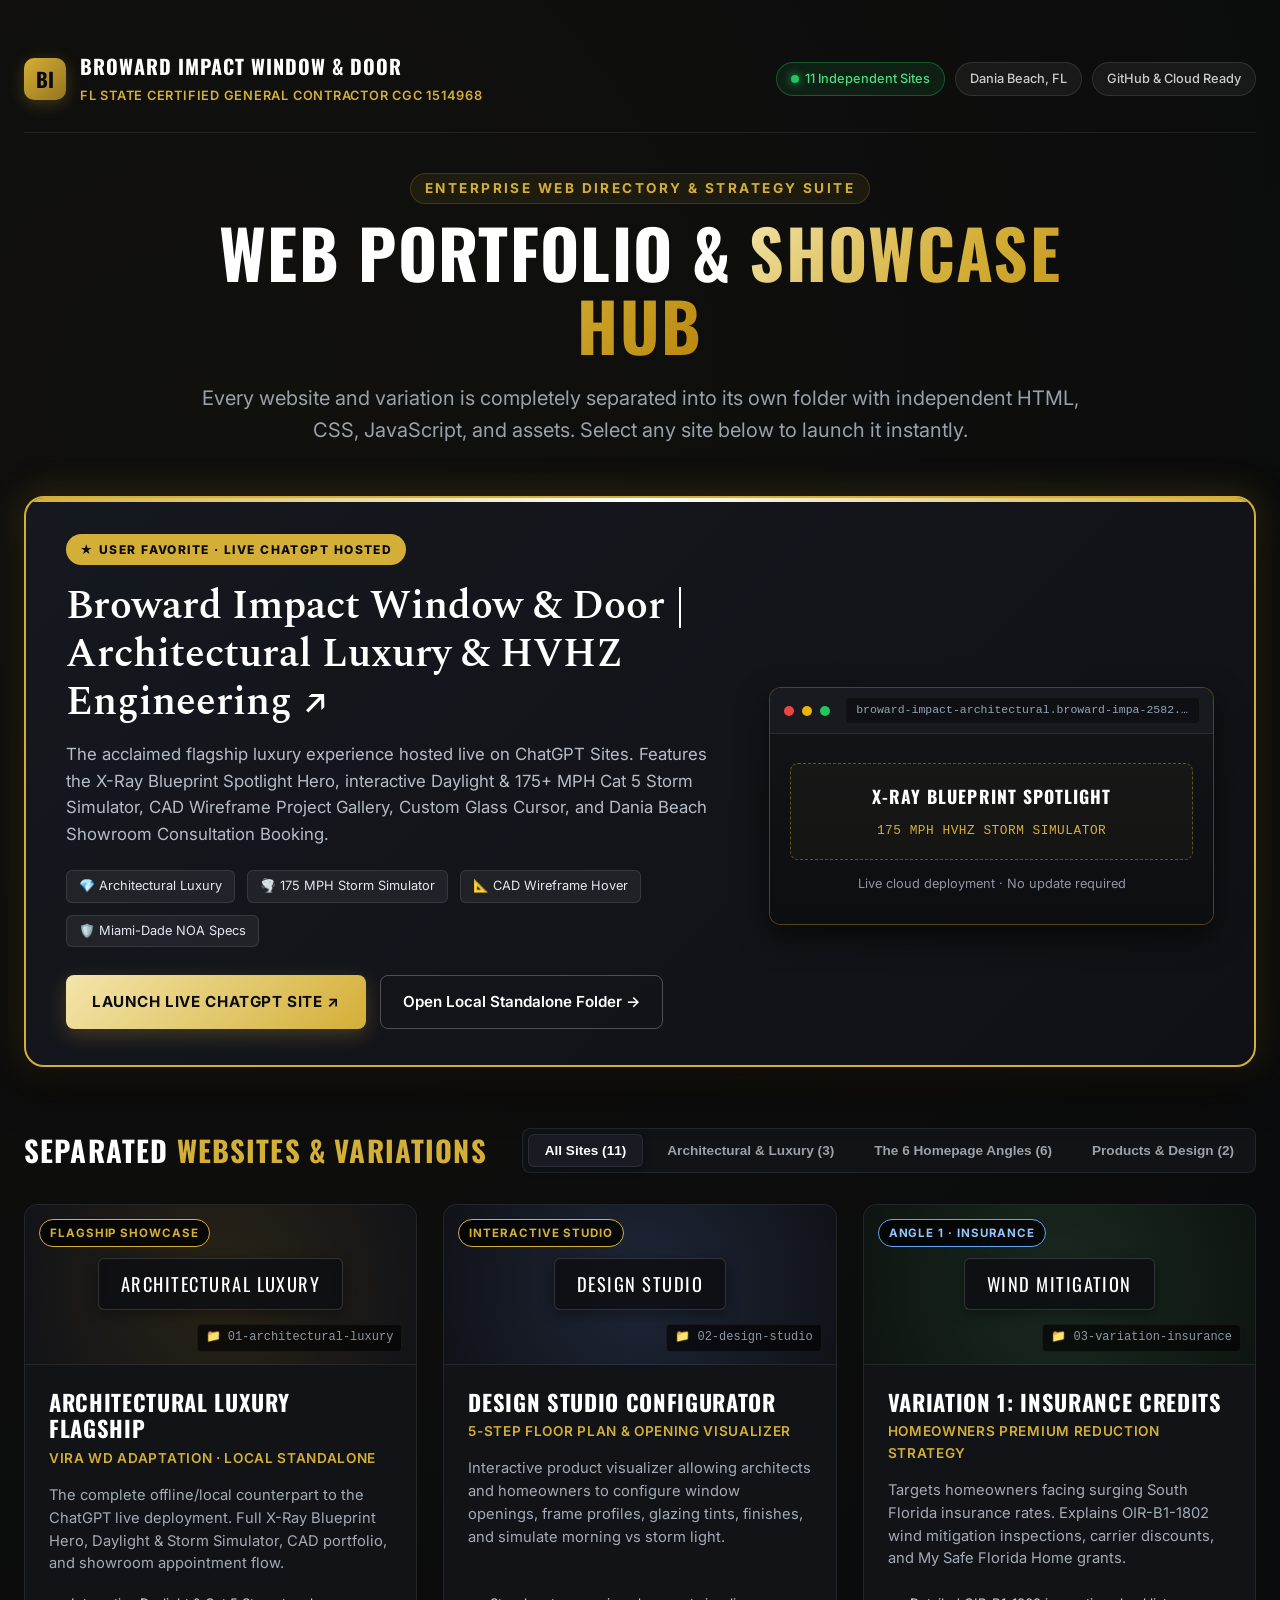
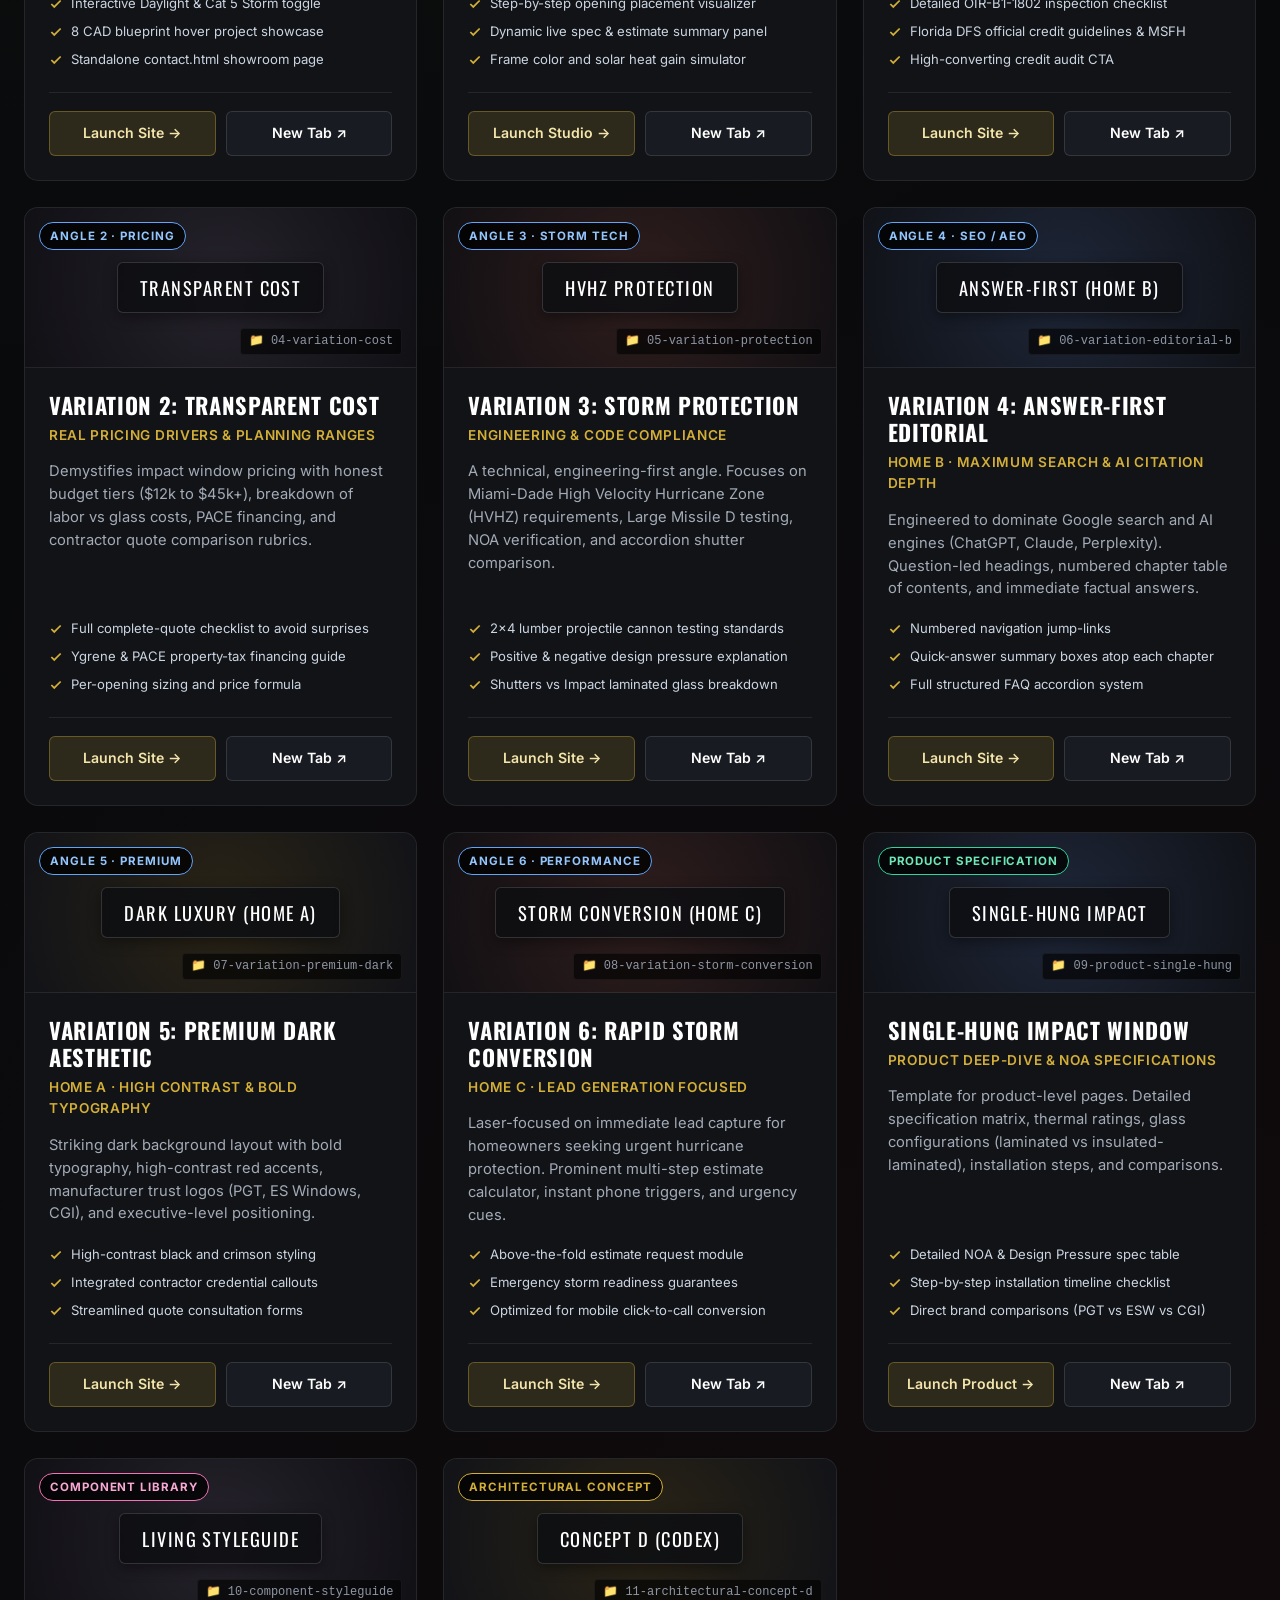
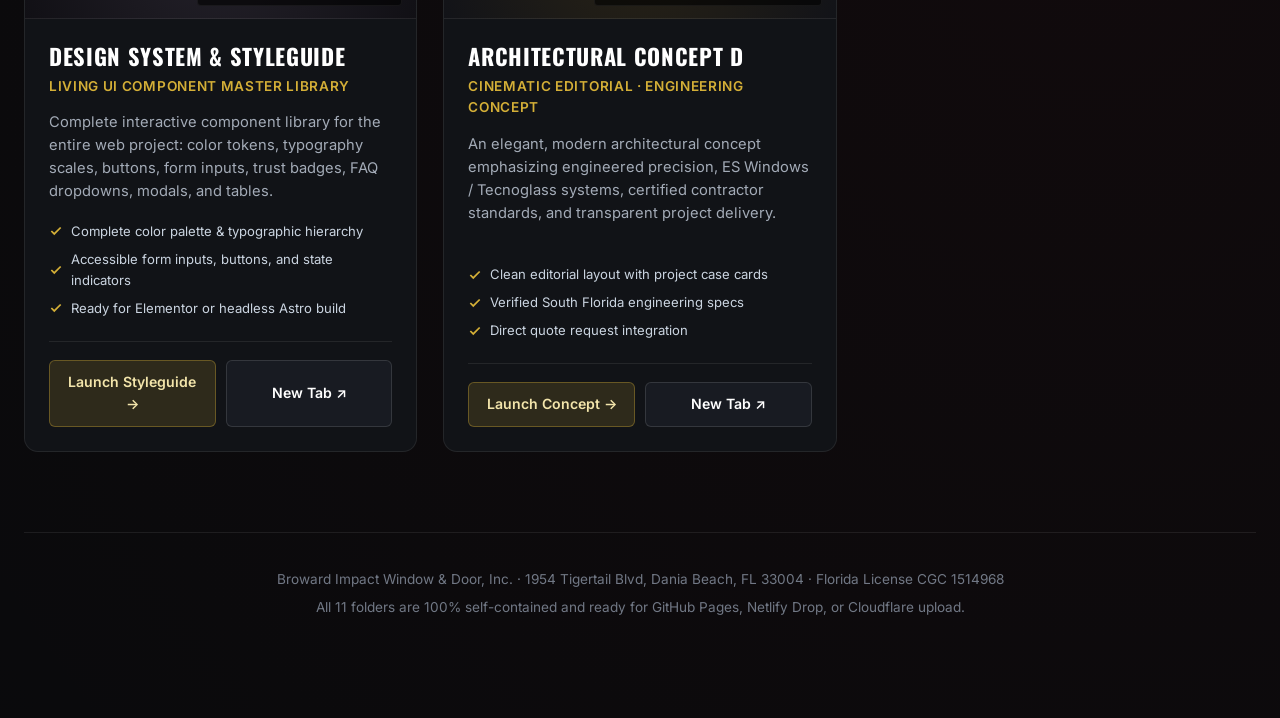
<file: index.html>
<!doctype html>
<html lang="en">
<head>
  <meta charset="utf-8">
  <meta name="viewport" content="width=device-width, initial-scale=1">
  <meta name="robots" content="noindex, nofollow, noarchive">
  <title>Broward Impact | Web Portfolio & Architecture Showcase</title>
  <link rel="preconnect" href="https://fonts.googleapis.com">
  <link rel="preconnect" href="https://fonts.gstatic.com" crossorigin>
  <link href="https://fonts.googleapis.com/css2?family=Cinzel:wght@500;700&family=Inter:wght@300;400;500;600;700&family=Oswald:wght@500;600;700&family=Spectral:ital,wght@0,400;0,600;1,400&display=swap" rel="stylesheet">
  <style>
    :root {
      --bg: #090a0c;
      --surface: #111317;
      --surface-elevated: #181b22;
      --surface-border: rgba(255, 255, 255, 0.08);
      --gold: #d4af37;
      --gold-light: #f3e5ab;
      --gold-glow: rgba(212, 175, 55, 0.25);
      --red: #cb0b15;
      --red-glow: rgba(203, 11, 21, 0.3);
      --text-main: #f4f6f8;
      --text-muted: #9ba1a8;
      --radius-sm: 8px;
      --radius-md: 14px;
      --radius-lg: 20px;
    }

    * { box-sizing: border-box; margin: 0; padding: 0; }
    
    body {
      background: var(--bg);
      color: var(--text-main);
      font-family: 'Inter', -apple-system, BlinkMacSystemFont, 'Segoe UI', Roboto, sans-serif;
      line-height: 1.6;
      min-height: 100vh;
      overflow-x: hidden;
      background-image: 
        radial-gradient(circle at 15% 10%, rgba(212, 175, 55, 0.04) 0%, transparent 45%),
        radial-gradient(circle at 85% 80%, rgba(203, 11, 21, 0.04) 0%, transparent 45%);
    }

    .container {
      max-width: 1320px;
      margin: 0 auto;
      padding: 50px 24px 100px;
    }

    /* Top Brand Bar */
    .brand-bar {
      display: flex;
      justify-content: space-between;
      align-items: center;
      padding-bottom: 24px;
      border-bottom: 1px solid var(--surface-border);
      margin-bottom: 40px;
      flex-wrap: wrap;
      gap: 16px;
    }

    .brand-logo-wrap {
      display: flex;
      align-items: center;
      gap: 14px;
    }

    .brand-mark {
      width: 42px;
      height: 42px;
      background: linear-gradient(135deg, var(--gold), #96741d);
      border-radius: 10px;
      display: flex;
      align-items: center;
      justify-content: center;
      color: #090a0c;
      font-weight: 900;
      font-size: 20px;
      font-family: 'Oswald', sans-serif;
      box-shadow: 0 4px 16px var(--gold-glow);
    }

    .brand-text h3 {
      font-family: 'Oswald', sans-serif;
      font-size: 1.25rem;
      letter-spacing: 0.05em;
      text-transform: uppercase;
      color: #fff;
    }

    .brand-text span {
      font-size: 0.8rem;
      color: var(--gold);
      letter-spacing: 0.06em;
      text-transform: uppercase;
      font-weight: 600;
    }

    .meta-badges {
      display: flex;
      gap: 10px;
      flex-wrap: wrap;
    }

    .badge {
      display: inline-flex;
      align-items: center;
      gap: 6px;
      background: rgba(255, 255, 255, 0.05);
      border: 1px solid rgba(255, 255, 255, 0.1);
      padding: 6px 14px;
      border-radius: 99px;
      font-size: 0.8rem;
      font-weight: 500;
      color: #ccc;
    }

    .badge-live {
      background: rgba(34, 197, 94, 0.1);
      border-color: rgba(34, 197, 94, 0.35);
      color: #4ade80;
    }

    .pulse-dot {
      width: 8px;
      height: 8px;
      border-radius: 50%;
      background: #22c55e;
      box-shadow: 0 0 10px #22c55e;
      animation: pulse 2s infinite;
    }

    @keyframes pulse {
      0%, 100% { opacity: 1; transform: scale(1); }
      50% { opacity: 0.4; transform: scale(0.85); }
    }

    /* Hero Header */
    .hero {
      text-align: center;
      max-width: 900px;
      margin: 0 auto 50px;
    }

    .hero-eyebrow {
      display: inline-block;
      font-size: 0.85rem;
      font-weight: 700;
      letter-spacing: 0.18em;
      text-transform: uppercase;
      color: var(--gold);
      margin-bottom: 12px;
      padding: 4px 14px;
      border-radius: 99px;
      background: rgba(212, 175, 55, 0.08);
      border: 1px solid rgba(212, 175, 55, 0.2);
    }

    .hero h1 {
      font-family: 'Oswald', sans-serif;
      font-size: clamp(2.4rem, 5.5vw, 4.2rem);
      font-weight: 700;
      line-height: 1.08;
      text-transform: uppercase;
      letter-spacing: 0.02em;
      margin-bottom: 20px;
      color: #fff;
    }

    .hero h1 span {
      background: linear-gradient(135deg, var(--gold-light) 0%, var(--gold) 50%, #b8860b 100%);
      -webkit-background-clip: text;
      -webkit-text-fill-color: transparent;
    }

    .hero p {
      font-size: clamp(1.05rem, 1.8vw, 1.25rem);
      color: var(--text-muted);
      line-height: 1.6;
    }

    /* ⭐ FEATURED SHOWCASE BANNER (ChatGPT Favorite) */
    .featured-banner {
      background: linear-gradient(135deg, #16181f 0%, #101116 100%);
      border: 2px solid var(--gold);
      border-radius: var(--radius-lg);
      padding: 36px 40px;
      margin-bottom: 60px;
      box-shadow: 0 16px 48px rgba(0, 0, 0, 0.7), 0 0 35px var(--gold-glow);
      position: relative;
      overflow: hidden;
    }

    .featured-banner::before {
      content: "";
      position: absolute;
      top: 0;
      left: 0;
      width: 100%;
      height: 4px;
      background: linear-gradient(90deg, var(--gold), #ffffff, var(--gold));
    }

    .featured-badge {
      display: inline-flex;
      align-items: center;
      gap: 8px;
      background: var(--gold);
      color: #0b0c0e;
      font-weight: 800;
      font-size: 0.75rem;
      letter-spacing: 0.12em;
      text-transform: uppercase;
      padding: 6px 14px;
      border-radius: 99px;
      margin-bottom: 18px;
    }

    .featured-content {
      display: grid;
      grid-template-columns: 1.2fr 0.8fr;
      gap: 36px;
      align-items: center;
    }

    @media (max-width: 900px) {
      .featured-content { grid-template-columns: 1fr; }
      .featured-banner { padding: 28px 22px; }
    }

    .featured-info h2 {
      font-family: 'Spectral', Georgia, serif;
      font-size: clamp(1.8rem, 3.2vw, 2.5rem);
      font-weight: 600;
      color: #fff;
      line-height: 1.2;
      margin-bottom: 14px;
    }

    .featured-info h2 a {
      color: inherit;
      text-decoration: none;
      transition: color 0.2s;
    }

    .featured-info h2 a:hover {
      color: var(--gold-light);
    }

    .featured-info p {
      color: #b5bcc5;
      font-size: 1.05rem;
      line-height: 1.6;
      margin-bottom: 22px;
    }

    .featured-highlights {
      display: flex;
      flex-wrap: wrap;
      gap: 12px;
      margin-bottom: 28px;
    }

    .feat-chip {
      background: rgba(255, 255, 255, 0.06);
      border: 1px solid rgba(255, 255, 255, 0.1);
      padding: 5px 12px;
      border-radius: 6px;
      font-size: 0.8rem;
      color: #e2e8f0;
      display: flex;
      align-items: center;
      gap: 6px;
    }

    .featured-actions {
      display: flex;
      gap: 14px;
      flex-wrap: wrap;
    }

    .btn-gold {
      display: inline-flex;
      align-items: center;
      gap: 10px;
      background: linear-gradient(135deg, var(--gold-light) 0%, var(--gold) 100%);
      color: #0b0c0e;
      font-weight: 700;
      font-size: 0.95rem;
      letter-spacing: 0.04em;
      text-transform: uppercase;
      padding: 14px 26px;
      border-radius: var(--radius-sm);
      text-decoration: none;
      box-shadow: 0 6px 20px var(--gold-glow);
      transition: all 0.2s ease;
    }

    .btn-gold:hover {
      transform: translateY(-2px);
      box-shadow: 0 8px 28px rgba(212, 175, 55, 0.45);
    }

    .btn-outline {
      display: inline-flex;
      align-items: center;
      gap: 8px;
      background: transparent;
      border: 1px solid rgba(255, 255, 255, 0.25);
      color: #fff;
      font-weight: 600;
      font-size: 0.95rem;
      padding: 14px 22px;
      border-radius: var(--radius-sm);
      text-decoration: none;
      transition: all 0.2s ease;
    }

    .btn-outline:hover {
      border-color: var(--gold);
      background: rgba(212, 175, 55, 0.08);
      color: var(--gold);
    }

    /* Live Preview Screen Graphic */
    .preview-window {
      background: #0b0c0e;
      border: 1px solid rgba(212, 175, 55, 0.35);
      border-radius: 12px;
      overflow: hidden;
      box-shadow: 0 12px 30px rgba(0,0,0,0.6);
    }

    .preview-header {
      background: #181a20;
      padding: 10px 14px;
      display: flex;
      align-items: center;
      gap: 8px;
      border-bottom: 1px solid rgba(255,255,255,0.08);
    }

    .preview-dot {
      width: 10px;
      height: 10px;
      border-radius: 50%;
    }

    .dot-red { background: #ef4444; }
    .dot-yellow { background: #eab308; }
    .dot-green { background: #22c55e; }

    .preview-url {
      margin-left: 8px;
      background: #0f1013;
      border-radius: 4px;
      padding: 3px 10px;
      font-size: 0.72rem;
      color: #94a3b8;
      font-family: monospace;
      white-space: nowrap;
      overflow: hidden;
      text-overflow: ellipsis;
      flex: 1;
    }

    .preview-body {
      padding: 24px 20px;
      background: linear-gradient(180deg, #111317 0%, #0d0e11 100%);
      min-height: 190px;
      display: flex;
      flex-direction: column;
      justify-content: center;
      align-items: center;
      text-align: center;
    }

    .blueprint-mock {
      border: 1px dashed rgba(212, 175, 55, 0.4);
      padding: 18px 24px;
      border-radius: 8px;
      background: rgba(212, 175, 55, 0.03);
      width: 100%;
    }

    .blueprint-mock b {
      font-family: 'Oswald', sans-serif;
      color: #fff;
      font-size: 1.1rem;
      letter-spacing: 0.06em;
      text-transform: uppercase;
      display: block;
      margin-bottom: 6px;
    }

    .blueprint-mock span {
      font-size: 0.8rem;
      color: var(--gold);
      font-family: monospace;
      letter-spacing: 0.04em;
    }

    /* Filter Controls */
    .filter-section {
      display: flex;
      justify-content: space-between;
      align-items: center;
      margin-bottom: 30px;
      flex-wrap: wrap;
      gap: 16px;
    }

    .section-title h2 {
      font-family: 'Oswald', sans-serif;
      font-size: 1.8rem;
      letter-spacing: 0.04em;
      text-transform: uppercase;
      color: #fff;
    }

    .section-title span {
      color: var(--gold);
    }

    .filter-tabs {
      display: flex;
      gap: 8px;
      background: var(--surface);
      padding: 5px;
      border-radius: var(--radius-sm);
      border: 1px solid var(--surface-border);
      flex-wrap: wrap;
    }

    .filter-btn {
      background: transparent;
      border: none;
      color: var(--text-muted);
      font-size: 0.85rem;
      font-weight: 600;
      padding: 8px 16px;
      border-radius: 6px;
      cursor: pointer;
      transition: all 0.2s;
    }

    .filter-btn:hover {
      color: #fff;
    }

    .filter-btn.active {
      background: var(--surface-elevated);
      color: #fff;
      box-shadow: 0 2px 8px rgba(0,0,0,0.4);
      border: 1px solid rgba(255,255,255,0.08);
    }

    /* Cards Grid */
    .showcase-grid {
      display: grid;
      grid-template-columns: repeat(auto-fill, minmax(380px, 1fr));
      gap: 26px;
    }

    @media (max-width: 480px) {
      .showcase-grid { grid-template-columns: 1fr; }
    }

    .site-card {
      background: var(--surface);
      border: 1px solid var(--surface-border);
      border-radius: var(--radius-md);
      overflow: hidden;
      display: flex;
      flex-direction: column;
      transition: all 0.25s cubic-bezier(0.16, 1, 0.3, 1);
      position: relative;
    }

    .site-card:hover {
      transform: translateY(-5px);
      border-color: rgba(212, 175, 55, 0.4);
      box-shadow: 0 16px 36px rgba(0,0,0,0.6);
    }

    .card-visual {
      height: 160px;
      background: #171920;
      position: relative;
      display: flex;
      align-items: center;
      justify-content: center;
      overflow: hidden;
      border-bottom: 1px solid var(--surface-border);
    }

    .card-visual-gradient-1 { background: radial-gradient(circle at 50% 50%, #2a2416 0%, #121318 100%); }
    .card-visual-gradient-2 { background: radial-gradient(circle at 50% 50%, #1e2638 0%, #101217 100%); }
    .card-visual-gradient-3 { background: radial-gradient(circle at 50% 50%, #2f1d1d 0%, #121013 100%); }
    .card-visual-gradient-4 { background: radial-gradient(circle at 50% 50%, #1a2a22 0%, #0e1411 100%); }
    .card-visual-gradient-5 { background: radial-gradient(circle at 50% 50%, #25222b 0%, #111015 100%); }

    .card-mockup-badge {
      font-family: 'Oswald', sans-serif;
      text-transform: uppercase;
      font-size: 1.15rem;
      letter-spacing: 0.08em;
      color: #fff;
      padding: 10px 22px;
      border-radius: 6px;
      border: 1px solid rgba(255, 255, 255, 0.15);
      background: rgba(14, 15, 18, 0.85);
      backdrop-filter: blur(8px);
      box-shadow: 0 4px 14px rgba(0,0,0,0.4);
    }

    .card-tag {
      position: absolute;
      top: 14px;
      left: 14px;
      font-size: 0.72rem;
      font-weight: 700;
      letter-spacing: 0.08em;
      text-transform: uppercase;
      padding: 4px 10px;
      border-radius: 99px;
      background: rgba(0,0,0,0.75);
      backdrop-filter: blur(6px);
      border: 1px solid rgba(255,255,255,0.15);
      color: #fff;
    }

    .tag-architectural { border-color: var(--gold); color: var(--gold); }
    .tag-variation { border-color: #60a5fa; color: #93c5fd; }
    .tag-tool { border-color: #34d399; color: #6ee7b7; }
    .tag-system { border-color: #f472b6; color: #f9a8d4; }

    .card-folder-badge {
      position: absolute;
      bottom: 12px;
      right: 14px;
      font-family: monospace;
      font-size: 0.75rem;
      color: #8e96a4;
      background: rgba(0,0,0,0.6);
      padding: 3px 8px;
      border-radius: 4px;
      border: 1px solid rgba(255,255,255,0.06);
    }

    .card-body {
      padding: 24px;
      display: flex;
      flex-direction: column;
      flex: 1;
    }

    .card-title {
      font-family: 'Oswald', sans-serif;
      font-size: 1.4rem;
      letter-spacing: 0.03em;
      text-transform: uppercase;
      color: #fff;
      margin-bottom: 6px;
      line-height: 1.2;
    }

    .card-subtitle {
      font-size: 0.85rem;
      color: var(--gold);
      font-weight: 600;
      margin-bottom: 14px;
      text-transform: uppercase;
      letter-spacing: 0.05em;
    }

    .card-desc {
      color: #a3abb7;
      font-size: 0.92rem;
      line-height: 1.55;
      margin-bottom: 18px;
      flex: 1;
    }

    .card-features {
      list-style: none;
      margin-bottom: 22px;
      display: flex;
      flex-direction: column;
      gap: 7px;
    }

    .card-features li {
      font-size: 0.82rem;
      color: #cbd5e1;
      display: flex;
      align-items: center;
      gap: 8px;
    }

    .card-features li svg {
      color: var(--gold);
      flex-shrink: 0;
    }

    .card-footer {
      display: flex;
      gap: 10px;
      margin-top: auto;
      padding-top: 18px;
      border-top: 1px solid var(--surface-border);
    }

    .card-btn {
      flex: 1;
      background: var(--surface-elevated);
      border: 1px solid rgba(255, 255, 255, 0.12);
      color: #fff;
      font-size: 0.88rem;
      font-weight: 600;
      text-align: center;
      padding: 10px 14px;
      border-radius: 6px;
      text-decoration: none;
      display: inline-flex;
      align-items: center;
      justify-content: center;
      gap: 6px;
      transition: all 0.2s;
    }

    .card-btn:hover {
      background: #242933;
      border-color: var(--gold);
      color: var(--gold);
    }

    .card-btn-primary {
      background: rgba(212, 175, 55, 0.15);
      border-color: rgba(212, 175, 55, 0.35);
      color: var(--gold-light);
    }

    .card-btn-primary:hover {
      background: var(--gold);
      color: #090a0c;
      border-color: var(--gold);
    }

    /* Footer info */
    .showcase-footer {
      margin-top: 80px;
      padding-top: 36px;
      border-top: 1px solid var(--surface-border);
      text-align: center;
      color: #717885;
      font-size: 0.85rem;
    }

    .showcase-footer a {
      color: var(--gold);
      text-decoration: none;
    }

    .showcase-footer a:hover {
      text-decoration: underline;
    }
  </style>
</head>
<body>

  <div class="container">
    
    <!-- Top Brand Bar -->
    <header class="brand-bar">
      <div class="brand-logo-wrap">
        <div class="brand-mark">BI</div>
        <div class="brand-text">
          <h3>Broward Impact Window &amp; Door</h3>
          <span>FL State Certified General Contractor CGC 1514968</span>
        </div>
      </div>
      <div class="meta-badges">
        <div class="badge badge-live">
          <div class="pulse-dot"></div>
          <span>11 Independent Sites</span>
        </div>
        <div class="badge">
          <span>Dania Beach, FL</span>
        </div>
        <div class="badge">
          <span>GitHub &amp; Cloud Ready</span>
        </div>
      </div>
    </header>

    <!-- Hero Header -->
    <section class="hero">
      <span class="hero-eyebrow">Enterprise Web Directory &amp; Strategy Suite</span>
      <h1>Web Portfolio &amp; <span>Showcase Hub</span></h1>
      <p>Every website and variation is completely separated into its own folder with independent HTML, CSS, JavaScript, and assets. Select any site below to launch it instantly.</p>
    </section>

    <!-- ⭐ FEATURED SHOWCASE BANNER (ChatGPT Favorite) -->
    <section class="featured-banner">
      <div class="featured-badge">★ USER FAVORITE · LIVE CHATGPT HOSTED</div>
      <div class="featured-content">
        <div class="featured-info">
          <h2>
            <a href="https://broward-impact-architectural.broward-impa-2582.chatgpt.site/home-architectural" target="_blank" rel="noopener">
              Broward Impact Window &amp; Door | Architectural Luxury &amp; HVHZ Engineering ↗
            </a>
          </h2>
          <p>
            The acclaimed flagship luxury experience hosted live on ChatGPT Sites. Features the X-Ray Blueprint Spotlight Hero, interactive Daylight &amp; 175+ MPH Cat 5 Storm Simulator, CAD Wireframe Project Gallery, Custom Glass Cursor, and Dania Beach Showroom Consultation Booking.
          </p>
          <div class="featured-highlights">
            <span class="feat-chip">💎 Architectural Luxury</span>
            <span class="feat-chip">🌪️ 175 MPH Storm Simulator</span>
            <span class="feat-chip">📐 CAD Wireframe Hover</span>
            <span class="feat-chip">🛡️ Miami-Dade NOA Specs</span>
          </div>
          <div class="featured-actions">
            <a href="https://broward-impact-architectural.broward-impa-2582.chatgpt.site/home-architectural" target="_blank" rel="noopener" class="btn-gold">
              Launch Live ChatGPT Site ↗
            </a>
            <a href="./01-architectural-luxury/index.html" class="btn-outline">
              Open Local Standalone Folder →
            </a>
          </div>
        </div>

        <div class="preview-window">
          <div class="preview-header">
            <div class="preview-dot dot-red"></div>
            <div class="preview-dot dot-yellow"></div>
            <div class="preview-dot dot-green"></div>
            <div class="preview-url">broward-impact-architectural.broward-impa-2582.chatgpt.site</div>
          </div>
          <div class="preview-body">
            <div class="blueprint-mock">
              <b>X-RAY BLUEPRINT SPOTLIGHT</b>
              <span>175 MPH HVHZ STORM SIMULATOR</span>
            </div>
            <p style="margin-top:14px; font-size:0.8rem; color:#8e96a4;">
              Live cloud deployment · No update required
            </p>
          </div>
        </div>
      </div>
    </section>

    <!-- Filter Section -->
    <div class="filter-section">
      <div class="section-title">
        <h2>Separated <span>Websites &amp; Variations</span></h2>
      </div>
      <div class="filter-tabs">
        <button class="filter-btn active" onclick="filterCards('all')">All Sites (11)</button>
        <button class="filter-btn" onclick="filterCards('architectural')">Architectural &amp; Luxury (3)</button>
        <button class="filter-btn" onclick="filterCards('variation')">The 6 Homepage Angles (6)</button>
        <button class="filter-btn" onclick="filterCards('tools')">Products &amp; Design (2)</button>
      </div>
    </div>

    <!-- Cards Grid -->
    <div class="showcase-grid" id="showcaseGrid">

      <!-- 1. Architectural Luxury Local -->
      <div class="site-card" data-category="architectural">
        <div class="card-visual card-visual-gradient-1">
          <div class="card-tag tag-architectural">Flagship Showcase</div>
          <div class="card-mockup-badge">ARCHITECTURAL LUXURY</div>
          <div class="card-folder-badge">📁 01-architectural-luxury</div>
        </div>
        <div class="card-body">
          <h3 class="card-title">Architectural Luxury Flagship</h3>
          <div class="card-subtitle">Vira WD Adaptation &middot; Local Standalone</div>
          <p class="card-desc">The complete offline/local counterpart to the ChatGPT live deployment. Full X-Ray Blueprint Hero, Daylight &amp; Storm Simulator, CAD portfolio, and showroom appointment flow.</p>
          <ul class="card-features">
            <li><svg width="14" height="14" viewBox="0 0 24 24" fill="none" stroke="currentColor" stroke-width="3"><polyline points="20 6 9 17 4 12"/></svg> Interactive Daylight &amp; Cat 5 Storm toggle</li>
            <li><svg width="14" height="14" viewBox="0 0 24 24" fill="none" stroke="currentColor" stroke-width="3"><polyline points="20 6 9 17 4 12"/></svg> 8 CAD blueprint hover project showcase</li>
            <li><svg width="14" height="14" viewBox="0 0 24 24" fill="none" stroke="currentColor" stroke-width="3"><polyline points="20 6 9 17 4 12"/></svg> Standalone contact.html showroom page</li>
          </ul>
          <div class="card-footer">
            <a href="./01-architectural-luxury/index.html" class="card-btn card-btn-primary">Launch Site →</a>
            <a href="./01-architectural-luxury/index.html" target="_blank" rel="noopener" class="card-btn">New Tab ↗</a>
          </div>
        </div>
      </div>

      <!-- 2. Interactive Design Studio -->
      <div class="site-card" data-category="architectural">
        <div class="card-visual card-visual-gradient-2">
          <div class="card-tag tag-architectural">Interactive Studio</div>
          <div class="card-mockup-badge">DESIGN STUDIO</div>
          <div class="card-folder-badge">📁 02-design-studio</div>
        </div>
        <div class="card-body">
          <h3 class="card-title">Design Studio Configurator</h3>
          <div class="card-subtitle">5-Step Floor Plan &amp; Opening Visualizer</div>
          <p class="card-desc">Interactive product visualizer allowing architects and homeowners to configure window openings, frame profiles, glazing tints, finishes, and simulate morning vs storm light.</p>
          <ul class="card-features">
            <li><svg width="14" height="14" viewBox="0 0 24 24" fill="none" stroke="currentColor" stroke-width="3"><polyline points="20 6 9 17 4 12"/></svg> Step-by-step opening placement visualizer</li>
            <li><svg width="14" height="14" viewBox="0 0 24 24" fill="none" stroke="currentColor" stroke-width="3"><polyline points="20 6 9 17 4 12"/></svg> Dynamic live spec &amp; estimate summary panel</li>
            <li><svg width="14" height="14" viewBox="0 0 24 24" fill="none" stroke="currentColor" stroke-width="3"><polyline points="20 6 9 17 4 12"/></svg> Frame color and solar heat gain simulator</li>
          </ul>
          <div class="card-footer">
            <a href="./02-design-studio/index.html" class="card-btn card-btn-primary">Launch Studio →</a>
            <a href="./02-design-studio/index.html" target="_blank" rel="noopener" class="card-btn">New Tab ↗</a>
          </div>
        </div>
      </div>

      <!-- 3. Variation 1: Insurance Angle -->
      <div class="site-card" data-category="variation">
        <div class="card-visual card-visual-gradient-4">
          <div class="card-tag tag-variation">Angle 1 &middot; Insurance</div>
          <div class="card-mockup-badge">WIND MITIGATION</div>
          <div class="card-folder-badge">📁 03-variation-insurance</div>
        </div>
        <div class="card-body">
          <h3 class="card-title">Variation 1: Insurance Credits</h3>
          <div class="card-subtitle">Homeowners Premium Reduction Strategy</div>
          <p class="card-desc">Targets homeowners facing surging South Florida insurance rates. Explains OIR-B1-1802 wind mitigation inspections, carrier discounts, and My Safe Florida Home grants.</p>
          <ul class="card-features">
            <li><svg width="14" height="14" viewBox="0 0 24 24" fill="none" stroke="currentColor" stroke-width="3"><polyline points="20 6 9 17 4 12"/></svg> Detailed OIR-B1-1802 inspection checklist</li>
            <li><svg width="14" height="14" viewBox="0 0 24 24" fill="none" stroke="currentColor" stroke-width="3"><polyline points="20 6 9 17 4 12"/></svg> Florida DFS official credit guidelines &amp; MSFH</li>
            <li><svg width="14" height="14" viewBox="0 0 24 24" fill="none" stroke="currentColor" stroke-width="3"><polyline points="20 6 9 17 4 12"/></svg> High-converting credit audit CTA</li>
          </ul>
          <div class="card-footer">
            <a href="./03-variation-insurance/index.html" class="card-btn card-btn-primary">Launch Site →</a>
            <a href="./03-variation-insurance/index.html" target="_blank" rel="noopener" class="card-btn">New Tab ↗</a>
          </div>
        </div>
      </div>

      <!-- 4. Variation 2: Cost Angle -->
      <div class="site-card" data-category="variation">
        <div class="card-visual card-visual-gradient-5">
          <div class="card-tag tag-variation">Angle 2 &middot; Pricing</div>
          <div class="card-mockup-badge">TRANSPARENT COST</div>
          <div class="card-folder-badge">📁 04-variation-cost</div>
        </div>
        <div class="card-body">
          <h3 class="card-title">Variation 2: Transparent Cost</h3>
          <div class="card-subtitle">Real Pricing Drivers &amp; Planning Ranges</div>
          <p class="card-desc">Demystifies impact window pricing with honest budget tiers ($12k to $45k+), breakdown of labor vs glass costs, PACE financing, and contractor quote comparison rubrics.</p>
          <ul class="card-features">
            <li><svg width="14" height="14" viewBox="0 0 24 24" fill="none" stroke="currentColor" stroke-width="3"><polyline points="20 6 9 17 4 12"/></svg> Full complete-quote checklist to avoid surprises</li>
            <li><svg width="14" height="14" viewBox="0 0 24 24" fill="none" stroke="currentColor" stroke-width="3"><polyline points="20 6 9 17 4 12"/></svg> Ygrene &amp; PACE property-tax financing guide</li>
            <li><svg width="14" height="14" viewBox="0 0 24 24" fill="none" stroke="currentColor" stroke-width="3"><polyline points="20 6 9 17 4 12"/></svg> Per-opening sizing and price formula</li>
          </ul>
          <div class="card-footer">
            <a href="./04-variation-cost/index.html" class="card-btn card-btn-primary">Launch Site →</a>
            <a href="./04-variation-cost/index.html" target="_blank" rel="noopener" class="card-btn">New Tab ↗</a>
          </div>
        </div>
      </div>

      <!-- 5. Variation 3: Protection Angle -->
      <div class="site-card" data-category="variation">
        <div class="card-visual card-visual-gradient-3">
          <div class="card-tag tag-variation">Angle 3 &middot; Storm Tech</div>
          <div class="card-mockup-badge">HVHZ PROTECTION</div>
          <div class="card-folder-badge">📁 05-variation-protection</div>
        </div>
        <div class="card-body">
          <h3 class="card-title">Variation 3: Storm Protection</h3>
          <div class="card-subtitle">Engineering &amp; Code Compliance</div>
          <p class="card-desc">A technical, engineering-first angle. Focuses on Miami-Dade High Velocity Hurricane Zone (HVHZ) requirements, Large Missile D testing, NOA verification, and accordion shutter comparison.</p>
          <ul class="card-features">
            <li><svg width="14" height="14" viewBox="0 0 24 24" fill="none" stroke="currentColor" stroke-width="3"><polyline points="20 6 9 17 4 12"/></svg> 2x4 lumber projectile cannon testing standards</li>
            <li><svg width="14" height="14" viewBox="0 0 24 24" fill="none" stroke="currentColor" stroke-width="3"><polyline points="20 6 9 17 4 12"/></svg> Positive &amp; negative design pressure explanation</li>
            <li><svg width="14" height="14" viewBox="0 0 24 24" fill="none" stroke="currentColor" stroke-width="3"><polyline points="20 6 9 17 4 12"/></svg> Shutters vs Impact laminated glass breakdown</li>
          </ul>
          <div class="card-footer">
            <a href="./05-variation-protection/index.html" class="card-btn card-btn-primary">Launch Site →</a>
            <a href="./05-variation-protection/index.html" target="_blank" rel="noopener" class="card-btn">New Tab ↗</a>
          </div>
        </div>
      </div>

      <!-- 6. Variation 4: Answer-First Editorial (Home B) -->
      <div class="site-card" data-category="variation">
        <div class="card-visual card-visual-gradient-2">
          <div class="card-tag tag-variation">Angle 4 &middot; SEO / AEO</div>
          <div class="card-mockup-badge">ANSWER-FIRST (HOME B)</div>
          <div class="card-folder-badge">📁 06-variation-editorial-b</div>
        </div>
        <div class="card-body">
          <h3 class="card-title">Variation 4: Answer-First Editorial</h3>
          <div class="card-subtitle">Home B &middot; Maximum Search &amp; AI Citation Depth</div>
          <p class="card-desc">Engineered to dominate Google search and AI engines (ChatGPT, Claude, Perplexity). Question-led headings, numbered chapter table of contents, and immediate factual answers.</p>
          <ul class="card-features">
            <li><svg width="14" height="14" viewBox="0 0 24 24" fill="none" stroke="currentColor" stroke-width="3"><polyline points="20 6 9 17 4 12"/></svg> Numbered navigation jump-links</li>
            <li><svg width="14" height="14" viewBox="0 0 24 24" fill="none" stroke="currentColor" stroke-width="3"><polyline points="20 6 9 17 4 12"/></svg> Quick-answer summary boxes atop each chapter</li>
            <li><svg width="14" height="14" viewBox="0 0 24 24" fill="none" stroke="currentColor" stroke-width="3"><polyline points="20 6 9 17 4 12"/></svg> Full structured FAQ accordion system</li>
          </ul>
          <div class="card-footer">
            <a href="./06-variation-editorial-b/index.html" class="card-btn card-btn-primary">Launch Site →</a>
            <a href="./06-variation-editorial-b/index.html" target="_blank" rel="noopener" class="card-btn">New Tab ↗</a>
          </div>
        </div>
      </div>

      <!-- 7. Variation 5: Premium Dark (Home A) -->
      <div class="site-card" data-category="variation">
        <div class="card-visual card-visual-gradient-1">
          <div class="card-tag tag-variation">Angle 5 &middot; Premium</div>
          <div class="card-mockup-badge">DARK LUXURY (HOME A)</div>
          <div class="card-folder-badge">📁 07-variation-premium-dark</div>
        </div>
        <div class="card-body">
          <h3 class="card-title">Variation 5: Premium Dark Aesthetic</h3>
          <div class="card-subtitle">Home A &middot; High Contrast &amp; Bold Typography</div>
          <p class="card-desc">Striking dark background layout with bold typography, high-contrast red accents, manufacturer trust logos (PGT, ES Windows, CGI), and executive-level positioning.</p>
          <ul class="card-features">
            <li><svg width="14" height="14" viewBox="0 0 24 24" fill="none" stroke="currentColor" stroke-width="3"><polyline points="20 6 9 17 4 12"/></svg> High-contrast black and crimson styling</li>
            <li><svg width="14" height="14" viewBox="0 0 24 24" fill="none" stroke="currentColor" stroke-width="3"><polyline points="20 6 9 17 4 12"/></svg> Integrated contractor credential callouts</li>
            <li><svg width="14" height="14" viewBox="0 0 24 24" fill="none" stroke="currentColor" stroke-width="3"><polyline points="20 6 9 17 4 12"/></svg> Streamlined quote consultation forms</li>
          </ul>
          <div class="card-footer">
            <a href="./07-variation-premium-dark/index.html" class="card-btn card-btn-primary">Launch Site →</a>
            <a href="./07-variation-premium-dark/index.html" target="_blank" rel="noopener" class="card-btn">New Tab ↗</a>
          </div>
        </div>
      </div>

      <!-- 8. Variation 6: Storm Conversion (Home C) -->
      <div class="site-card" data-category="variation">
        <div class="card-visual card-visual-gradient-3">
          <div class="card-tag tag-variation">Angle 6 &middot; Performance</div>
          <div class="card-mockup-badge">STORM CONVERSION (HOME C)</div>
          <div class="card-folder-badge">📁 08-variation-storm-conversion</div>
        </div>
        <div class="card-body">
          <h3 class="card-title">Variation 6: Rapid Storm Conversion</h3>
          <div class="card-subtitle">Home C &middot; Lead Generation Focused</div>
          <p class="card-desc">Laser-focused on immediate lead capture for homeowners seeking urgent hurricane protection. Prominent multi-step estimate calculator, instant phone triggers, and urgency cues.</p>
          <ul class="card-features">
            <li><svg width="14" height="14" viewBox="0 0 24 24" fill="none" stroke="currentColor" stroke-width="3"><polyline points="20 6 9 17 4 12"/></svg> Above-the-fold estimate request module</li>
            <li><svg width="14" height="14" viewBox="0 0 24 24" fill="none" stroke="currentColor" stroke-width="3"><polyline points="20 6 9 17 4 12"/></svg> Emergency storm readiness guarantees</li>
            <li><svg width="14" height="14" viewBox="0 0 24 24" fill="none" stroke="currentColor" stroke-width="3"><polyline points="20 6 9 17 4 12"/></svg> Optimized for mobile click-to-call conversion</li>
          </ul>
          <div class="card-footer">
            <a href="./08-variation-storm-conversion/index.html" class="card-btn card-btn-primary">Launch Site →</a>
            <a href="./08-variation-storm-conversion/index.html" target="_blank" rel="noopener" class="card-btn">New Tab ↗</a>
          </div>
        </div>
      </div>

      <!-- 9. Product Deep Dive -->
      <div class="site-card" data-category="tools">
        <div class="card-visual card-visual-gradient-2">
          <div class="card-tag tag-tool">Product Specification</div>
          <div class="card-mockup-badge">SINGLE-HUNG IMPACT</div>
          <div class="card-folder-badge">📁 09-product-single-hung</div>
        </div>
        <div class="card-body">
          <h3 class="card-title">Single-Hung Impact Window</h3>
          <div class="card-subtitle">Product Deep-Dive &amp; NOA Specifications</div>
          <p class="card-desc">Template for product-level pages. Detailed specification matrix, thermal ratings, glass configurations (laminated vs insulated-laminated), installation steps, and comparisons.</p>
          <ul class="card-features">
            <li><svg width="14" height="14" viewBox="0 0 24 24" fill="none" stroke="currentColor" stroke-width="3"><polyline points="20 6 9 17 4 12"/></svg> Detailed NOA &amp; Design Pressure spec table</li>
            <li><svg width="14" height="14" viewBox="0 0 24 24" fill="none" stroke="currentColor" stroke-width="3"><polyline points="20 6 9 17 4 12"/></svg> Step-by-step installation timeline checklist</li>
            <li><svg width="14" height="14" viewBox="0 0 24 24" fill="none" stroke="currentColor" stroke-width="3"><polyline points="20 6 9 17 4 12"/></svg> Direct brand comparisons (PGT vs ESW vs CGI)</li>
          </ul>
          <div class="card-footer">
            <a href="./09-product-single-hung/index.html" class="card-btn card-btn-primary">Launch Product →</a>
            <a href="./09-product-single-hung/index.html" target="_blank" rel="noopener" class="card-btn">New Tab ↗</a>
          </div>
        </div>
      </div>

      <!-- 10. Design System Styleguide -->
      <div class="site-card" data-category="tools">
        <div class="card-visual card-visual-gradient-5">
          <div class="card-tag tag-system">Component Library</div>
          <div class="card-mockup-badge">LIVING STYLEGUIDE</div>
          <div class="card-folder-badge">📁 10-component-styleguide</div>
        </div>
        <div class="card-body">
          <h3 class="card-title">Design System &amp; Styleguide</h3>
          <div class="card-subtitle">Living UI Component Master Library</div>
          <p class="card-desc">Complete interactive component library for the entire web project: color tokens, typography scales, buttons, form inputs, trust badges, FAQ dropdowns, modals, and tables.</p>
          <ul class="card-features">
            <li><svg width="14" height="14" viewBox="0 0 24 24" fill="none" stroke="currentColor" stroke-width="3"><polyline points="20 6 9 17 4 12"/></svg> Complete color palette &amp; typographic hierarchy</li>
            <li><svg width="14" height="14" viewBox="0 0 24 24" fill="none" stroke="currentColor" stroke-width="3"><polyline points="20 6 9 17 4 12"/></svg> Accessible form inputs, buttons, and state indicators</li>
            <li><svg width="14" height="14" viewBox="0 0 24 24" fill="none" stroke="currentColor" stroke-width="3"><polyline points="20 6 9 17 4 12"/></svg> Ready for Elementor or headless Astro build</li>
          </ul>
          <div class="card-footer">
            <a href="./10-component-styleguide/index.html" class="card-btn card-btn-primary">Launch Styleguide →</a>
            <a href="./10-component-styleguide/index.html" target="_blank" rel="noopener" class="card-btn">New Tab ↗</a>
          </div>
        </div>
      </div>

      <!-- 11. Codex Concept D -->
      <div class="site-card" data-category="architectural">
        <div class="card-visual card-visual-gradient-1">
          <div class="card-tag tag-architectural">Architectural Concept</div>
          <div class="card-mockup-badge">CONCEPT D (CODEX)</div>
          <div class="card-folder-badge">📁 11-architectural-concept-d</div>
        </div>
        <div class="card-body">
          <h3 class="card-title">Architectural Concept D</h3>
          <div class="card-subtitle">Cinematic Editorial &middot; Engineering Concept</div>
          <p class="card-desc">An elegant, modern architectural concept emphasizing engineered precision, ES Windows / Tecnoglass systems, certified contractor standards, and transparent project delivery.</p>
          <ul class="card-features">
            <li><svg width="14" height="14" viewBox="0 0 24 24" fill="none" stroke="currentColor" stroke-width="3"><polyline points="20 6 9 17 4 12"/></svg> Clean editorial layout with project case cards</li>
            <li><svg width="14" height="14" viewBox="0 0 24 24" fill="none" stroke="currentColor" stroke-width="3"><polyline points="20 6 9 17 4 12"/></svg> Verified South Florida engineering specs</li>
            <li><svg width="14" height="14" viewBox="0 0 24 24" fill="none" stroke="currentColor" stroke-width="3"><polyline points="20 6 9 17 4 12"/></svg> Direct quote request integration</li>
          </ul>
          <div class="card-footer">
            <a href="./11-architectural-concept-d/index.html" class="card-btn card-btn-primary">Launch Concept →</a>
            <a href="./11-architectural-concept-d/index.html" target="_blank" rel="noopener" class="card-btn">New Tab ↗</a>
          </div>
        </div>
      </div>

    </div>

    <!-- Footer info -->
    <footer class="showcase-footer">
      <p>Broward Impact Window &amp; Door, Inc. &middot; 1954 Tigertail Blvd, Dania Beach, FL 33004 &middot; Florida License CGC 1514968</p>
      <p style="margin-top:6px;">All 11 folders are 100% self-contained and ready for GitHub Pages, Netlify Drop, or Cloudflare upload.</p>
    </footer>

  </div>

  <script>
    function filterCards(category) {
      // Update buttons
      const buttons = document.querySelectorAll('.filter-btn');
      buttons.forEach(btn => btn.classList.remove('active'));
      event.target.classList.add('active');

      // Filter cards
      const cards = document.querySelectorAll('.site-card');
      cards.forEach(card => {
        if (category === 'all' || card.getAttribute('data-category') === category) {
          card.style.display = 'flex';
        } else {
          card.style.display = 'none';
        }
      });
    }
  </script>
</body>
</html>
</file>
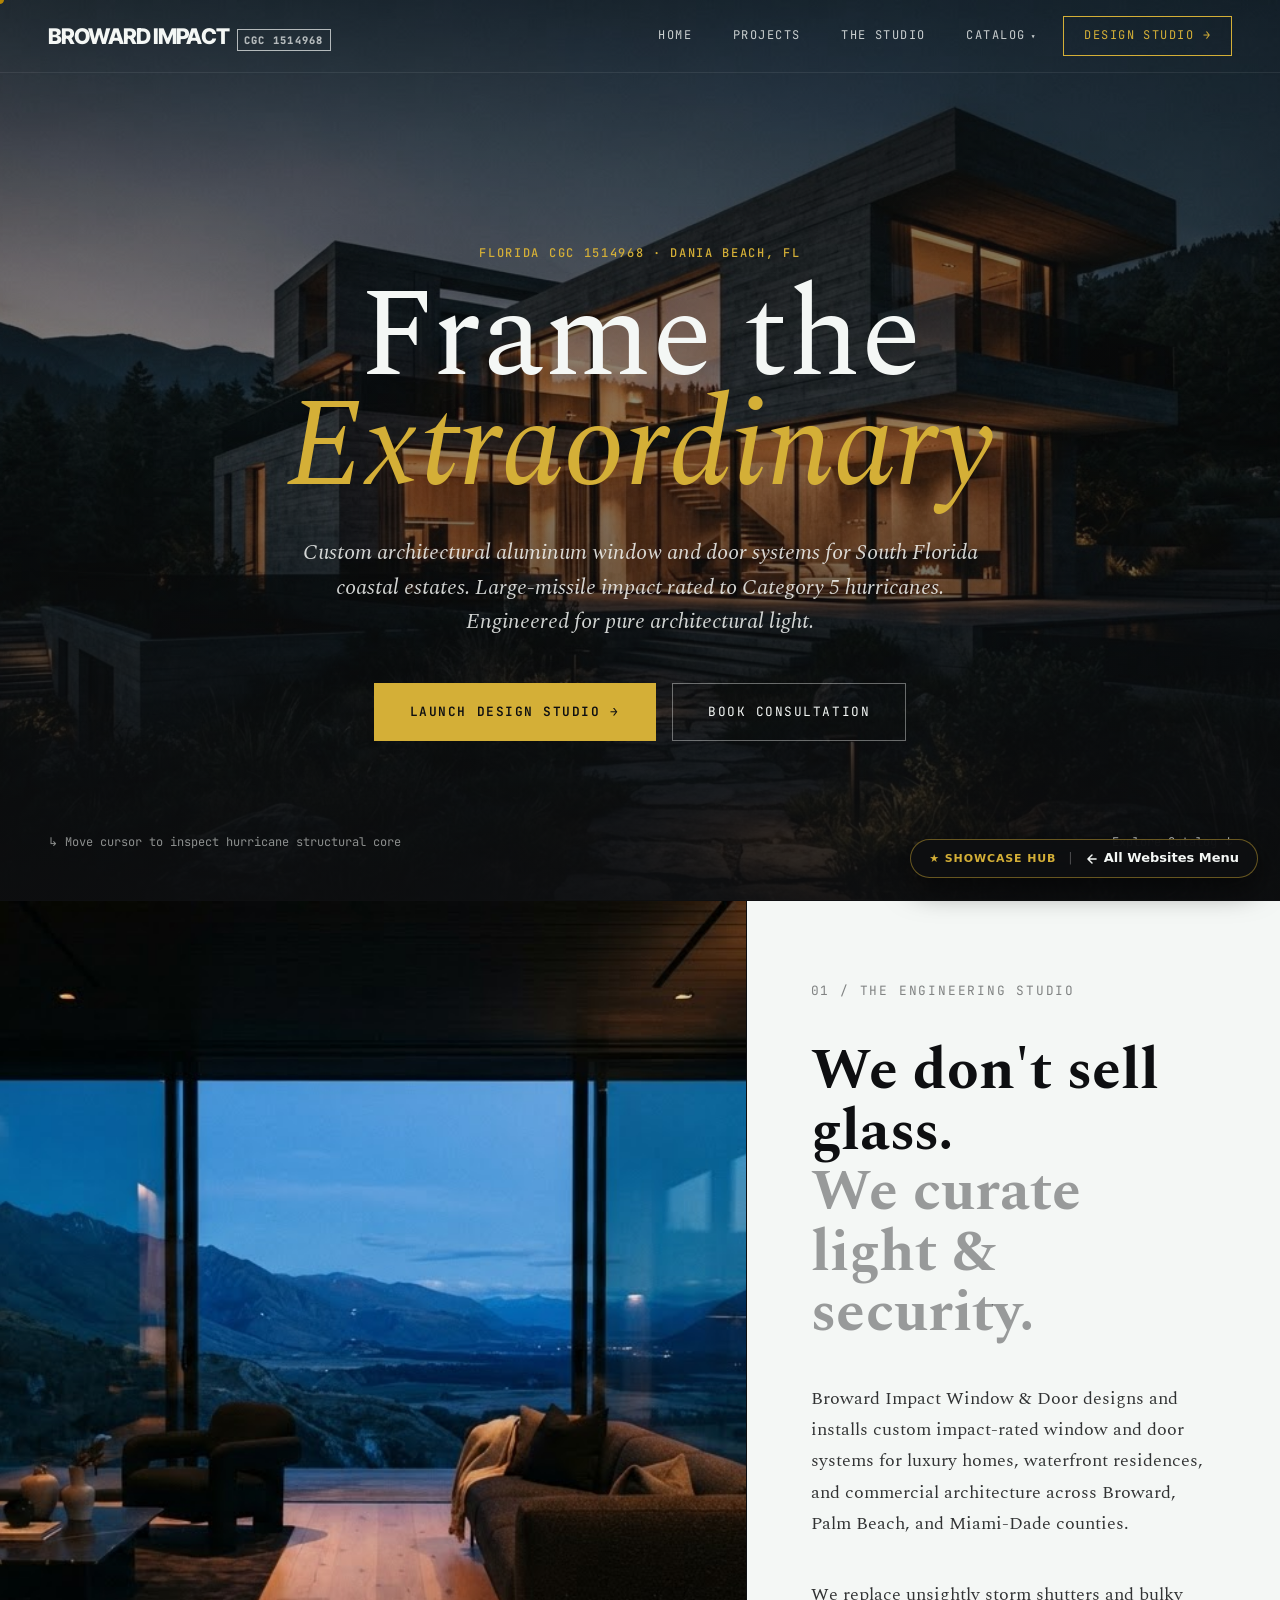
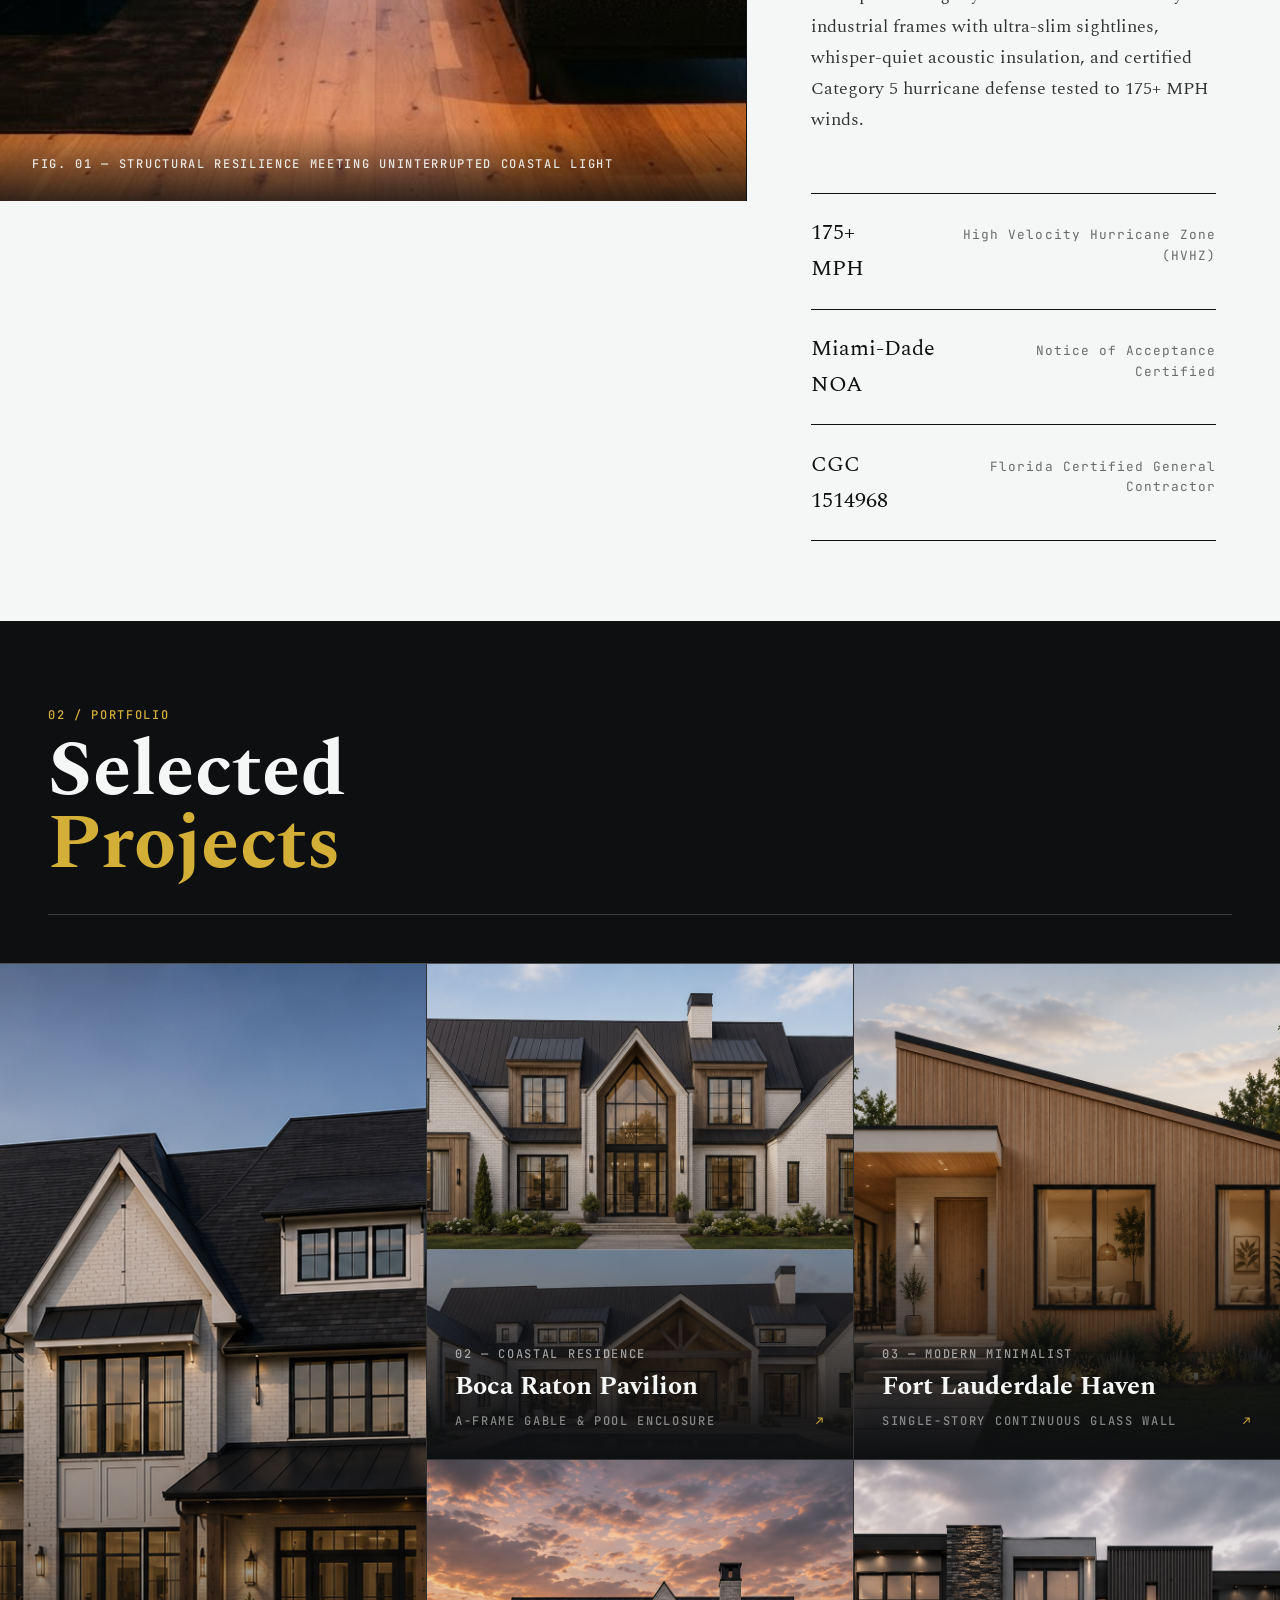
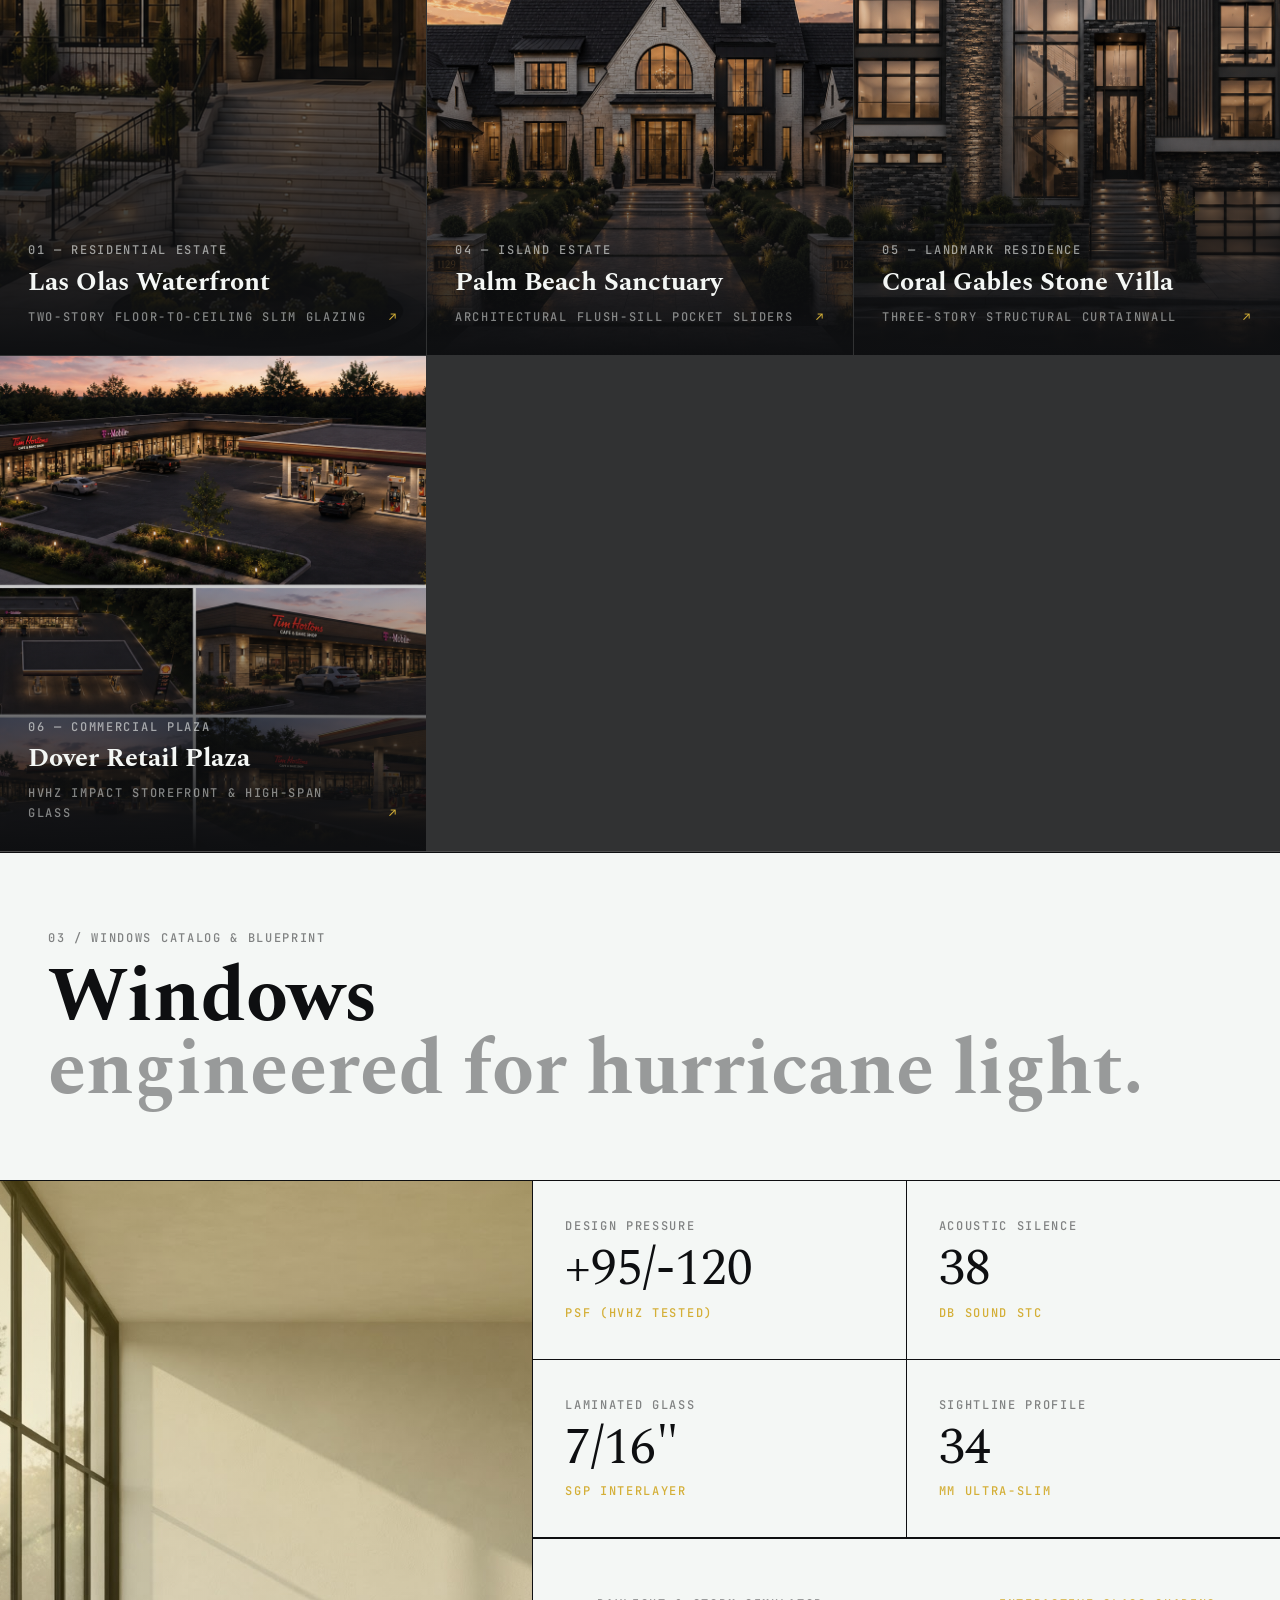
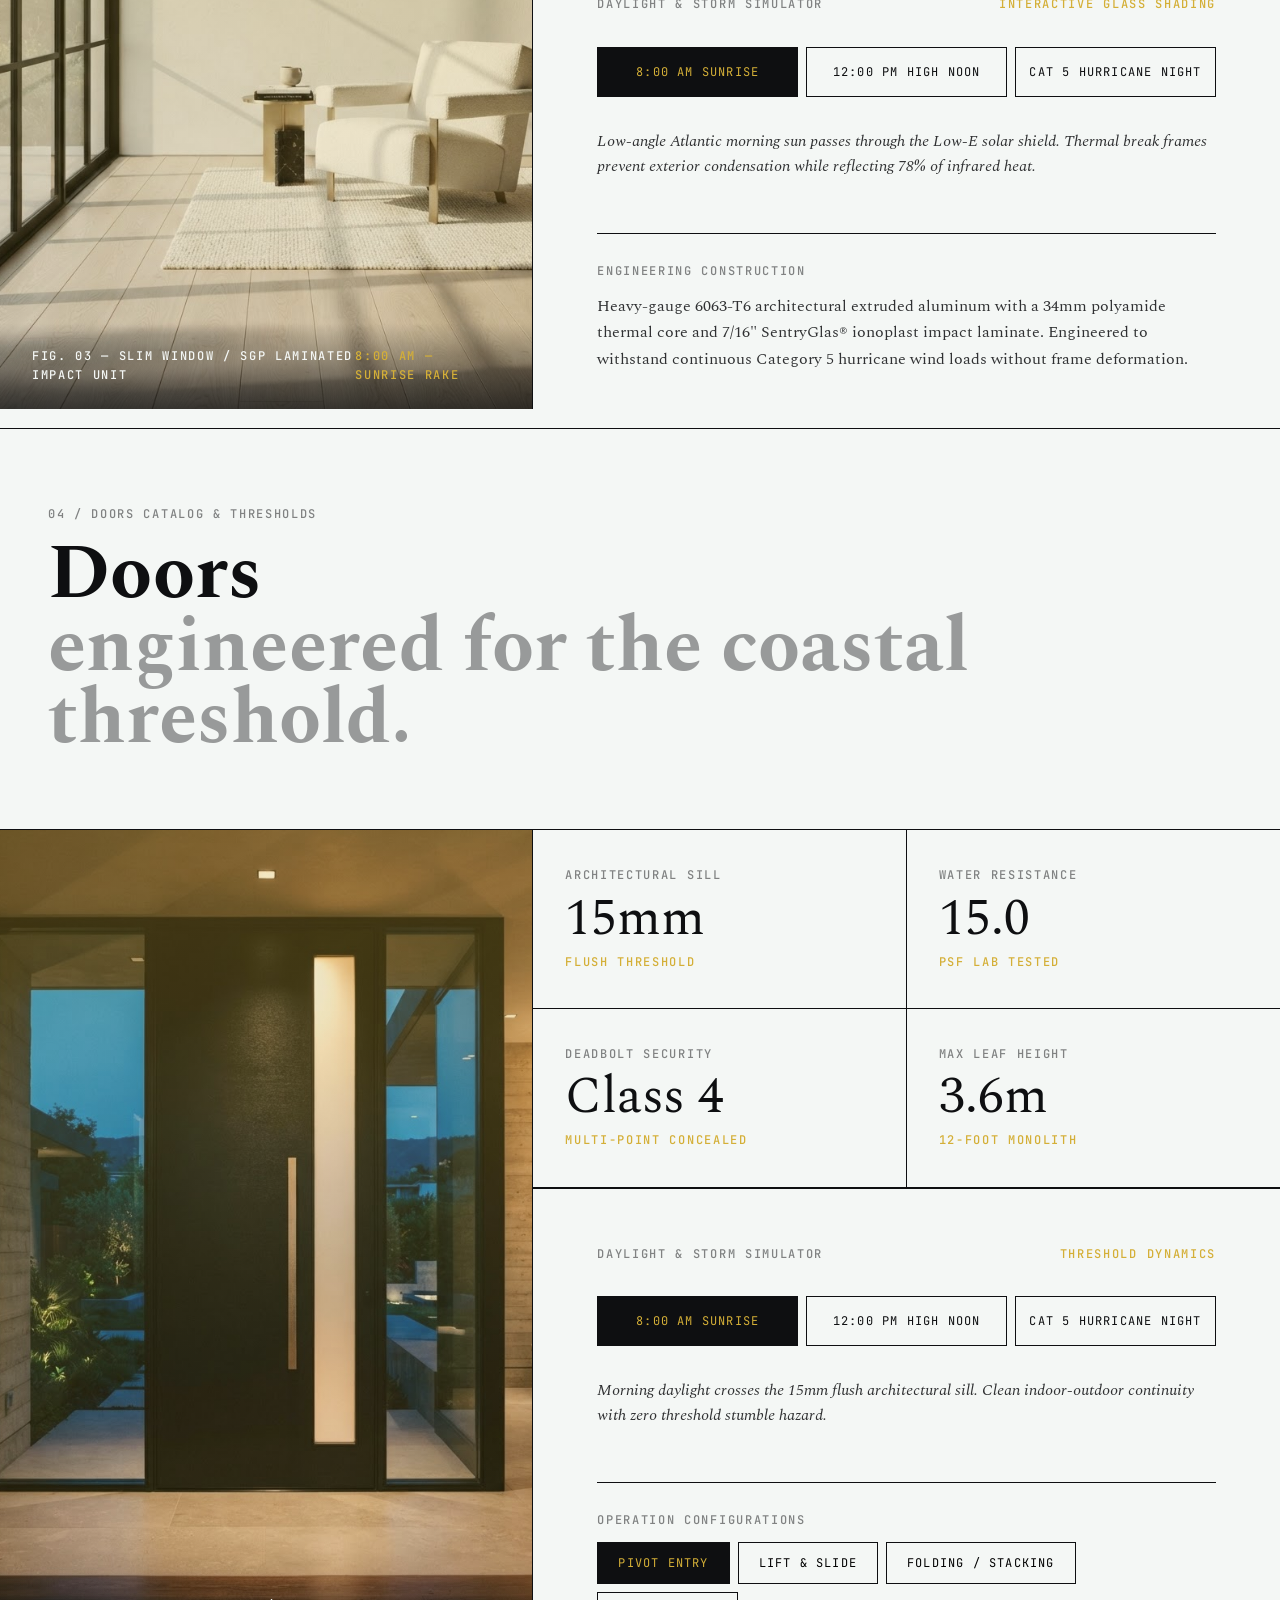
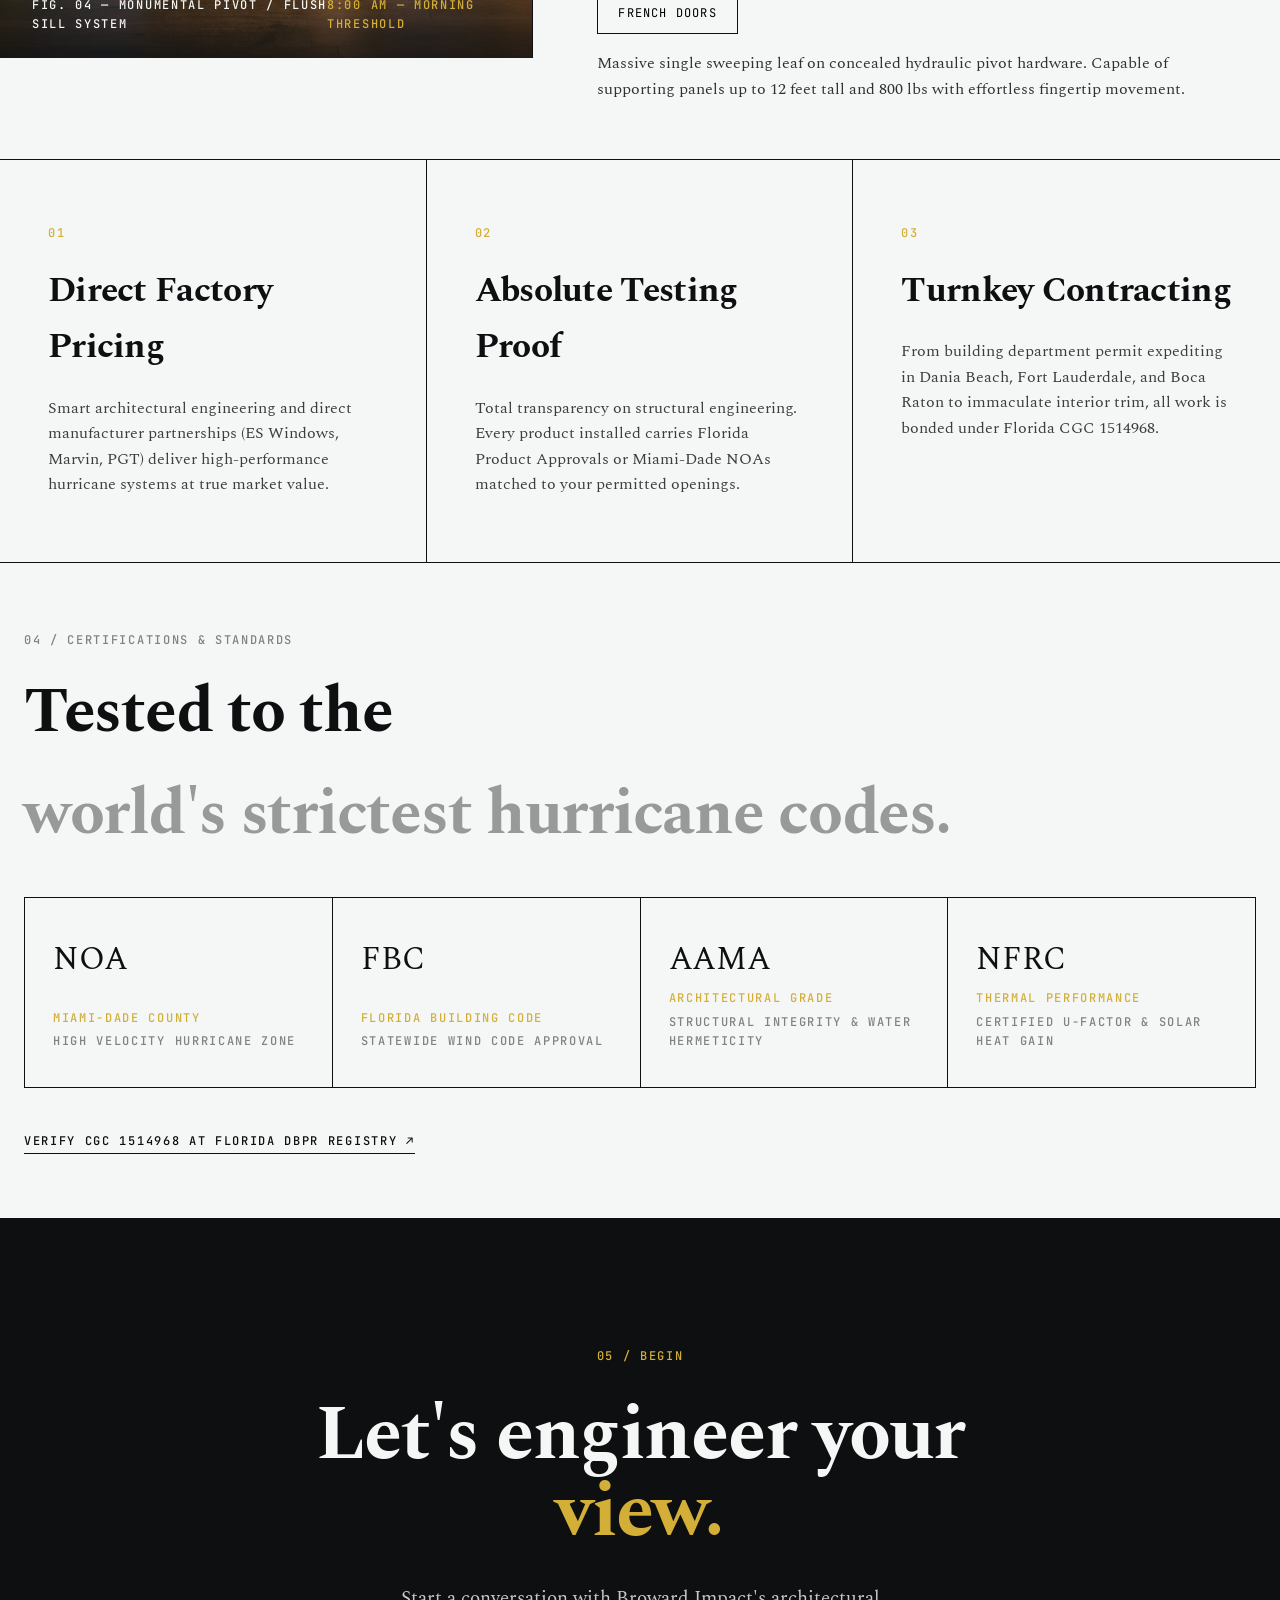
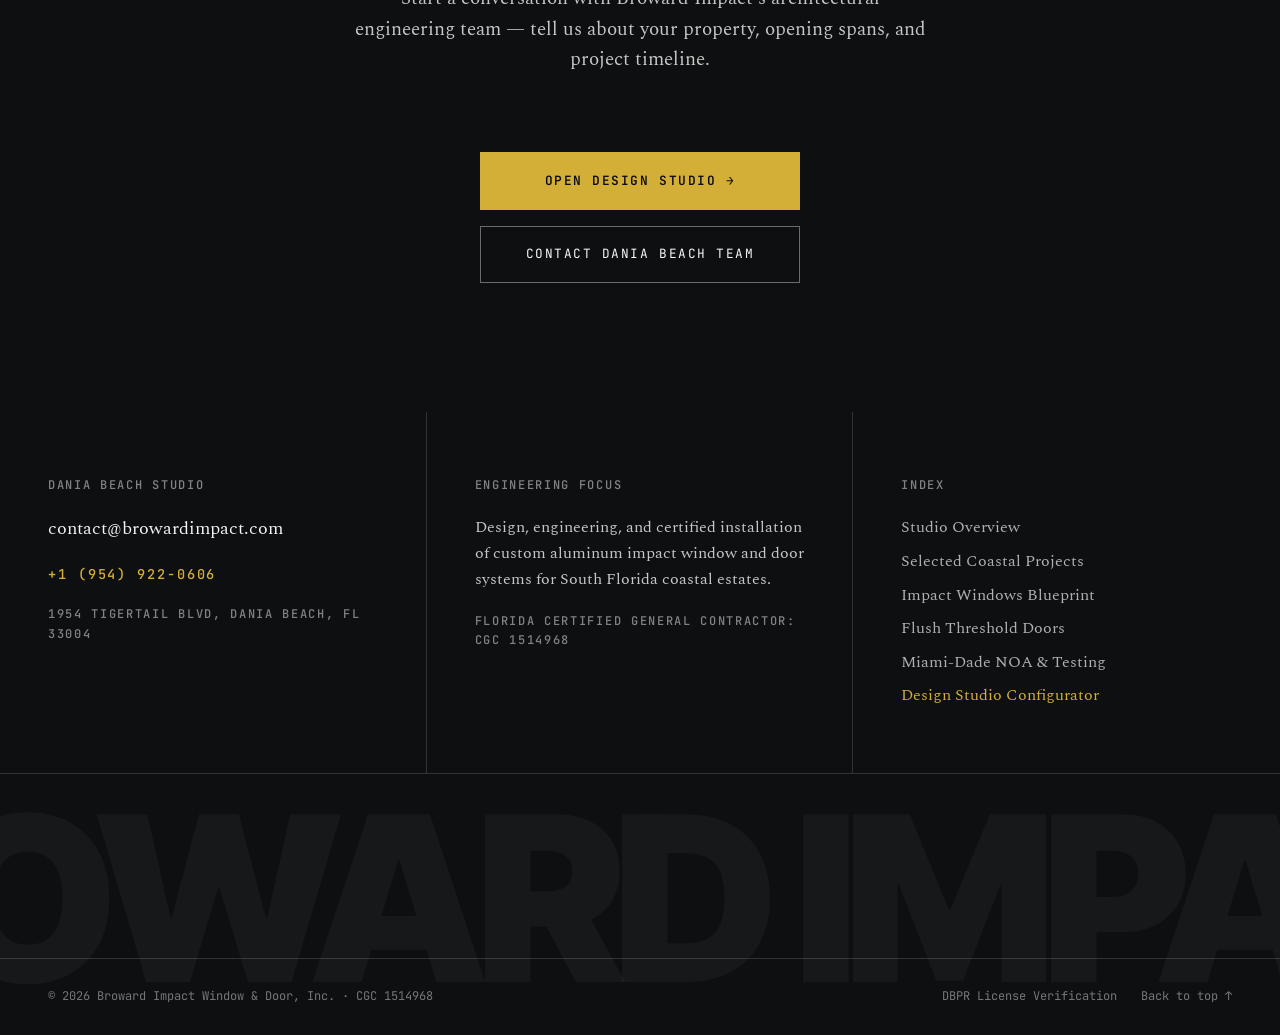
<file: 01-architectural-luxury/index.html>
<!DOCTYPE html>
<html lang="en">
<head>
  <meta charset="utf-8">
  <meta name="viewport" content="width=device-width, initial-scale=1.0">
  <meta name="robots" content="noindex, nofollow, noarchive">
  <title>Broward Impact Window & Door | Architectural Luxury & HVHZ Engineering</title>
  <meta name="description" content="Custom architectural aluminum window and door systems for South Florida luxury residences. Miami-Dade NOA certified. Large missile impact tested to 175+ MPH winds. Dania Beach, FL · CGC 1514968.">
  
  <link rel="icon" href="img/logo.webp" type="image/webp">
  <link rel="preconnect" href="https://fonts.googleapis.com">
  <link rel="preconnect" href="https://fonts.gstatic.com" crossorigin>
  <link rel="stylesheet" href="css/architectural-luxury.css">

  <script type="application/ld+json">
  {
    "@context": "https://schema.org",
    "@type": "HomeAndConstructionBusiness",
    "name": "Broward Impact Window & Door, Inc.",
    "telephone": "+1-954-922-0606",
    "url": "https://www.browardimpact.com",
    "address": {
      "@type": "PostalAddress",
      "streetAddress": "1954 Tigertail Blvd",
      "addressLocality": "Dania Beach",
      "addressRegion": "FL",
      "postalCode": "33004",
      "addressCountry": "US"
    },
    "hasCredential": {
      "@type": "EducationalOccupationalCredential",
      "credentialCategory": "Florida Certified General Contractor",
      "identifier": "CGC 1514968"
    }
  }
  </script>
</head>
<body class="bg-silica text-obsidian">

  <!-- Interactive Custom Glass Cursor -->
  <div class="glass-cursor" id="glassCursor" aria-hidden="true"></div>

  <!-- Minimalist Architectural Luxury Header -->
  <header class="site-header transparent-mode" id="siteHeader">
    <div class="header-container">
      <a href="#home" class="logo-brand">
        <span>BROWARD IMPACT</span>
        <span class="badge-tag">CGC 1514968</span>
      </a>

      <nav class="nav-links">
        <a href="#home" class="nav-link">Home</a>
        <a href="#gallery" class="nav-link">Projects</a>
        <a href="#engineering" class="nav-link">The Studio</a>
        
        <div class="nav-dropdown">
          <a href="#catalog-windows" class="nav-link" style="display:flex; align-items:center; gap:4px;">
            Catalog <span style="font-size:0.65rem">▾</span>
          </a>
          <div class="dropdown-menu">
            <a href="#catalog-windows" class="dropdown-item">Windows Catalog</a>
            <a href="#catalog-doors" class="dropdown-item">Doors Catalog</a>
            <a href="#standards" class="dropdown-item">NOA &amp; Testing</a>
          </div>
        </div>

        <a href="../02-design-studio/index.html" class="nav-cta-btn" data-magnify="true">Design Studio →</a>
      </nav>

      <button id="mobileMenuToggle" class="nav-cta-btn" style="display:none; padding:0.4rem 0.8rem;" aria-label="Toggle menu">MENU</button>
    </div>

    <!-- Mobile Slide Drawer -->
    <div id="mobileNavDrawer" style="display:none; flex-direction:column; background-color:var(--silica); border-top:1px solid var(--obsidian); padding:1rem 1.5rem; gap:1rem;">
      <a href="#home" class="nav-link" style="color:var(--obsidian);">Home</a>
      <a href="#gallery" class="nav-link" style="color:var(--obsidian);">Selected Projects</a>
      <a href="#engineering" class="nav-link" style="color:var(--obsidian);">The Studio &amp; Engineering</a>
      <a href="#catalog-windows" class="nav-link" style="color:var(--obsidian);">Windows Catalog</a>
      <a href="#catalog-doors" class="nav-link" style="color:var(--obsidian);">Doors Catalog</a>
      <a href="#standards" class="nav-link" style="color:var(--obsidian);">Certifications</a>
      <a href="../02-design-studio/index.html" class="btn-primary-amber" style="width:100%; text-align:center;">Launch Design Studio</a>
      <a href="tel:+19549220606" class="btn-outline-silica" style="width:100%; text-align:center; color:var(--obsidian); border-color:var(--obsidian);">Call 954.922.0606</a>
    </div>
  </header>

  <!-- ========================================================================
       HERO SECTION: SHOWSTOPPING X-RAY BLUEPRINT SPOTLIGHT
       ======================================================================== -->
  <section class="hero-section" id="heroSection">
    <!-- Visual Image Layer -->
    <div class="hero-media-layer">
      <img src="img/architectural/hero-villa.jpg" alt="South Florida architectural villa at dusk with warm glowing impact glass">
      <div class="hero-overlay-gradient"></div>
    </div>

    <!-- Architectural CAD Blueprint Wireframe Layer (Revealed via Spotlight Mask) -->
    <div class="hero-blueprint-mask" id="heroBlueprintMask">
      <div class="hero-blueprint-bg"></div>
      <svg class="hero-blueprint-svg" preserveAspectRatio="xMidYMid slice" viewBox="0 0 1200 800" fill="none" stroke="currentColor">
        <defs>
          <pattern id="gridPattern" width="40" height="40" patternUnits="userSpaceOnUse">
            <path d="M 40 0 L 0 0 0 40" fill="none" stroke="rgba(212,175,55,0.15)" stroke-width="0.5"/>
          </pattern>
        </defs>
        <rect width="100%" height="100%" fill="url(#gridPattern)"/>

        <!-- Structural Frame Cross-Sections -->
        <g stroke="#d4af37" stroke-width="1.2">
          <!-- Main Window Frame Outer Profile -->
          <rect x="360" y="160" width="480" height="480"/>
          <rect x="385" y="185" width="430" height="430"/>
          <!-- Intermediate Mullion -->
          <line x1="600" y1="185" x2="600" y2="615"/>
          <line x1="385" y1="400" x2="815" y2="400"/>
          
          <!-- Polyamide Thermal Break & Laminated Glass Unit Details -->
          <rect x="590" y="185" width="20" height="430" stroke="#a3a3a3" stroke-dasharray="4 2"/>
          <circle cx="600" cy="400" r="50" stroke="#d4af37" stroke-width="1.5"/>
          <line x1="530" y1="400" x2="670" y2="400" stroke="#d4af37"/>
          <line x1="600" y1="330" x2="600" y2="470" stroke="#d4af37"/>

          <!-- Dimension Lines -->
          <line x1="360" y1="130" x2="840" y2="130" stroke="#a3a3a3" stroke-width="0.8"/>
          <line x1="360" y1="125" x2="360" y2="135" stroke="#a3a3a3"/>
          <line x1="840" y1="125" x2="840" y2="135" stroke="#a3a3a3"/>
          <text x="600" y="120" fill="#d4af37" font-size="11" font-family="'JetBrains Mono', monospace" text-anchor="middle">SPAN: 3600mm / 141.7 INCHES</text>
        </g>

        <!-- Technical Blueprint Annotations -->
        <g font-family="'JetBrains Mono', monospace" font-size="11">
          <text x="870" y="210" fill="#d4af37" font-weight="600">● 7/16" LAMINATED IMPACT CORE</text>
          <text x="870" y="230" fill="#a3a3a3">SentryGlas® (SGP) 0.090" Interlayer</text>
          
          <text x="870" y="290" fill="#d4af37" font-weight="600">● DESIGN PRESSURE (HVHZ)</text>
          <text x="870" y="310" fill="#a3a3a3">+95.0 PSF / -120.0 PSF Structural</text>

          <text x="870" y="370" fill="#d4af37" font-weight="600">● MIAMI-DADE COUNTY NOA</text>
          <text x="870" y="390" fill="#a3a3a3">TAS 201 / 202 / 203 Certified</text>

          <text x="870" y="450" fill="#d4af37" font-weight="600">● THERMAL BREAK ENVELOPE</text>
          <text x="870" y="470" fill="#a3a3a3">Polyamide 34mm Architectural Core</text>

          <text x="870" y="530" fill="#d4af37" font-weight="600">● SOLAR HEAT REJECTION</text>
          <text x="870" y="550" fill="#a3a3a3">SHGC: 0.22 · U-Factor: 0.28</text>
        </g>
      </svg>
    </div>

    <!-- Foreground Editorial Content -->
    <div class="hero-content-wrap">
      <div style="height: 1.5rem;"></div>

      <div class="hero-center-box">
        <span class="font-mono-label text-amber" style="margin-bottom: 1.25rem;">Florida CGC 1514968 · Dania Beach, FL</span>
        <h1 class="hero-title">
          Frame the<br>
          <em>Extraordinary</em>
        </h1>
        <p class="hero-subtitle">
          Custom architectural aluminum window and door systems for South Florida coastal estates. Large-missile impact rated to Category 5 hurricanes. Engineered for pure architectural light.
        </p>

        <div class="hero-actions">
          <a href="../02-design-studio/index.html" class="btn-primary-amber" data-magnify="true">
            Launch Design Studio <span>→</span>
          </a>
          <a href="contact.html" class="btn-outline-silica" data-magnify="true">
            Book Consultation
          </a>
        </div>
      </div>

      <div class="hero-footer-bar">
        <div>
          <span style="opacity: 0.85;">↳ Move cursor to inspect hurricane structural core</span>
        </div>
        <a href="#engineering" class="scroll-indicator">
          <span>Explore Catalog</span> ↓
        </a>
      </div>
    </div>
  </section>

  <!-- ========================================================================
       01 / THE STUDIO & HURRICANE ENGINEERING
       ======================================================================== -->
  <section class="studio-section" id="engineering">
    <div class="studio-grid">
      <!-- High-Resolution Architectural Installation -->
      <div class="studio-visual" data-magnify="true">
        <img src="img/architectural/studio-view.jpg" alt="Minimalist luxury interior framed by floor-to-ceiling hurricane impact glass">
        <div class="studio-fig-label">
          <span class="font-mono-label">Fig. 01 — Structural resilience meeting uninterrupted coastal light</span>
        </div>
      </div>

      <!-- Content & Benchmarks -->
      <div class="studio-content">
        <span class="section-tag">01 / The Engineering Studio</span>
        
        <h2 class="studio-title">
          We don't sell glass.<br>
          <span>We curate light &amp; security.</span>
        </h2>

        <p class="studio-body">
          Broward Impact Window &amp; Door designs and installs custom impact-rated window and door systems for luxury homes, waterfront residences, and commercial architecture across Broward, Palm Beach, and Miami-Dade counties.
        </p>

        <p class="studio-body">
          We replace unsightly storm shutters and bulky industrial frames with ultra-slim sightlines, whisper-quiet acoustic insulation, and certified Category 5 hurricane defense tested to 175+ MPH winds.
        </p>

        <div style="margin-top: 1rem;">
          <div class="benchmark-row">
            <span class="k">175+ MPH</span>
            <span class="v">High Velocity Hurricane Zone (HVHZ)</span>
          </div>
          <div class="benchmark-row">
            <span class="k">Miami-Dade NOA</span>
            <span class="v">Notice of Acceptance Certified</span>
          </div>
          <div class="benchmark-row">
            <span class="k">CGC 1514968</span>
            <span class="v">Florida Certified General Contractor</span>
          </div>
        </div>
      </div>
    </div>
  </section>

  <!-- ========================================================================
       02 / SELECTED COASTAL PROJECTS PORTFOLIO
       ======================================================================== -->
  <section class="portfolio-section" id="gallery">
    <div class="portfolio-header">
      <div class="portfolio-header-flex">
        <div>
          <span class="font-mono-label text-amber">02 / Portfolio</span>
          <h2 class="portfolio-title" style="margin-top: 0.5rem;">
            Selected<br>
            <span class="text-amber">Projects</span>
          </h2>
        </div>
        <span class="font-mono-label" style="opacity: 0.5; display: none;">Hover to read CAD alignment grid</span>
      </div>
    </div>

    <div class="portfolio-grid">
      <!-- Project 01: Las Olas Estate -->
      <article class="portfolio-card span-2-row" data-magnify="true">
        <div class="portfolio-media">
          <img src="img/architectural/proj-1114-waller.png" alt="Las Olas Waterfront Residence impact windows">
          <!-- CAD Overlay Grid -->
          <svg class="portfolio-cad-grid" viewBox="0 0 100 100" preserveAspectRatio="none">
            <g fill="none" stroke="currentColor" stroke-width="0.3">
              <rect x="8" y="8" width="84" height="84"/>
              <line x1="50" y1="8" x2="50" y2="92"/>
              <line x1="8" y1="50" x2="92" y2="50"/>
            </g>
          </svg>
          <div class="portfolio-gradient-overlay"></div>
          <div class="portfolio-meta">
            <div>
              <span class="font-mono-label" style="opacity: 0.6;">01 — Residential Estate</span>
              <h3 class="portfolio-card-title">Las Olas Waterfront</h3>
              <span class="font-mono-label" style="opacity: 0.5; display: block; margin-top: 4px;">Two-Story Floor-to-Ceiling Slim Glazing</span>
            </div>
            <span class="font-mono-label text-amber">↗</span>
          </div>
        </div>
      </article>

      <!-- Project 02: Boca Raton Modern -->
      <article class="portfolio-card" data-magnify="true">
        <div class="portfolio-media">
          <img src="img/architectural/proj-1121-waller.png" alt="Boca Raton Coastal Retreat impact glass">
          <svg class="portfolio-cad-grid" viewBox="0 0 100 100" preserveAspectRatio="none">
            <g fill="none" stroke="currentColor" stroke-width="0.3">
              <rect x="8" y="8" width="84" height="84"/>
              <line x1="50" y1="8" x2="50" y2="92"/>
              <line x1="8" y1="50" x2="92" y2="50"/>
            </g>
          </svg>
          <div class="portfolio-gradient-overlay"></div>
          <div class="portfolio-meta">
            <div>
              <span class="font-mono-label" style="opacity: 0.6;">02 — Coastal Residence</span>
              <h3 class="portfolio-card-title">Boca Raton Pavilion</h3>
              <span class="font-mono-label" style="opacity: 0.5; display: block; margin-top: 4px;">A-Frame Gable &amp; Pool Enclosure</span>
            </div>
            <span class="font-mono-label text-amber">↗</span>
          </div>
        </div>
      </article>

      <!-- Project 03: Fort Lauderdale Contemporary -->
      <article class="portfolio-card" data-magnify="true">
        <div class="portfolio-media">
          <img src="img/architectural/proj-1125-leland.png" alt="Fort Lauderdale Minimalist Estate">
          <svg class="portfolio-cad-grid" viewBox="0 0 100 100" preserveAspectRatio="none">
            <g fill="none" stroke="currentColor" stroke-width="0.3">
              <rect x="8" y="8" width="84" height="84"/>
              <line x1="50" y1="8" x2="50" y2="92"/>
              <line x1="8" y1="50" x2="92" y2="50"/>
            </g>
          </svg>
          <div class="portfolio-gradient-overlay"></div>
          <div class="portfolio-meta">
            <div>
              <span class="font-mono-label" style="opacity: 0.6;">03 — Modern Minimalist</span>
              <h3 class="portfolio-card-title">Fort Lauderdale Haven</h3>
              <span class="font-mono-label" style="opacity: 0.5; display: block; margin-top: 4px;">Single-Story Continuous Glass Wall</span>
            </div>
            <span class="font-mono-label text-amber">↗</span>
          </div>
        </div>
      </article>

      <!-- Project 04: Palm Beach Island Manor -->
      <article class="portfolio-card" data-magnify="true">
        <div class="portfolio-media">
          <img src="img/architectural/proj-1129-waller.png" alt="Palm Beach Island Modern Estate">
          <svg class="portfolio-cad-grid" viewBox="0 0 100 100" preserveAspectRatio="none">
            <g fill="none" stroke="currentColor" stroke-width="0.3">
              <rect x="8" y="8" width="84" height="84"/>
              <line x1="50" y1="8" x2="50" y2="92"/>
              <line x1="8" y1="50" x2="92" y2="50"/>
            </g>
          </svg>
          <div class="portfolio-gradient-overlay"></div>
          <div class="portfolio-meta">
            <div>
              <span class="font-mono-label" style="opacity: 0.6;">04 — Island Estate</span>
              <h3 class="portfolio-card-title">Palm Beach Sanctuary</h3>
              <span class="font-mono-label" style="opacity: 0.5; display: block; margin-top: 4px;">Architectural Flush-Sill Pocket Sliders</span>
            </div>
            <span class="font-mono-label text-amber">↗</span>
          </div>
        </div>
      </article>

      <!-- Project 05: Coral Gables Landmark -->
      <article class="portfolio-card" data-magnify="true">
        <div class="portfolio-media">
          <img src="img/architectural/proj-1662-pinkerton.png" alt="Coral Gables Three-Story Glass Manor">
          <svg class="portfolio-cad-grid" viewBox="0 0 100 100" preserveAspectRatio="none">
            <g fill="none" stroke="currentColor" stroke-width="0.3">
              <rect x="8" y="8" width="84" height="84"/>
              <line x1="50" y1="8" x2="50" y2="92"/>
              <line x1="8" y1="50" x2="92" y2="50"/>
            </g>
          </svg>
          <div class="portfolio-gradient-overlay"></div>
          <div class="portfolio-meta">
            <div>
              <span class="font-mono-label" style="opacity: 0.6;">05 — Landmark Residence</span>
              <h3 class="portfolio-card-title">Coral Gables Stone Villa</h3>
              <span class="font-mono-label" style="opacity: 0.5; display: block; margin-top: 4px;">Three-Story Structural Curtainwall</span>
            </div>
            <span class="font-mono-label text-amber">↗</span>
          </div>
        </div>
      </article>

      <!-- Project 06: Commercial Storefront Plaza -->
      <article class="portfolio-card" data-magnify="true">
        <div class="portfolio-media">
          <img src="img/architectural/proj-dover-rd.png" alt="Commercial Storefront HVHZ Impact Glass">
          <svg class="portfolio-cad-grid" viewBox="0 0 100 100" preserveAspectRatio="none">
            <g fill="none" stroke="currentColor" stroke-width="0.3">
              <rect x="8" y="8" width="84" height="84"/>
              <line x1="50" y1="8" x2="50" y2="92"/>
              <line x1="8" y1="50" x2="92" y2="50"/>
            </g>
          </svg>
          <div class="portfolio-gradient-overlay"></div>
          <div class="portfolio-meta">
            <div>
              <span class="font-mono-label" style="opacity: 0.6;">06 — Commercial Plaza</span>
              <h3 class="portfolio-card-title">Dover Retail Plaza</h3>
              <span class="font-mono-label" style="opacity: 0.5; display: block; margin-top: 4px;">HVHZ Impact Storefront &amp; High-Span Glass</span>
            </div>
            <span class="font-mono-label text-amber">↗</span>
          </div>
        </div>
      </article>
    </div>
  </section>

  <!-- ========================================================================
       03 / WINDOWS CATALOG & DAYLIGHT/STORM SIMULATOR
       ======================================================================== -->
  <section class="catalog-section" id="catalog-windows">
    <div class="catalog-header">
      <span class="font-mono-label" style="opacity: 0.5;">03 / Windows Catalog &amp; Blueprint</span>
      <h2 class="catalog-title">
        Windows<br>
        <span>engineered for hurricane light.</span>
      </h2>
    </div>

    <div class="catalog-grid">
      <!-- Left Column: Visual with Daylight / Storm Simulation -->
      <div class="catalog-visual-col" data-magnify="true">
        <div class="catalog-img-container">
          <img id="winCatalogImg" src="img/architectural/catalog-window.png" alt="Slim aluminum architectural impact window">
          <div class="light-tint-layer" id="winLightTint" style="background: linear-gradient(to bottom, rgba(212,175,55,0.3) 0%, rgba(212,175,55,0.08) 100%);"></div>
          
          <div class="catalog-visual-caption">
            <span class="font-mono-label">Fig. 03 — Slim Window / SGP Laminated Impact Unit</span>
            <span class="font-mono-label text-amber" id="winSimBadge">8:00 AM — Sunrise Rake</span>
          </div>
        </div>
      </div>

      <!-- Right Column: Specs & Simulation Controls -->
      <div style="display: flex; flex-direction: column;">
        <!-- Technical Spec Tiles -->
        <div class="specs-tiles-grid">
          <div class="spec-tile">
            <span class="font-mono-label" style="opacity: 0.5;">Design Pressure</span>
            <span class="val">+95/-120</span>
            <span class="font-mono-label text-amber">PSF (HVHZ Tested)</span>
          </div>
          <div class="spec-tile">
            <span class="font-mono-label" style="opacity: 0.5;">Acoustic Silence</span>
            <span class="val">38</span>
            <span class="font-mono-label text-amber">dB Sound STC</span>
          </div>
          <div class="spec-tile">
            <span class="font-mono-label" style="opacity: 0.5;">Laminated Glass</span>
            <span class="val">7/16"</span>
            <span class="font-mono-label text-amber">SGP Interlayer</span>
          </div>
          <div class="spec-tile">
            <span class="font-mono-label" style="opacity: 0.5;">Sightline Profile</span>
            <span class="val">34</span>
            <span class="font-mono-label text-amber">mm Ultra-Slim</span>
          </div>
        </div>

        <!-- Interactive Light Simulator Controls -->
        <div class="simulator-panel">
          <div style="display: flex; justify-content: space-between; align-items: baseline;">
            <span class="font-mono-label" style="opacity: 0.5;">Daylight &amp; Storm Simulator</span>
            <span class="font-mono-label text-amber">Interactive Glass Shading</span>
          </div>

          <div class="sim-buttons-group">
            <button class="sim-btn win-sim-btn active">8:00 AM Sunrise</button>
            <button class="sim-btn win-sim-btn">12:00 PM High Noon</button>
            <button class="sim-btn win-sim-btn">CAT 5 Hurricane Night</button>
          </div>

          <p class="font-body" id="winSimDesc" style="font-style: italic; min-height: 4.5rem; opacity: 0.85;">
            Low-angle Atlantic morning sun passes through the Low-E solar shield. Thermal break frames prevent exterior condensation while reflecting 78% of infrared heat.
          </p>

          <div style="border-top: 1px solid var(--obsidian); padding-top: 1.75rem;">
            <span class="font-mono-label" style="opacity: 0.5; display: block; margin-bottom: 0.75rem;">Engineering Construction</span>
            <p class="font-body" style="opacity: 0.85; line-height: 1.65;">
              Heavy-gauge 6063-T6 architectural extruded aluminum with a 34mm polyamide thermal core and 7/16" SentryGlas® ionoplast impact laminate. Engineered to withstand continuous Category 5 hurricane wind loads without frame deformation.
            </p>
          </div>
        </div>
      </div>
    </div>
  </section>

  <!-- ========================================================================
       04 / DOORS CATALOG & FLUSH THRESHOLD SYSTEM
       ======================================================================== -->
  <section class="catalog-section" id="catalog-doors">
    <div class="catalog-header">
      <span class="font-mono-label" style="opacity: 0.5;">04 / Doors Catalog &amp; Thresholds</span>
      <h2 class="catalog-title">
        Doors<br>
        <span>engineered for the coastal threshold.</span>
      </h2>
    </div>

    <div class="catalog-grid">
      <!-- Left Column: Visual with Simulator -->
      <div class="catalog-visual-col" data-magnify="true">
        <div class="catalog-img-container">
          <img id="doorCatalogImg" src="img/architectural/catalog-door.png" alt="Monumental pivot door and sliding threshold">
          <div class="light-tint-layer" id="doorLightTint" style="background: linear-gradient(to bottom, rgba(212,175,55,0.3) 0%, rgba(212,175,55,0.08) 100%);"></div>
          
          <div class="catalog-visual-caption">
            <span class="font-mono-label">Fig. 04 — Monumental Pivot / Flush Sill System</span>
            <span class="font-mono-label text-amber" id="doorSimBadge">8:00 AM — Morning Threshold</span>
          </div>
        </div>
      </div>

      <!-- Right Column: Specs & Operation -->
      <div style="display: flex; flex-direction: column;">
        <div class="specs-tiles-grid">
          <div class="spec-tile">
            <span class="font-mono-label" style="opacity: 0.5;">Architectural Sill</span>
            <span class="val">15mm</span>
            <span class="font-mono-label text-amber">Flush Threshold</span>
          </div>
          <div class="spec-tile">
            <span class="font-mono-label" style="opacity: 0.5;">Water Resistance</span>
            <span class="val">15.0</span>
            <span class="font-mono-label text-amber">PSF Lab Tested</span>
          </div>
          <div class="spec-tile">
            <span class="font-mono-label" style="opacity: 0.5;">Deadbolt Security</span>
            <span class="val">Class 4</span>
            <span class="font-mono-label text-amber">Multi-Point Concealed</span>
          </div>
          <div class="spec-tile">
            <span class="font-mono-label" style="opacity: 0.5;">Max Leaf Height</span>
            <span class="val">3.6m</span>
            <span class="font-mono-label text-amber">12-Foot Monolith</span>
          </div>
        </div>

        <div class="simulator-panel">
          <div style="display: flex; justify-content: space-between; align-items: baseline;">
            <span class="font-mono-label" style="opacity: 0.5;">Daylight &amp; Storm Simulator</span>
            <span class="font-mono-label text-amber">Threshold Dynamics</span>
          </div>

          <div class="sim-buttons-group">
            <button class="sim-btn door-sim-btn active">8:00 AM Sunrise</button>
            <button class="sim-btn door-sim-btn">12:00 PM High Noon</button>
            <button class="sim-btn door-sim-btn">CAT 5 Hurricane Night</button>
          </div>

          <p class="font-body" id="doorSimDesc" style="font-style: italic; min-height: 4.5rem; opacity: 0.85;">
            Morning daylight crosses the 15mm flush architectural sill. Clean indoor-outdoor continuity with zero threshold stumble hazard.
          </p>

          <div style="border-top: 1px solid var(--obsidian); padding-top: 1.75rem;">
            <span class="font-mono-label" style="opacity: 0.5; display: block; margin-bottom: 0.75rem;">Operation Configurations</span>
            <div class="operation-tabs">
              <button class="op-tab-btn door-op-btn active" data-op="pivot">Pivot Entry</button>
              <button class="op-tab-btn door-op-btn" data-op="liftslide">Lift &amp; Slide</button>
              <button class="op-tab-btn door-op-btn" data-op="folding">Folding / Stacking</button>
              <button class="op-tab-btn door-op-btn" data-op="french">French Doors</button>
            </div>
            <p class="font-body" id="doorOpNote" style="margin-top: 1rem; opacity: 0.85; line-height: 1.65;">
              Massive single sweeping leaf on concealed hydraulic pivot hardware. Capable of supporting panels up to 12 feet tall and 800 lbs with effortless fingertip movement.
            </p>
          </div>
        </div>
      </div>
    </div>
  </section>

  <!-- ========================================================================
       04 / STANDARDS & HURRICANE CERTIFICATIONS
       ======================================================================== -->
  <section class="standards-section" id="standards">
    <div class="standards-triad">
      <div class="triad-col">
        <span class="font-mono-label text-amber">01</span>
        <h3 class="font-heading" style="font-size: 2.2rem;">Direct Factory Pricing</h3>
        <p class="font-body" style="opacity: 0.8;">
          Smart architectural engineering and direct manufacturer partnerships (ES Windows, Marvin, PGT) deliver high-performance hurricane systems at true market value.
        </p>
      </div>
      <div class="triad-col">
        <span class="font-mono-label text-amber">02</span>
        <h3 class="font-heading" style="font-size: 2.2rem;">Absolute Testing Proof</h3>
        <p class="font-body" style="opacity: 0.8;">
          Total transparency on structural engineering. Every product installed carries Florida Product Approvals or Miami-Dade NOAs matched to your permitted openings.
        </p>
      </div>
      <div class="triad-col">
        <span class="font-mono-label text-amber">03</span>
        <h3 class="font-heading" style="font-size: 2.2rem;">Turnkey Contracting</h3>
        <p class="font-body" style="opacity: 0.8;">
          From building department permit expediting in Dania Beach, Fort Lauderdale, and Boca Raton to immaculate interior trim, all work is bonded under Florida CGC 1514968.
        </p>
      </div>
    </div>

    <div style="padding: 4rem 1.5rem; max-width: 1600px; margin: 0 auto;">
      <span class="font-mono-label" style="opacity: 0.5;">04 / Certifications &amp; Standards</span>
      <h2 class="font-heading" style="font-size: clamp(2.8rem, 5vw, 4.8rem); margin-top: 0.5rem;">
        Tested to the<br>
        <span style="opacity: 0.4;">world's strictest hurricane codes.</span>
      </h2>

      <div class="cert-grid">
        <div class="cert-tile">
          <span class="cert-code">NOA</span>
          <div>
            <span class="font-mono-label text-amber">Miami-Dade County</span>
            <span class="font-mono-label" style="display:block; opacity:0.5; margin-top:2px;">High Velocity Hurricane Zone</span>
          </div>
        </div>
        <div class="cert-tile">
          <span class="cert-code">FBC</span>
          <div>
            <span class="font-mono-label text-amber">Florida Building Code</span>
            <span class="font-mono-label" style="display:block; opacity:0.5; margin-top:2px;">Statewide Wind Code Approval</span>
          </div>
        </div>
        <div class="cert-tile">
          <span class="cert-code">AAMA</span>
          <div>
            <span class="font-mono-label text-amber">Architectural Grade</span>
            <span class="font-mono-label" style="display:block; opacity:0.5; margin-top:2px;">Structural Integrity &amp; Water Hermeticity</span>
          </div>
        </div>
        <div class="cert-tile">
          <span class="cert-code">NFRC</span>
          <div>
            <span class="font-mono-label text-amber">Thermal Performance</span>
            <span class="font-mono-label" style="display:block; opacity:0.5; margin-top:2px;">Certified U-Factor &amp; Solar Heat Gain</span>
          </div>
        </div>
      </div>

      <div style="margin-top: 2.5rem;">
        <a href="https://www.myfloridalicense.com/wl11.asp?SID=&mode=0&p_LicNum=CGC1514968&page=1" target="_blank" rel="noopener noreferrer" class="font-mono-label" style="color: var(--obsidian); border-bottom: 1px solid var(--obsidian); padding-bottom: 4px; text-decoration: none;">
          Verify CGC 1514968 at Florida DBPR Registry ↗
        </a>
      </div>
    </div>
  </section>

  <!-- ========================================================================
       05 / BEGIN CONSULTATION CTA SECTION
       ======================================================================== -->
  <section class="cta-section">
    <div class="cta-container">
      <span class="font-mono-label text-amber">05 / Begin</span>
      <h2 class="font-heading" style="font-size: clamp(3rem, 6vw, 5.5rem); line-height: 1;">
        Let's engineer your<br>
        <span class="text-amber">view.</span>
      </h2>
      <p class="font-body" style="font-size: 1.2rem; opacity: 0.8; max-width: 36rem;">
        Start a conversation with Broward Impact's architectural engineering team — tell us about your property, opening spans, and project timeline.
      </p>

      <div style="display: flex; flex-direction: column; gap: 1rem; width: 100%; max-width: 34rem; align-items: center; justify-content: center;" class="hero-actions">
        <a href="../02-design-studio/index.html" class="btn-primary-amber" data-magnify="true" style="width: 100%; max-width: 20rem; text-align: center;">
          Open Design Studio <span>→</span>
        </a>
        <a href="contact.html" class="btn-outline-silica" data-magnify="true" style="width: 100%; max-width: 20rem; text-align: center;">
          Contact Dania Beach Team
        </a>
      </div>
    </div>
  </section>

  <!-- ========================================================================
       FOOTER: ULTRA-LUXURY ARCHITECTURAL WATERMARK
       ======================================================================== -->
  <footer class="site-footer">
    <div class="footer-columns">
      <div class="footer-col">
        <span class="font-mono-label" style="opacity: 0.5;">Dania Beach Studio</span>
        <a href="mailto:contact@browardimpact.com" class="font-body" style="color: var(--silica); font-size: 1.1rem; text-decoration: none;">contact@browardimpact.com</a>
        <a href="tel:+19549220606" class="font-mono-label text-amber" style="text-decoration: none; font-size: 0.85rem;">+1 (954) 922-0606</a>
        <span class="font-mono-label" style="opacity: 0.5;">1954 Tigertail Blvd, Dania Beach, FL 33004</span>
      </div>

      <div class="footer-col">
        <span class="font-mono-label" style="opacity: 0.5;">Engineering Focus</span>
        <p class="font-body" style="opacity: 0.8; line-height: 1.6;">
          Design, engineering, and certified installation of custom aluminum impact window and door systems for South Florida coastal estates.
        </p>
        <span class="font-mono-label" style="opacity: 0.5;">Florida Certified General Contractor: CGC 1514968</span>
      </div>

      <div class="footer-col">
        <span class="font-mono-label" style="opacity: 0.5;">Index</span>
        <nav style="display: flex; flex-direction: column; gap: 0.5rem;">
          <a href="#home" class="font-body" style="color: rgba(244,247,245,0.7); text-decoration: none;">Studio Overview</a>
          <a href="#gallery" class="font-body" style="color: rgba(244,247,245,0.7); text-decoration: none;">Selected Coastal Projects</a>
          <a href="#catalog-windows" class="font-body" style="color: rgba(244,247,245,0.7); text-decoration: none;">Impact Windows Blueprint</a>
          <a href="#catalog-doors" class="font-body" style="color: rgba(244,247,245,0.7); text-decoration: none;">Flush Threshold Doors</a>
          <a href="#standards" class="font-body" style="color: rgba(244,247,245,0.7); text-decoration: none;">Miami-Dade NOA &amp; Testing</a>
          <a href="../02-design-studio/index.html" class="font-body text-amber" style="text-decoration: none;">Design Studio Configurator</a>
        </nav>
      </div>
    </div>

    <!-- Giant Typography Watermark -->
    <div class="footer-watermark">
      <span>BROWARD IMPACT</span>
    </div>

    <div class="footer-sub-bar">
      <span>&copy; <script>document.write(new Date().getFullYear())</script> Broward Impact Window &amp; Door, Inc. · CGC 1514968</span>
      <div style="display: flex; gap: 1.5rem;">
        <a href="https://www.myfloridalicense.com/wl11.asp?SID=&mode=0&p_LicNum=CGC1514968&page=1" target="_blank" rel="noopener noreferrer" style="color: inherit; text-decoration: none;">DBPR License Verification</a>
        <a href="#home" style="color: inherit; text-decoration: none;">Back to top ↑</a>
      </div>
    </div>
  </footer>

  <!-- Interactive Scripts -->
  <script src="js/architectural-luxury.js"></script>

<!-- Showcase Hub Quick Navigation -->
<div id="showcase-hub-nav" style="position:fixed;bottom:22px;right:22px;z-index:999999;font-family:system-ui,-apple-system,BlinkMacSystemFont,'Segoe UI',Roboto,sans-serif;">
  <div style="background:rgba(14,15,17,0.92);backdrop-filter:blur(12px);-webkit-backdrop-filter:blur(12px);border:1px solid rgba(212,175,55,0.45);border-radius:99px;padding:8px 18px;box-shadow:0 10px 30px rgba(0,0,0,0.6);display:flex;align-items:center;gap:12px;font-size:13px;color:#f4f7f5;">
    <span style="color:#d4af37;font-weight:700;font-size:11px;letter-spacing:0.08em;text-transform:uppercase;">★ Showcase Hub</span>
    <span style="color:rgba(255,255,255,0.25);">|</span>
    <a href="../index.html" style="color:#f4f7f5;text-decoration:none;font-weight:600;display:flex;align-items:center;gap:5px;transition:color 0.2s;" onmouseover="this.style.color='#d4af37'" onmouseout="this.style.color='#f4f7f5'">
      <svg width="14" height="14" viewBox="0 0 24 24" fill="none" stroke="currentColor" stroke-width="2.5" stroke-linecap="round" stroke-linejoin="round"><path d="M19 12H5M12 19l-7-7 7-7"/></svg>
      All Websites Menu
    </a>
  </div>
</div>

</body>
</html>
</file>
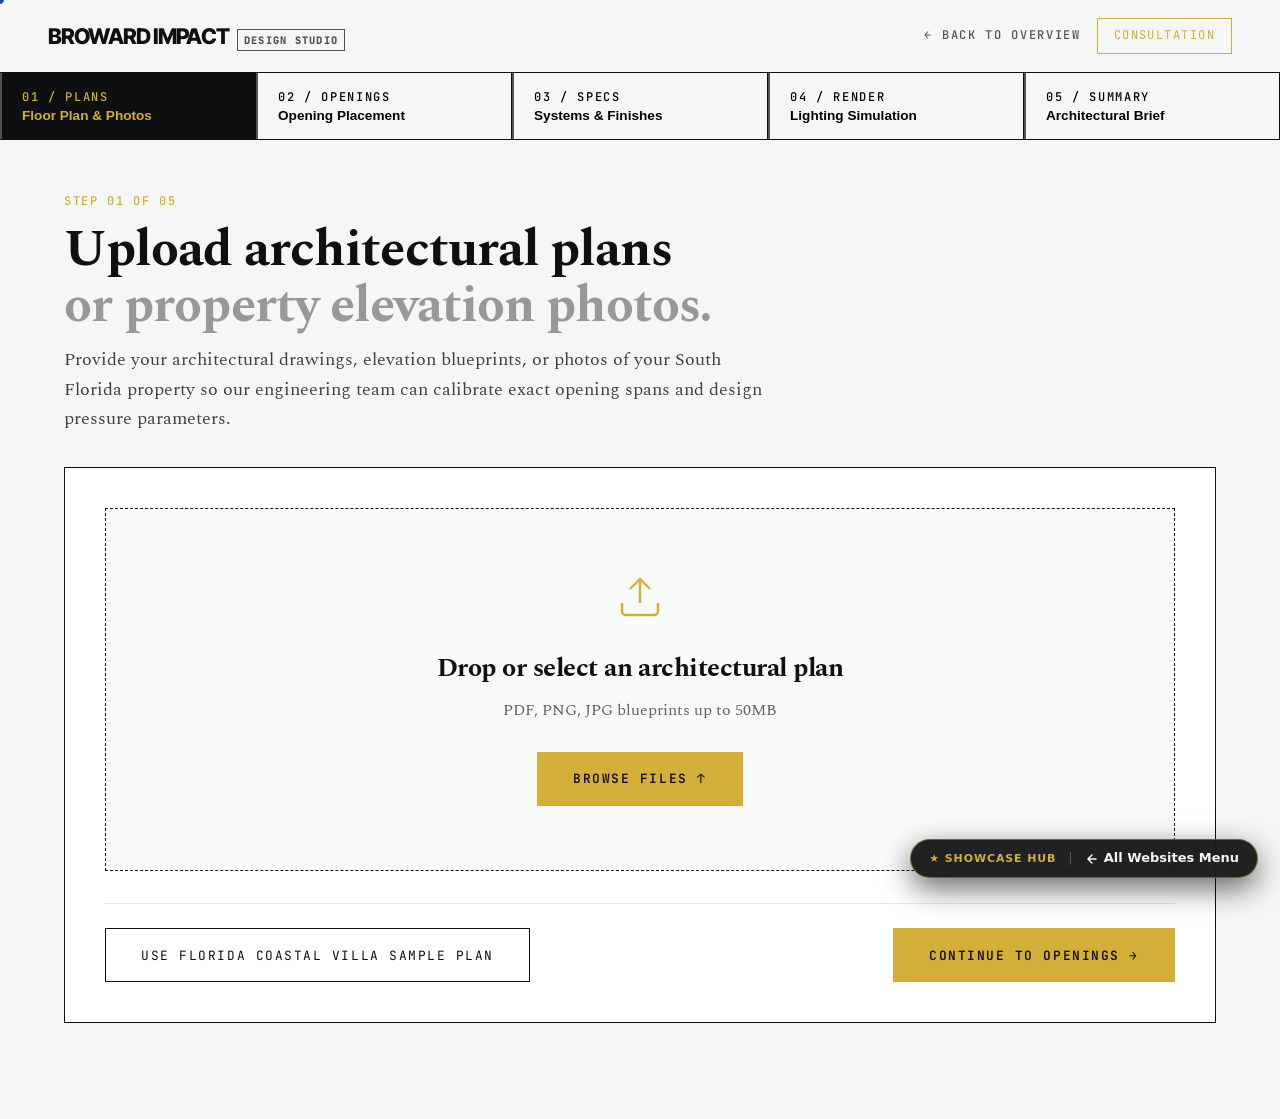
<file: 02-design-studio/index.html>
<!DOCTYPE html>
<html lang="en">
<head>
  <meta charset="utf-8">
  <meta name="viewport" content="width=device-width, initial-scale=1.0">
  <meta name="robots" content="noindex, nofollow, noarchive">
  <title>Design Studio | Broward Impact Architectural Configurator</title>
  <meta name="description" content="Configure custom hurricane impact windows and door systems for your South Florida residence. Floor plan opening placement, frame finishes, and instant architectural summary.">
  
  <link rel="icon" href="img/logo.webp" type="image/webp">
  <link rel="preconnect" href="https://fonts.googleapis.com">
  <link rel="preconnect" href="https://fonts.gstatic.com" crossorigin>
  <link rel="stylesheet" href="css/architectural-luxury.css">

  <style>
    .studio-container {
      max-width: 1200px;
      margin: 0 auto;
      padding: 3rem 1.5rem 6rem;
    }
    .step-card {
      background: #ffffff;
      border: 1px solid var(--obsidian);
      padding: 2.5rem;
      margin-top: 2rem;
    }
    @media (max-width: 640px) {
      .step-card { padding: 1.5rem; }
    }
    .options-grid {
      display: grid;
      grid-template-columns: repeat(auto-fill, minmax(180px, 1fr));
      gap: 0.75rem;
      margin-top: 1rem;
    }
    .blueprint-canvas-area {
      position: relative;
      width: 100%;
      height: 440px;
      background: #111317;
      border: 1px solid var(--obsidian);
      overflow: hidden;
      cursor: crosshair;
      user-select: none;
    }
    .blueprint-grid-bg {
      position: absolute;
      inset: 0;
      background-image: 
        linear-gradient(rgba(212,175,55,0.12) 1px, transparent 1px),
        linear-gradient(90deg, rgba(212,175,55,0.12) 1px, transparent 1px);
      background-size: 30px 30px;
    }
    .opening-pin {
      position: absolute;
      transform: translate(-50%, -50%);
      width: 32px;
      height: 32px;
      border-radius: 999px;
      background: var(--obsidian);
      border: 2px solid var(--amber);
      color: var(--amber);
      display: flex;
      align-items: center;
      justify-content: center;
      font-family: var(--font-mono);
      font-size: 0.75rem;
      font-weight: 700;
      box-shadow: 0 4px 12px rgba(0,0,0,0.4);
      cursor: pointer;
      transition: transform 0.2s;
    }
    .opening-pin:hover {
      transform: translate(-50%, -50%) scale(1.15);
    }
    .render-preview-box {
      position: relative;
      width: 100%;
      height: 480px;
      background: var(--obsidian);
      overflow: hidden;
      border: 1px solid var(--obsidian);
    }
    .render-preview-box img {
      width: 100%;
      height: 100%;
      object-fit: cover;
      transition: filter 0.6s var(--ease-out);
    }
    .render-filter-layer {
      position: absolute;
      inset: 0;
      pointer-events: none;
      transition: background 0.6s var(--ease-out);
    }
    .form-input {
      width: 100%;
      padding: 1rem 1.25rem;
      border: 1px solid var(--obsidian);
      background: var(--silica);
      font-family: var(--font-body);
      font-size: 1rem;
      color: var(--obsidian);
      outline: none;
      transition: background 0.2s, border-color 0.2s;
    }
    .form-input:focus {
      background: #ffffff;
      border-color: var(--amber);
    }
  </style>
</head>
<body class="bg-silica text-obsidian">

  <!-- Interactive Glass Cursor -->
  <div class="glass-cursor" id="glassCursor" aria-hidden="true"></div>

  <!-- Header -->
  <header class="site-header scrolled" style="position: sticky;">
    <div class="header-container">
      <a href="../01-architectural-luxury/index.html" class="logo-brand">
        <span>BROWARD IMPACT</span>
        <span class="badge-tag">DESIGN STUDIO</span>
      </a>

      <div style="display: flex; align-items: center; gap: 1rem;">
        <a href="../01-architectural-luxury/index.html" class="font-mono-label" style="text-decoration: none; color: var(--obsidian); opacity: 0.7;">
          ← Back to Overview
        </a>
        <a href="../01-architectural-luxury/contact.html" class="nav-cta-btn" style="padding: 0.45rem 1rem;">Consultation</a>
      </div>
    </div>
  </header>

  <!-- Interactive Multi-Step Bar -->
  <div class="studio-stepper-bar" id="stepperBar">
    <button class="stepper-step-item active" data-step="0">
      <span class="step-num font-mono-label">01 / PLANS</span>
      <span style="font-weight: 600; font-size: 0.85rem;">Floor Plan &amp; Photos</span>
    </button>
    <button class="stepper-step-item" data-step="1">
      <span class="step-num font-mono-label">02 / OPENINGS</span>
      <span style="font-weight: 600; font-size: 0.85rem;">Opening Placement</span>
    </button>
    <button class="stepper-step-item" data-step="2">
      <span class="step-num font-mono-label">03 / SPECS</span>
      <span style="font-weight: 600; font-size: 0.85rem;">Systems &amp; Finishes</span>
    </button>
    <button class="stepper-step-item" data-step="3">
      <span class="step-num font-mono-label">04 / RENDER</span>
      <span style="font-weight: 600; font-size: 0.85rem;">Lighting Simulation</span>
    </button>
    <button class="stepper-step-item" data-step="4">
      <span class="step-num font-mono-label">05 / SUMMARY</span>
      <span style="font-weight: 600; font-size: 0.85rem;">Architectural Brief</span>
    </button>
  </div>

  <main class="studio-container">

    <!-- ====================================================================
         STEP 0: FLOOR PLAN & PHOTOS UPLOAD
         ==================================================================== -->
    <div class="step-section" id="step0">
      <div style="margin-bottom: 2rem;">
        <span class="font-mono-label text-amber">Step 01 of 05</span>
        <h1 class="font-heading" style="font-size: clamp(2.4rem, 4vw, 3.8rem); line-height: 1.1; margin-top: 0.5rem;">
          Upload architectural plans<br>
          <span style="opacity: 0.4;">or property elevation photos.</span>
        </h1>
        <p class="font-body" style="font-size: 1.15rem; opacity: 0.8; max-width: 44rem; margin-top: 0.75rem;">
          Provide your architectural drawings, elevation blueprints, or photos of your South Florida property so our engineering team can calibrate exact opening spans and design pressure parameters.
        </p>
      </div>

      <div class="step-card">
        <div class="upload-dropzone" id="dropzoneBox" data-magnify="true">
          <svg width="48" height="48" viewBox="0 0 24 24" fill="none" stroke="currentColor" stroke-width="1.2" style="margin: 0 auto 1.25rem; color: var(--amber);">
            <path d="M21 15v4a2 2 0 0 1-2 2H5a2 2 0 0 1-2-2v-4"/>
            <polyline points="17 8 12 3 7 8"/>
            <line x1="12" y1="3" x2="12" y2="15"/>
          </svg>
          <h3 class="font-heading" style="font-size: 1.6rem;">Drop or select an architectural plan</h3>
          <p class="font-body" style="opacity: 0.65; margin-top: 0.5rem;">PDF, PNG, JPG blueprints up to 50MB</p>
          <input type="file" id="fileUploadInput" accept=".pdf,image/*" style="display: none;">
          <button type="button" class="btn-primary-amber" style="margin-top: 1.75rem;" onclick="document.getElementById('fileUploadInput').click()">
            Browse Files <span>↑</span>
          </button>
        </div>

        <div style="display: flex; align-items: center; justify-content: space-between; margin-top: 2rem; padding-top: 1.5rem; border-top: 1px solid rgba(0,0,0,0.1);">
          <button type="button" class="btn-outline-silica" style="color: var(--obsidian); border-color: var(--obsidian);" id="useSamplePlanBtn">
            Use Florida Coastal Villa Sample Plan
          </button>
          <button type="button" class="btn-primary-amber" onclick="goToStep(1)">
            Continue to Openings →
          </button>
        </div>
      </div>
    </div>

    <!-- ====================================================================
         STEP 1: INTERACTIVE OPENING PLACEMENT CANVAS
         ==================================================================== -->
    <div class="step-section" id="step1" style="display: none;">
      <div style="margin-bottom: 2rem;">
        <span class="font-mono-label text-amber">Step 02 of 05</span>
        <h2 class="font-heading" style="font-size: clamp(2.4rem, 4vw, 3.8rem); line-height: 1.1; margin-top: 0.5rem;">
          Place your openings<br>
          <span style="opacity: 0.4;">on the blueprint canvas.</span>
        </h2>
        <p class="font-body" style="font-size: 1.15rem; opacity: 0.8; max-width: 44rem; margin-top: 0.75rem;">
          Click anywhere on the architectural blueprint layout below to place hurricane window and door openings. Drag or click to configure each location.
        </p>
      </div>

      <div class="step-card">
        <!-- Interactive Canvas -->
        <div class="blueprint-canvas-area" id="blueprintCanvas">
          <div class="blueprint-grid-bg"></div>

          <!-- Villa Blueprint Vector Lines -->
          <svg style="position: absolute; inset: 0; width: 100%; height: 100%; pointer-events: none;" viewBox="0 0 800 440" preserveAspectRatio="none">
            <g stroke="rgba(212,175,55,0.4)" stroke-width="1.2" fill="none">
              <!-- Outer Perimeter -->
              <rect x="100" y="60" width="600" height="320"/>
              <!-- Interior Partition Walls -->
              <line x1="320" y1="60" x2="320" y2="380"/>
              <line x1="100" y1="220" x2="320" y2="220"/>
              <line x1="500" y1="60" x2="500" y2="260"/>
              <line x1="500" y1="260" x2="700" y2="260"/>
              <!-- Architectural Room Labels -->
              <text x="210" y="140" fill="rgba(244,247,245,0.3)" font-family="'JetBrains Mono', monospace" font-size="12" text-anchor="middle">PRIMARY SUITE</text>
              <text x="210" y="300" fill="rgba(244,247,245,0.3)" font-family="'JetBrains Mono', monospace" font-size="12" text-anchor="middle">GUEST WING</text>
              <text x="410" y="220" fill="rgba(244,247,245,0.3)" font-family="'JetBrains Mono', monospace" font-size="12" text-anchor="middle">GREAT ROOM</text>
              <text x="600" y="160" fill="rgba(244,247,245,0.3)" font-family="'JetBrains Mono', monospace" font-size="12" text-anchor="middle">CHEF KITCHEN</text>
              <text x="600" y="330" fill="rgba(244,247,245,0.3)" font-family="'JetBrains Mono', monospace" font-size="12" text-anchor="middle">COVERED LANAI</text>
            </g>
          </svg>

          <!-- Pre-placed Interactive Pins -->
          <div class="opening-pin" style="left: 210px; top: 60px;" title="North Bedroom Window">W1</div>
          <div class="opening-pin" style="left: 410px; top: 380px;" title="Great Room Coastal Multi-Slide">D1</div>
          <div class="opening-pin" style="left: 700px; top: 310px;" title="Lanai Pocket Door">D2</div>
          <div class="opening-pin" style="left: 100px; top: 140px;" title="West Elevation Casement">W2</div>
        </div>

        <div style="display: flex; justify-content: space-between; align-items: center; margin-top: 1.5rem; flex-wrap: wrap; gap: 1rem;">
          <div class="font-mono-label" style="opacity: 0.7;">
            <span>Current Openings: <b class="text-amber" id="openingCountText">4 Configured</b></span>
            <span style="margin-left: 1rem; opacity: 0.5;">(Click canvas to add opening)</span>
          </div>
          <div style="display: flex; gap: 1rem;">
            <button type="button" class="btn-outline-silica" style="color:var(--obsidian); border-color:var(--obsidian);" onclick="goToStep(0)">← Back</button>
            <button type="button" class="btn-primary-amber" onclick="goToStep(2)">Proceed to Specifications →</button>
          </div>
        </div>
      </div>
    </div>

    <!-- ====================================================================
         STEP 2: SYSTEM SPECIFICATIONS & FINISHES
         ==================================================================== -->
    <div class="step-section" id="step2" style="display: none;">
      <div style="margin-bottom: 2rem;">
        <span class="font-mono-label text-amber">Step 03 of 05</span>
        <h2 class="font-heading" style="font-size: clamp(2.4rem, 4vw, 3.8rem); line-height: 1.1; margin-top: 0.5rem;">
          Select systems &amp; finishes.<br>
          <span style="opacity: 0.4;">Curated architectural engineering.</span>
        </h2>
      </div>

      <div class="step-card">
        <!-- 1. Product Type -->
        <div>
          <span class="font-mono-label" style="opacity: 0.5;">System Category &amp; Style</span>
          <div class="options-grid">
            <button type="button" class="spec-selector-btn selected" data-group="prodType">Casement Window</button>
            <button type="button" class="spec-selector-btn" data-group="prodType">Single-Hung Window</button>
            <button type="button" class="spec-selector-btn" data-group="prodType">Fixed Architectural Picture</button>
            <button type="button" class="spec-selector-btn" data-group="prodType">Monumental Pivot Door</button>
            <button type="button" class="spec-selector-btn" data-group="prodType">Lift &amp; Slide Pocketing</button>
            <button type="button" class="spec-selector-btn" data-group="prodType">French Door System</button>
          </div>
        </div>

        <!-- 2. Frame Color -->
        <div style="margin-top: 2rem;">
          <span class="font-mono-label" style="opacity: 0.5;">Architectural Aluminum Finish</span>
          <div class="options-grid">
            <button type="button" class="spec-selector-btn selected" data-group="frameColor">
              <span class="spec-swatch" style="background: #1a1a1b;"></span> Obsidian Black
            </button>
            <button type="button" class="spec-selector-btn" data-group="frameColor">
              <span class="spec-swatch" style="background: #4a3e30;"></span> Bronze Architectural
            </button>
            <button type="button" class="spec-selector-btn" data-group="frameColor">
              <span class="spec-swatch" style="background: #e2e4e1;"></span> Silica Alabaster
            </button>
            <button type="button" class="spec-selector-btn" data-group="frameColor">
              <span class="spec-swatch" style="background: #9fa3a6;"></span> Anodized Clear Silver
            </button>
          </div>
        </div>

        <!-- 3. Glass Package -->
        <div style="margin-top: 2rem;">
          <span class="font-mono-label" style="opacity: 0.5;">Laminated Impact Glazing (HVHZ)</span>
          <div class="options-grid">
            <button type="button" class="spec-selector-btn selected" data-group="glassType">
              Solar Control Low-E (SHGC 0.22)
            </button>
            <button type="button" class="spec-selector-btn" data-group="glassType">
              Ultra-Clear Low-Iron Laminated
            </button>
            <button type="button" class="spec-selector-btn" data-group="glassType">
              Neutral Gray Tinted
            </button>
            <button type="button" class="spec-selector-btn" data-group="glassType">
              Turtle Code Coastal Bronze
            </button>
          </div>
        </div>

        <!-- 4. Hardware Finish -->
        <div style="margin-top: 2rem;">
          <span class="font-mono-label" style="opacity: 0.5;">Concealed Precision Hardware</span>
          <div class="options-grid">
            <button type="button" class="spec-selector-btn selected" data-group="hardware">
              Champagne Gold Brushed
            </button>
            <button type="button" class="spec-selector-btn" data-group="hardware">
              Satin Stainless Steel
            </button>
            <button type="button" class="spec-selector-btn" data-group="hardware">
              Matte Black Obsidian
            </button>
          </div>
        </div>

        <div style="display: flex; justify-content: space-between; align-items: center; margin-top: 2.5rem; padding-top: 1.5rem; border-top: 1px solid rgba(0,0,0,0.1);">
          <button type="button" class="btn-outline-silica" style="color:var(--obsidian); border-color:var(--obsidian);" onclick="goToStep(1)">← Back</button>
          <button type="button" class="btn-primary-amber" onclick="goToStep(3)">Preview 3D Light Simulation →</button>
        </div>
      </div>
    </div>

    <!-- ====================================================================
         STEP 3: RENDERING PREVIEW & LIGHTING SIMULATION
         ==================================================================== -->
    <div class="step-section" id="step3" style="display: none;">
      <div style="margin-bottom: 2rem;">
        <span class="font-mono-label text-amber">Step 04 of 05</span>
        <h2 class="font-heading" style="font-size: clamp(2.4rem, 4vw, 3.8rem); line-height: 1.1; margin-top: 0.5rem;">
          Atmospheric light preview.<br>
          <span style="opacity: 0.4;">Simulated coastal ambiance.</span>
        </h2>
      </div>

      <div class="step-card">
        <!-- Render Box -->
        <div class="render-preview-box">
          <img id="renderImg" src="img/architectural/studio-view.jpg" alt="Atmospheric rendering of configured impact window system">
          <div class="render-filter-layer" id="renderLayer" style="background: linear-gradient(to bottom, rgba(212,175,55,0.25) 0%, rgba(212,175,55,0.05) 100%);"></div>

          <div style="position: absolute; bottom: 0; left: 0; right: 0; padding: 1.5rem 2rem; display: flex; justify-content: space-between; align-items: flex-end; background: linear-gradient(to top, rgba(14,15,17,0.8), transparent); color: var(--silica);">
            <div>
              <span class="font-mono-label" style="opacity: 0.7;">Simulated Spec</span>
              <h3 class="font-heading" id="renderSpecTitle" style="font-size: 1.6rem; color: var(--silica);">Casement Window · Obsidian Black · Low-E Glass</h3>
            </div>
            <span class="font-mono-label text-amber" id="renderLightLabel">Sunrise Golden Hour</span>
          </div>
        </div>

        <!-- Render Controls -->
        <div style="margin-top: 1.5rem; display: flex; flex-direction: column; gap: 1rem;">
          <span class="font-mono-label" style="opacity: 0.5;">Atmosphere Simulator</span>
          <div class="sim-buttons-group">
            <button class="sim-btn render-btn active" onclick="setRenderLight(0)">Sunrise Golden Hour</button>
            <button class="sim-btn render-btn" onclick="setRenderLight(1)">Florida High Noon</button>
            <button class="sim-btn render-btn" onclick="setRenderLight(2)">Category 5 Hurricane Night</button>
          </div>
        </div>

        <div style="display: flex; justify-content: space-between; align-items: center; margin-top: 2.5rem; padding-top: 1.5rem; border-top: 1px solid rgba(0,0,0,0.1);">
          <button type="button" class="btn-outline-silica" style="color:var(--obsidian); border-color:var(--obsidian);" onclick="goToStep(2)">← Back</button>
          <button type="button" class="btn-primary-amber" onclick="goToStep(4)">Review &amp; Submit Brief →</button>
        </div>
      </div>
    </div>

    <!-- ====================================================================
         STEP 4: PROJECT SUMMARY & LEAD SUBMISSION
         ==================================================================== -->
    <div class="step-section" id="step4" style="display: none;">
      <div style="margin-bottom: 2rem;">
        <span class="font-mono-label text-amber">Step 05 of 05</span>
        <h2 class="font-heading" style="font-size: clamp(2.4rem, 4vw, 3.8rem); line-height: 1.1; margin-top: 0.5rem;">
          Your architectural summary.<br>
          <span style="opacity: 0.4;">Connect directly with the studio.</span>
        </h2>
      </div>

      <div class="step-card" id="submitBriefCard">
        <!-- Summary Specification Plate -->
        <div style="background: var(--silica); border: 1px solid var(--obsidian); padding: 2rem; margin-bottom: 2.5rem;">
          <div style="display: flex; justify-content: space-between; align-items: baseline; border-bottom: 1px solid var(--obsidian); padding-bottom: 1rem;">
            <span class="font-mono-label text-amber">Architectural Project Specification</span>
            <span class="font-mono-label" style="opacity: 0.5;">CGC 1514968 · Dania Beach, FL</span>
          </div>

          <div style="display: grid; grid-template-columns: repeat(auto-fit, minmax(200px, 1fr)); gap: 1.5rem; margin-top: 1.5rem;">
            <div>
              <span class="font-mono-label" style="opacity: 0.5;">Configured Openings</span>
              <p class="font-heading" style="font-size: 1.3rem;">4 Openings Identified</p>
            </div>
            <div>
              <span class="font-mono-label" style="opacity: 0.5;">Primary System</span>
              <p class="font-heading" style="font-size: 1.3rem;" id="sumSystem">Casement Window</p>
            </div>
            <div>
              <span class="font-mono-label" style="opacity: 0.5;">Frame Finish</span>
              <p class="font-heading" style="font-size: 1.3rem;" id="sumFrame">Obsidian Black</p>
            </div>
            <div>
              <span class="font-mono-label" style="opacity: 0.5;">Laminated Glazing</span>
              <p class="font-heading" style="font-size: 1.3rem;" id="sumGlass">Solar Low-E Laminated</p>
            </div>
          </div>
        </div>

        <!-- Contact & Project Form -->
        <form id="studioLeadForm" onsubmit="handleStudioSubmit(event)" style="display: flex; flex-direction: column; gap: 1.25rem;">
          <div style="display: grid; grid-template-columns: 1fr 1fr; gap: 1rem;">
            <div>
              <label class="font-mono-label" style="display: block; margin-bottom: 0.4rem; opacity: 0.7;">Full Name *</label>
              <input type="text" class="form-input" required placeholder="Alexander Wright">
            </div>
            <div>
              <label class="font-mono-label" style="display: block; margin-bottom: 0.4rem; opacity: 0.7;">Email Address *</label>
              <input type="email" class="form-input" required placeholder="alexander@domain.com">
            </div>
          </div>

          <div style="display: grid; grid-template-columns: 1fr 1fr; gap: 1rem;">
            <div>
              <label class="font-mono-label" style="display: block; margin-bottom: 0.4rem; opacity: 0.7;">Phone Number *</label>
              <input type="tel" class="form-input" required placeholder="(954) 555-0199">
            </div>
            <div>
              <label class="font-mono-label" style="display: block; margin-bottom: 0.4rem; opacity: 0.7;">Property City or ZIP Code *</label>
              <input type="text" class="form-input" required placeholder="Fort Lauderdale / 33301">
            </div>
          </div>

          <div style="display: grid; grid-template-columns: 1fr 1fr; gap: 1rem;">
            <div>
              <label class="font-mono-label" style="display: block; margin-bottom: 0.4rem; opacity: 0.7;">Project Scope</label>
              <select class="form-input">
                <option>Full Residence Window &amp; Door Replacement</option>
                <option>New Architectural Construction</option>
                <option>Custom Coastal Patio Doors Only</option>
                <option>Commercial / Condominium Glazing</option>
              </select>
            </div>
            <div>
              <label class="font-mono-label" style="display: block; margin-bottom: 0.4rem; opacity: 0.7;">Consultation Format</label>
              <select class="form-input">
                <option>In-Home Architectural Consultation</option>
                <option>Dania Beach Showroom Private Tour</option>
                <option>Virtual Engineering Review</option>
              </select>
            </div>
          </div>

          <div>
            <label class="font-mono-label" style="display: block; margin-bottom: 0.4rem; opacity: 0.7;">Project Notes &amp; Architectural Preferences</label>
            <textarea class="form-input" rows="3" placeholder="Tell our engineering team about any specific opening spans, architectural styles, or HOA requirements..."></textarea>
          </div>

          <!-- SMS Consent (100% GHL Compliant) -->
          <div style="margin-top: 0.5rem; display: flex; gap: 0.75rem; align-items: flex-start;">
            <input type="checkbox" id="smsConsent" required style="margin-top: 0.25rem;">
            <label for="smsConsent" class="font-body" style="font-size: 0.85rem; opacity: 0.75; line-height: 1.5;">
              I consent to receive text messages from Broward Impact Window &amp; Door regarding my architectural design summary and appointment scheduling at the number provided. Msg &amp; data rates may apply. Reply STOP to cancel at any time.
            </label>
          </div>

          <div style="display: flex; justify-content: space-between; align-items: center; margin-top: 1.5rem; padding-top: 1.5rem; border-top: 1px solid rgba(0,0,0,0.1);">
            <button type="button" class="btn-outline-silica" style="color:var(--obsidian); border-color:var(--obsidian);" onclick="goToStep(3)">← Back</button>
            <button type="submit" class="btn-primary-amber">Submit Architectural Design Brief <span>→</span></button>
          </div>
        </form>

        <!-- Success Confirmation State -->
        <div id="successCard" style="display: none; text-align: center; padding: 3rem 1rem;">
          <span class="font-mono-label text-amber">Brief Successfully Dispatched</span>
          <h2 class="font-heading" style="font-size: 3.2rem; margin-top: 0.75rem;">Thank you.<br><span style="color: var(--amber);">Your design brief is received.</span></h2>
          <p class="font-body" style="font-size: 1.2rem; opacity: 0.8; max-width: 32rem; margin: 1.25rem auto;">
            A copy of your architectural specifications has been sent to your email. A Broward Impact project specialist will contact you same-day to arrange your consultation.
          </p>
          <div style="margin-top: 2rem;">
            <a href="../01-architectural-luxury/index.html" class="btn-primary-amber">Return to Home Overview</a>
          </div>
        </div>
      </div>
    </div>

  </main>

  <script src="js/architectural-luxury.js"></script>
  <script>
    // Configurator state management
    let currentStep = 0;
    const steps = [0, 1, 2, 3, 4];
    const stepButtons = document.querySelectorAll('.stepper-step-item');

    function goToStep(idx) {
      currentStep = idx;
      steps.forEach(s => {
        const el = document.getElementById(`step${s}`);
        if (el) el.style.display = s === idx ? 'block' : 'none';
      });
      stepButtons.forEach((btn, i) => {
        btn.classList.toggle('active', i === idx);
      });
      window.scrollTo({ top: 120, behavior: 'smooth' });
    }

    stepButtons.forEach((btn, idx) => {
      btn.addEventListener('click', () => goToStep(idx));
    });

    // Sample plan loader
    document.getElementById('useSamplePlanBtn')?.addEventListener('click', () => {
      goToStep(1);
    });

    // Blueprint Pin Placer
    const canvas = document.getElementById('blueprintCanvas');
    const openingCountText = document.getElementById('openingCountText');
    let pinsCount = 4;

    if (canvas) {
      canvas.addEventListener('click', (e) => {
        if (e.target.classList.contains('opening-pin')) return;
        const rect = canvas.getBoundingClientRect();
        const x = e.clientX - rect.left;
        const y = e.clientY - rect.top;

        pinsCount++;
        const pin = document.createElement('div');
        pin.className = 'opening-pin';
        pin.style.left = `${x}px`;
        pin.style.top = `${y}px`;
        pin.textContent = `W${pinsCount}`;
        pin.title = `Opening ${pinsCount}`;
        canvas.appendChild(pin);

        if (openingCountText) openingCountText.textContent = `${pinsCount} Configured`;
      });
    }

    // Spec Button Groups
    document.querySelectorAll('.spec-selector-btn').forEach(btn => {
      btn.addEventListener('click', () => {
        const group = btn.getAttribute('data-group');
        document.querySelectorAll(`.spec-selector-btn[data-group="${group}"]`).forEach(b => b.classList.remove('selected'));
        btn.classList.add('selected');

        // Update summary text
        if (group === 'prodType') document.getElementById('sumSystem').textContent = btn.textContent.trim();
        if (group === 'frameColor') document.getElementById('sumFrame').textContent = btn.textContent.trim();
        if (group === 'glassType') document.getElementById('sumGlass').textContent = btn.textContent.trim();
      });
    });

    // Render Lighting Preview Switcher
    const renderTints = [
      { tint: "linear-gradient(to bottom, rgba(212,175,55,0.25) 0%, rgba(212,175,55,0.05) 100%)", label: "Sunrise Golden Hour", filter: "contrast(1.02) brightness(1.05)" },
      { tint: "linear-gradient(to bottom, rgba(244,247,245,0.15) 0%, rgba(244,247,245,0.02) 100%)", label: "Florida High Noon", filter: "contrast(1.05) brightness(1)" },
      { tint: "linear-gradient(to bottom, rgba(14,15,17,0.7) 0%, rgba(14,15,17,0.3) 100%)", label: "Category 5 Hurricane Night", filter: "contrast(1.2) brightness(0.85)" }
    ];

    function setRenderLight(idx) {
      document.querySelectorAll('.render-btn').forEach((b, i) => b.classList.toggle('active', i === idx));
      const rLayer = document.getElementById('renderLayer');
      const rImg = document.getElementById('renderImg');
      const rLabel = document.getElementById('renderLightLabel');
      if (rLayer) rLayer.style.background = renderTints[idx].tint;
      if (rImg) rImg.style.filter = renderTints[idx].filter;
      if (rLabel) rLabel.textContent = renderTints[idx].label;
    }

    function handleStudioSubmit(e) {
      e.preventDefault();
      document.getElementById('studioLeadForm').style.display = 'none';
      document.getElementById('successCard').style.display = 'block';
    }
  </script>

<!-- Showcase Hub Quick Navigation -->
<div id="showcase-hub-nav" style="position:fixed;bottom:22px;right:22px;z-index:999999;font-family:system-ui,-apple-system,BlinkMacSystemFont,'Segoe UI',Roboto,sans-serif;">
  <div style="background:rgba(14,15,17,0.92);backdrop-filter:blur(12px);-webkit-backdrop-filter:blur(12px);border:1px solid rgba(212,175,55,0.45);border-radius:99px;padding:8px 18px;box-shadow:0 10px 30px rgba(0,0,0,0.6);display:flex;align-items:center;gap:12px;font-size:13px;color:#f4f7f5;">
    <span style="color:#d4af37;font-weight:700;font-size:11px;letter-spacing:0.08em;text-transform:uppercase;">★ Showcase Hub</span>
    <span style="color:rgba(255,255,255,0.25);">|</span>
    <a href="../index.html" style="color:#f4f7f5;text-decoration:none;font-weight:600;display:flex;align-items:center;gap:5px;transition:color 0.2s;" onmouseover="this.style.color='#d4af37'" onmouseout="this.style.color='#f4f7f5'">
      <svg width="14" height="14" viewBox="0 0 24 24" fill="none" stroke="currentColor" stroke-width="2.5" stroke-linecap="round" stroke-linejoin="round"><path d="M19 12H5M12 19l-7-7 7-7"/></svg>
      All Websites Menu
    </a>
  </div>
</div>

</body>
</html>
</file>
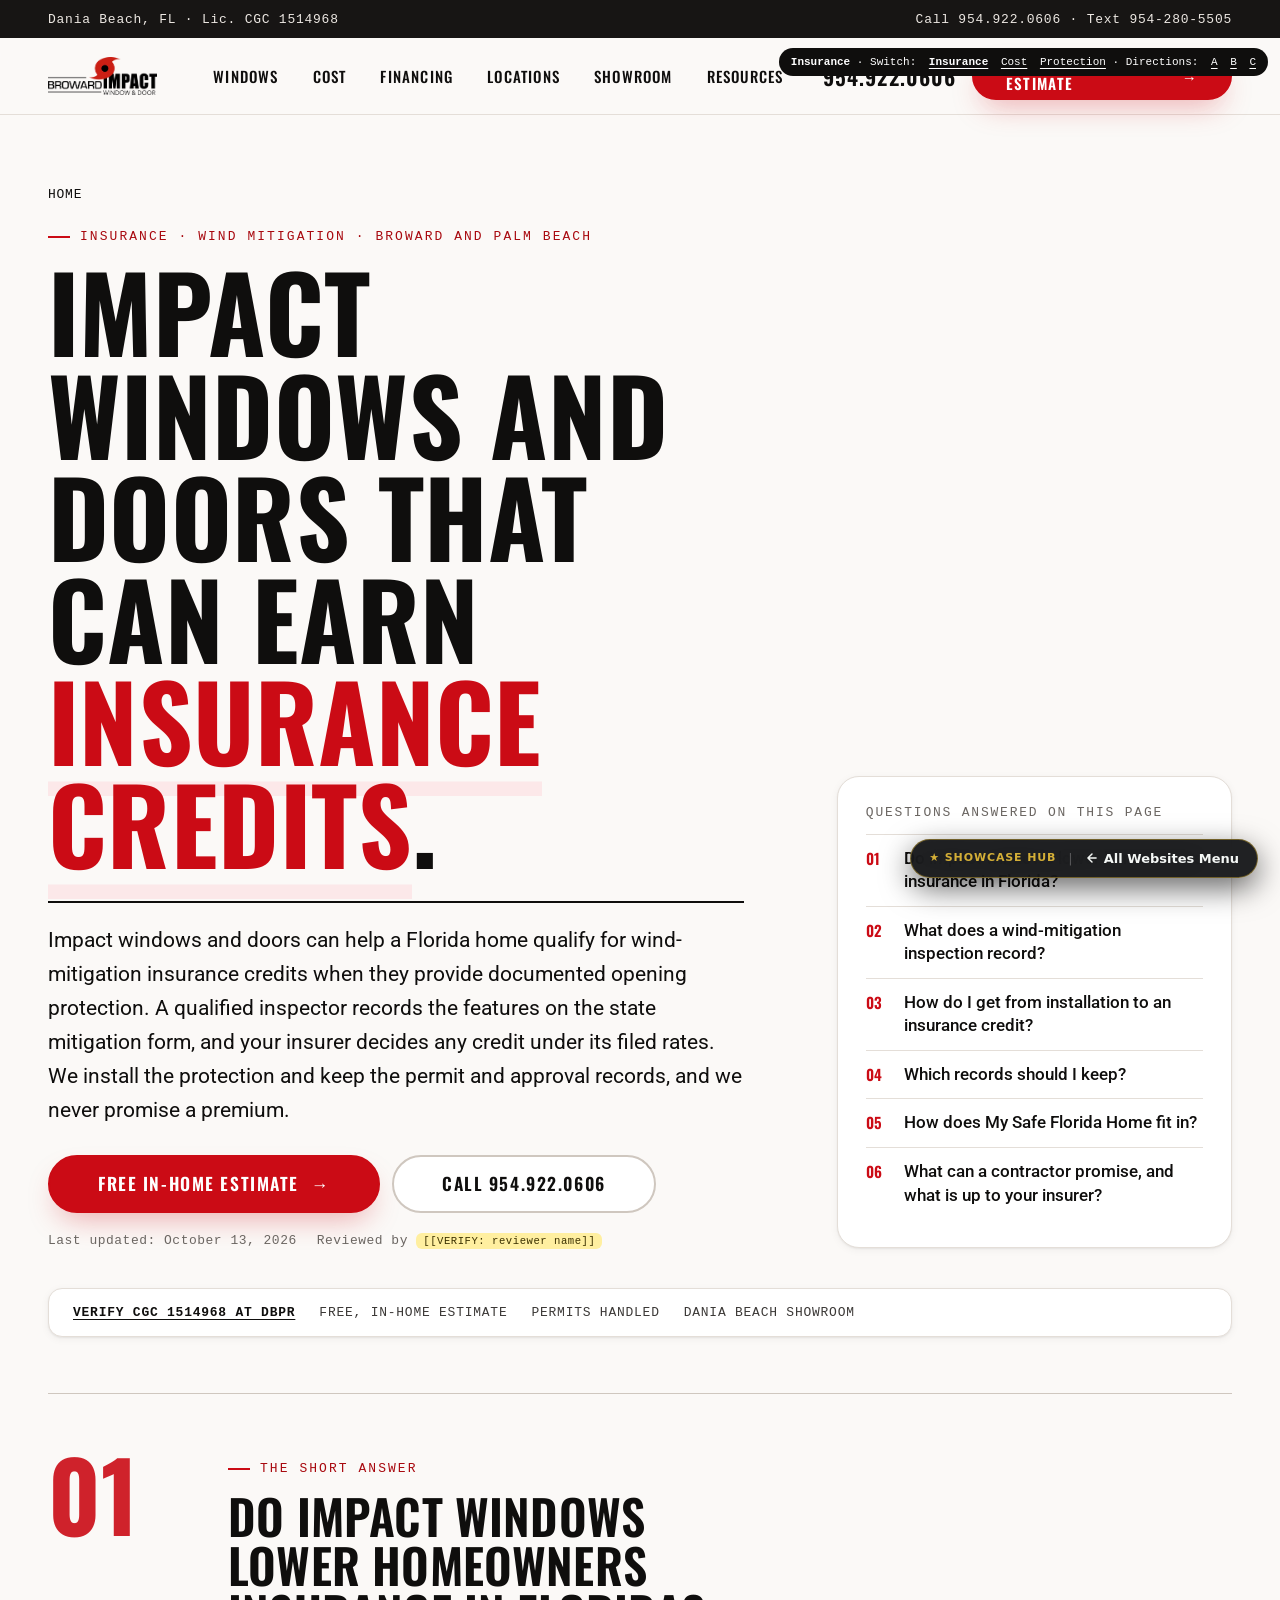
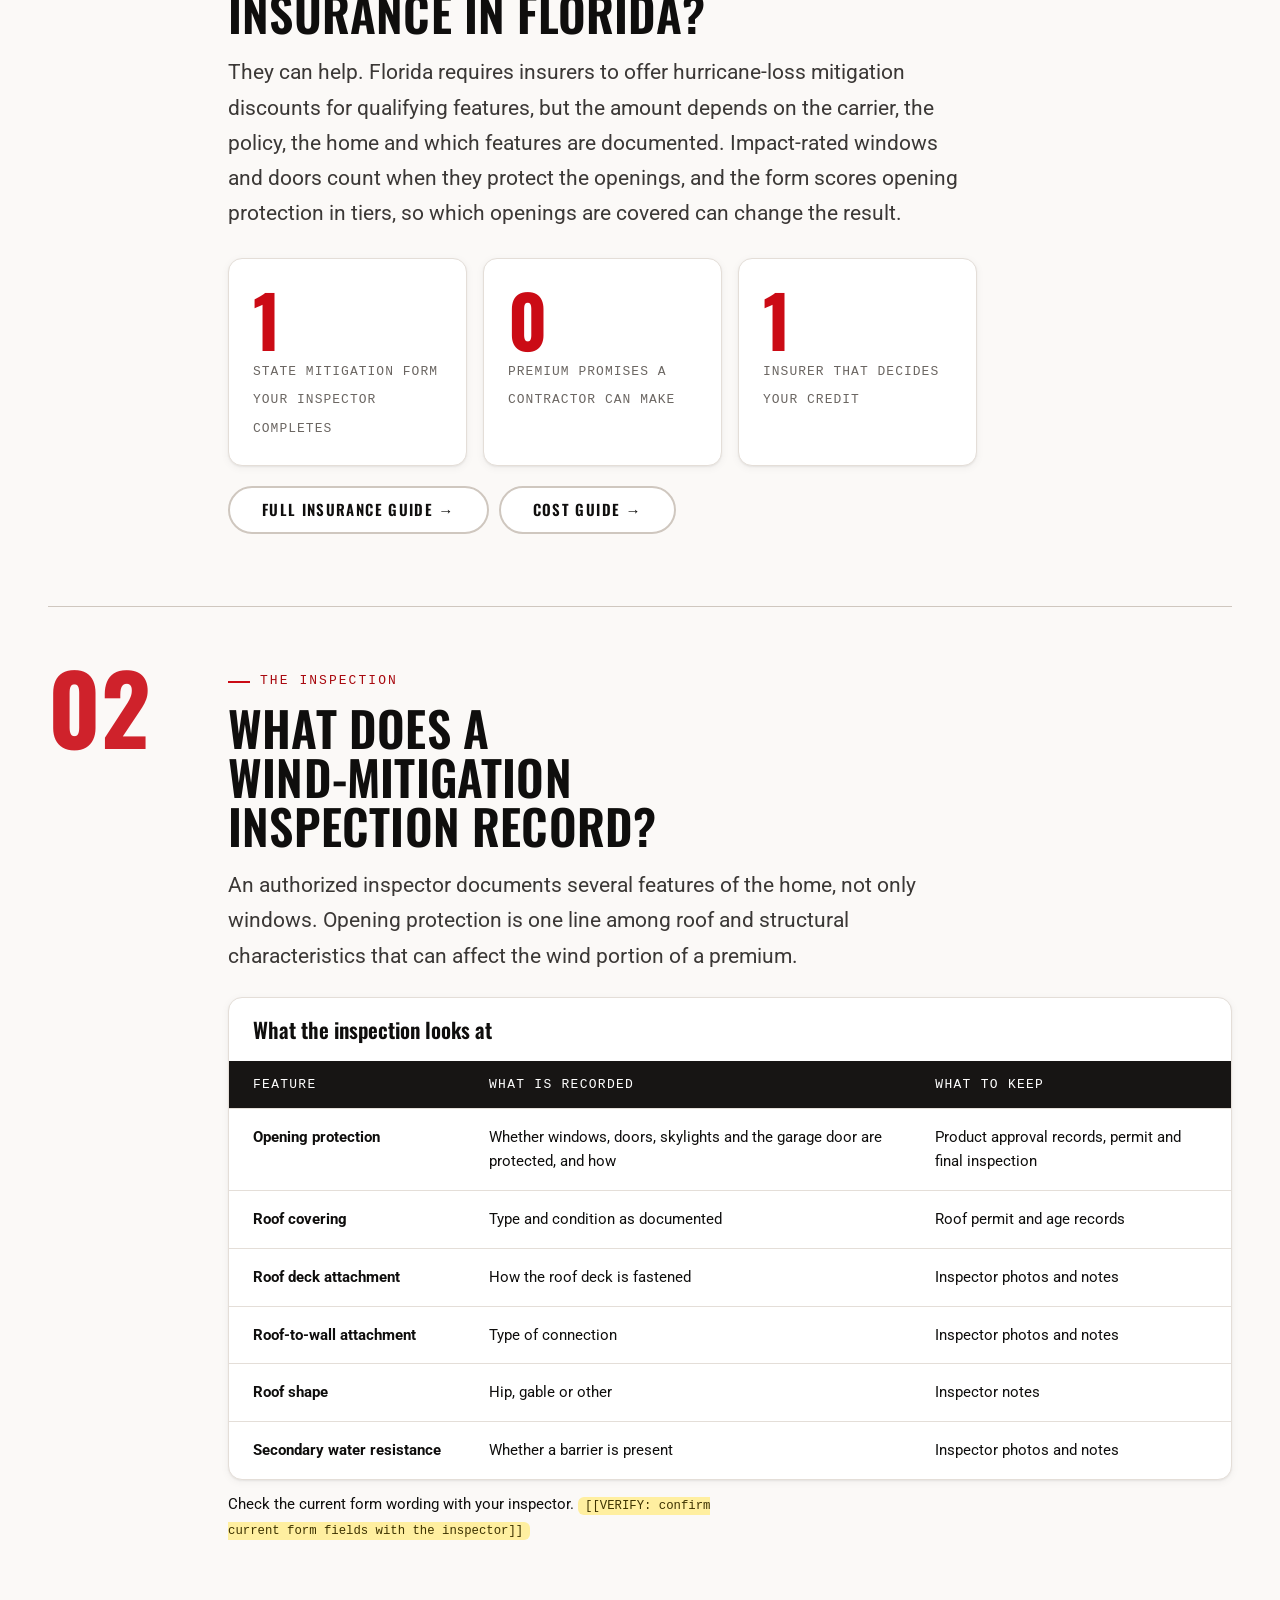
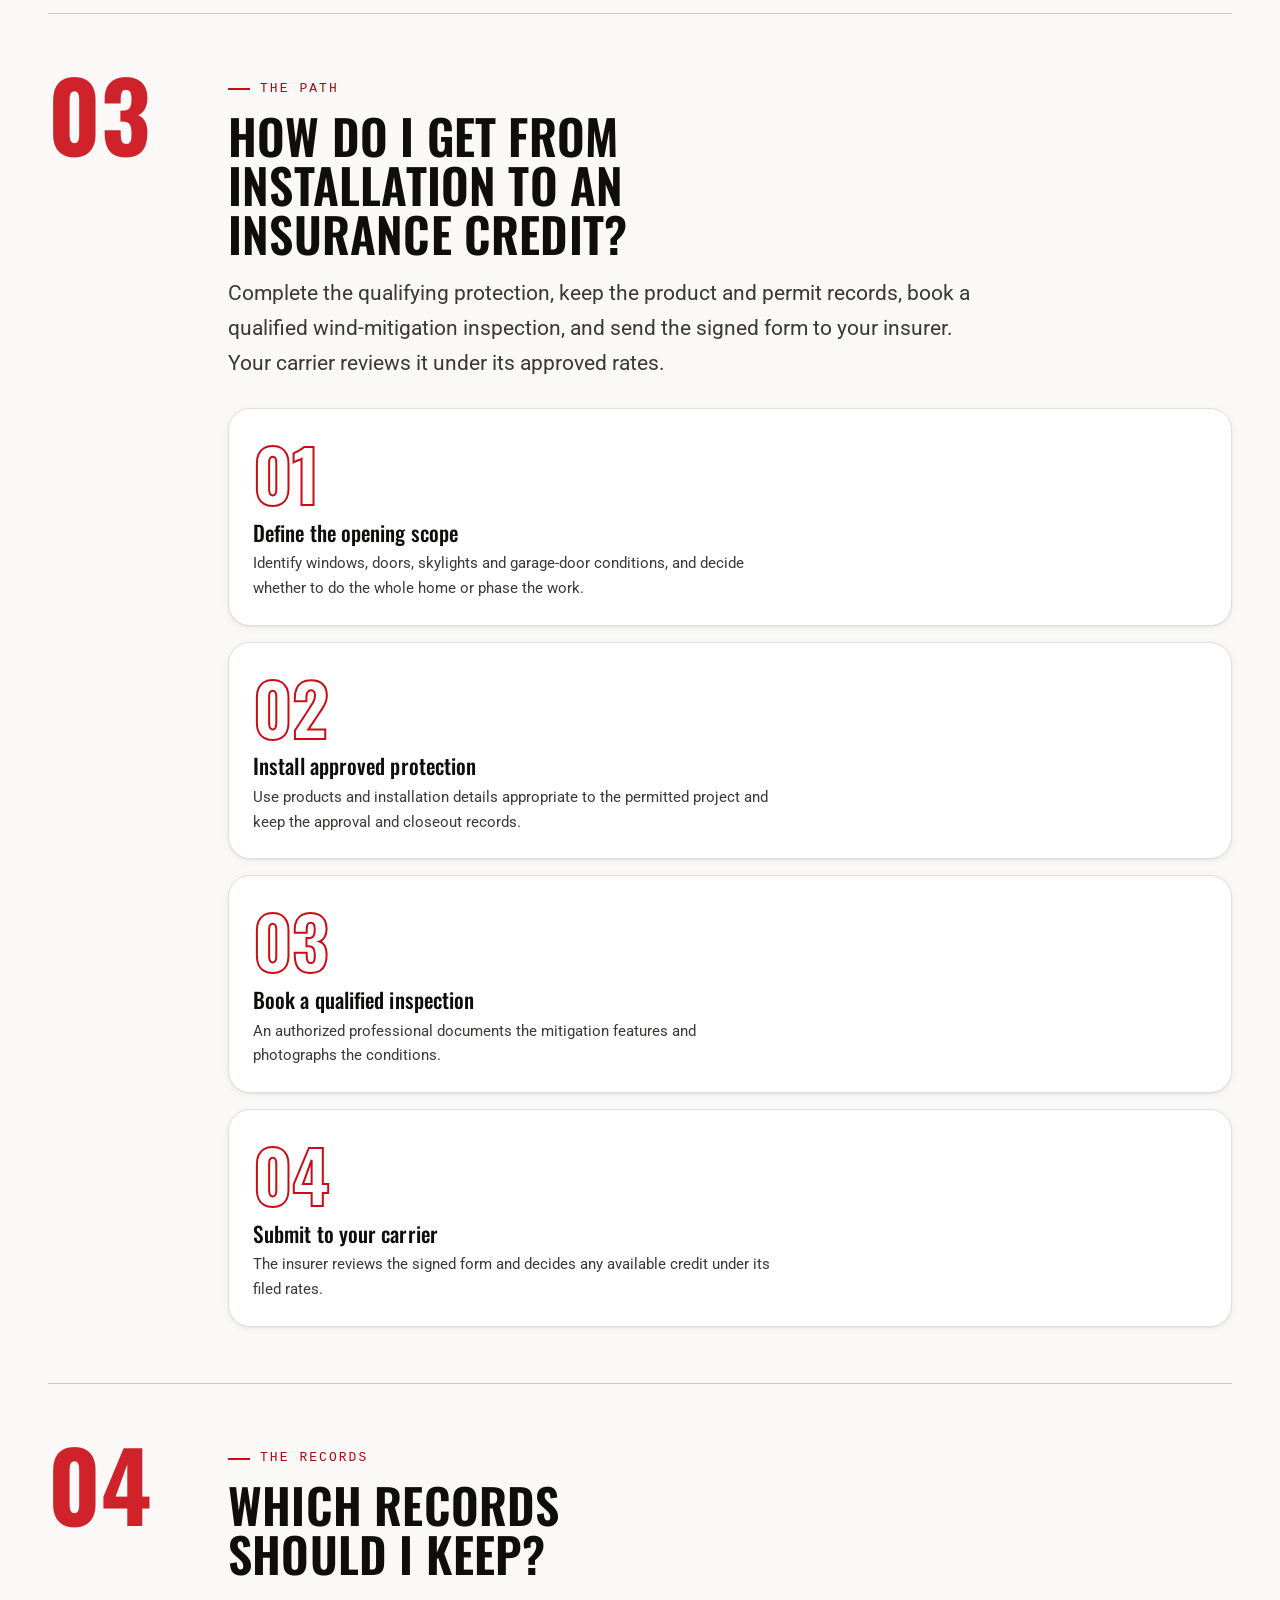
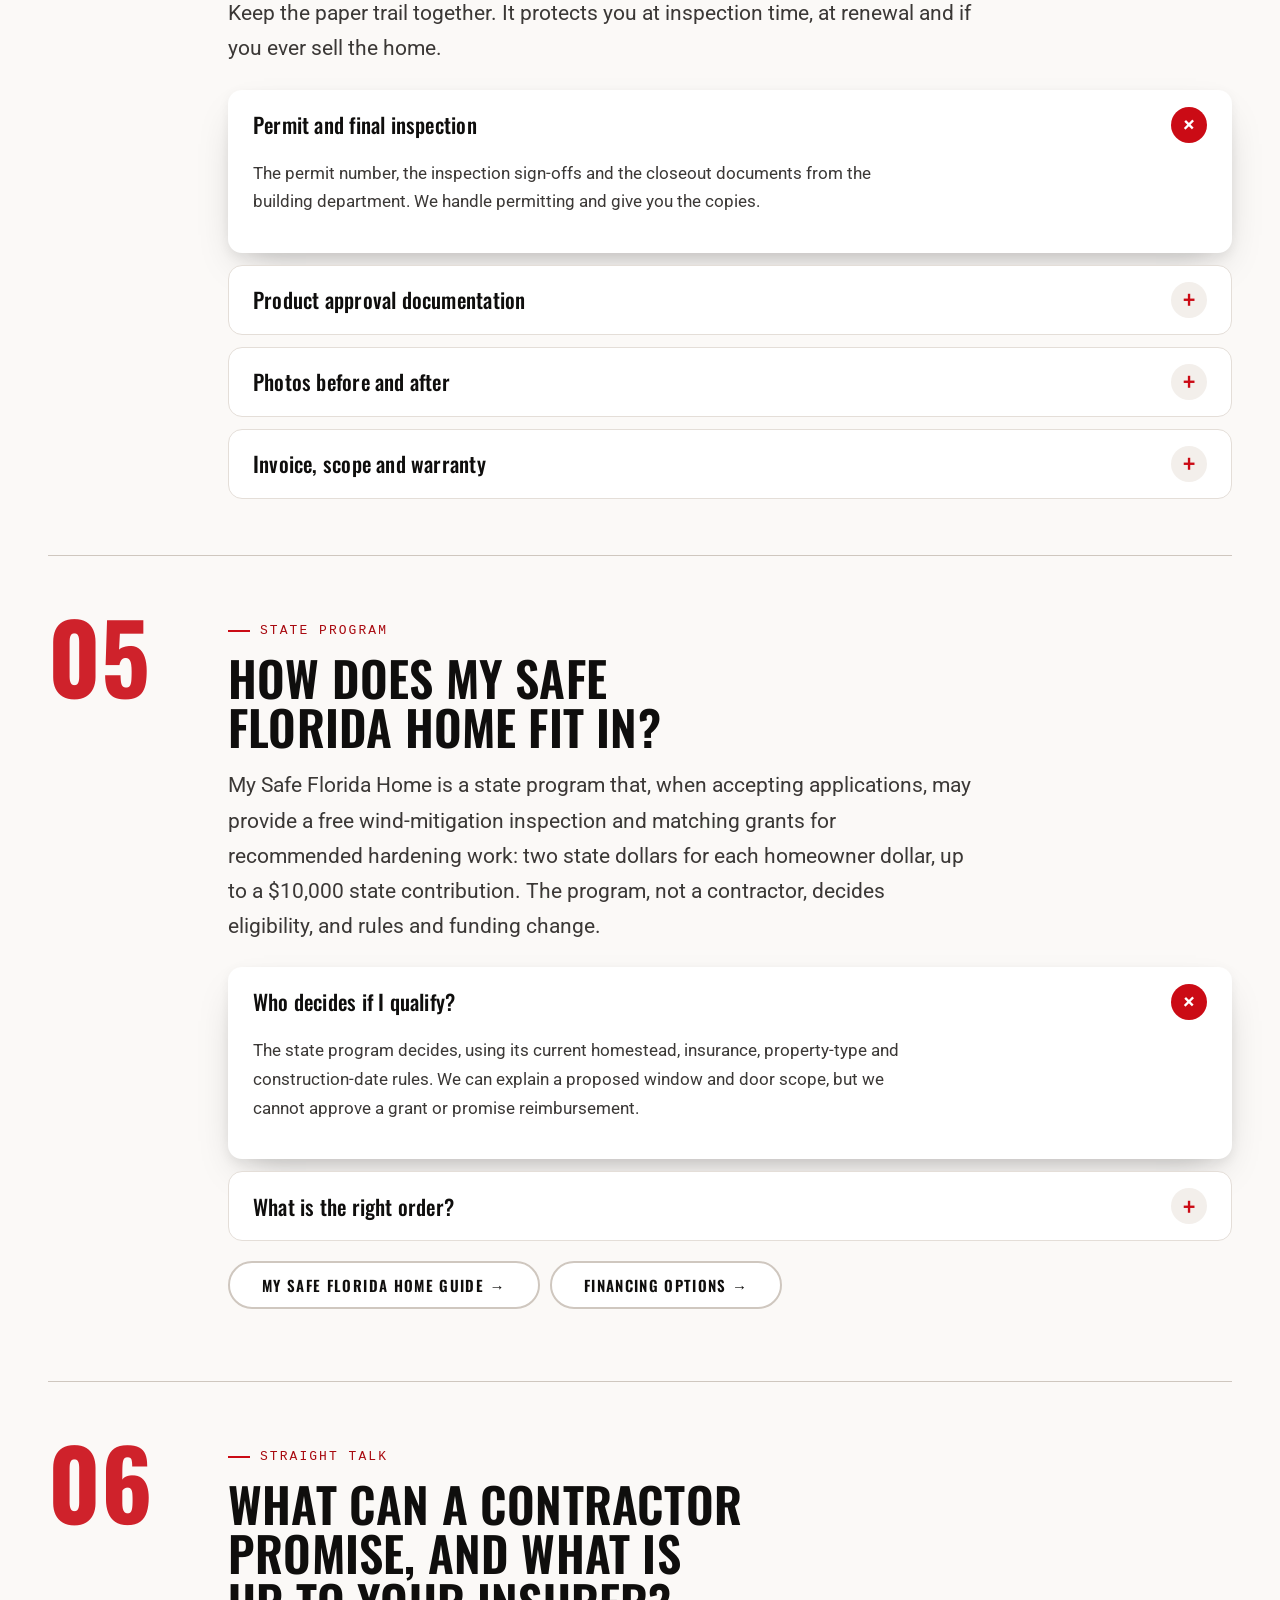
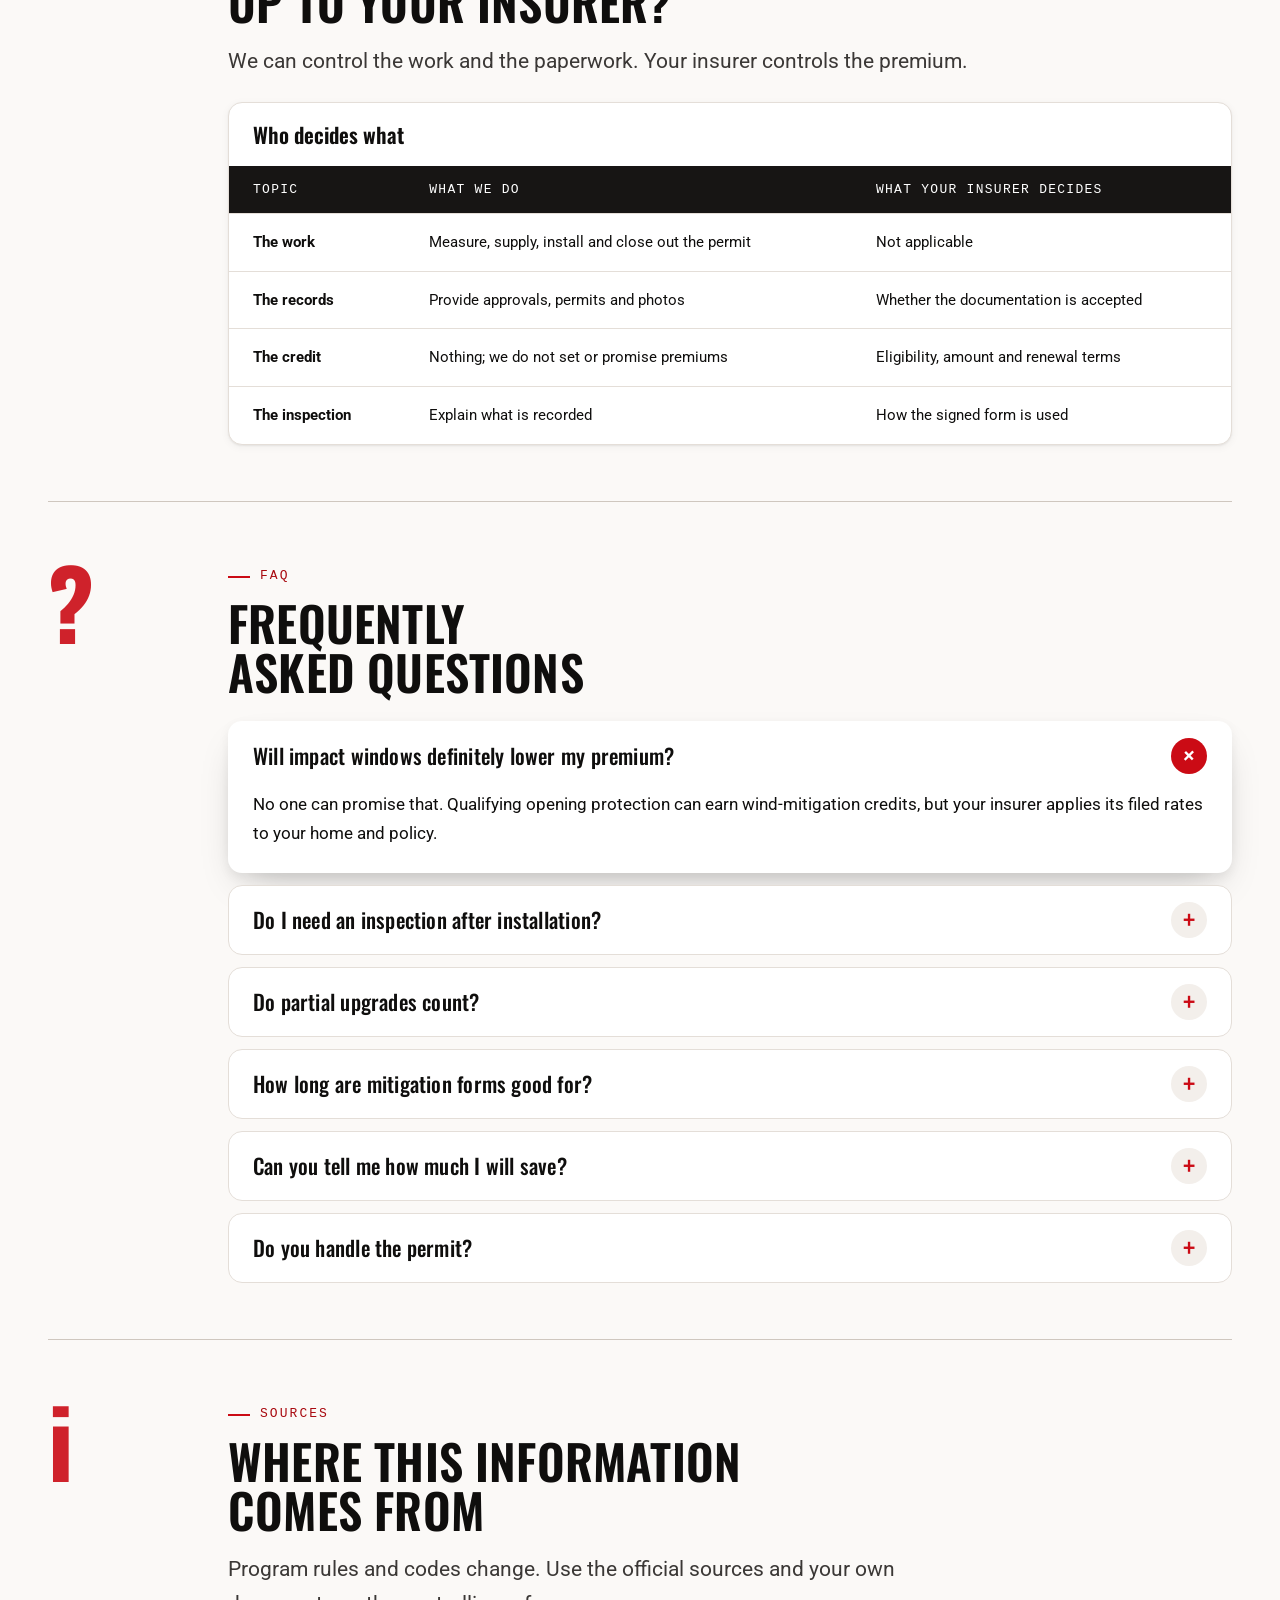
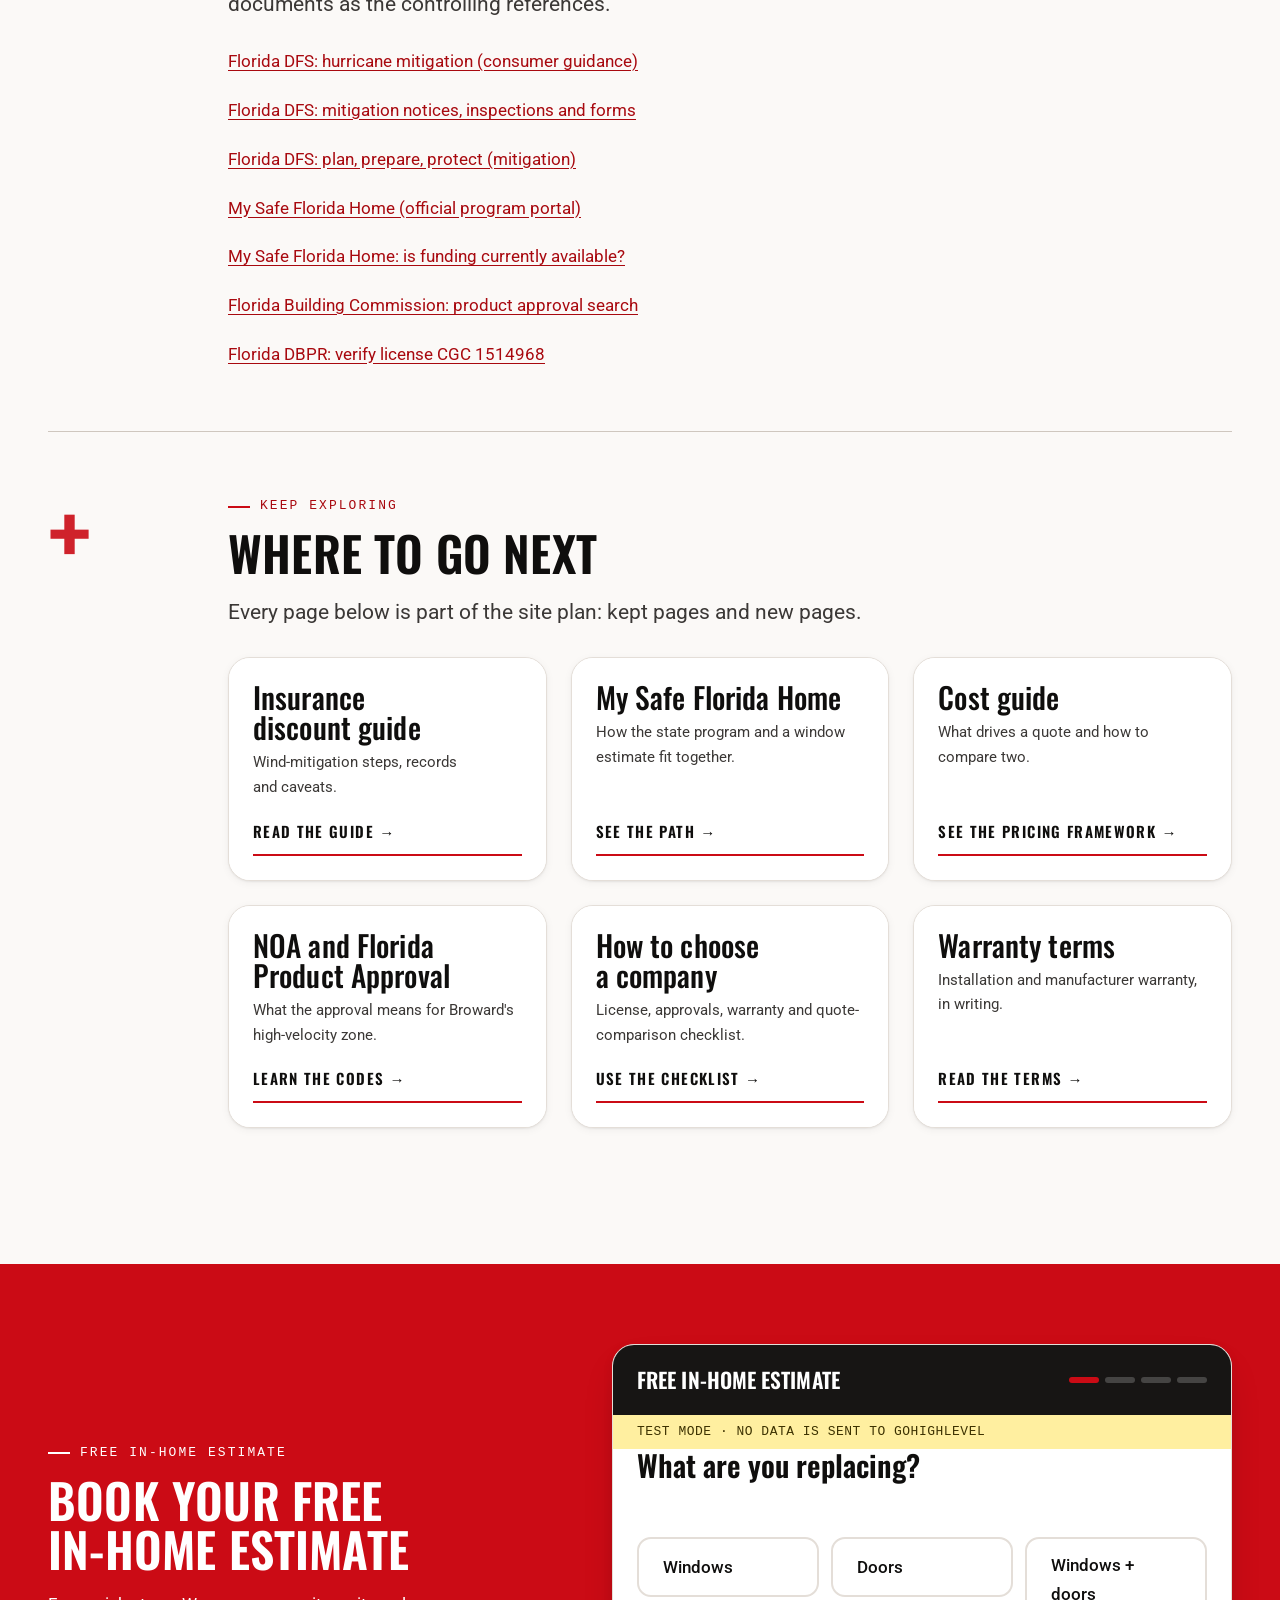
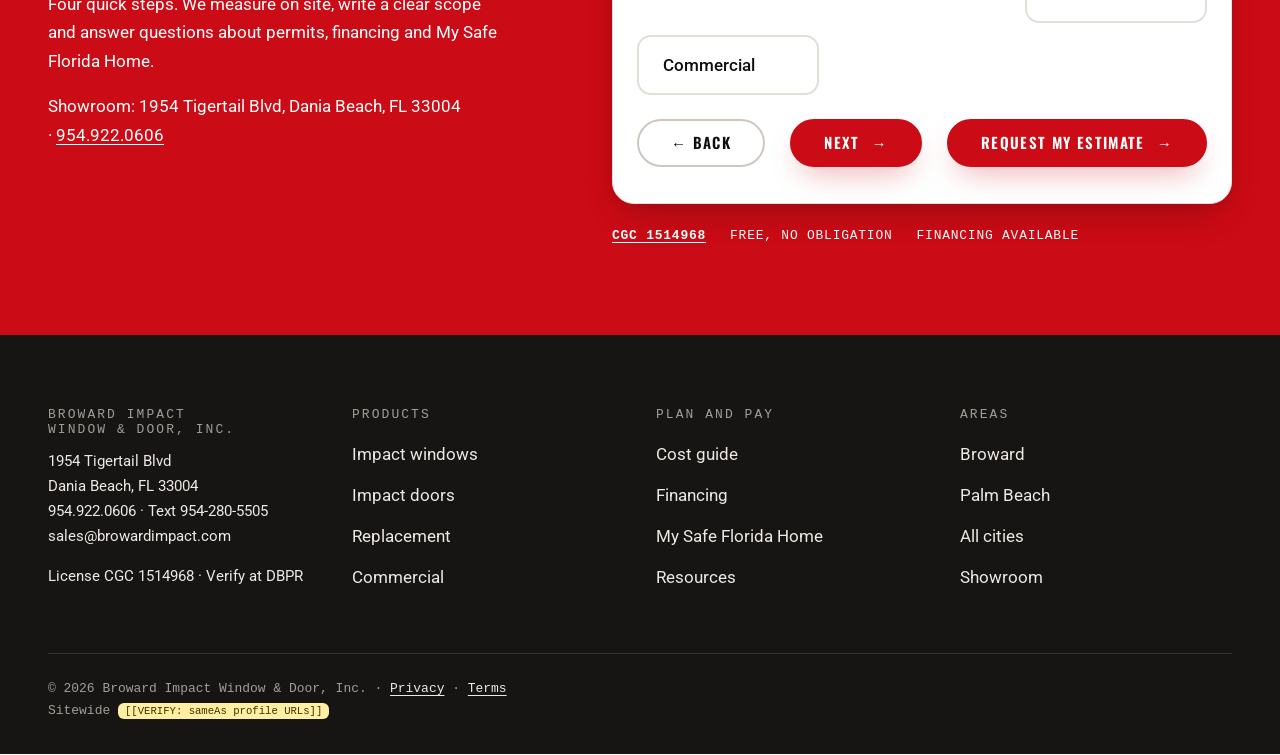
<file: 03-variation-insurance/index.html>
<!DOCTYPE html>
<html lang="en">
<head>
<meta name="robots" content="noindex, nofollow, noarchive">
<meta charset="utf-8">
<meta name="viewport" content="width=device-width, initial-scale=1">
<title>Impact Windows and Insurance Credits | Broward Impact</title>
<meta name="description" content="How impact windows and doors can help a Florida home qualify for wind-mitigation insurance credits, and what to document. Licensed Broward contractor.">
<link rel="canonical" href="https://www.browardimpact.com/">
<link rel="preconnect" href="https://fonts.googleapis.com"><link rel="preconnect" href="https://fonts.gstatic.com" crossorigin>
<link href="https://fonts.googleapis.com/css2?family=Oswald:wght@500;600;700&family=Roboto:wght@400;500;700&display=swap" rel="stylesheet">
<link rel="icon" href="img/logo.webp" type="image/webp">
<link rel="stylesheet" href="css/broward.css">
<script type="application/ld+json">{"@context":"https://schema.org","@graph":[{"@type":["HomeAndConstructionBusiness","LocalBusiness"],"@id":"https://www.browardimpact.com/#business","name":"Broward Impact Window & Door, Inc.","url":"https://www.browardimpact.com/","telephone":"+1-954-922-0606","address":{"@type":"PostalAddress","streetAddress":"1954 Tigertail Blvd","addressLocality":"Dania Beach","addressRegion":"FL","postalCode":"33004","addressCountry":"US"},"areaServed":[{"@type":"AdministrativeArea","name":"Broward County, Florida"},{"@type":"AdministrativeArea","name":"Palm Beach County, Florida"}],"hasCredential":{"@type":"EducationalOccupationalCredential","credentialCategory":"Florida Certified General Contractor","identifier":"CGC 1514968"}},{"@type":"WebPage","@id":"https://www.browardimpact.com/#insurance","url":"https://www.browardimpact.com/","name":"Impact Windows and Insurance Credits | Broward Impact","description":"How impact windows and doors can help a Florida home qualify for wind-mitigation insurance credits, and what to document. Licensed Broward contractor.","dateModified":"2026-10-13","about":{"@id":"https://www.browardimpact.com/#business"}},{"@type":"FAQPage","mainEntity":[{"@type":"Question","name":"Will impact windows definitely lower my premium?","acceptedAnswer":{"@type":"Answer","text":"No one can promise that. Qualifying opening protection can earn wind-mitigation credits, but your insurer applies its filed rates to your home and policy."}},{"@type":"Question","name":"Do I need an inspection after installation?","acceptedAnswer":{"@type":"Answer","text":"A wind-mitigation inspection documents the protection on the state form so your insurer can review it. Ask your insurer or agent what they require."}},{"@type":"Question","name":"Do partial upgrades count?","acceptedAnswer":{"@type":"Answer","text":"They can, but the form scores opening protection in tiers, so which openings are protected can change the result. We can help you decide whether to do all openings or phase the work."}},{"@type":"Question","name":"How long are mitigation forms good for?","acceptedAnswer":{"@type":"Answer","text":"State guidance sets a general form-use period with exceptions. Confirm the current rule with your insurer or the Florida DFS guidance linked below."}},{"@type":"Question","name":"Can you tell me how much I will save?","acceptedAnswer":{"@type":"Answer","text":"No. We can show you what the inspection records and what documentation to keep. The savings figure comes from your insurer."}},{"@type":"Question","name":"Do you handle the permit?","acceptedAnswer":{"@type":"Answer","text":"Yes. We handle permitting and give you the closeout records you need for your insurer."}}]}]}</script>
<link rel="stylesheet" href="css/variant-b.css"><link rel="stylesheet" href="css/variations.css"></head>
<body>
<div class="dir-badge" role="region" aria-label="Variation switcher (preview only)"><b>Insurance</b> &middot; Switch: <a href="../03-variation-insurance/index.html" aria-current="page">Insurance</a> <a href="../04-variation-cost/index.html">Cost</a> <a href="../05-variation-protection/index.html">Protection</a> &middot; Directions: <a href="../07-variation-premium-dark/index.html">A</a> <a href="../06-variation-editorial-b/index.html">B</a> <a href="../08-variation-storm-conversion/index.html">C</a></div>
<nav aria-label="Skip links"><a class="skip" href="#main">Skip to content</a></nav>
<div class="topbar" role="region" aria-label="Business details"><div class="wrap"><span>Dania Beach, FL · Lic. CGC 1514968</span><span><a href="tel:+19549220606">Call 954.922.0606</a> · <a href="sms:+19542805505">Text 954-280-5505</a></span></div></div>
<header class="hdr">
  <div class="wrap">
    <a class="hdr__logo" href="/" aria-label="Broward Impact Window and Door home"><img src="img/logo.webp" width="112" height="44" alt="Broward Impact Window &amp; Door" style="object-fit:contain"></a>
    <ul class="nav">
      <li><a href="/impact-windows/">Windows</a>
        <div class="mega"><div class="wrap">
          <div><span class="mega__label">Impact windows</span><ul><li><a href="/impact-windows/single-hung/">Single-hung</a></li><li><a href="/impact-windows/casement/">Casement</a></li><li><a href="/impact-windows/horizontal-roller/">Horizontal roller</a></li><li><a href="/impact-windows/picture-fixed/">Picture / fixed</a></li><li><a href="/impact-windows/">All impact windows</a></li></ul></div>
          <div><span class="mega__label">Impact doors</span><ul><li><a href="/impact-doors/entry-doors/">Entry doors</a></li><li><a href="/impact-doors/sliding-glass-doors/">Sliding glass</a></li><li><a href="/impact-doors/french-doors/">French doors</a></li><li><a href="/impact-doors/">All impact doors</a></li></ul></div>
          <div><span class="mega__label">Brands</span><ul><li><a href="/eswindows-impact-windows-manufacturer/">ES Windows</a></li><li><a href="/pgt-impact-windows-manufacturers/">PGT</a></li><li><a href="/marvin-impact-windows-manufacturer/">Marvin</a></li><li><a href="/florida-product-approval-noa-impact-windows/">NOA &amp; approvals</a></li></ul></div>
          <div><span class="mega__label">Other</span><ul><li><a href="/replacement-windows/">Replacement windows</a></li><li><a href="/commercial/">Commercial</a></li></ul></div>
        </div></div></li>
      <li><a href="/impact-windows-cost-broward-county/">Cost</a></li>
      <li><a href="/financing/">Financing</a>
        <div class="mega"><div class="wrap">
          <div><span class="mega__label">Pay for it</span><ul><li><a href="/financing/">Financing options</a></li><li><a href="/pace-financing/">PACE financing</a></li></ul></div>
          <div><span class="mega__label">Programs</span><ul><li><a href="/my-safe-florida-home-program-broward/">My Safe Florida Home</a></li><li><a href="/resources/impact-windows-insurance-discount-florida/">Insurance discounts</a></li></ul></div>
        </div></div></li>
      <li><a href="/location/">Locations</a>
        <div class="mega"><div class="wrap">
          <div><span class="mega__label">Counties</span><ul><li><a href="/broward-county-impact-windows/">Broward</a></li><li><a href="/palm-beach-county-impact-windows/">Palm Beach</a></li><li><a href="/miami-dade-county-impact-windows-code-compliant-protection/">Miami-Dade</a></li></ul></div>
          <div><span class="mega__label">Broward cities</span><ul><li><a href="/location/fort-lauderdale-impact-windows/">Fort Lauderdale</a></li><li><a href="/location/dania-beach-impact-windows/">Dania Beach</a></li><li><a href="/location/coral-springs-impact-windows/">Coral Springs</a></li><li><a href="/location/">All locations</a></li></ul></div>
        </div></div></li>
      <li><a href="/showroom/">Showroom</a></li>
      <li><a href="/resources/">Resources</a></li>
    </ul>
    <div class="hdr__cta"><a class="hdr__phone" href="tel:+19549220606">954.922.0606</a><a class="btn btn--primary" href="#estimate">Free In-Home Estimate <span class="arr" aria-hidden="true">→</span></a><button class="menu-btn" type="button" aria-expanded="false" aria-controls="mnav">MENU</button></div>
  </div>
  <nav class="mnav" id="mnav" aria-label="Mobile"><a href="/impact-windows/">Windows</a><a href="/impact-doors/">Doors</a><a href="/impact-windows-cost-broward-county/">Cost</a><a href="/financing/">Financing</a><a href="/location/">Locations</a><a href="/showroom/">Showroom</a><a href="/resources/">Resources</a></nav>
</header>
<main id="main">
<section class="b-hero"><div class="wrap b-hero__grid"><div>
<nav class="crumbs" aria-label="Breadcrumb"><ol><li aria-current="page">Home</li></ol></nav>
<span class="eyebrow eyebrow--red">Insurance &middot; Wind mitigation &middot; Broward and Palm Beach</span>
<h1>Impact windows and doors that can earn <em>insurance credits</em>.</h1>
<p class="b-answer">Impact windows and doors can help a Florida home qualify for wind-mitigation insurance credits when they provide documented opening protection. A qualified inspector records the features on the state mitigation form, and your insurer decides any credit under its filed rates. We install the protection and keep the permit and approval records, and we never promise a premium.</p>
<div class="hero__ctas"><a class="btn btn--primary btn--lg" href="#estimate">Free In-Home Estimate <span class="arr" aria-hidden="true">&rarr;</span></a><a class="btn btn--lg" href="tel:+19549220606">Call 954.922.0606</a></div>
<div class="meta"><span>Last updated: October 13, 2026</span><span>Reviewed by <span class="verify">[[VERIFY: reviewer name]]</span></span></div></div>
<aside class="b-toc" aria-label="On this page"><p class="b-toc__title">Questions answered on this page</p><ol><li><a href="#q1"><b>01</b>Do impact windows lower homeowners insurance in Florida?</a></li><li><a href="#q2"><b>02</b>What does a wind-mitigation inspection record?</a></li><li><a href="#q3"><b>03</b>How do I get from installation to an insurance credit?</a></li><li><a href="#q4"><b>04</b>Which records should I keep?</a></li><li><a href="#q5"><b>05</b>How does My Safe Florida Home fit in?</a></li><li><a href="#q6"><b>06</b>What can a contractor promise, and what is up to your insurer?</a></li></ol></aside></div></section>
<section class="wrap"><div class="trust trust--bar" style="margin-top:0"><a href="https://www.myfloridalicense.com/wl11.asp?SID=&mode=0&p_LicNum=CGC1514968&page=1" rel="external noopener">Verify CGC 1514968 at DBPR</a><span>Free, in-home estimate</span><span>Permits handled</span><span>Dania Beach showroom</span></div></section>
<div class="wrap b-flow"><section class="qa-row" id="q1"><div class="qa-row__n">01</div><div><span class="eyebrow eyebrow--red">The short answer</span><h2>Do impact windows lower homeowners insurance in Florida?</h2><p class="lede">They can help. Florida requires insurers to offer hurricane-loss mitigation discounts for qualifying features, but the amount depends on the carrier, the policy, the home and which features are documented. Impact-rated windows and doors count when they protect the openings, and the form scores opening protection in tiers, so which openings are covered can change the result.</p><div class="stats" style="margin-top:28px"><div><b>1</b><span>state mitigation form your inspector completes</span></div><div><b>0</b><span>premium promises a contractor can make</span></div><div><b>1</b><span>insurer that decides your credit</span></div></div><p style="margin-top:20px;display:flex;flex-wrap:wrap;gap:10px"><a class="btn" href="/resources/impact-windows-insurance-discount-florida/">Full insurance guide &rarr;</a><a class="btn" href="/impact-windows-cost-broward-county/">Cost guide &rarr;</a></p></div></section><section class="qa-row" id="q2"><div class="qa-row__n">02</div><div><span class="eyebrow eyebrow--red">The inspection</span><h2>What does a wind-mitigation inspection record?</h2><p class="lede">An authorized inspector documents several features of the home, not only windows. Opening protection is one line among roof and structural characteristics that can affect the wind portion of a premium.</p><div class="tbl-wrap"><table class="tbl-cmp"><caption>What the inspection looks at</caption><thead><tr><th scope="col">Feature</th><th scope="col">What is recorded</th><th scope="col">What to keep</th></tr></thead><tbody><tr><th scope="row">Opening protection</th><td>Whether windows, doors, skylights and the garage door are protected, and how</td><td>Product approval records, permit and final inspection</td></tr><tr><th scope="row">Roof covering</th><td>Type and condition as documented</td><td>Roof permit and age records</td></tr><tr><th scope="row">Roof deck attachment</th><td>How the roof deck is fastened</td><td>Inspector photos and notes</td></tr><tr><th scope="row">Roof-to-wall attachment</th><td>Type of connection</td><td>Inspector photos and notes</td></tr><tr><th scope="row">Roof shape</th><td>Hip, gable or other</td><td>Inspector notes</td></tr><tr><th scope="row">Secondary water resistance</th><td>Whether a barrier is present</td><td>Inspector photos and notes</td></tr></tbody></table></div><p style="margin-top:12px;font-size:var(--t-sm)">Check the current form wording with your inspector. <span class="verify">[[VERIFY: confirm current form fields with the inspector]]</span></p></div></section><section class="qa-row" id="q3"><div class="qa-row__n">03</div><div><span class="eyebrow eyebrow--red">The path</span><h2>How do I get from installation to an insurance credit?</h2><p class="lede">Complete the qualifying protection, keep the product and permit records, book a qualified wind-mitigation inspection, and send the signed form to your insurer. Your carrier reviews it under its approved rates.</p><ol class="steps" style="margin-top:28px"><li><h3>Define the opening scope</h3><p>Identify windows, doors, skylights and garage-door conditions, and decide whether to do the whole home or phase the work.</p></li><li><h3>Install approved protection</h3><p>Use products and installation details appropriate to the permitted project and keep the approval and closeout records.</p></li><li><h3>Book a qualified inspection</h3><p>An authorized professional documents the mitigation features and photographs the conditions.</p></li><li><h3>Submit to your carrier</h3><p>The insurer reviews the signed form and decides any available credit under its filed rates.</p></li></ol></div></section><section class="qa-row" id="q4"><div class="qa-row__n">04</div><div><span class="eyebrow eyebrow--red">The records</span><h2>Which records should I keep?</h2><p class="lede">Keep the paper trail together. It protects you at inspection time, at renewal and if you ever sell the home.</p><div class="faq" style="margin-top:24px"><details open><summary>Permit and final inspection</summary><div class="a"><p>The permit number, the inspection sign-offs and the closeout documents from the building department. We handle permitting and give you the copies.</p></div></details><details><summary>Product approval documentation</summary><div class="a"><p>The Florida Product Approval or Miami-Dade Notice of Acceptance reference for each installed product and configuration. You can look approvals up on the Florida Building Commission site.</p></div></details><details><summary>Photos before and after</summary><div class="a"><p>Dated photos of each opening before and after installation help an inspector and your insurer see what changed.</p></div></details><details><summary>Invoice, scope and warranty</summary><div class="a"><p>The written scope, invoice and warranty terms. <span class="verify">[[VERIFY: installation and manufacturer warranty terms]]</span></p></div></details></div></div></section><section class="qa-row" id="q5"><div class="qa-row__n">05</div><div><span class="eyebrow eyebrow--red">State program</span><h2>How does My Safe Florida Home fit in?</h2><p class="lede">My Safe Florida Home is a state program that, when accepting applications, may provide a free wind-mitigation inspection and matching grants for recommended hardening work: two state dollars for each homeowner dollar, up to a $10,000 state contribution. The program, not a contractor, decides eligibility, and rules and funding change.</p><div class="faq" style="margin-top:24px"><details open><summary>Who decides if I qualify?</summary><div class="a"><p>The state program decides, using its current homestead, insurance, property-type and construction-date rules. We can explain a proposed window and door scope, but we cannot approve a grant or promise reimbursement.</p></div></details><details><summary>What is the right order?</summary><div class="a"><p>Start with the official portal, get the inspection and recommendation, receive approval, and only then start construction. Starting early can put a grant at risk.</p></div></details></div><p style="margin-top:20px;display:flex;flex-wrap:wrap;gap:10px"><a class="btn" href="/my-safe-florida-home-program-broward/">My Safe Florida Home guide &rarr;</a><a class="btn" href="/financing/">Financing options &rarr;</a></p></div></section><section class="qa-row" id="q6"><div class="qa-row__n">06</div><div><span class="eyebrow eyebrow--red">Straight talk</span><h2>What can a contractor promise, and what is up to your insurer?</h2><p class="lede">We can control the work and the paperwork. Your insurer controls the premium.</p><div class="tbl-wrap"><table class="tbl-cmp"><caption>Who decides what</caption><thead><tr><th scope="col">Topic</th><th scope="col">What we do</th><th scope="col">What your insurer decides</th></tr></thead><tbody><tr><th scope="row">The work</th><td>Measure, supply, install and close out the permit</td><td>Not applicable</td></tr><tr><th scope="row">The records</th><td>Provide approvals, permits and photos</td><td>Whether the documentation is accepted</td></tr><tr><th scope="row">The credit</th><td>Nothing; we do not set or promise premiums</td><td>Eligibility, amount and renewal terms</td></tr><tr><th scope="row">The inspection</th><td>Explain what is recorded</td><td>How the signed form is used</td></tr></tbody></table></div></div></section><section class="qa-row" id="faq"><div class="qa-row__n">?</div><div><span class="eyebrow eyebrow--red">FAQ</span><h2>Frequently asked questions</h2><div class="faq"><details open><summary>Will impact windows definitely lower my premium?</summary><div class="a">No one can promise that. Qualifying opening protection can earn wind-mitigation credits, but your insurer applies its filed rates to your home and policy.</div></details><details><summary>Do I need an inspection after installation?</summary><div class="a">A wind-mitigation inspection documents the protection on the state form so your insurer can review it. Ask your insurer or agent what they require.</div></details><details><summary>Do partial upgrades count?</summary><div class="a">They can, but the form scores opening protection in tiers, so which openings are protected can change the result. We can help you decide whether to do all openings or phase the work.</div></details><details><summary>How long are mitigation forms good for?</summary><div class="a">State guidance sets a general form-use period with exceptions. Confirm the current rule with your insurer or the Florida DFS guidance linked below.</div></details><details><summary>Can you tell me how much I will save?</summary><div class="a">No. We can show you what the inspection records and what documentation to keep. The savings figure comes from your insurer.</div></details><details><summary>Do you handle the permit?</summary><div class="a">Yes. We handle permitting and give you the closeout records you need for your insurer.</div></details></div></div></section><section class="qa-row" id="sources"><div class="qa-row__n">i</div><div><span class="eyebrow eyebrow--red">Sources</span><h2>Where this information comes from</h2><p class="lede">Program rules and codes change. Use the official sources and your own documents as the controlling references.</p><ul class="sources"><li><a href="https://www.myfloridacfo.com/division/consumers/storm/hurricane-mitigation" rel="external noopener">Florida DFS: hurricane mitigation (consumer guidance)</a></li><li><a href="https://www.myfloridacfo.com/division/consumers/storm/mitigation-notices-inspections-and-forms" rel="external noopener">Florida DFS: mitigation notices, inspections and forms</a></li><li><a href="https://www.myfloridacfo.com/division/ica/planprepareprotect/Mitigation" rel="external noopener">Florida DFS: plan, prepare, protect (mitigation)</a></li><li><a href="https://mysafeflhome.com/" rel="external noopener">My Safe Florida Home (official program portal)</a></li><li><a href="https://support.mysafeflhome.com/en/support/solutions/articles/156000024197-is-funding-currently-available-" rel="external noopener">My Safe Florida Home: is funding currently available?</a></li><li><a href="https://floridabuilding.org/pr/pr_app_srch.aspx" rel="external noopener">Florida Building Commission: product approval search</a></li><li><a href="https://www.myfloridalicense.com/wl11.asp?SID=&mode=0&p_LicNum=CGC1514968&page=1" rel="external noopener">Florida DBPR: verify license CGC 1514968</a></li></ul></div></section><section class="qa-row" id="explore"><div class="qa-row__n">+</div><div><span class="eyebrow eyebrow--red">Keep exploring</span><h2>Where to go next</h2><p class="lede">Every page below is part of the site plan: kept pages and new pages.</p><div class="cards" style="margin-top:28px"><a class="card" href="/resources/impact-windows-insurance-discount-florida/"><div class="card__body"><h3>Insurance discount guide</h3><p>Wind-mitigation steps, records and caveats.</p><span class="link-arrow">Read the guide &rarr;</span></div></a><a class="card" href="/my-safe-florida-home-program-broward/"><div class="card__body"><h3>My Safe Florida Home</h3><p>How the state program and a window estimate fit together.</p><span class="link-arrow">See the path &rarr;</span></div></a><a class="card" href="/impact-windows-cost-broward-county/"><div class="card__body"><h3>Cost guide</h3><p>What drives a quote and how to compare two.</p><span class="link-arrow">See the pricing framework &rarr;</span></div></a><a class="card" href="/florida-product-approval-noa-impact-windows/"><div class="card__body"><h3>NOA and Florida Product Approval</h3><p>What the approval means for Broward's high-velocity zone.</p><span class="link-arrow">Learn the codes &rarr;</span></div></a><a class="card" href="/how-to-choose-an-impact-window-company/"><div class="card__body"><h3>How to choose a company</h3><p>License, approvals, warranty and quote-comparison checklist.</p><span class="link-arrow">Use the checklist &rarr;</span></div></a><a class="card" href="/warranty/"><div class="card__body"><h3>Warranty terms</h3><p>Installation and manufacturer warranty, in writing.</p><span class="link-arrow">Read the terms &rarr;</span></div></a></div></div></section></div>
<section class="b-cta" id="estimate"><div class="wrap b-cta__grid"><div><span class="eyebrow">Free in-home estimate</span><h2>Book your free in-home estimate</h2><p>Four quick steps. We measure on site, write a clear scope and answer questions about permits, financing and My Safe Florida Home.</p><p class="verify-line">Showroom: 1954 Tigertail Blvd, Dania Beach, FL 33004 · <a href="tel:+19549220606">954.922.0606</a></p></div><div class="formbox"><form class="form" data-bw-form data-test-mode data-ghl-id="BDZjXtPjhM9Cy8avLone" action="#" method="post" novalidate>
  <div class="form__head"><h3>Free in-home estimate</h3><ol class="form__prog" aria-hidden="true"><li class="on"></li><li></li><li></li><li></li></ol></div>
  <div class="form__test">Test mode · no data is sent to GoHighLevel</div>
  <fieldset data-step data-auto class="is-on"><legend>What are you replacing?</legend><div class="opts"><label class="opt"><input type="radio" name="project_type" value="windows" required><span>Windows</span></label><label class="opt"><input type="radio" name="project_type" value="doors"><span>Doors</span></label><label class="opt"><input type="radio" name="project_type" value="both"><span>Windows + doors</span></label><label class="opt"><input type="radio" name="project_type" value="commercial"><span>Commercial</span></label></div></fieldset>
  <fieldset data-step data-auto><legend>About the property</legend><div class="opts"><label class="opt"><input type="radio" name="property_type" value="single-family" required><span>Single-family home</span></label><label class="opt"><input type="radio" name="property_type" value="condo"><span>Condo / townhome</span></label><label class="opt"><input type="radio" name="property_type" value="multifamily"><span>Multifamily / building</span></label></div></fieldset>
  <fieldset data-step><legend>Where is it?</legend><div class="field"><label for="f-city">City</label><input class="input" id="f-city" name="city" autocomplete="address-level2" required></div><div class="field"><label for="f-zip">ZIP</label><input class="input" id="f-zip" name="zip" inputmode="numeric" pattern="[0-9]{5}" autocomplete="postal-code" required></div></fieldset>
  <fieldset data-step><legend>Where do we send your estimate?</legend>
   <div class="field"><label for="f-name">Name</label><input class="input" id="f-name" name="name" autocomplete="name" required></div>
   <div class="field"><label for="f-phone">Mobile phone</label><input class="input" id="f-phone" name="phone" type="tel" autocomplete="tel" required></div>
   <div class="field"><label for="f-email">Email</label><input class="input" id="f-email" name="email" type="email" autocomplete="email" required></div>
   <div class="field"><label for="f-hear">How did you hear about us?</label><select class="input" id="f-hear" name="hear_about_us"><option value="">Select</option><option>Google search</option><option>Google Ads</option><option>Facebook / Instagram</option><option>AI assistant (ChatGPT, Google AI, etc.)</option><option>Friend or neighbor</option><option>Showroom visit</option><option>Other</option></select></div>
   <label class="consent"><input type="checkbox" name="sms_consent" required><span>I agree to receive calls and texts, including automated, from Broward Impact Window &amp; Door at the number above. Consent is not a condition of purchase. Msg &amp; data rates may apply; reply STOP to opt out. <a href="/privacy-policy/">Privacy</a> · <a href="/terms-conditions/">Terms</a> <span class="verify">[[VERIFY: legal wording]]</span></span></label>
  </fieldset>
  <input class="hp" type="text" name="company_website" tabindex="-1" autocomplete="off" aria-hidden="true">
  <input type="hidden" name="utm_source"><input type="hidden" name="utm_medium"><input type="hidden" name="utm_campaign"><input type="hidden" name="utm_term"><input type="hidden" name="utm_content"><input type="hidden" name="gclid"><input type="hidden" name="wbraid"><input type="hidden" name="gbraid"><input type="hidden" name="fbclid"><input type="hidden" name="fbp"><input type="hidden" name="fbc"><input type="hidden" name="landing_page"><input type="hidden" name="referrer">
  <div class="form__nav"><button class="btn" type="button" data-back hidden>← Back</button><button class="btn btn--primary" type="button" data-next style="margin-left:auto">Next <span class="arr" aria-hidden="true">→</span></button><button class="btn btn--primary" type="submit" data-submit style="margin-left:auto" hidden>Request my estimate <span class="arr" aria-hidden="true">→</span></button></div>
  <div class="form__done" hidden aria-live="polite"><h3>Test submit captured</h3><p>Nothing was sent. Payload including attribution fields:</p><pre class="sg-code" style="white-space:pre-wrap;overflow:auto;max-height:240px;margin:0"></pre></div>
 </form><div class="trust" style="margin-top:12px"><a href="https://www.myfloridalicense.com/wl11.asp?SID=&mode=0&p_LicNum=CGC1514968&page=1" rel="external noopener">CGC 1514968</a><span>Free, no obligation</span><span>Financing available</span></div></div></div>
</main>
<footer class="ftr"><div class="wrap">
 <div class="ftr__grid">
  <div><h4>Broward Impact Window &amp; Door, Inc.</h4><p style="font-size:var(--t-sm)">1954 Tigertail Blvd<br>Dania Beach, FL 33004<br><a href="tel:+19549220606">954.922.0606</a> · <a href="sms:+19542805505">Text 954-280-5505</a><br><a href="mailto:sales@browardimpact.com">sales@browardimpact.com</a></p><p style="font-size:var(--t-sm)"><a href="https://www.myfloridalicense.com/wl11.asp?SID=&mode=0&p_LicNum=CGC1514968&page=1" rel="external noopener">License CGC 1514968 · Verify at DBPR</a></p></div>
  <div><h4>Products</h4><ul><li><a href="/impact-windows/">Impact windows</a></li><li><a href="/impact-doors/">Impact doors</a></li><li><a href="/replacement-windows/">Replacement</a></li><li><a href="/commercial/">Commercial</a></li></ul></div>
  <div><h4>Plan and pay</h4><ul><li><a href="/impact-windows-cost-broward-county/">Cost guide</a></li><li><a href="/financing/">Financing</a></li><li><a href="/my-safe-florida-home-program-broward/">My Safe Florida Home</a></li><li><a href="/resources/">Resources</a></li></ul></div>
  <div><h4>Areas</h4><ul><li><a href="/broward-county-impact-windows/">Broward</a></li><li><a href="/palm-beach-county-impact-windows/">Palm Beach</a></li><li><a href="/location/">All cities</a></li><li><a href="/showroom/">Showroom</a></li></ul></div>
 </div>
 <div class="ftr__legal">© 2026 Broward Impact Window &amp; Door, Inc. · <a href="/privacy-policy/">Privacy</a> · <a href="/terms-conditions/">Terms</a><br>Sitewide <span class="verify">[[VERIFY: sameAs profile URLs]]</span></div>
</div></footer>

<nav class="sticky" aria-label="Quick contact"><a href="tel:+19549220606">Call</a><a href="sms:+19542805505">Text</a><a href="#estimate">Free Estimate</a></nav>

<script src="js/broward.js" defer></script>

<!-- Showcase Hub Quick Navigation -->
<div id="showcase-hub-nav" style="position:fixed;bottom:22px;right:22px;z-index:999999;font-family:system-ui,-apple-system,BlinkMacSystemFont,'Segoe UI',Roboto,sans-serif;">
  <div style="background:rgba(14,15,17,0.92);backdrop-filter:blur(12px);-webkit-backdrop-filter:blur(12px);border:1px solid rgba(212,175,55,0.45);border-radius:99px;padding:8px 18px;box-shadow:0 10px 30px rgba(0,0,0,0.6);display:flex;align-items:center;gap:12px;font-size:13px;color:#f4f7f5;">
    <span style="color:#d4af37;font-weight:700;font-size:11px;letter-spacing:0.08em;text-transform:uppercase;">★ Showcase Hub</span>
    <span style="color:rgba(255,255,255,0.25);">|</span>
    <a href="../index.html" style="color:#f4f7f5;text-decoration:none;font-weight:600;display:flex;align-items:center;gap:5px;transition:color 0.2s;" onmouseover="this.style.color='#d4af37'" onmouseout="this.style.color='#f4f7f5'">
      <svg width="14" height="14" viewBox="0 0 24 24" fill="none" stroke="currentColor" stroke-width="2.5" stroke-linecap="round" stroke-linejoin="round"><path d="M19 12H5M12 19l-7-7 7-7"/></svg>
      All Websites Menu
    </a>
  </div>
</div>

</body></html>
</file>
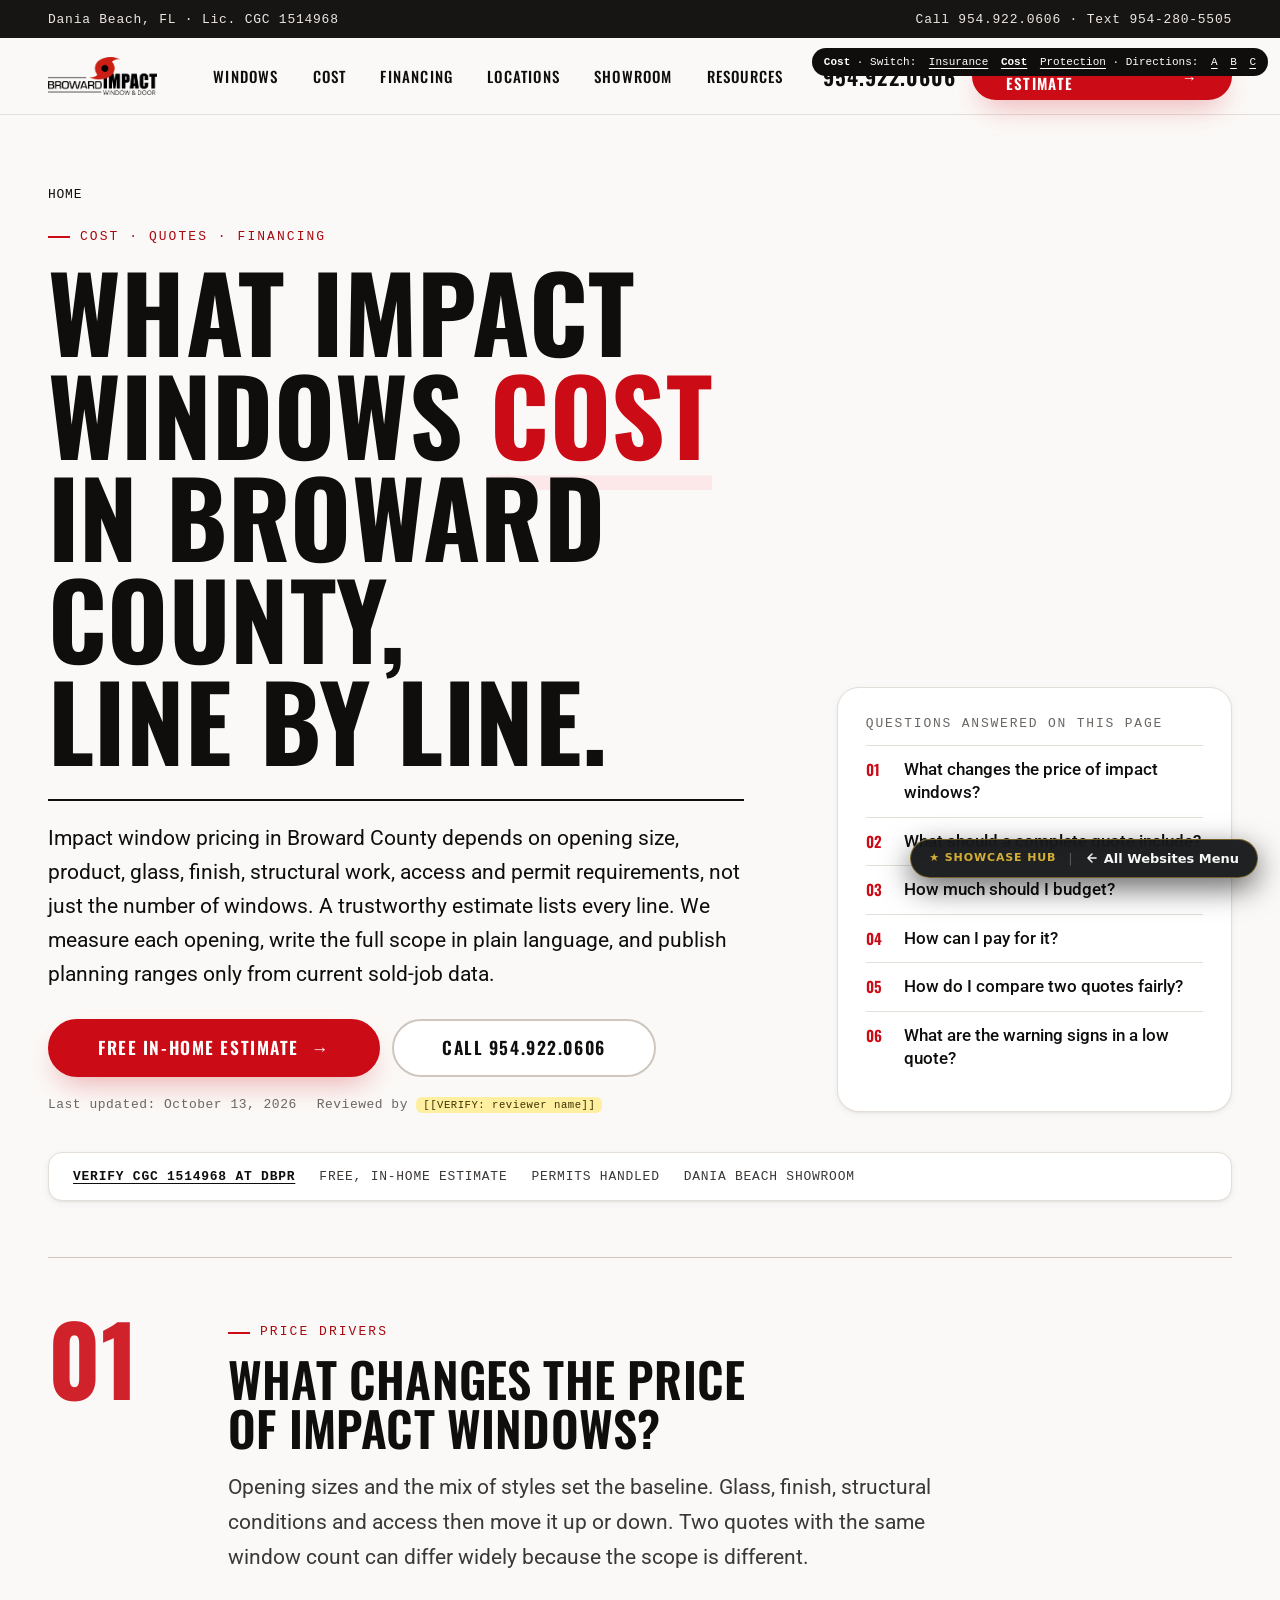
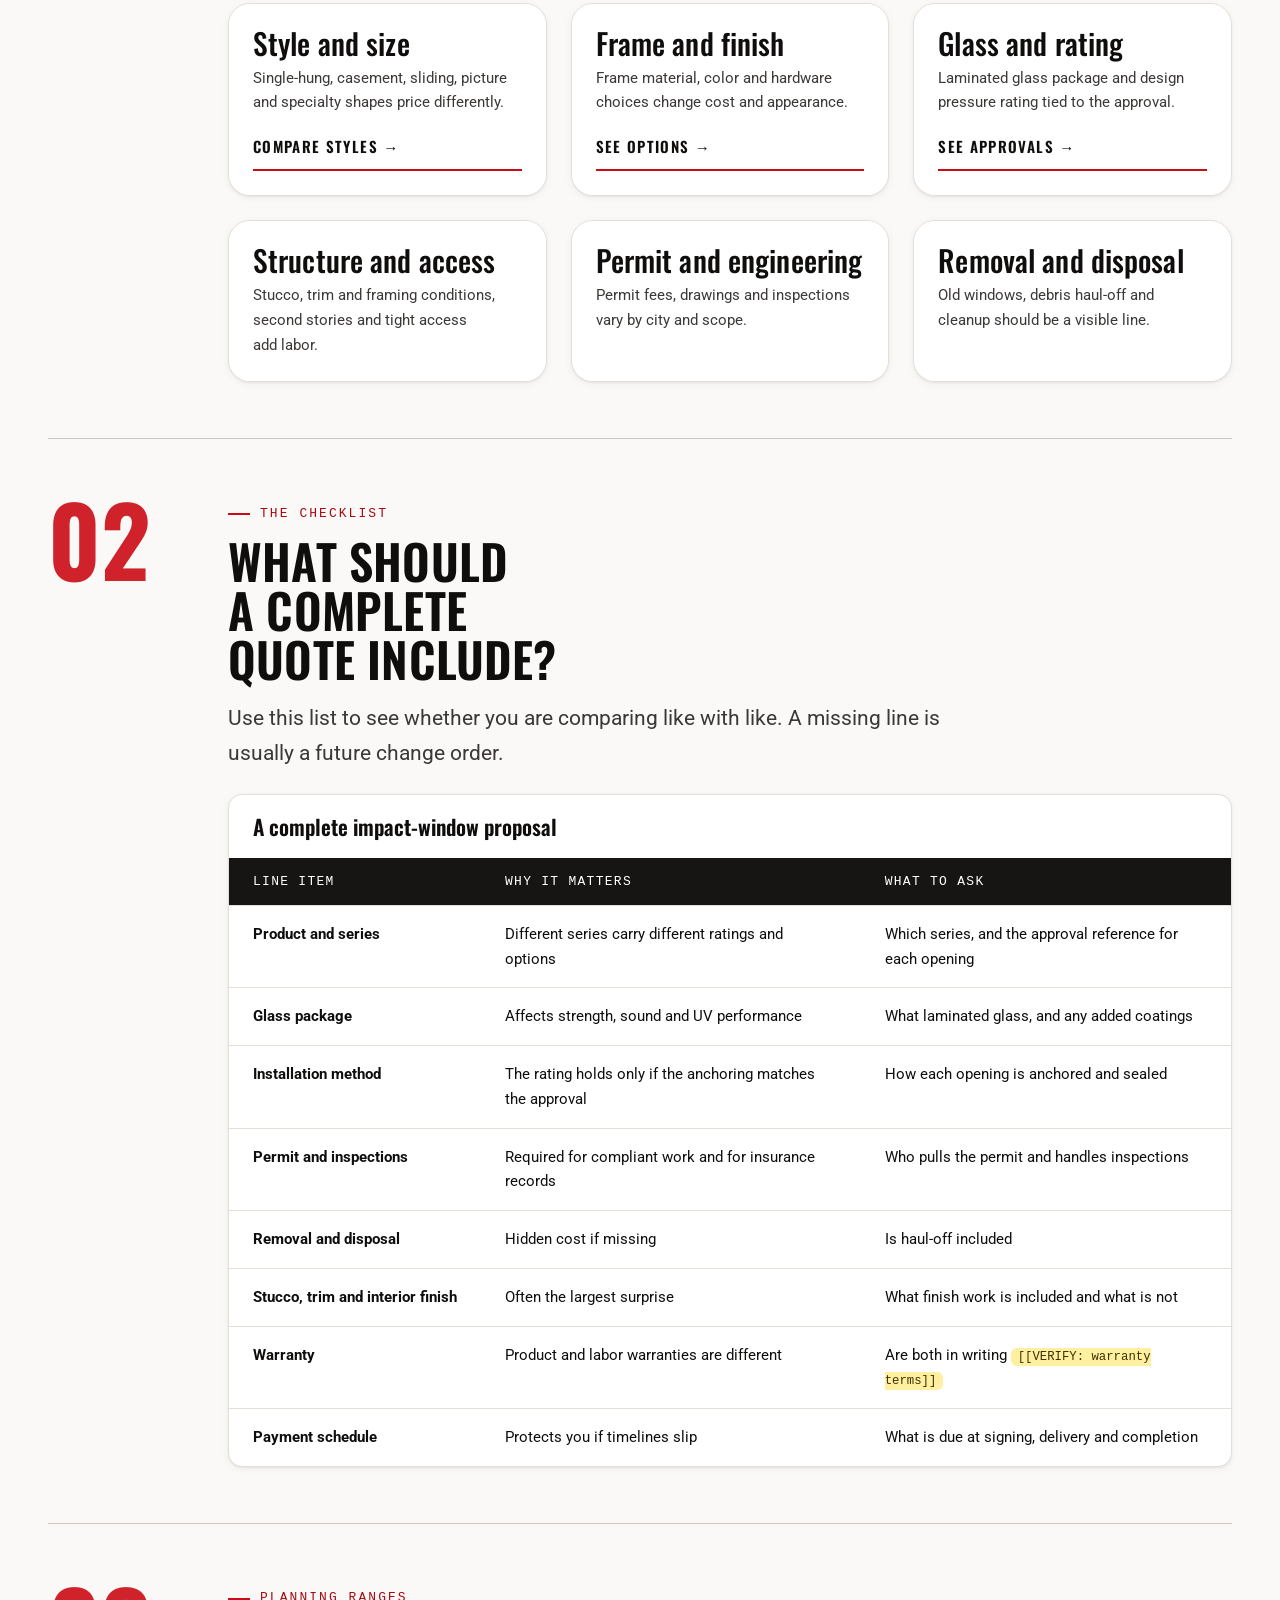
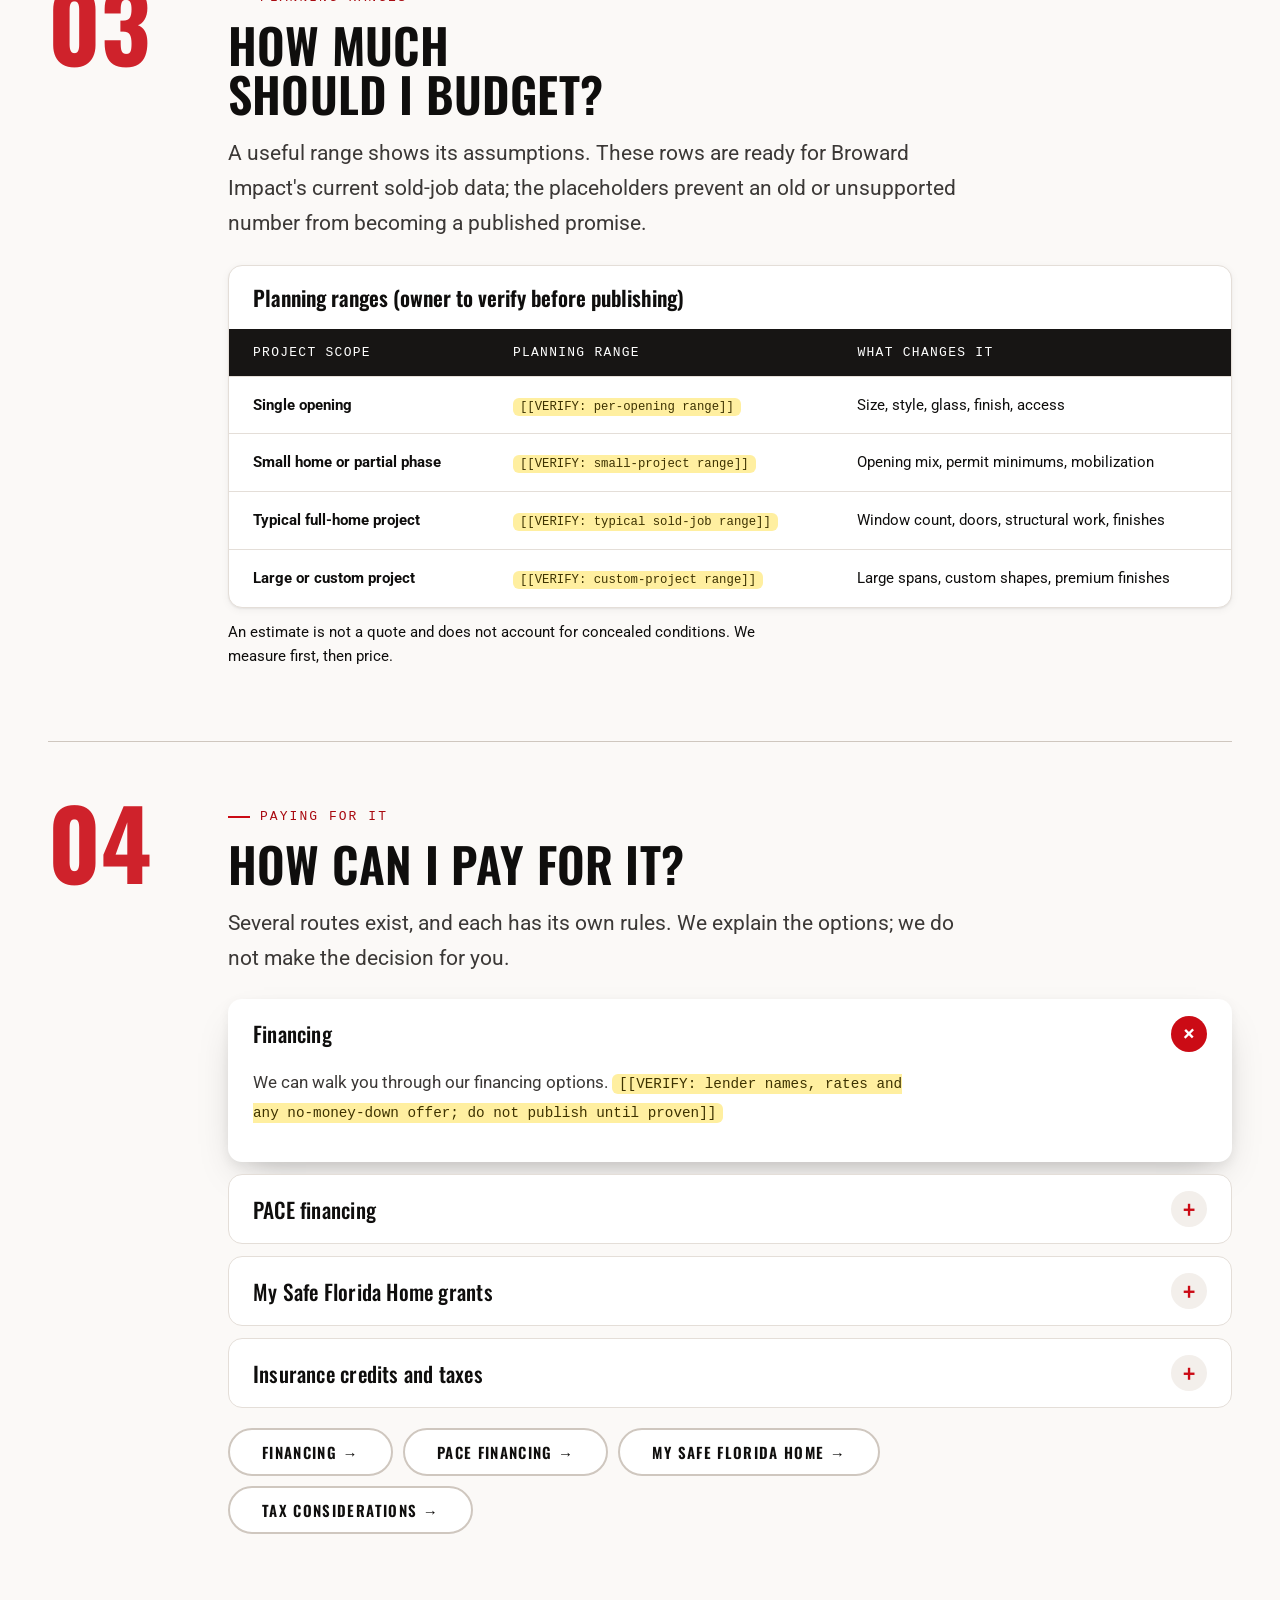
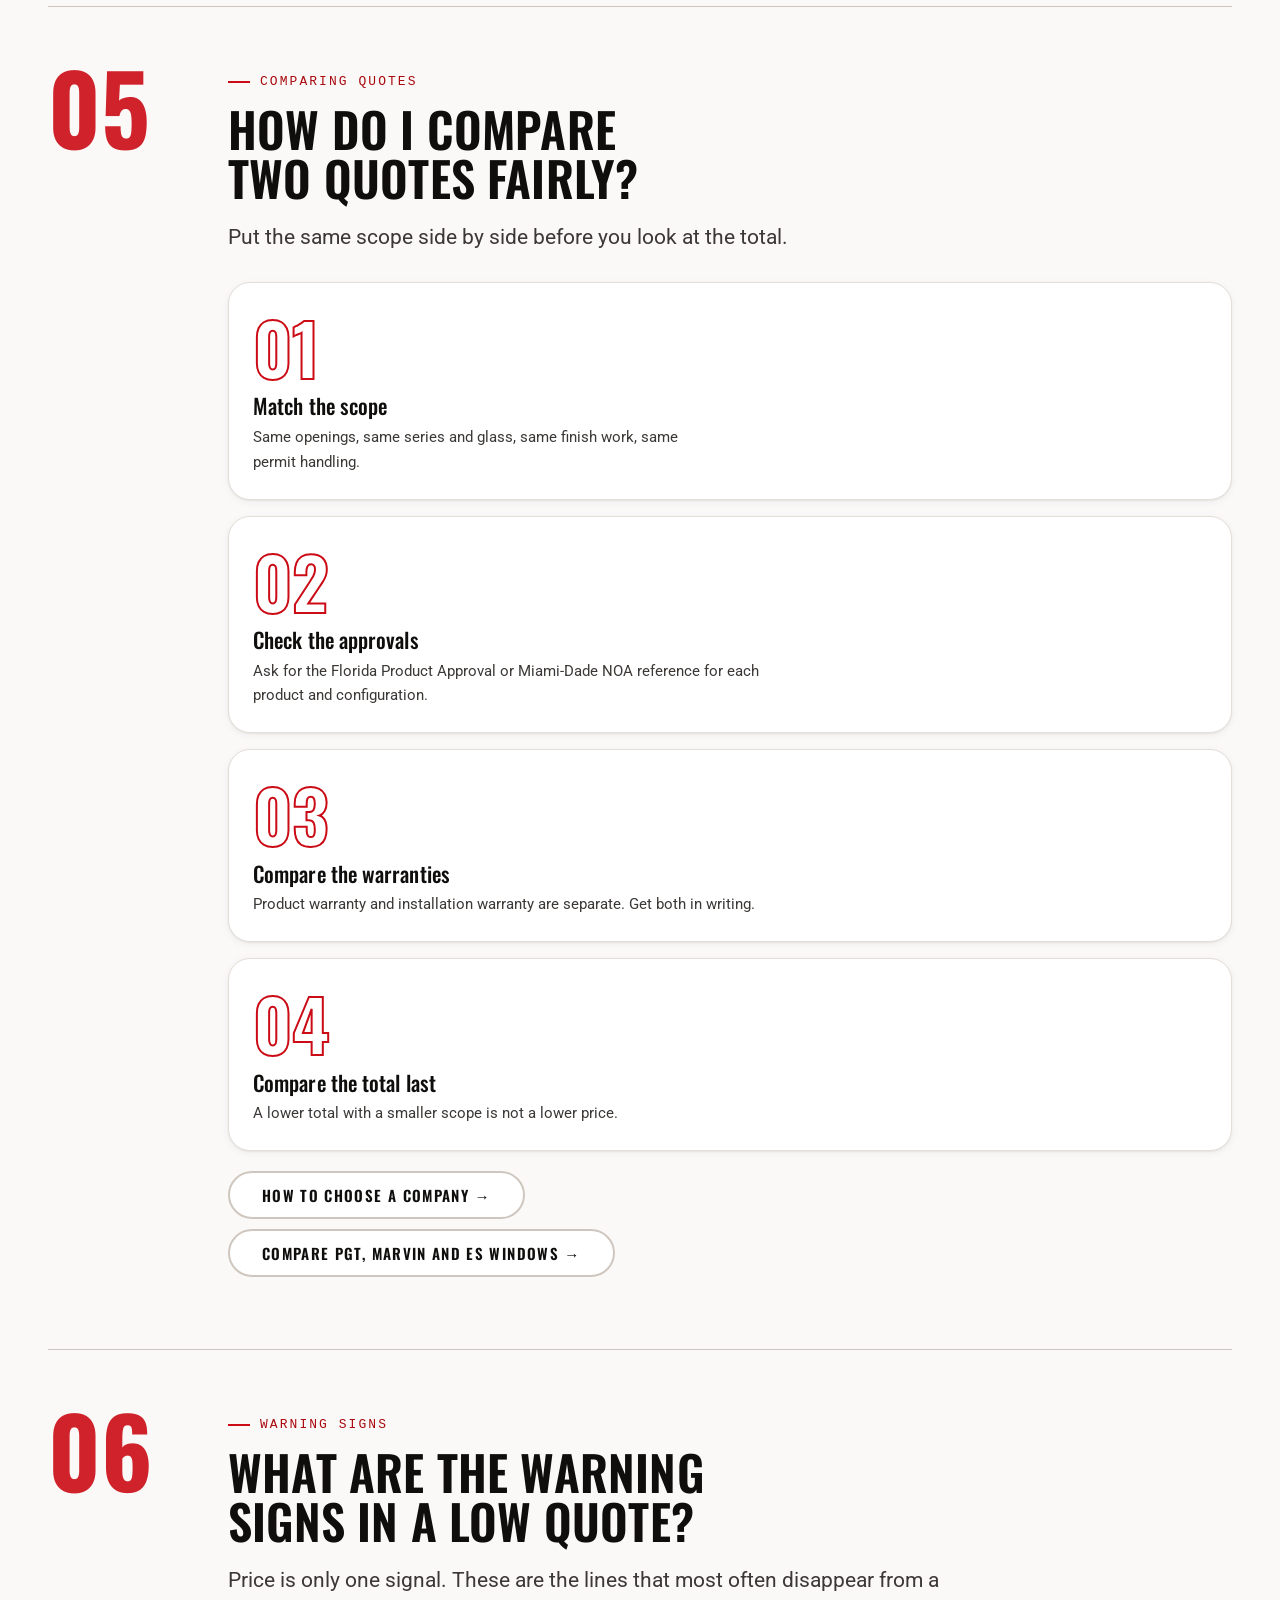
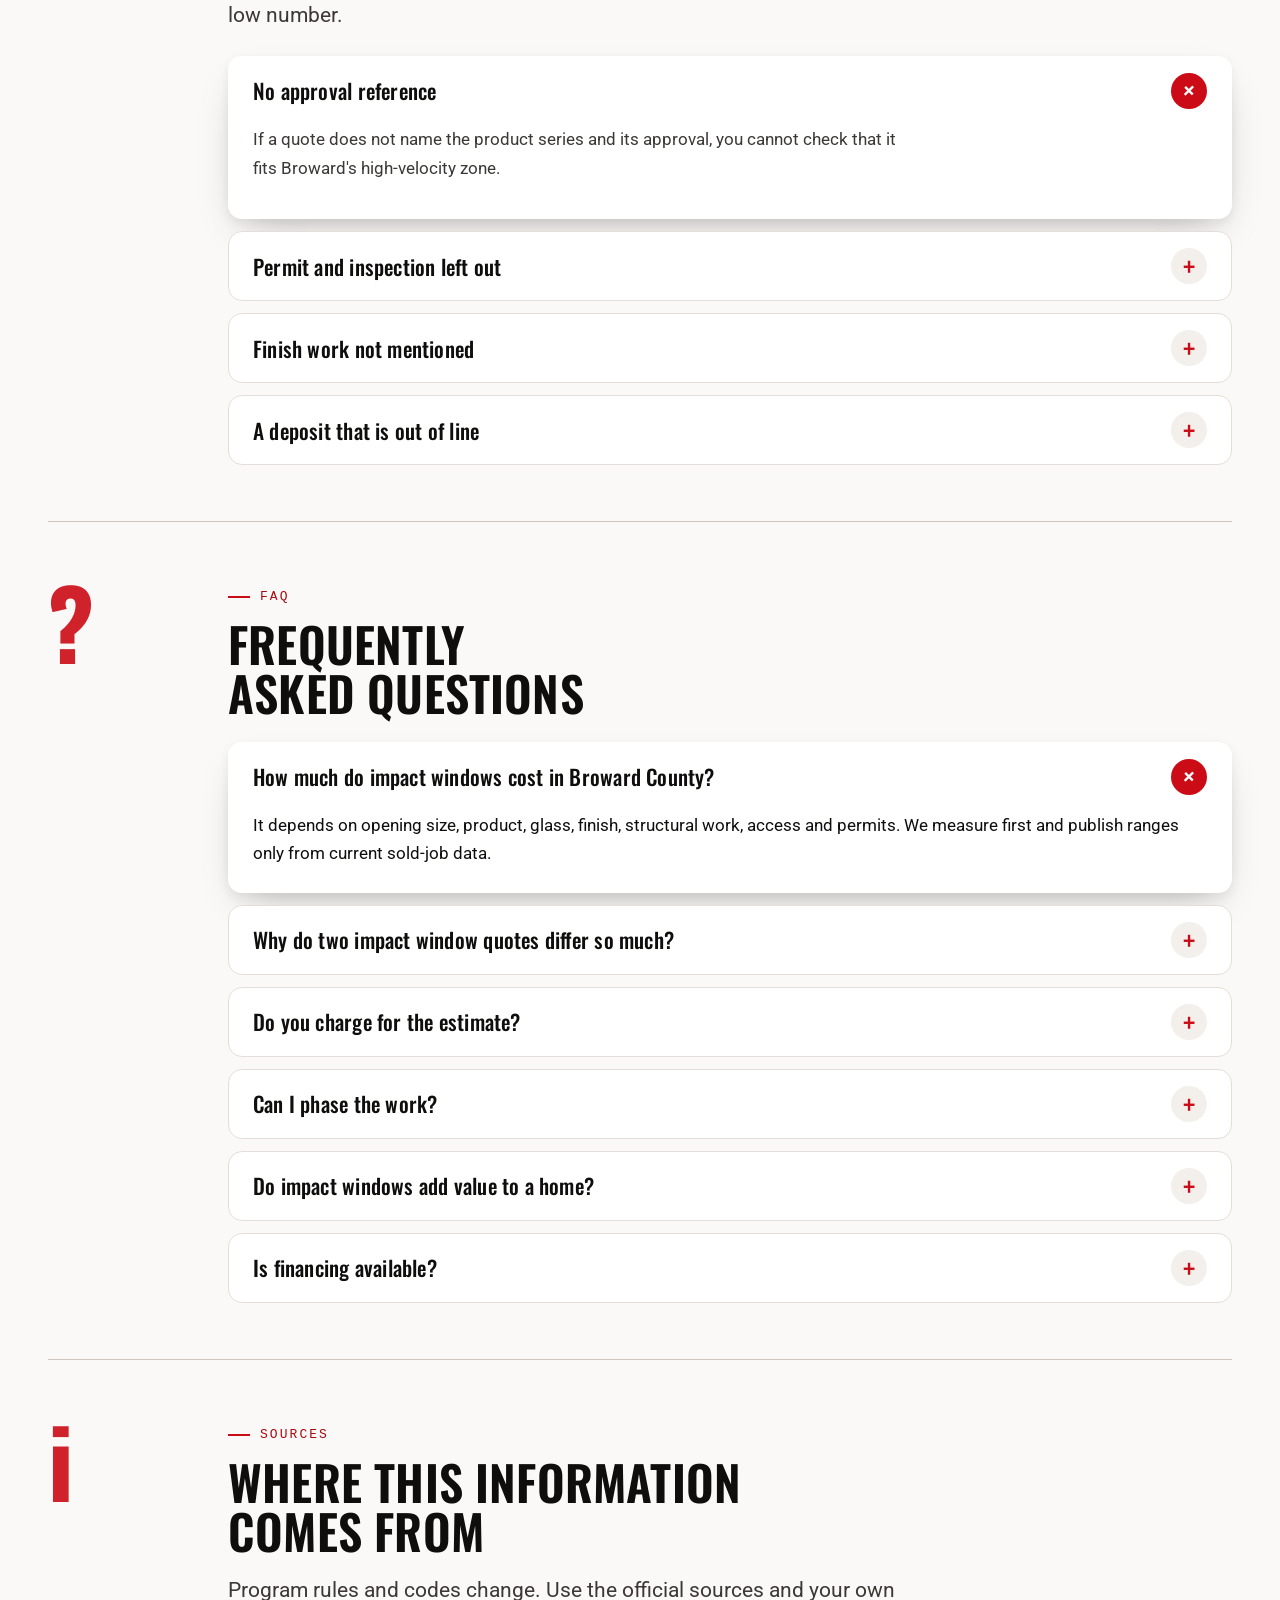
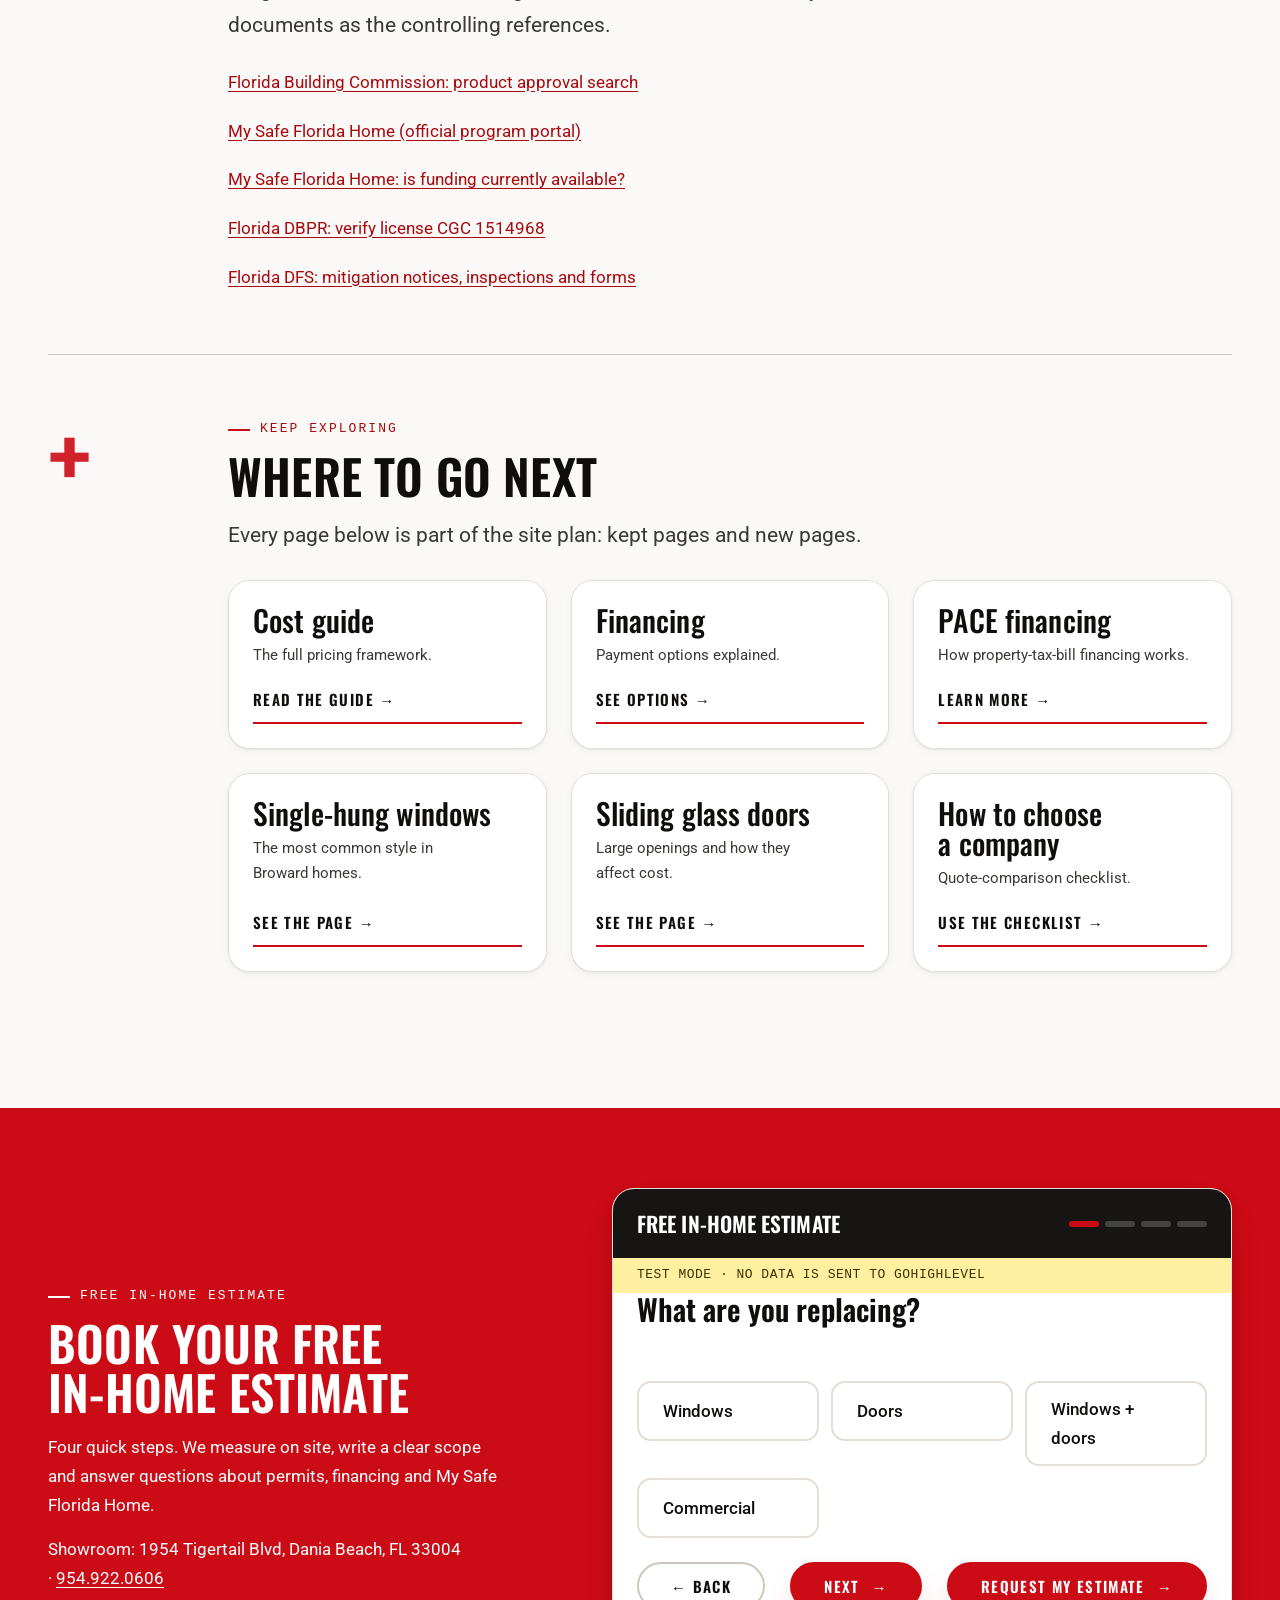
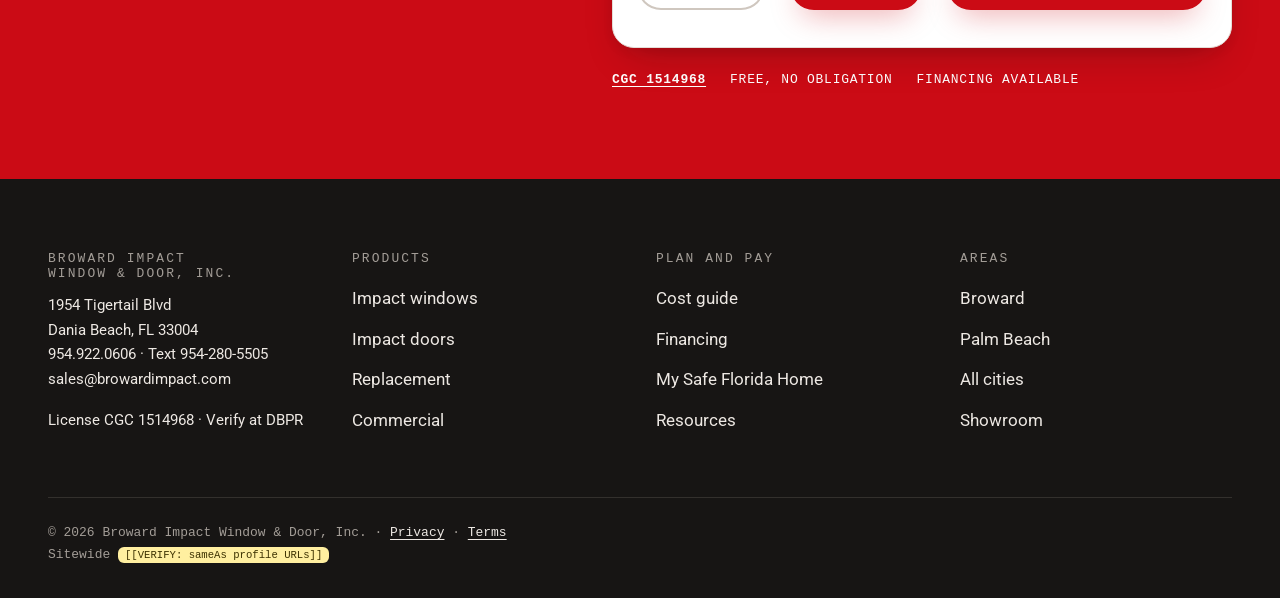
<file: 04-variation-cost/index.html>
<!DOCTYPE html>
<html lang="en">
<head>
<meta name="robots" content="noindex, nofollow, noarchive">
<meta charset="utf-8">
<meta name="viewport" content="width=device-width, initial-scale=1">
<title>Impact Window Cost in Broward County | Broward Impact</title>
<meta name="description" content="What impact windows and doors cost in Broward County: what a complete quote includes, what moves the price, how to compare. Free in-home estimate.">
<link rel="canonical" href="https://www.browardimpact.com/">
<link rel="preconnect" href="https://fonts.googleapis.com"><link rel="preconnect" href="https://fonts.gstatic.com" crossorigin>
<link href="https://fonts.googleapis.com/css2?family=Oswald:wght@500;600;700&family=Roboto:wght@400;500;700&display=swap" rel="stylesheet">
<link rel="icon" href="img/logo.webp" type="image/webp">
<link rel="stylesheet" href="css/broward.css">
<script type="application/ld+json">{"@context":"https://schema.org","@graph":[{"@type":["HomeAndConstructionBusiness","LocalBusiness"],"@id":"https://www.browardimpact.com/#business","name":"Broward Impact Window & Door, Inc.","url":"https://www.browardimpact.com/","telephone":"+1-954-922-0606","address":{"@type":"PostalAddress","streetAddress":"1954 Tigertail Blvd","addressLocality":"Dania Beach","addressRegion":"FL","postalCode":"33004","addressCountry":"US"},"areaServed":[{"@type":"AdministrativeArea","name":"Broward County, Florida"},{"@type":"AdministrativeArea","name":"Palm Beach County, Florida"}],"hasCredential":{"@type":"EducationalOccupationalCredential","credentialCategory":"Florida Certified General Contractor","identifier":"CGC 1514968"}},{"@type":"WebPage","@id":"https://www.browardimpact.com/#cost","url":"https://www.browardimpact.com/","name":"Impact Window Cost in Broward County | Broward Impact","description":"What impact windows and doors cost in Broward County: what a complete quote includes, what moves the price, how to compare. Free in-home estimate.","dateModified":"2026-10-13","about":{"@id":"https://www.browardimpact.com/#business"}},{"@type":"FAQPage","mainEntity":[{"@type":"Question","name":"How much do impact windows cost in Broward County?","acceptedAnswer":{"@type":"Answer","text":"It depends on opening size, product, glass, finish, structural work, access and permits. We measure first and publish ranges only from current sold-job data."}},{"@type":"Question","name":"Why do two impact window quotes differ so much?","acceptedAnswer":{"@type":"Answer","text":"Usually the scope differs: product series, glass, installation method, permit handling, finish work and warranty."}},{"@type":"Question","name":"Do you charge for the estimate?","acceptedAnswer":{"@type":"Answer","text":"No. The estimate is free and in your home."}},{"@type":"Question","name":"Can I phase the work?","acceptedAnswer":{"@type":"Answer","text":"Often yes. We can price the whole home and a first phase so you can see the difference."}},{"@type":"Question","name":"Do impact windows add value to a home?","acceptedAnswer":{"@type":"Answer","text":"Many buyers value hurricane protection, but resale value depends on the market and the home. We do not promise a figure."}},{"@type":"Question","name":"Is financing available?","acceptedAnswer":{"@type":"Answer","text":"Financing options exist. We explain them at the estimate; terms depend on the lender and your situation."}}]}]}</script>
<link rel="stylesheet" href="css/variant-b.css"><link rel="stylesheet" href="css/variations.css"></head>
<body>
<div class="dir-badge" role="region" aria-label="Variation switcher (preview only)"><b>Cost</b> &middot; Switch: <a href="../03-variation-insurance/index.html">Insurance</a> <a href="../04-variation-cost/index.html" aria-current="page">Cost</a> <a href="../05-variation-protection/index.html">Protection</a> &middot; Directions: <a href="../07-variation-premium-dark/index.html">A</a> <a href="../06-variation-editorial-b/index.html">B</a> <a href="../08-variation-storm-conversion/index.html">C</a></div>
<nav aria-label="Skip links"><a class="skip" href="#main">Skip to content</a></nav>
<div class="topbar" role="region" aria-label="Business details"><div class="wrap"><span>Dania Beach, FL · Lic. CGC 1514968</span><span><a href="tel:+19549220606">Call 954.922.0606</a> · <a href="sms:+19542805505">Text 954-280-5505</a></span></div></div>
<header class="hdr">
  <div class="wrap">
    <a class="hdr__logo" href="/" aria-label="Broward Impact Window and Door home"><img src="img/logo.webp" width="112" height="44" alt="Broward Impact Window &amp; Door" style="object-fit:contain"></a>
    <ul class="nav">
      <li><a href="/impact-windows/">Windows</a>
        <div class="mega"><div class="wrap">
          <div><span class="mega__label">Impact windows</span><ul><li><a href="/impact-windows/single-hung/">Single-hung</a></li><li><a href="/impact-windows/casement/">Casement</a></li><li><a href="/impact-windows/horizontal-roller/">Horizontal roller</a></li><li><a href="/impact-windows/picture-fixed/">Picture / fixed</a></li><li><a href="/impact-windows/">All impact windows</a></li></ul></div>
          <div><span class="mega__label">Impact doors</span><ul><li><a href="/impact-doors/entry-doors/">Entry doors</a></li><li><a href="/impact-doors/sliding-glass-doors/">Sliding glass</a></li><li><a href="/impact-doors/french-doors/">French doors</a></li><li><a href="/impact-doors/">All impact doors</a></li></ul></div>
          <div><span class="mega__label">Brands</span><ul><li><a href="/eswindows-impact-windows-manufacturer/">ES Windows</a></li><li><a href="/pgt-impact-windows-manufacturers/">PGT</a></li><li><a href="/marvin-impact-windows-manufacturer/">Marvin</a></li><li><a href="/florida-product-approval-noa-impact-windows/">NOA &amp; approvals</a></li></ul></div>
          <div><span class="mega__label">Other</span><ul><li><a href="/replacement-windows/">Replacement windows</a></li><li><a href="/commercial/">Commercial</a></li></ul></div>
        </div></div></li>
      <li><a href="/impact-windows-cost-broward-county/">Cost</a></li>
      <li><a href="/financing/">Financing</a>
        <div class="mega"><div class="wrap">
          <div><span class="mega__label">Pay for it</span><ul><li><a href="/financing/">Financing options</a></li><li><a href="/pace-financing/">PACE financing</a></li></ul></div>
          <div><span class="mega__label">Programs</span><ul><li><a href="/my-safe-florida-home-program-broward/">My Safe Florida Home</a></li><li><a href="/resources/impact-windows-insurance-discount-florida/">Insurance discounts</a></li></ul></div>
        </div></div></li>
      <li><a href="/location/">Locations</a>
        <div class="mega"><div class="wrap">
          <div><span class="mega__label">Counties</span><ul><li><a href="/broward-county-impact-windows/">Broward</a></li><li><a href="/palm-beach-county-impact-windows/">Palm Beach</a></li><li><a href="/miami-dade-county-impact-windows-code-compliant-protection/">Miami-Dade</a></li></ul></div>
          <div><span class="mega__label">Broward cities</span><ul><li><a href="/location/fort-lauderdale-impact-windows/">Fort Lauderdale</a></li><li><a href="/location/dania-beach-impact-windows/">Dania Beach</a></li><li><a href="/location/coral-springs-impact-windows/">Coral Springs</a></li><li><a href="/location/">All locations</a></li></ul></div>
        </div></div></li>
      <li><a href="/showroom/">Showroom</a></li>
      <li><a href="/resources/">Resources</a></li>
    </ul>
    <div class="hdr__cta"><a class="hdr__phone" href="tel:+19549220606">954.922.0606</a><a class="btn btn--primary" href="#estimate">Free In-Home Estimate <span class="arr" aria-hidden="true">→</span></a><button class="menu-btn" type="button" aria-expanded="false" aria-controls="mnav">MENU</button></div>
  </div>
  <nav class="mnav" id="mnav" aria-label="Mobile"><a href="/impact-windows/">Windows</a><a href="/impact-doors/">Doors</a><a href="/impact-windows-cost-broward-county/">Cost</a><a href="/financing/">Financing</a><a href="/location/">Locations</a><a href="/showroom/">Showroom</a><a href="/resources/">Resources</a></nav>
</header>
<main id="main">
<section class="b-hero"><div class="wrap b-hero__grid"><div>
<nav class="crumbs" aria-label="Breadcrumb"><ol><li aria-current="page">Home</li></ol></nav>
<span class="eyebrow eyebrow--red">Cost &middot; Quotes &middot; Financing</span>
<h1>What impact windows <em>cost</em> in Broward County, line by line.</h1>
<p class="b-answer">Impact window pricing in Broward County depends on opening size, product, glass, finish, structural work, access and permit requirements, not just the number of windows. A trustworthy estimate lists every line. We measure each opening, write the full scope in plain language, and publish planning ranges only from current sold-job data.</p>
<div class="hero__ctas"><a class="btn btn--primary btn--lg" href="#estimate">Free In-Home Estimate <span class="arr" aria-hidden="true">&rarr;</span></a><a class="btn btn--lg" href="tel:+19549220606">Call 954.922.0606</a></div>
<div class="meta"><span>Last updated: October 13, 2026</span><span>Reviewed by <span class="verify">[[VERIFY: reviewer name]]</span></span></div></div>
<aside class="b-toc" aria-label="On this page"><p class="b-toc__title">Questions answered on this page</p><ol><li><a href="#q1"><b>01</b>What changes the price of impact windows?</a></li><li><a href="#q2"><b>02</b>What should a complete quote include?</a></li><li><a href="#q3"><b>03</b>How much should I budget?</a></li><li><a href="#q4"><b>04</b>How can I pay for it?</a></li><li><a href="#q5"><b>05</b>How do I compare two quotes fairly?</a></li><li><a href="#q6"><b>06</b>What are the warning signs in a low quote?</a></li></ol></aside></div></section>
<section class="wrap"><div class="trust trust--bar" style="margin-top:0"><a href="https://www.myfloridalicense.com/wl11.asp?SID=&mode=0&p_LicNum=CGC1514968&page=1" rel="external noopener">Verify CGC 1514968 at DBPR</a><span>Free, in-home estimate</span><span>Permits handled</span><span>Dania Beach showroom</span></div></section>
<div class="wrap b-flow"><section class="qa-row" id="q1"><div class="qa-row__n">01</div><div><span class="eyebrow eyebrow--red">Price drivers</span><h2>What changes the price of impact windows?</h2><p class="lede">Opening sizes and the mix of styles set the baseline. Glass, finish, structural conditions and access then move it up or down. Two quotes with the same window count can differ widely because the scope is different.</p><div class="cards" style="margin-top:28px"><a class="card" href="/impact-windows/single-hung/"><div class="card__body"><h3>Style and size</h3><p>Single-hung, casement, sliding, picture and specialty shapes price differently.</p><span class="link-arrow">Compare styles &rarr;</span></div></a><a class="card" href="/impact-windows/"><div class="card__body"><h3>Frame and finish</h3><p>Frame material, color and hardware choices change cost and appearance.</p><span class="link-arrow">See options &rarr;</span></div></a><a class="card" href="/florida-product-approval-noa-impact-windows/"><div class="card__body"><h3>Glass and rating</h3><p>Laminated glass package and design pressure rating tied to the approval.</p><span class="link-arrow">See approvals &rarr;</span></div></a><div class="card"><div class="card__body"><h3>Structure and access</h3><p>Stucco, trim and framing conditions, second stories and tight access add labor.</p></div></div><div class="card"><div class="card__body"><h3>Permit and engineering</h3><p>Permit fees, drawings and inspections vary by city and scope.</p></div></div><div class="card"><div class="card__body"><h3>Removal and disposal</h3><p>Old windows, debris haul-off and cleanup should be a visible line.</p></div></div></div></div></section><section class="qa-row" id="q2"><div class="qa-row__n">02</div><div><span class="eyebrow eyebrow--red">The checklist</span><h2>What should a complete quote include?</h2><p class="lede">Use this list to see whether you are comparing like with like. A missing line is usually a future change order.</p><div class="tbl-wrap"><table class="tbl-cmp"><caption>A complete impact-window proposal</caption><thead><tr><th scope="col">Line item</th><th scope="col">Why it matters</th><th scope="col">What to ask</th></tr></thead><tbody><tr><th scope="row">Product and series</th><td>Different series carry different ratings and options</td><td>Which series, and the approval reference for each opening</td></tr><tr><th scope="row">Glass package</th><td>Affects strength, sound and UV performance</td><td>What laminated glass, and any added coatings</td></tr><tr><th scope="row">Installation method</th><td>The rating holds only if the anchoring matches the approval</td><td>How each opening is anchored and sealed</td></tr><tr><th scope="row">Permit and inspections</th><td>Required for compliant work and for insurance records</td><td>Who pulls the permit and handles inspections</td></tr><tr><th scope="row">Removal and disposal</th><td>Hidden cost if missing</td><td>Is haul-off included</td></tr><tr><th scope="row">Stucco, trim and interior finish</th><td>Often the largest surprise</td><td>What finish work is included and what is not</td></tr><tr><th scope="row">Warranty</th><td>Product and labor warranties are different</td><td>Are both in writing <span class="verify">[[VERIFY: warranty terms]]</span></td></tr><tr><th scope="row">Payment schedule</th><td>Protects you if timelines slip</td><td>What is due at signing, delivery and completion</td></tr></tbody></table></div></div></section><section class="qa-row" id="q3"><div class="qa-row__n">03</div><div><span class="eyebrow eyebrow--red">Planning ranges</span><h2>How much should I budget?</h2><p class="lede">A useful range shows its assumptions. These rows are ready for Broward Impact's current sold-job data; the placeholders prevent an old or unsupported number from becoming a published promise.</p><div class="tbl-wrap"><table class="tbl-cmp"><caption>Planning ranges (owner to verify before publishing)</caption><thead><tr><th scope="col">Project scope</th><th scope="col">Planning range</th><th scope="col">What changes it</th></tr></thead><tbody><tr><th scope="row">Single opening</th><td><span class="verify">[[VERIFY: per-opening range]]</span></td><td>Size, style, glass, finish, access</td></tr><tr><th scope="row">Small home or partial phase</th><td><span class="verify">[[VERIFY: small-project range]]</span></td><td>Opening mix, permit minimums, mobilization</td></tr><tr><th scope="row">Typical full-home project</th><td><span class="verify">[[VERIFY: typical sold-job range]]</span></td><td>Window count, doors, structural work, finishes</td></tr><tr><th scope="row">Large or custom project</th><td><span class="verify">[[VERIFY: custom-project range]]</span></td><td>Large spans, custom shapes, premium finishes</td></tr></tbody></table></div><p style="margin-top:12px;font-size:var(--t-sm)">An estimate is not a quote and does not account for concealed conditions. We measure first, then price.</p></div></section><section class="qa-row" id="q4"><div class="qa-row__n">04</div><div><span class="eyebrow eyebrow--red">Paying for it</span><h2>How can I pay for it?</h2><p class="lede">Several routes exist, and each has its own rules. We explain the options; we do not make the decision for you.</p><div class="faq" style="margin-top:24px"><details open><summary>Financing</summary><div class="a"><p>We can walk you through our financing options. <span class="verify">[[VERIFY: lender names, rates and any no-money-down offer; do not publish until proven]]</span></p></div></details><details><summary>PACE financing</summary><div class="a"><p>PACE programs let eligible owners repay qualifying improvements through the property tax bill. Terms and eligibility vary, so read the agreement closely and compare it with other options.</p></div></details><details><summary>My Safe Florida Home grants</summary><div class="a"><p>When the state program is accepting applications, eligible homeowners may receive matching grant support for recommended hardening work: two state dollars for each homeowner dollar, up to a $10,000 state contribution. Eligibility and funding are controlled by the program.</p></div></details><details><summary>Insurance credits and taxes</summary><div class="a"><p>Qualifying protection may earn wind-mitigation credits from your insurer, but nothing is guaranteed. Ask your tax adviser about any tax treatment.</p></div></details></div><p style="margin-top:20px;display:flex;flex-wrap:wrap;gap:10px"><a class="btn" href="/financing/">Financing &rarr;</a><a class="btn" href="/pace-financing/">PACE financing &rarr;</a><a class="btn" href="/my-safe-florida-home-program-broward/">My Safe Florida Home &rarr;</a><a class="btn" href="/year-end-tax-benefits-impact-windows-before-december-31/">Tax considerations &rarr;</a></p></div></section><section class="qa-row" id="q5"><div class="qa-row__n">05</div><div><span class="eyebrow eyebrow--red">Comparing quotes</span><h2>How do I compare two quotes fairly?</h2><p class="lede">Put the same scope side by side before you look at the total.</p><ol class="steps" style="margin-top:28px"><li><h3>Match the scope</h3><p>Same openings, same series and glass, same finish work, same permit handling.</p></li><li><h3>Check the approvals</h3><p>Ask for the Florida Product Approval or Miami-Dade NOA reference for each product and configuration.</p></li><li><h3>Compare the warranties</h3><p>Product warranty and installation warranty are separate. Get both in writing.</p></li><li><h3>Compare the total last</h3><p>A lower total with a smaller scope is not a lower price.</p></li></ol><p style="margin-top:20px;display:flex;flex-wrap:wrap;gap:10px"><a class="btn" href="/how-to-choose-an-impact-window-company/">How to choose a company &rarr;</a><a class="btn" href="/impact-window-brands-compared-pgt-vs-marvin-vs-es-windows/">Compare PGT, Marvin and ES Windows &rarr;</a></p></div></section><section class="qa-row" id="q6"><div class="qa-row__n">06</div><div><span class="eyebrow eyebrow--red">Warning signs</span><h2>What are the warning signs in a low quote?</h2><p class="lede">Price is only one signal. These are the lines that most often disappear from a low number.</p><div class="faq" style="margin-top:24px"><details open><summary>No approval reference</summary><div class="a"><p>If a quote does not name the product series and its approval, you cannot check that it fits Broward's high-velocity zone.</p></div></details><details><summary>Permit and inspection left out</summary><div class="a"><p>Work without a permit can create problems at resale and with insurance. Ask who pulls the permit.</p></div></details><details><summary>Finish work not mentioned</summary><div class="a"><p>Stucco, trim and interior repairs can change the total after work starts. Ask what happens if conditions differ.</p></div></details><details><summary>A deposit that is out of line</summary><div class="a"><p>Ask for the payment schedule in writing and keep it tied to delivery and progress.</p></div></details></div></div></section><section class="qa-row" id="faq"><div class="qa-row__n">?</div><div><span class="eyebrow eyebrow--red">FAQ</span><h2>Frequently asked questions</h2><div class="faq"><details open><summary>How much do impact windows cost in Broward County?</summary><div class="a">It depends on opening size, product, glass, finish, structural work, access and permits. We measure first and publish ranges only from current sold-job data.</div></details><details><summary>Why do two impact window quotes differ so much?</summary><div class="a">Usually the scope differs: product series, glass, installation method, permit handling, finish work and warranty.</div></details><details><summary>Do you charge for the estimate?</summary><div class="a">No. The estimate is free and in your home.</div></details><details><summary>Can I phase the work?</summary><div class="a">Often yes. We can price the whole home and a first phase so you can see the difference.</div></details><details><summary>Do impact windows add value to a home?</summary><div class="a">Many buyers value hurricane protection, but resale value depends on the market and the home. We do not promise a figure.</div></details><details><summary>Is financing available?</summary><div class="a">Financing options exist. We explain them at the estimate; terms depend on the lender and your situation.</div></details></div></div></section><section class="qa-row" id="sources"><div class="qa-row__n">i</div><div><span class="eyebrow eyebrow--red">Sources</span><h2>Where this information comes from</h2><p class="lede">Program rules and codes change. Use the official sources and your own documents as the controlling references.</p><ul class="sources"><li><a href="https://floridabuilding.org/pr/pr_app_srch.aspx" rel="external noopener">Florida Building Commission: product approval search</a></li><li><a href="https://mysafeflhome.com/" rel="external noopener">My Safe Florida Home (official program portal)</a></li><li><a href="https://support.mysafeflhome.com/en/support/solutions/articles/156000024197-is-funding-currently-available-" rel="external noopener">My Safe Florida Home: is funding currently available?</a></li><li><a href="https://www.myfloridalicense.com/wl11.asp?SID=&mode=0&p_LicNum=CGC1514968&page=1" rel="external noopener">Florida DBPR: verify license CGC 1514968</a></li><li><a href="https://www.myfloridacfo.com/division/consumers/storm/mitigation-notices-inspections-and-forms" rel="external noopener">Florida DFS: mitigation notices, inspections and forms</a></li></ul></div></section><section class="qa-row" id="explore"><div class="qa-row__n">+</div><div><span class="eyebrow eyebrow--red">Keep exploring</span><h2>Where to go next</h2><p class="lede">Every page below is part of the site plan: kept pages and new pages.</p><div class="cards" style="margin-top:28px"><a class="card" href="/impact-windows-cost-broward-county/"><div class="card__body"><h3>Cost guide</h3><p>The full pricing framework.</p><span class="link-arrow">Read the guide &rarr;</span></div></a><a class="card" href="/financing/"><div class="card__body"><h3>Financing</h3><p>Payment options explained.</p><span class="link-arrow">See options &rarr;</span></div></a><a class="card" href="/pace-financing/"><div class="card__body"><h3>PACE financing</h3><p>How property-tax-bill financing works.</p><span class="link-arrow">Learn more &rarr;</span></div></a><a class="card" href="/impact-windows/single-hung/"><div class="card__body"><h3>Single-hung windows</h3><p>The most common style in Broward homes.</p><span class="link-arrow">See the page &rarr;</span></div></a><a class="card" href="/impact-doors/sliding-glass-doors/"><div class="card__body"><h3>Sliding glass doors</h3><p>Large openings and how they affect cost.</p><span class="link-arrow">See the page &rarr;</span></div></a><a class="card" href="/how-to-choose-an-impact-window-company/"><div class="card__body"><h3>How to choose a company</h3><p>Quote-comparison checklist.</p><span class="link-arrow">Use the checklist &rarr;</span></div></a></div></div></section></div>
<section class="b-cta" id="estimate"><div class="wrap b-cta__grid"><div><span class="eyebrow">Free in-home estimate</span><h2>Book your free in-home estimate</h2><p>Four quick steps. We measure on site, write a clear scope and answer questions about permits, financing and My Safe Florida Home.</p><p class="verify-line">Showroom: 1954 Tigertail Blvd, Dania Beach, FL 33004 · <a href="tel:+19549220606">954.922.0606</a></p></div><div class="formbox"><form class="form" data-bw-form data-test-mode data-ghl-id="BDZjXtPjhM9Cy8avLone" action="#" method="post" novalidate>
  <div class="form__head"><h3>Free in-home estimate</h3><ol class="form__prog" aria-hidden="true"><li class="on"></li><li></li><li></li><li></li></ol></div>
  <div class="form__test">Test mode · no data is sent to GoHighLevel</div>
  <fieldset data-step data-auto class="is-on"><legend>What are you replacing?</legend><div class="opts"><label class="opt"><input type="radio" name="project_type" value="windows" required><span>Windows</span></label><label class="opt"><input type="radio" name="project_type" value="doors"><span>Doors</span></label><label class="opt"><input type="radio" name="project_type" value="both"><span>Windows + doors</span></label><label class="opt"><input type="radio" name="project_type" value="commercial"><span>Commercial</span></label></div></fieldset>
  <fieldset data-step data-auto><legend>About the property</legend><div class="opts"><label class="opt"><input type="radio" name="property_type" value="single-family" required><span>Single-family home</span></label><label class="opt"><input type="radio" name="property_type" value="condo"><span>Condo / townhome</span></label><label class="opt"><input type="radio" name="property_type" value="multifamily"><span>Multifamily / building</span></label></div></fieldset>
  <fieldset data-step><legend>Where is it?</legend><div class="field"><label for="f-city">City</label><input class="input" id="f-city" name="city" autocomplete="address-level2" required></div><div class="field"><label for="f-zip">ZIP</label><input class="input" id="f-zip" name="zip" inputmode="numeric" pattern="[0-9]{5}" autocomplete="postal-code" required></div></fieldset>
  <fieldset data-step><legend>Where do we send your estimate?</legend>
   <div class="field"><label for="f-name">Name</label><input class="input" id="f-name" name="name" autocomplete="name" required></div>
   <div class="field"><label for="f-phone">Mobile phone</label><input class="input" id="f-phone" name="phone" type="tel" autocomplete="tel" required></div>
   <div class="field"><label for="f-email">Email</label><input class="input" id="f-email" name="email" type="email" autocomplete="email" required></div>
   <div class="field"><label for="f-hear">How did you hear about us?</label><select class="input" id="f-hear" name="hear_about_us"><option value="">Select</option><option>Google search</option><option>Google Ads</option><option>Facebook / Instagram</option><option>AI assistant (ChatGPT, Google AI, etc.)</option><option>Friend or neighbor</option><option>Showroom visit</option><option>Other</option></select></div>
   <label class="consent"><input type="checkbox" name="sms_consent" required><span>I agree to receive calls and texts, including automated, from Broward Impact Window &amp; Door at the number above. Consent is not a condition of purchase. Msg &amp; data rates may apply; reply STOP to opt out. <a href="/privacy-policy/">Privacy</a> · <a href="/terms-conditions/">Terms</a> <span class="verify">[[VERIFY: legal wording]]</span></span></label>
  </fieldset>
  <input class="hp" type="text" name="company_website" tabindex="-1" autocomplete="off" aria-hidden="true">
  <input type="hidden" name="utm_source"><input type="hidden" name="utm_medium"><input type="hidden" name="utm_campaign"><input type="hidden" name="utm_term"><input type="hidden" name="utm_content"><input type="hidden" name="gclid"><input type="hidden" name="wbraid"><input type="hidden" name="gbraid"><input type="hidden" name="fbclid"><input type="hidden" name="fbp"><input type="hidden" name="fbc"><input type="hidden" name="landing_page"><input type="hidden" name="referrer">
  <div class="form__nav"><button class="btn" type="button" data-back hidden>← Back</button><button class="btn btn--primary" type="button" data-next style="margin-left:auto">Next <span class="arr" aria-hidden="true">→</span></button><button class="btn btn--primary" type="submit" data-submit style="margin-left:auto" hidden>Request my estimate <span class="arr" aria-hidden="true">→</span></button></div>
  <div class="form__done" hidden aria-live="polite"><h3>Test submit captured</h3><p>Nothing was sent. Payload including attribution fields:</p><pre class="sg-code" style="white-space:pre-wrap;overflow:auto;max-height:240px;margin:0"></pre></div>
 </form><div class="trust" style="margin-top:12px"><a href="https://www.myfloridalicense.com/wl11.asp?SID=&mode=0&p_LicNum=CGC1514968&page=1" rel="external noopener">CGC 1514968</a><span>Free, no obligation</span><span>Financing available</span></div></div></div>
</main>
<footer class="ftr"><div class="wrap">
 <div class="ftr__grid">
  <div><h4>Broward Impact Window &amp; Door, Inc.</h4><p style="font-size:var(--t-sm)">1954 Tigertail Blvd<br>Dania Beach, FL 33004<br><a href="tel:+19549220606">954.922.0606</a> · <a href="sms:+19542805505">Text 954-280-5505</a><br><a href="mailto:sales@browardimpact.com">sales@browardimpact.com</a></p><p style="font-size:var(--t-sm)"><a href="https://www.myfloridalicense.com/wl11.asp?SID=&mode=0&p_LicNum=CGC1514968&page=1" rel="external noopener">License CGC 1514968 · Verify at DBPR</a></p></div>
  <div><h4>Products</h4><ul><li><a href="/impact-windows/">Impact windows</a></li><li><a href="/impact-doors/">Impact doors</a></li><li><a href="/replacement-windows/">Replacement</a></li><li><a href="/commercial/">Commercial</a></li></ul></div>
  <div><h4>Plan and pay</h4><ul><li><a href="/impact-windows-cost-broward-county/">Cost guide</a></li><li><a href="/financing/">Financing</a></li><li><a href="/my-safe-florida-home-program-broward/">My Safe Florida Home</a></li><li><a href="/resources/">Resources</a></li></ul></div>
  <div><h4>Areas</h4><ul><li><a href="/broward-county-impact-windows/">Broward</a></li><li><a href="/palm-beach-county-impact-windows/">Palm Beach</a></li><li><a href="/location/">All cities</a></li><li><a href="/showroom/">Showroom</a></li></ul></div>
 </div>
 <div class="ftr__legal">© 2026 Broward Impact Window &amp; Door, Inc. · <a href="/privacy-policy/">Privacy</a> · <a href="/terms-conditions/">Terms</a><br>Sitewide <span class="verify">[[VERIFY: sameAs profile URLs]]</span></div>
</div></footer>

<nav class="sticky" aria-label="Quick contact"><a href="tel:+19549220606">Call</a><a href="sms:+19542805505">Text</a><a href="#estimate">Free Estimate</a></nav>

<script src="js/broward.js" defer></script>

<!-- Showcase Hub Quick Navigation -->
<div id="showcase-hub-nav" style="position:fixed;bottom:22px;right:22px;z-index:999999;font-family:system-ui,-apple-system,BlinkMacSystemFont,'Segoe UI',Roboto,sans-serif;">
  <div style="background:rgba(14,15,17,0.92);backdrop-filter:blur(12px);-webkit-backdrop-filter:blur(12px);border:1px solid rgba(212,175,55,0.45);border-radius:99px;padding:8px 18px;box-shadow:0 10px 30px rgba(0,0,0,0.6);display:flex;align-items:center;gap:12px;font-size:13px;color:#f4f7f5;">
    <span style="color:#d4af37;font-weight:700;font-size:11px;letter-spacing:0.08em;text-transform:uppercase;">★ Showcase Hub</span>
    <span style="color:rgba(255,255,255,0.25);">|</span>
    <a href="../index.html" style="color:#f4f7f5;text-decoration:none;font-weight:600;display:flex;align-items:center;gap:5px;transition:color 0.2s;" onmouseover="this.style.color='#d4af37'" onmouseout="this.style.color='#f4f7f5'">
      <svg width="14" height="14" viewBox="0 0 24 24" fill="none" stroke="currentColor" stroke-width="2.5" stroke-linecap="round" stroke-linejoin="round"><path d="M19 12H5M12 19l-7-7 7-7"/></svg>
      All Websites Menu
    </a>
  </div>
</div>

</body></html>
</file>
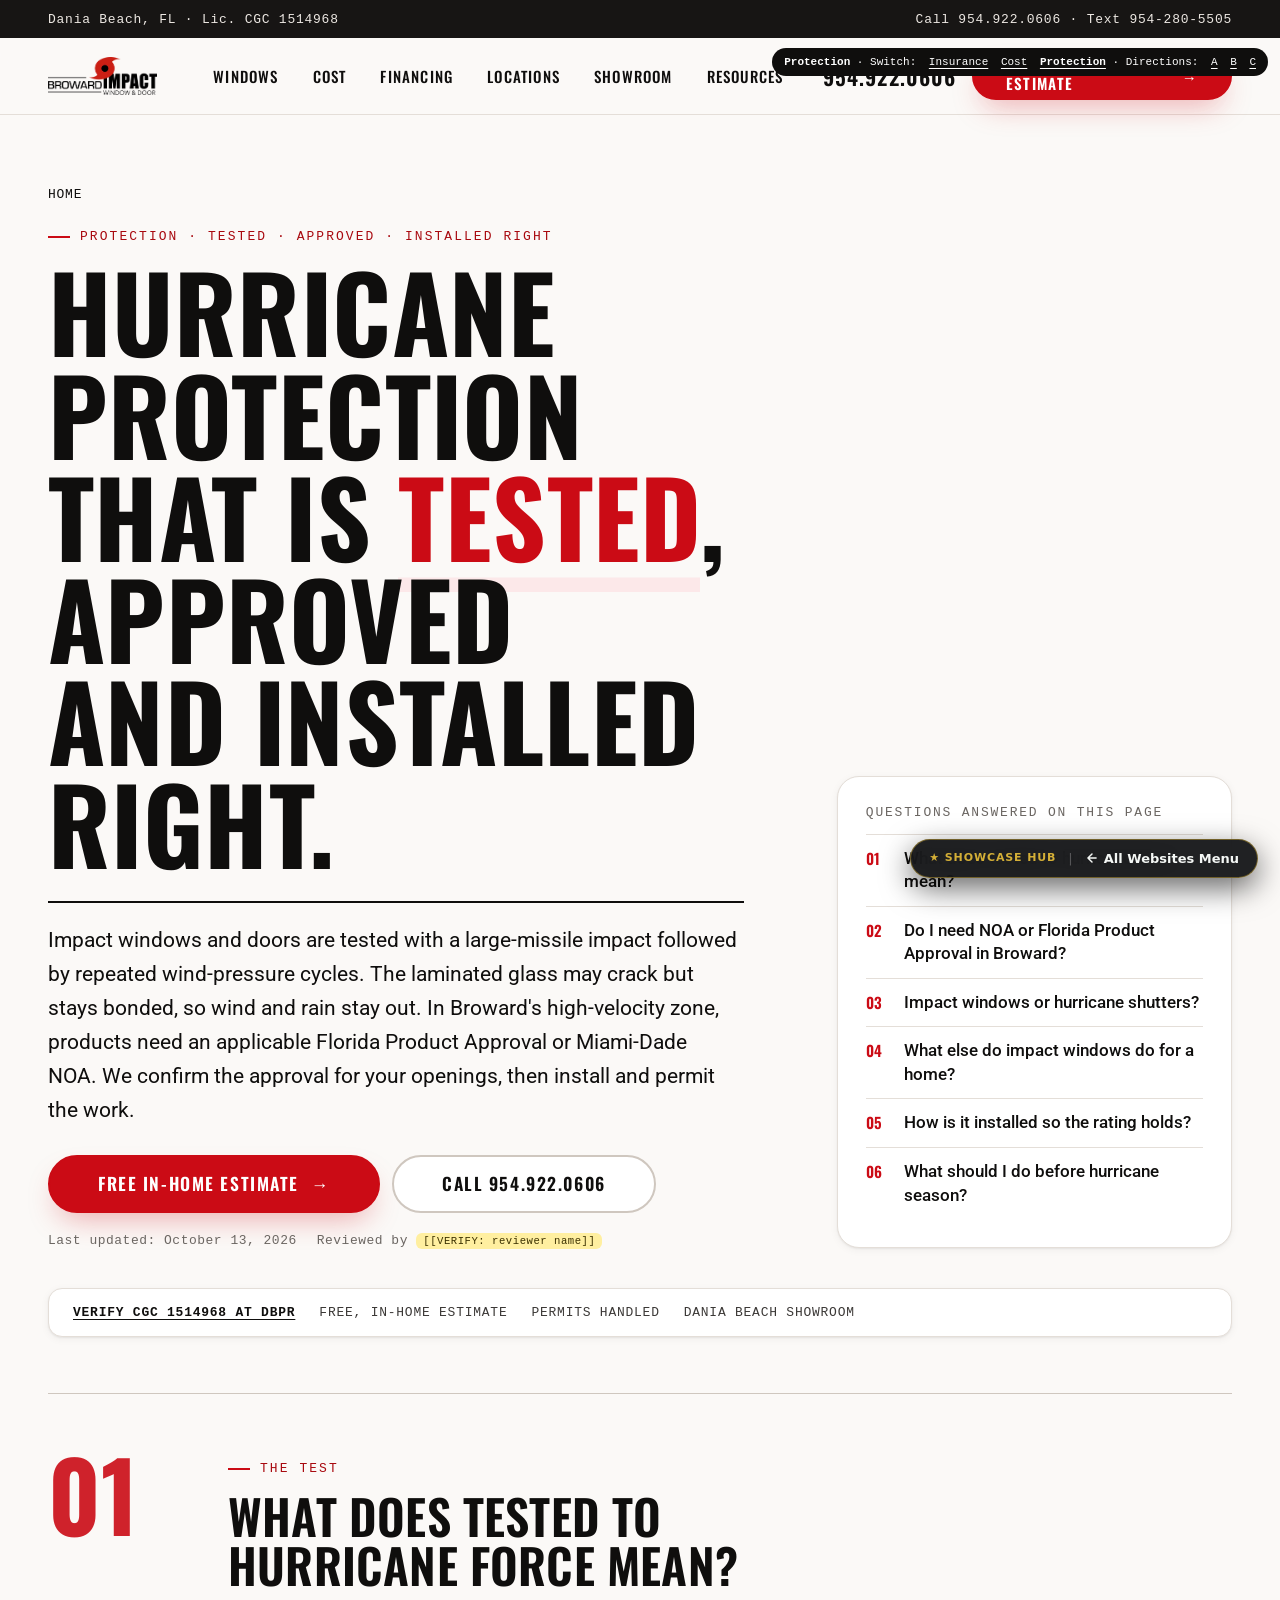
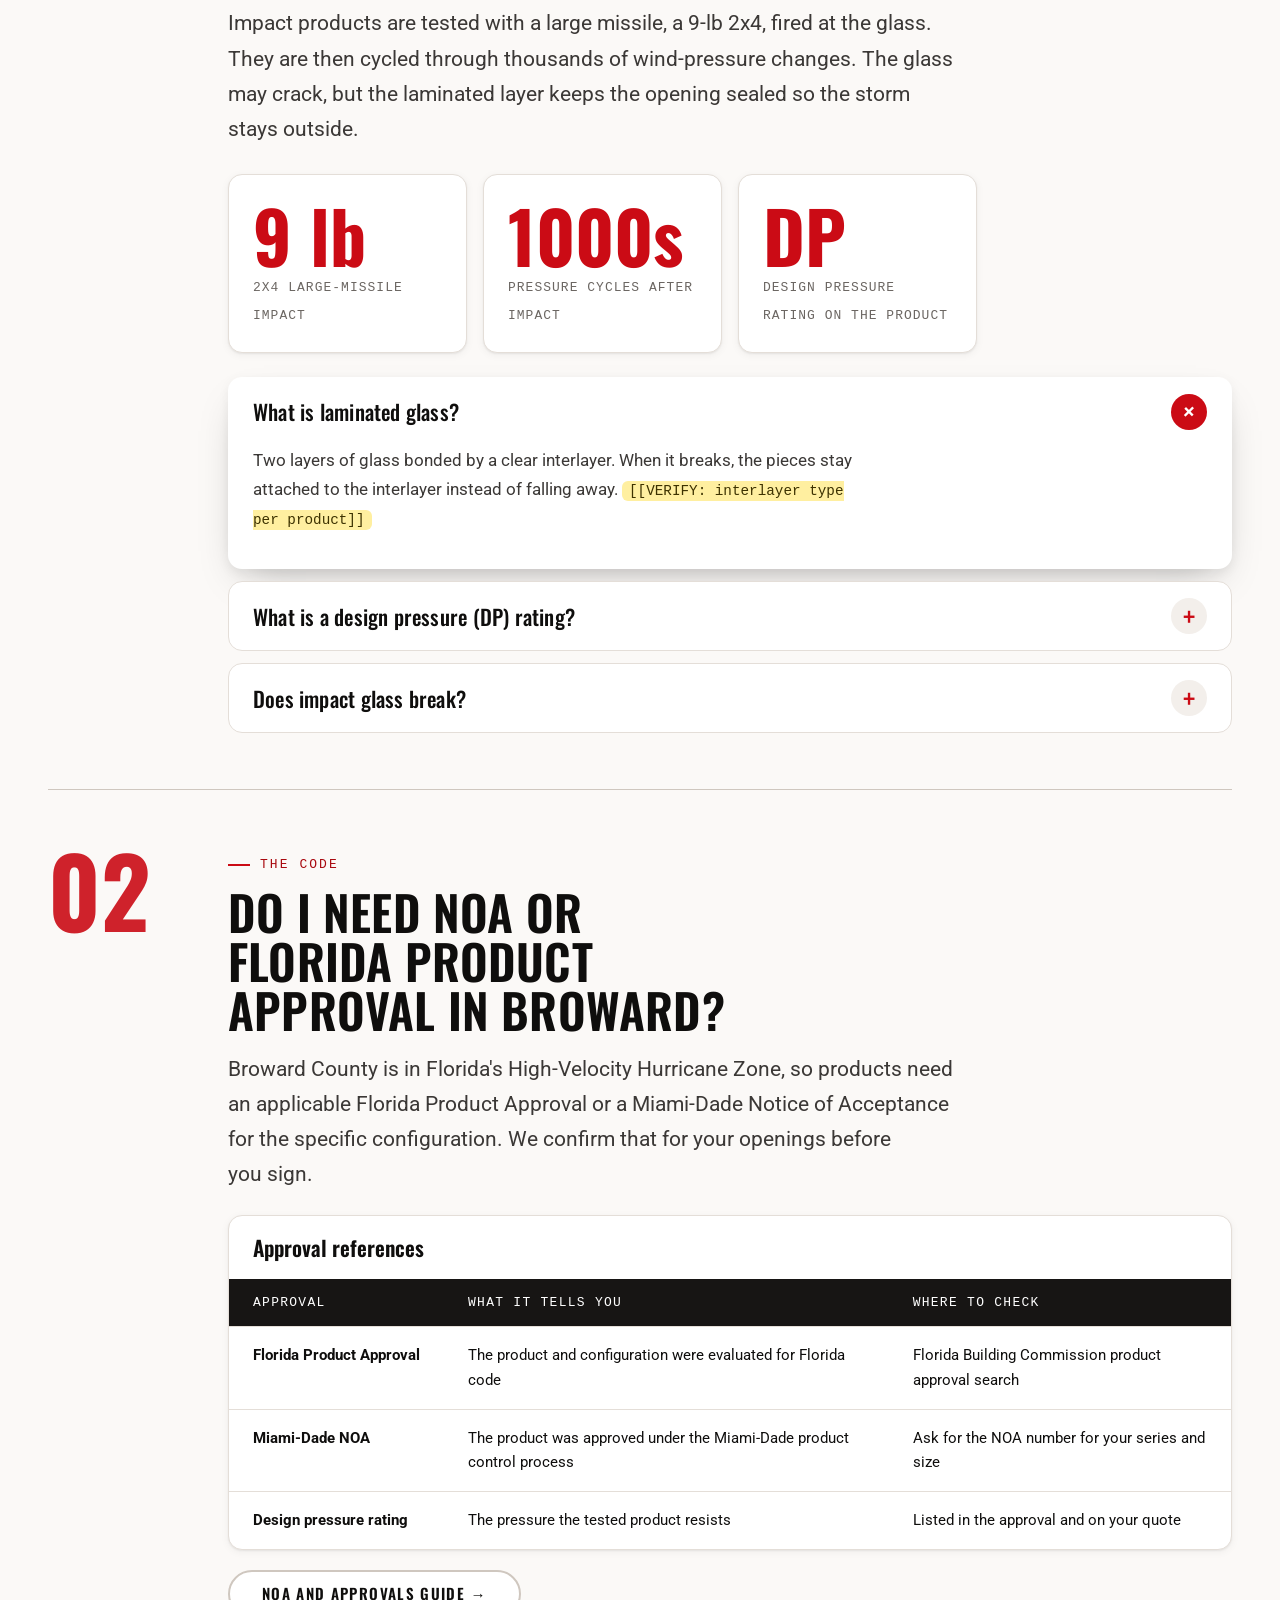
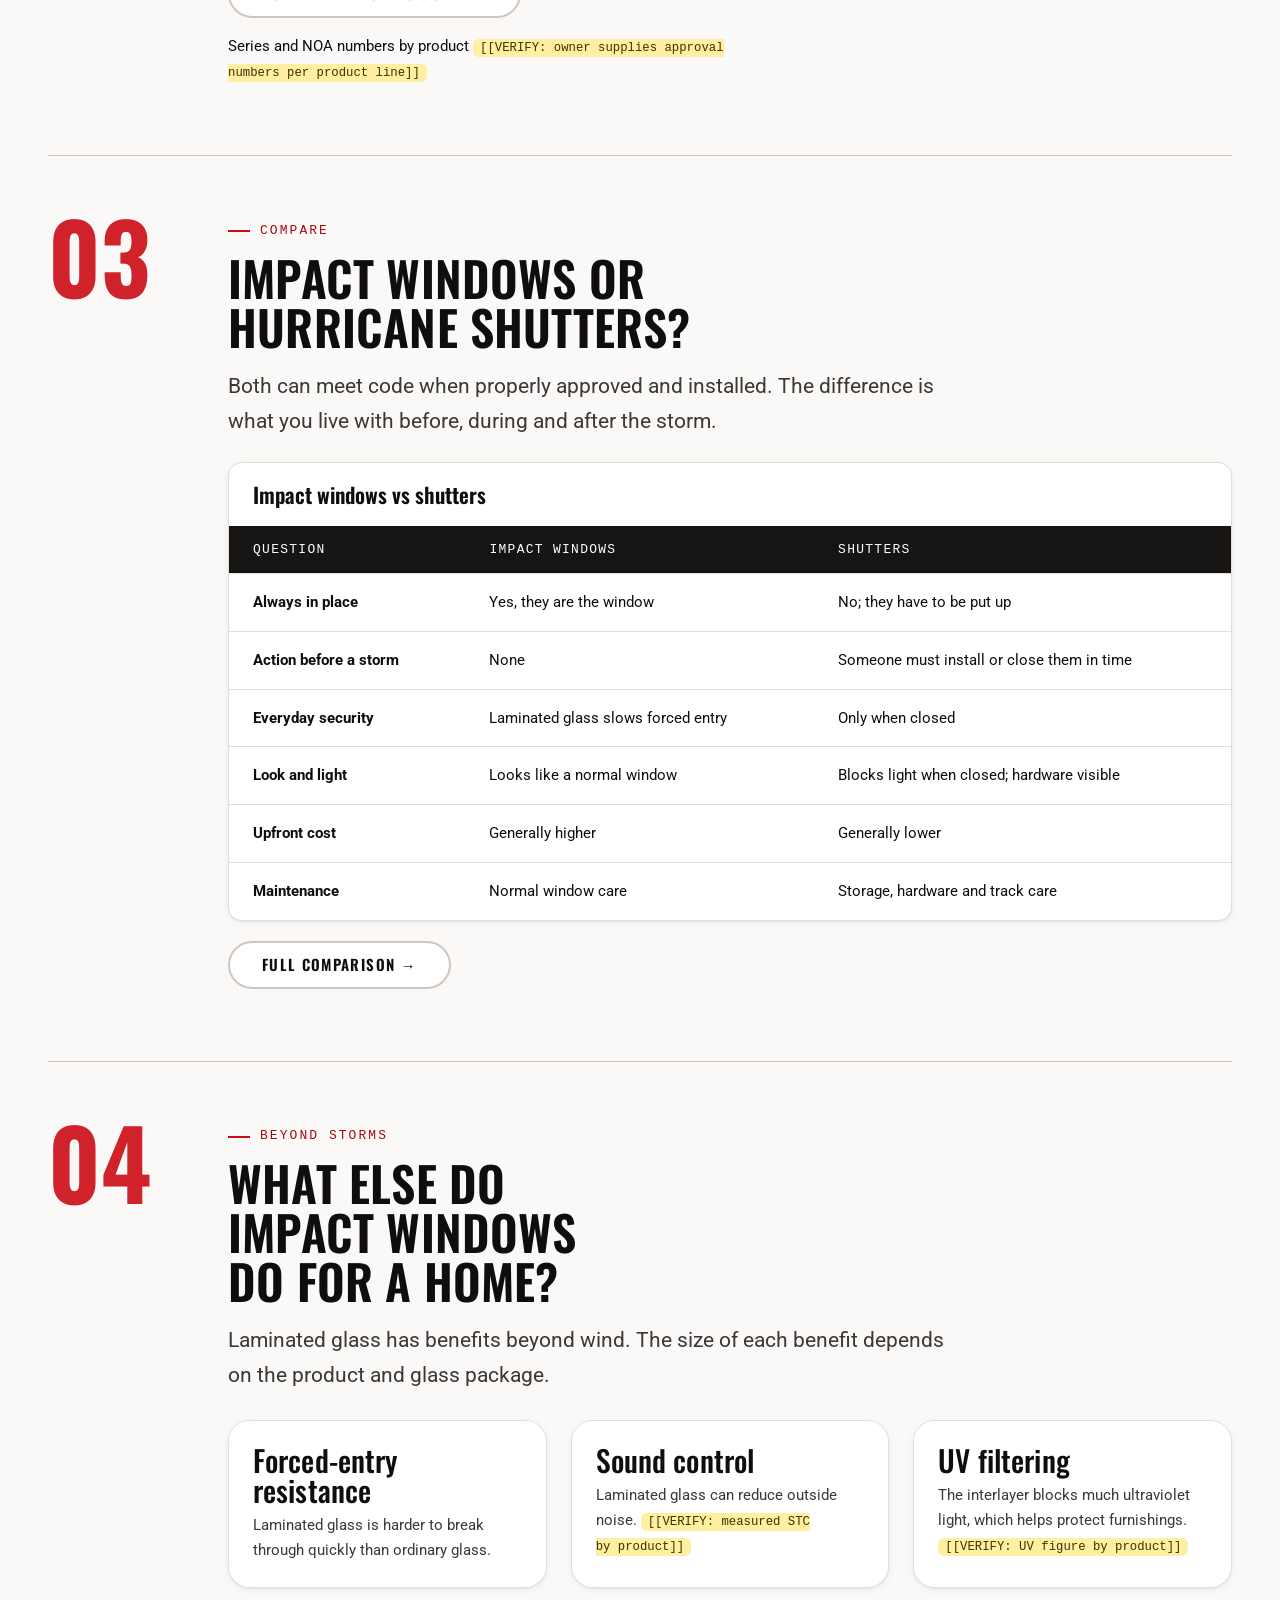
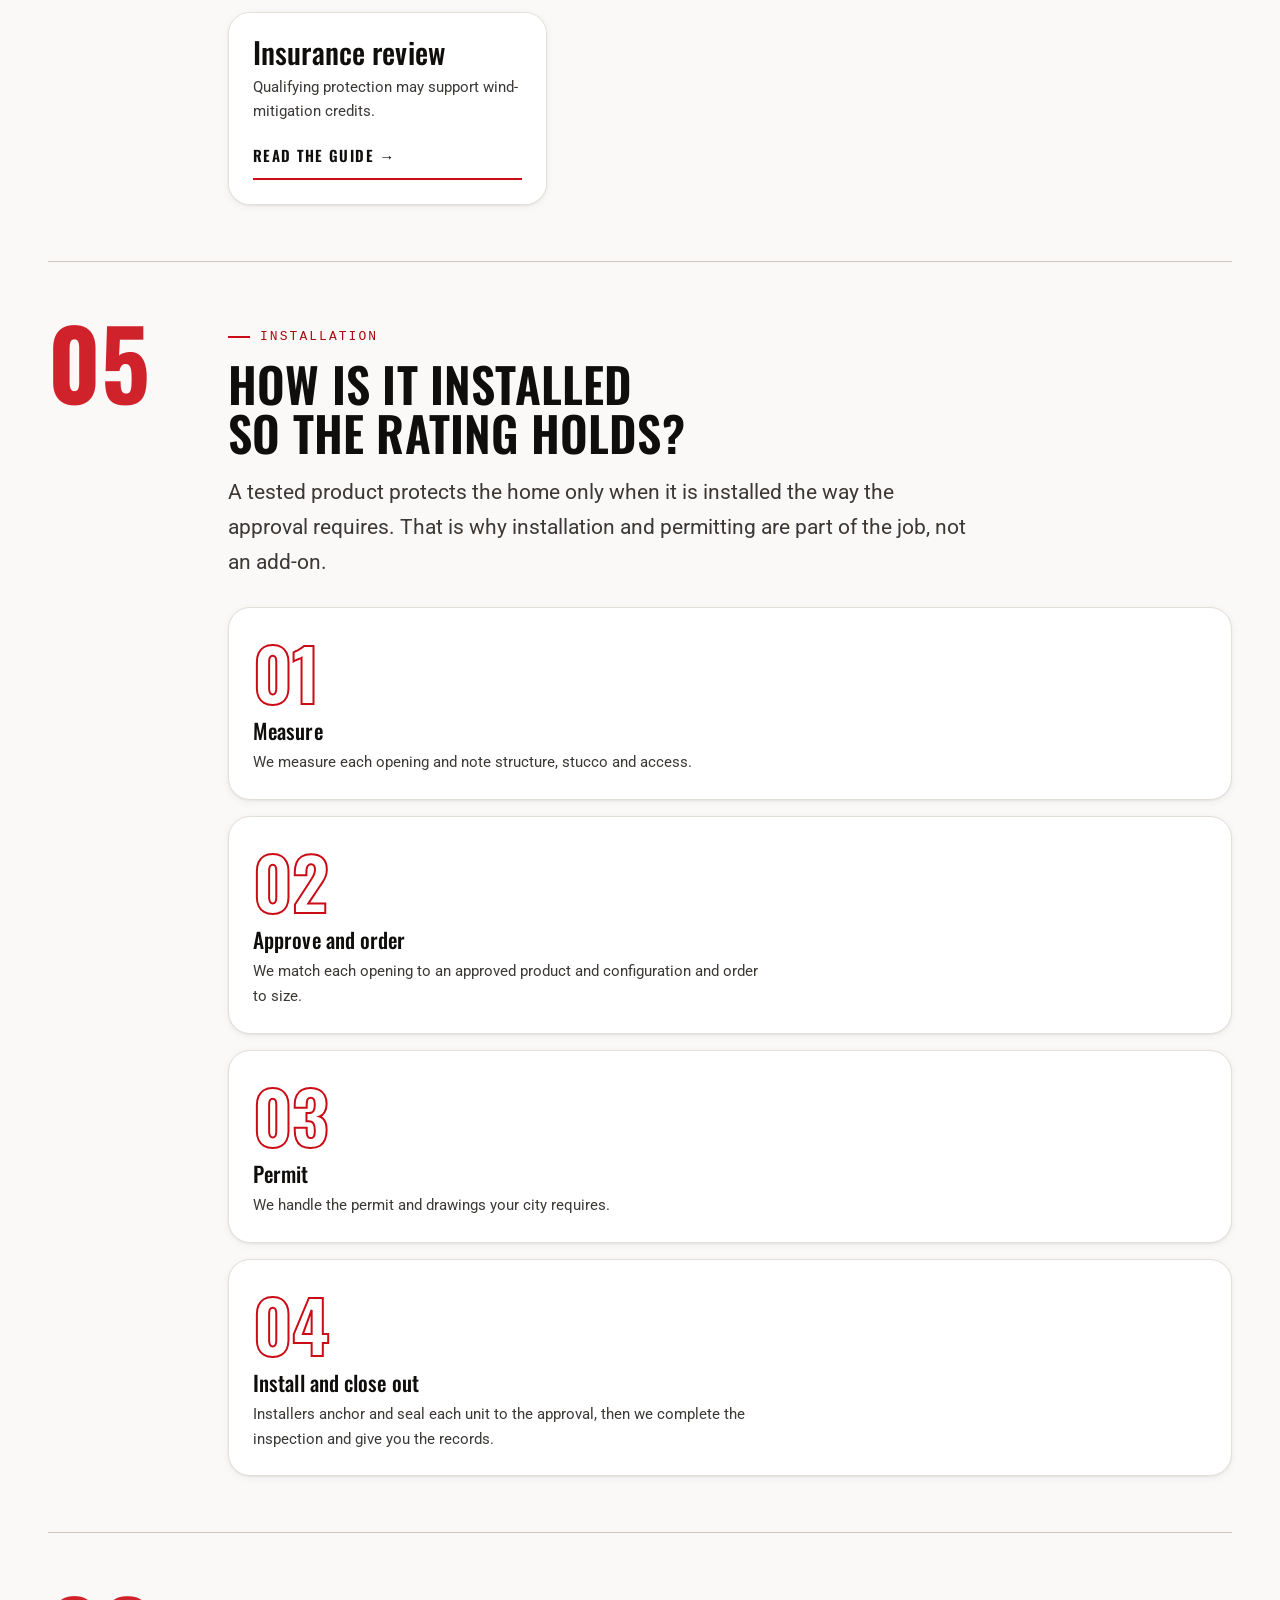
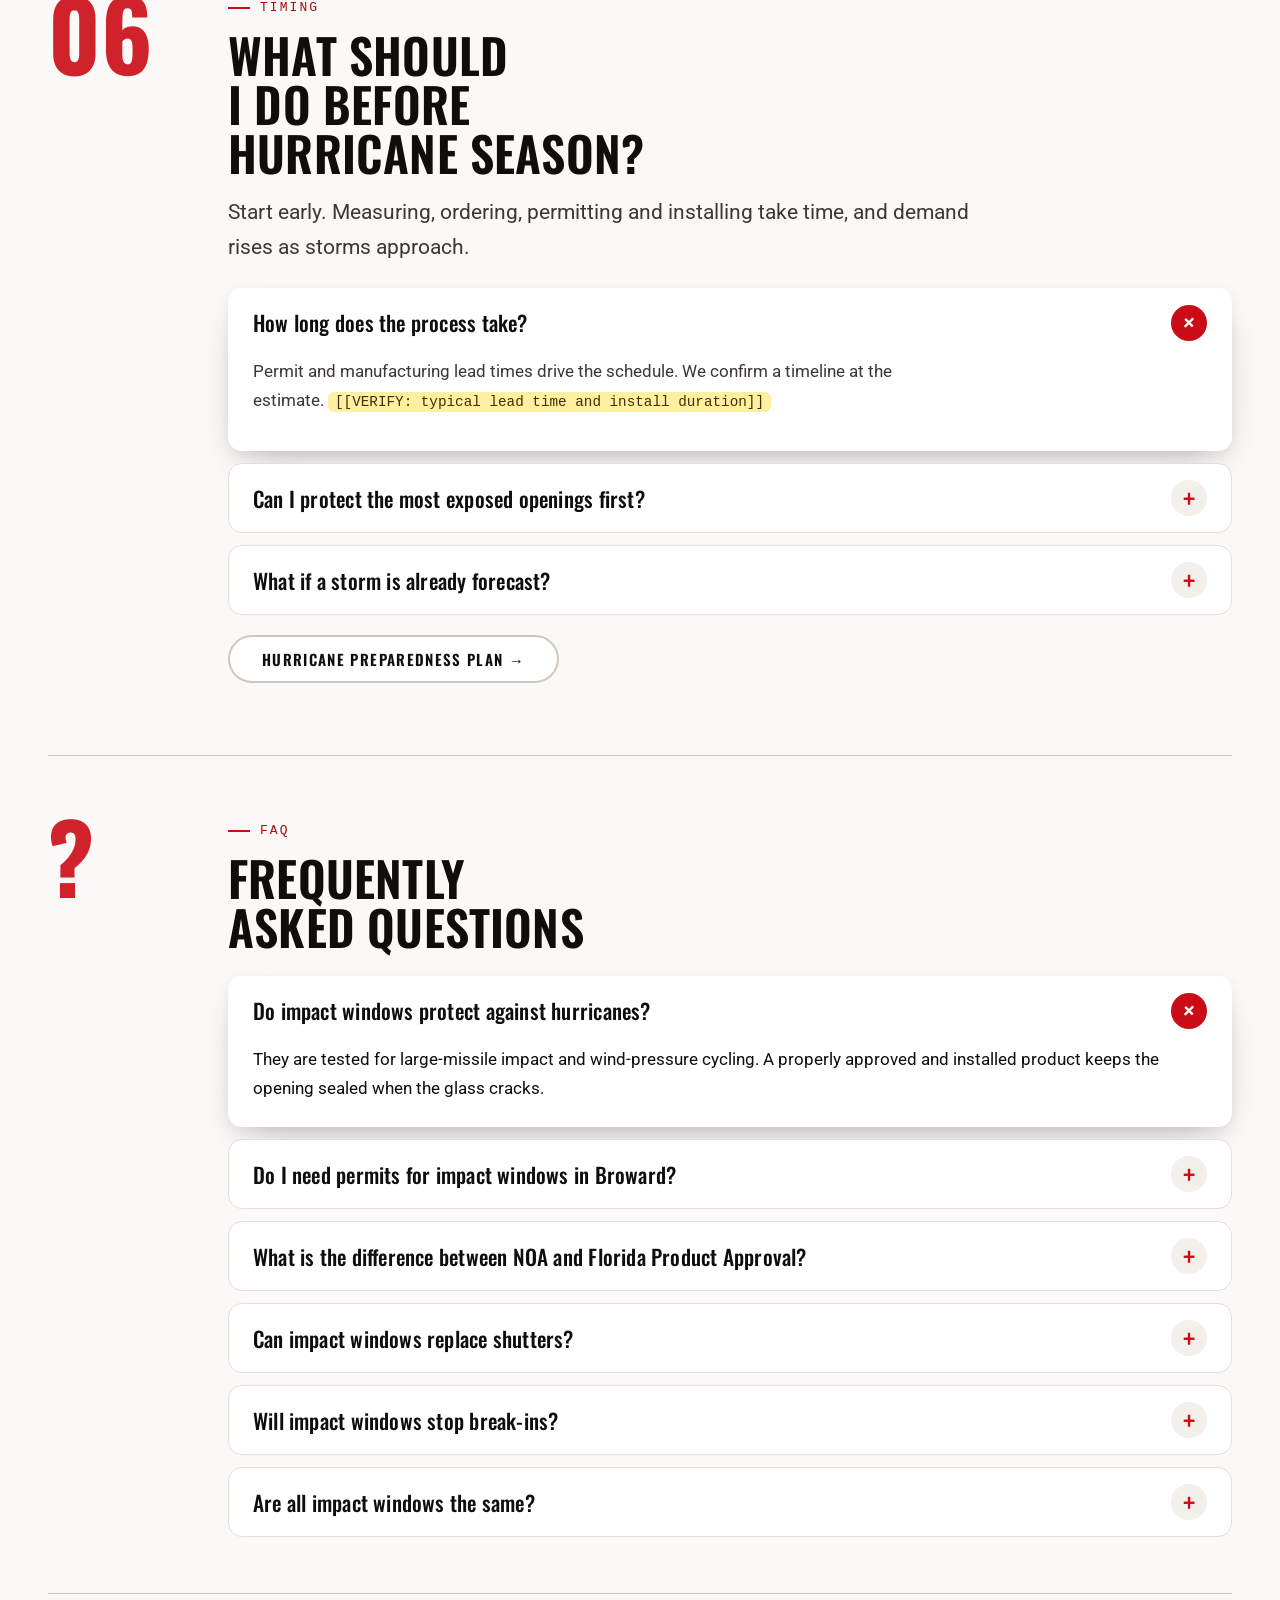
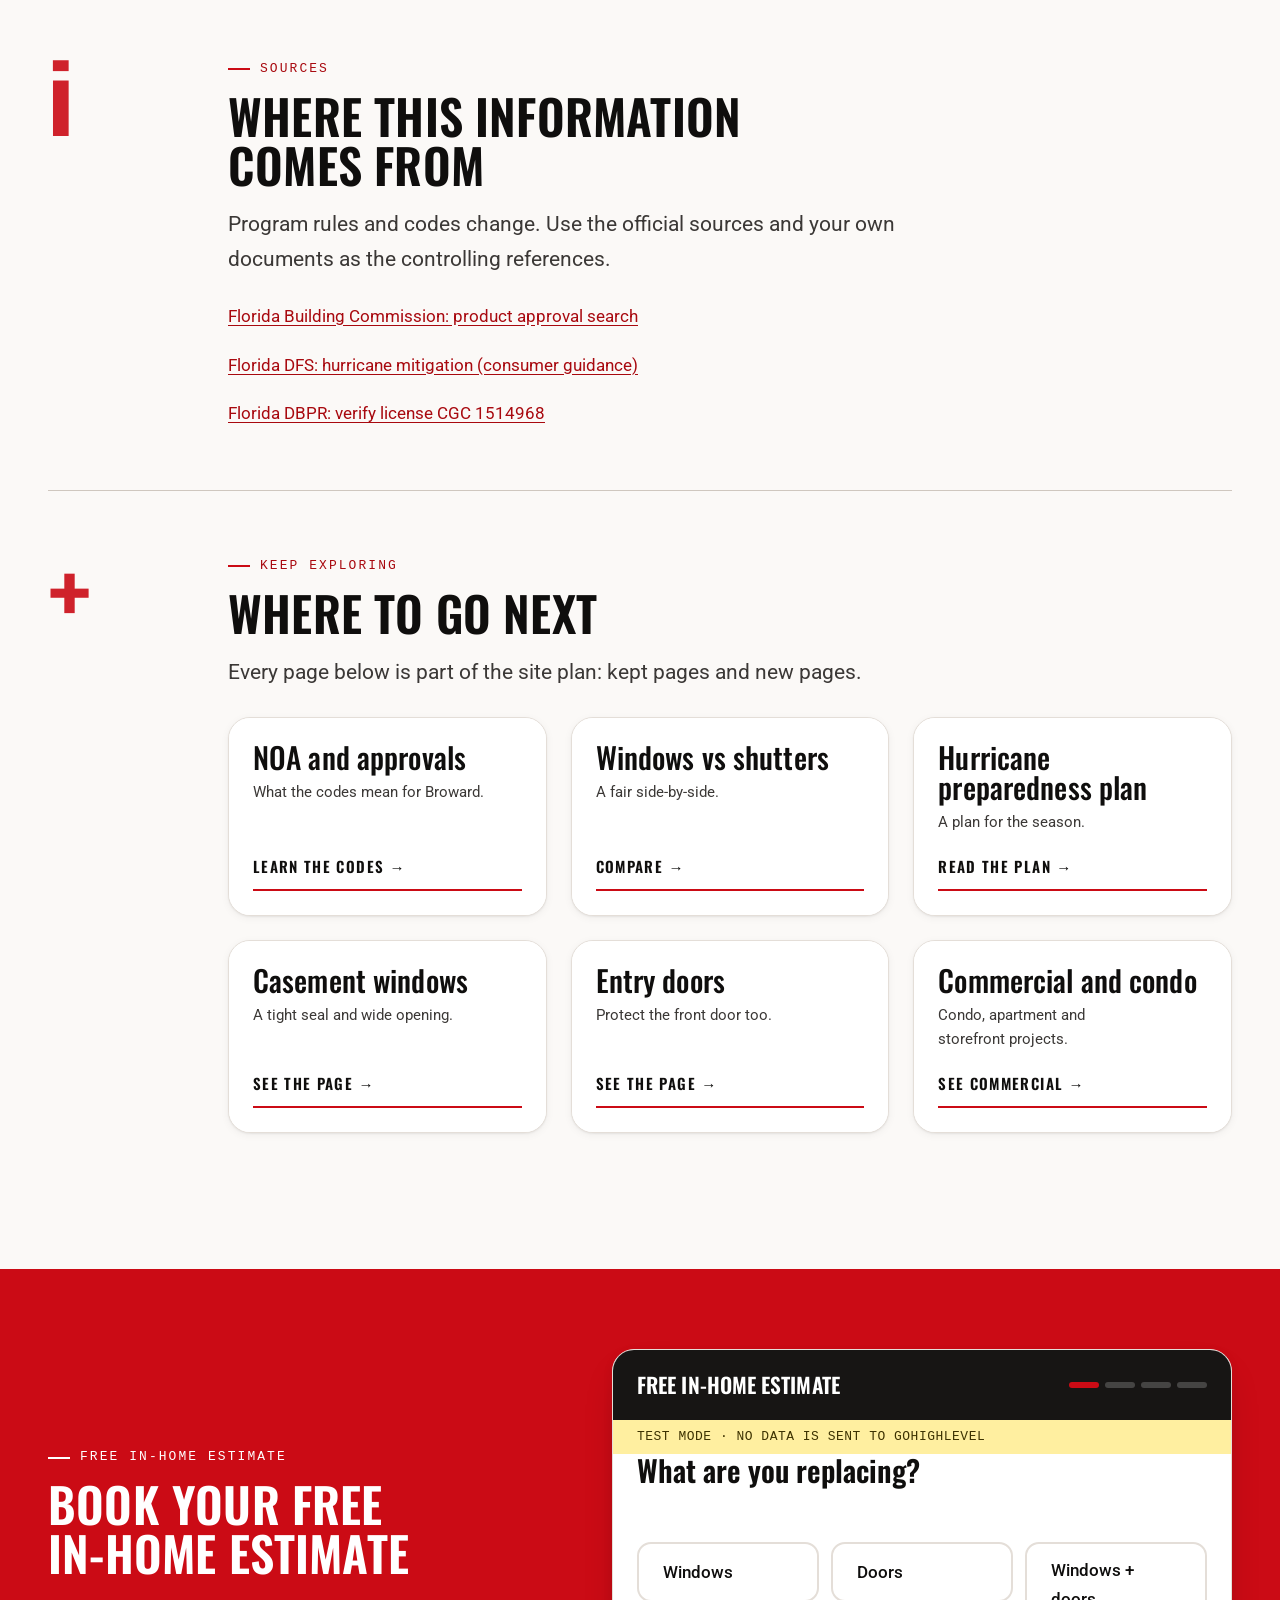
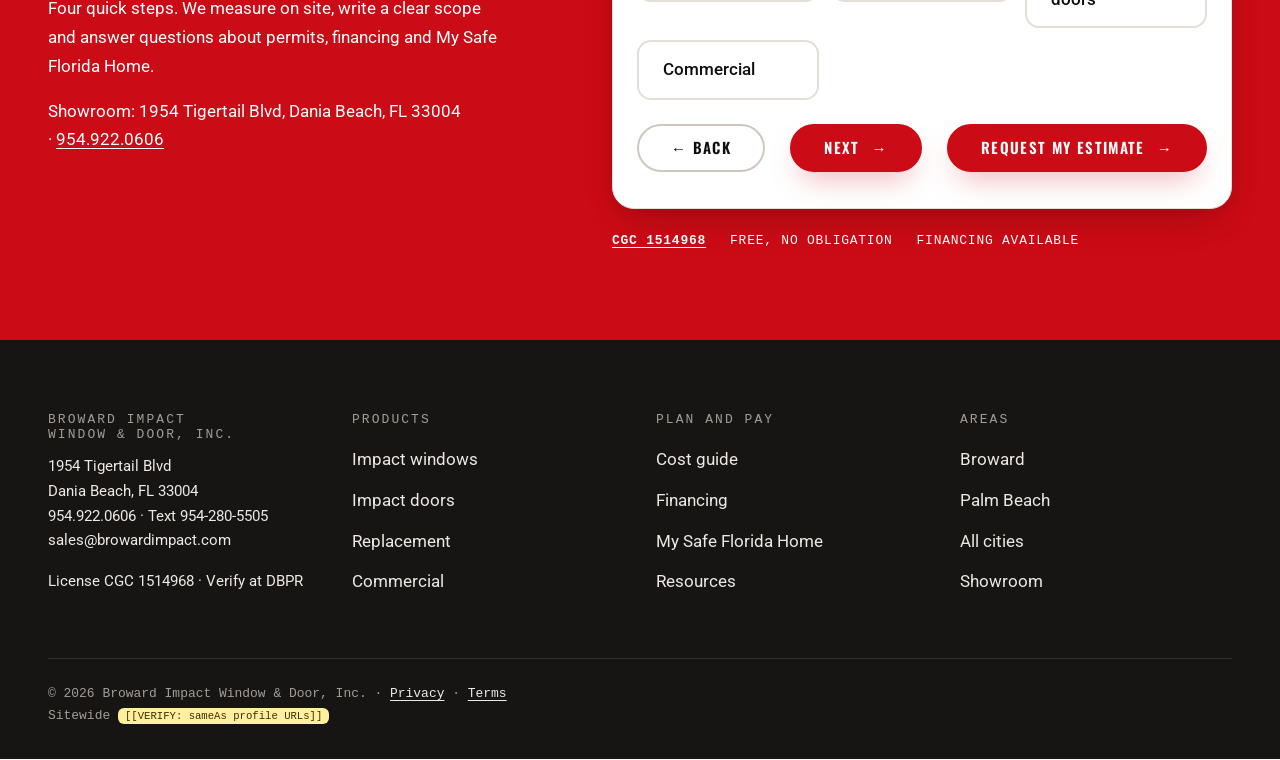
<file: 05-variation-protection/index.html>
<!DOCTYPE html>
<html lang="en">
<head>
<meta name="robots" content="noindex, nofollow, noarchive">
<meta charset="utf-8">
<meta name="viewport" content="width=device-width, initial-scale=1">
<title>Hurricane Impact Windows and Doors | Broward Impact</title>
<meta name="description" content="What tested hurricane protection means, why Broward needs approved products, and how impact windows compare with shutters. Free in-home estimate.">
<link rel="canonical" href="https://www.browardimpact.com/">
<link rel="preconnect" href="https://fonts.googleapis.com"><link rel="preconnect" href="https://fonts.gstatic.com" crossorigin>
<link href="https://fonts.googleapis.com/css2?family=Oswald:wght@500;600;700&family=Roboto:wght@400;500;700&display=swap" rel="stylesheet">
<link rel="icon" href="img/logo.webp" type="image/webp">
<link rel="stylesheet" href="css/broward.css">
<script type="application/ld+json">{"@context":"https://schema.org","@graph":[{"@type":["HomeAndConstructionBusiness","LocalBusiness"],"@id":"https://www.browardimpact.com/#business","name":"Broward Impact Window & Door, Inc.","url":"https://www.browardimpact.com/","telephone":"+1-954-922-0606","address":{"@type":"PostalAddress","streetAddress":"1954 Tigertail Blvd","addressLocality":"Dania Beach","addressRegion":"FL","postalCode":"33004","addressCountry":"US"},"areaServed":[{"@type":"AdministrativeArea","name":"Broward County, Florida"},{"@type":"AdministrativeArea","name":"Palm Beach County, Florida"}],"hasCredential":{"@type":"EducationalOccupationalCredential","credentialCategory":"Florida Certified General Contractor","identifier":"CGC 1514968"}},{"@type":"WebPage","@id":"https://www.browardimpact.com/#protection","url":"https://www.browardimpact.com/","name":"Hurricane Impact Windows and Doors | Broward Impact","description":"What tested hurricane protection means, why Broward needs approved products, and how impact windows compare with shutters. Free in-home estimate.","dateModified":"2026-10-13","about":{"@id":"https://www.browardimpact.com/#business"}},{"@type":"FAQPage","mainEntity":[{"@type":"Question","name":"Do impact windows protect against hurricanes?","acceptedAnswer":{"@type":"Answer","text":"They are tested for large-missile impact and wind-pressure cycling. A properly approved and installed product keeps the opening sealed when the glass cracks."}},{"@type":"Question","name":"Do I need permits for impact windows in Broward?","acceptedAnswer":{"@type":"Answer","text":"Yes. We handle the permit and give you the closeout records."}},{"@type":"Question","name":"What is the difference between NOA and Florida Product Approval?","acceptedAnswer":{"@type":"Answer","text":"Both are ways a product is shown to meet code. We confirm which applies to your product, size and configuration."}},{"@type":"Question","name":"Can impact windows replace shutters?","acceptedAnswer":{"@type":"Answer","text":"Yes. Properly approved and installed impact products can satisfy code without shutters."}},{"@type":"Question","name":"Will impact windows stop break-ins?","acceptedAnswer":{"@type":"Answer","text":"Laminated glass resists forced entry and slows an attempt, but no window makes a home burglar-proof."}},{"@type":"Question","name":"Are all impact windows the same?","acceptedAnswer":{"@type":"Answer","text":"No. Series, glass package, size and installation change the rating, which is why we check the approval for each opening."}}]}]}</script>
<link rel="stylesheet" href="css/variant-b.css"><link rel="stylesheet" href="css/variations.css"></head>
<body>
<div class="dir-badge" role="region" aria-label="Variation switcher (preview only)"><b>Protection</b> &middot; Switch: <a href="../03-variation-insurance/index.html">Insurance</a> <a href="../04-variation-cost/index.html">Cost</a> <a href="../05-variation-protection/index.html" aria-current="page">Protection</a> &middot; Directions: <a href="../07-variation-premium-dark/index.html">A</a> <a href="../06-variation-editorial-b/index.html">B</a> <a href="../08-variation-storm-conversion/index.html">C</a></div>
<nav aria-label="Skip links"><a class="skip" href="#main">Skip to content</a></nav>
<div class="topbar" role="region" aria-label="Business details"><div class="wrap"><span>Dania Beach, FL · Lic. CGC 1514968</span><span><a href="tel:+19549220606">Call 954.922.0606</a> · <a href="sms:+19542805505">Text 954-280-5505</a></span></div></div>
<header class="hdr">
  <div class="wrap">
    <a class="hdr__logo" href="/" aria-label="Broward Impact Window and Door home"><img src="img/logo.webp" width="112" height="44" alt="Broward Impact Window &amp; Door" style="object-fit:contain"></a>
    <ul class="nav">
      <li><a href="/impact-windows/">Windows</a>
        <div class="mega"><div class="wrap">
          <div><span class="mega__label">Impact windows</span><ul><li><a href="/impact-windows/single-hung/">Single-hung</a></li><li><a href="/impact-windows/casement/">Casement</a></li><li><a href="/impact-windows/horizontal-roller/">Horizontal roller</a></li><li><a href="/impact-windows/picture-fixed/">Picture / fixed</a></li><li><a href="/impact-windows/">All impact windows</a></li></ul></div>
          <div><span class="mega__label">Impact doors</span><ul><li><a href="/impact-doors/entry-doors/">Entry doors</a></li><li><a href="/impact-doors/sliding-glass-doors/">Sliding glass</a></li><li><a href="/impact-doors/french-doors/">French doors</a></li><li><a href="/impact-doors/">All impact doors</a></li></ul></div>
          <div><span class="mega__label">Brands</span><ul><li><a href="/eswindows-impact-windows-manufacturer/">ES Windows</a></li><li><a href="/pgt-impact-windows-manufacturers/">PGT</a></li><li><a href="/marvin-impact-windows-manufacturer/">Marvin</a></li><li><a href="/florida-product-approval-noa-impact-windows/">NOA &amp; approvals</a></li></ul></div>
          <div><span class="mega__label">Other</span><ul><li><a href="/replacement-windows/">Replacement windows</a></li><li><a href="/commercial/">Commercial</a></li></ul></div>
        </div></div></li>
      <li><a href="/impact-windows-cost-broward-county/">Cost</a></li>
      <li><a href="/financing/">Financing</a>
        <div class="mega"><div class="wrap">
          <div><span class="mega__label">Pay for it</span><ul><li><a href="/financing/">Financing options</a></li><li><a href="/pace-financing/">PACE financing</a></li></ul></div>
          <div><span class="mega__label">Programs</span><ul><li><a href="/my-safe-florida-home-program-broward/">My Safe Florida Home</a></li><li><a href="/resources/impact-windows-insurance-discount-florida/">Insurance discounts</a></li></ul></div>
        </div></div></li>
      <li><a href="/location/">Locations</a>
        <div class="mega"><div class="wrap">
          <div><span class="mega__label">Counties</span><ul><li><a href="/broward-county-impact-windows/">Broward</a></li><li><a href="/palm-beach-county-impact-windows/">Palm Beach</a></li><li><a href="/miami-dade-county-impact-windows-code-compliant-protection/">Miami-Dade</a></li></ul></div>
          <div><span class="mega__label">Broward cities</span><ul><li><a href="/location/fort-lauderdale-impact-windows/">Fort Lauderdale</a></li><li><a href="/location/dania-beach-impact-windows/">Dania Beach</a></li><li><a href="/location/coral-springs-impact-windows/">Coral Springs</a></li><li><a href="/location/">All locations</a></li></ul></div>
        </div></div></li>
      <li><a href="/showroom/">Showroom</a></li>
      <li><a href="/resources/">Resources</a></li>
    </ul>
    <div class="hdr__cta"><a class="hdr__phone" href="tel:+19549220606">954.922.0606</a><a class="btn btn--primary" href="#estimate">Free In-Home Estimate <span class="arr" aria-hidden="true">→</span></a><button class="menu-btn" type="button" aria-expanded="false" aria-controls="mnav">MENU</button></div>
  </div>
  <nav class="mnav" id="mnav" aria-label="Mobile"><a href="/impact-windows/">Windows</a><a href="/impact-doors/">Doors</a><a href="/impact-windows-cost-broward-county/">Cost</a><a href="/financing/">Financing</a><a href="/location/">Locations</a><a href="/showroom/">Showroom</a><a href="/resources/">Resources</a></nav>
</header>
<main id="main">
<section class="b-hero"><div class="wrap b-hero__grid"><div>
<nav class="crumbs" aria-label="Breadcrumb"><ol><li aria-current="page">Home</li></ol></nav>
<span class="eyebrow eyebrow--red">Protection &middot; Tested &middot; Approved &middot; Installed right</span>
<h1>Hurricane protection that is <em>tested</em>, approved and installed right.</h1>
<p class="b-answer">Impact windows and doors are tested with a large-missile impact followed by repeated wind-pressure cycles. The laminated glass may crack but stays bonded, so wind and rain stay out. In Broward's high-velocity zone, products need an applicable Florida Product Approval or Miami-Dade NOA. We confirm the approval for your openings, then install and permit the work.</p>
<div class="hero__ctas"><a class="btn btn--primary btn--lg" href="#estimate">Free In-Home Estimate <span class="arr" aria-hidden="true">&rarr;</span></a><a class="btn btn--lg" href="tel:+19549220606">Call 954.922.0606</a></div>
<div class="meta"><span>Last updated: October 13, 2026</span><span>Reviewed by <span class="verify">[[VERIFY: reviewer name]]</span></span></div></div>
<aside class="b-toc" aria-label="On this page"><p class="b-toc__title">Questions answered on this page</p><ol><li><a href="#q1"><b>01</b>What does tested to hurricane force mean?</a></li><li><a href="#q2"><b>02</b>Do I need NOA or Florida Product Approval in Broward?</a></li><li><a href="#q3"><b>03</b>Impact windows or hurricane shutters?</a></li><li><a href="#q4"><b>04</b>What else do impact windows do for a home?</a></li><li><a href="#q5"><b>05</b>How is it installed so the rating holds?</a></li><li><a href="#q6"><b>06</b>What should I do before hurricane season?</a></li></ol></aside></div></section>
<section class="wrap"><div class="trust trust--bar" style="margin-top:0"><a href="https://www.myfloridalicense.com/wl11.asp?SID=&mode=0&p_LicNum=CGC1514968&page=1" rel="external noopener">Verify CGC 1514968 at DBPR</a><span>Free, in-home estimate</span><span>Permits handled</span><span>Dania Beach showroom</span></div></section>
<div class="wrap b-flow"><section class="qa-row" id="q1"><div class="qa-row__n">01</div><div><span class="eyebrow eyebrow--red">The test</span><h2>What does tested to hurricane force mean?</h2><p class="lede">Impact products are tested with a large missile, a 9-lb 2x4, fired at the glass. They are then cycled through thousands of wind-pressure changes. The glass may crack, but the laminated layer keeps the opening sealed so the storm stays outside.</p><div class="stats" style="margin-top:28px"><div><b>9 lb</b><span>2x4 large-missile impact</span></div><div><b>1000s</b><span>pressure cycles after impact</span></div><div><b>DP</b><span>design pressure rating on the product</span></div></div><div class="faq" style="margin-top:24px"><details open><summary>What is laminated glass?</summary><div class="a"><p>Two layers of glass bonded by a clear interlayer. When it breaks, the pieces stay attached to the interlayer instead of falling away. <span class="verify">[[VERIFY: interlayer type per product]]</span></p></div></details><details><summary>What is a design pressure (DP) rating?</summary><div class="a"><p>The wind pressure the tested product is rated to resist. The rating belongs to a specific product, size and installation, so ask for it on your quote.</p></div></details><details><summary>Does impact glass break?</summary><div class="a"><p>It can crack on impact, which is how it absorbs the energy. The point is that the opening stays closed.</p></div></details></div></div></section><section class="qa-row" id="q2"><div class="qa-row__n">02</div><div><span class="eyebrow eyebrow--red">The code</span><h2>Do I need NOA or Florida Product Approval in Broward?</h2><p class="lede">Broward County is in Florida's High-Velocity Hurricane Zone, so products need an applicable Florida Product Approval or a Miami-Dade Notice of Acceptance for the specific configuration. We confirm that for your openings before you sign.</p><div class="tbl-wrap"><table class="tbl-cmp"><caption>Approval references</caption><thead><tr><th scope="col">Approval</th><th scope="col">What it tells you</th><th scope="col">Where to check</th></tr></thead><tbody><tr><th scope="row">Florida Product Approval</th><td>The product and configuration were evaluated for Florida code</td><td>Florida Building Commission product approval search</td></tr><tr><th scope="row">Miami-Dade NOA</th><td>The product was approved under the Miami-Dade product control process</td><td>Ask for the NOA number for your series and size</td></tr><tr><th scope="row">Design pressure rating</th><td>The pressure the tested product resists</td><td>Listed in the approval and on your quote</td></tr></tbody></table></div><p style="margin-top:20px;display:flex;flex-wrap:wrap;gap:10px"><a class="btn" href="/florida-product-approval-noa-impact-windows/">NOA and approvals guide &rarr;</a></p><p style="margin-top:12px;font-size:var(--t-sm)">Series and NOA numbers by product <span class="verify">[[VERIFY: owner supplies approval numbers per product line]]</span></p></div></section><section class="qa-row" id="q3"><div class="qa-row__n">03</div><div><span class="eyebrow eyebrow--red">Compare</span><h2>Impact windows or hurricane shutters?</h2><p class="lede">Both can meet code when properly approved and installed. The difference is what you live with before, during and after the storm.</p><div class="tbl-wrap"><table class="tbl-cmp"><caption>Impact windows vs shutters</caption><thead><tr><th scope="col">Question</th><th scope="col">Impact windows</th><th scope="col">Shutters</th></tr></thead><tbody><tr><th scope="row">Always in place</th><td>Yes, they are the window</td><td>No; they have to be put up</td></tr><tr><th scope="row">Action before a storm</th><td>None</td><td>Someone must install or close them in time</td></tr><tr><th scope="row">Everyday security</th><td>Laminated glass slows forced entry</td><td>Only when closed</td></tr><tr><th scope="row">Look and light</th><td>Looks like a normal window</td><td>Blocks light when closed; hardware visible</td></tr><tr><th scope="row">Upfront cost</th><td>Generally higher</td><td>Generally lower</td></tr><tr><th scope="row">Maintenance</th><td>Normal window care</td><td>Storage, hardware and track care</td></tr></tbody></table></div><p style="margin-top:20px;display:flex;flex-wrap:wrap;gap:10px"><a class="btn" href="/hurricane-shutters-vs-impact-windows/">Full comparison &rarr;</a></p></div></section><section class="qa-row" id="q4"><div class="qa-row__n">04</div><div><span class="eyebrow eyebrow--red">Beyond storms</span><h2>What else do impact windows do for a home?</h2><p class="lede">Laminated glass has benefits beyond wind. The size of each benefit depends on the product and glass package.</p><div class="cards" style="margin-top:28px"><div class="card"><div class="card__body"><h3>Forced-entry resistance</h3><p>Laminated glass is harder to break through quickly than ordinary glass.</p></div></div><div class="card"><div class="card__body"><h3>Sound control</h3><p>Laminated glass can reduce outside noise. <span class="verify">[[VERIFY: measured STC by product]]</span></p></div></div><div class="card"><div class="card__body"><h3>UV filtering</h3><p>The interlayer blocks much ultraviolet light, which helps protect furnishings. <span class="verify">[[VERIFY: UV figure by product]]</span></p></div></div><a class="card" href="/resources/impact-windows-insurance-discount-florida/"><div class="card__body"><h3>Insurance review</h3><p>Qualifying protection may support wind-mitigation credits.</p><span class="link-arrow">Read the guide &rarr;</span></div></a></div></div></section><section class="qa-row" id="q5"><div class="qa-row__n">05</div><div><span class="eyebrow eyebrow--red">Installation</span><h2>How is it installed so the rating holds?</h2><p class="lede">A tested product protects the home only when it is installed the way the approval requires. That is why installation and permitting are part of the job, not an add-on.</p><ol class="steps" style="margin-top:28px"><li><h3>Measure</h3><p>We measure each opening and note structure, stucco and access.</p></li><li><h3>Approve and order</h3><p>We match each opening to an approved product and configuration and order to size.</p></li><li><h3>Permit</h3><p>We handle the permit and drawings your city requires.</p></li><li><h3>Install and close out</h3><p>Installers anchor and seal each unit to the approval, then we complete the inspection and give you the records.</p></li></ol></div></section><section class="qa-row" id="q6"><div class="qa-row__n">06</div><div><span class="eyebrow eyebrow--red">Timing</span><h2>What should I do before hurricane season?</h2><p class="lede">Start early. Measuring, ordering, permitting and installing take time, and demand rises as storms approach.</p><div class="faq" style="margin-top:24px"><details open><summary>How long does the process take?</summary><div class="a"><p>Permit and manufacturing lead times drive the schedule. We confirm a timeline at the estimate. <span class="verify">[[VERIFY: typical lead time and install duration]]</span></p></div></details><details><summary>Can I protect the most exposed openings first?</summary><div class="a"><p>Often yes. We can price the whole home and a first phase, such as large glass doors, so you can see the difference.</p></div></details><details><summary>What if a storm is already forecast?</summary><div class="a"><p>Contact us right away. We cannot install after a warning is issued, but we can help you plan and prioritize. <span class="verify">[[VERIFY: emergency-service policy]]</span></p></div></details></div><p style="margin-top:20px;display:flex;flex-wrap:wrap;gap:10px"><a class="btn" href="/south-florida-hurricane-preparedness-plan/">Hurricane preparedness plan &rarr;</a></p></div></section><section class="qa-row" id="faq"><div class="qa-row__n">?</div><div><span class="eyebrow eyebrow--red">FAQ</span><h2>Frequently asked questions</h2><div class="faq"><details open><summary>Do impact windows protect against hurricanes?</summary><div class="a">They are tested for large-missile impact and wind-pressure cycling. A properly approved and installed product keeps the opening sealed when the glass cracks.</div></details><details><summary>Do I need permits for impact windows in Broward?</summary><div class="a">Yes. We handle the permit and give you the closeout records.</div></details><details><summary>What is the difference between NOA and Florida Product Approval?</summary><div class="a">Both are ways a product is shown to meet code. We confirm which applies to your product, size and configuration.</div></details><details><summary>Can impact windows replace shutters?</summary><div class="a">Yes. Properly approved and installed impact products can satisfy code without shutters.</div></details><details><summary>Will impact windows stop break-ins?</summary><div class="a">Laminated glass resists forced entry and slows an attempt, but no window makes a home burglar-proof.</div></details><details><summary>Are all impact windows the same?</summary><div class="a">No. Series, glass package, size and installation change the rating, which is why we check the approval for each opening.</div></details></div></div></section><section class="qa-row" id="sources"><div class="qa-row__n">i</div><div><span class="eyebrow eyebrow--red">Sources</span><h2>Where this information comes from</h2><p class="lede">Program rules and codes change. Use the official sources and your own documents as the controlling references.</p><ul class="sources"><li><a href="https://floridabuilding.org/pr/pr_app_srch.aspx" rel="external noopener">Florida Building Commission: product approval search</a></li><li><a href="https://www.myfloridacfo.com/division/consumers/storm/hurricane-mitigation" rel="external noopener">Florida DFS: hurricane mitigation (consumer guidance)</a></li><li><a href="https://www.myfloridalicense.com/wl11.asp?SID=&mode=0&p_LicNum=CGC1514968&page=1" rel="external noopener">Florida DBPR: verify license CGC 1514968</a></li></ul></div></section><section class="qa-row" id="explore"><div class="qa-row__n">+</div><div><span class="eyebrow eyebrow--red">Keep exploring</span><h2>Where to go next</h2><p class="lede">Every page below is part of the site plan: kept pages and new pages.</p><div class="cards" style="margin-top:28px"><a class="card" href="/florida-product-approval-noa-impact-windows/"><div class="card__body"><h3>NOA and approvals</h3><p>What the codes mean for Broward.</p><span class="link-arrow">Learn the codes &rarr;</span></div></a><a class="card" href="/hurricane-shutters-vs-impact-windows/"><div class="card__body"><h3>Windows vs shutters</h3><p>A fair side-by-side.</p><span class="link-arrow">Compare &rarr;</span></div></a><a class="card" href="/south-florida-hurricane-preparedness-plan/"><div class="card__body"><h3>Hurricane preparedness plan</h3><p>A plan for the season.</p><span class="link-arrow">Read the plan &rarr;</span></div></a><a class="card" href="/impact-windows/casement/"><div class="card__body"><h3>Casement windows</h3><p>A tight seal and wide opening.</p><span class="link-arrow">See the page &rarr;</span></div></a><a class="card" href="/impact-doors/entry-doors/"><div class="card__body"><h3>Entry doors</h3><p>Protect the front door too.</p><span class="link-arrow">See the page &rarr;</span></div></a><a class="card" href="/commercial/"><div class="card__body"><h3>Commercial and condo</h3><p>Condo, apartment and storefront projects.</p><span class="link-arrow">See commercial &rarr;</span></div></a></div></div></section></div>
<section class="b-cta" id="estimate"><div class="wrap b-cta__grid"><div><span class="eyebrow">Free in-home estimate</span><h2>Book your free in-home estimate</h2><p>Four quick steps. We measure on site, write a clear scope and answer questions about permits, financing and My Safe Florida Home.</p><p class="verify-line">Showroom: 1954 Tigertail Blvd, Dania Beach, FL 33004 · <a href="tel:+19549220606">954.922.0606</a></p></div><div class="formbox"><form class="form" data-bw-form data-test-mode data-ghl-id="BDZjXtPjhM9Cy8avLone" action="#" method="post" novalidate>
  <div class="form__head"><h3>Free in-home estimate</h3><ol class="form__prog" aria-hidden="true"><li class="on"></li><li></li><li></li><li></li></ol></div>
  <div class="form__test">Test mode · no data is sent to GoHighLevel</div>
  <fieldset data-step data-auto class="is-on"><legend>What are you replacing?</legend><div class="opts"><label class="opt"><input type="radio" name="project_type" value="windows" required><span>Windows</span></label><label class="opt"><input type="radio" name="project_type" value="doors"><span>Doors</span></label><label class="opt"><input type="radio" name="project_type" value="both"><span>Windows + doors</span></label><label class="opt"><input type="radio" name="project_type" value="commercial"><span>Commercial</span></label></div></fieldset>
  <fieldset data-step data-auto><legend>About the property</legend><div class="opts"><label class="opt"><input type="radio" name="property_type" value="single-family" required><span>Single-family home</span></label><label class="opt"><input type="radio" name="property_type" value="condo"><span>Condo / townhome</span></label><label class="opt"><input type="radio" name="property_type" value="multifamily"><span>Multifamily / building</span></label></div></fieldset>
  <fieldset data-step><legend>Where is it?</legend><div class="field"><label for="f-city">City</label><input class="input" id="f-city" name="city" autocomplete="address-level2" required></div><div class="field"><label for="f-zip">ZIP</label><input class="input" id="f-zip" name="zip" inputmode="numeric" pattern="[0-9]{5}" autocomplete="postal-code" required></div></fieldset>
  <fieldset data-step><legend>Where do we send your estimate?</legend>
   <div class="field"><label for="f-name">Name</label><input class="input" id="f-name" name="name" autocomplete="name" required></div>
   <div class="field"><label for="f-phone">Mobile phone</label><input class="input" id="f-phone" name="phone" type="tel" autocomplete="tel" required></div>
   <div class="field"><label for="f-email">Email</label><input class="input" id="f-email" name="email" type="email" autocomplete="email" required></div>
   <div class="field"><label for="f-hear">How did you hear about us?</label><select class="input" id="f-hear" name="hear_about_us"><option value="">Select</option><option>Google search</option><option>Google Ads</option><option>Facebook / Instagram</option><option>AI assistant (ChatGPT, Google AI, etc.)</option><option>Friend or neighbor</option><option>Showroom visit</option><option>Other</option></select></div>
   <label class="consent"><input type="checkbox" name="sms_consent" required><span>I agree to receive calls and texts, including automated, from Broward Impact Window &amp; Door at the number above. Consent is not a condition of purchase. Msg &amp; data rates may apply; reply STOP to opt out. <a href="/privacy-policy/">Privacy</a> · <a href="/terms-conditions/">Terms</a> <span class="verify">[[VERIFY: legal wording]]</span></span></label>
  </fieldset>
  <input class="hp" type="text" name="company_website" tabindex="-1" autocomplete="off" aria-hidden="true">
  <input type="hidden" name="utm_source"><input type="hidden" name="utm_medium"><input type="hidden" name="utm_campaign"><input type="hidden" name="utm_term"><input type="hidden" name="utm_content"><input type="hidden" name="gclid"><input type="hidden" name="wbraid"><input type="hidden" name="gbraid"><input type="hidden" name="fbclid"><input type="hidden" name="fbp"><input type="hidden" name="fbc"><input type="hidden" name="landing_page"><input type="hidden" name="referrer">
  <div class="form__nav"><button class="btn" type="button" data-back hidden>← Back</button><button class="btn btn--primary" type="button" data-next style="margin-left:auto">Next <span class="arr" aria-hidden="true">→</span></button><button class="btn btn--primary" type="submit" data-submit style="margin-left:auto" hidden>Request my estimate <span class="arr" aria-hidden="true">→</span></button></div>
  <div class="form__done" hidden aria-live="polite"><h3>Test submit captured</h3><p>Nothing was sent. Payload including attribution fields:</p><pre class="sg-code" style="white-space:pre-wrap;overflow:auto;max-height:240px;margin:0"></pre></div>
 </form><div class="trust" style="margin-top:12px"><a href="https://www.myfloridalicense.com/wl11.asp?SID=&mode=0&p_LicNum=CGC1514968&page=1" rel="external noopener">CGC 1514968</a><span>Free, no obligation</span><span>Financing available</span></div></div></div>
</main>
<footer class="ftr"><div class="wrap">
 <div class="ftr__grid">
  <div><h4>Broward Impact Window &amp; Door, Inc.</h4><p style="font-size:var(--t-sm)">1954 Tigertail Blvd<br>Dania Beach, FL 33004<br><a href="tel:+19549220606">954.922.0606</a> · <a href="sms:+19542805505">Text 954-280-5505</a><br><a href="mailto:sales@browardimpact.com">sales@browardimpact.com</a></p><p style="font-size:var(--t-sm)"><a href="https://www.myfloridalicense.com/wl11.asp?SID=&mode=0&p_LicNum=CGC1514968&page=1" rel="external noopener">License CGC 1514968 · Verify at DBPR</a></p></div>
  <div><h4>Products</h4><ul><li><a href="/impact-windows/">Impact windows</a></li><li><a href="/impact-doors/">Impact doors</a></li><li><a href="/replacement-windows/">Replacement</a></li><li><a href="/commercial/">Commercial</a></li></ul></div>
  <div><h4>Plan and pay</h4><ul><li><a href="/impact-windows-cost-broward-county/">Cost guide</a></li><li><a href="/financing/">Financing</a></li><li><a href="/my-safe-florida-home-program-broward/">My Safe Florida Home</a></li><li><a href="/resources/">Resources</a></li></ul></div>
  <div><h4>Areas</h4><ul><li><a href="/broward-county-impact-windows/">Broward</a></li><li><a href="/palm-beach-county-impact-windows/">Palm Beach</a></li><li><a href="/location/">All cities</a></li><li><a href="/showroom/">Showroom</a></li></ul></div>
 </div>
 <div class="ftr__legal">© 2026 Broward Impact Window &amp; Door, Inc. · <a href="/privacy-policy/">Privacy</a> · <a href="/terms-conditions/">Terms</a><br>Sitewide <span class="verify">[[VERIFY: sameAs profile URLs]]</span></div>
</div></footer>

<nav class="sticky" aria-label="Quick contact"><a href="tel:+19549220606">Call</a><a href="sms:+19542805505">Text</a><a href="#estimate">Free Estimate</a></nav>

<script src="js/broward.js" defer></script>

<!-- Showcase Hub Quick Navigation -->
<div id="showcase-hub-nav" style="position:fixed;bottom:22px;right:22px;z-index:999999;font-family:system-ui,-apple-system,BlinkMacSystemFont,'Segoe UI',Roboto,sans-serif;">
  <div style="background:rgba(14,15,17,0.92);backdrop-filter:blur(12px);-webkit-backdrop-filter:blur(12px);border:1px solid rgba(212,175,55,0.45);border-radius:99px;padding:8px 18px;box-shadow:0 10px 30px rgba(0,0,0,0.6);display:flex;align-items:center;gap:12px;font-size:13px;color:#f4f7f5;">
    <span style="color:#d4af37;font-weight:700;font-size:11px;letter-spacing:0.08em;text-transform:uppercase;">★ Showcase Hub</span>
    <span style="color:rgba(255,255,255,0.25);">|</span>
    <a href="../index.html" style="color:#f4f7f5;text-decoration:none;font-weight:600;display:flex;align-items:center;gap:5px;transition:color 0.2s;" onmouseover="this.style.color='#d4af37'" onmouseout="this.style.color='#f4f7f5'">
      <svg width="14" height="14" viewBox="0 0 24 24" fill="none" stroke="currentColor" stroke-width="2.5" stroke-linecap="round" stroke-linejoin="round"><path d="M19 12H5M12 19l-7-7 7-7"/></svg>
      All Websites Menu
    </a>
  </div>
</div>

</body></html>
</file>
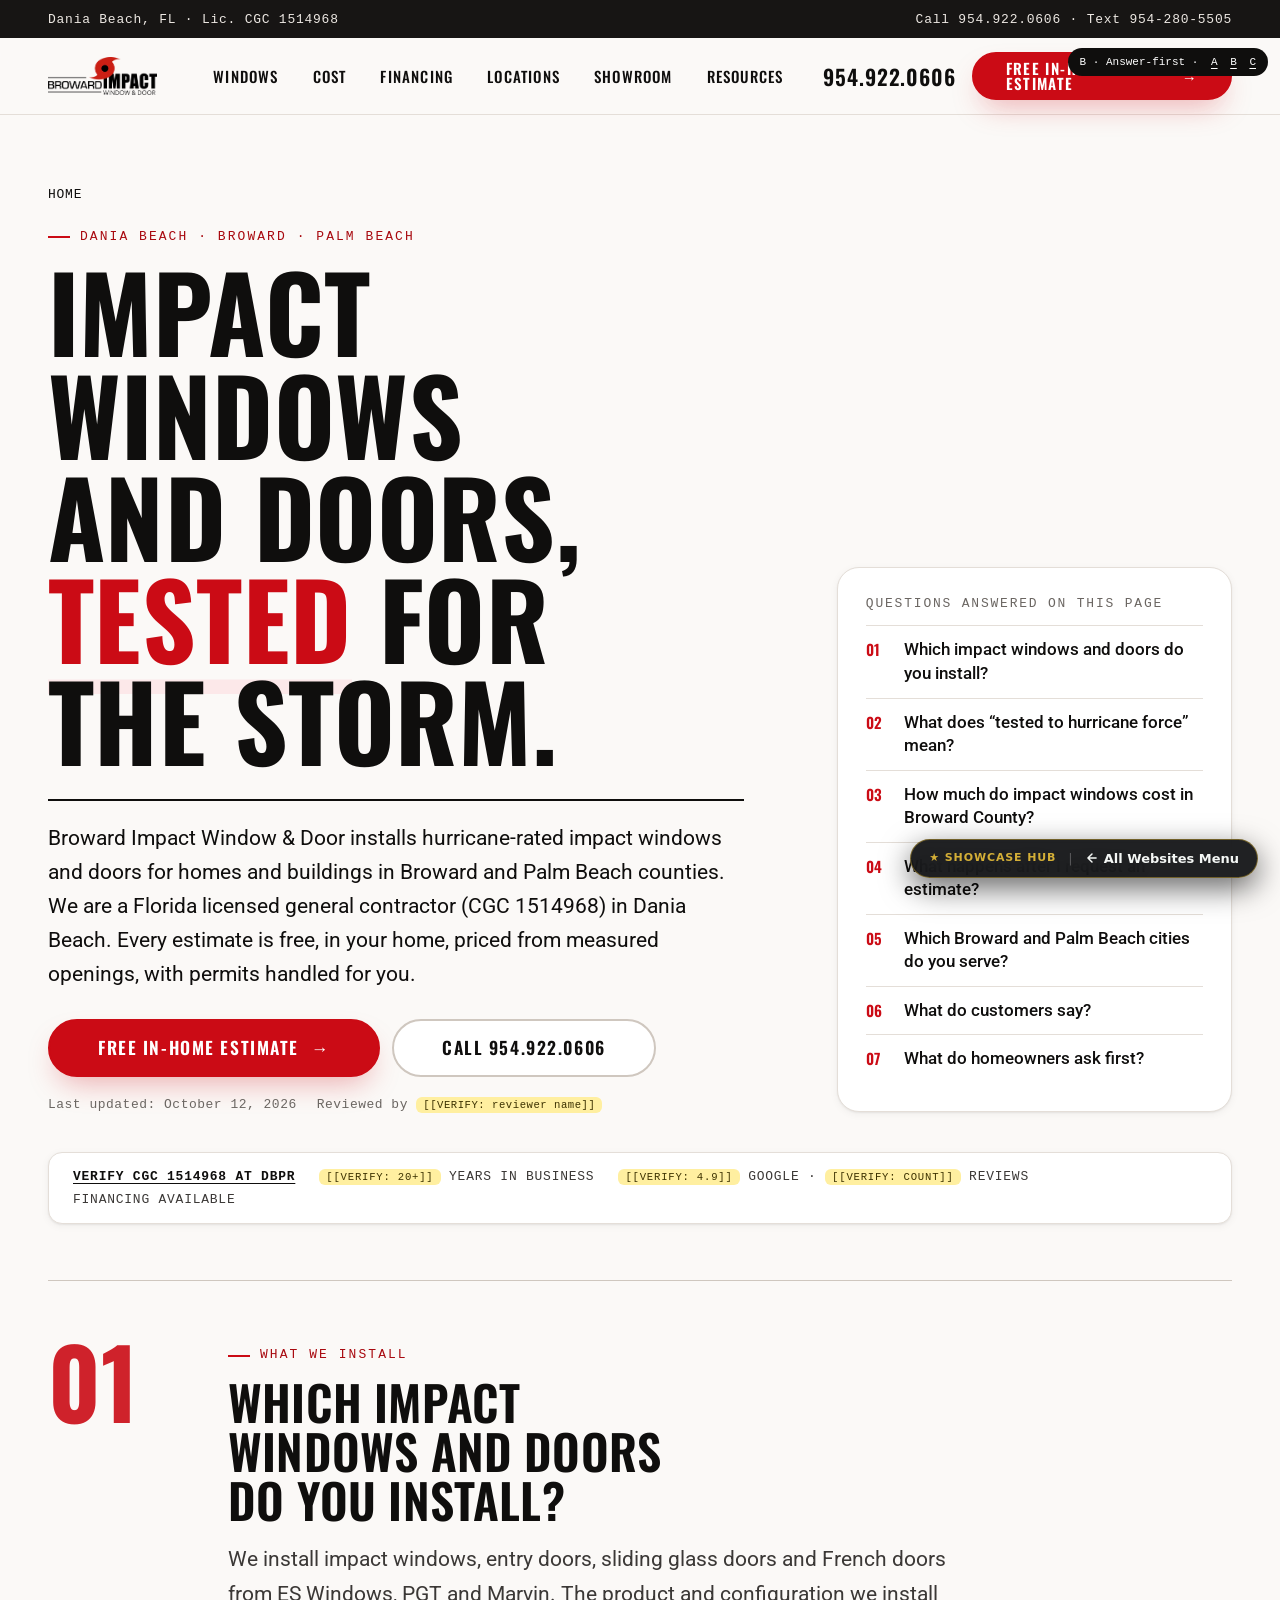
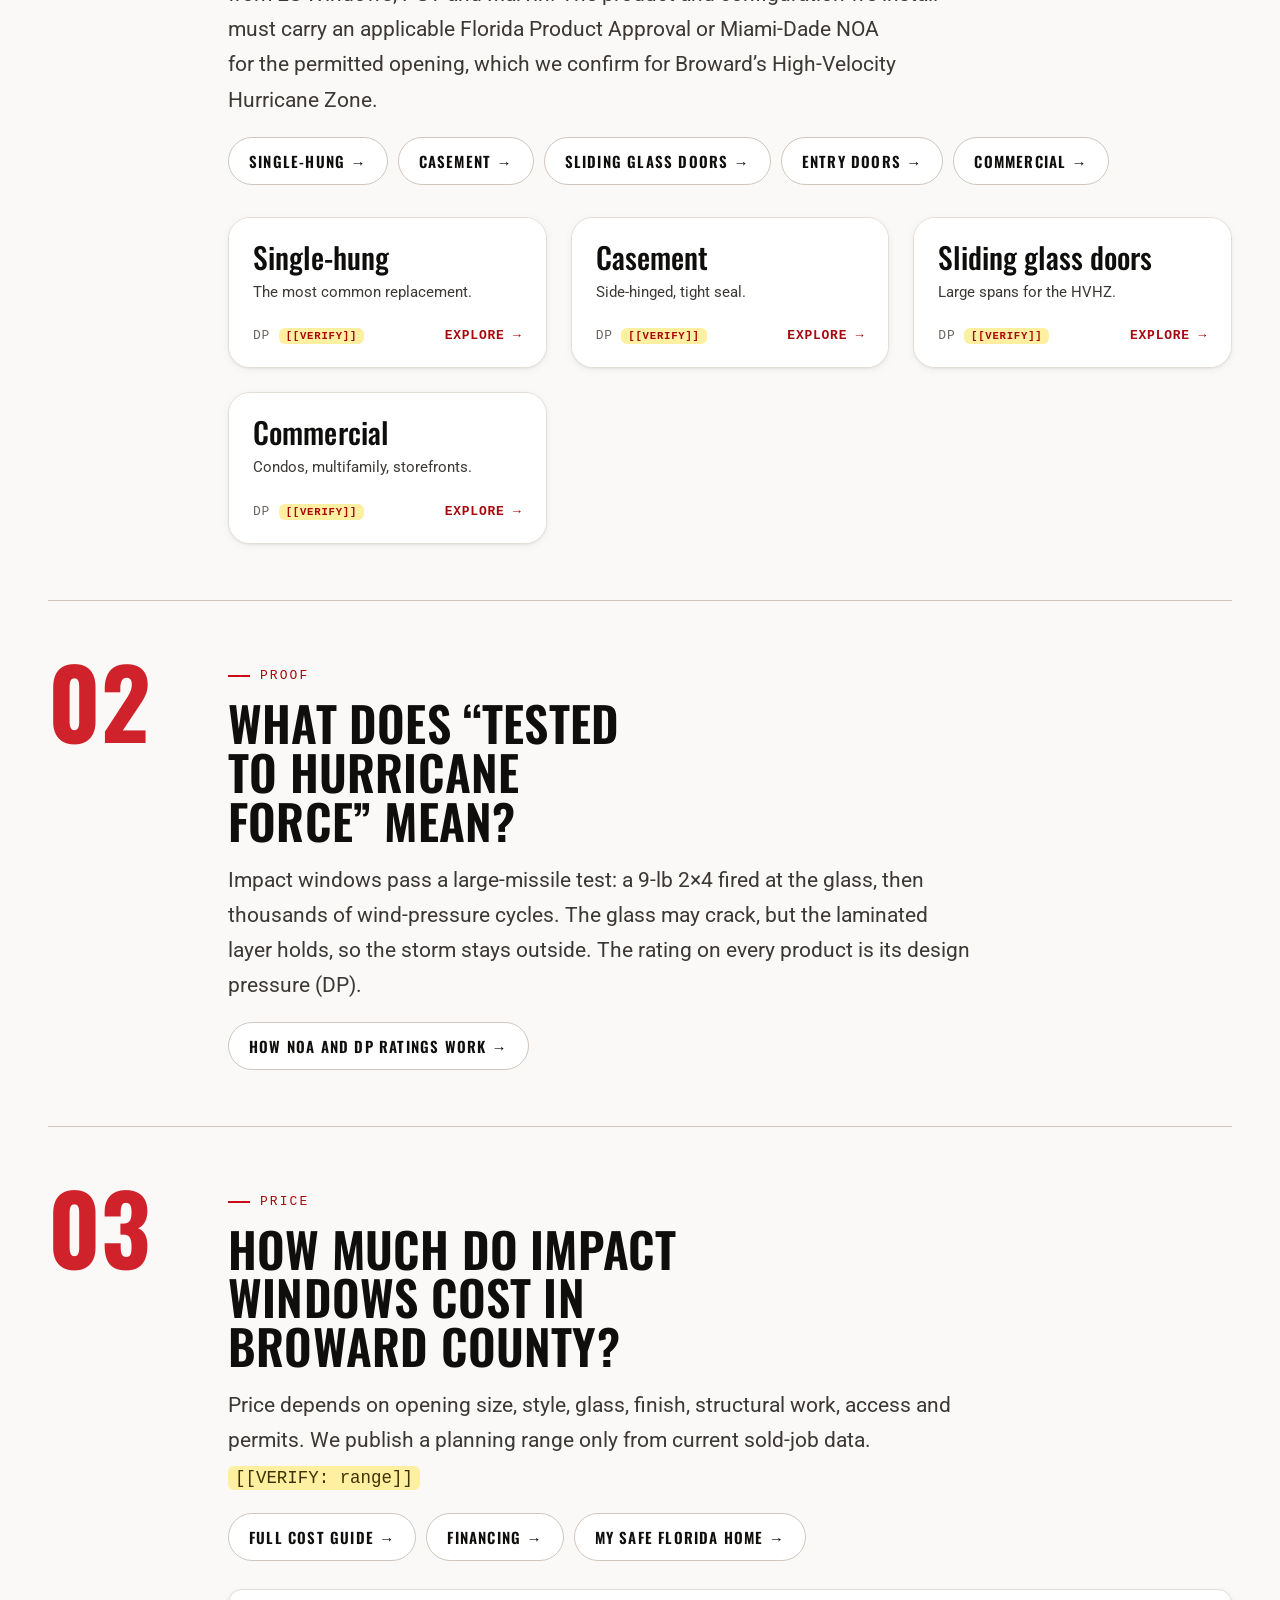
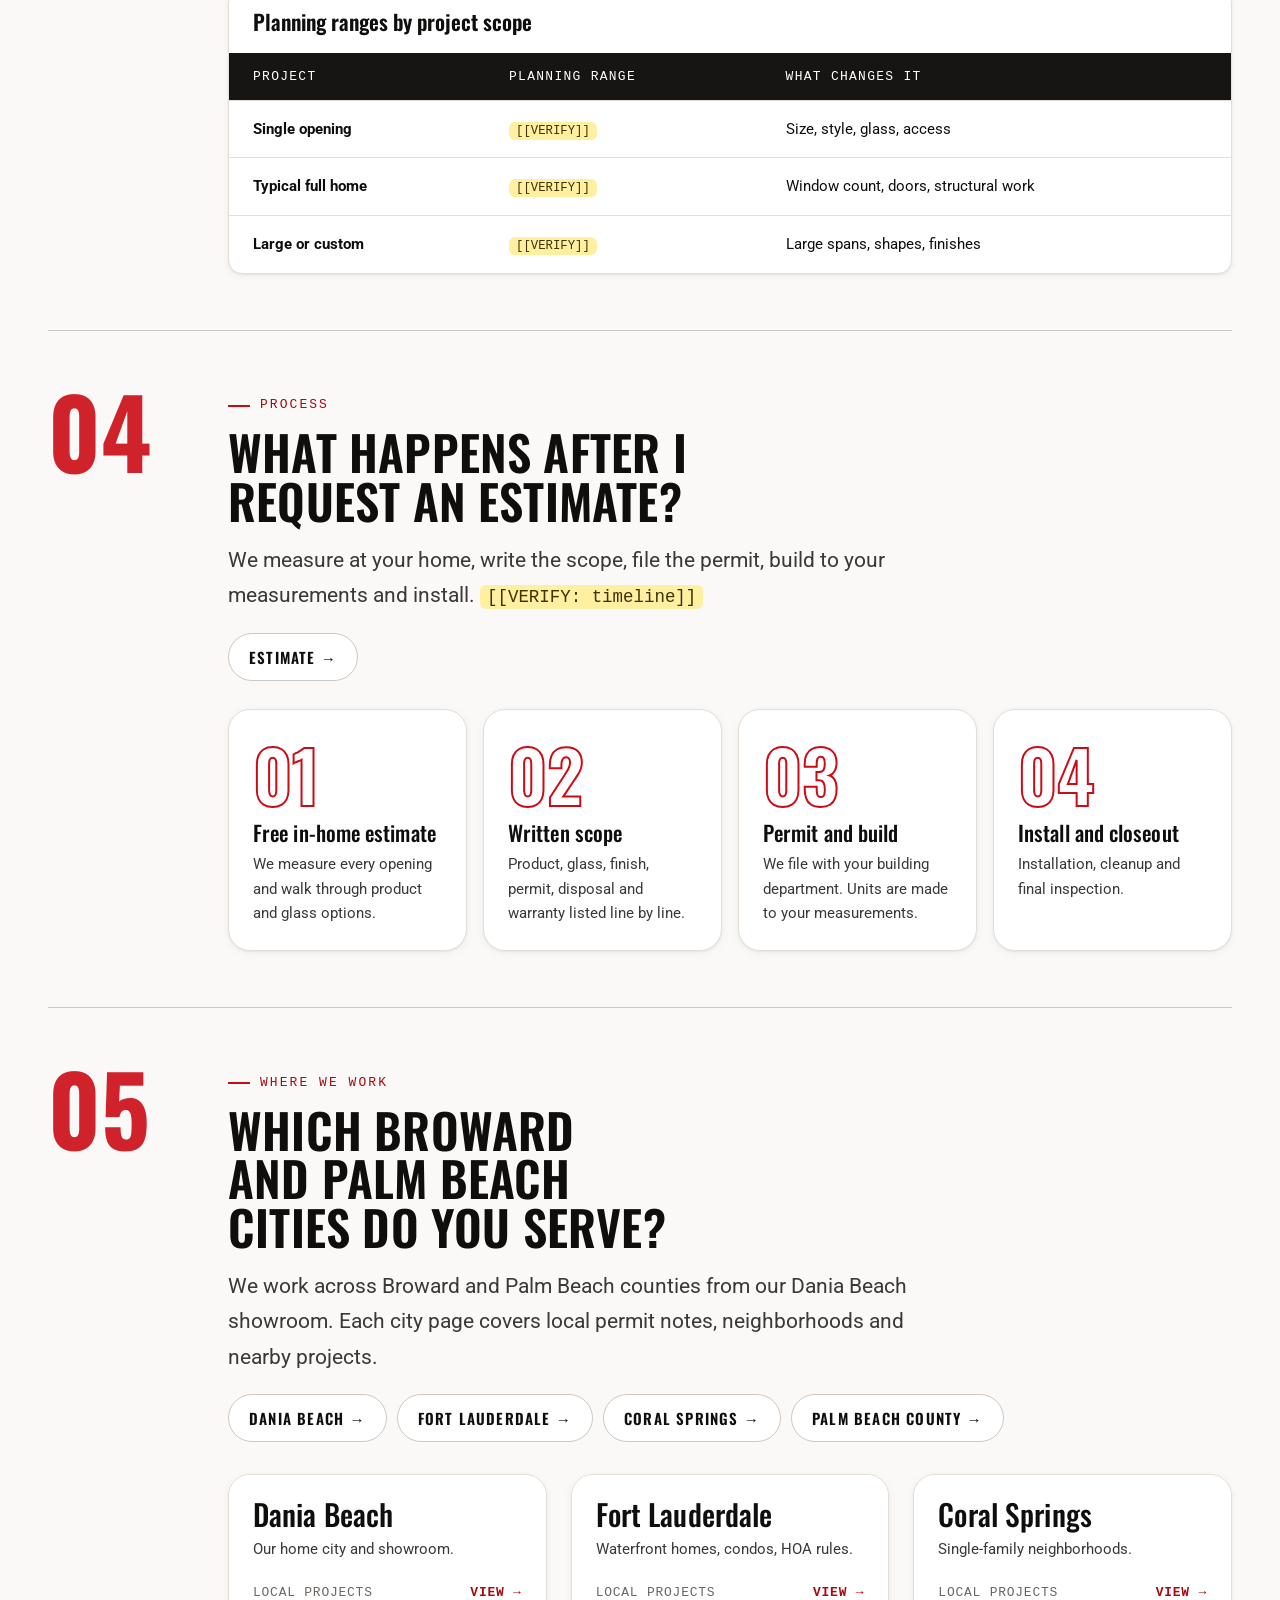
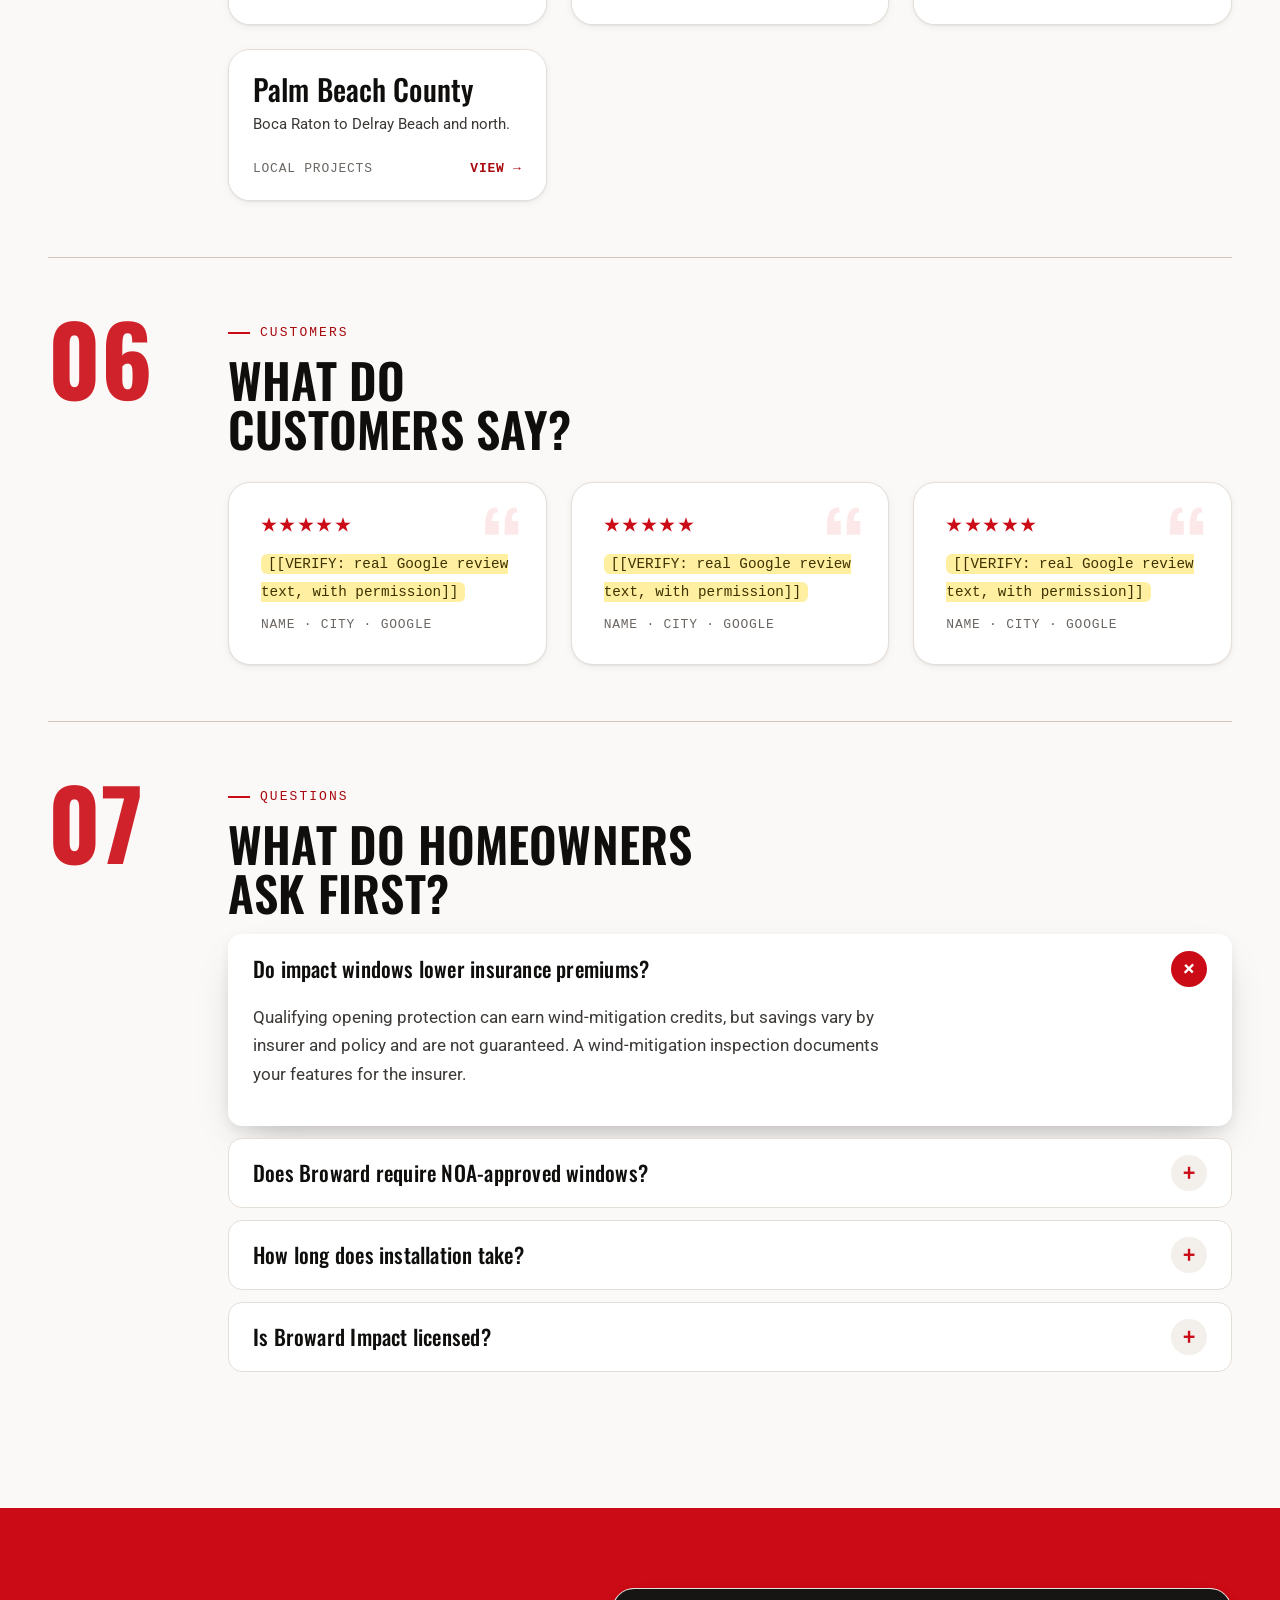
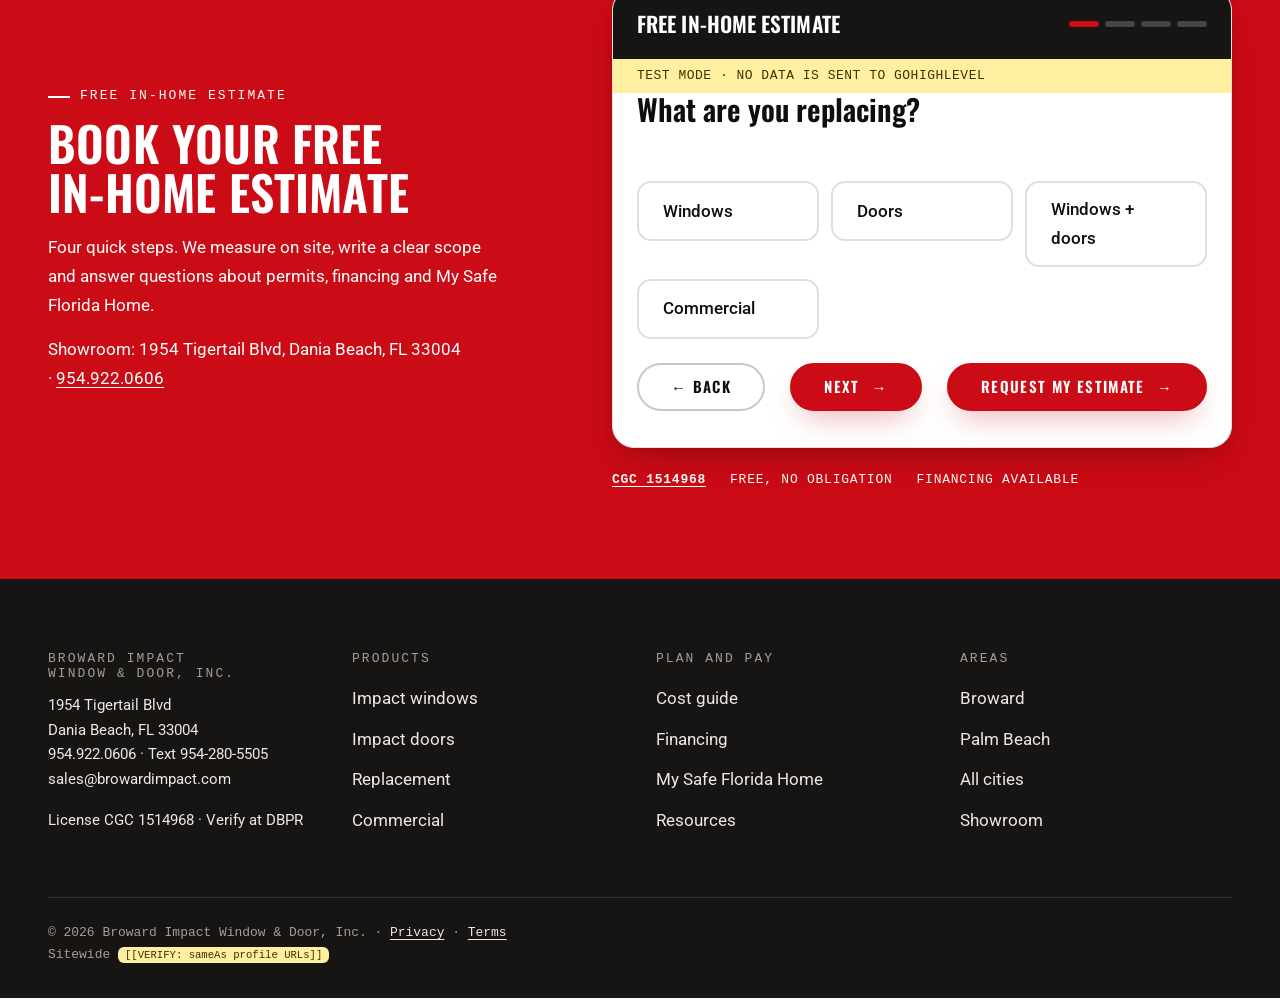
<file: 06-variation-editorial-b/index.html>
<!DOCTYPE html>
<html lang="en">
<head>
<meta name="robots" content="noindex, nofollow, noarchive">
<meta charset="utf-8">
<meta name="viewport" content="width=device-width, initial-scale=1">
<title>Impact Windows and Doors in Broward County | Broward Impact</title>
<meta name="description" content="Licensed Dania Beach contractor (CGC 1514968). Free in-home estimates for impact windows and doors in Broward and Palm Beach counties.">
<link rel="canonical" href="https://www.browardimpact.com/">
<link rel="preconnect" href="https://fonts.googleapis.com"><link rel="preconnect" href="https://fonts.gstatic.com" crossorigin>
<link href="https://fonts.googleapis.com/css2?family=Oswald:wght@500;600;700&family=Roboto:wght@400;500;700&display=swap" rel="stylesheet">
<link rel="icon" href="img/logo.webp" type="image/webp">
<link rel="stylesheet" href="css/broward.css">
<script type="application/ld+json">{"@context":"https://schema.org","@graph":[{"@type":["HomeAndConstructionBusiness","LocalBusiness"],"@id":"https://www.browardimpact.com/#business","name":"Broward Impact Window & Door, Inc.","url":"https://www.browardimpact.com/","telephone":"+1-954-922-0606","address":{"@type":"PostalAddress","streetAddress":"1954 Tigertail Blvd","addressLocality":"Dania Beach","addressRegion":"FL","postalCode":"33004","addressCountry":"US"},"areaServed":[{"@type":"AdministrativeArea","name":"Broward County, Florida"},{"@type":"AdministrativeArea","name":"Palm Beach County, Florida"}],"hasCredential":{"@type":"EducationalOccupationalCredential","credentialCategory":"Florida Certified General Contractor","identifier":"CGC 1514968"}},{"@type":"FAQPage","mainEntity":[{"@type":"Question","name":"Do impact windows lower insurance premiums?","acceptedAnswer":{"@type":"Answer","text":"Qualifying opening protection can earn wind-mitigation credits, but savings vary by insurer and policy and are not guaranteed. A wind-mitigation inspection documents your features for the insurer."}},{"@type":"Question","name":"Does Broward require NOA-approved windows?","acceptedAnswer":{"@type":"Answer","text":"Broward County is in the High-Velocity Hurricane Zone, so products need Florida Product Approval or a Miami-Dade NOA. We confirm the approval for each product before the permit is filed."}},{"@type":"Question","name":"Is Broward Impact licensed?","acceptedAnswer":{"@type":"Answer","text":"Yes. We are a Florida certified general contractor, license CGC 1514968. You can verify it on the Florida DBPR license lookup."}}]},{"@type":"WebPage","@id":"https://www.browardimpact.com/#webpage","name":"Impact Windows and Doors in Broward County","dateModified":"2026-10-12","about":{"@id":"https://www.browardimpact.com/#business"}}]}</script>
<style>.hero-visual{position:relative}.hero-visual .plate{position:absolute;left:-24px;bottom:-28px;max-width:calc(100% - 8px)}@media(max-width:959px){.hero-visual .plate{left:8px}}.tint{margin-top:-40px;position:relative;z-index:2}</style>
<link rel="stylesheet" href="css/variant-b.css"></head>
<body>
<div class="dir-badge" role="region" aria-label="Design direction switcher (preview only)">B · Answer-first · <a href="../07-variation-premium-dark/index.html">A</a> <a href="../06-variation-editorial-b/index.html">B</a> <a href="../08-variation-storm-conversion/index.html">C</a></div>
<nav aria-label="Skip links"><a class="skip" href="#main">Skip to content</a></nav>
<div class="topbar" role="region" aria-label="Business details"><div class="wrap"><span>Dania Beach, FL · Lic. CGC 1514968</span><span><a href="tel:+19549220606">Call 954.922.0606</a> · <a href="sms:+19542805505">Text 954-280-5505</a></span></div></div>
<header class="hdr">
  <div class="wrap">
    <a class="hdr__logo" href="/" aria-label="Broward Impact Window and Door home"><img src="img/logo.webp" width="112" height="44" alt="Broward Impact Window &amp; Door" style="object-fit:contain"></a>
    <ul class="nav">
      <li><a href="/impact-windows/">Windows</a>
        <div class="mega"><div class="wrap">
          <div><span class="mega__label">Impact windows</span><ul><li><a href="/impact-windows/single-hung/">Single-hung</a></li><li><a href="/impact-windows/casement/">Casement</a></li><li><a href="/impact-windows/horizontal-roller/">Horizontal roller</a></li><li><a href="/impact-windows/picture-fixed/">Picture / fixed</a></li><li><a href="/impact-windows/">All impact windows</a></li></ul></div>
          <div><span class="mega__label">Impact doors</span><ul><li><a href="/impact-doors/entry-doors/">Entry doors</a></li><li><a href="/impact-doors/sliding-glass-doors/">Sliding glass</a></li><li><a href="/impact-doors/french-doors/">French doors</a></li><li><a href="/impact-doors/">All impact doors</a></li></ul></div>
          <div><span class="mega__label">Brands</span><ul><li><a href="/eswindows-impact-windows-manufacturer/">ES Windows</a></li><li><a href="/pgt-impact-windows-manufacturers/">PGT</a></li><li><a href="/marvin-impact-windows-manufacturer/">Marvin</a></li><li><a href="/florida-product-approval-noa-impact-windows/">NOA &amp; approvals</a></li></ul></div>
          <div><span class="mega__label">Other</span><ul><li><a href="/replacement-windows/">Replacement windows</a></li><li><a href="/commercial/">Commercial</a></li></ul></div>
        </div></div></li>
      <li><a href="/impact-windows-cost-broward-county/">Cost</a></li>
      <li><a href="/financing/">Financing</a>
        <div class="mega"><div class="wrap">
          <div><span class="mega__label">Pay for it</span><ul><li><a href="/financing/">Financing options</a></li><li><a href="/pace-financing/">PACE financing</a></li></ul></div>
          <div><span class="mega__label">Programs</span><ul><li><a href="/my-safe-florida-home-program-broward/">My Safe Florida Home</a></li><li><a href="/resources/impact-windows-insurance-discount-florida/">Insurance discounts</a></li></ul></div>
        </div></div></li>
      <li><a href="/location/">Locations</a>
        <div class="mega"><div class="wrap">
          <div><span class="mega__label">Counties</span><ul><li><a href="/broward-county-impact-windows/">Broward</a></li><li><a href="/palm-beach-county-impact-windows/">Palm Beach</a></li><li><a href="/miami-dade-county-impact-windows-code-compliant-protection/">Miami-Dade</a></li></ul></div>
          <div><span class="mega__label">Broward cities</span><ul><li><a href="/location/fort-lauderdale-impact-windows/">Fort Lauderdale</a></li><li><a href="/location/dania-beach-impact-windows/">Dania Beach</a></li><li><a href="/location/coral-springs-impact-windows/">Coral Springs</a></li><li><a href="/location/">All locations</a></li></ul></div>
        </div></div></li>
      <li><a href="/showroom/">Showroom</a></li>
      <li><a href="/resources/">Resources</a></li>
    </ul>
    <div class="hdr__cta"><a class="hdr__phone" href="tel:+19549220606">954.922.0606</a><a class="btn btn--primary" href="#estimate">Free In-Home Estimate <span class="arr" aria-hidden="true">→</span></a><button class="menu-btn" type="button" aria-expanded="false" aria-controls="mnav">MENU</button></div>
  </div>
  <nav class="mnav" id="mnav" aria-label="Mobile"><a href="/impact-windows/">Windows</a><a href="/impact-doors/">Doors</a><a href="/impact-windows-cost-broward-county/">Cost</a><a href="/financing/">Financing</a><a href="/location/">Locations</a><a href="/showroom/">Showroom</a><a href="/resources/">Resources</a></nav>
</header>
<main id="main">
<section class="b-hero"><div class="wrap b-hero__grid"><div>
<nav class="crumbs" aria-label="Breadcrumb"><ol><li aria-current="page">Home</li></ol></nav>
<span class="eyebrow eyebrow--red">Dania Beach · Broward · Palm Beach</span>
<h1>Impact windows and doors, <em>tested</em> for the storm.</h1>
<p class="b-answer">Broward Impact Window &amp; Door installs hurricane-rated impact windows and doors for homes and buildings in Broward and Palm Beach counties. We are a Florida licensed general contractor (CGC 1514968) in Dania Beach. Every estimate is free, in your home, priced from measured openings, with permits handled for you.</p>
<div class="hero__ctas"><a class="btn btn--primary btn--lg" href="#estimate">Free In-Home Estimate <span class="arr" aria-hidden="true">→</span></a><a class="btn btn--lg" href="tel:+19549220606">Call 954.922.0606</a></div>
<div class="meta"><span>Last updated: October 12, 2026</span><span>Reviewed by <span class="verify">[[VERIFY: reviewer name]]</span></span></div></div>
<aside class="b-toc" aria-label="On this page"><p class="b-toc__title">Questions answered on this page</p><ol><li><a href="#q1"><b>01</b>Which impact windows and doors do you install?</a></li><li><a href="#q2"><b>02</b>What does “tested to hurricane force” mean?</a></li><li><a href="#q3"><b>03</b>How much do impact windows cost in Broward County?</a></li><li><a href="#q4"><b>04</b>What happens after I request an estimate?</a></li><li><a href="#q5"><b>05</b>Which Broward and Palm Beach cities do you serve?</a></li><li><a href="#q-rev"><b>06</b>What do customers say?</a></li><li><a href="#q6"><b>07</b>What do homeowners ask first?</a></li></ol></aside></div></section>
<section class="wrap"><div class="trust trust--bar" style="margin-top:0"><a href="https://www.myfloridalicense.com/wl11.asp?SID=&mode=0&p_LicNum=CGC1514968&page=1" rel="external noopener">Verify CGC 1514968 at DBPR</a><span><b><span class="verify">[[VERIFY: 20+]]</span></b> years in business</span><span><b><span class="verify">[[VERIFY: 4.9]]</span></b> Google · <span class="verify">[[VERIFY: count]]</span> reviews</span><span>Financing available</span></div></section>
<div class="wrap b-flow"><section class="qa-row" id="q1"><div class="qa-row__n">01</div><div><span class="eyebrow eyebrow--red">What we install</span><h2>Which impact windows and doors do you install?</h2><p class="lede">We install impact windows, entry doors, sliding glass doors and French doors from ES Windows, PGT and Marvin. The product and configuration we install must carry an applicable Florida Product Approval or Miami-Dade NOA for the permitted opening, which we confirm for Broward’s High-Velocity Hurricane Zone.</p><div class="chips"><a href="/impact-windows/single-hung/">Single-hung →</a><a href="/impact-windows/casement/">Casement →</a><a href="/impact-doors/sliding-glass-doors/">Sliding glass doors →</a><a href="/impact-doors/entry-doors/">Entry doors →</a><a href="/commercial/">Commercial →</a></div><div class="cards" style="margin-top:32px"><a class="card" href="/impact-windows/single-hung/"><div class="card__body"><h3>Single-hung</h3><p>The most common replacement.</p><div class="card__meta"><span>DP <span class="verify">[[VERIFY]]</span></span><span>Explore →</span></div></div></a><a class="card" href="/impact-windows/casement/"><div class="card__body"><h3>Casement</h3><p>Side-hinged, tight seal.</p><div class="card__meta"><span>DP <span class="verify">[[VERIFY]]</span></span><span>Explore →</span></div></div></a><a class="card" href="/impact-doors/sliding-glass-doors/"><div class="card__body"><h3>Sliding glass doors</h3><p>Large spans for the HVHZ.</p><div class="card__meta"><span>DP <span class="verify">[[VERIFY]]</span></span><span>Explore →</span></div></div></a><a class="card" href="/commercial/"><div class="card__body"><h3>Commercial</h3><p>Condos, multifamily, storefronts.</p><div class="card__meta"><span>DP <span class="verify">[[VERIFY]]</span></span><span>Explore →</span></div></div></a></div></div></section><section class="qa-row" id="q2"><div class="qa-row__n">02</div><div><span class="eyebrow eyebrow--red">Proof</span><h2>What does “tested to hurricane force” mean?</h2><p class="lede">Impact windows pass a large-missile test: a 9-lb 2×4 fired at the glass, then thousands of wind-pressure cycles. The glass may crack, but the laminated layer holds, so the storm stays outside. The rating on every product is its design pressure (DP).</p><div class="chips"><a href="/florida-product-approval-noa-impact-windows/">How NOA and DP ratings work →</a></div></div></section><section class="qa-row" id="q3"><div class="qa-row__n">03</div><div><span class="eyebrow eyebrow--red">Price</span><h2>How much do impact windows cost in Broward County?</h2><p class="lede">Price depends on opening size, style, glass, finish, structural work, access and permits. We publish a planning range only from current sold-job data. <span class="verify">[[VERIFY: range]]</span></p><div class="chips"><a href="/impact-windows-cost-broward-county/">Full cost guide →</a><a href="/financing/">Financing →</a><a href="/my-safe-florida-home-program-broward/">My Safe Florida Home →</a></div><div class="tbl-wrap" style="margin-top:28px"><table><caption>Planning ranges by project scope</caption><thead><tr><th scope="col">Project</th><th scope="col">Planning range</th><th scope="col">What changes it</th></tr></thead><tbody><tr><th scope="row">Single opening</th><td><span class="verify">[[VERIFY]]</span></td><td>Size, style, glass, access</td></tr><tr><th scope="row">Typical full home</th><td><span class="verify">[[VERIFY]]</span></td><td>Window count, doors, structural work</td></tr><tr><th scope="row">Large or custom</th><td><span class="verify">[[VERIFY]]</span></td><td>Large spans, shapes, finishes</td></tr></tbody></table></div></div></section><section class="qa-row" id="q4"><div class="qa-row__n">04</div><div><span class="eyebrow eyebrow--red">Process</span><h2>What happens after I request an estimate?</h2><p class="lede">We measure at your home, write the scope, file the permit, build to your measurements and install. <span class="verify">[[VERIFY: timeline]]</span></p><div class="chips"><a href="#estimate">Estimate →</a></div><ol class="steps steps--h" style="margin-top:28px"><li><h3>Free in-home estimate</h3><p>We measure every opening and walk through product and glass options.</p></li><li><h3>Written scope</h3><p>Product, glass, finish, permit, disposal and warranty listed line by line.</p></li><li><h3>Permit and build</h3><p>We file with your building department. Units are made to your measurements.</p></li><li><h3>Install and closeout</h3><p>Installation, cleanup and final inspection.</p></li></ol></div></section><section class="qa-row" id="q5"><div class="qa-row__n">05</div><div><span class="eyebrow eyebrow--red">Where we work</span><h2>Which Broward and Palm Beach cities do you serve?</h2><p class="lede">We work across Broward and Palm Beach counties from our Dania Beach showroom. Each city page covers local permit notes, neighborhoods and nearby projects.</p><div class="chips"><a href="/location/dania-beach-impact-windows/">Dania Beach →</a><a href="/location/fort-lauderdale-impact-windows/">Fort Lauderdale →</a><a href="/location/coral-springs-impact-windows/">Coral Springs →</a><a href="/palm-beach-county-impact-windows/">Palm Beach County →</a></div><div class="cards" style="margin-top:32px"><a class="card card--city" href="/location/dania-beach-impact-windows/"><div class="card__body"><h3>Dania Beach</h3><p>Our home city and showroom.</p><div class="card__meta"><span>Local projects</span><span>View →</span></div></div></a><a class="card card--city" href="/location/fort-lauderdale-impact-windows/"><div class="card__body"><h3>Fort Lauderdale</h3><p>Waterfront homes, condos, HOA rules.</p><div class="card__meta"><span>Local projects</span><span>View →</span></div></div></a><a class="card card--city" href="/location/coral-springs-impact-windows/"><div class="card__body"><h3>Coral Springs</h3><p>Single-family neighborhoods.</p><div class="card__meta"><span>Local projects</span><span>View →</span></div></div></a><a class="card card--city" href="/palm-beach-county-impact-windows/"><div class="card__body"><h3>Palm Beach County</h3><p>Boca Raton to Delray Beach and north.</p><div class="card__meta"><span>Local projects</span><span>View →</span></div></div></a></div></div></section>
<section class="qa-row" id="q-rev"><div class="qa-row__n">06</div><div><span class="eyebrow eyebrow--red">Customers</span><h2>What do customers say?</h2><div class="cards" style="margin-top:28px"><figure class="review" style="margin:0"><div class="stars" aria-label="5 of 5 stars">★★★★★</div><blockquote><span class="verify">[[VERIFY: real Google review text, with permission]]</span></blockquote><footer>Name · City · Google</footer></figure><figure class="review" style="margin:0"><div class="stars" aria-label="5 of 5 stars">★★★★★</div><blockquote><span class="verify">[[VERIFY: real Google review text, with permission]]</span></blockquote><footer>Name · City · Google</footer></figure><figure class="review" style="margin:0"><div class="stars" aria-label="5 of 5 stars">★★★★★</div><blockquote><span class="verify">[[VERIFY: real Google review text, with permission]]</span></blockquote><footer>Name · City · Google</footer></figure></div></div></section><section class="qa-row" id="q6" data-built><div class="qa-row__n">07</div><div><span class="eyebrow eyebrow--red">Questions</span><h2>What do homeowners ask first?</h2><div class="faq"><details open><summary>Do impact windows lower insurance premiums?</summary><div class="a"><p>Qualifying opening protection can earn wind-mitigation credits, but savings vary by insurer and policy and are not guaranteed. A wind-mitigation inspection documents your features for the insurer.</p></div></details><details><summary>Does Broward require NOA-approved windows?</summary><div class="a"><p>Broward County is in the High-Velocity Hurricane Zone, so products need Florida Product Approval or a Miami-Dade NOA. We confirm the approval for each product before the permit is filed.</p></div></details><details><summary>How long does installation take?</summary><div class="a"><p>After the permit and manufacturing lead time, most installs take days, not weeks. We confirm a firm timeline at the estimate. <span class="verify">[[VERIFY: typical lead time and install days]]</span></p></div></details><details><summary>Is Broward Impact licensed?</summary><div class="a"><p>Yes. We are a Florida certified general contractor, license CGC 1514968. You can verify it on the Florida DBPR license lookup.</p></div></details></div></div></section></div>
<section class="b-cta" id="estimate"><div class="wrap b-cta__grid"><div><span class="eyebrow">Free in-home estimate</span><h2>Book your free in-home estimate</h2><p>Four quick steps. We measure on site, write a clear scope and answer questions about permits, financing and My Safe Florida Home.</p><p class="verify-line">Showroom: 1954 Tigertail Blvd, Dania Beach, FL 33004 · <a href="tel:+19549220606">954.922.0606</a></p></div><div class="formbox"><form class="form" data-bw-form data-test-mode data-ghl-id="BDZjXtPjhM9Cy8avLone" action="#" method="post" novalidate>
  <div class="form__head"><h3>Free in-home estimate</h3><ol class="form__prog" aria-hidden="true"><li class="on"></li><li></li><li></li><li></li></ol></div>
  <div class="form__test">Test mode · no data is sent to GoHighLevel</div>
  <fieldset data-step data-auto class="is-on"><legend>What are you replacing?</legend><div class="opts"><label class="opt"><input type="radio" name="project_type" value="windows" required><span>Windows</span></label><label class="opt"><input type="radio" name="project_type" value="doors"><span>Doors</span></label><label class="opt"><input type="radio" name="project_type" value="both"><span>Windows + doors</span></label><label class="opt"><input type="radio" name="project_type" value="commercial"><span>Commercial</span></label></div></fieldset>
  <fieldset data-step data-auto><legend>About the property</legend><div class="opts"><label class="opt"><input type="radio" name="property_type" value="single-family" required><span>Single-family home</span></label><label class="opt"><input type="radio" name="property_type" value="condo"><span>Condo / townhome</span></label><label class="opt"><input type="radio" name="property_type" value="multifamily"><span>Multifamily / building</span></label></div></fieldset>
  <fieldset data-step><legend>Where is it?</legend><div class="field"><label for="f-city">City</label><input class="input" id="f-city" name="city" autocomplete="address-level2" required></div><div class="field"><label for="f-zip">ZIP</label><input class="input" id="f-zip" name="zip" inputmode="numeric" pattern="[0-9]{5}" autocomplete="postal-code" required></div></fieldset>
  <fieldset data-step><legend>Where do we send your estimate?</legend>
   <div class="field"><label for="f-name">Name</label><input class="input" id="f-name" name="name" autocomplete="name" required></div>
   <div class="field"><label for="f-phone">Mobile phone</label><input class="input" id="f-phone" name="phone" type="tel" autocomplete="tel" required></div>
   <div class="field"><label for="f-email">Email</label><input class="input" id="f-email" name="email" type="email" autocomplete="email" required></div>
   <div class="field"><label for="f-hear">How did you hear about us?</label><select class="input" id="f-hear" name="hear_about_us"><option value="">Select</option><option>Google search</option><option>Google Ads</option><option>Facebook / Instagram</option><option>AI assistant (ChatGPT, Google AI, etc.)</option><option>Friend or neighbor</option><option>Showroom visit</option><option>Other</option></select></div>
   <label class="consent"><input type="checkbox" name="sms_consent" required><span>I agree to receive calls and texts, including automated, from Broward Impact Window &amp; Door at the number above. Consent is not a condition of purchase. Msg &amp; data rates may apply; reply STOP to opt out. <a href="/privacy-policy/">Privacy</a> · <a href="/terms-conditions/">Terms</a> <span class="verify">[[VERIFY: legal wording]]</span></span></label>
  </fieldset>
  <input class="hp" type="text" name="company_website" tabindex="-1" autocomplete="off" aria-hidden="true">
  <input type="hidden" name="utm_source"><input type="hidden" name="utm_medium"><input type="hidden" name="utm_campaign"><input type="hidden" name="utm_term"><input type="hidden" name="utm_content"><input type="hidden" name="gclid"><input type="hidden" name="wbraid"><input type="hidden" name="gbraid"><input type="hidden" name="fbclid"><input type="hidden" name="fbp"><input type="hidden" name="fbc"><input type="hidden" name="landing_page"><input type="hidden" name="referrer">
  <div class="form__nav"><button class="btn" type="button" data-back hidden>← Back</button><button class="btn btn--primary" type="button" data-next style="margin-left:auto">Next <span class="arr" aria-hidden="true">→</span></button><button class="btn btn--primary" type="submit" data-submit style="margin-left:auto" hidden>Request my estimate <span class="arr" aria-hidden="true">→</span></button></div>
  <div class="form__done" hidden aria-live="polite"><h3>Test submit captured</h3><p>Nothing was sent. Payload including attribution fields:</p><pre class="sg-code" style="white-space:pre-wrap;overflow:auto;max-height:240px;margin:0"></pre></div>
 </form><div class="trust" style="margin-top:12px"><a href="https://www.myfloridalicense.com/wl11.asp?SID=&mode=0&p_LicNum=CGC1514968&page=1" rel="external noopener">CGC 1514968</a><span>Free, no obligation</span><span>Financing available</span></div></div></div></section>
</main>
<footer class="ftr"><div class="wrap">
 <div class="ftr__grid">
  <div><h4>Broward Impact Window &amp; Door, Inc.</h4><p style="font-size:var(--t-sm)">1954 Tigertail Blvd<br>Dania Beach, FL 33004<br><a href="tel:+19549220606">954.922.0606</a> · <a href="sms:+19542805505">Text 954-280-5505</a><br><a href="mailto:sales@browardimpact.com">sales@browardimpact.com</a></p><p style="font-size:var(--t-sm)"><a href="https://www.myfloridalicense.com/wl11.asp?SID=&mode=0&p_LicNum=CGC1514968&page=1" rel="external noopener">License CGC 1514968 · Verify at DBPR</a></p></div>
  <div><h4>Products</h4><ul><li><a href="/impact-windows/">Impact windows</a></li><li><a href="/impact-doors/">Impact doors</a></li><li><a href="/replacement-windows/">Replacement</a></li><li><a href="/commercial/">Commercial</a></li></ul></div>
  <div><h4>Plan and pay</h4><ul><li><a href="/impact-windows-cost-broward-county/">Cost guide</a></li><li><a href="/financing/">Financing</a></li><li><a href="/my-safe-florida-home-program-broward/">My Safe Florida Home</a></li><li><a href="/resources/">Resources</a></li></ul></div>
  <div><h4>Areas</h4><ul><li><a href="/broward-county-impact-windows/">Broward</a></li><li><a href="/palm-beach-county-impact-windows/">Palm Beach</a></li><li><a href="/location/">All cities</a></li><li><a href="/showroom/">Showroom</a></li></ul></div>
 </div>
 <div class="ftr__legal">© 2026 Broward Impact Window &amp; Door, Inc. · <a href="/privacy-policy/">Privacy</a> · <a href="/terms-conditions/">Terms</a><br>Sitewide <span class="verify">[[VERIFY: sameAs profile URLs]]</span></div>
</div></footer>

<nav class="sticky" aria-label="Quick contact"><a href="tel:+19549220606">Call</a><a href="sms:+19542805505">Text</a><a href="#estimate">Free Estimate</a></nav>


<script src="js/broward.js" defer></script>

<!-- Showcase Hub Quick Navigation -->
<div id="showcase-hub-nav" style="position:fixed;bottom:22px;right:22px;z-index:999999;font-family:system-ui,-apple-system,BlinkMacSystemFont,'Segoe UI',Roboto,sans-serif;">
  <div style="background:rgba(14,15,17,0.92);backdrop-filter:blur(12px);-webkit-backdrop-filter:blur(12px);border:1px solid rgba(212,175,55,0.45);border-radius:99px;padding:8px 18px;box-shadow:0 10px 30px rgba(0,0,0,0.6);display:flex;align-items:center;gap:12px;font-size:13px;color:#f4f7f5;">
    <span style="color:#d4af37;font-weight:700;font-size:11px;letter-spacing:0.08em;text-transform:uppercase;">★ Showcase Hub</span>
    <span style="color:rgba(255,255,255,0.25);">|</span>
    <a href="../index.html" style="color:#f4f7f5;text-decoration:none;font-weight:600;display:flex;align-items:center;gap:5px;transition:color 0.2s;" onmouseover="this.style.color='#d4af37'" onmouseout="this.style.color='#f4f7f5'">
      <svg width="14" height="14" viewBox="0 0 24 24" fill="none" stroke="currentColor" stroke-width="2.5" stroke-linecap="round" stroke-linejoin="round"><path d="M19 12H5M12 19l-7-7 7-7"/></svg>
      All Websites Menu
    </a>
  </div>
</div>

</body></html>
</file>
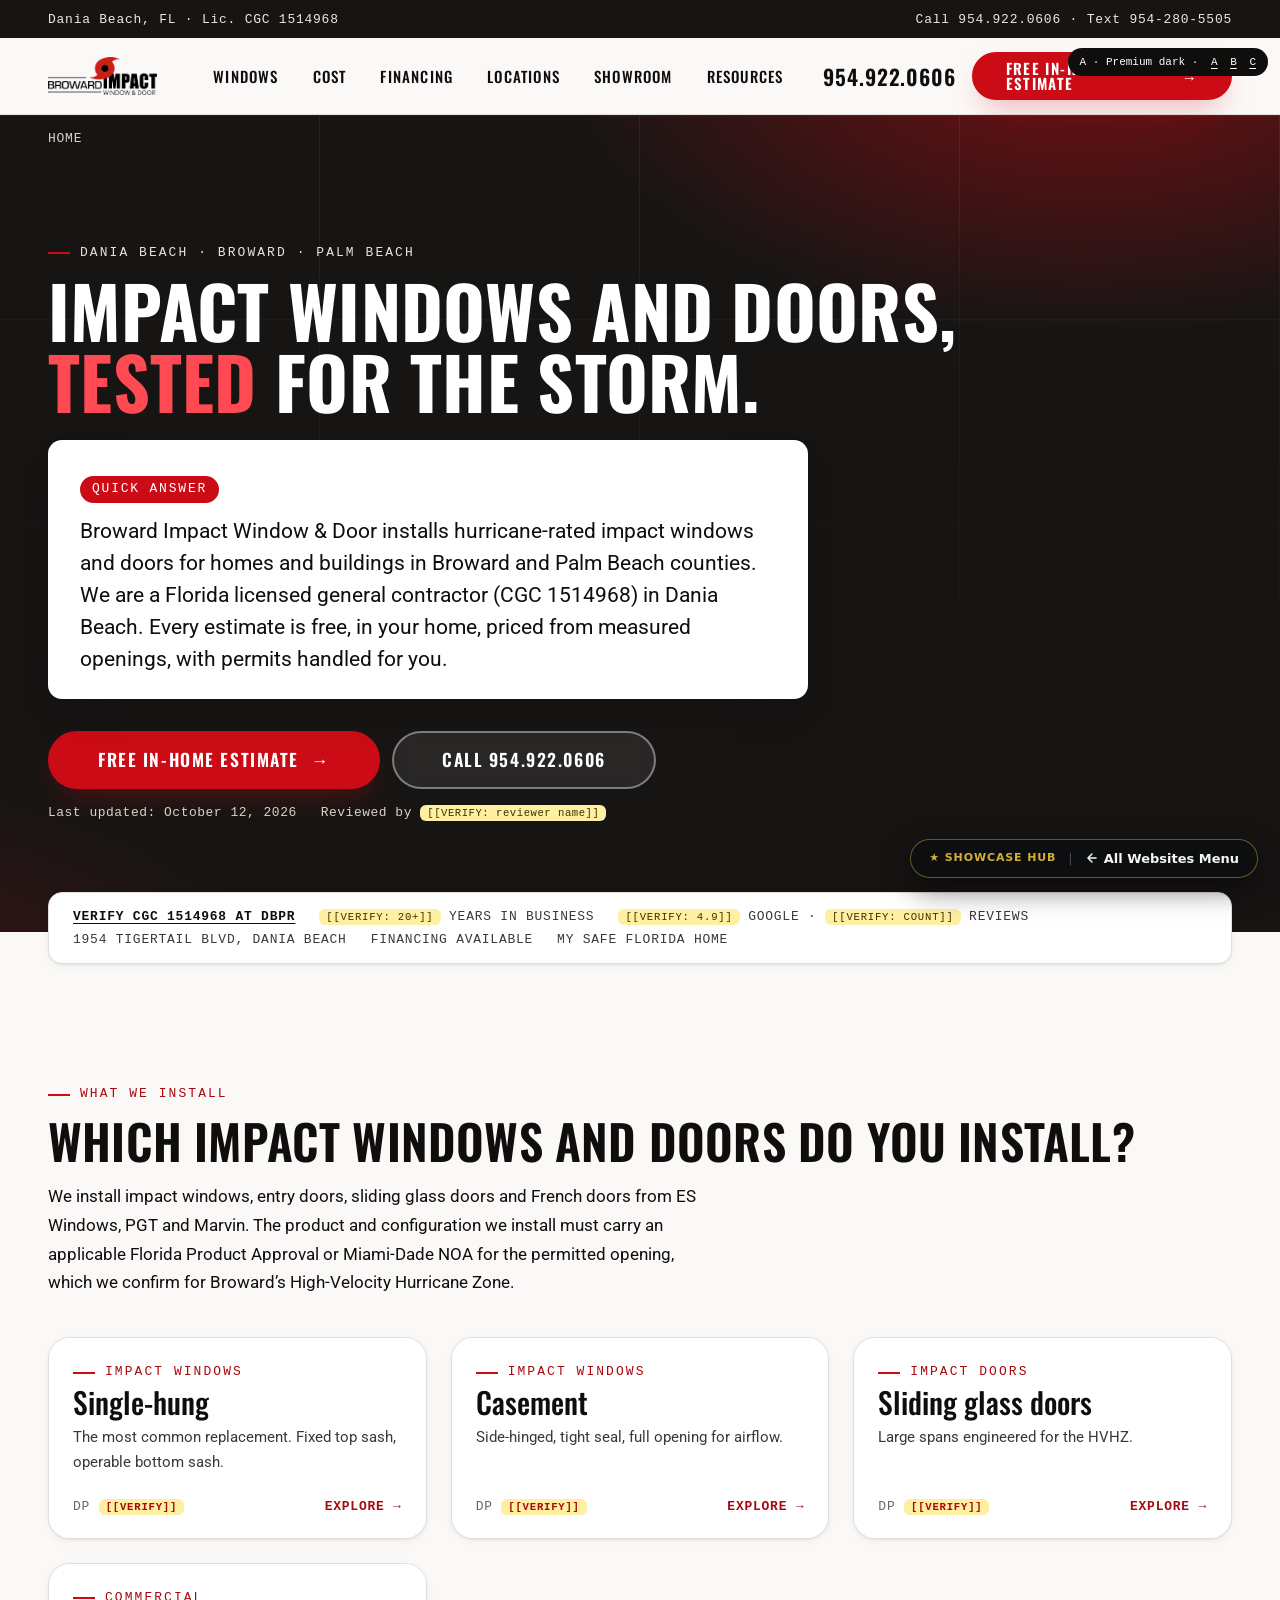
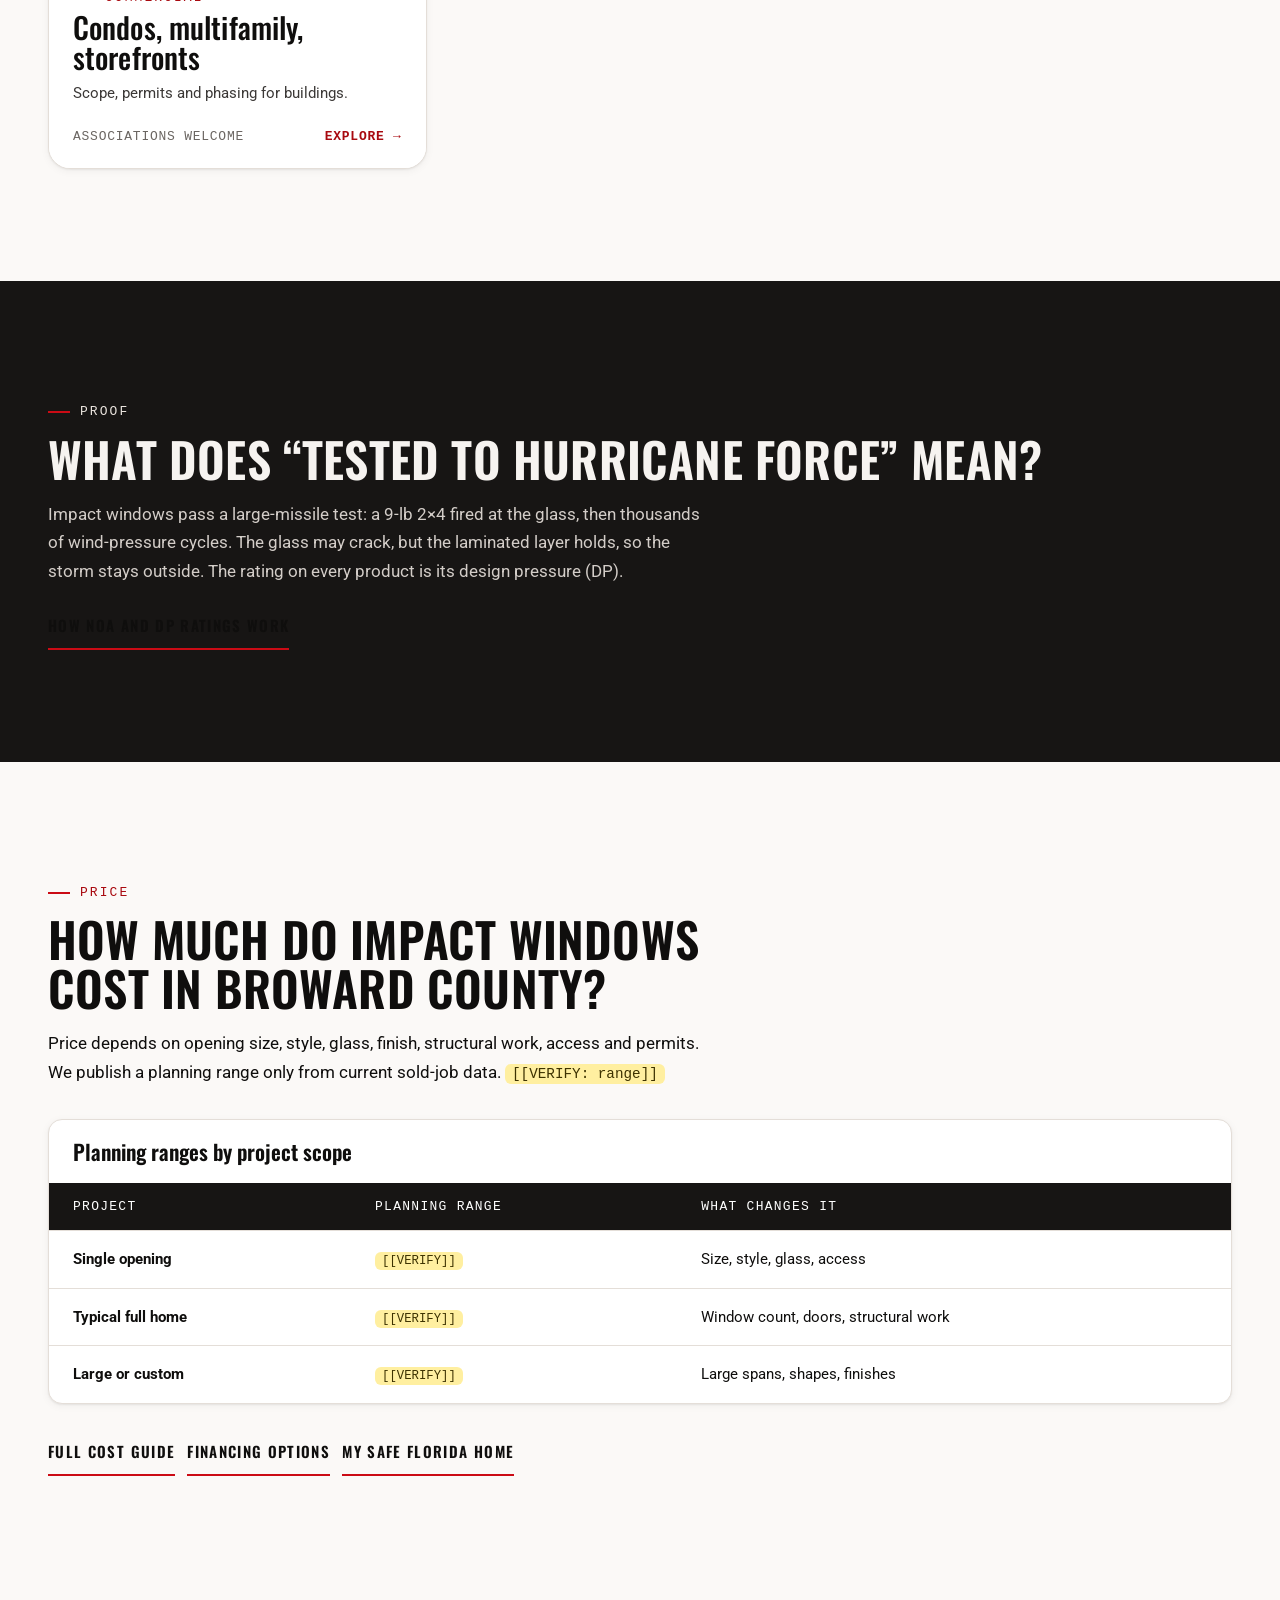
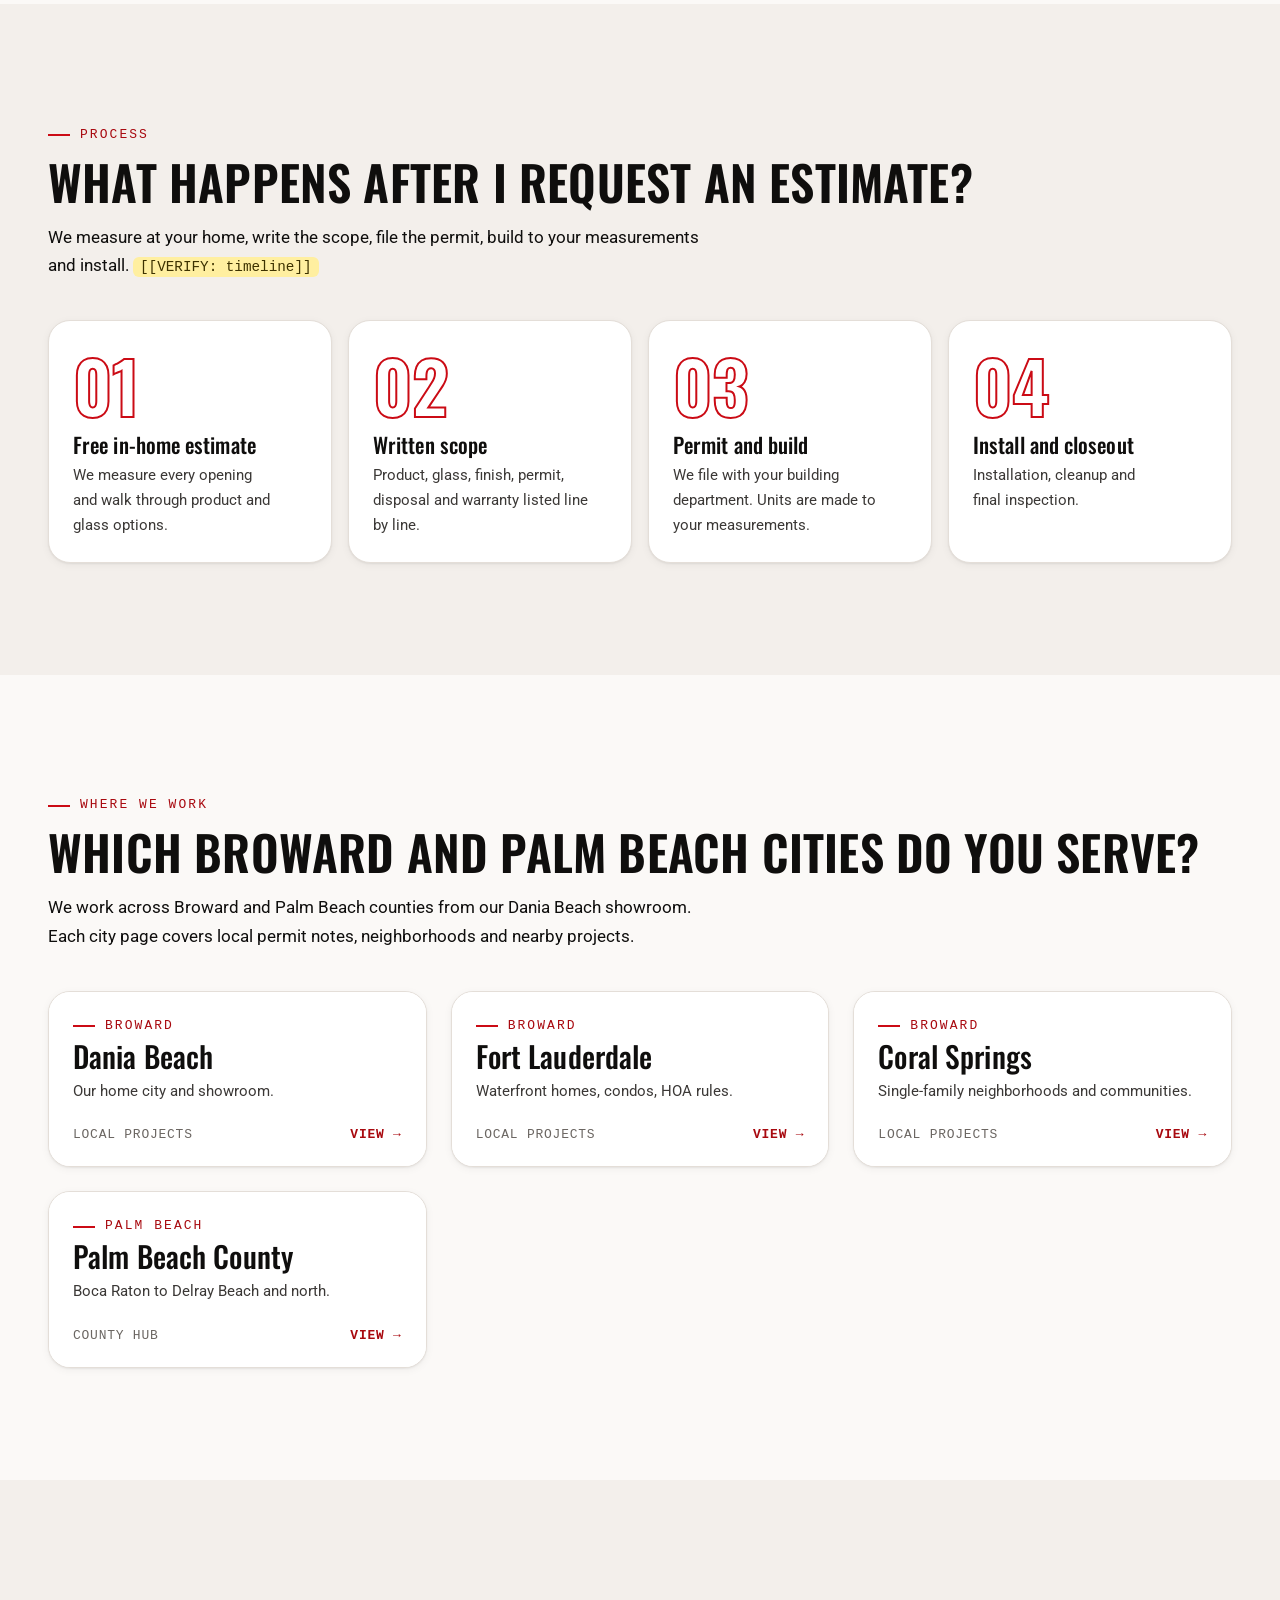
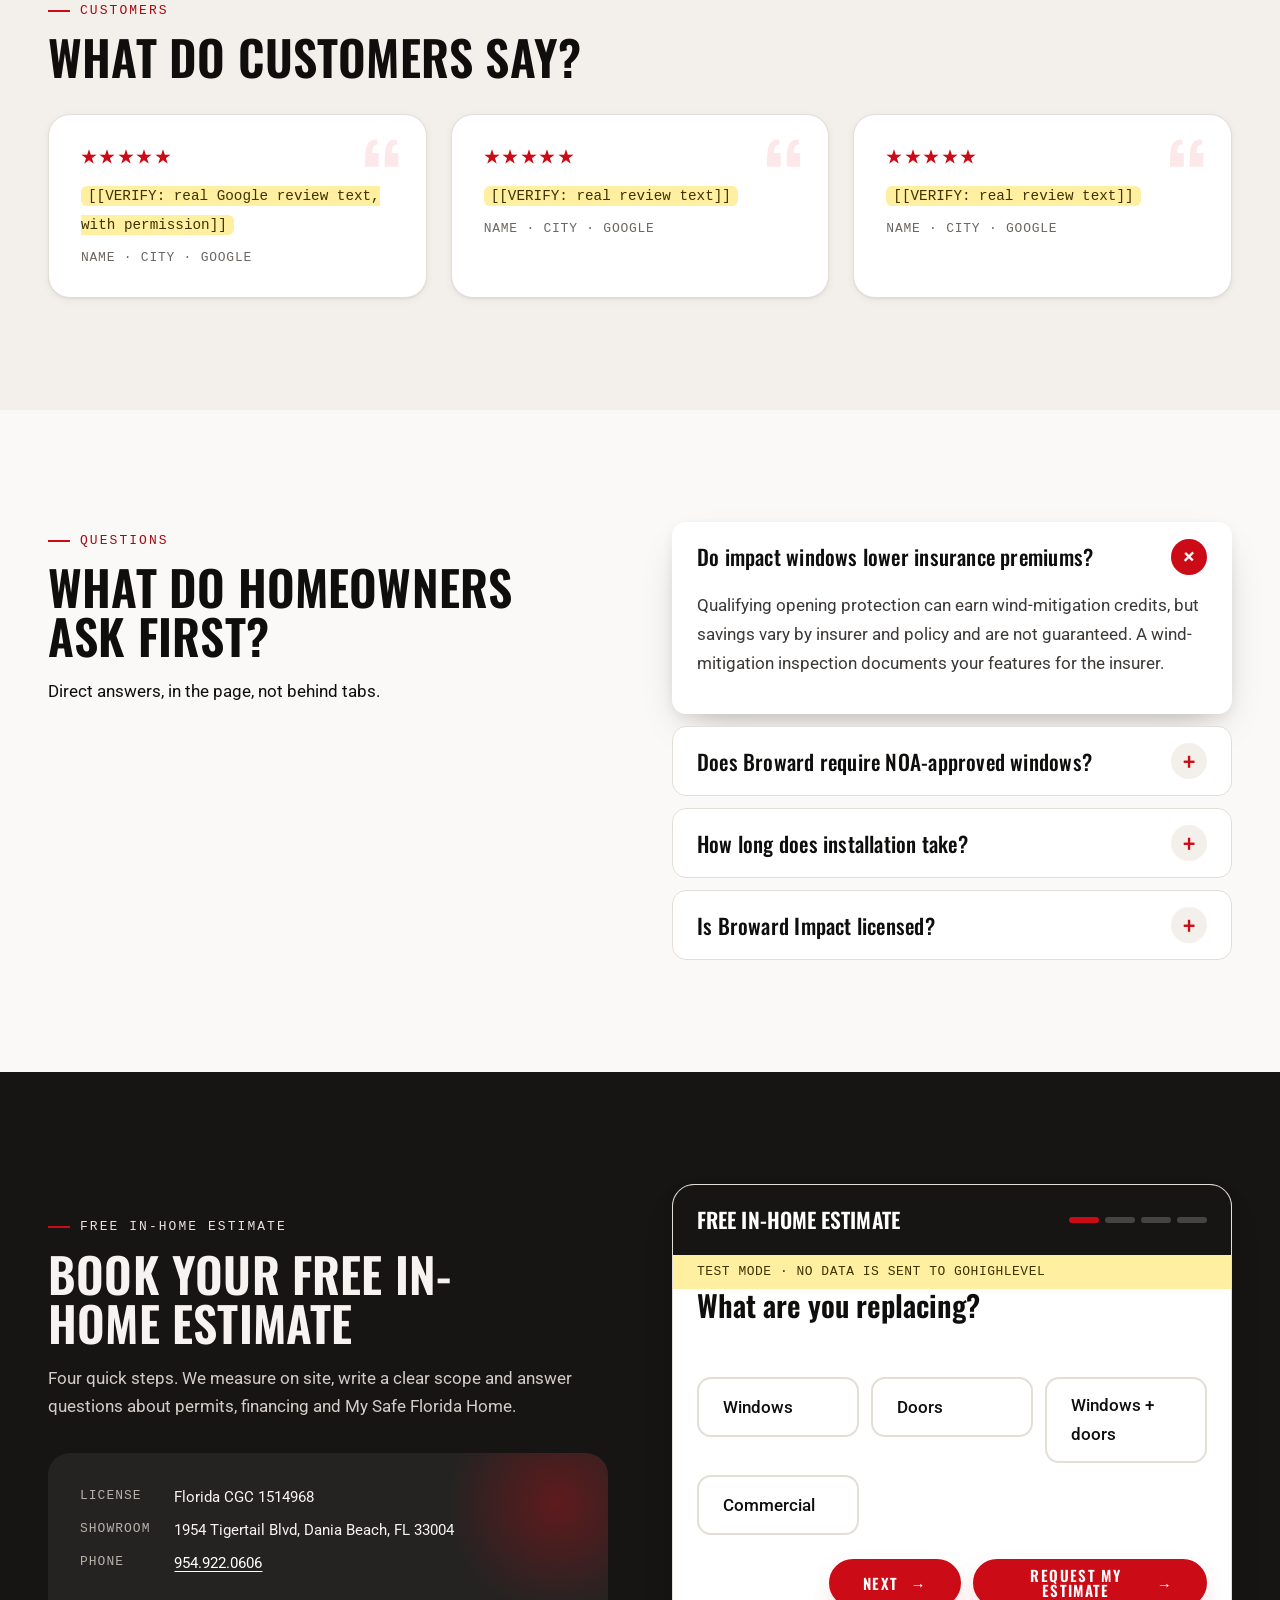
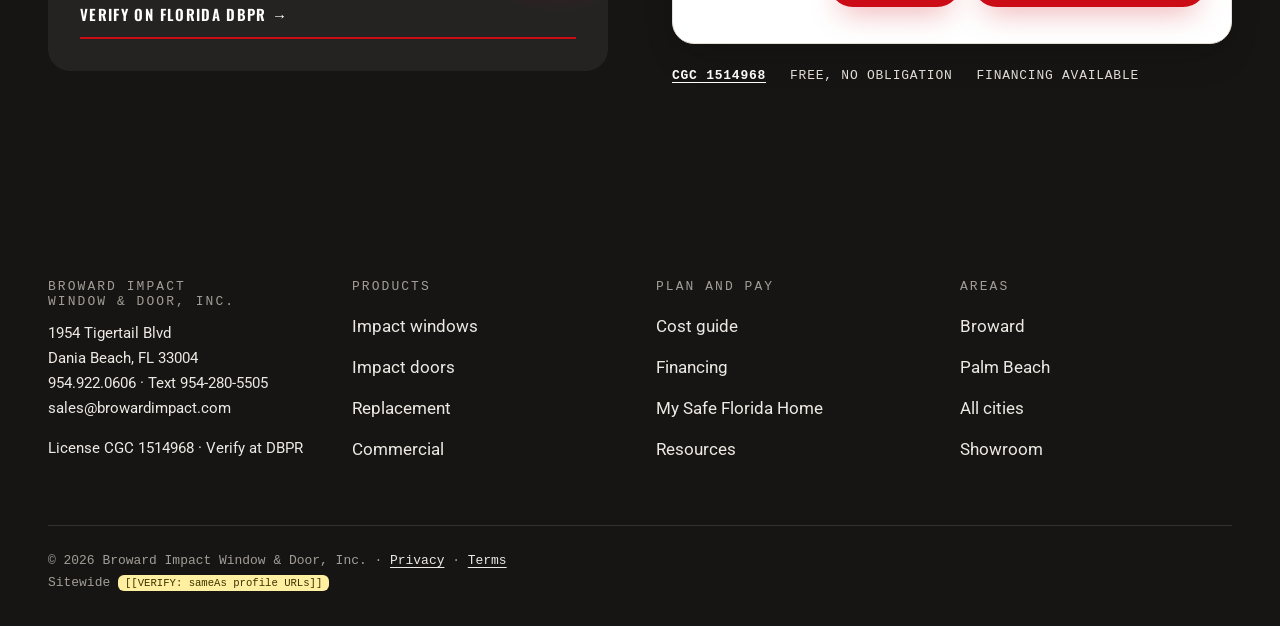
<file: 07-variation-premium-dark/index.html>
<!DOCTYPE html>
<html lang="en">
<head>
<meta name="robots" content="noindex, nofollow, noarchive">
<meta charset="utf-8">
<meta name="viewport" content="width=device-width, initial-scale=1">
<title>Impact Windows & Doors Broward County | Broward Impact</title>
<meta name="description" content="Licensed Dania Beach contractor (CGC 1514968). Free in-home estimates for impact windows and doors in Broward and Palm Beach counties.">
<link rel="canonical" href="https://www.browardimpact.com/">
<link rel="preconnect" href="https://fonts.googleapis.com"><link rel="preconnect" href="https://fonts.gstatic.com" crossorigin>
<link href="https://fonts.googleapis.com/css2?family=Oswald:wght@500;600;700&family=Roboto:wght@400;500;700&display=swap" rel="stylesheet">
<link rel="icon" href="img/logo.webp" type="image/webp">
<link rel="stylesheet" href="css/broward.css">
<script type="application/ld+json">{"@context":"https://schema.org","@graph":[{"@type":["HomeAndConstructionBusiness","LocalBusiness"],"@id":"https://www.browardimpact.com/#business","name":"Broward Impact Window & Door, Inc.","url":"https://www.browardimpact.com/","telephone":"+1-954-922-0606","address":{"@type":"PostalAddress","streetAddress":"1954 Tigertail Blvd","addressLocality":"Dania Beach","addressRegion":"FL","postalCode":"33004","addressCountry":"US"},"areaServed":[{"@type":"AdministrativeArea","name":"Broward County, Florida"},{"@type":"AdministrativeArea","name":"Palm Beach County, Florida"}],"hasCredential":{"@type":"EducationalOccupationalCredential","credentialCategory":"Florida Certified General Contractor","identifier":"CGC 1514968"}},{"@type":"FAQPage","mainEntity":[{"@type":"Question","name":"Do impact windows lower insurance premiums?","acceptedAnswer":{"@type":"Answer","text":"Qualifying opening protection can earn wind-mitigation credits, but savings vary by insurer and policy and are not guaranteed. A wind-mitigation inspection documents your features for the insurer."}},{"@type":"Question","name":"Does Broward require NOA-approved windows?","acceptedAnswer":{"@type":"Answer","text":"Broward County is in the High-Velocity Hurricane Zone, so products need Florida Product Approval or a Miami-Dade NOA. We confirm the approval for each product before the permit is filed."}},{"@type":"Question","name":"Is Broward Impact licensed?","acceptedAnswer":{"@type":"Answer","text":"Yes. We are a Florida certified general contractor, license CGC 1514968. You can verify it on the Florida DBPR license lookup."}}]},{"@type":"WebPage","@id":"https://www.browardimpact.com/#webpage","name":"Impact Windows and Doors in Broward County","dateModified":"2026-10-12","about":{"@id":"https://www.browardimpact.com/#business"}}]}</script>
<style>.hero-visual{position:relative}.hero-visual .plate{position:absolute;left:-24px;bottom:-28px;max-width:calc(100% - 8px)}@media(max-width:959px){.hero-visual .plate{left:8px}}.tint{margin-top:-40px;position:relative;z-index:2}</style>
<style>.dir-badge{position:fixed;right:12px;top:48px;left:auto;bottom:auto;z-index:90;background:var(--ink);color:#fff;font:500 11px var(--font-mono);padding:8px 12px;border-radius:99px}.dir-badge a{color:#fff;margin-left:6px}</style><style>.hero__grid{grid-template-columns:minmax(0,1fr)!important;max-width:980px}.card .card__body{padding-top:28px}</style></head>
<body>
<div class="dir-badge" role="region" aria-label="Design direction switcher (preview only)">A · Premium dark · <a href="../07-variation-premium-dark/index.html">A</a> <a href="../06-variation-editorial-b/index.html">B</a> <a href="../08-variation-storm-conversion/index.html">C</a></div>
<nav aria-label="Skip links"><a class="skip" href="#main">Skip to content</a></nav>
<div class="topbar" role="region" aria-label="Business details"><div class="wrap"><span>Dania Beach, FL · Lic. CGC 1514968</span><span><a href="tel:+19549220606">Call 954.922.0606</a> · <a href="sms:+19542805505">Text 954-280-5505</a></span></div></div>
<header class="hdr">
  <div class="wrap">
    <a class="hdr__logo" href="/" aria-label="Broward Impact Window and Door home"><img src="img/logo.webp" width="112" height="44" alt="Broward Impact Window &amp; Door" style="object-fit:contain"></a>
    <ul class="nav">
      <li><a href="/impact-windows/">Windows</a>
        <div class="mega"><div class="wrap">
          <div><span class="mega__label">Impact windows</span><ul><li><a href="/impact-windows/single-hung/">Single-hung</a></li><li><a href="/impact-windows/casement/">Casement</a></li><li><a href="/impact-windows/horizontal-roller/">Horizontal roller</a></li><li><a href="/impact-windows/picture-fixed/">Picture / fixed</a></li><li><a href="/impact-windows/">All impact windows</a></li></ul></div>
          <div><span class="mega__label">Impact doors</span><ul><li><a href="/impact-doors/entry-doors/">Entry doors</a></li><li><a href="/impact-doors/sliding-glass-doors/">Sliding glass</a></li><li><a href="/impact-doors/french-doors/">French doors</a></li><li><a href="/impact-doors/">All impact doors</a></li></ul></div>
          <div><span class="mega__label">Brands</span><ul><li><a href="/eswindows-impact-windows-manufacturer/">ES Windows</a></li><li><a href="/pgt-impact-windows-manufacturers/">PGT</a></li><li><a href="/marvin-impact-windows-manufacturer/">Marvin</a></li><li><a href="/florida-product-approval-noa-impact-windows/">NOA &amp; approvals</a></li></ul></div>
          <div><span class="mega__label">Other</span><ul><li><a href="/replacement-windows/">Replacement windows</a></li><li><a href="/commercial/">Commercial</a></li></ul></div>
        </div></div></li>
      <li><a href="/impact-windows-cost-broward-county/">Cost</a></li>
      <li><a href="/financing/">Financing</a>
        <div class="mega"><div class="wrap">
          <div><span class="mega__label">Pay for it</span><ul><li><a href="/financing/">Financing options</a></li><li><a href="/pace-financing/">PACE financing</a></li></ul></div>
          <div><span class="mega__label">Programs</span><ul><li><a href="/my-safe-florida-home-program-broward/">My Safe Florida Home</a></li><li><a href="/resources/impact-windows-insurance-discount-florida/">Insurance discounts</a></li></ul></div>
        </div></div></li>
      <li><a href="/location/">Locations</a>
        <div class="mega"><div class="wrap">
          <div><span class="mega__label">Counties</span><ul><li><a href="/broward-county-impact-windows/">Broward</a></li><li><a href="/palm-beach-county-impact-windows/">Palm Beach</a></li><li><a href="/miami-dade-county-impact-windows-code-compliant-protection/">Miami-Dade</a></li></ul></div>
          <div><span class="mega__label">Broward cities</span><ul><li><a href="/location/fort-lauderdale-impact-windows/">Fort Lauderdale</a></li><li><a href="/location/dania-beach-impact-windows/">Dania Beach</a></li><li><a href="/location/coral-springs-impact-windows/">Coral Springs</a></li><li><a href="/location/">All locations</a></li></ul></div>
        </div></div></li>
      <li><a href="/showroom/">Showroom</a></li>
      <li><a href="/resources/">Resources</a></li>
    </ul>
    <div class="hdr__cta"><a class="hdr__phone" href="tel:+19549220606">954.922.0606</a><a class="btn btn--primary" href="#estimate">Free In-Home Estimate <span class="arr" aria-hidden="true">→</span></a><button class="menu-btn" type="button" aria-expanded="false" aria-controls="mnav">MENU</button></div>
  </div>
  <nav class="mnav" id="mnav" aria-label="Mobile"><a href="/impact-windows/">Windows</a><a href="/impact-doors/">Doors</a><a href="/impact-windows-cost-broward-county/">Cost</a><a href="/financing/">Financing</a><a href="/location/">Locations</a><a href="/showroom/">Showroom</a><a href="/resources/">Resources</a></nav>
</header>
<main id="main">
<section class="hero">
 <div class="wrap">
  <nav class="crumbs" aria-label="Breadcrumb"><ol><li aria-current="page">Home</li></ol></nav>
  <div class="hero__grid">
   <div>
    <span class="eyebrow">Dania Beach · Broward · Palm Beach</span>
    <h1>Impact windows and doors, <em>tested</em> for the storm.</h1>
    <div class="qa"><p>Broward Impact Window &amp; Door installs hurricane-rated impact windows and doors for homes and buildings in Broward and Palm Beach counties. We are a Florida licensed general contractor (CGC 1514968) in Dania Beach. Every estimate is free, in your home, priced from measured openings, with permits handled for you.</p></div>
    <div class="hero__ctas"><a class="btn btn--primary btn--lg" href="#estimate">Free In-Home Estimate <span class="arr" aria-hidden="true">→</span></a><a class="btn btn--lg" href="tel:+19549220606">Call 954.922.0606</a></div>
    <div class="meta"><span>Last updated: October 12, 2026</span><span>Reviewed by <span class="verify">[[VERIFY: reviewer name]]</span></span></div>
   </div>
   
  </div>
 </div>
</section>

<section class="wrap tint" aria-label="Credentials"><div class="trust trust--bar"><a href="https://www.myfloridalicense.com/wl11.asp?SID=&mode=0&p_LicNum=CGC1514968&page=1" rel="external noopener">Verify CGC 1514968 at DBPR</a><span><b><span class="verify">[[VERIFY: 20+]]</span></b> years in business</span><span><b><span class="verify">[[VERIFY: 4.9]]</span></b> Google · <span class="verify">[[VERIFY: count]]</span> reviews</span><span>1954 Tigertail Blvd, Dania Beach</span><span>Financing available</span><span>My Safe Florida Home</span></div></section>

<section class="section"><div class="wrap">
 <span class="eyebrow eyebrow--red">What we install</span>
 <h2>Which impact windows and doors do you install?</h2>
 <p>We install impact windows, entry doors, sliding glass doors and French doors from ES Windows, PGT and Marvin. The product and configuration we install must carry an applicable Florida Product Approval or Miami-Dade NOA for the permitted opening, which we confirm for Broward’s High-Velocity Hurricane Zone.</p>
 <div class="cards" style="margin-top:40px">
  <a class="card" href="/impact-windows/single-hung/"><div class="card__body"><span class="eyebrow eyebrow--red" style="margin:0">Impact windows</span><h3>Single-hung</h3><p>The most common replacement. Fixed top sash, operable bottom sash.</p><div class="card__meta"><span>DP <span class="verify">[[VERIFY]]</span></span><span>Explore →</span></div></div></a>
  <a class="card" href="/impact-windows/casement/"><div class="card__body"><span class="eyebrow eyebrow--red" style="margin:0">Impact windows</span><h3>Casement</h3><p>Side-hinged, tight seal, full opening for airflow.</p><div class="card__meta"><span>DP <span class="verify">[[VERIFY]]</span></span><span>Explore →</span></div></div></a>
  <a class="card" href="/impact-doors/sliding-glass-doors/"><div class="card__body"><span class="eyebrow eyebrow--red" style="margin:0">Impact doors</span><h3>Sliding glass doors</h3><p>Large spans engineered for the HVHZ.</p><div class="card__meta"><span>DP <span class="verify">[[VERIFY]]</span></span><span>Explore →</span></div></div></a>
  <a class="card" href="/commercial/"><div class="card__body"><span class="eyebrow eyebrow--red" style="margin:0">Commercial</span><h3>Condos, multifamily, storefronts</h3><p>Scope, permits and phasing for buildings.</p><div class="card__meta"><span>Associations welcome</span><span>Explore →</span></div></div></a>
 </div>
</div></section>

<section class="section section--dark"><div class="wrap">
 <div>
  <span class="eyebrow">Proof</span>
  <h2>What does “tested to hurricane force” mean?</h2>
  <p>Impact windows pass a large-missile test: a 9-lb 2×4 fired at the glass, then thousands of wind-pressure cycles. The glass may crack, but the laminated layer holds, so the storm stays outside. The rating on every product is its design pressure (DP).</p>
  <a class="link-arrow" href="/florida-product-approval-noa-impact-windows/">How NOA and DP ratings work</a>
 </div>
 </div></section>

<section class="section"><div class="wrap">
 <span class="eyebrow eyebrow--red">Price</span>
 <h2>How much do impact windows cost in Broward County?</h2>
 <p>Price depends on opening size, style, glass, finish, structural work, access and permits. We publish a planning range only from current sold-job data. <span class="verify">[[VERIFY: range]]</span></p>
 <div class="tbl-wrap" style="margin-top:32px"><table><caption>Planning ranges by project scope</caption><thead><tr><th scope="col">Project</th><th scope="col">Planning range</th><th scope="col">What changes it</th></tr></thead><tbody><tr><th scope="row">Single opening</th><td><span class="verify">[[VERIFY]]</span></td><td>Size, style, glass, access</td></tr><tr><th scope="row">Typical full home</th><td><span class="verify">[[VERIFY]]</span></td><td>Window count, doors, structural work</td></tr><tr><th scope="row">Large or custom</th><td><span class="verify">[[VERIFY]]</span></td><td>Large spans, shapes, finishes</td></tr></tbody></table></div>
 <p style="margin-top:24px"><a class="link-arrow" href="/impact-windows-cost-broward-county/">Full cost guide</a> &nbsp; <a class="link-arrow" href="/financing/">Financing options</a> &nbsp; <a class="link-arrow" href="/my-safe-florida-home-program-broward/">My Safe Florida Home</a></p>
</div></section>

<section class="section section--alt"><div class="wrap">
 <span class="eyebrow eyebrow--red">Process</span>
 <h2>What happens after I request an estimate?</h2>
 <p>We measure at your home, write the scope, file the permit, build to your measurements and install. <span class="verify">[[VERIFY: timeline]]</span></p>
 <ol class="steps steps--h" style="margin-top:40px"><li><h3>Free in-home estimate</h3><p>We measure every opening and walk through product and glass options.</p></li><li><h3>Written scope</h3><p>Product, glass, finish, permit, disposal and warranty listed line by line.</p></li><li><h3>Permit and build</h3><p>We file with your building department. Units are made to your measurements.</p></li><li><h3>Install and closeout</h3><p>Installation, cleanup and final inspection.</p></li></ol>
</div></section>

<section class="section"><div class="wrap">
 <span class="eyebrow eyebrow--red">Where we work</span>
 <h2>Which Broward and Palm Beach cities do you serve?</h2>
 <p>We work across Broward and Palm Beach counties from our Dania Beach showroom. Each city page covers local permit notes, neighborhoods and nearby projects.</p>
 <div class="cards" style="margin-top:40px">
  <a class="card card--city" href="/location/dania-beach-impact-windows/"><div class="card__body"><span class="eyebrow eyebrow--red" style="margin:0">Broward</span><h3>Dania Beach</h3><p>Our home city and showroom.</p><div class="card__meta"><span>Local projects</span><span>View →</span></div></div></a>
  <a class="card card--city" href="/location/fort-lauderdale-impact-windows/"><div class="card__body"><span class="eyebrow eyebrow--red" style="margin:0">Broward</span><h3>Fort Lauderdale</h3><p>Waterfront homes, condos, HOA rules.</p><div class="card__meta"><span>Local projects</span><span>View →</span></div></div></a>
  <a class="card card--city" href="/location/coral-springs-impact-windows/"><div class="card__body"><span class="eyebrow eyebrow--red" style="margin:0">Broward</span><h3>Coral Springs</h3><p>Single-family neighborhoods and communities.</p><div class="card__meta"><span>Local projects</span><span>View →</span></div></div></a>
  <a class="card card--city" href="/palm-beach-county-impact-windows/"><div class="card__body"><span class="eyebrow eyebrow--red" style="margin:0">Palm Beach</span><h3>Palm Beach County</h3><p>Boca Raton to Delray Beach and north.</p><div class="card__meta"><span>County hub</span><span>View →</span></div></div></a>
 </div>
</div></section>

<section class="section section--alt"><div class="wrap">
 <span class="eyebrow eyebrow--red">Customers</span>
 <h2>What do customers say?</h2>
 <div class="cards" style="margin-top:32px">
  <figure class="review" style="margin:0"><div class="stars" aria-label="5 of 5 stars">★★★★★</div><blockquote><span class="verify">[[VERIFY: real Google review text, with permission]]</span></blockquote><footer>Name · City · Google</footer></figure>
  <figure class="review" style="margin:0"><div class="stars" aria-label="5 of 5 stars">★★★★★</div><blockquote><span class="verify">[[VERIFY: real review text]]</span></blockquote><footer>Name · City · Google</footer></figure>
  <figure class="review" style="margin:0"><div class="stars" aria-label="5 of 5 stars">★★★★★</div><blockquote><span class="verify">[[VERIFY: real review text]]</span></blockquote><footer>Name · City · Google</footer></figure>
 </div>
 
</div></section>

<section class="section"><div class="wrap grid grid--2" style="gap:64px;align-items:start">
 <div><span class="eyebrow eyebrow--red">Questions</span><h2>What do homeowners ask first?</h2><p>Direct answers, in the page, not behind tabs.</p></div>
 <div class="faq"><details open><summary>Do impact windows lower insurance premiums?</summary><div class="a"><p>Qualifying opening protection can earn wind-mitigation credits, but savings vary by insurer and policy and are not guaranteed. A wind-mitigation inspection documents your features for the insurer.</p></div></details><details><summary>Does Broward require NOA-approved windows?</summary><div class="a"><p>Broward County is in the High-Velocity Hurricane Zone, so products need Florida Product Approval or a Miami-Dade NOA. We confirm the approval for each product before the permit is filed.</p></div></details><details><summary>How long does installation take?</summary><div class="a"><p>After the permit and manufacturing lead time, most installs take days, not weeks. We confirm a firm timeline at the estimate. <span class="verify">[[VERIFY: typical lead time and install days]]</span></p></div></details><details><summary>Is Broward Impact licensed?</summary><div class="a"><p>Yes. We are a Florida certified general contractor, license CGC 1514968. You can verify it on the Florida DBPR license lookup.</p></div></details></div>
</div></section>

<section class="section section--dark" id="estimate"><div class="wrap grid grid--2" style="gap:64px;align-items:center">
 <div><span class="eyebrow">Free in-home estimate</span><h2>Book your free in-home estimate</h2><p>Four quick steps. We measure on site, write a clear scope and answer questions about permits, financing and My Safe Florida Home.</p><div class="license" style="margin-top:32px;background:rgba(255,255,255,.06)"><dl><dt>License</dt><dd>Florida CGC 1514968</dd><dt>Showroom</dt><dd>1954 Tigertail Blvd, Dania Beach, FL 33004</dd><dt>Phone</dt><dd><a href="tel:+19549220606" style="color:#fff">954.922.0606</a></dd></dl><a class="link-arrow" href="https://www.myfloridalicense.com/wl11.asp?SID=&mode=0&p_LicNum=CGC1514968&page=1" rel="external noopener">Verify on Florida DBPR →</a></div></div>
 <div style="max-width:620px" id="estimate-form">
 <form class="form" data-bw-form data-test-mode data-ghl-id="BDZjXtPjhM9Cy8avLone" action="#" method="post" novalidate>
  <div class="form__head"><h3>Free in-home estimate</h3><ol class="form__prog" aria-hidden="true"><li class="on"></li><li></li><li></li><li></li></ol></div>
  <div class="form__test">Test mode · no data is sent to GoHighLevel</div>
  <fieldset data-step data-auto class="is-on"><legend>What are you replacing?</legend><div class="opts"><label class="opt"><input type="radio" name="project_type" value="windows" required><span>Windows</span></label><label class="opt"><input type="radio" name="project_type" value="doors"><span>Doors</span></label><label class="opt"><input type="radio" name="project_type" value="both"><span>Windows + doors</span></label><label class="opt"><input type="radio" name="project_type" value="commercial"><span>Commercial</span></label></div></fieldset>
  <fieldset data-step data-auto><legend>About the property</legend><div class="opts"><label class="opt"><input type="radio" name="property_type" value="single-family" required><span>Single-family home</span></label><label class="opt"><input type="radio" name="property_type" value="condo"><span>Condo / townhome</span></label><label class="opt"><input type="radio" name="property_type" value="multifamily"><span>Multifamily / building</span></label></div></fieldset>
  <fieldset data-step><legend>Where is it?</legend><div class="field"><label for="f-city">City</label><input class="input" id="f-city" name="city" autocomplete="address-level2" required></div><div class="field"><label for="f-zip">ZIP</label><input class="input" id="f-zip" name="zip" inputmode="numeric" pattern="[0-9]{5}" autocomplete="postal-code" required></div></fieldset>
  <fieldset data-step><legend>Where do we send your estimate?</legend>
   <div class="field"><label for="f-name">Name</label><input class="input" id="f-name" name="name" autocomplete="name" required></div>
   <div class="field"><label for="f-phone">Mobile phone</label><input class="input" id="f-phone" name="phone" type="tel" autocomplete="tel" required></div>
   <div class="field"><label for="f-email">Email</label><input class="input" id="f-email" name="email" type="email" autocomplete="email" required></div>
   <div class="field"><label for="f-hear">How did you hear about us?</label><select class="input" id="f-hear" name="hear_about_us"><option value="">Select</option><option>Google search</option><option>Google Ads</option><option>Facebook / Instagram</option><option>AI assistant (ChatGPT, Google AI, etc.)</option><option>Friend or neighbor</option><option>Showroom visit</option><option>Other</option></select></div>
   <label class="consent"><input type="checkbox" name="sms_consent" required><span>I agree to receive calls and texts, including automated, from Broward Impact Window &amp; Door at the number above. Consent is not a condition of purchase. Msg &amp; data rates may apply; reply STOP to opt out. <a href="/privacy-policy/">Privacy</a> · <a href="/terms-conditions/">Terms</a> <span class="verify">[[VERIFY: legal wording]]</span></span></label>
  </fieldset>
  <input class="hp" type="text" name="company_website" tabindex="-1" autocomplete="off" aria-hidden="true">
  <input type="hidden" name="utm_source"><input type="hidden" name="utm_medium"><input type="hidden" name="utm_campaign"><input type="hidden" name="utm_term"><input type="hidden" name="utm_content"><input type="hidden" name="gclid"><input type="hidden" name="wbraid"><input type="hidden" name="gbraid"><input type="hidden" name="fbclid"><input type="hidden" name="fbp"><input type="hidden" name="fbc"><input type="hidden" name="landing_page"><input type="hidden" name="referrer">
  <div class="form__nav"><button class="btn" type="button" data-back hidden>← Back</button><button class="btn btn--primary" type="button" data-next style="margin-left:auto">Next <span class="arr" aria-hidden="true">→</span></button><button class="btn btn--primary" type="submit" data-submit style="margin-left:auto" hidden>Request my estimate <span class="arr" aria-hidden="true">→</span></button></div>
  <div class="form__done" hidden aria-live="polite"><h3>Test submit captured</h3><p>Nothing was sent. Payload including attribution fields:</p><pre class="sg-code" style="white-space:pre-wrap;overflow:auto;max-height:240px;margin:0"></pre></div>
 </form>
 <div class="trust" style="margin-top:12px"><a href="https://www.myfloridalicense.com/wl11.asp?SID=&mode=0&p_LicNum=CGC1514968&page=1" rel="external noopener">CGC 1514968</a><span>Free, no obligation</span><span>Financing available</span></div>
 </div>
</div></section>
</main>
<footer class="ftr"><div class="wrap">
 <div class="ftr__grid">
  <div><h4>Broward Impact Window &amp; Door, Inc.</h4><p style="font-size:var(--t-sm)">1954 Tigertail Blvd<br>Dania Beach, FL 33004<br><a href="tel:+19549220606">954.922.0606</a> · <a href="sms:+19542805505">Text 954-280-5505</a><br><a href="mailto:sales@browardimpact.com">sales@browardimpact.com</a></p><p style="font-size:var(--t-sm)"><a href="https://www.myfloridalicense.com/wl11.asp?SID=&mode=0&p_LicNum=CGC1514968&page=1" rel="external noopener">License CGC 1514968 · Verify at DBPR</a></p></div>
  <div><h4>Products</h4><ul><li><a href="/impact-windows/">Impact windows</a></li><li><a href="/impact-doors/">Impact doors</a></li><li><a href="/replacement-windows/">Replacement</a></li><li><a href="/commercial/">Commercial</a></li></ul></div>
  <div><h4>Plan and pay</h4><ul><li><a href="/impact-windows-cost-broward-county/">Cost guide</a></li><li><a href="/financing/">Financing</a></li><li><a href="/my-safe-florida-home-program-broward/">My Safe Florida Home</a></li><li><a href="/resources/">Resources</a></li></ul></div>
  <div><h4>Areas</h4><ul><li><a href="/broward-county-impact-windows/">Broward</a></li><li><a href="/palm-beach-county-impact-windows/">Palm Beach</a></li><li><a href="/location/">All cities</a></li><li><a href="/showroom/">Showroom</a></li></ul></div>
 </div>
 <div class="ftr__legal">© 2026 Broward Impact Window &amp; Door, Inc. · <a href="/privacy-policy/">Privacy</a> · <a href="/terms-conditions/">Terms</a><br>Sitewide <span class="verify">[[VERIFY: sameAs profile URLs]]</span></div>
</div></footer>

<nav class="sticky" aria-label="Quick contact"><a href="tel:+19549220606">Call</a><a href="sms:+19542805505">Text</a><a href="#estimate">Free Estimate</a></nav>


<script src="js/broward.js" defer></script>

<!-- Showcase Hub Quick Navigation -->
<div id="showcase-hub-nav" style="position:fixed;bottom:22px;right:22px;z-index:999999;font-family:system-ui,-apple-system,BlinkMacSystemFont,'Segoe UI',Roboto,sans-serif;">
  <div style="background:rgba(14,15,17,0.92);backdrop-filter:blur(12px);-webkit-backdrop-filter:blur(12px);border:1px solid rgba(212,175,55,0.45);border-radius:99px;padding:8px 18px;box-shadow:0 10px 30px rgba(0,0,0,0.6);display:flex;align-items:center;gap:12px;font-size:13px;color:#f4f7f5;">
    <span style="color:#d4af37;font-weight:700;font-size:11px;letter-spacing:0.08em;text-transform:uppercase;">★ Showcase Hub</span>
    <span style="color:rgba(255,255,255,0.25);">|</span>
    <a href="../index.html" style="color:#f4f7f5;text-decoration:none;font-weight:600;display:flex;align-items:center;gap:5px;transition:color 0.2s;" onmouseover="this.style.color='#d4af37'" onmouseout="this.style.color='#f4f7f5'">
      <svg width="14" height="14" viewBox="0 0 24 24" fill="none" stroke="currentColor" stroke-width="2.5" stroke-linecap="round" stroke-linejoin="round"><path d="M19 12H5M12 19l-7-7 7-7"/></svg>
      All Websites Menu
    </a>
  </div>
</div>

</body></html>
</file>
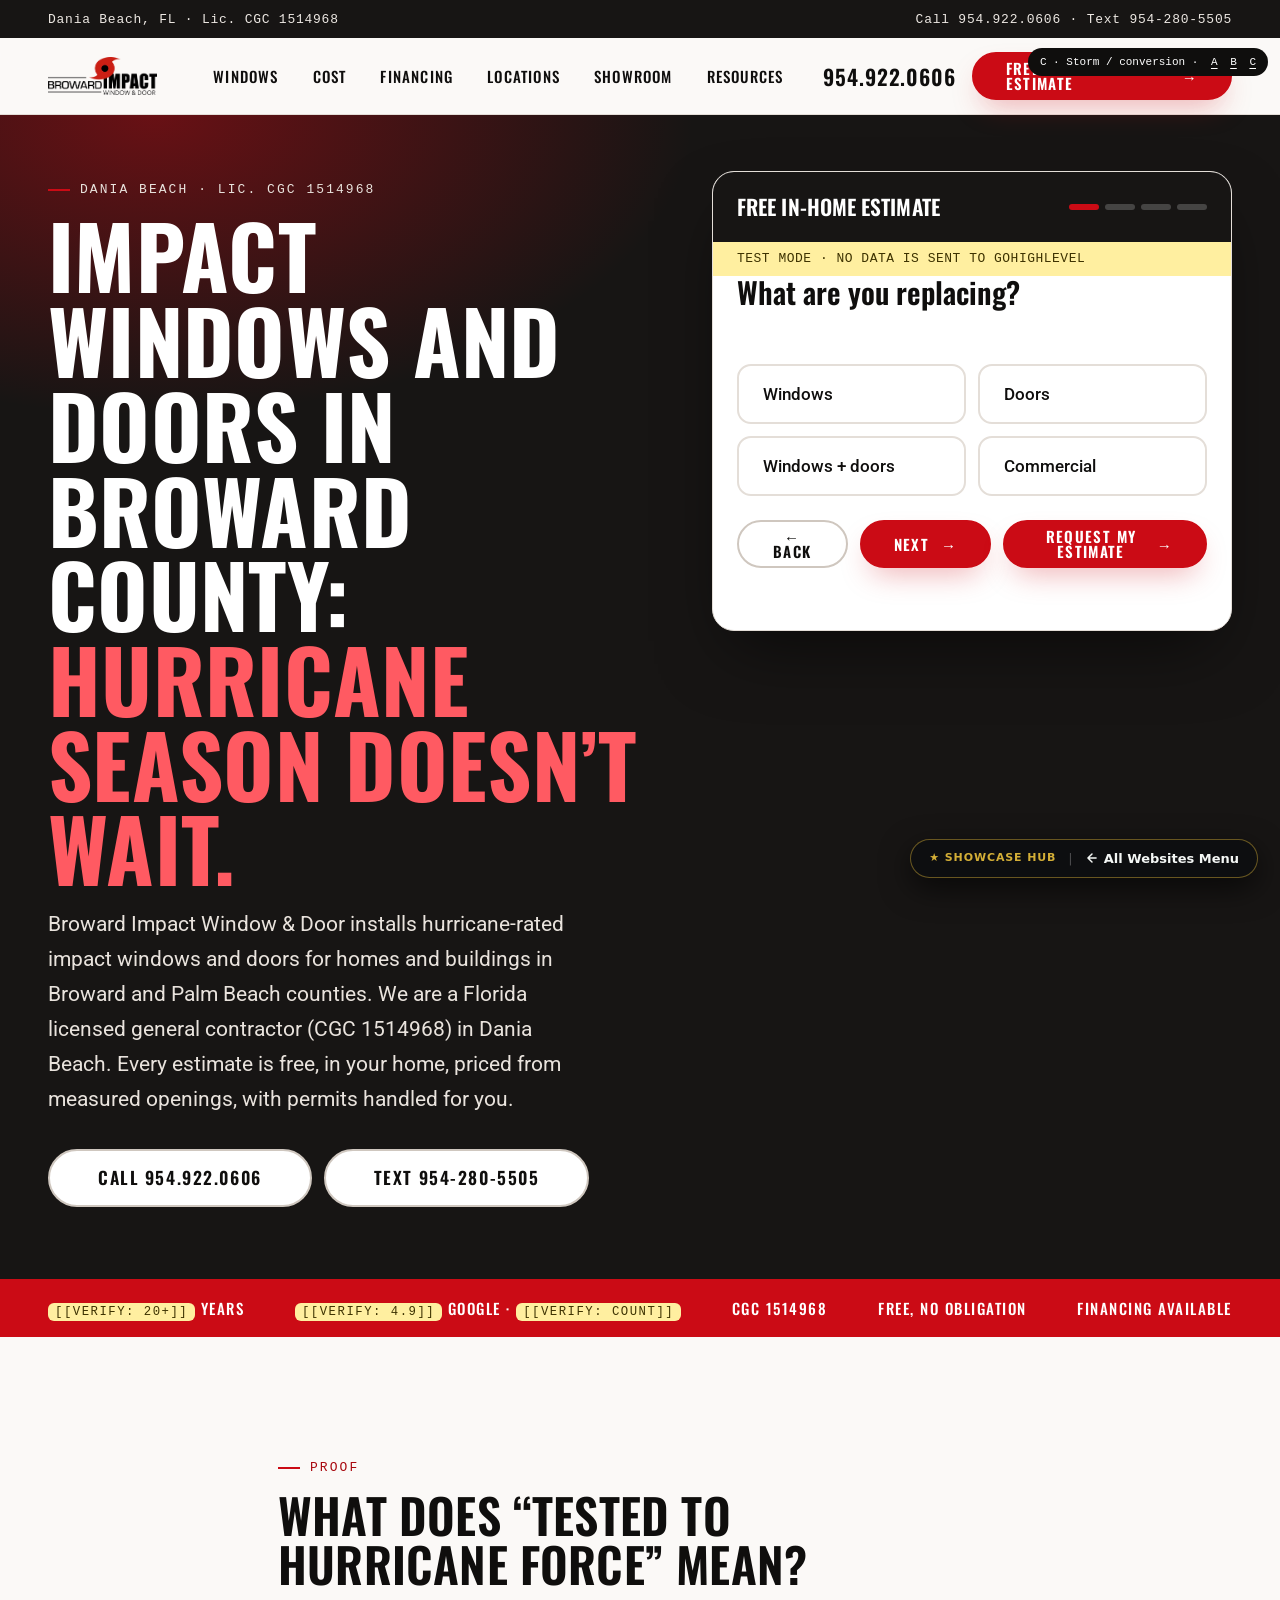
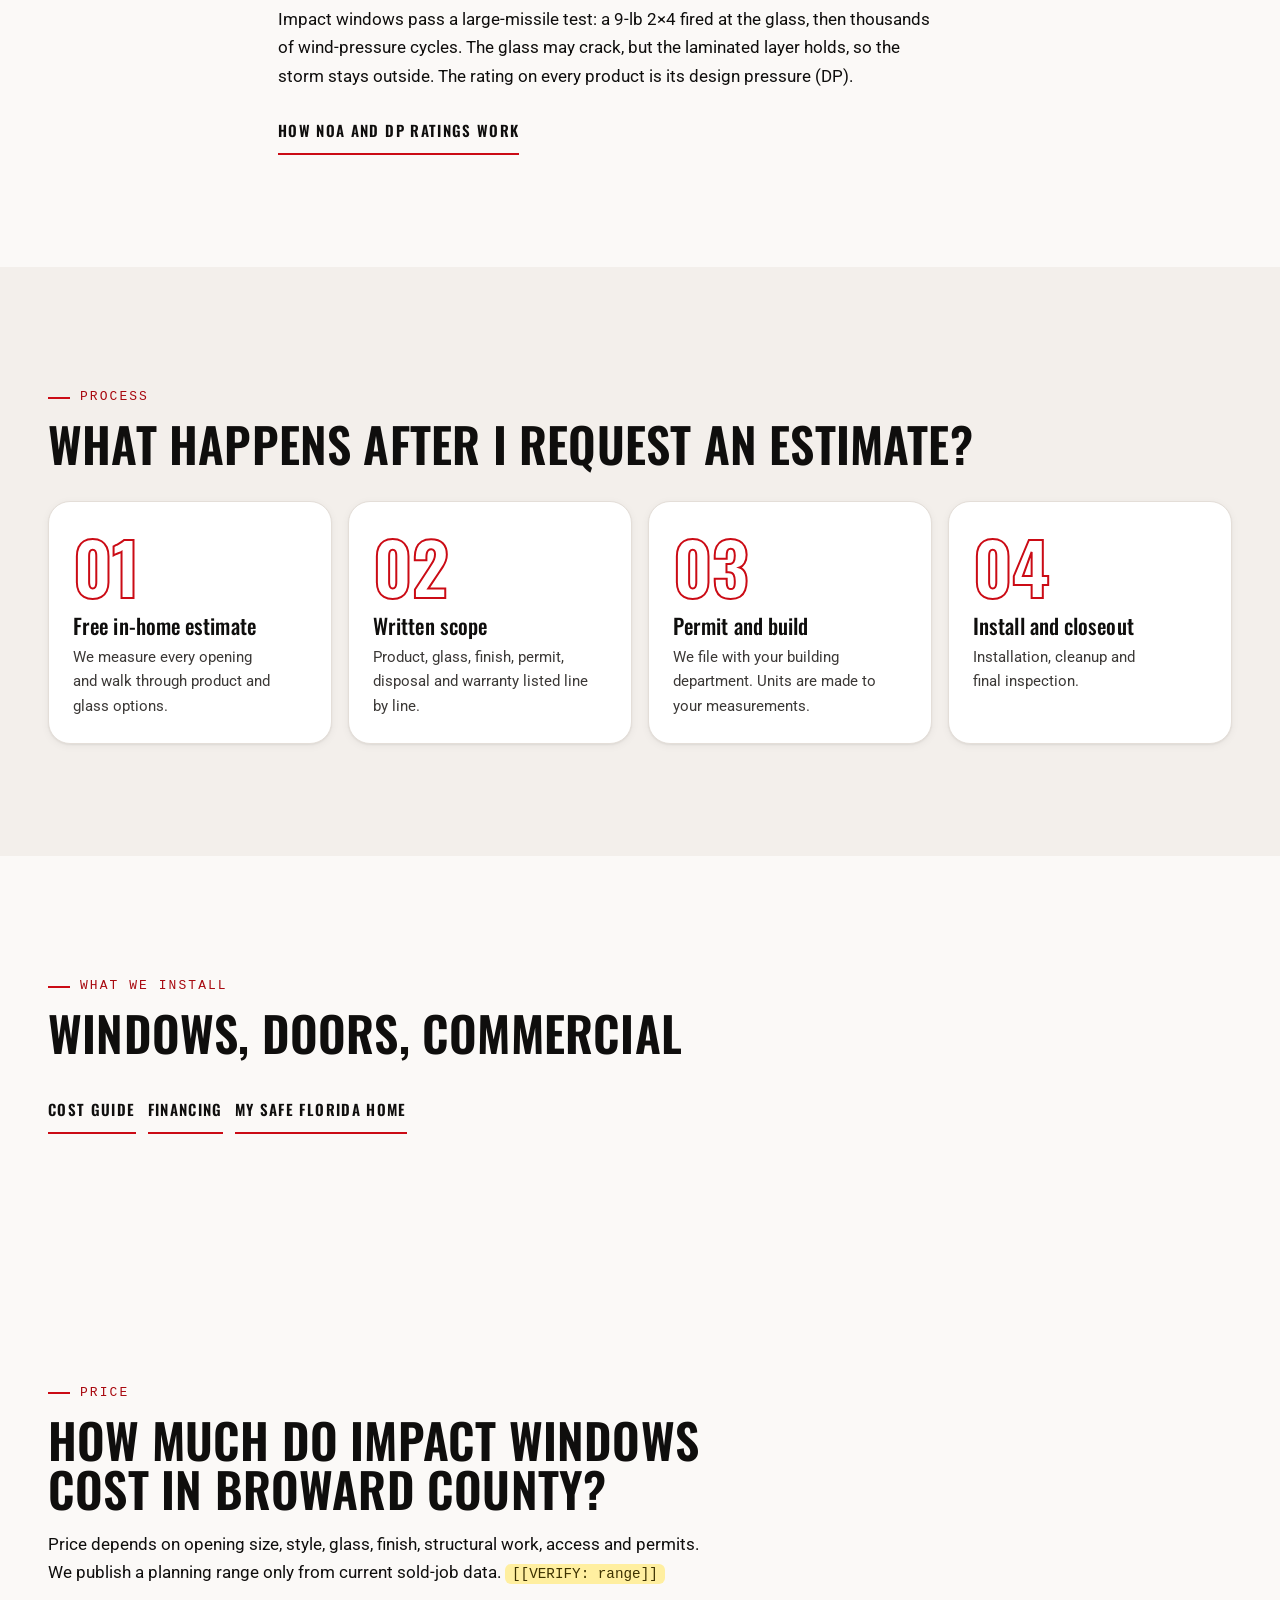
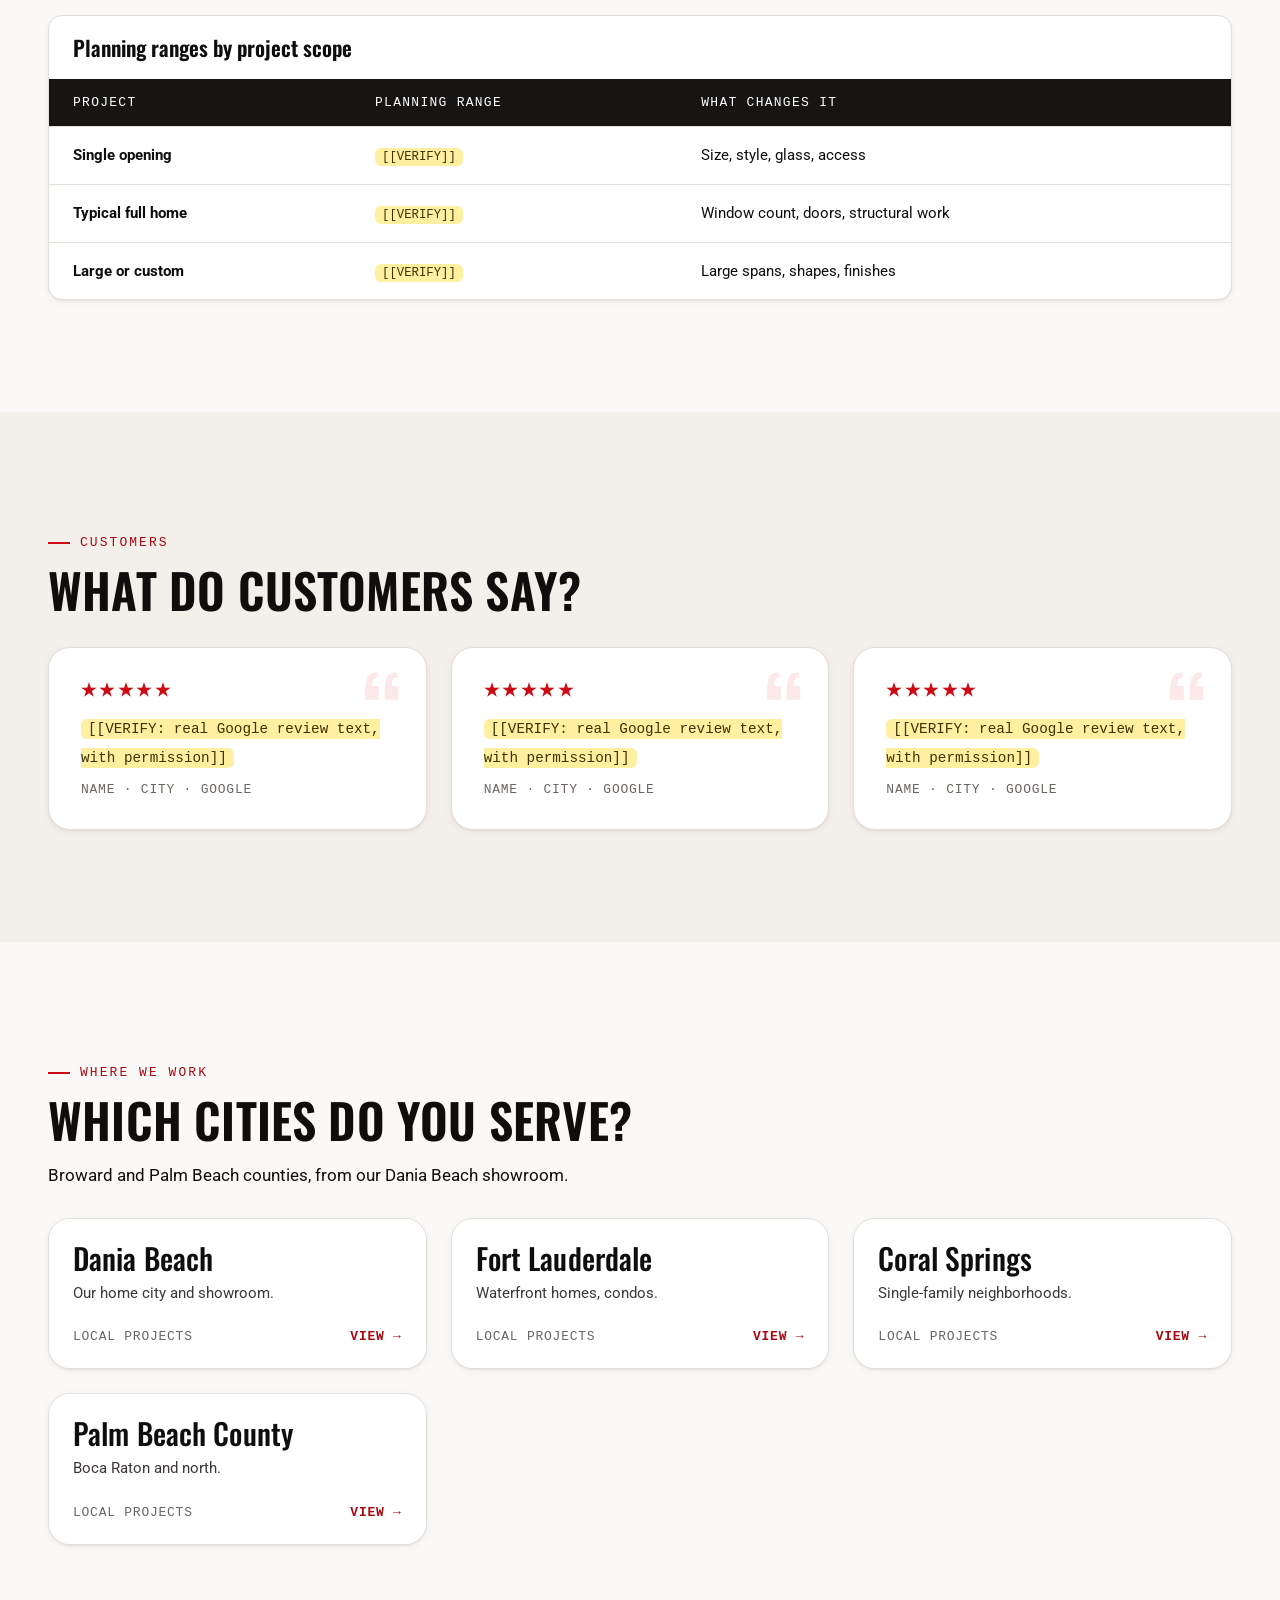
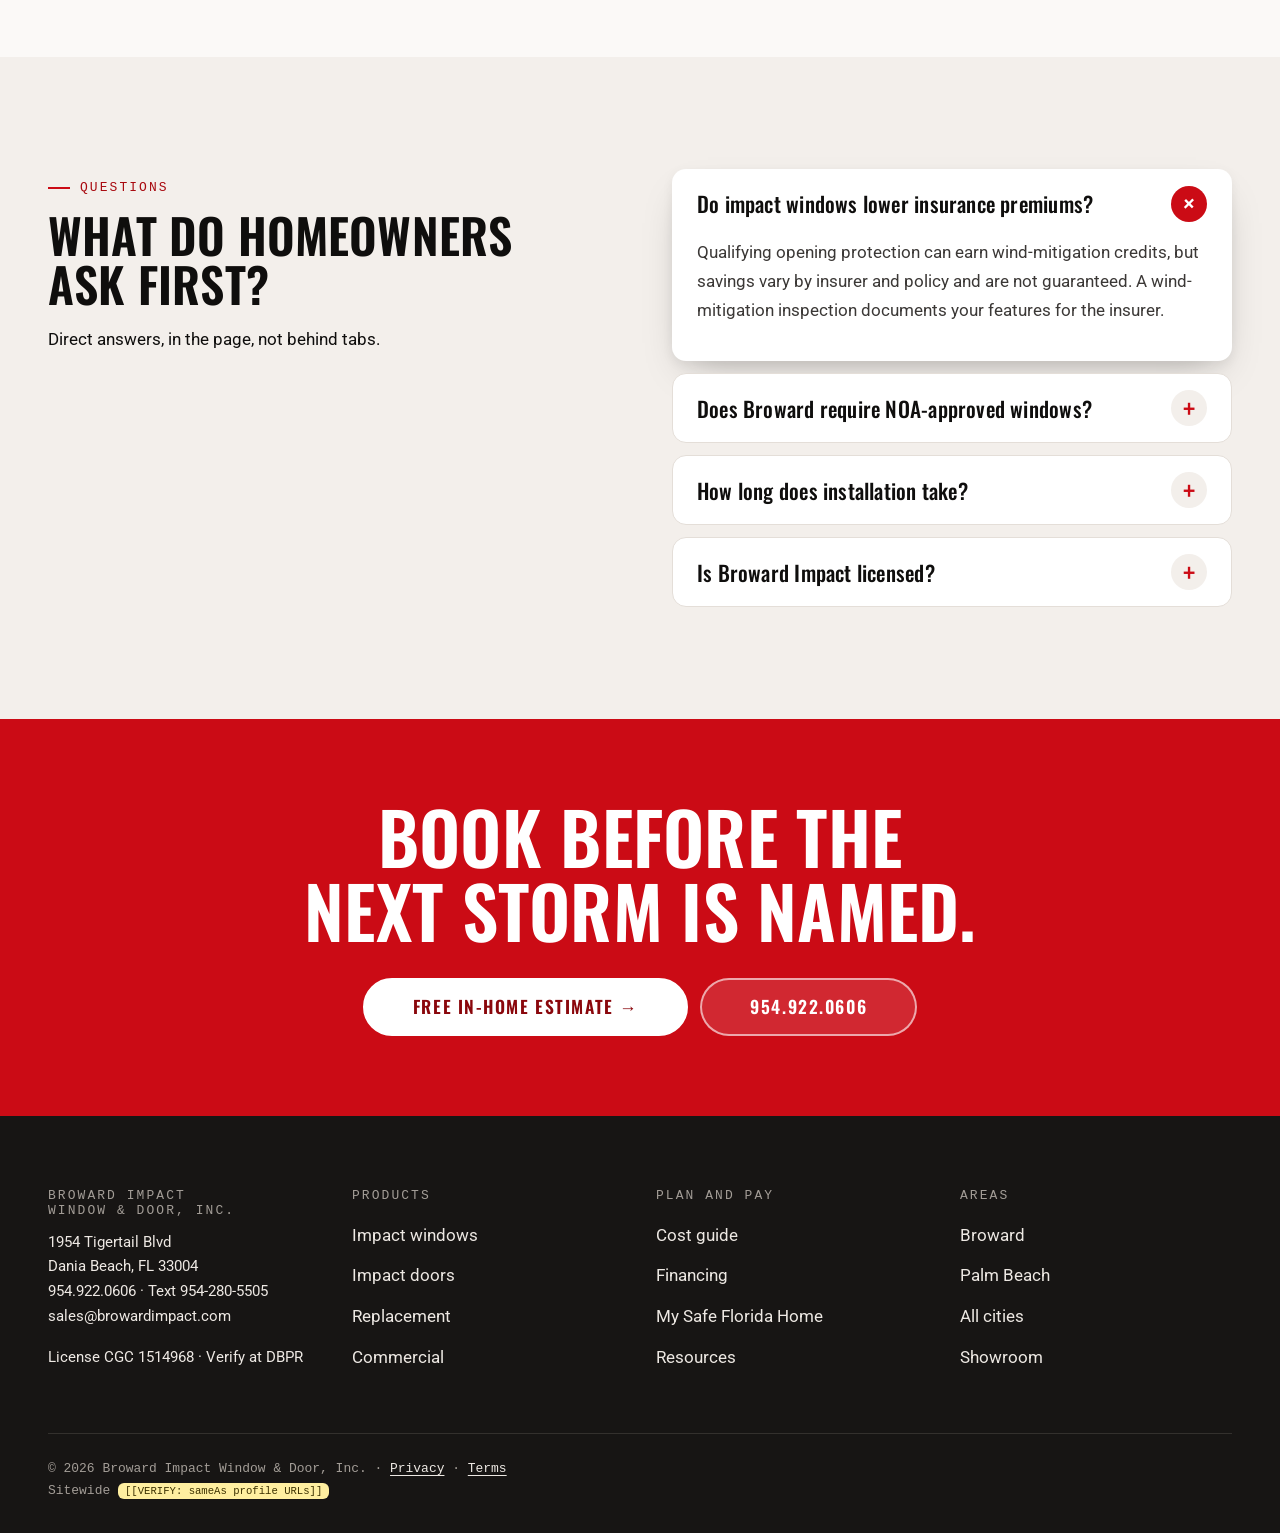
<file: 08-variation-storm-conversion/index.html>
<!DOCTYPE html>
<html lang="en">
<head>
<meta name="robots" content="noindex, nofollow, noarchive">
<meta charset="utf-8">
<meta name="viewport" content="width=device-width, initial-scale=1">
<title>Broward Impact Windows &amp; Doors | Free In-Home Estimate</title>
<meta name="description" content="Licensed Dania Beach contractor (CGC 1514968). Free in-home estimates for impact windows and doors in Broward and Palm Beach counties.">
<link rel="canonical" href="https://www.browardimpact.com/">
<link rel="preconnect" href="https://fonts.googleapis.com"><link rel="preconnect" href="https://fonts.gstatic.com" crossorigin>
<link href="https://fonts.googleapis.com/css2?family=Oswald:wght@500;600;700&family=Roboto:wght@400;500;700&display=swap" rel="stylesheet">
<link rel="icon" href="img/logo.webp" type="image/webp">
<link rel="stylesheet" href="css/broward.css">
<script type="application/ld+json">{"@context":"https://schema.org","@graph":[{"@type":["HomeAndConstructionBusiness","LocalBusiness"],"@id":"https://www.browardimpact.com/#business","name":"Broward Impact Window & Door, Inc.","url":"https://www.browardimpact.com/","telephone":"+1-954-922-0606","address":{"@type":"PostalAddress","streetAddress":"1954 Tigertail Blvd","addressLocality":"Dania Beach","addressRegion":"FL","postalCode":"33004","addressCountry":"US"},"areaServed":[{"@type":"AdministrativeArea","name":"Broward County, Florida"},{"@type":"AdministrativeArea","name":"Palm Beach County, Florida"}],"hasCredential":{"@type":"EducationalOccupationalCredential","credentialCategory":"Florida Certified General Contractor","identifier":"CGC 1514968"}},{"@type":"FAQPage","mainEntity":[{"@type":"Question","name":"Do impact windows lower insurance premiums?","acceptedAnswer":{"@type":"Answer","text":"Qualifying opening protection can earn wind-mitigation credits, but savings vary by insurer and policy and are not guaranteed. A wind-mitigation inspection documents your features for the insurer."}},{"@type":"Question","name":"Does Broward require NOA-approved windows?","acceptedAnswer":{"@type":"Answer","text":"Broward County is in the High-Velocity Hurricane Zone, so products need Florida Product Approval or a Miami-Dade NOA. We confirm the approval for each product before the permit is filed."}},{"@type":"Question","name":"Is Broward Impact licensed?","acceptedAnswer":{"@type":"Answer","text":"Yes. We are a Florida certified general contractor, license CGC 1514968. You can verify it on the Florida DBPR license lookup."}}]},{"@type":"WebPage","@id":"https://www.browardimpact.com/#webpage","name":"Impact Windows and Doors in Broward County","dateModified":"2026-10-12","about":{"@id":"https://www.browardimpact.com/#business"}}]}</script>
<style>.hero-visual{position:relative}.hero-visual .plate{position:absolute;left:-24px;bottom:-28px;max-width:calc(100% - 8px)}@media(max-width:959px){.hero-visual .plate{left:8px}}.tint{margin-top:-40px;position:relative;z-index:2}</style>
<link rel="stylesheet" href="css/variant-c.css"><style>.c-gauge{grid-template-columns:1fr!important;max-width:820px}</style></head>
<body>
<div class="dir-badge" role="region" aria-label="Design direction switcher (preview only)">C · Storm / conversion · <a href="../07-variation-premium-dark/index.html">A</a> <a href="../06-variation-editorial-b/index.html">B</a> <a href="../08-variation-storm-conversion/index.html">C</a></div>
<nav aria-label="Skip links"><a class="skip" href="#main">Skip to content</a></nav>
<div class="topbar" role="region" aria-label="Business details"><div class="wrap"><span>Dania Beach, FL · Lic. CGC 1514968</span><span><a href="tel:+19549220606">Call 954.922.0606</a> · <a href="sms:+19542805505">Text 954-280-5505</a></span></div></div>
<header class="hdr">
  <div class="wrap">
    <a class="hdr__logo" href="/" aria-label="Broward Impact Window and Door home"><img src="img/logo.webp" width="112" height="44" alt="Broward Impact Window &amp; Door" style="object-fit:contain"></a>
    <ul class="nav">
      <li><a href="/impact-windows/">Windows</a>
        <div class="mega"><div class="wrap">
          <div><span class="mega__label">Impact windows</span><ul><li><a href="/impact-windows/single-hung/">Single-hung</a></li><li><a href="/impact-windows/casement/">Casement</a></li><li><a href="/impact-windows/horizontal-roller/">Horizontal roller</a></li><li><a href="/impact-windows/picture-fixed/">Picture / fixed</a></li><li><a href="/impact-windows/">All impact windows</a></li></ul></div>
          <div><span class="mega__label">Impact doors</span><ul><li><a href="/impact-doors/entry-doors/">Entry doors</a></li><li><a href="/impact-doors/sliding-glass-doors/">Sliding glass</a></li><li><a href="/impact-doors/french-doors/">French doors</a></li><li><a href="/impact-doors/">All impact doors</a></li></ul></div>
          <div><span class="mega__label">Brands</span><ul><li><a href="/eswindows-impact-windows-manufacturer/">ES Windows</a></li><li><a href="/pgt-impact-windows-manufacturers/">PGT</a></li><li><a href="/marvin-impact-windows-manufacturer/">Marvin</a></li><li><a href="/florida-product-approval-noa-impact-windows/">NOA &amp; approvals</a></li></ul></div>
          <div><span class="mega__label">Other</span><ul><li><a href="/replacement-windows/">Replacement windows</a></li><li><a href="/commercial/">Commercial</a></li></ul></div>
        </div></div></li>
      <li><a href="/impact-windows-cost-broward-county/">Cost</a></li>
      <li><a href="/financing/">Financing</a>
        <div class="mega"><div class="wrap">
          <div><span class="mega__label">Pay for it</span><ul><li><a href="/financing/">Financing options</a></li><li><a href="/pace-financing/">PACE financing</a></li></ul></div>
          <div><span class="mega__label">Programs</span><ul><li><a href="/my-safe-florida-home-program-broward/">My Safe Florida Home</a></li><li><a href="/resources/impact-windows-insurance-discount-florida/">Insurance discounts</a></li></ul></div>
        </div></div></li>
      <li><a href="/location/">Locations</a>
        <div class="mega"><div class="wrap">
          <div><span class="mega__label">Counties</span><ul><li><a href="/broward-county-impact-windows/">Broward</a></li><li><a href="/palm-beach-county-impact-windows/">Palm Beach</a></li><li><a href="/miami-dade-county-impact-windows-code-compliant-protection/">Miami-Dade</a></li></ul></div>
          <div><span class="mega__label">Broward cities</span><ul><li><a href="/location/fort-lauderdale-impact-windows/">Fort Lauderdale</a></li><li><a href="/location/dania-beach-impact-windows/">Dania Beach</a></li><li><a href="/location/coral-springs-impact-windows/">Coral Springs</a></li><li><a href="/location/">All locations</a></li></ul></div>
        </div></div></li>
      <li><a href="/showroom/">Showroom</a></li>
      <li><a href="/resources/">Resources</a></li>
    </ul>
    <div class="hdr__cta"><a class="hdr__phone" href="tel:+19549220606">954.922.0606</a><a class="btn btn--primary" href="#estimate">Free In-Home Estimate <span class="arr" aria-hidden="true">→</span></a><button class="menu-btn" type="button" aria-expanded="false" aria-controls="mnav">MENU</button></div>
  </div>
  <nav class="mnav" id="mnav" aria-label="Mobile"><a href="/impact-windows/">Windows</a><a href="/impact-doors/">Doors</a><a href="/impact-windows-cost-broward-county/">Cost</a><a href="/financing/">Financing</a><a href="/location/">Locations</a><a href="/showroom/">Showroom</a><a href="/resources/">Resources</a></nav>
</header>
<main id="main">
<section class="c-hero"><div class="wrap c-hero__grid"><div>
<span class="eyebrow">Dania Beach · Lic. CGC 1514968</span>
<h1>Impact windows and doors in Broward County: <em>hurricane season doesn’t wait.</em></h1>
<p class="c-answer">Broward Impact Window &amp; Door installs hurricane-rated impact windows and doors for homes and buildings in Broward and Palm Beach counties. We are a Florida licensed general contractor (CGC 1514968) in Dania Beach. Every estimate is free, in your home, priced from measured openings, with permits handled for you.</p>

<div class="hero__ctas"><a class="btn btn--lg" href="tel:+19549220606">Call 954.922.0606</a><a class="btn btn--lg" href="sms:+19542805505">Text 954-280-5505</a></div></div>
<div id="estimate" class="c-form"><form class="form" data-bw-form data-test-mode data-ghl-id="BDZjXtPjhM9Cy8avLone" action="#" method="post" novalidate>
  <div class="form__head"><h3>Free in-home estimate</h3><ol class="form__prog" aria-hidden="true"><li class="on"></li><li></li><li></li><li></li></ol></div>
  <div class="form__test">Test mode · no data is sent to GoHighLevel</div>
  <fieldset data-step data-auto class="is-on"><legend>What are you replacing?</legend><div class="opts"><label class="opt"><input type="radio" name="project_type" value="windows" required><span>Windows</span></label><label class="opt"><input type="radio" name="project_type" value="doors"><span>Doors</span></label><label class="opt"><input type="radio" name="project_type" value="both"><span>Windows + doors</span></label><label class="opt"><input type="radio" name="project_type" value="commercial"><span>Commercial</span></label></div></fieldset>
  <fieldset data-step data-auto><legend>About the property</legend><div class="opts"><label class="opt"><input type="radio" name="property_type" value="single-family" required><span>Single-family home</span></label><label class="opt"><input type="radio" name="property_type" value="condo"><span>Condo / townhome</span></label><label class="opt"><input type="radio" name="property_type" value="multifamily"><span>Multifamily / building</span></label></div></fieldset>
  <fieldset data-step><legend>Where is it?</legend><div class="field"><label for="f-city">City</label><input class="input" id="f-city" name="city" autocomplete="address-level2" required></div><div class="field"><label for="f-zip">ZIP</label><input class="input" id="f-zip" name="zip" inputmode="numeric" pattern="[0-9]{5}" autocomplete="postal-code" required></div></fieldset>
  <fieldset data-step><legend>Where do we send your estimate?</legend>
   <div class="field"><label for="f-name">Name</label><input class="input" id="f-name" name="name" autocomplete="name" required></div>
   <div class="field"><label for="f-phone">Mobile phone</label><input class="input" id="f-phone" name="phone" type="tel" autocomplete="tel" required></div>
   <div class="field"><label for="f-email">Email</label><input class="input" id="f-email" name="email" type="email" autocomplete="email" required></div>
   <div class="field"><label for="f-hear">How did you hear about us?</label><select class="input" id="f-hear" name="hear_about_us"><option value="">Select</option><option>Google search</option><option>Google Ads</option><option>Facebook / Instagram</option><option>AI assistant (ChatGPT, Google AI, etc.)</option><option>Friend or neighbor</option><option>Showroom visit</option><option>Other</option></select></div>
   <label class="consent"><input type="checkbox" name="sms_consent" required><span>I agree to receive calls and texts, including automated, from Broward Impact Window &amp; Door at the number above. Consent is not a condition of purchase. Msg &amp; data rates may apply; reply STOP to opt out. <a href="/privacy-policy/">Privacy</a> · <a href="/terms-conditions/">Terms</a> <span class="verify">[[VERIFY: legal wording]]</span></span></label>
  </fieldset>
  <input class="hp" type="text" name="company_website" tabindex="-1" autocomplete="off" aria-hidden="true">
  <input type="hidden" name="utm_source"><input type="hidden" name="utm_medium"><input type="hidden" name="utm_campaign"><input type="hidden" name="utm_term"><input type="hidden" name="utm_content"><input type="hidden" name="gclid"><input type="hidden" name="wbraid"><input type="hidden" name="gbraid"><input type="hidden" name="fbclid"><input type="hidden" name="fbp"><input type="hidden" name="fbc"><input type="hidden" name="landing_page"><input type="hidden" name="referrer">
  <div class="form__nav"><button class="btn" type="button" data-back hidden>← Back</button><button class="btn btn--primary" type="button" data-next style="margin-left:auto">Next <span class="arr" aria-hidden="true">→</span></button><button class="btn btn--primary" type="submit" data-submit style="margin-left:auto" hidden>Request my estimate <span class="arr" aria-hidden="true">→</span></button></div>
  <div class="form__done" hidden aria-live="polite"><h3>Test submit captured</h3><p>Nothing was sent. Payload including attribution fields:</p><pre class="sg-code" style="white-space:pre-wrap;overflow:auto;max-height:240px;margin:0"></pre></div>
 </form></div></div></section>
<section class="c-strip"><div class="wrap"><span><b><span class="verify">[[VERIFY: 20+]]</span></b> years</span><span><b><span class="verify">[[VERIFY: 4.9]]</span></b> Google · <span class="verify">[[VERIFY: count]]</span></span><span>CGC 1514968</span><span>Free, no obligation</span><span>Financing available</span></div></section>
<section class="section"><div class="wrap c-gauge"><div><span class="eyebrow eyebrow--red">Proof</span><h2>What does “tested to hurricane force” mean?</h2><p>Impact windows pass a large-missile test: a 9-lb 2×4 fired at the glass, then thousands of wind-pressure cycles. The glass may crack, but the laminated layer holds, so the storm stays outside. The rating on every product is its design pressure (DP).</p><a class="link-arrow" href="/florida-product-approval-noa-impact-windows/">How NOA and DP ratings work</a></div>
</div></section>
<section class="section section--alt"><div class="wrap"><span class="eyebrow eyebrow--red">Process</span><h2>What happens after I request an estimate?</h2><ol class="steps steps--h" style="margin-top:32px"><li><h3>Free in-home estimate</h3><p>We measure every opening and walk through product and glass options.</p></li><li><h3>Written scope</h3><p>Product, glass, finish, permit, disposal and warranty listed line by line.</p></li><li><h3>Permit and build</h3><p>We file with your building department. Units are made to your measurements.</p></li><li><h3>Install and closeout</h3><p>Installation, cleanup and final inspection.</p></li></ol></div></section>
<section class="section"><div class="wrap"><span class="eyebrow eyebrow--red">What we install</span><h2>Windows, doors, commercial</h2><p style="margin-top:28px"><a class="link-arrow" href="/impact-windows-cost-broward-county/">Cost guide</a> &nbsp; <a class="link-arrow" href="/financing/">Financing</a> &nbsp; <a class="link-arrow" href="/my-safe-florida-home-program-broward/">My Safe Florida Home</a></p></div></section>
<section class="section" data-built><div class="wrap"><span class="eyebrow eyebrow--red">Price</span><h2>How much do impact windows cost in Broward County?</h2><p>Price depends on opening size, style, glass, finish, structural work, access and permits. We publish a planning range only from current sold-job data. <span class="verify">[[VERIFY: range]]</span></p><div class="tbl-wrap" style="margin-top:28px"><table><caption>Planning ranges by project scope</caption><thead><tr><th scope="col">Project</th><th scope="col">Planning range</th><th scope="col">What changes it</th></tr></thead><tbody><tr><th scope="row">Single opening</th><td><span class="verify">[[VERIFY]]</span></td><td>Size, style, glass, access</td></tr><tr><th scope="row">Typical full home</th><td><span class="verify">[[VERIFY]]</span></td><td>Window count, doors, structural work</td></tr><tr><th scope="row">Large or custom</th><td><span class="verify">[[VERIFY]]</span></td><td>Large spans, shapes, finishes</td></tr></tbody></table></div></div></section><section class="section section--alt"><div class="wrap"><span class="eyebrow eyebrow--red">Customers</span><h2>What do customers say?</h2><div class="cards" style="margin-top:32px"><figure class="review" style="margin:0"><div class="stars" aria-label="5 of 5 stars">★★★★★</div><blockquote><span class="verify">[[VERIFY: real Google review text, with permission]]</span></blockquote><footer>Name · City · Google</footer></figure><figure class="review" style="margin:0"><div class="stars" aria-label="5 of 5 stars">★★★★★</div><blockquote><span class="verify">[[VERIFY: real Google review text, with permission]]</span></blockquote><footer>Name · City · Google</footer></figure><figure class="review" style="margin:0"><div class="stars" aria-label="5 of 5 stars">★★★★★</div><blockquote><span class="verify">[[VERIFY: real Google review text, with permission]]</span></blockquote><footer>Name · City · Google</footer></figure></div></div></section>
<section class="section"><div class="wrap"><span class="eyebrow eyebrow--red">Where we work</span><h2>Which cities do you serve?</h2><p>Broward and Palm Beach counties, from our Dania Beach showroom.</p><div class="cards" style="margin-top:28px"><a class="card card--city" href="/location/dania-beach-impact-windows/"><div class="card__body"><h3>Dania Beach</h3><p>Our home city and showroom.</p><div class="card__meta"><span>Local projects</span><span>View →</span></div></div></a><a class="card card--city" href="/location/fort-lauderdale-impact-windows/"><div class="card__body"><h3>Fort Lauderdale</h3><p>Waterfront homes, condos.</p><div class="card__meta"><span>Local projects</span><span>View →</span></div></div></a><a class="card card--city" href="/location/coral-springs-impact-windows/"><div class="card__body"><h3>Coral Springs</h3><p>Single-family neighborhoods.</p><div class="card__meta"><span>Local projects</span><span>View →</span></div></div></a><a class="card card--city" href="/palm-beach-county-impact-windows/"><div class="card__body"><h3>Palm Beach County</h3><p>Boca Raton and north.</p><div class="card__meta"><span>Local projects</span><span>View →</span></div></div></a></div></div></section><section class="section section--alt"><div class="wrap grid grid--2" style="gap:64px;align-items:start"><div><span class="eyebrow eyebrow--red">Questions</span><h2>What do homeowners ask first?</h2><p>Direct answers, in the page, not behind tabs.</p></div><div><div class="faq"><details open><summary>Do impact windows lower insurance premiums?</summary><div class="a"><p>Qualifying opening protection can earn wind-mitigation credits, but savings vary by insurer and policy and are not guaranteed. A wind-mitigation inspection documents your features for the insurer.</p></div></details><details><summary>Does Broward require NOA-approved windows?</summary><div class="a"><p>Broward County is in the High-Velocity Hurricane Zone, so products need Florida Product Approval or a Miami-Dade NOA. We confirm the approval for each product before the permit is filed.</p></div></details><details><summary>How long does installation take?</summary><div class="a"><p>After the permit and manufacturing lead time, most installs take days, not weeks. We confirm a firm timeline at the estimate. <span class="verify">[[VERIFY: typical lead time and install days]]</span></p></div></details><details><summary>Is Broward Impact licensed?</summary><div class="a"><p>Yes. We are a Florida certified general contractor, license CGC 1514968. You can verify it on the Florida DBPR license lookup.</p></div></details></div></div></div></section>
<section class="c-final"><div class="wrap"><h2>Book before the next storm is named.</h2><div class="hero__ctas" style="justify-content:center"><a class="btn btn--lg" style="background:#fff;color:var(--red-700);border-color:#fff" href="#estimate">Free In-Home Estimate →</a><a class="btn btn--lg" href="tel:+19549220606">954.922.0606</a></div></div></section>
</main>
<footer class="ftr"><div class="wrap">
 <div class="ftr__grid">
  <div><h4>Broward Impact Window &amp; Door, Inc.</h4><p style="font-size:var(--t-sm)">1954 Tigertail Blvd<br>Dania Beach, FL 33004<br><a href="tel:+19549220606">954.922.0606</a> · <a href="sms:+19542805505">Text 954-280-5505</a><br><a href="mailto:sales@browardimpact.com">sales@browardimpact.com</a></p><p style="font-size:var(--t-sm)"><a href="https://www.myfloridalicense.com/wl11.asp?SID=&mode=0&p_LicNum=CGC1514968&page=1" rel="external noopener">License CGC 1514968 · Verify at DBPR</a></p></div>
  <div><h4>Products</h4><ul><li><a href="/impact-windows/">Impact windows</a></li><li><a href="/impact-doors/">Impact doors</a></li><li><a href="/replacement-windows/">Replacement</a></li><li><a href="/commercial/">Commercial</a></li></ul></div>
  <div><h4>Plan and pay</h4><ul><li><a href="/impact-windows-cost-broward-county/">Cost guide</a></li><li><a href="/financing/">Financing</a></li><li><a href="/my-safe-florida-home-program-broward/">My Safe Florida Home</a></li><li><a href="/resources/">Resources</a></li></ul></div>
  <div><h4>Areas</h4><ul><li><a href="/broward-county-impact-windows/">Broward</a></li><li><a href="/palm-beach-county-impact-windows/">Palm Beach</a></li><li><a href="/location/">All cities</a></li><li><a href="/showroom/">Showroom</a></li></ul></div>
 </div>
 <div class="ftr__legal">© 2026 Broward Impact Window &amp; Door, Inc. · <a href="/privacy-policy/">Privacy</a> · <a href="/terms-conditions/">Terms</a><br>Sitewide <span class="verify">[[VERIFY: sameAs profile URLs]]</span></div>
</div></footer>

<nav class="sticky" aria-label="Quick contact"><a href="tel:+19549220606">Call</a><a href="sms:+19542805505">Text</a><a href="#estimate">Free Estimate</a></nav>


<script src="js/broward.js" defer></script>

<!-- Showcase Hub Quick Navigation -->
<div id="showcase-hub-nav" style="position:fixed;bottom:22px;right:22px;z-index:999999;font-family:system-ui,-apple-system,BlinkMacSystemFont,'Segoe UI',Roboto,sans-serif;">
  <div style="background:rgba(14,15,17,0.92);backdrop-filter:blur(12px);-webkit-backdrop-filter:blur(12px);border:1px solid rgba(212,175,55,0.45);border-radius:99px;padding:8px 18px;box-shadow:0 10px 30px rgba(0,0,0,0.6);display:flex;align-items:center;gap:12px;font-size:13px;color:#f4f7f5;">
    <span style="color:#d4af37;font-weight:700;font-size:11px;letter-spacing:0.08em;text-transform:uppercase;">★ Showcase Hub</span>
    <span style="color:rgba(255,255,255,0.25);">|</span>
    <a href="../index.html" style="color:#f4f7f5;text-decoration:none;font-weight:600;display:flex;align-items:center;gap:5px;transition:color 0.2s;" onmouseover="this.style.color='#d4af37'" onmouseout="this.style.color='#f4f7f5'">
      <svg width="14" height="14" viewBox="0 0 24 24" fill="none" stroke="currentColor" stroke-width="2.5" stroke-linecap="round" stroke-linejoin="round"><path d="M19 12H5M12 19l-7-7 7-7"/></svg>
      All Websites Menu
    </a>
  </div>
</div>

</body></html>
</file>
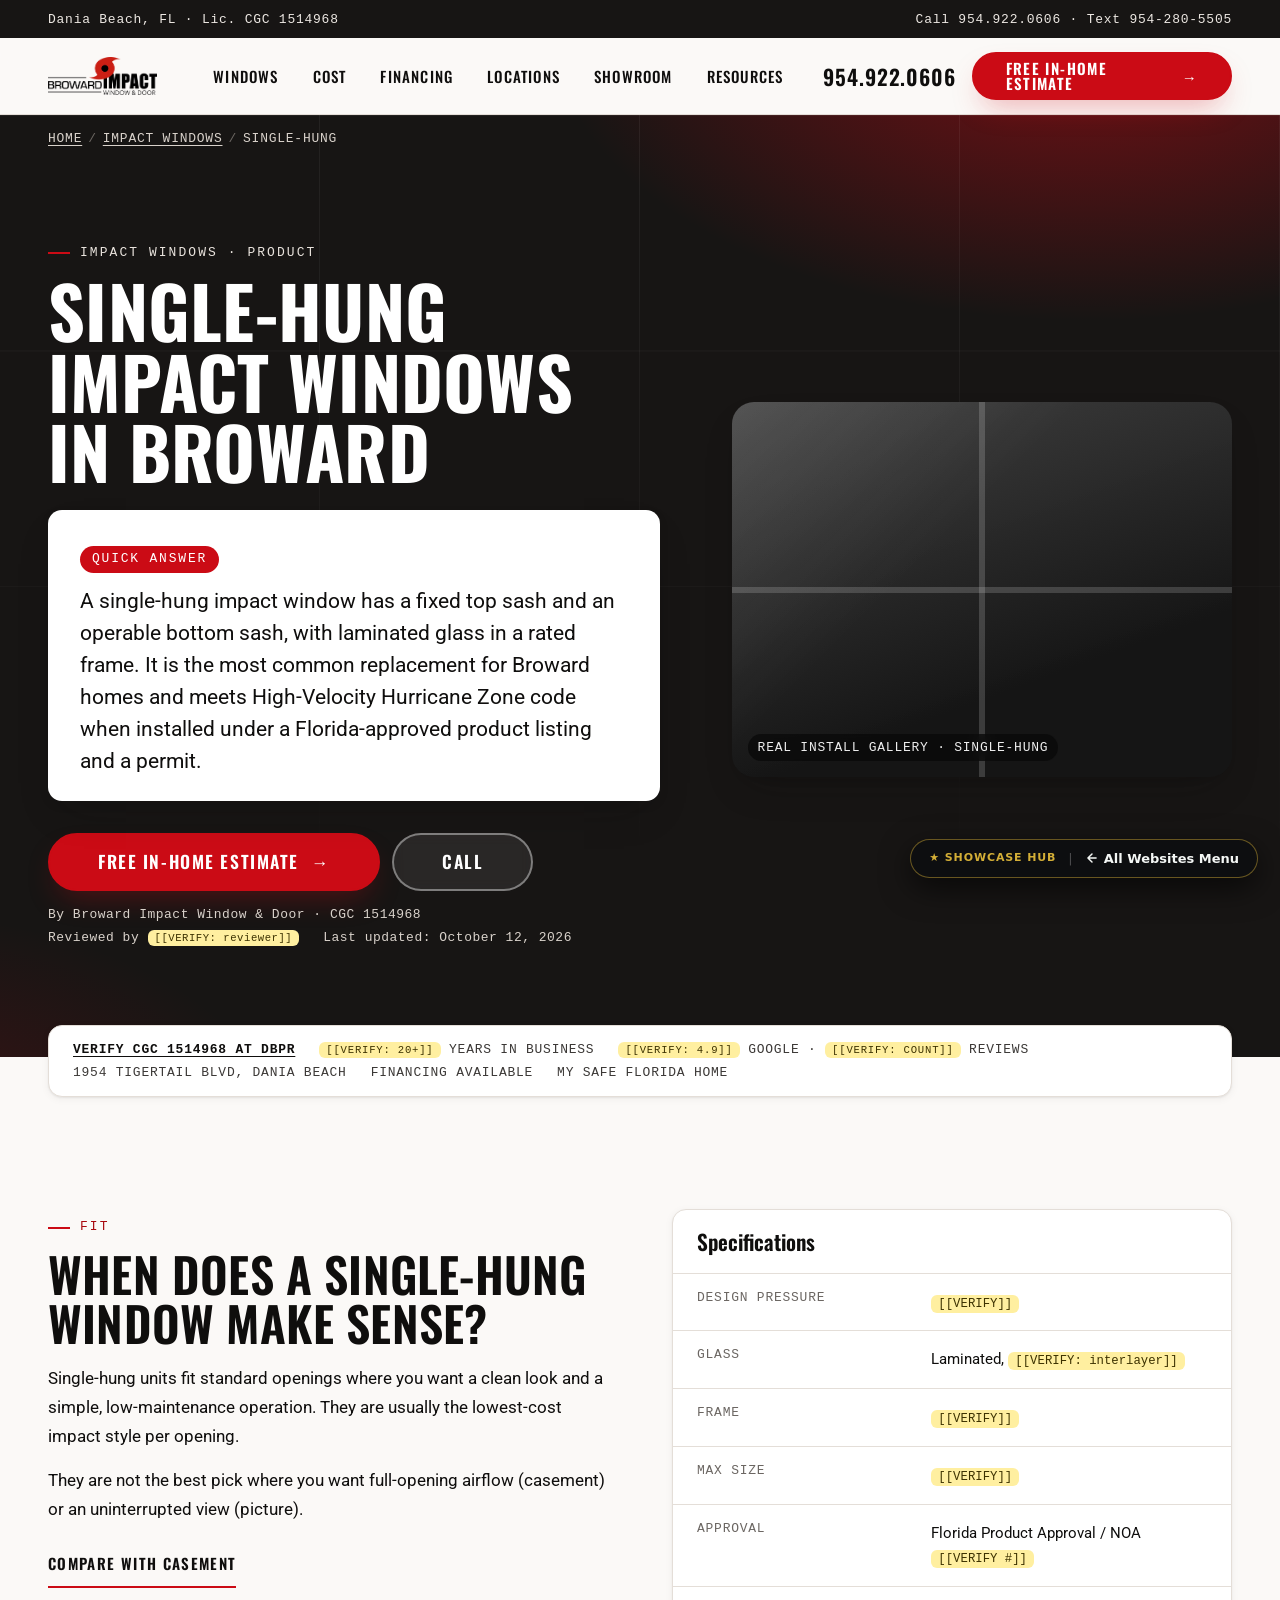
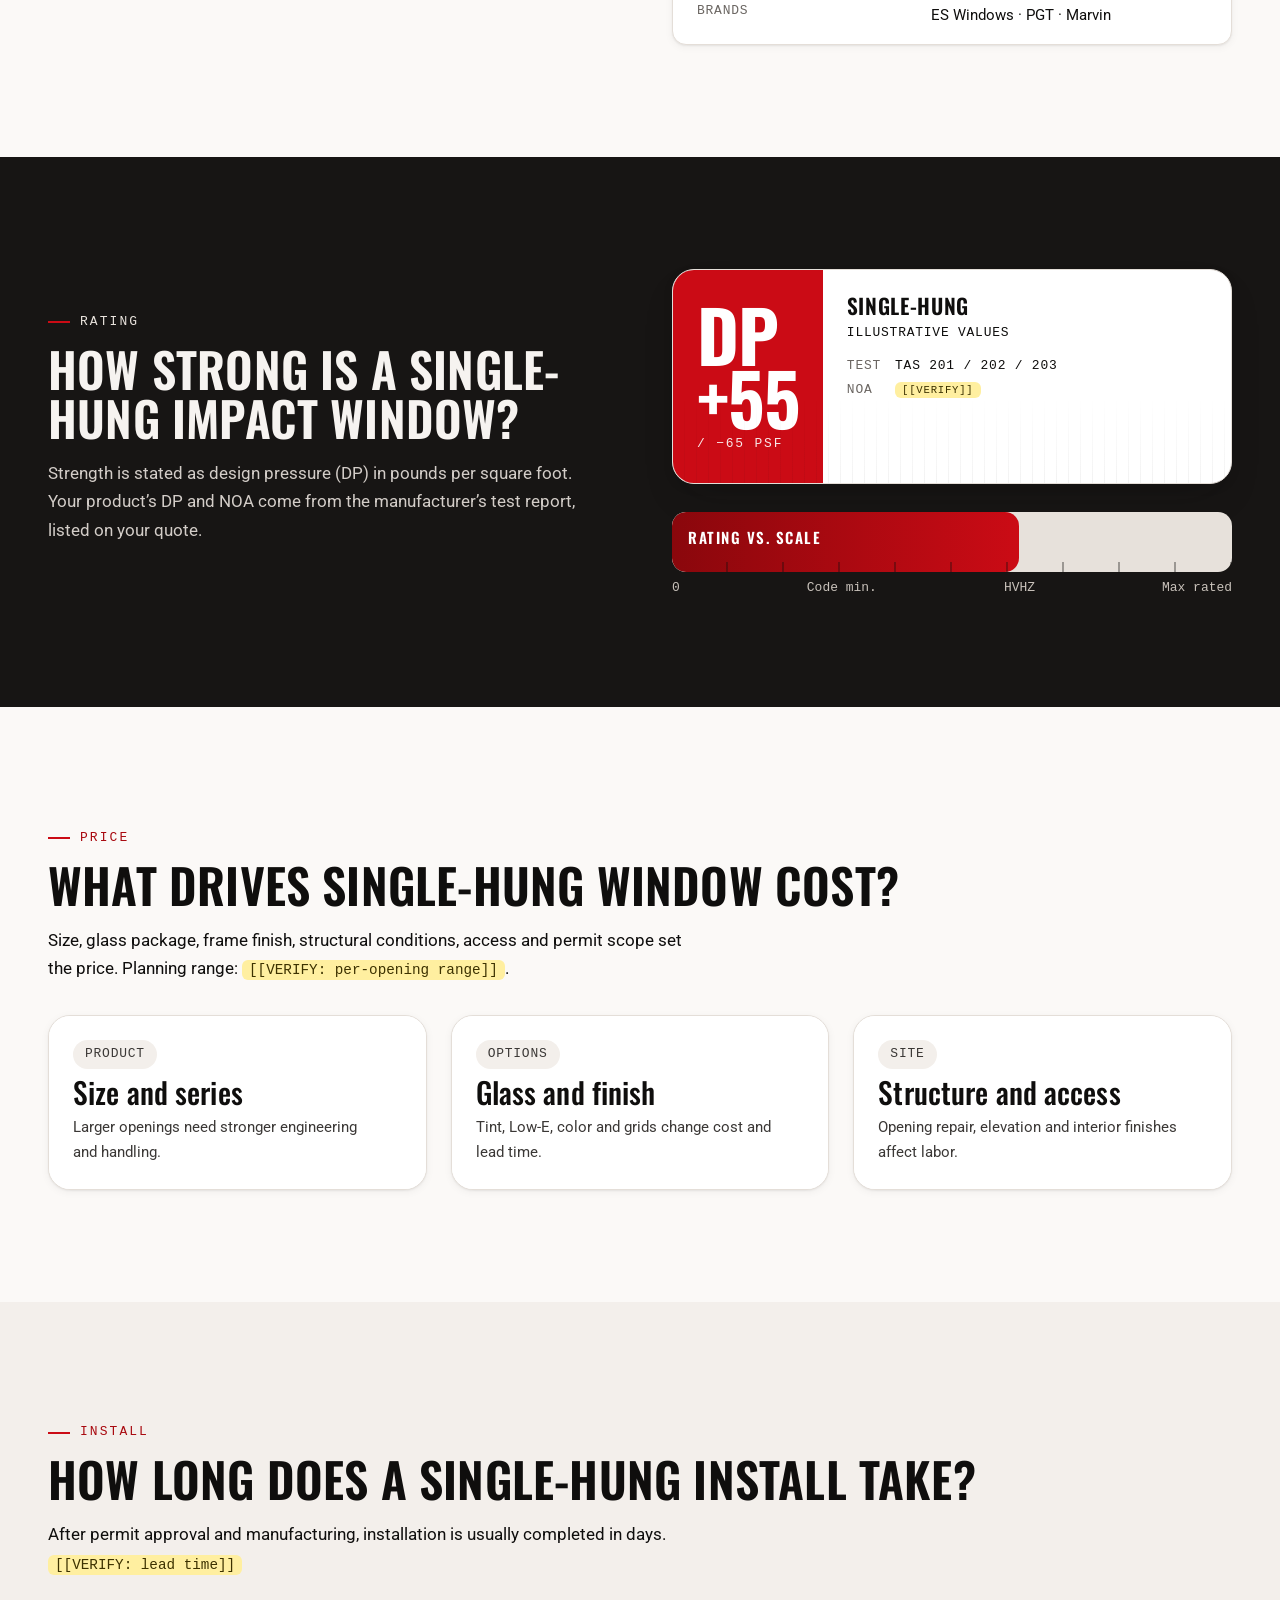
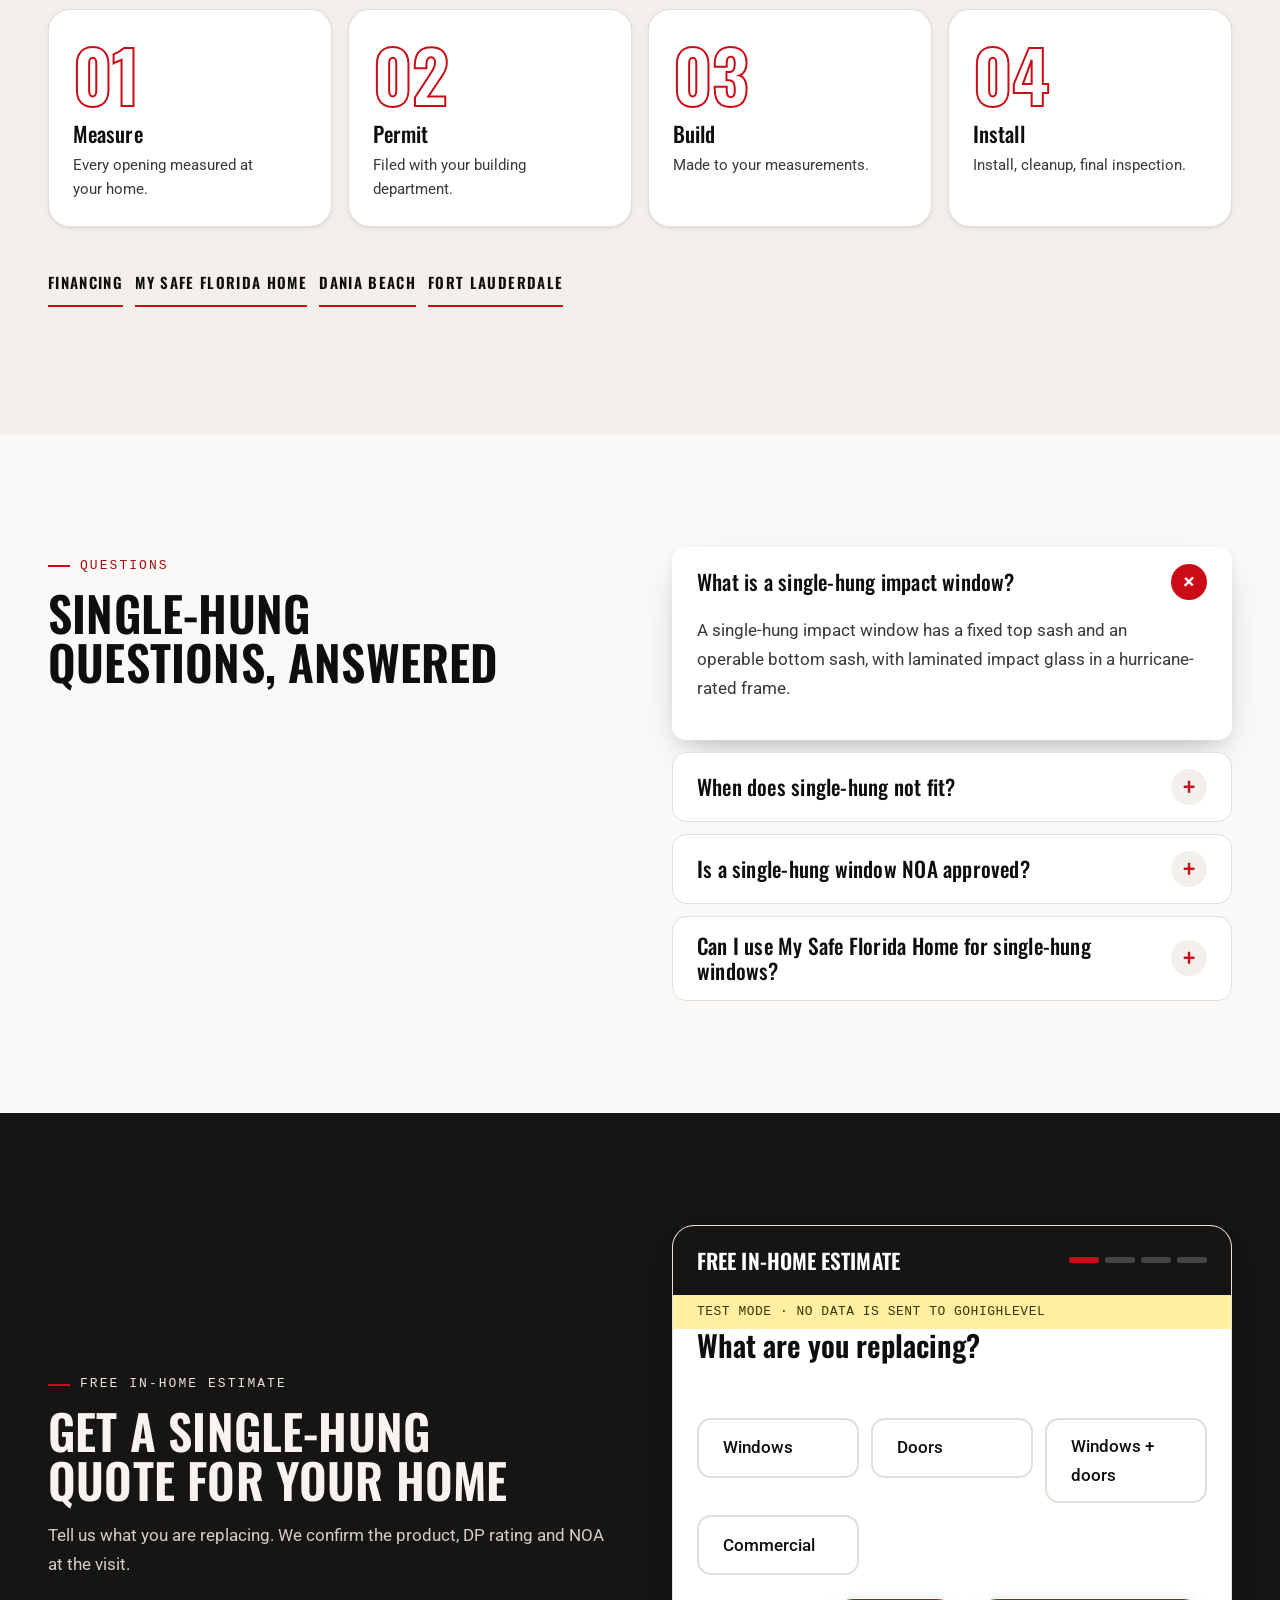
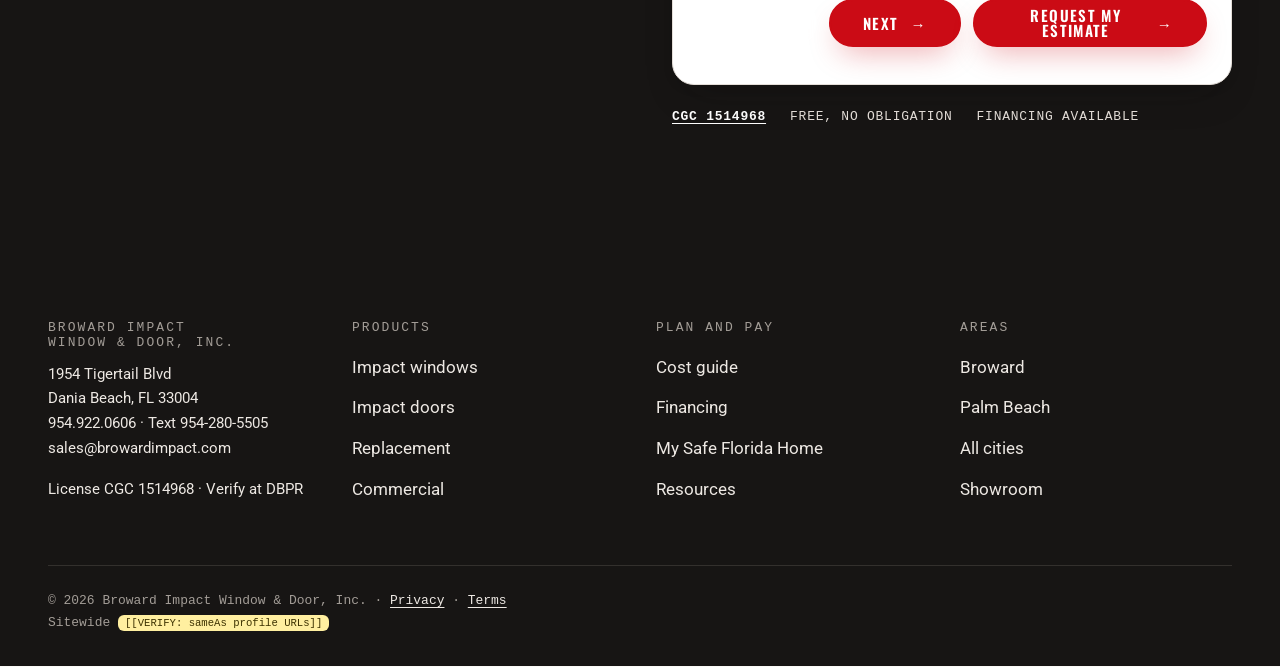
<file: 09-product-single-hung/index.html>
<!DOCTYPE html>
<html lang="en">
<head>
<meta name="robots" content="noindex, nofollow, noarchive">
<meta charset="utf-8">
<meta name="viewport" content="width=device-width, initial-scale=1">
<title>Single-Hung Impact Windows Broward | Broward Impact</title>
<meta name="description" content="Single-hung impact windows in Broward County: specs, price drivers, install timeline and approvals. Licensed CGC 1514968.">
<link rel="canonical" href="https://www.browardimpact.com/impact-windows/single-hung/">
<link rel="preconnect" href="https://fonts.googleapis.com"><link rel="preconnect" href="https://fonts.gstatic.com" crossorigin>
<link href="https://fonts.googleapis.com/css2?family=Oswald:wght@500;600;700&family=Roboto:wght@400;500;700&display=swap" rel="stylesheet">
<link rel="icon" href="img/logo.webp" type="image/webp">
<link rel="stylesheet" href="css/broward.css">
<script type="application/ld+json">{"@context":"https://schema.org","@graph":[{"@type":["HomeAndConstructionBusiness","LocalBusiness"],"@id":"https://www.browardimpact.com/#business","name":"Broward Impact Window & Door, Inc.","url":"https://www.browardimpact.com/","telephone":"+1-954-922-0606","address":{"@type":"PostalAddress","streetAddress":"1954 Tigertail Blvd","addressLocality":"Dania Beach","addressRegion":"FL","postalCode":"33004","addressCountry":"US"},"areaServed":[{"@type":"AdministrativeArea","name":"Broward County, Florida"},{"@type":"AdministrativeArea","name":"Palm Beach County, Florida"}],"hasCredential":{"@type":"EducationalOccupationalCredential","credentialCategory":"Florida Certified General Contractor","identifier":"CGC 1514968"}},{"@type":"Product","name":"Single-hung impact window","brand":[{"@type":"Brand","name":"ES Windows"},{"@type":"Brand","name":"PGT"},{"@type":"Brand","name":"Marvin"}],"description":"Hurricane-rated single-hung impact window installed in Broward County."},{"@type":"FAQPage","mainEntity":[{"@type":"Question","name":"What is a single-hung impact window?","acceptedAnswer":{"@type":"Answer","text":"A single-hung impact window has a fixed top sash and an operable bottom sash, with laminated impact glass in a hurricane-rated frame."}},{"@type":"Question","name":"When does single-hung not fit?","acceptedAnswer":{"@type":"Answer","text":"Choose casement or picture units when you need full-opening ventilation or large clear views. We recommend the best fit per opening at the estimate."}}]},{"@type":"BreadcrumbList","itemListElement":[{"@type":"ListItem","position":1,"name":"Home","item":"https://www.browardimpact.com/"},{"@type":"ListItem","position":2,"name":"Impact windows","item":"https://www.browardimpact.com/impact-windows/"},{"@type":"ListItem","position":3,"name":"Single-hung"}]}]}</script></head>
<body>
<nav aria-label="Skip links"><a class="skip" href="#main">Skip to content</a></nav>
<div class="topbar" role="region" aria-label="Business details"><div class="wrap"><span>Dania Beach, FL · Lic. CGC 1514968</span><span><a href="tel:+19549220606">Call 954.922.0606</a> · <a href="sms:+19542805505">Text 954-280-5505</a></span></div></div>
<header class="hdr">
  <div class="wrap">
    <a class="hdr__logo" href="/" aria-label="Broward Impact Window and Door home"><img src="img/logo.webp" width="112" height="44" alt="Broward Impact Window &amp; Door" style="object-fit:contain"></a>
    <ul class="nav">
      <li><a href="/impact-windows/">Windows</a>
        <div class="mega"><div class="wrap">
          <div><span class="mega__label">Impact windows</span><ul><li><a href="/impact-windows/single-hung/">Single-hung</a></li><li><a href="/impact-windows/casement/">Casement</a></li><li><a href="/impact-windows/horizontal-roller/">Horizontal roller</a></li><li><a href="/impact-windows/picture-fixed/">Picture / fixed</a></li><li><a href="/impact-windows/">All impact windows</a></li></ul></div>
          <div><span class="mega__label">Impact doors</span><ul><li><a href="/impact-doors/entry-doors/">Entry doors</a></li><li><a href="/impact-doors/sliding-glass-doors/">Sliding glass</a></li><li><a href="/impact-doors/french-doors/">French doors</a></li><li><a href="/impact-doors/">All impact doors</a></li></ul></div>
          <div><span class="mega__label">Brands</span><ul><li><a href="/eswindows-impact-windows-manufacturer/">ES Windows</a></li><li><a href="/pgt-impact-windows-manufacturers/">PGT</a></li><li><a href="/marvin-impact-windows-manufacturer/">Marvin</a></li><li><a href="/florida-product-approval-noa-impact-windows/">NOA &amp; approvals</a></li></ul></div>
          <div><span class="mega__label">Other</span><ul><li><a href="/replacement-windows/">Replacement windows</a></li><li><a href="/commercial/">Commercial</a></li></ul></div>
        </div></div></li>
      <li><a href="/impact-windows-cost-broward-county/">Cost</a></li>
      <li><a href="/financing/">Financing</a>
        <div class="mega"><div class="wrap">
          <div><span class="mega__label">Pay for it</span><ul><li><a href="/financing/">Financing options</a></li><li><a href="/pace-financing/">PACE financing</a></li></ul></div>
          <div><span class="mega__label">Programs</span><ul><li><a href="/my-safe-florida-home-program-broward/">My Safe Florida Home</a></li><li><a href="/resources/impact-windows-insurance-discount-florida/">Insurance discounts</a></li></ul></div>
        </div></div></li>
      <li><a href="/location/">Locations</a>
        <div class="mega"><div class="wrap">
          <div><span class="mega__label">Counties</span><ul><li><a href="/broward-county-impact-windows/">Broward</a></li><li><a href="/palm-beach-county-impact-windows/">Palm Beach</a></li><li><a href="/miami-dade-county-impact-windows-code-compliant-protection/">Miami-Dade</a></li></ul></div>
          <div><span class="mega__label">Broward cities</span><ul><li><a href="/location/fort-lauderdale-impact-windows/">Fort Lauderdale</a></li><li><a href="/location/dania-beach-impact-windows/">Dania Beach</a></li><li><a href="/location/coral-springs-impact-windows/">Coral Springs</a></li><li><a href="/location/">All locations</a></li></ul></div>
        </div></div></li>
      <li><a href="/showroom/">Showroom</a></li>
      <li><a href="/resources/">Resources</a></li>
    </ul>
    <div class="hdr__cta"><a class="hdr__phone" href="tel:+19549220606">954.922.0606</a><a class="btn btn--primary" href="#estimate">Free In-Home Estimate <span class="arr" aria-hidden="true">→</span></a><button class="menu-btn" type="button" aria-expanded="false" aria-controls="mnav">MENU</button></div>
  </div>
  <nav class="mnav" id="mnav" aria-label="Mobile"><a href="/impact-windows/">Windows</a><a href="/impact-doors/">Doors</a><a href="/impact-windows-cost-broward-county/">Cost</a><a href="/financing/">Financing</a><a href="/location/">Locations</a><a href="/showroom/">Showroom</a><a href="/resources/">Resources</a></nav>
</header>
<main id="main">
<section class="hero hero--split">
 <div class="wrap">
  <nav class="crumbs" aria-label="Breadcrumb"><ol><li><a href="/">Home</a></li><li><a href="/impact-windows/">Impact windows</a></li><li aria-current="page">Single-hung</li></ol></nav>
  <div class="hero__grid">
   <div>
    <span class="eyebrow">Impact windows · Product</span>
    <h1>Single-hung impact windows in Broward</h1>
    <div class="qa"><p>A single-hung impact window has a fixed top sash and an operable bottom sash, with laminated glass in a rated frame. It is the most common replacement for Broward homes and meets High-Velocity Hurricane Zone code when installed under a Florida-approved product listing and a permit.</p></div>
    <div class="hero__ctas"><a class="btn btn--primary btn--lg" href="#estimate">Free In-Home Estimate <span class="arr" aria-hidden="true">→</span></a><a class="btn btn--lg" href="tel:+19549220606">Call</a></div>
    <div class="meta"><span>By Broward Impact Window &amp; Door · CGC 1514968</span><span>Reviewed by <span class="verify">[[VERIFY: reviewer]]</span></span><span>Last updated: October 12, 2026</span></div>
   </div>
   <div class="ph grayscale" style="--ar:4/3"><span>Real install gallery · single-hung</span></div>
  </div>
 </div>
</section>
<section class="wrap" style="margin-top:-32px;position:relative;z-index:2"><div class="trust trust--bar"><a href="https://www.myfloridalicense.com/wl11.asp?SID=&mode=0&p_LicNum=CGC1514968&page=1" rel="external noopener">Verify CGC 1514968 at DBPR</a><span><b><span class="verify">[[VERIFY: 20+]]</span></b> years in business</span><span><b><span class="verify">[[VERIFY: 4.9]]</span></b> Google · <span class="verify">[[VERIFY: count]]</span> reviews</span><span>1954 Tigertail Blvd, Dania Beach</span><span>Financing available</span><span>My Safe Florida Home</span></div></section>

<section class="section"><div class="wrap grid grid--2" style="gap:64px;align-items:start">
 <div><span class="eyebrow eyebrow--red">Fit</span><h2>When does a single-hung window make sense?</h2><p>Single-hung units fit standard openings where you want a clean look and a simple, low-maintenance operation. They are usually the lowest-cost impact style per opening.</p><p>They are not the best pick where you want full-opening airflow (casement) or an uninterrupted view (picture).</p><a class="link-arrow" href="/impact-windows/casement/">Compare with casement</a></div>
 <div class="tbl-wrap"><table class="tbl-spec"><caption>Specifications</caption><tbody><tr><th scope="row">Design pressure</th><td><span class="verify">[[VERIFY]]</span></td></tr><tr><th scope="row">Glass</th><td>Laminated, <span class="verify">[[VERIFY: interlayer]]</span></td></tr><tr><th scope="row">Frame</th><td><span class="verify">[[VERIFY]]</span></td></tr><tr><th scope="row">Max size</th><td><span class="verify">[[VERIFY]]</span></td></tr><tr><th scope="row">Approval</th><td>Florida Product Approval / NOA <span class="verify">[[VERIFY #]]</span></td></tr><tr><th scope="row">Brands</th><td>ES Windows · PGT · Marvin</td></tr></tbody></table></div>
</div></section>

<section class="section section--dark"><div class="wrap grid grid--2" style="gap:64px;align-items:center">
 <div><span class="eyebrow">Rating</span><h2>How strong is a single-hung impact window?</h2><p>Strength is stated as design pressure (DP) in pounds per square foot. Your product’s DP and NOA come from the manufacturer’s test report, listed on your quote.</p></div>
 <div><div class="plate" style="max-width:none"><div class="plate__dp" style="background:var(--red)"><b>DP<br>+55</b><small>/ −65 PSF</small></div><div class="plate__body"><strong>Single-hung</strong>Illustrative values<dl><dt>Test</dt><dd>TAS 201 / 202 / 203</dd><dt>NOA</dt><dd><span class="verify">[[VERIFY]]</span></dd></dl></div></div><div class="gauge" style="--v:62%;margin-top:28px"><span>Rating vs. scale</span></div><div class="gauge-scale"><span>0</span><span>Code min.</span><span>HVHZ</span><span>Max rated</span></div></div>
</div></section>

<section class="section"><div class="wrap">
 <span class="eyebrow eyebrow--red">Price</span><h2>What drives single-hung window cost?</h2>
 <p>Size, glass package, frame finish, structural conditions, access and permit scope set the price. Planning range: <span class="verify">[[VERIFY: per-opening range]]</span>.</p>
 <div class="cards" style="margin-top:32px"><article class="card"><div class="card__body"><span class="tag" style="align-self:flex-start">Product</span><h3>Size and series</h3><p>Larger openings need stronger engineering and handling.</p></div></article><article class="card"><div class="card__body"><span class="tag" style="align-self:flex-start">Options</span><h3>Glass and finish</h3><p>Tint, Low-E, color and grids change cost and lead time.</p></div></article><article class="card"><div class="card__body"><span class="tag" style="align-self:flex-start">Site</span><h3>Structure and access</h3><p>Opening repair, elevation and interior finishes affect labor.</p></div></article></div>
</div></section>

<section class="section section--alt"><div class="wrap">
 <span class="eyebrow eyebrow--red">Install</span><h2>How long does a single-hung install take?</h2>
 <p>After permit approval and manufacturing, installation is usually completed in days. <span class="verify">[[VERIFY: lead time]]</span></p>
 <ol class="steps steps--h" style="margin-top:32px"><li><h3>Measure</h3><p>Every opening measured at your home.</p></li><li><h3>Permit</h3><p>Filed with your building department.</p></li><li><h3>Build</h3><p>Made to your measurements.</p></li><li><h3>Install</h3><p>Install, cleanup, final inspection.</p></li></ol>
 <p style="margin-top:32px"><a class="link-arrow" href="/financing/">Financing</a> &nbsp; <a class="link-arrow" href="/my-safe-florida-home-program-broward/">My Safe Florida Home</a> &nbsp; <a class="link-arrow" href="/location/dania-beach-impact-windows/">Dania Beach</a> &nbsp; <a class="link-arrow" href="/location/fort-lauderdale-impact-windows/">Fort Lauderdale</a></p>
</div></section>

<section class="section"><div class="wrap grid grid--2" style="gap:64px;align-items:start"><div><span class="eyebrow eyebrow--red">Questions</span><h2>Single-hung questions, answered</h2></div><div class="faq"><details open><summary>What is a single-hung impact window?</summary><div class="a"><p>A single-hung impact window has a fixed top sash and an operable bottom sash, with laminated impact glass in a hurricane-rated frame.</p></div></details><details><summary>When does single-hung not fit?</summary><div class="a"><p>Choose casement or picture units when you need full-opening ventilation or large clear views. We recommend the best fit per opening at the estimate.</p></div></details><details><summary>Is a single-hung window NOA approved?</summary><div class="a"><p>The product and configuration we install must carry an applicable Florida Product Approval or Miami-Dade NOA for the permitted opening; we confirm this at the estimate. <span class="verify">[[VERIFY: NOA numbers per series]]</span></p></div></details><details><summary>Can I use My Safe Florida Home for single-hung windows?</summary><div class="a"><p>Eligible opening upgrades may qualify. Rules and funding change, so check current program terms. <span class="verify">[[VERIFY: current rules]]</span></p></div></details></div></div></section>

<section class="section section--dark" id="estimate"><div class="wrap grid grid--2" style="gap:64px;align-items:center"><div><span class="eyebrow">Free in-home estimate</span><h2>Get a single-hung quote for your home</h2><p>Tell us what you are replacing. We confirm the product, DP rating and NOA at the visit.</p></div><div style="max-width:620px" id="estimate-form">
 <form class="form" data-bw-form data-test-mode data-ghl-id="BDZjXtPjhM9Cy8avLone" action="#" method="post" novalidate>
  <div class="form__head"><h3>Free in-home estimate</h3><ol class="form__prog" aria-hidden="true"><li class="on"></li><li></li><li></li><li></li></ol></div>
  <div class="form__test">Test mode · no data is sent to GoHighLevel</div>
  <fieldset data-step data-auto class="is-on"><legend>What are you replacing?</legend><div class="opts"><label class="opt"><input type="radio" name="project_type" value="windows" required><span>Windows</span></label><label class="opt"><input type="radio" name="project_type" value="doors"><span>Doors</span></label><label class="opt"><input type="radio" name="project_type" value="both"><span>Windows + doors</span></label><label class="opt"><input type="radio" name="project_type" value="commercial"><span>Commercial</span></label></div></fieldset>
  <fieldset data-step data-auto><legend>About the property</legend><div class="opts"><label class="opt"><input type="radio" name="property_type" value="single-family" required><span>Single-family home</span></label><label class="opt"><input type="radio" name="property_type" value="condo"><span>Condo / townhome</span></label><label class="opt"><input type="radio" name="property_type" value="multifamily"><span>Multifamily / building</span></label></div></fieldset>
  <fieldset data-step><legend>Where is it?</legend><div class="field"><label for="f-city">City</label><input class="input" id="f-city" name="city" autocomplete="address-level2" required></div><div class="field"><label for="f-zip">ZIP</label><input class="input" id="f-zip" name="zip" inputmode="numeric" pattern="[0-9]{5}" autocomplete="postal-code" required></div></fieldset>
  <fieldset data-step><legend>Where do we send your estimate?</legend>
   <div class="field"><label for="f-name">Name</label><input class="input" id="f-name" name="name" autocomplete="name" required></div>
   <div class="field"><label for="f-phone">Mobile phone</label><input class="input" id="f-phone" name="phone" type="tel" autocomplete="tel" required></div>
   <div class="field"><label for="f-email">Email</label><input class="input" id="f-email" name="email" type="email" autocomplete="email" required></div>
   <div class="field"><label for="f-hear">How did you hear about us?</label><select class="input" id="f-hear" name="hear_about_us"><option value="">Select</option><option>Google search</option><option>Google Ads</option><option>Facebook / Instagram</option><option>AI assistant (ChatGPT, Google AI, etc.)</option><option>Friend or neighbor</option><option>Showroom visit</option><option>Other</option></select></div>
   <label class="consent"><input type="checkbox" name="sms_consent" required><span>I agree to receive calls and texts, including automated, from Broward Impact Window &amp; Door at the number above. Consent is not a condition of purchase. Msg &amp; data rates may apply; reply STOP to opt out. <a href="/privacy-policy/">Privacy</a> · <a href="/terms-conditions/">Terms</a> <span class="verify">[[VERIFY: legal wording]]</span></span></label>
  </fieldset>
  <input class="hp" type="text" name="company_website" tabindex="-1" autocomplete="off" aria-hidden="true">
  <input type="hidden" name="utm_source"><input type="hidden" name="utm_medium"><input type="hidden" name="utm_campaign"><input type="hidden" name="utm_term"><input type="hidden" name="utm_content"><input type="hidden" name="gclid"><input type="hidden" name="wbraid"><input type="hidden" name="gbraid"><input type="hidden" name="fbclid"><input type="hidden" name="fbp"><input type="hidden" name="fbc"><input type="hidden" name="landing_page"><input type="hidden" name="referrer">
  <div class="form__nav"><button class="btn" type="button" data-back hidden>← Back</button><button class="btn btn--primary" type="button" data-next style="margin-left:auto">Next <span class="arr" aria-hidden="true">→</span></button><button class="btn btn--primary" type="submit" data-submit style="margin-left:auto" hidden>Request my estimate <span class="arr" aria-hidden="true">→</span></button></div>
  <div class="form__done" hidden aria-live="polite"><h3>Test submit captured</h3><p>Nothing was sent. Payload including attribution fields:</p><pre class="sg-code" style="white-space:pre-wrap;overflow:auto;max-height:240px;margin:0"></pre></div>
 </form>
 <div class="trust" style="margin-top:12px"><a href="https://www.myfloridalicense.com/wl11.asp?SID=&mode=0&p_LicNum=CGC1514968&page=1" rel="external noopener">CGC 1514968</a><span>Free, no obligation</span><span>Financing available</span></div>
 </div></div></section>
</main>
<footer class="ftr"><div class="wrap">
 <div class="ftr__grid">
  <div><h4>Broward Impact Window &amp; Door, Inc.</h4><p style="font-size:var(--t-sm)">1954 Tigertail Blvd<br>Dania Beach, FL 33004<br><a href="tel:+19549220606">954.922.0606</a> · <a href="sms:+19542805505">Text 954-280-5505</a><br><a href="mailto:sales@browardimpact.com">sales@browardimpact.com</a></p><p style="font-size:var(--t-sm)"><a href="https://www.myfloridalicense.com/wl11.asp?SID=&mode=0&p_LicNum=CGC1514968&page=1" rel="external noopener">License CGC 1514968 · Verify at DBPR</a></p></div>
  <div><h4>Products</h4><ul><li><a href="/impact-windows/">Impact windows</a></li><li><a href="/impact-doors/">Impact doors</a></li><li><a href="/replacement-windows/">Replacement</a></li><li><a href="/commercial/">Commercial</a></li></ul></div>
  <div><h4>Plan and pay</h4><ul><li><a href="/impact-windows-cost-broward-county/">Cost guide</a></li><li><a href="/financing/">Financing</a></li><li><a href="/my-safe-florida-home-program-broward/">My Safe Florida Home</a></li><li><a href="/resources/">Resources</a></li></ul></div>
  <div><h4>Areas</h4><ul><li><a href="/broward-county-impact-windows/">Broward</a></li><li><a href="/palm-beach-county-impact-windows/">Palm Beach</a></li><li><a href="/location/">All cities</a></li><li><a href="/showroom/">Showroom</a></li></ul></div>
 </div>
 <div class="ftr__legal">© 2026 Broward Impact Window &amp; Door, Inc. · <a href="/privacy-policy/">Privacy</a> · <a href="/terms-conditions/">Terms</a><br>Sitewide <span class="verify">[[VERIFY: sameAs profile URLs]]</span></div>
</div></footer>

<nav class="sticky" aria-label="Quick contact"><a href="tel:+19549220606">Call</a><a href="sms:+19542805505">Text</a><a href="#estimate">Free Estimate</a></nav>


<script src="js/broward.js" defer></script>

<!-- Showcase Hub Quick Navigation -->
<div id="showcase-hub-nav" style="position:fixed;bottom:22px;right:22px;z-index:999999;font-family:system-ui,-apple-system,BlinkMacSystemFont,'Segoe UI',Roboto,sans-serif;">
  <div style="background:rgba(14,15,17,0.92);backdrop-filter:blur(12px);-webkit-backdrop-filter:blur(12px);border:1px solid rgba(212,175,55,0.45);border-radius:99px;padding:8px 18px;box-shadow:0 10px 30px rgba(0,0,0,0.6);display:flex;align-items:center;gap:12px;font-size:13px;color:#f4f7f5;">
    <span style="color:#d4af37;font-weight:700;font-size:11px;letter-spacing:0.08em;text-transform:uppercase;">★ Showcase Hub</span>
    <span style="color:rgba(255,255,255,0.25);">|</span>
    <a href="../index.html" style="color:#f4f7f5;text-decoration:none;font-weight:600;display:flex;align-items:center;gap:5px;transition:color 0.2s;" onmouseover="this.style.color='#d4af37'" onmouseout="this.style.color='#f4f7f5'">
      <svg width="14" height="14" viewBox="0 0 24 24" fill="none" stroke="currentColor" stroke-width="2.5" stroke-linecap="round" stroke-linejoin="round"><path d="M19 12H5M12 19l-7-7 7-7"/></svg>
      All Websites Menu
    </a>
  </div>
</div>

</body></html>
</file>
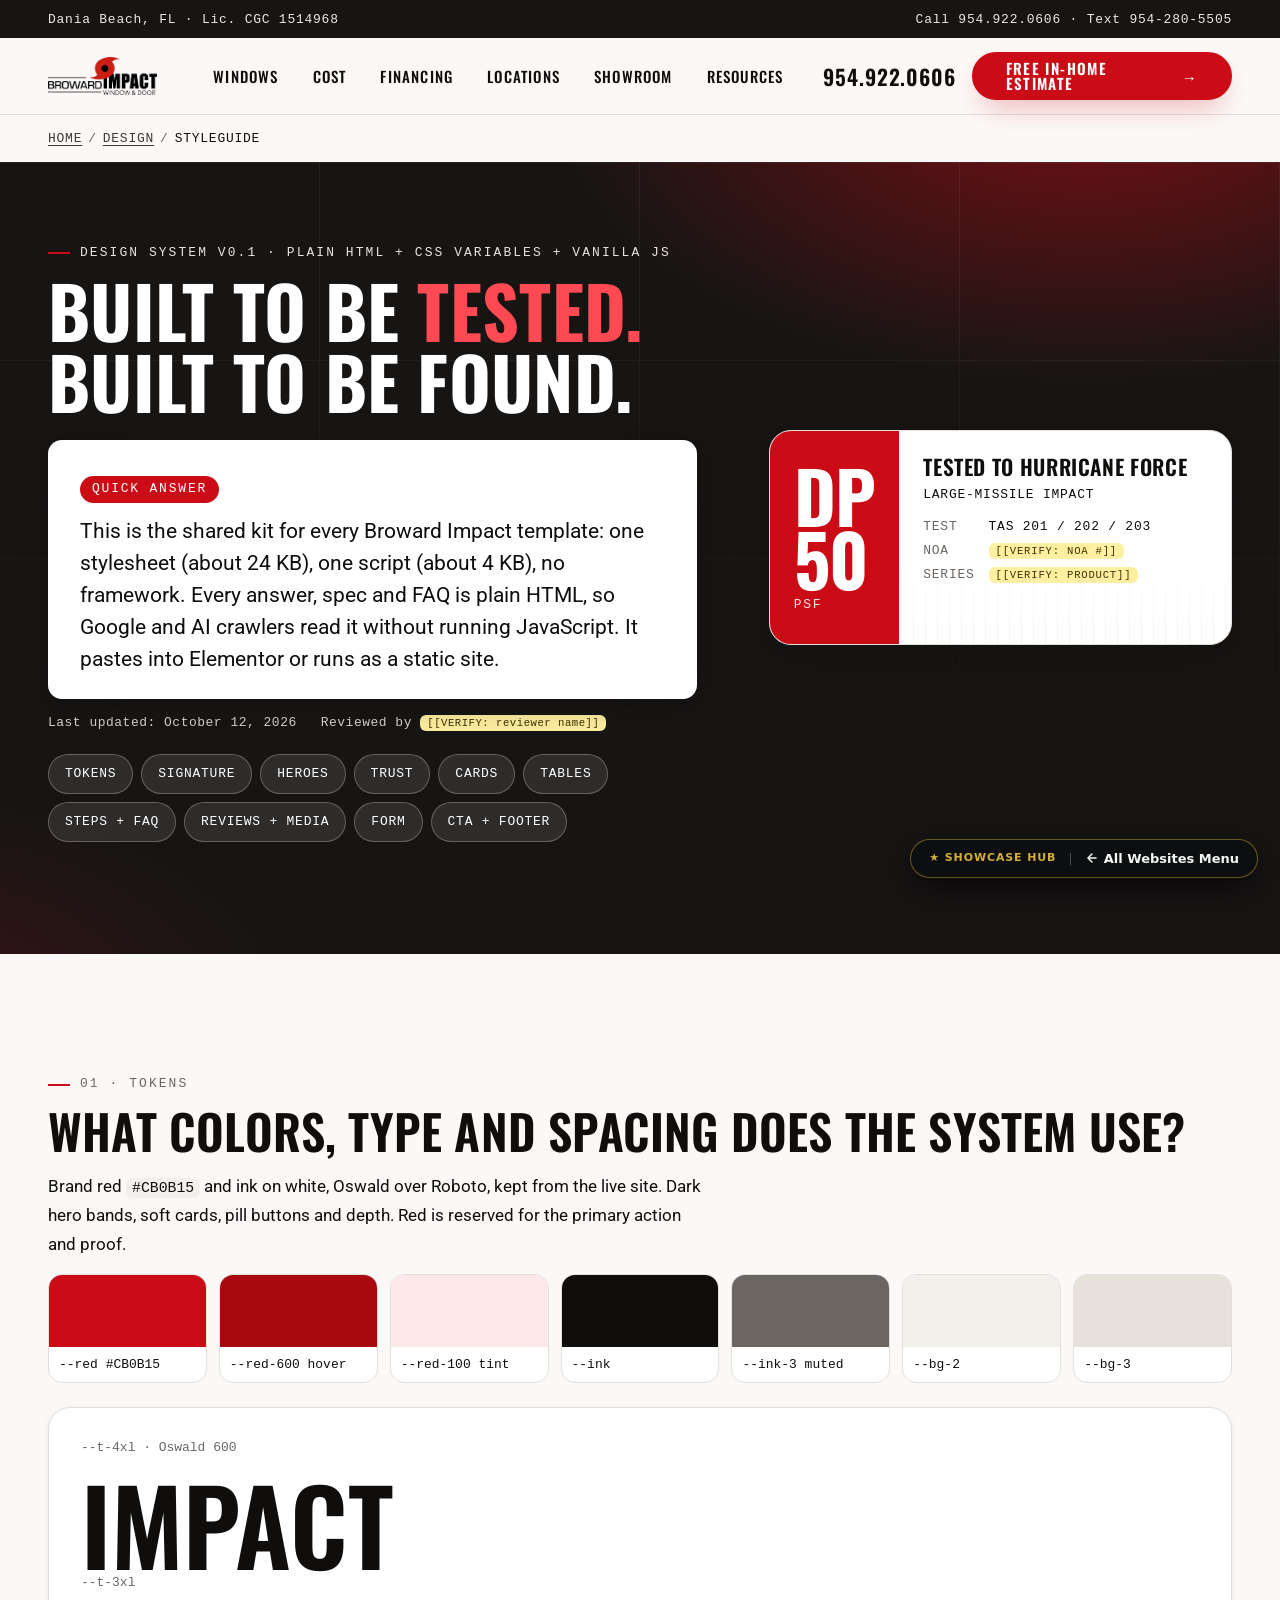
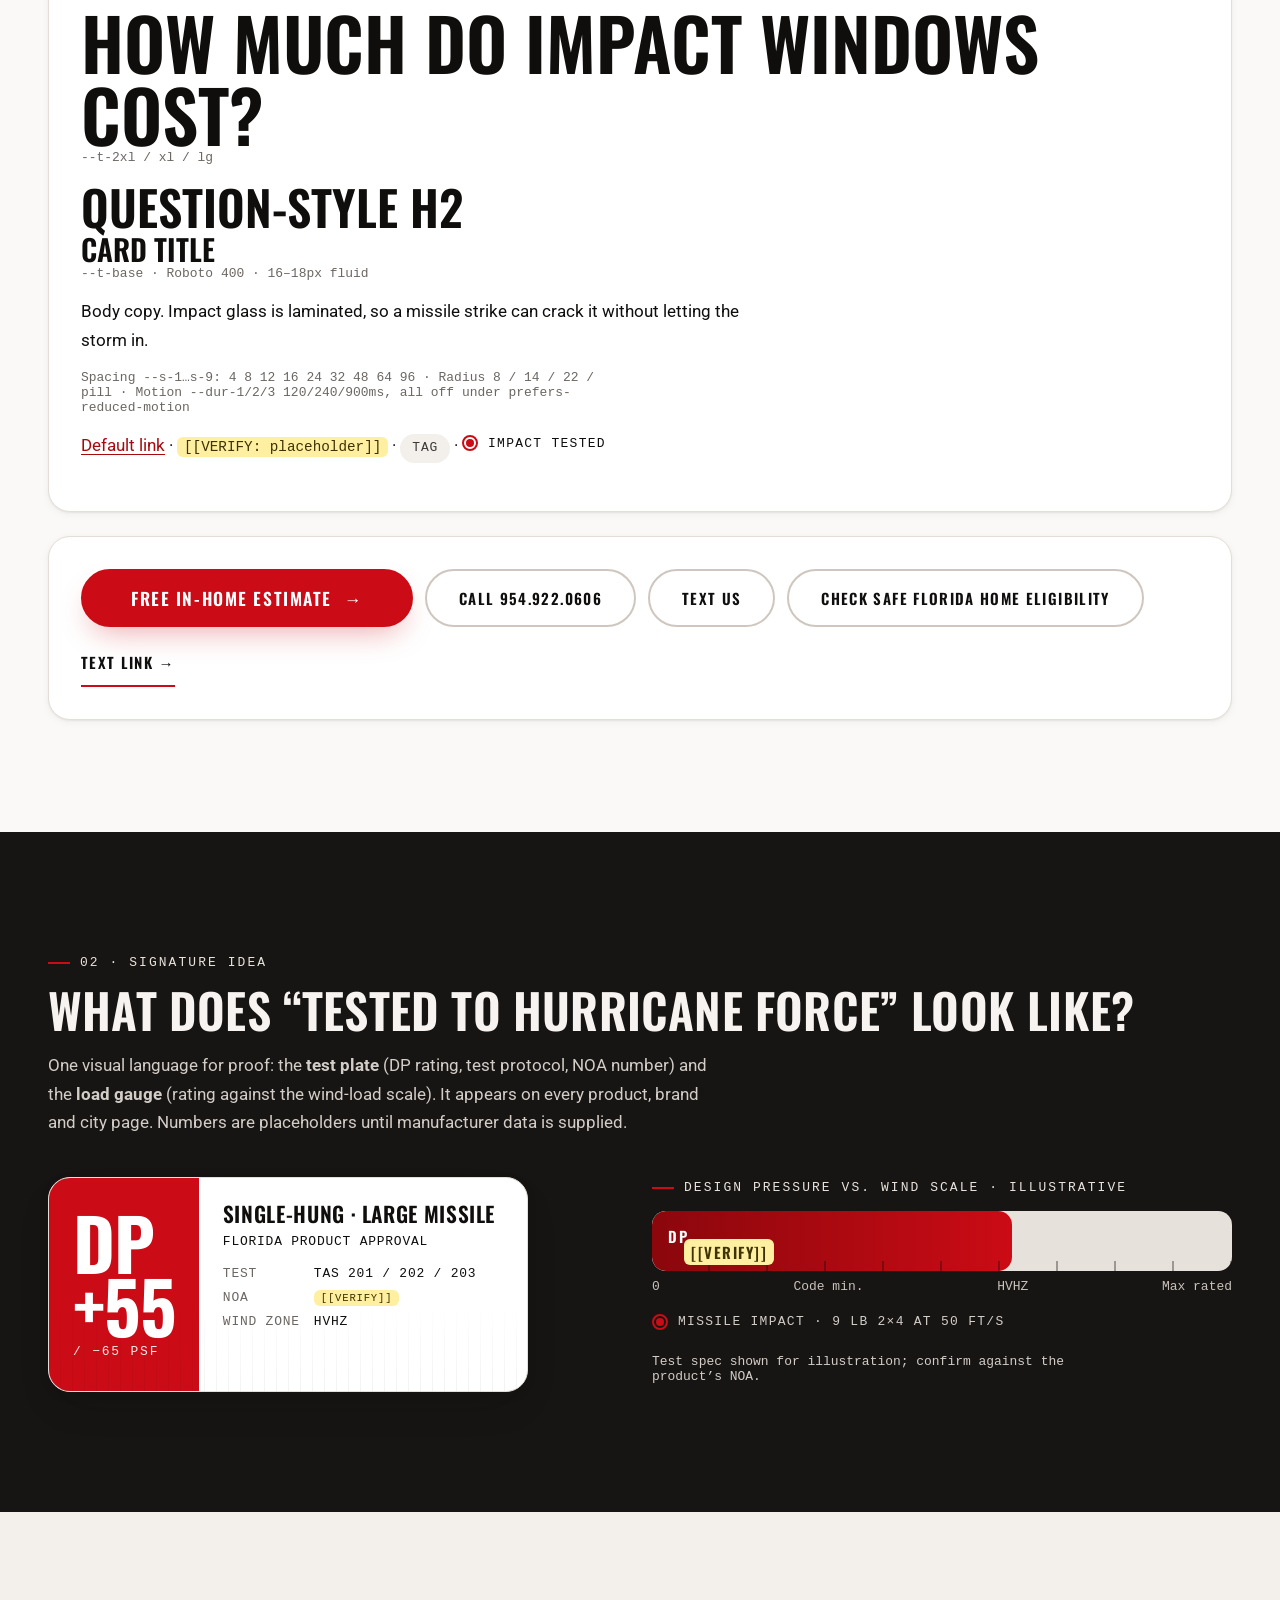
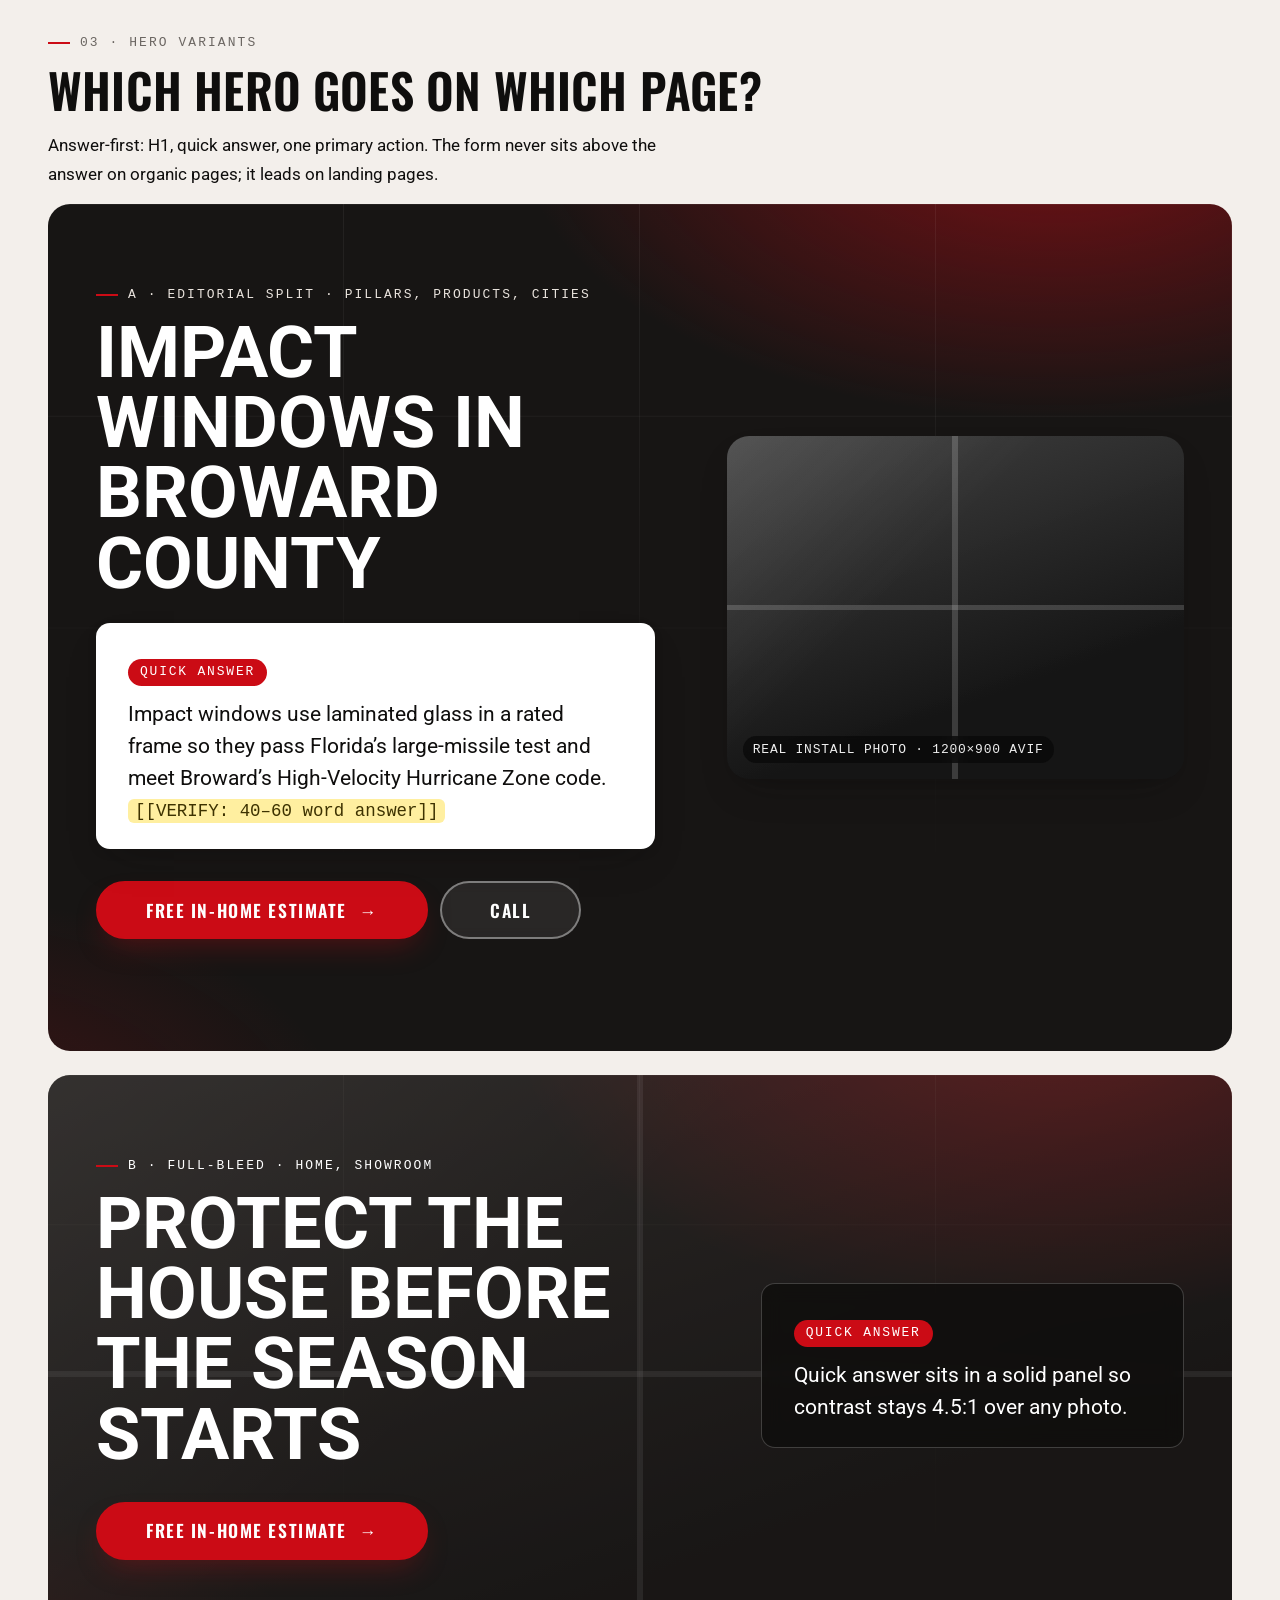
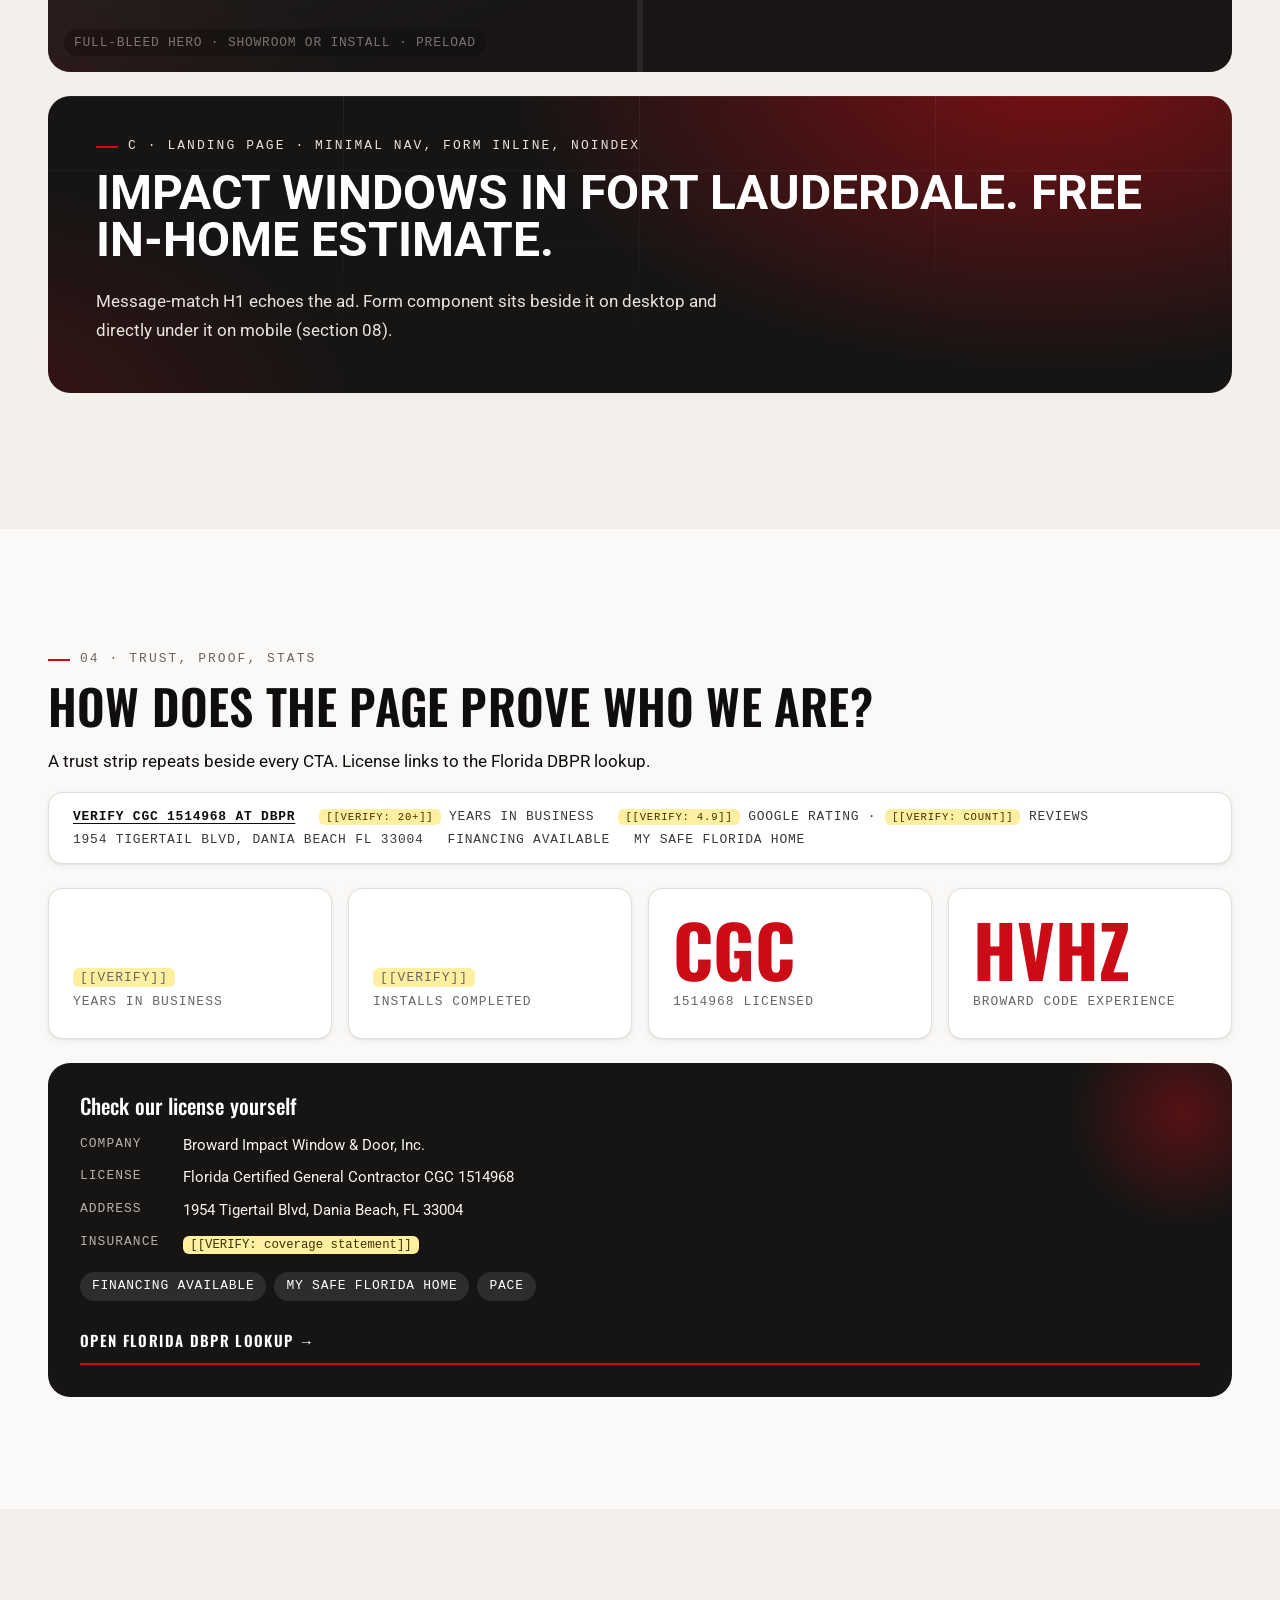
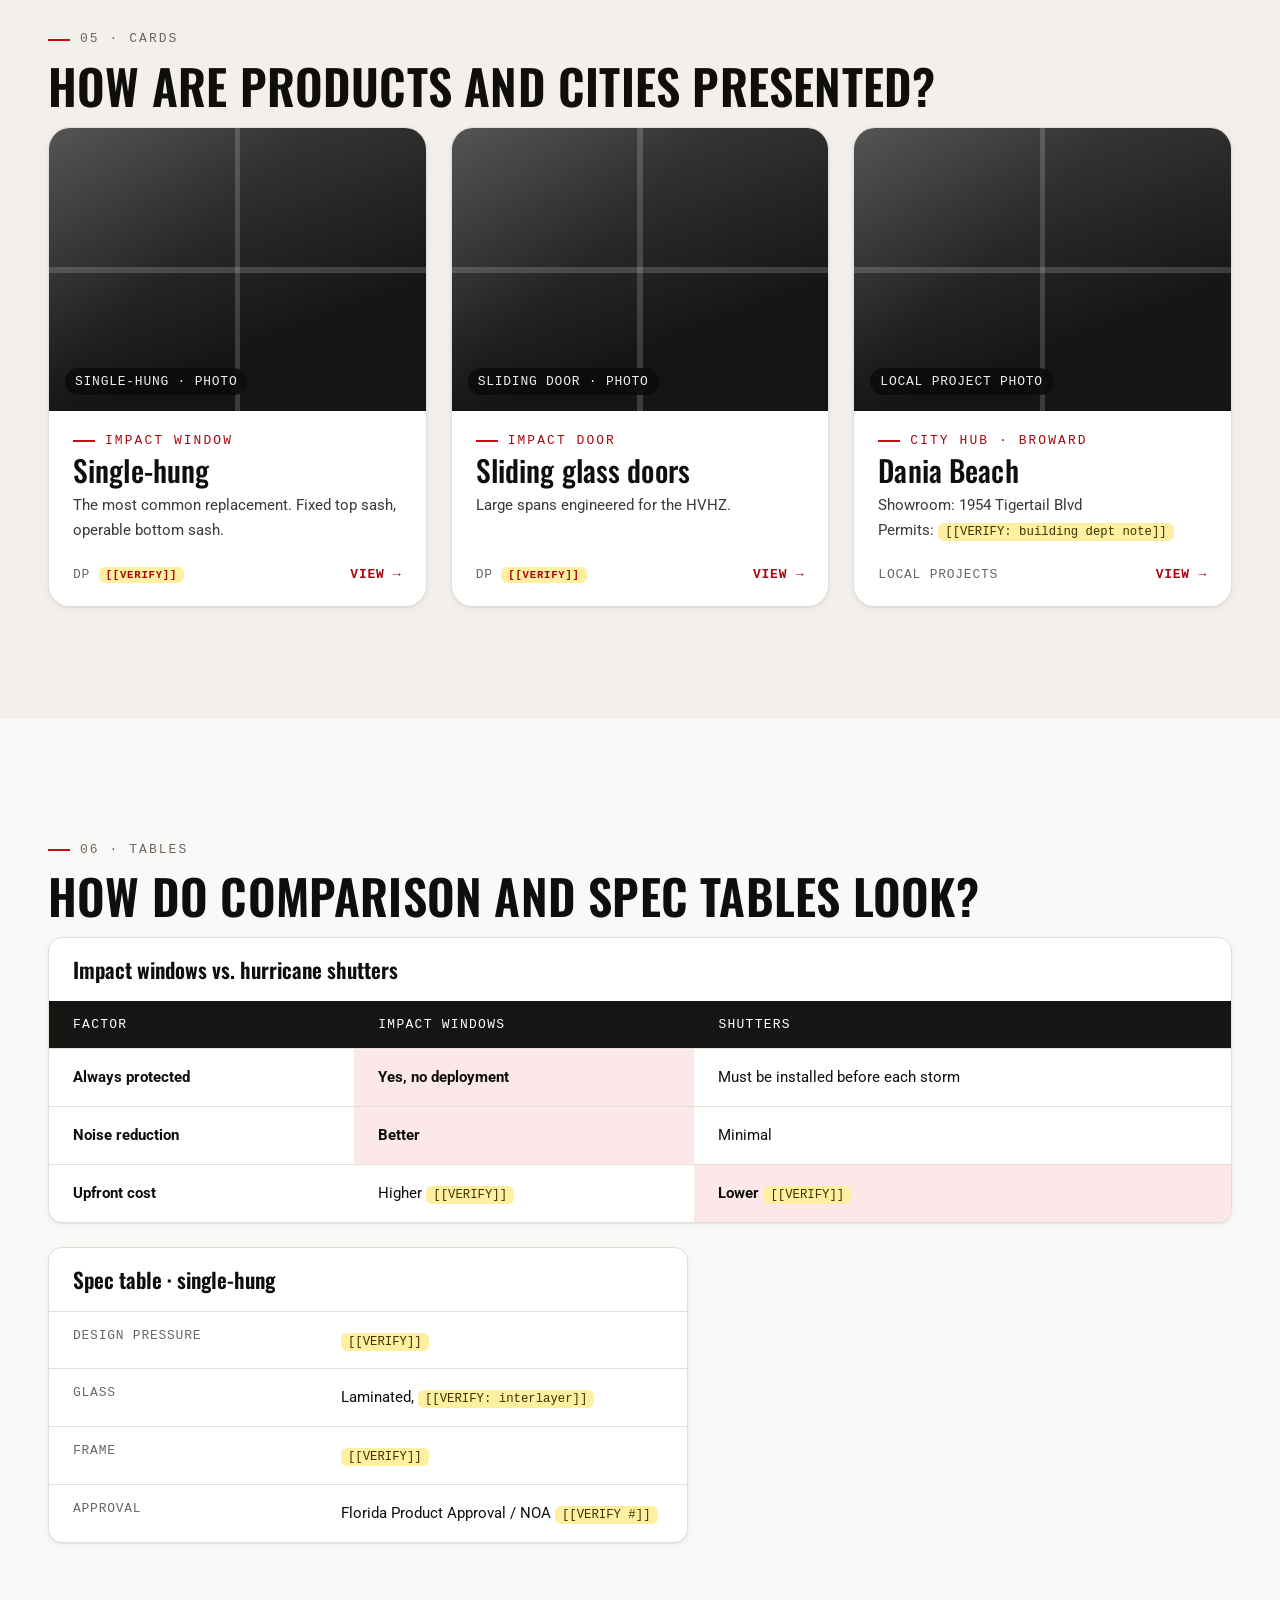
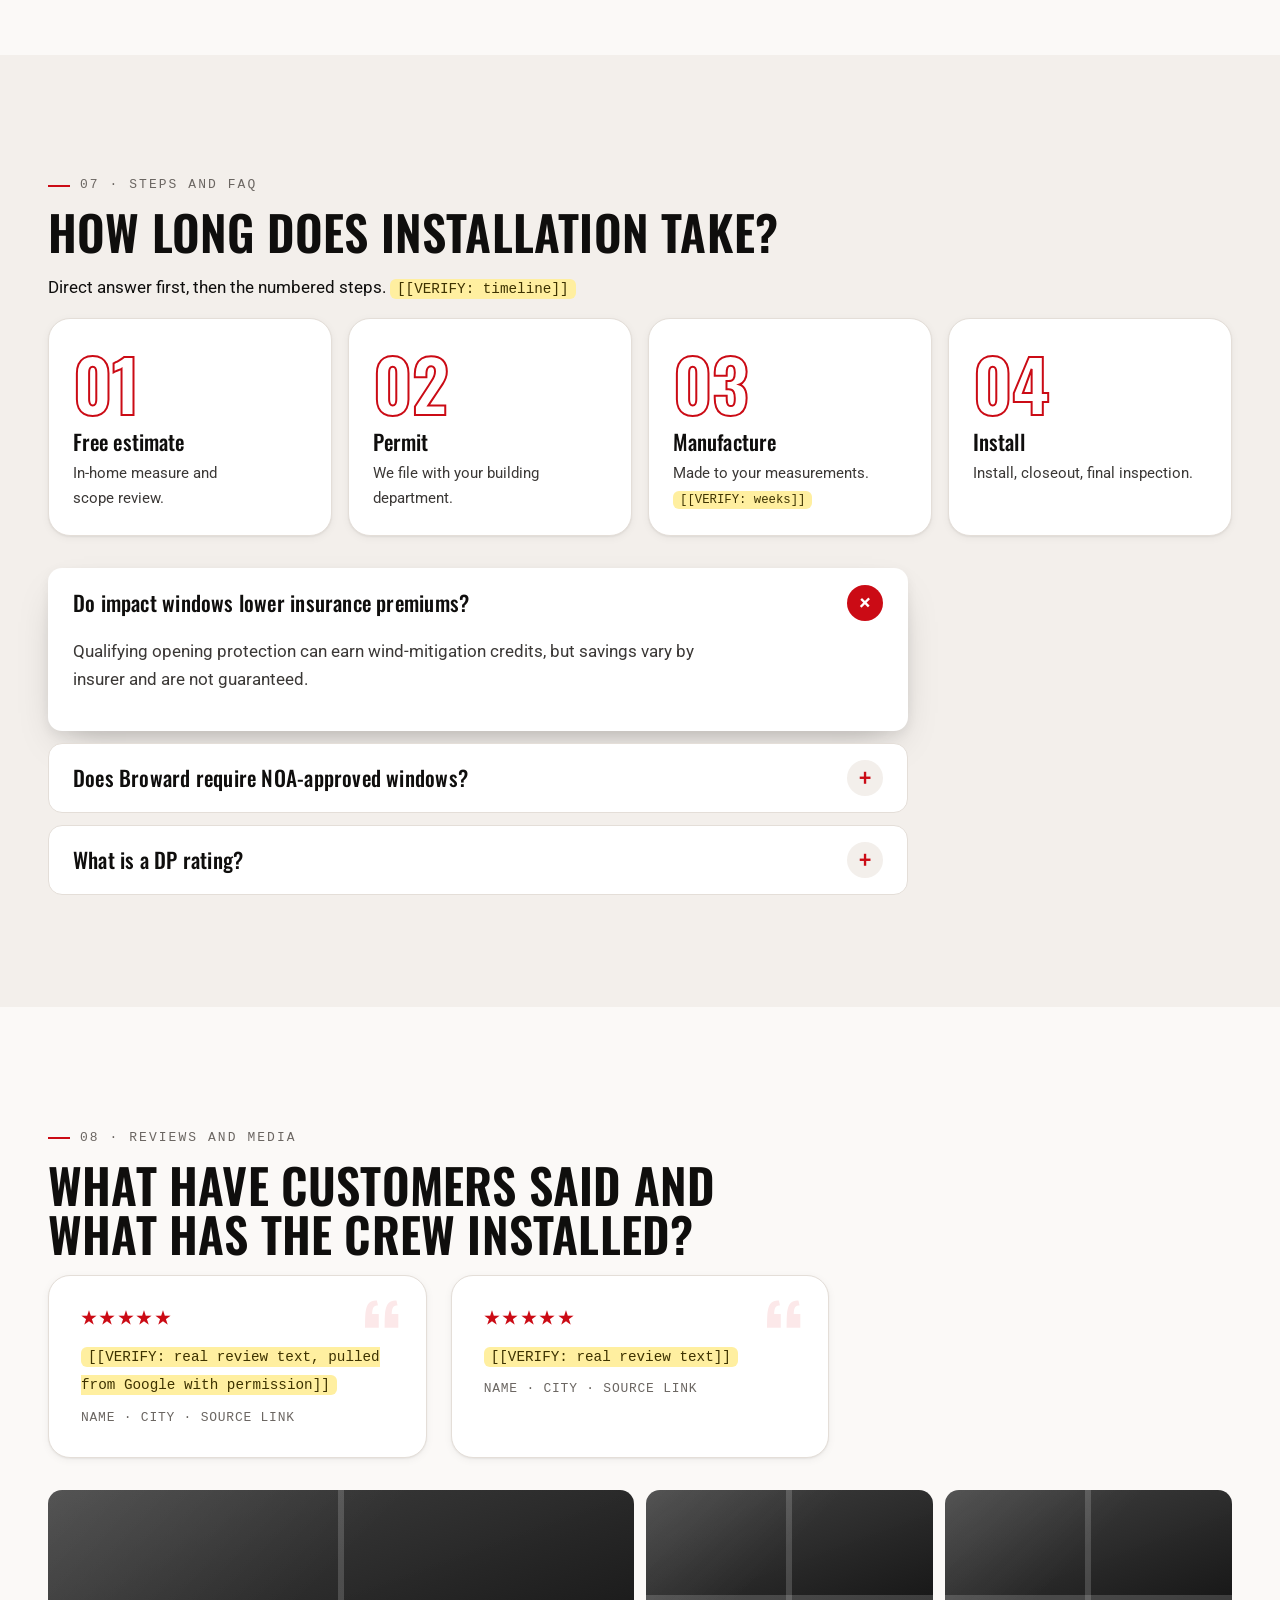
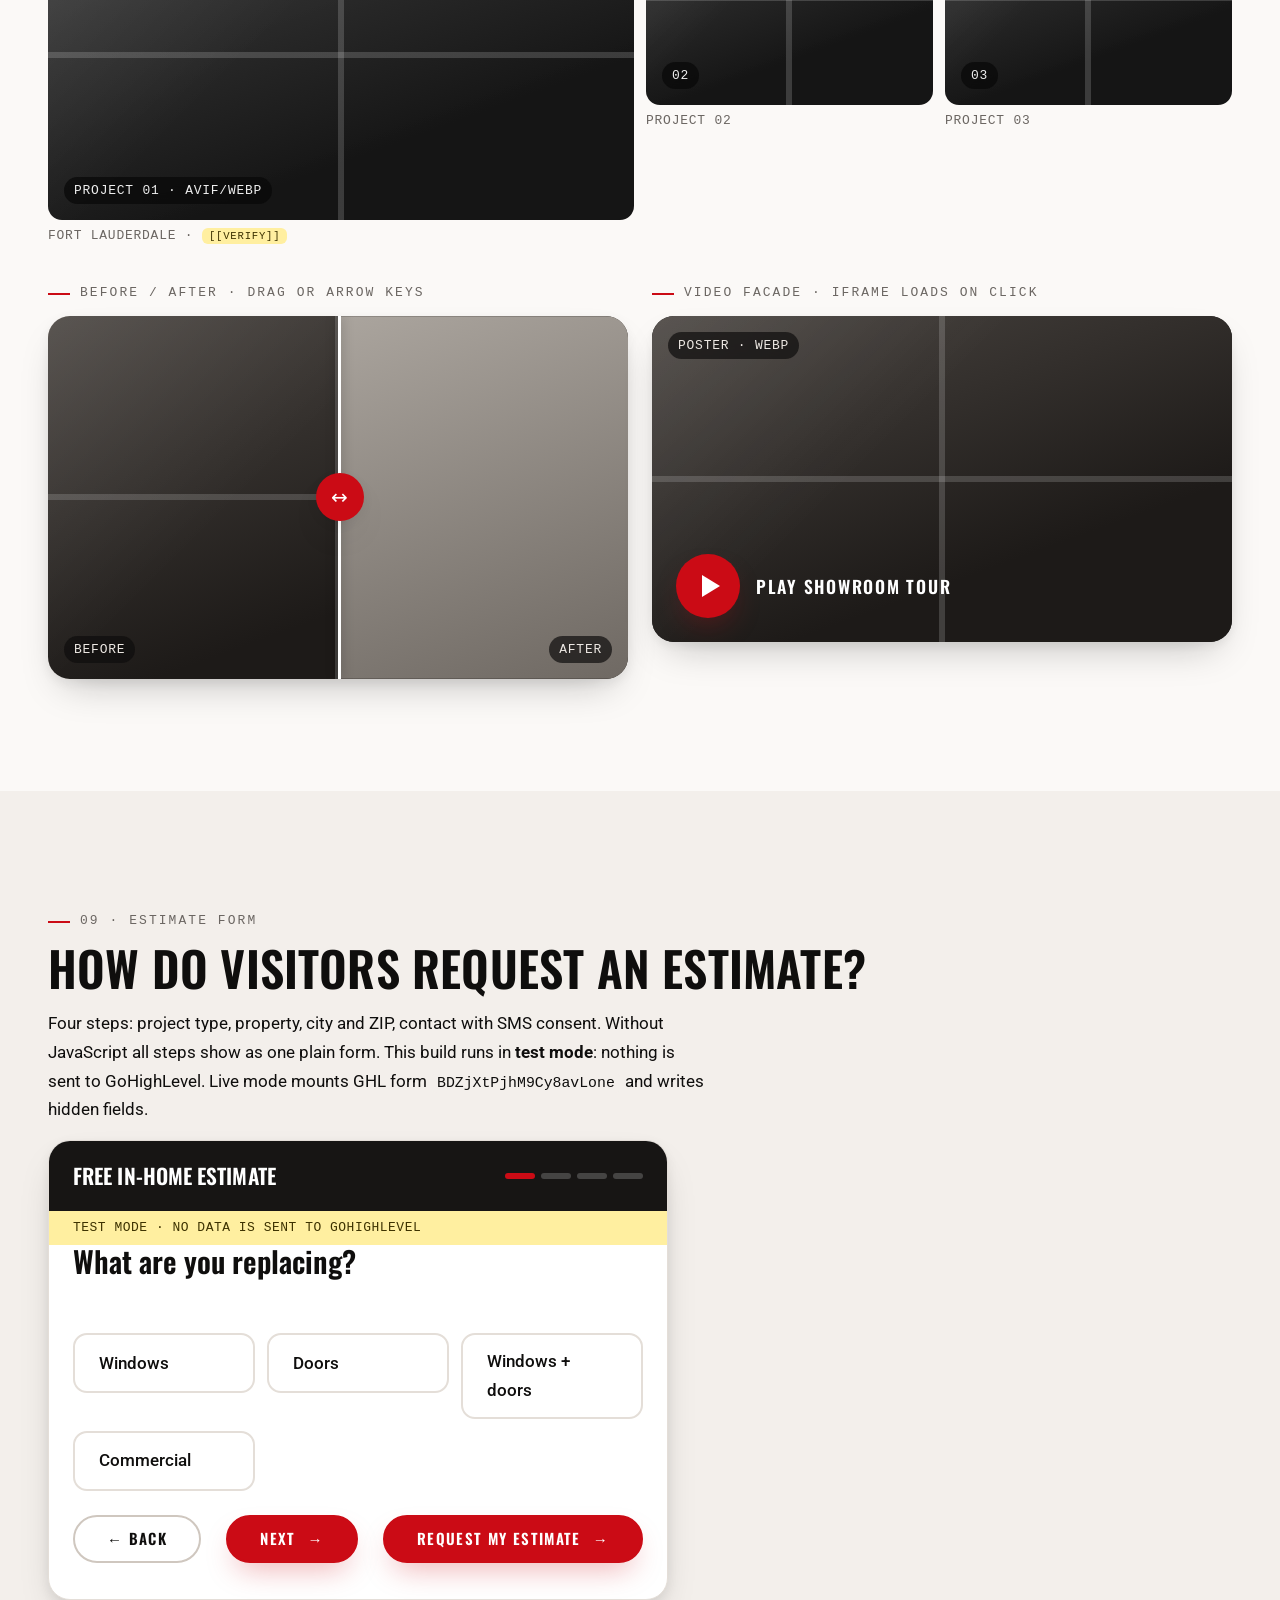
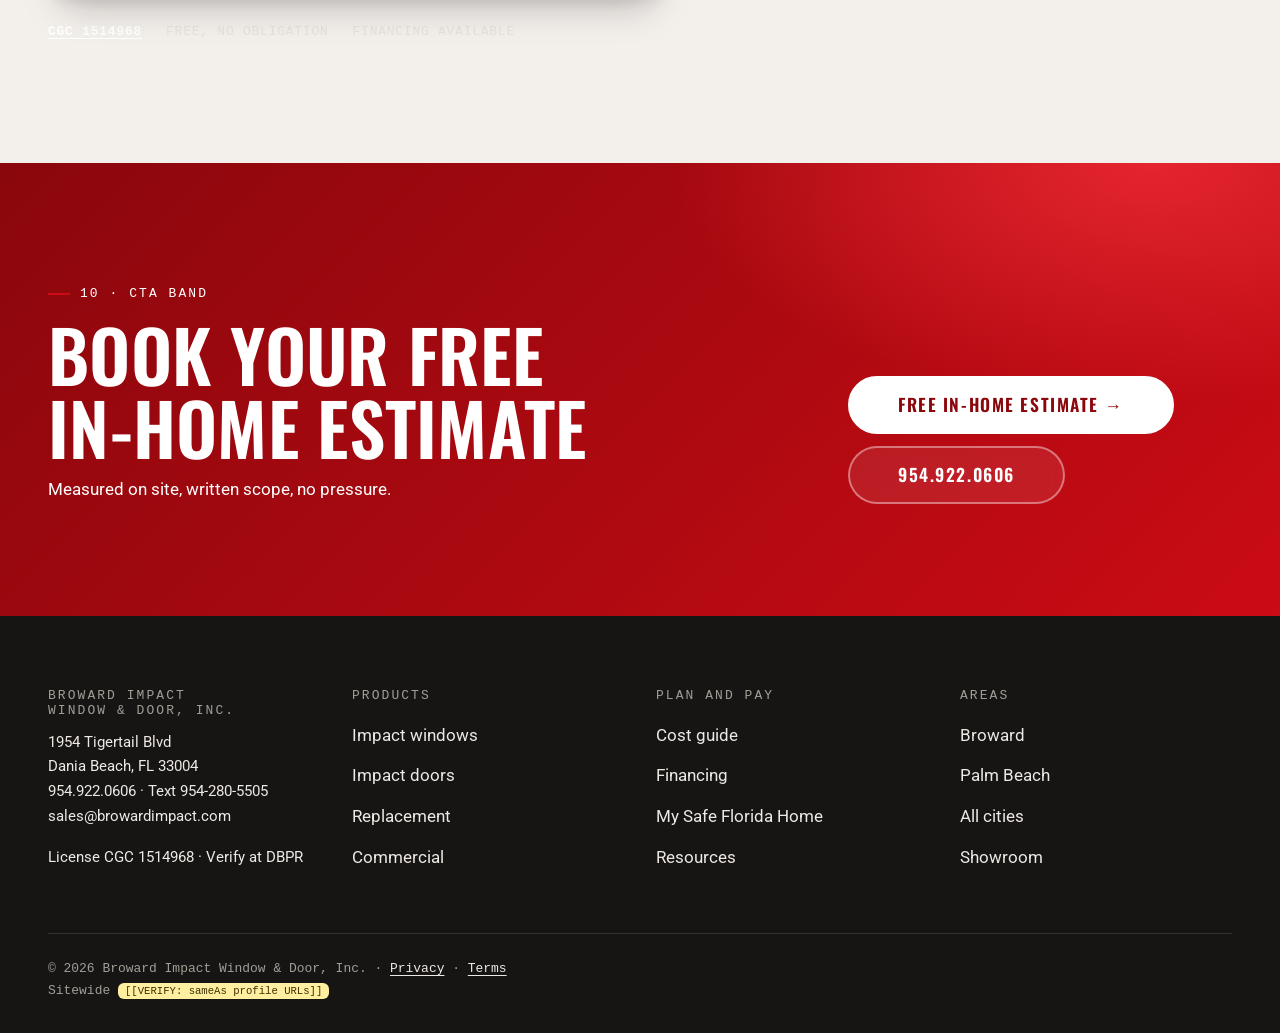
<file: 10-component-styleguide/index.html>
<!DOCTYPE html>
<html lang="en">
<head>
<meta charset="utf-8">
<meta name="viewport" content="width=device-width, initial-scale=1">
<title>Design System Styleguide | Broward Impact</title>
<meta name="description" content="Living styleguide for the Broward Impact Window & Door site rebuild: tokens and components.">
<meta name="robots" content="noindex,nofollow">
<link rel="canonical" href="https://www.browardimpact.com/design/styleguide/">
<link rel="preconnect" href="https://fonts.googleapis.com"><link rel="preconnect" href="https://fonts.gstatic.com" crossorigin>
<link href="https://fonts.googleapis.com/css2?family=Oswald:wght@500;600;700&family=Roboto:wght@400;500;700&display=swap" rel="stylesheet">
<link rel="icon" href="img/logo.webp" type="image/webp">
<link rel="stylesheet" href="css/broward.css">
</head>
<body>
<nav aria-label="Skip links"><a class="skip" href="#main">Skip to content</a></nav>

<div class="topbar" role="region" aria-label="Business details"><div class="wrap"><span>Dania Beach, FL · Lic. CGC 1514968</span><span><a href="tel:+19549220606">Call 954.922.0606</a> · <a href="sms:+19542805505">Text 954-280-5505</a></span></div></div>
<header class="hdr">
  <div class="wrap">
    <a class="hdr__logo" href="/" aria-label="Broward Impact Window and Door home"><img src="img/logo.webp" width="112" height="44" alt="Broward Impact Window &amp; Door" style="object-fit:contain"></a>
    <ul class="nav">
      <li><a href="/impact-windows/">Windows</a>
        <div class="mega"><div class="wrap">
          <div><span class="mega__label">Impact windows</span><ul><li><a href="/impact-windows/single-hung/">Single-hung</a></li><li><a href="/impact-windows/casement/">Casement</a></li><li><a href="/impact-windows/horizontal-roller/">Horizontal roller</a></li><li><a href="/impact-windows/picture-fixed/">Picture / fixed</a></li><li><a href="/impact-windows/">All impact windows</a></li></ul></div>
          <div><span class="mega__label">Impact doors</span><ul><li><a href="/impact-doors/entry-doors/">Entry doors</a></li><li><a href="/impact-doors/sliding-glass-doors/">Sliding glass</a></li><li><a href="/impact-doors/french-doors/">French doors</a></li><li><a href="/impact-doors/">All impact doors</a></li></ul></div>
          <div><span class="mega__label">Brands</span><ul><li><a href="/eswindows-impact-windows-manufacturer/">ES Windows</a></li><li><a href="/pgt-impact-windows-manufacturers/">PGT</a></li><li><a href="/marvin-impact-windows-manufacturer/">Marvin</a></li><li><a href="/florida-product-approval-noa-impact-windows/">NOA &amp; approvals</a></li></ul></div>
          <div><span class="mega__label">Other</span><ul><li><a href="/replacement-windows/">Replacement windows</a></li><li><a href="/commercial/">Commercial</a></li></ul></div>
        </div></div></li>
      <li><a href="/impact-windows-cost-broward-county/">Cost</a></li>
      <li><a href="/financing/">Financing</a>
        <div class="mega"><div class="wrap">
          <div><span class="mega__label">Pay for it</span><ul><li><a href="/financing/">Financing options</a></li><li><a href="/pace-financing/">PACE financing</a></li></ul></div>
          <div><span class="mega__label">Programs</span><ul><li><a href="/my-safe-florida-home-program-broward/">My Safe Florida Home</a></li><li><a href="/resources/impact-windows-insurance-discount-florida/">Insurance discounts</a></li></ul></div>
        </div></div></li>
      <li><a href="/location/">Locations</a>
        <div class="mega"><div class="wrap">
          <div><span class="mega__label">Counties</span><ul><li><a href="/broward-county-impact-windows/">Broward</a></li><li><a href="/palm-beach-county-impact-windows/">Palm Beach</a></li><li><a href="/miami-dade-county-impact-windows-code-compliant-protection/">Miami-Dade</a></li></ul></div>
          <div><span class="mega__label">Broward cities</span><ul><li><a href="/location/fort-lauderdale-impact-windows/">Fort Lauderdale</a></li><li><a href="/location/dania-beach-impact-windows/">Dania Beach</a></li><li><a href="/location/coral-springs-impact-windows/">Coral Springs</a></li><li><a href="/location/">All locations</a></li></ul></div>
        </div></div></li>
      <li><a href="/showroom/">Showroom</a></li>
      <li><a href="/resources/">Resources</a></li>
    </ul>
    <div class="hdr__cta"><a class="hdr__phone" href="tel:+19549220606">954.922.0606</a><a class="btn btn--primary" href="#estimate">Free In-Home Estimate <span class="arr" aria-hidden="true">→</span></a><button class="menu-btn" type="button" aria-expanded="false" aria-controls="mnav">MENU</button></div>
  </div>
  <nav class="mnav" id="mnav" aria-label="Mobile"><a href="/impact-windows/">Windows</a><a href="/impact-doors/">Doors</a><a href="/impact-windows-cost-broward-county/">Cost</a><a href="/financing/">Financing</a><a href="/location/">Locations</a><a href="/showroom/">Showroom</a><a href="/resources/">Resources</a></nav>
</header>

<main id="main">
<div class="wrap">
  <nav class="crumbs" aria-label="Breadcrumb"><ol><li><a href="/">Home</a></li><li><a href="/design/">Design</a></li><li aria-current="page">Styleguide</li></ol></nav>
</div>

<!-- INTRO -->
<section class="hero">
 <div class="wrap hero__grid">
  <div>
   <span class="eyebrow eyebrow--red">Design system v0.1 · plain HTML + CSS variables + vanilla JS</span>
   <h1>Built to be <em>tested.</em><br>Built to be found.</h1>
   <div class="qa"><p>This is the shared kit for every Broward Impact template: one stylesheet (about 24 KB), one script (about 4 KB), no framework. Every answer, spec and FAQ is plain HTML, so Google and AI crawlers read it without running JavaScript. It pastes into Elementor or runs as a static site.</p></div>
   <div class="meta"><span>Last updated: October 12, 2026</span><span>Reviewed by <span class="verify">[[VERIFY: reviewer name]]</span></span></div>
   <nav class="sg-nav" aria-label="Styleguide sections" style="margin-top:24px"><a href="#tokens">Tokens</a><a href="#signature">Signature</a><a href="#heroes">Heroes</a><a href="#trust">Trust</a><a href="#cards">Cards</a><a href="#tables">Tables</a><a href="#steps">Steps + FAQ</a><a href="#proof">Reviews + media</a><a href="#form">Form</a><a href="#cta">CTA + footer</a></nav>
  </div>
  <div class="plate plate--red" aria-label="Example test plate">
   <div class="plate__dp"><b>DP<br>50</b><small>PSF</small></div>
   <div class="plate__body"><strong>Tested to hurricane force</strong>Large-missile impact<dl><dt>Test</dt><dd>TAS 201 / 202 / 203</dd><dt>NOA</dt><dd><span class="verify">[[VERIFY: NOA #]]</span></dd><dt>Series</dt><dd><span class="verify">[[VERIFY: product]]</span></dd></dl></div>
  </div>
 </div>
</section>

<!-- TOKENS -->
<section class="section" id="tokens"><div class="wrap">
 <span class="eyebrow">01 · Tokens</span><h2>What colors, type and spacing does the system use?</h2>
 <p>Brand red <code>#CB0B15</code> and ink on white, Oswald over Roboto, kept from the live site. Dark hero bands, soft cards, pill buttons and depth. Red is reserved for the primary action and proof.</p>
 <div class="sg-sw">
  <div><i style="background:var(--red)"></i><span>--red #CB0B15</span></div><div><i style="background:var(--red-600)"></i><span>--red-600 hover</span></div><div><i style="background:var(--red-100)"></i><span>--red-100 tint</span></div>
  <div><i style="background:var(--ink)"></i><span>--ink</span></div><div><i style="background:var(--ink-3)"></i><span>--ink-3 muted</span></div><div><i style="background:var(--bg-2)"></i><span>--bg-2</span></div><div><i style="background:var(--bg-3)"></i><span>--bg-3</span></div>
 </div>
 <div class="sg-demo">
  <p class="sg-code">--t-4xl · Oswald 600</p><div style="font:600 var(--t-4xl)/1 var(--font-head);text-transform:uppercase">Impact</div>
  <p class="sg-code">--t-3xl</p><div style="font:600 var(--t-3xl)/1 var(--font-head);text-transform:uppercase">How much do impact windows cost?</div>
  <p class="sg-code">--t-2xl / xl / lg</p><div style="font:600 var(--t-2xl)/1.1 var(--font-head);text-transform:uppercase">Question-style H2</div><div style="font:600 var(--t-xl)/1.1 var(--font-head);text-transform:uppercase">Card title</div>
  <p class="sg-code">--t-base · Roboto 400 · 16–18px fluid</p><p>Body copy. Impact glass is laminated, so a missile strike can crack it without letting the storm in.</p>
  <p class="sg-code">Spacing --s-1…s-9: 4 8 12 16 24 32 48 64 96 · Radius 8 / 14 / 22 / pill · Motion --dur-1/2/3 120/240/900ms, all off under prefers-reduced-motion</p>
  <p><a href="#tokens">Default link</a> · <span class="verify">[[VERIFY: placeholder]]</span> · <span class="tag">Tag</span> · <span class="impact"><i></i>Impact tested</span></p>
 </div>
 <div class="sg-demo" style="display:flex;flex-wrap:wrap;gap:12px">
  <a class="btn btn--primary btn--lg" href="#estimate">Free In-Home Estimate <span class="arr" aria-hidden="true">→</span></a>
  <a class="btn" href="tel:+19549220606">Call 954.922.0606</a>
  <a class="btn" href="sms:+19542805505">Text us</a>
  <a class="btn" href="/my-safe-florida-home-program-broward/">Check Safe Florida Home eligibility</a>
  <a class="link-arrow" href="#tokens">Text link →</a>
 </div>
</div></section>

<!-- SIGNATURE -->
<section class="section section--dark" id="signature"><div class="wrap">
 <span class="eyebrow">02 · Signature idea</span><h2>What does “tested to hurricane force” look like?</h2>
 <p>One visual language for proof: the <b>test plate</b> (DP rating, test protocol, NOA number) and the <b>load gauge</b> (rating against the wind-load scale). It appears on every product, brand and city page. Numbers are placeholders until manufacturer data is supplied.</p>
 <div class="grid grid--2" style="margin-top:32px;align-items:center">
  <div><div class="plate plate--red"><div class="plate__dp"><b>DP<br>+55</b><small>/ −65 PSF</small></div><div class="plate__body"><strong>Single-hung · Large missile</strong>Florida Product Approval<dl><dt>Test</dt><dd>TAS 201 / 202 / 203</dd><dt>NOA</dt><dd><span class="verify">[[VERIFY]]</span></dd><dt>Wind zone</dt><dd>HVHZ</dd></dl></div></div></div>
  <div><p class="eyebrow">Design pressure vs. wind scale · illustrative</p><div class="gauge" style="--v:62%" role="img" aria-label="Illustrative gauge: rating at 62 percent of scale"><span>DP <span class="verify" style="color:#3D3200">[[VERIFY]]</span></span></div><div class="gauge-scale"><span>0</span><span>Code min.</span><span>HVHZ</span><span>Max rated</span></div><p style="margin-top:16px"><span class="impact"><i></i>Missile impact · 9 lb 2×4 at 50 ft/s</span></p><p class="sg-code">Test spec shown for illustration; confirm against the product’s NOA.</p></div>
 </div>
</div></section>

<!-- HEROES -->
<section class="section section--alt" id="heroes"><div class="wrap">
 <span class="eyebrow">03 · Hero variants</span><h2>Which hero goes on which page?</h2>
 <p>Answer-first: H1, quick answer, one primary action. The form never sits above the answer on organic pages; it leads on landing pages.</p>
</div>
<div class="hero hero--split" style="border-radius:var(--r-3);margin:0 var(--gutter) var(--s-5)"><div class="wrap hero__grid">
 <div><span class="eyebrow eyebrow--red">A · Editorial split · pillars, products, cities</span><p class="h1">Impact windows in Broward County</p><div class="qa"><p>Impact windows use laminated glass in a rated frame so they pass Florida’s large-missile test and meet Broward’s High-Velocity Hurricane Zone code. <span class="verify">[[VERIFY: 40–60 word answer]]</span></p></div><div class="hero__ctas"><a class="btn btn--primary btn--lg" href="#estimate">Free In-Home Estimate <span class="arr" aria-hidden="true">→</span></a><a class="btn btn--lg" href="tel:+19549220606">Call</a></div></div>
 <div class="ph grayscale" style="--ar:4/3"><span>Real install photo · 1200×900 AVIF</span></div>
</div></div>
<div class="hero hero--full" style="border-radius:var(--r-3);margin:0 var(--gutter) var(--s-5)"><div class="ph"><span>Full-bleed hero · showroom or install · preload</span></div><div class="wrap hero__grid"><div><span class="eyebrow" style="color:#fff">B · Full-bleed · home, showroom</span><p class="h1" style="color:#fff">Protect the house before the season starts</p><div class="hero__ctas"><a class="btn btn--primary btn--lg" href="#estimate">Free In-Home Estimate <span class="arr" aria-hidden="true">→</span></a></div></div><div class="qa"><p>Quick answer sits in a solid panel so contrast stays 4.5:1 over any photo.</p></div></div></div>
<div class="hero hero--lp" style="border-radius:var(--r-3);margin:0 var(--gutter) var(--s-5)"><div class="wrap hero__grid" style="grid-template-columns:1fr;"><div><span class="eyebrow eyebrow--red">C · Landing page · minimal nav, form inline, noindex</span><p class="h1" style="font-size:var(--t-2xl)">Impact windows in Fort Lauderdale. Free in-home estimate.</p><p>Message-match H1 echoes the ad. Form component sits beside it on desktop and directly under it on mobile (section 08).</p></div></div></div>
</section>

<!-- TRUST -->
<section class="section" id="trust"><div class="wrap">
 <span class="eyebrow">04 · Trust, proof, stats</span><h2>How does the page prove who we are?</h2>
 <p>A trust strip repeats beside every CTA. License links to the Florida DBPR lookup.</p>
 <div class="trust trust--bar"><a href="https://www.myfloridalicense.com/wl11.asp?SID=&mode=0&p_LicNum=CGC1514968&page=1" rel="external noopener">Verify CGC 1514968 at DBPR</a><span><b><span class="verify">[[VERIFY: 20+]]</span></b> years in business</span><span><b><span class="verify">[[VERIFY: 4.9]]</span></b> Google rating · <span class="verify">[[VERIFY: count]]</span> reviews</span><span>1954 Tigertail Blvd, Dania Beach FL 33004</span><span>Financing available</span><span>My Safe Florida Home</span></div>
 <div class="stats" style="margin-top:24px"><div><b><span class="verify">[[VERIFY]]</span></b><span>Years in business</span></div><div><b><span class="verify">[[VERIFY]]</span></b><span>Installs completed</span></div><div><b>CGC</b><span>1514968 licensed</span></div><div><b>HVHZ</b><span>Broward code experience</span></div></div>
 <div class="license" style="margin-top:24px"><h3 style="margin:0;font-size:var(--t-lg)">Check our license yourself</h3><dl><dt>Company</dt><dd>Broward Impact Window &amp; Door, Inc.</dd><dt>License</dt><dd>Florida Certified General Contractor CGC 1514968</dd><dt>Address</dt><dd>1954 Tigertail Blvd, Dania Beach, FL 33004</dd><dt>Insurance</dt><dd><span class="verify">[[VERIFY: coverage statement]]</span></dd></dl><div class="badges"><span class="tag">Financing available</span><span class="tag">My Safe Florida Home</span><span class="tag">PACE</span></div><a class="link-arrow" href="https://www.myfloridalicense.com/wl11.asp?SID=&mode=0&p_LicNum=CGC1514968&page=1" rel="external noopener">Open Florida DBPR lookup →</a></div>
</div></section>

<!-- CARDS -->
<section class="section section--alt" id="cards"><div class="wrap">
 <span class="eyebrow">05 · Cards</span><h2>How are products and cities presented?</h2>
 <div class="cards">
  <a class="card" href="/impact-windows/single-hung/"><div class="ph grayscale" style="--ar:4/3"><span>Single-hung · photo</span></div><div class="card__body"><span class="eyebrow eyebrow--red" style="margin:0">Impact window</span><h3>Single-hung</h3><p>The most common replacement. Fixed top sash, operable bottom sash.</p><div class="card__meta"><span>DP <span class="verify">[[VERIFY]]</span></span><span>View →</span></div></div></a>
  <a class="card" href="/impact-doors/sliding-glass-doors/"><div class="ph grayscale" style="--ar:4/3"><span>Sliding door · photo</span></div><div class="card__body"><span class="eyebrow eyebrow--red" style="margin:0">Impact door</span><h3>Sliding glass doors</h3><p>Large spans engineered for the HVHZ.</p><div class="card__meta"><span>DP <span class="verify">[[VERIFY]]</span></span><span>View →</span></div></div></a>
  <a class="card card--city" href="/location/dania-beach-impact-windows/"><div class="ph grayscale"><span>Local project photo</span></div><div class="card__body"><span class="eyebrow eyebrow--red" style="margin:0">City hub · Broward</span><h3>Dania Beach</h3><ul><li>Showroom: 1954 Tigertail Blvd</li><li>Permits: <span class="verify">[[VERIFY: building dept note]]</span></li></ul><div class="card__meta"><span>Local projects</span><span>View →</span></div></div></a>
 </div>
</div></section>

<!-- TABLES -->
<section class="section" id="tables"><div class="wrap">
 <span class="eyebrow">06 · Tables</span><h2>How do comparison and spec tables look?</h2>
 <div class="tbl-wrap"><table class="tbl-cmp"><caption>Impact windows vs. hurricane shutters</caption><thead><tr><th scope="col">Factor</th><th scope="col">Impact windows</th><th scope="col">Shutters</th></tr></thead><tbody><tr><th scope="row">Always protected</th><td class="win">Yes, no deployment</td><td>Must be installed before each storm</td></tr><tr><th scope="row">Noise reduction</th><td class="win">Better</td><td>Minimal</td></tr><tr><th scope="row">Upfront cost</th><td>Higher <span class="verify">[[VERIFY]]</span></td><td class="win">Lower <span class="verify">[[VERIFY]]</span></td></tr></tbody></table></div>
 <div class="tbl-wrap" style="margin-top:24px;max-width:640px"><table class="tbl-spec"><caption>Spec table · single-hung</caption><tbody><tr><th scope="row">Design pressure</th><td><span class="verify">[[VERIFY]]</span></td></tr><tr><th scope="row">Glass</th><td>Laminated, <span class="verify">[[VERIFY: interlayer]]</span></td></tr><tr><th scope="row">Frame</th><td><span class="verify">[[VERIFY]]</span></td></tr><tr><th scope="row">Approval</th><td>Florida Product Approval / NOA <span class="verify">[[VERIFY #]]</span></td></tr></tbody></table></div>
</div></section>

<!-- STEPS + FAQ -->
<section class="section section--alt" id="steps"><div class="wrap">
 <span class="eyebrow">07 · Steps and FAQ</span><h2>How long does installation take?</h2>
 <p>Direct answer first, then the numbered steps. <span class="verify">[[VERIFY: timeline]]</span></p>
 <ol class="steps steps--h"><li><h3>Free estimate</h3><p>In-home measure and scope review.</p></li><li><h3>Permit</h3><p>We file with your building department.</p></li><li><h3>Manufacture</h3><p>Made to your measurements. <span class="verify">[[VERIFY: weeks]]</span></p></li><li><h3>Install</h3><p>Install, closeout, final inspection.</p></li></ol>
 <div class="faq" style="margin-top:32px;max-width:860px">
  <details open><summary>Do impact windows lower insurance premiums?</summary><div class="a"><p>Qualifying opening protection can earn wind-mitigation credits, but savings vary by insurer and are not guaranteed.</p></div></details>
  <details><summary>Does Broward require NOA-approved windows?</summary><div class="a"><p>Broward is in the High-Velocity Hurricane Zone, so products need Florida Product Approval or a Miami-Dade NOA. <span class="verify">[[VERIFY]]</span></p></div></details>
  <details><summary>What is a DP rating?</summary><div class="a"><p>Design pressure: the wind load in pounds per square foot a product is rated to withstand.</p></div></details>
 </div>
</div></section>

<!-- PROOF -->
<section class="section" id="proof"><div class="wrap">
 <span class="eyebrow">08 · Reviews and media</span><h2>What have customers said and what has the crew installed?</h2>
 <div class="cards">
  <figure class="review" style="margin:0"><div class="stars" aria-label="5 of 5 stars">★★★★★</div><blockquote><span class="verify">[[VERIFY: real review text, pulled from Google with permission]]</span></blockquote><footer>Name · City · Source link</footer></figure>
  <figure class="review" style="margin:0"><div class="stars" aria-label="5 of 5 stars">★★★★★</div><blockquote><span class="verify">[[VERIFY: real review text]]</span></blockquote><footer>Name · City · Source link</footer></figure>
 </div>
 <div class="gallery" style="margin-top:32px">
  <figure class="wide"><div class="ph grayscale" style="--ar:16/9"><span>Project 01 · AVIF/WebP</span></div><figcaption>Fort Lauderdale · <span class="verify">[[VERIFY]]</span></figcaption></figure>
  <figure><div class="ph grayscale"><span>02</span></div><figcaption>Project 02</figcaption></figure>
  <figure><div class="ph grayscale"><span>03</span></div><figcaption>Project 03</figcaption></figure>
 </div>
 <div class="grid grid--2" style="margin-top:32px">
  <div><p class="eyebrow">Before / after · drag or arrow keys</p><div class="ba"><div class="ph"><span>Before</span></div><div class="ph after"><span>After</span></div><div class="ba__bar"></div><input type="range" min="0" max="100" value="50" aria-label="Before and after slider"></div></div>
  <div><p class="eyebrow">Video facade · iframe loads on click</p><button class="vid" type="button" data-yt="" aria-label="Play showroom tour"><div class="ph"><span aria-hidden="true">Poster · WebP</span></div><span class="vid__play"><i></i>Play showroom tour</span></button></div>
 </div>
</div></section>

<!-- FORM -->
<section class="section section--alt" id="form"><div class="wrap">
 <span class="eyebrow">09 · Estimate form</span><h2>How do visitors request an estimate?</h2>
 <p>Four steps: project type, property, city and ZIP, contact with SMS consent. Without JavaScript all steps show as one plain form. This build runs in <b>test mode</b>: nothing is sent to GoHighLevel. Live mode mounts GHL form <code>BDZjXtPjhM9Cy8avLone</code> and writes hidden fields.</p>
 <div style="max-width:620px" id="estimate-form">
 <form class="form" data-bw-form data-test-mode data-ghl-id="BDZjXtPjhM9Cy8avLone" action="#" method="post" novalidate>
  <div class="form__head"><h3>Free in-home estimate</h3><ol class="form__prog" aria-hidden="true"><li class="on"></li><li></li><li></li><li></li></ol></div>
  <div class="form__test">Test mode · no data is sent to GoHighLevel</div>
  <fieldset data-step data-auto class="is-on"><legend>What are you replacing?</legend><div class="opts"><label class="opt"><input type="radio" name="project_type" value="windows" required><span>Windows</span></label><label class="opt"><input type="radio" name="project_type" value="doors"><span>Doors</span></label><label class="opt"><input type="radio" name="project_type" value="both"><span>Windows + doors</span></label><label class="opt"><input type="radio" name="project_type" value="commercial"><span>Commercial</span></label></div></fieldset>
  <fieldset data-step data-auto><legend>About the property</legend><div class="opts"><label class="opt"><input type="radio" name="property_type" value="single-family" required><span>Single-family home</span></label><label class="opt"><input type="radio" name="property_type" value="condo"><span>Condo / townhome</span></label><label class="opt"><input type="radio" name="property_type" value="multifamily"><span>Multifamily / building</span></label></div></fieldset>
  <fieldset data-step><legend>Where is it?</legend><div class="field"><label for="f-city">City</label><input class="input" id="f-city" name="city" autocomplete="address-level2" required></div><div class="field"><label for="f-zip">ZIP</label><input class="input" id="f-zip" name="zip" inputmode="numeric" pattern="[0-9]{5}" autocomplete="postal-code" required></div></fieldset>
  <fieldset data-step><legend>Where do we send your estimate?</legend>
   <div class="field"><label for="f-name">Name</label><input class="input" id="f-name" name="name" autocomplete="name" required></div>
   <div class="field"><label for="f-phone">Mobile phone</label><input class="input" id="f-phone" name="phone" type="tel" autocomplete="tel" required></div>
   <div class="field"><label for="f-email">Email</label><input class="input" id="f-email" name="email" type="email" autocomplete="email" required></div>
   <div class="field"><label for="f-hear">How did you hear about us?</label><select class="input" id="f-hear" name="hear_about_us"><option value="">Select</option><option>Google search</option><option>Google Ads</option><option>Facebook / Instagram</option><option>AI assistant (ChatGPT, Google AI, etc.)</option><option>Friend or neighbor</option><option>Showroom visit</option><option>Other</option></select></div>
   <label class="consent"><input type="checkbox" name="sms_consent" required><span>I agree to receive calls and texts, including automated, from Broward Impact Window &amp; Door at the number above. Consent is not a condition of purchase. Msg &amp; data rates may apply; reply STOP to opt out. <a href="/privacy-policy/">Privacy</a> · <a href="/terms-conditions/">Terms</a> <span class="verify">[[VERIFY: legal wording]]</span></span></label>
  </fieldset>
  <input class="hp" type="text" name="company_website" tabindex="-1" autocomplete="off" aria-hidden="true">
  <input type="hidden" name="utm_source"><input type="hidden" name="utm_medium"><input type="hidden" name="utm_campaign"><input type="hidden" name="utm_term"><input type="hidden" name="utm_content"><input type="hidden" name="gclid"><input type="hidden" name="wbraid"><input type="hidden" name="gbraid"><input type="hidden" name="fbclid"><input type="hidden" name="fbp"><input type="hidden" name="fbc"><input type="hidden" name="landing_page"><input type="hidden" name="referrer">
  <div class="form__nav"><button class="btn" type="button" data-back hidden>← Back</button><button class="btn btn--primary" type="button" data-next style="margin-left:auto">Next <span class="arr" aria-hidden="true">→</span></button><button class="btn btn--primary" type="submit" data-submit style="margin-left:auto" hidden>Request my estimate <span class="arr" aria-hidden="true">→</span></button></div>
  <div class="form__done" hidden aria-live="polite"><h3>Test submit captured</h3><p>Nothing was sent. Payload including attribution fields:</p><pre class="sg-code" style="white-space:pre-wrap;overflow:auto;max-height:240px;margin:0"></pre></div>
 </form>
 <div class="trust" style="margin-top:12px"><a href="https://www.myfloridalicense.com/wl11.asp?SID=&mode=0&p_LicNum=CGC1514968&page=1" rel="external noopener">CGC 1514968</a><span>Free, no obligation</span><span>Financing available</span></div>
 </div>
</div></section>

<!-- CTA + footer -->
<section class="cta" id="cta"><div class="wrap"><div><span class="eyebrow" style="color:#fff">10 · CTA band</span><h2>Book your free in-home estimate</h2><p>Measured on site, written scope, no pressure.</p></div><div class="cta__row"><a class="btn btn--solid btn--lg" href="#estimate">Free In-Home Estimate →</a><a class="btn btn--lg" href="tel:+19549220606">954.922.0606</a></div></div></section>
</main>

<footer class="ftr"><div class="wrap">
 <div class="ftr__grid">
  <div><h4>Broward Impact Window &amp; Door, Inc.</h4><p style="font-size:var(--t-sm)">1954 Tigertail Blvd<br>Dania Beach, FL 33004<br><a href="tel:+19549220606">954.922.0606</a> · <a href="sms:+19542805505">Text 954-280-5505</a><br><a href="mailto:sales@browardimpact.com">sales@browardimpact.com</a></p><p style="font-size:var(--t-sm)"><a href="https://www.myfloridalicense.com/wl11.asp?SID=&mode=0&p_LicNum=CGC1514968&page=1" rel="external noopener">License CGC 1514968 · Verify at DBPR</a></p></div>
  <div><h4>Products</h4><ul><li><a href="/impact-windows/">Impact windows</a></li><li><a href="/impact-doors/">Impact doors</a></li><li><a href="/replacement-windows/">Replacement</a></li><li><a href="/commercial/">Commercial</a></li></ul></div>
  <div><h4>Plan and pay</h4><ul><li><a href="/impact-windows-cost-broward-county/">Cost guide</a></li><li><a href="/financing/">Financing</a></li><li><a href="/my-safe-florida-home-program-broward/">My Safe Florida Home</a></li><li><a href="/resources/">Resources</a></li></ul></div>
  <div><h4>Areas</h4><ul><li><a href="/broward-county-impact-windows/">Broward</a></li><li><a href="/palm-beach-county-impact-windows/">Palm Beach</a></li><li><a href="/location/">All cities</a></li><li><a href="/showroom/">Showroom</a></li></ul></div>
 </div>
 <div class="ftr__legal">© 2026 Broward Impact Window &amp; Door, Inc. · <a href="/privacy-policy/">Privacy</a> · <a href="/terms-conditions/">Terms</a><br>Sitewide <span class="verify">[[VERIFY: sameAs profile URLs]]</span></div>
</div></footer>

<nav class="sticky" aria-label="Quick contact"><a href="tel:+19549220606">Call</a><a href="sms:+19542805505">Text</a><a href="#estimate">Free Estimate</a></nav>

<script type="application/ld+json">{"@context":"https://schema.org","@graph":[{"@type":["HomeAndConstructionBusiness","LocalBusiness"],"@id":"https://www.browardimpact.com/#business","name":"Broward Impact Window & Door, Inc.","url":"https://www.browardimpact.com/","telephone":"+1-954-922-0606","email":"sales@browardimpact.com","address":{"@type":"PostalAddress","streetAddress":"1954 Tigertail Blvd","addressLocality":"Dania Beach","addressRegion":"FL","postalCode":"33004","addressCountry":"US"},"areaServed":[{"@type":"AdministrativeArea","name":"Broward County, Florida"},{"@type":"AdministrativeArea","name":"Palm Beach County, Florida"}],"hasCredential":{"@type":"EducationalOccupationalCredential","credentialCategory":"Florida Certified General Contractor","identifier":"CGC 1514968"}},{"@type":"BreadcrumbList","itemListElement":[{"@type":"ListItem","position":1,"name":"Home","item":"https://www.browardimpact.com/"},{"@type":"ListItem","position":2,"name":"Styleguide"}]}]}</script>
<script src="js/broward.js" defer></script>

<!-- Showcase Hub Quick Navigation -->
<div id="showcase-hub-nav" style="position:fixed;bottom:22px;right:22px;z-index:999999;font-family:system-ui,-apple-system,BlinkMacSystemFont,'Segoe UI',Roboto,sans-serif;">
  <div style="background:rgba(14,15,17,0.92);backdrop-filter:blur(12px);-webkit-backdrop-filter:blur(12px);border:1px solid rgba(212,175,55,0.45);border-radius:99px;padding:8px 18px;box-shadow:0 10px 30px rgba(0,0,0,0.6);display:flex;align-items:center;gap:12px;font-size:13px;color:#f4f7f5;">
    <span style="color:#d4af37;font-weight:700;font-size:11px;letter-spacing:0.08em;text-transform:uppercase;">★ Showcase Hub</span>
    <span style="color:rgba(255,255,255,0.25);">|</span>
    <a href="../index.html" style="color:#f4f7f5;text-decoration:none;font-weight:600;display:flex;align-items:center;gap:5px;transition:color 0.2s;" onmouseover="this.style.color='#d4af37'" onmouseout="this.style.color='#f4f7f5'">
      <svg width="14" height="14" viewBox="0 0 24 24" fill="none" stroke="currentColor" stroke-width="2.5" stroke-linecap="round" stroke-linejoin="round"><path d="M19 12H5M12 19l-7-7 7-7"/></svg>
      All Websites Menu
    </a>
  </div>
</div>

</body>
</html>
</file>
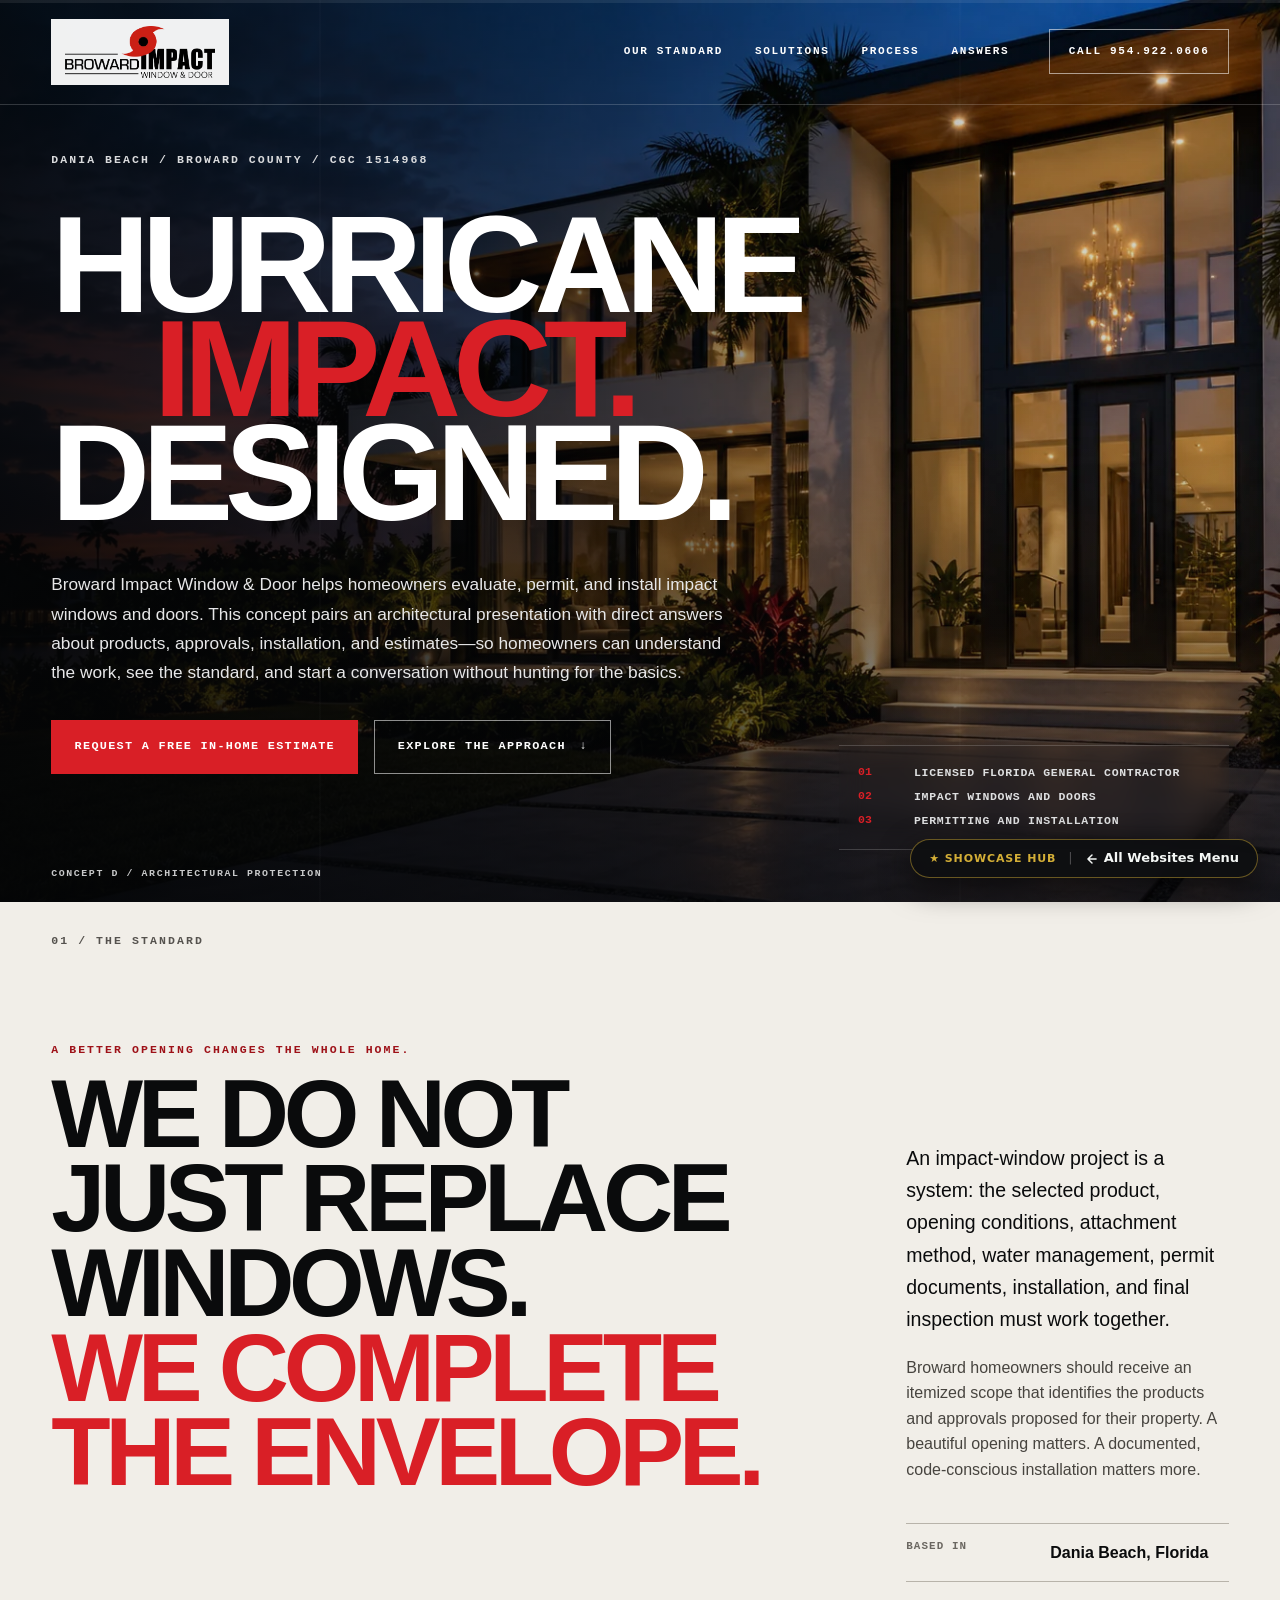
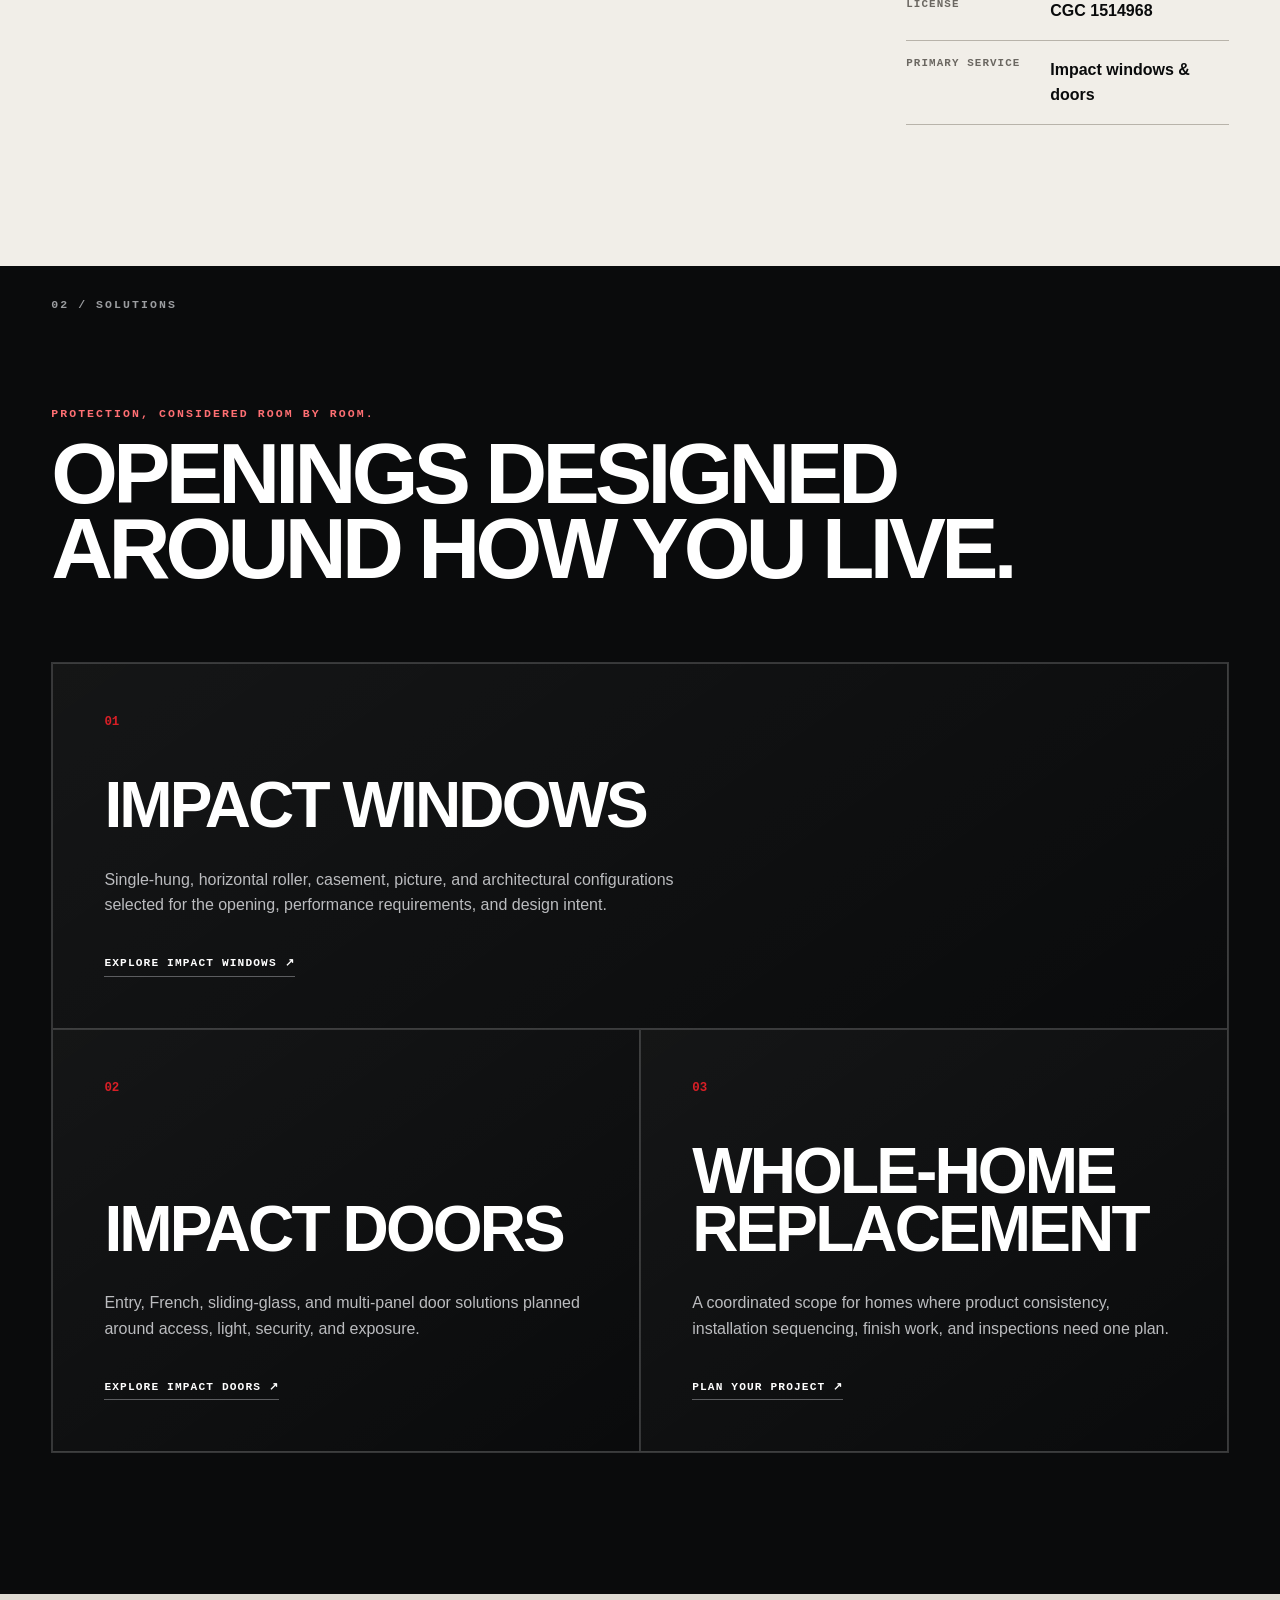
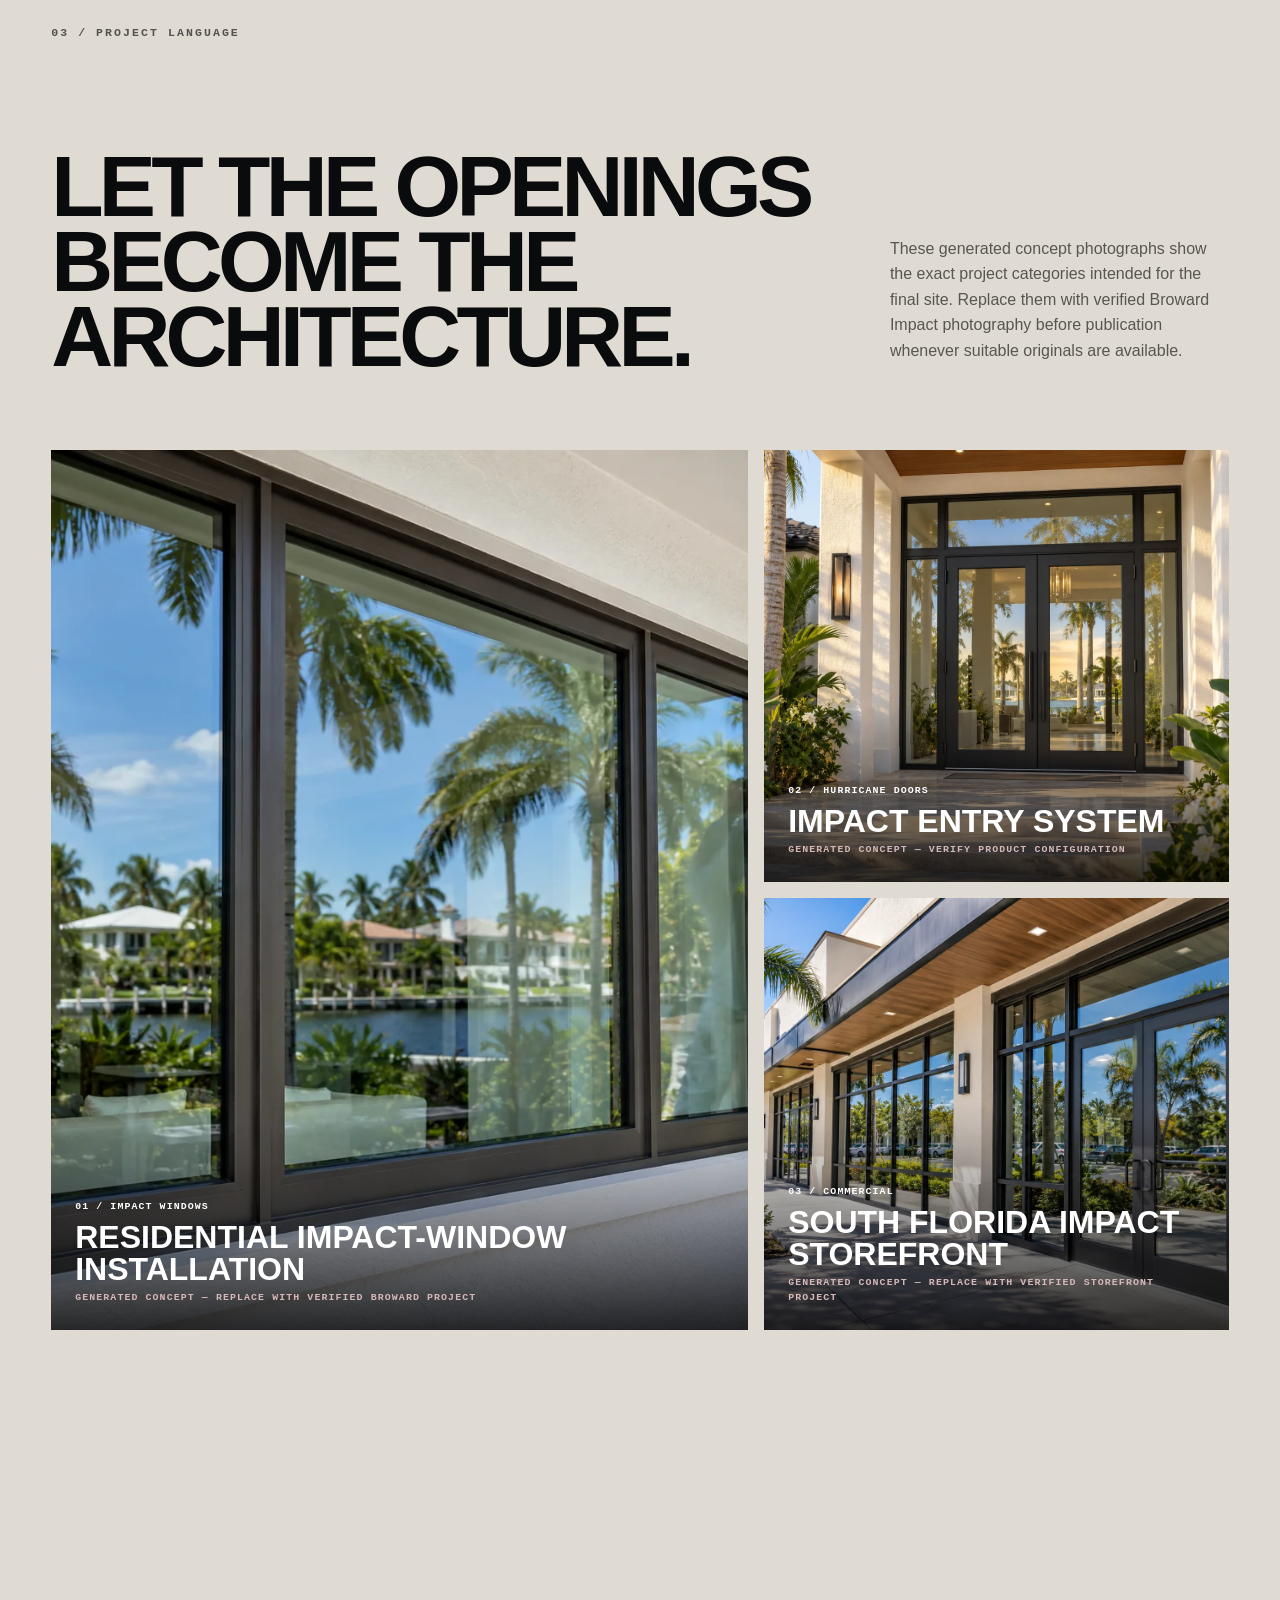
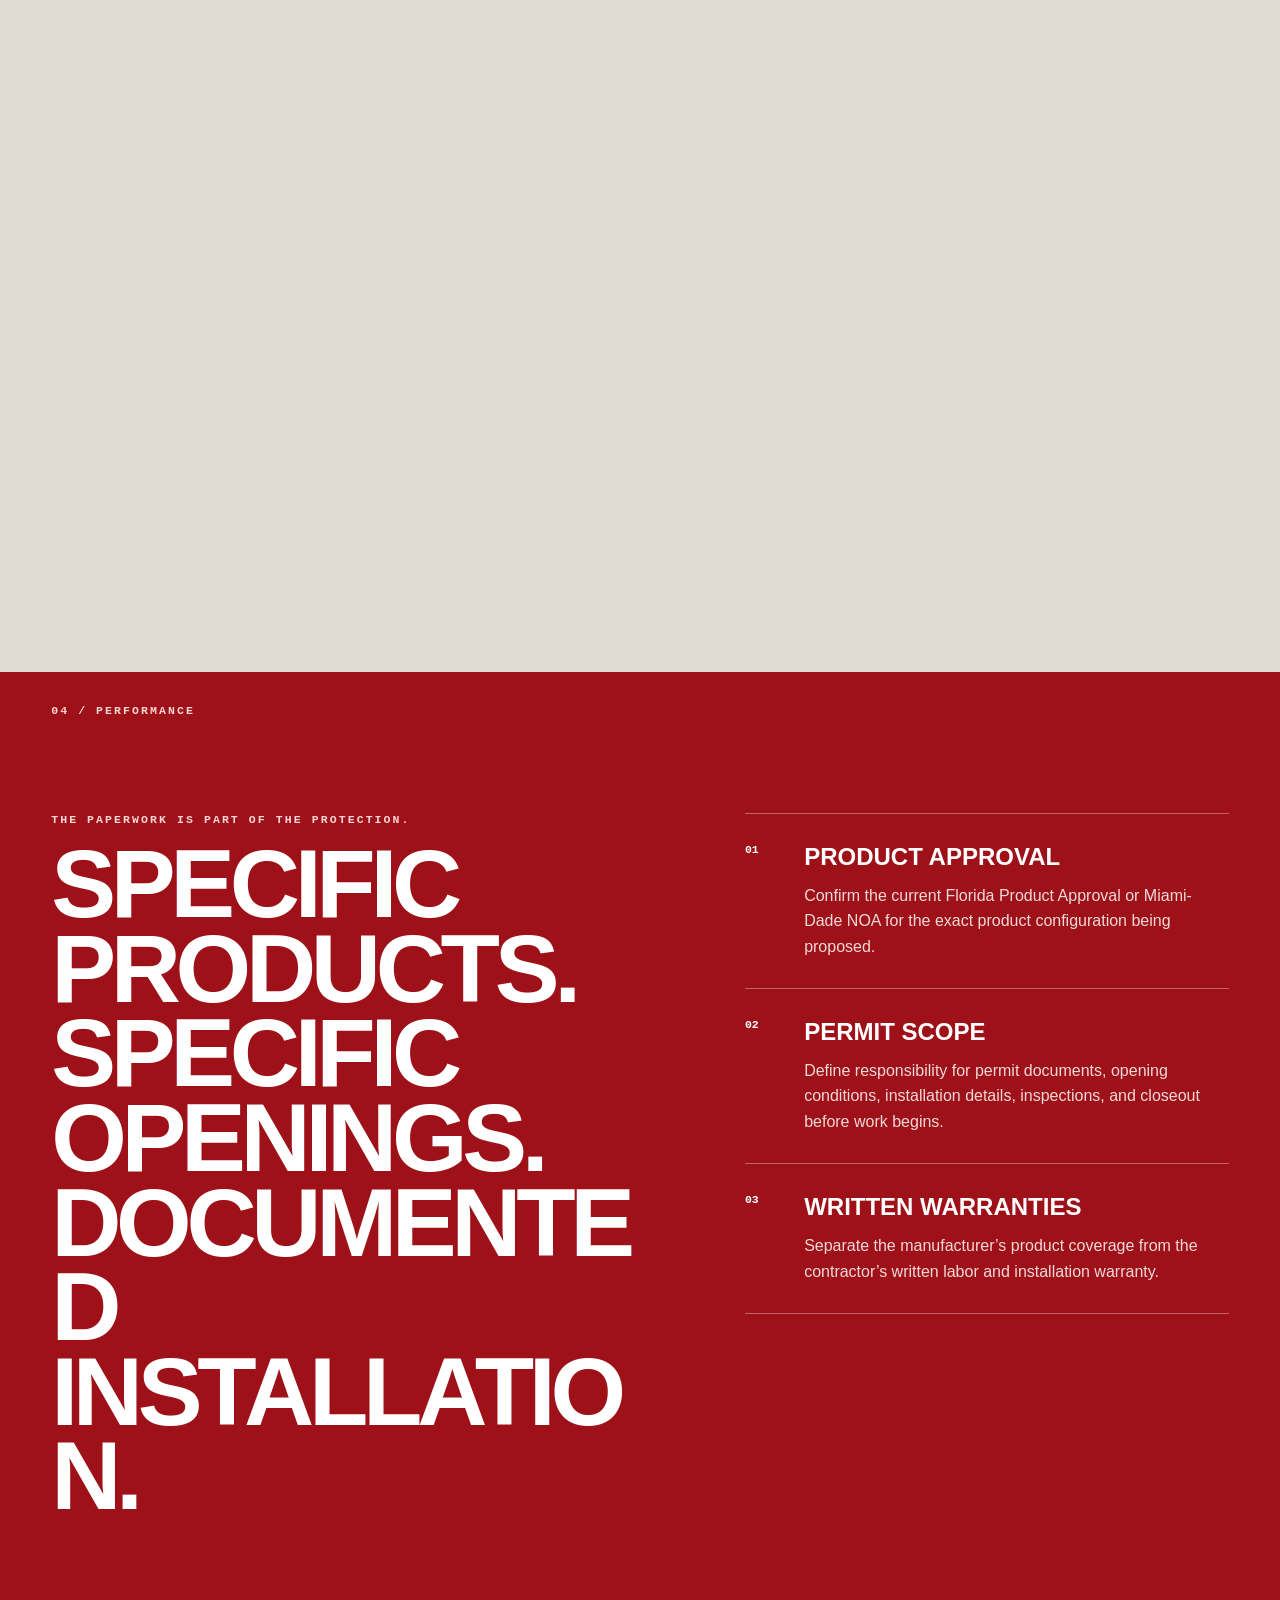
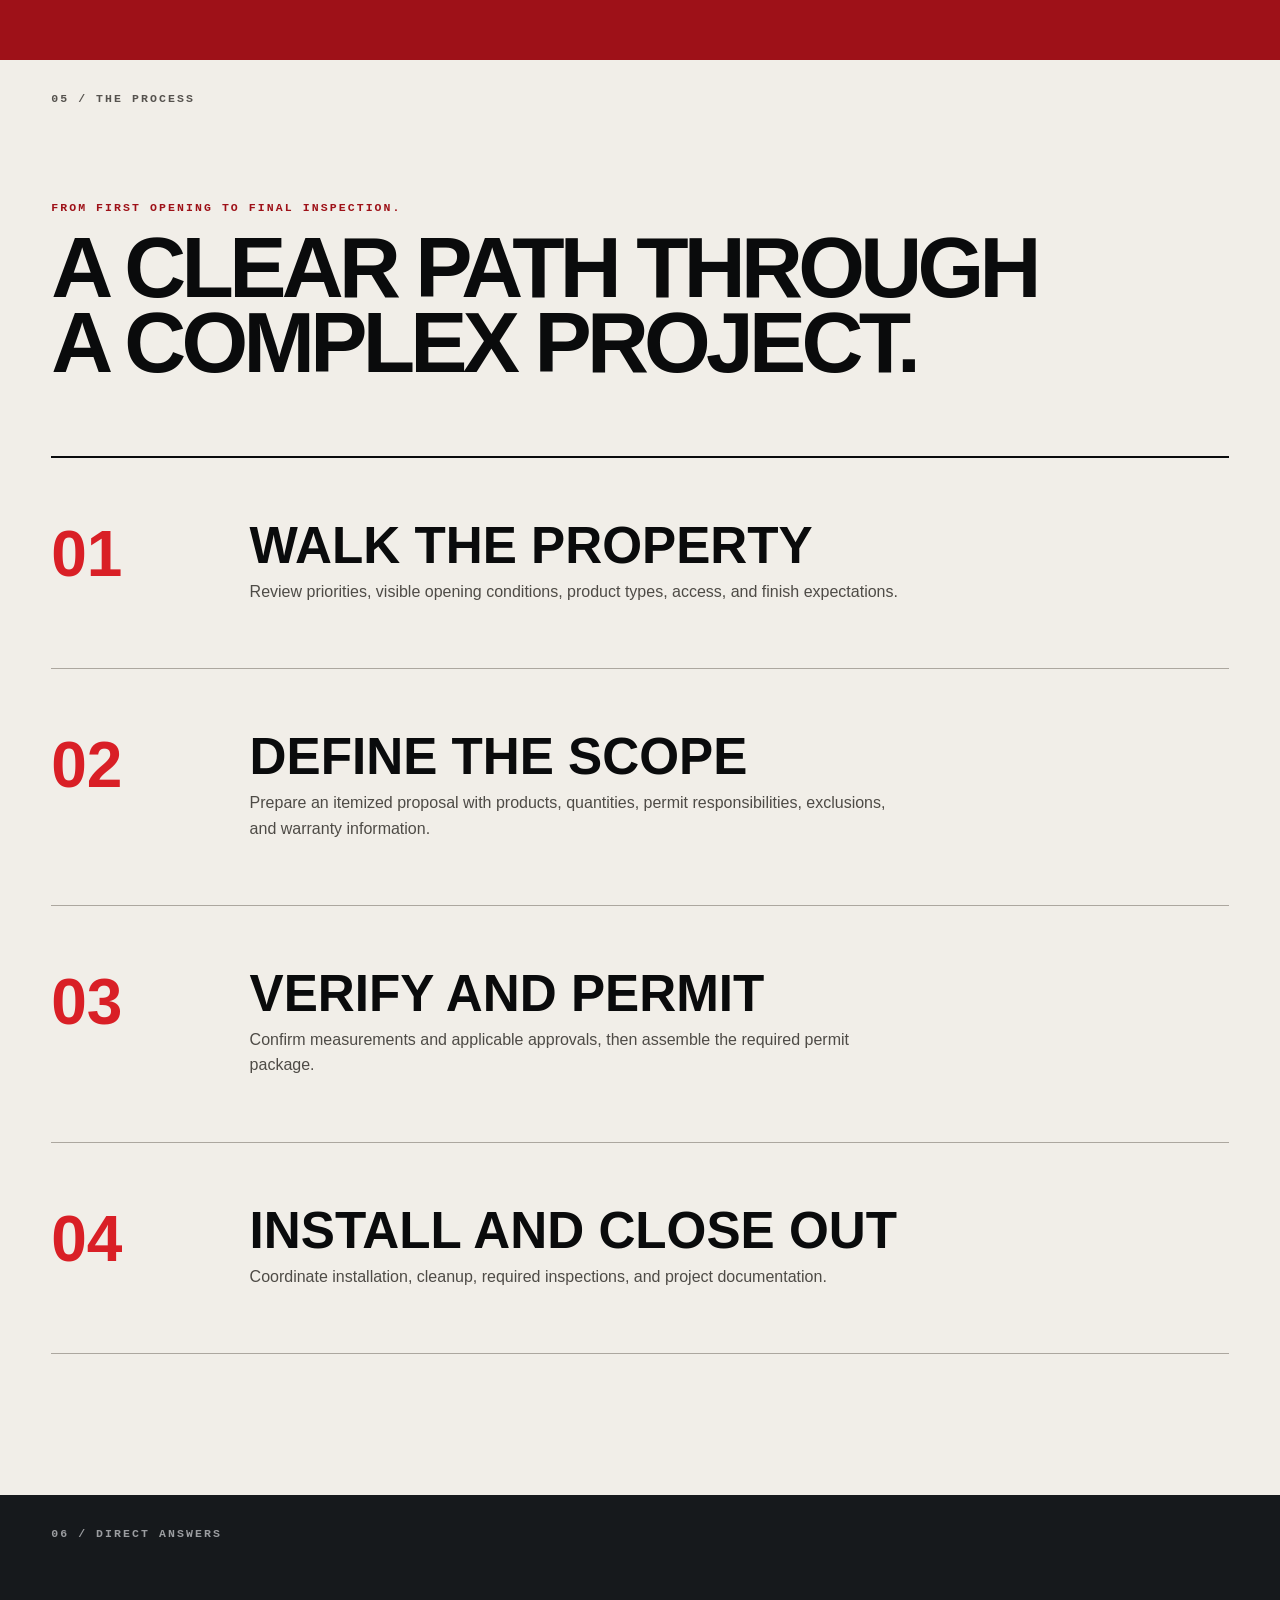
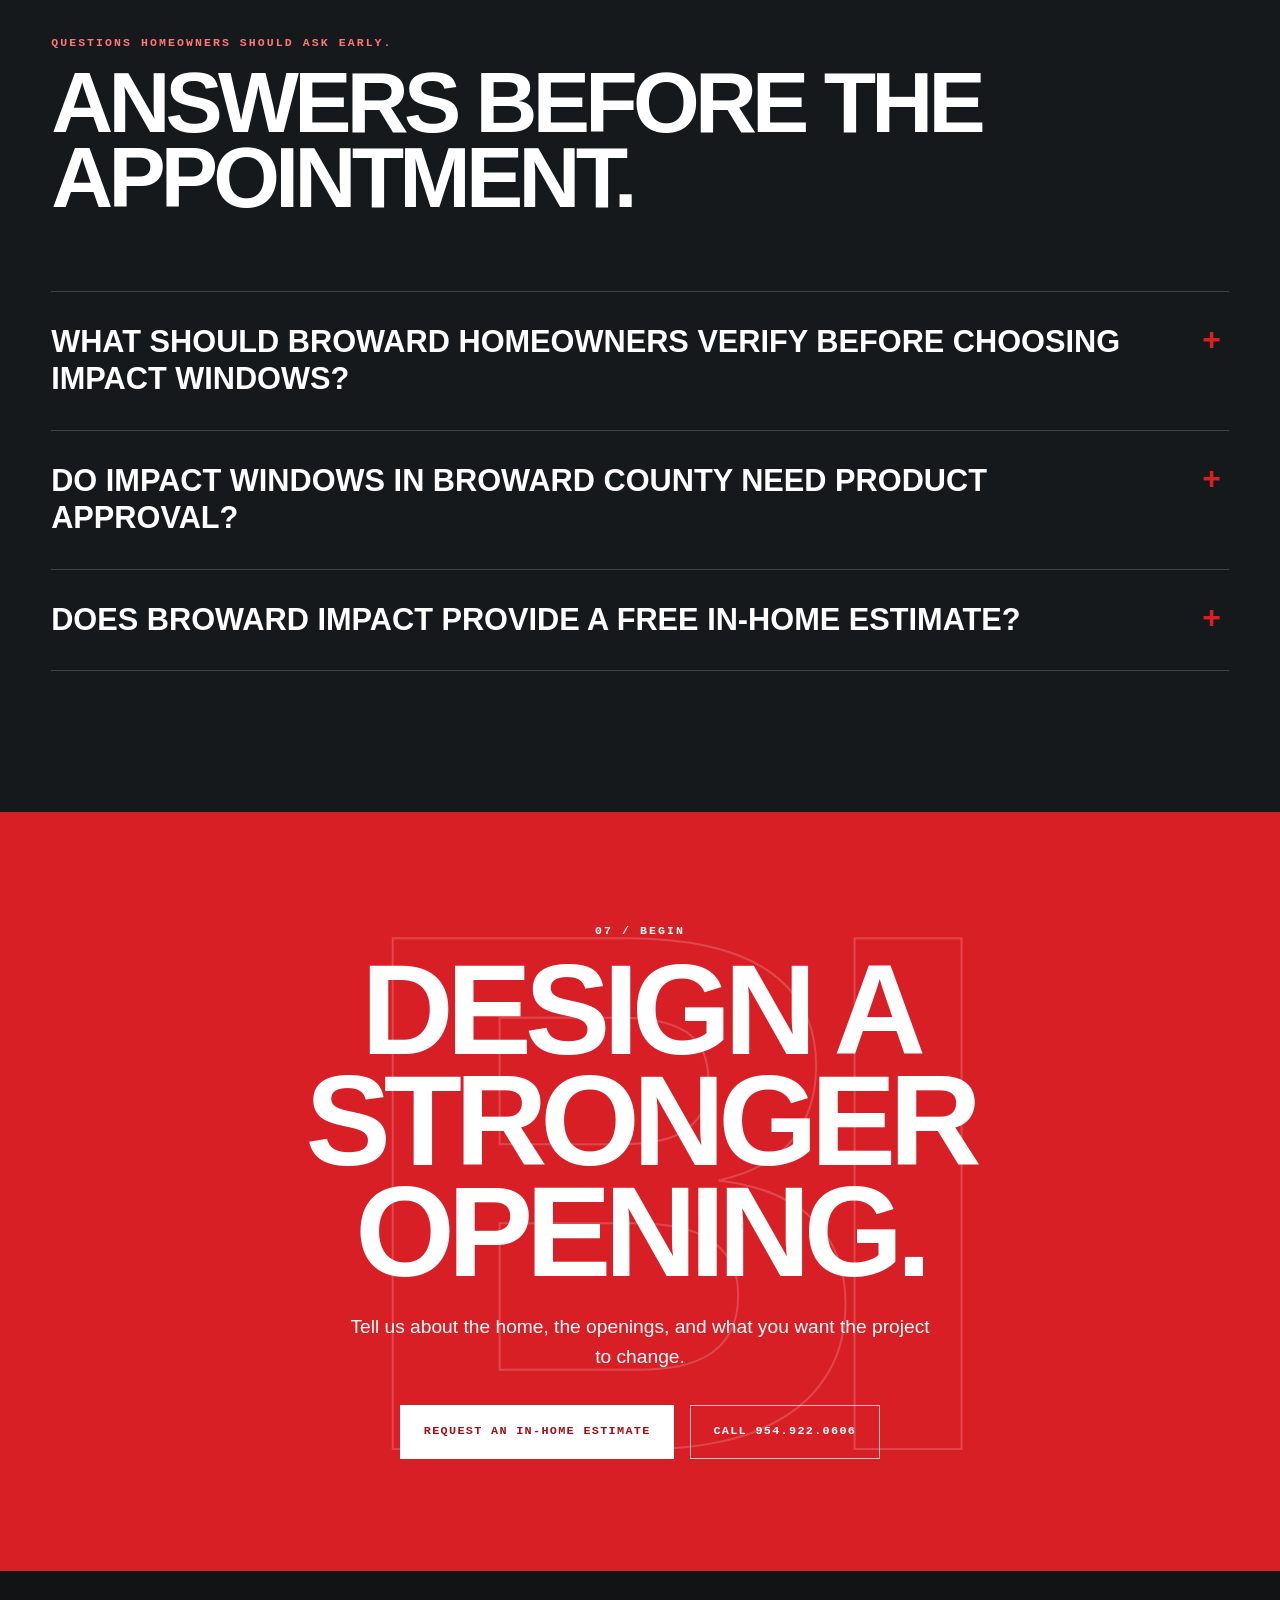
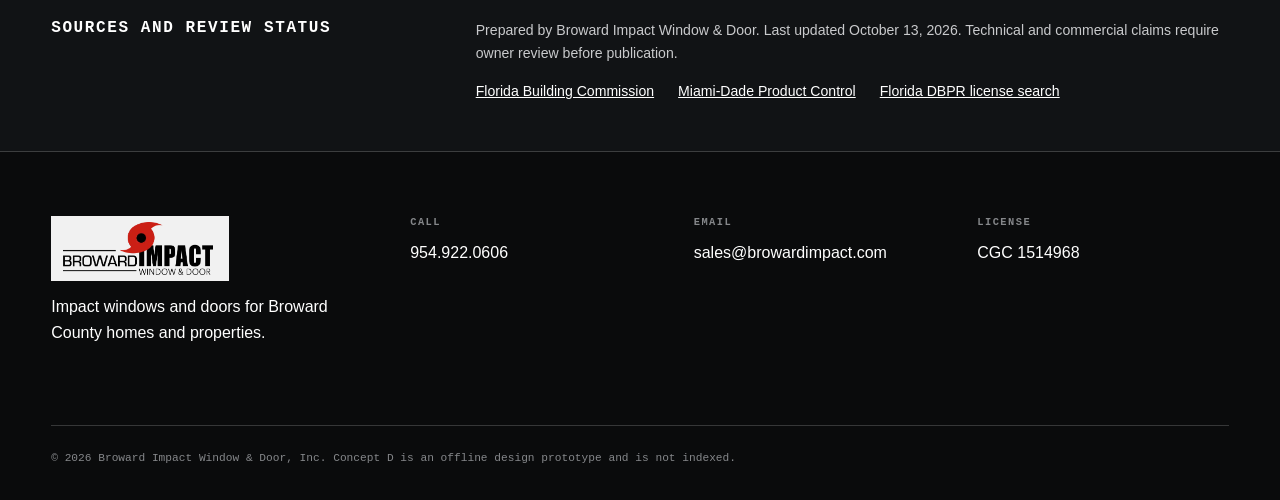
<file: 11-architectural-concept-d/index.html>
<!doctype html>
<html lang="en">
<head>
  <meta charset="utf-8">
  <meta name="viewport" content="width=device-width, initial-scale=1">
  <title>Impact Windows Broward County | Architectural Concept</title>
  <meta name="description" content="A cinematic Broward Impact concept for code-compliant impact windows and doors, installation guidance, project planning, and free in-home estimates.">
  <meta name="robots" content="noindex, nofollow, noarchive">
  <link rel="canonical" href="https://www.browardimpact.com/">
  <link rel="icon" href="img/logo.webp" type="image/webp">
  <link rel="stylesheet" href="css/variant-d.css">
  <script type="application/ld+json">
  {
    "@context": "https://schema.org",
    "@graph": [
      {
        "@type": ["HomeAndConstructionBusiness", "LocalBusiness"],
        "@id": "https://www.browardimpact.com/#business",
        "name": "Broward Impact Window & Door, Inc.",
        "url": "https://www.browardimpact.com/",
        "telephone": "+1-954-922-0606",
        "email": "sales@browardimpact.com",
        "address": {
          "@type": "PostalAddress",
          "addressLocality": "Dania Beach",
          "addressRegion": "FL",
          "addressCountry": "US"
        },
        "areaServed": {
          "@type": "AdministrativeArea",
          "name": "Broward County, Florida"
        },
        "hasCredential": {
          "@type": "EducationalOccupationalCredential",
          "credentialCategory": "Florida Certified General Contractor",
          "identifier": "CGC 1514968"
        }
      },
      {
        "@type": "FAQPage",
        "mainEntity": [
          {
            "@type": "Question",
            "name": "What should Broward homeowners verify before choosing impact windows?",
            "acceptedAnswer": {
              "@type": "Answer",
              "text": "Verify the contractor's active license and insurance, the exact product approval for each opening, who handles permits and inspections, the written installation scope, and the separate manufacturer and labor warranties. Compare itemized proposals with the same scope rather than comparing headline prices alone."
            }
          },
          {
            "@type": "Question",
            "name": "Do impact windows in Broward County need product approval?",
            "acceptedAnswer": {
              "@type": "Answer",
              "text": "Broward County is within Florida's High-Velocity Hurricane Zone. The selected window or door assembly and its installation must meet the applicable code and approval requirements for the property and opening. Confirm the current Florida Product Approval or Miami-Dade Notice of Acceptance before ordering."
            }
          },
          {
            "@type": "Question",
            "name": "Does Broward Impact provide a free in-home estimate?",
            "acceptedAnswer": {
              "@type": "Answer",
              "text": "Broward Impact currently advertises free in-home estimates. Confirm the appointment details and proposed scope directly with the company at 954-922-0606."
            }
          }
        ]
      }
    ]
  }
  </script>
</head>
<body>
  <a class="skip-link" href="#main">Skip to main content</a>
  <div class="reading-progress" aria-hidden="true"><span></span></div>

  <header class="site-header" data-header>
    <a class="brand" href="#home" aria-label="Broward Impact home">
      <span class="brand__plate"><img src="img/logo.webp" alt="Broward Impact Window and Door"></span>
    </a>
    <nav class="desktop-nav" aria-label="Primary navigation">
      <a href="#standard">Our standard</a>
      <a href="#solutions">Solutions</a>
      <a href="#process">Process</a>
      <a href="#answers">Answers</a>
    </nav>
    <a class="header-cta" href="tel:+19549220606">Call 954.922.0606</a>
    <button class="menu-toggle" type="button" aria-expanded="false" aria-controls="mobile-menu">
      <span></span><span></span><span></span><span class="sr-only">Open menu</span>
    </button>
    <nav class="mobile-menu" id="mobile-menu" aria-label="Mobile navigation">
      <a href="#standard">Our standard</a>
      <a href="#solutions">Solutions</a>
      <a href="#process">Process</a>
      <a href="#answers">Answers</a>
      <a href="tel:+19549220606">Call 954.922.0606</a>
    </nav>
  </header>

  <main id="main">
    <section class="hero" id="home" aria-labelledby="hero-title">
      <img class="hero__image" src="img/concept-d/hero-impact-home-ai.webp" alt="Concept image of a South Florida home with expansive dark-framed impact windows and doors at dusk" width="1672" height="941" fetchpriority="high">
      <div class="hero__shade" aria-hidden="true"></div>
      <div class="hero__grid" aria-hidden="true"></div>
      <div class="hero__content">
        <p class="eyebrow">Dania Beach / Broward County / CGC 1514968</p>
        <h1 id="hero-title"><span>Hurricane</span><strong>Impact.</strong><span>Designed.</span></h1>
        <p class="quick-answer">Broward Impact Window &amp; Door helps homeowners evaluate, permit, and install impact windows and doors. This concept pairs an architectural presentation with direct answers about products, approvals, installation, and estimates—so homeowners can understand the work, see the standard, and start a conversation without hunting for the basics.</p>
        <div class="hero__actions">
          <a class="button button--primary" href="https://www.browardimpact.com/contact/">Request a free in-home estimate</a>
          <a class="button button--ghost" href="#standard">Explore the approach <span aria-hidden="true">↓</span></a>
        </div>
      </div>
      <div class="hero__rail" aria-label="Company facts">
        <span>01</span><p>Licensed Florida general contractor</p>
        <span>02</span><p>Impact windows and doors</p>
        <span>03</span><p>Permitting and installation</p>
      </div>
      <p class="concept-flag">Concept D / Architectural Protection</p>
    </section>

    <section class="statement section" id="standard">
      <div class="section__index" aria-hidden="true">01 / The standard</div>
      <div class="statement__lead reveal">
        <p class="kicker">A better opening changes the whole home.</p>
        <h2>We do not just replace windows. <em>We complete the envelope.</em></h2>
      </div>
      <div class="statement__body reveal">
        <p class="lead">An impact-window project is a system: the selected product, opening conditions, attachment method, water management, permit documents, installation, and final inspection must work together.</p>
        <p>Broward homeowners should receive an itemized scope that identifies the products and approvals proposed for their property. A beautiful opening matters. A documented, code-conscious installation matters more.</p>
        <dl class="fact-list">
          <div><dt>Based in</dt><dd>Dania Beach, Florida</dd></div>
          <div><dt>License</dt><dd>CGC 1514968</dd></div>
          <div><dt>Primary service</dt><dd>Impact windows &amp; doors</dd></div>
        </dl>
      </div>
    </section>

    <section class="solutions section" id="solutions">
      <div class="section__index" aria-hidden="true">02 / Solutions</div>
      <div class="section-heading reveal">
        <p class="kicker">Protection, considered room by room.</p>
        <h2>Openings designed around how you live.</h2>
      </div>
      <div class="solution-grid">
        <article class="solution-card solution-card--wide reveal">
          <div class="solution-card__number">01</div>
          <h3>Impact windows</h3>
          <p>Single-hung, horizontal roller, casement, picture, and architectural configurations selected for the opening, performance requirements, and design intent.</p>
          <a href="https://www.browardimpact.com/impact-windows/">Explore impact windows <span aria-hidden="true">↗</span></a>
        </article>
        <article class="solution-card reveal">
          <div class="solution-card__number">02</div>
          <h3>Impact doors</h3>
          <p>Entry, French, sliding-glass, and multi-panel door solutions planned around access, light, security, and exposure.</p>
          <a href="https://www.browardimpact.com/impact-doors/">Explore impact doors <span aria-hidden="true">↗</span></a>
        </article>
        <article class="solution-card reveal">
          <div class="solution-card__number">03</div>
          <h3>Whole-home replacement</h3>
          <p>A coordinated scope for homes where product consistency, installation sequencing, finish work, and inspections need one plan.</p>
          <a href="https://www.browardimpact.com/contact/">Plan your project <span aria-hidden="true">↗</span></a>
        </article>
      </div>
    </section>

    <section class="gallery-section section" aria-labelledby="gallery-title">
      <div class="section__index" aria-hidden="true">03 / Project language</div>
      <div class="section-heading section-heading--split reveal">
        <h2 id="gallery-title">Let the openings become the architecture.</h2>
        <p>These generated concept photographs show the exact project categories intended for the final site. Replace them with verified Broward Impact photography before publication whenever suitable originals are available.</p>
      </div>
      <div class="project-grid">
        <figure class="project project--hero reveal">
          <img src="img/concept-d/impact-window-installation-ai.webp" alt="Concept image of a professional installing a dark-framed impact-window system on a South Florida home" width="1536" height="1024" loading="lazy">
          <figcaption><span>01 / Impact windows</span><strong>Residential impact-window installation</strong><small>Generated concept — replace with verified Broward project</small></figcaption>
        </figure>
        <figure class="project reveal">
          <img src="img/concept-d/impact-door-ai.webp" alt="Concept image of dark aluminum hurricane-impact entry doors with sidelites and a transom" width="1402" height="1122" loading="lazy">
          <figcaption><span>02 / Hurricane doors</span><strong>Impact entry system</strong><small>Generated concept — verify product configuration</small></figcaption>
        </figure>
        <figure class="project reveal">
          <img src="img/concept-d/impact-storefront-ai.webp" alt="Concept image of a South Florida commercial impact-glass storefront with dark aluminum frames" width="1536" height="1024" loading="lazy">
          <figcaption><span>03 / Commercial</span><strong>South Florida impact storefront</strong><small>Generated concept — replace with verified storefront project</small></figcaption>
        </figure>
        <figure class="project project--wide reveal">
          <img src="img/concept-d/es-impact-glass-ai.webp" alt="Concept image of a premium dark aluminum impact sliding-glass door system in a South Florida home" width="1536" height="1024" loading="lazy">
          <span class="project__brand"><img src="img/concept-d/eswindows-impact-glass.webp" alt="ES Windows"></span>
          <figcaption><span>04 / Manufacturer direction</span><strong>ES Windows impact-glass systems</strong><small>Generated setting — [[VERIFY: exact ES series shown in final content]]</small></figcaption>
        </figure>
      </div>
    </section>

    <section class="performance section" aria-labelledby="performance-title">
      <div class="section__index" aria-hidden="true">04 / Performance</div>
      <div class="performance__intro reveal">
        <p class="kicker">The paperwork is part of the protection.</p>
        <h2 id="performance-title">Specific products. Specific openings. Documented installation.</h2>
      </div>
      <div class="performance__items">
        <article class="metric reveal"><b>01</b><h3>Product approval</h3><p>Confirm the current Florida Product Approval or Miami-Dade NOA for the exact product configuration being proposed.</p></article>
        <article class="metric reveal"><b>02</b><h3>Permit scope</h3><p>Define responsibility for permit documents, opening conditions, installation details, inspections, and closeout before work begins.</p></article>
        <article class="metric reveal"><b>03</b><h3>Written warranties</h3><p>Separate the manufacturer’s product coverage from the contractor’s written labor and installation warranty.</p></article>
      </div>
    </section>

    <section class="process section" id="process">
      <div class="section__index" aria-hidden="true">05 / The process</div>
      <div class="section-heading reveal">
        <p class="kicker">From first opening to final inspection.</p>
        <h2>A clear path through a complex project.</h2>
      </div>
      <ol class="process-list">
        <li class="reveal"><span>01</span><div><h3>Walk the property</h3><p>Review priorities, visible opening conditions, product types, access, and finish expectations.</p></div></li>
        <li class="reveal"><span>02</span><div><h3>Define the scope</h3><p>Prepare an itemized proposal with products, quantities, permit responsibilities, exclusions, and warranty information.</p></div></li>
        <li class="reveal"><span>03</span><div><h3>Verify and permit</h3><p>Confirm measurements and applicable approvals, then assemble the required permit package.</p></div></li>
        <li class="reveal"><span>04</span><div><h3>Install and close out</h3><p>Coordinate installation, cleanup, required inspections, and project documentation.</p></div></li>
      </ol>
    </section>

    <section class="answers section" id="answers">
      <div class="section__index" aria-hidden="true">06 / Direct answers</div>
      <div class="section-heading reveal">
        <p class="kicker">Questions homeowners should ask early.</p>
        <h2>Answers before the appointment.</h2>
      </div>
      <div class="faq-list">
        <details class="reveal">
          <summary>What should Broward homeowners verify before choosing impact windows?</summary>
          <p>Verify the contractor’s active license and insurance, the exact product approval for each opening, who handles permits and inspections, the written installation scope, and the separate manufacturer and labor warranties. Compare itemized proposals with the same scope rather than comparing headline prices alone.</p>
        </details>
        <details class="reveal">
          <summary>Do impact windows in Broward County need product approval?</summary>
          <p>Broward County is within Florida’s High-Velocity Hurricane Zone. The selected window or door assembly and its installation must meet the applicable code and approval requirements for the property and opening. Confirm the current Florida Product Approval or Miami-Dade Notice of Acceptance before ordering.</p>
        </details>
        <details class="reveal">
          <summary>Does Broward Impact provide a free in-home estimate?</summary>
          <p>Broward Impact currently advertises free in-home estimates. Confirm the appointment details and proposed scope directly with the company at <a href="tel:+19549220606">954-922-0606</a>.</p>
        </details>
      </div>
    </section>

    <section class="final-cta" aria-labelledby="cta-title">
      <div class="final-cta__mark" aria-hidden="true">BI</div>
      <div class="final-cta__content reveal">
        <p class="kicker">07 / Begin</p>
        <h2 id="cta-title">Design a stronger opening.</h2>
        <p>Tell us about the home, the openings, and what you want the project to change.</p>
        <div class="final-cta__actions">
          <a class="button button--light" href="https://www.browardimpact.com/contact/">Request an in-home estimate</a>
          <a class="button button--line" href="tel:+19549220606">Call 954.922.0606</a>
        </div>
      </div>
    </section>

    <section class="sources" aria-labelledby="sources-title">
      <h2 id="sources-title">Sources and review status</h2>
      <p>Prepared by Broward Impact Window &amp; Door. Last updated <time datetime="2026-10-13">October 13, 2026</time>. Technical and commercial claims require owner review before publication.</p>
      <ul>
        <li><a href="https://www.floridabuilding.org/" rel="external">Florida Building Commission</a></li>
        <li><a href="https://www.miamidade.gov/global/economy/building/product-control.page" rel="external">Miami-Dade Product Control</a></li>
        <li><a href="https://www.myfloridalicense.com/wl11.asp" rel="external">Florida DBPR license search</a></li>
      </ul>
    </section>
  </main>

  <footer class="site-footer">
    <div class="site-footer__brand">
      <span class="brand__plate"><img src="img/logo.webp" alt="Broward Impact Window and Door"></span>
      <p>Impact windows and doors for Broward County homes and properties.</p>
    </div>
    <div><span>Call</span><a href="tel:+19549220606">954.922.0606</a></div>
    <div><span>Email</span><a href="mailto:sales@browardimpact.com">sales@browardimpact.com</a></div>
    <div><span>License</span><p>CGC 1514968</p></div>
    <p class="site-footer__legal">© <span data-year>2026</span> Broward Impact Window &amp; Door, Inc. Concept D is an offline design prototype and is not indexed.</p>
  </footer>

  <script src="js/variant-d.js" defer></script>

<!-- Showcase Hub Quick Navigation -->
<div id="showcase-hub-nav" style="position:fixed;bottom:22px;right:22px;z-index:999999;font-family:system-ui,-apple-system,BlinkMacSystemFont,'Segoe UI',Roboto,sans-serif;">
  <div style="background:rgba(14,15,17,0.92);backdrop-filter:blur(12px);-webkit-backdrop-filter:blur(12px);border:1px solid rgba(212,175,55,0.45);border-radius:99px;padding:8px 18px;box-shadow:0 10px 30px rgba(0,0,0,0.6);display:flex;align-items:center;gap:12px;font-size:13px;color:#f4f7f5;">
    <span style="color:#d4af37;font-weight:700;font-size:11px;letter-spacing:0.08em;text-transform:uppercase;">★ Showcase Hub</span>
    <span style="color:rgba(255,255,255,0.25);">|</span>
    <a href="../index.html" style="color:#f4f7f5;text-decoration:none;font-weight:600;display:flex;align-items:center;gap:5px;transition:color 0.2s;" onmouseover="this.style.color='#d4af37'" onmouseout="this.style.color='#f4f7f5'">
      <svg width="14" height="14" viewBox="0 0 24 24" fill="none" stroke="currentColor" stroke-width="2.5" stroke-linecap="round" stroke-linejoin="round"><path d="M19 12H5M12 19l-7-7 7-7"/></svg>
      All Websites Menu
    </a>
  </div>
</div>

</body>
</html>
</file>
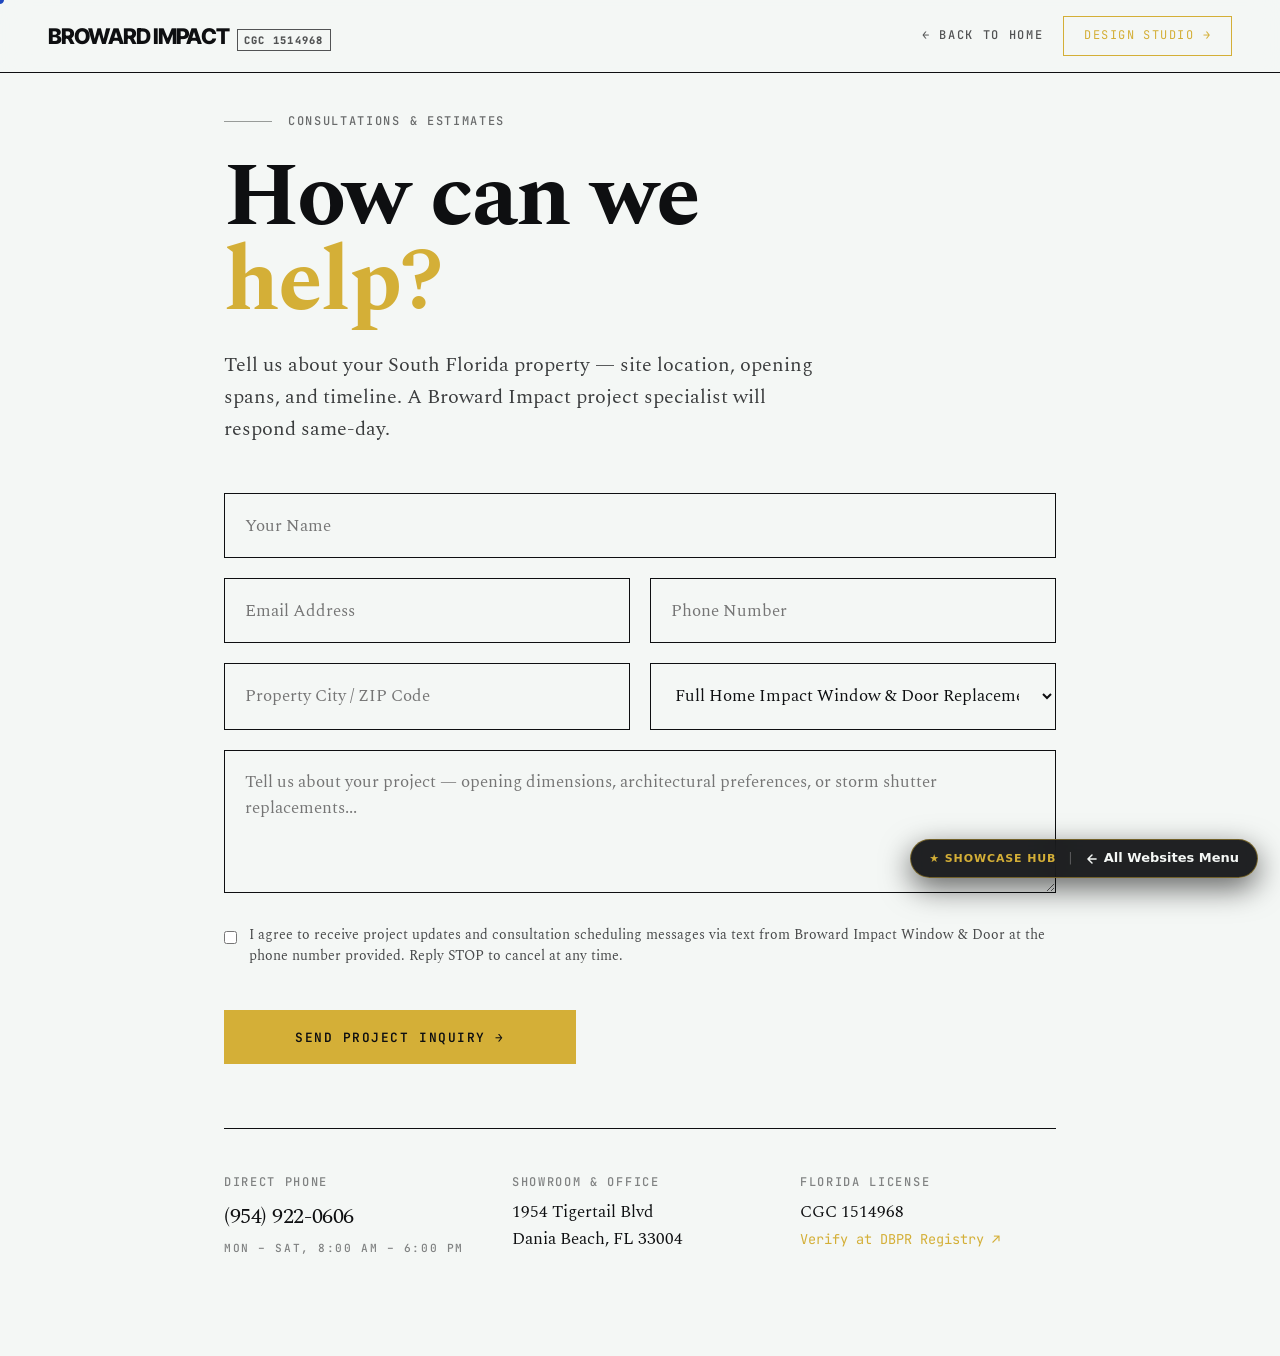
<file: 01-architectural-luxury/contact.html>
<!DOCTYPE html>
<html lang="en">
<head>
  <meta charset="utf-8">
  <meta name="viewport" content="width=device-width, initial-scale=1.0">
  <meta name="robots" content="noindex, nofollow, noarchive">
  <title>Contact &amp; Consultations | Broward Impact Window &amp; Door</title>
  <meta name="description" content="Schedule an architectural consultation with Broward Impact Window & Door. Dania Beach showroom & in-home engineering assessments. Call 954.922.0606.">
  
  <link rel="icon" href="img/logo.webp" type="image/webp">
  <link rel="preconnect" href="https://fonts.googleapis.com">
  <link rel="preconnect" href="https://fonts.gstatic.com" crossorigin>
  <link rel="stylesheet" href="css/architectural-luxury.css">

  <style>
    .contact-container {
      max-width: 880px;
      margin: 0 auto;
      padding: 7rem 1.5rem 6rem;
      min-height: calc(100vh - 4.5rem);
      display: flex;
      flex-direction: column;
      justify-content: center;
    }
    .form-input {
      width: 100%;
      padding: 1.15rem 1.25rem;
      border: 1px solid var(--obsidian);
      background: var(--silica);
      font-family: var(--font-body);
      font-size: 1.05rem;
      color: var(--obsidian);
      outline: none;
      transition: background 0.2s, border-color 0.2s;
    }
    .form-input:focus {
      background: #ffffff;
      border-color: var(--amber);
    }
  </style>
</head>
<body class="bg-silica text-obsidian">

  <!-- Interactive Glass Cursor -->
  <div class="glass-cursor" id="glassCursor" aria-hidden="true"></div>

  <!-- Header -->
  <header class="site-header scrolled">
    <div class="header-container">
      <a href="index.html" class="logo-brand">
        <span>BROWARD IMPACT</span>
        <span class="badge-tag">CGC 1514968</span>
      </a>

      <div style="display: flex; align-items: center; gap: 1.25rem;">
        <a href="index.html" class="font-mono-label" style="text-decoration: none; color: var(--obsidian); opacity: 0.7;">
          ← Back to Home
        </a>
        <a href="../02-design-studio/index.html" class="nav-cta-btn">Design Studio →</a>
      </div>
    </div>
  </header>

  <main class="contact-container">
    <div style="margin-bottom: 3rem;">
      <div style="display: flex; align-items: center; gap: 1rem; margin-bottom: 1.5rem;">
        <span style="height: 1px; width: 3rem; background: var(--obsidian); opacity: 0.4;"></span>
        <span class="font-mono-label" style="opacity: 0.6;">Consultations &amp; Estimates</span>
      </div>

      <h1 class="font-heading" style="font-size: clamp(3rem, 7vw, 5.8rem); line-height: 0.95;">
        How can we<br>
        <span class="text-amber">help?</span>
      </h1>

      <p class="font-body" style="font-size: 1.25rem; opacity: 0.8; max-width: 38rem; margin-top: 1.5rem; line-height: 1.6;">
        Tell us about your South Florida property — site location, opening spans, and timeline. A Broward Impact project specialist will respond same-day.
      </p>
    </div>

    <!-- Contact Form -->
    <form id="contactForm" onsubmit="handleContactSubmit(event)" style="display: flex; flex-direction: column; gap: 1.25rem;">
      <div style="display: grid; grid-template-columns: 1fr; gap: 1.25rem;">
        <input type="text" required placeholder="Your Name" class="form-input">
      </div>

      <div style="display: grid; grid-template-columns: 1fr 1fr; gap: 1.25rem;">
        <input type="email" required placeholder="Email Address" class="form-input">
        <input type="tel" required placeholder="Phone Number" class="form-input">
      </div>

      <div style="display: grid; grid-template-columns: 1fr 1fr; gap: 1.25rem;">
        <input type="text" required placeholder="Property City / ZIP Code" class="form-input">
        <select class="form-input">
          <option>Full Home Impact Window &amp; Door Replacement</option>
          <option>New Construction Architectural Glazing</option>
          <option>Custom Coastal Pivot / Sliding Doors</option>
          <option>Commercial / Storefront Glass</option>
        </select>
      </div>

      <div>
        <textarea required rows="4" placeholder="Tell us about your project — opening dimensions, architectural preferences, or storm shutter replacements..." class="form-input"></textarea>
      </div>

      <div style="display: flex; gap: 0.75rem; align-items: flex-start; margin-top: 0.25rem;">
        <input type="checkbox" id="smsConsent" required style="margin-top: 0.35rem;">
        <label for="smsConsent" class="font-body" style="font-size: 0.85rem; opacity: 0.75; line-height: 1.5;">
          I agree to receive project updates and consultation scheduling messages via text from Broward Impact Window &amp; Door at the phone number provided. Reply STOP to cancel at any time.
        </label>
      </div>

      <div style="margin-top: 1.5rem;">
        <button type="submit" class="btn-primary-amber" style="width: 100%; max-width: 22rem; justify-content: center;">
          Send Project Inquiry <span>→</span>
        </button>
      </div>
    </form>

    <!-- Success Message -->
    <div id="contactSuccess" style="display: none; padding: 3rem 0;">
      <span class="font-mono-label text-amber">Inquiry Received</span>
      <h2 class="font-heading" style="font-size: 3rem; margin-top: 0.5rem;">Thank you.<br><span class="text-amber">We'll be in touch.</span></h2>
      <p class="font-body" style="font-size: 1.2rem; opacity: 0.8; margin-top: 1rem; max-width: 34rem;">
        A representative from our Dania Beach engineering studio will reach out same-day to schedule your architectural consultation.
      </p>
      <div style="margin-top: 2rem;">
        <a href="index.html" class="btn-primary-amber">Back to Home</a>
      </div>
    </div>

    <!-- Direct Studio Contacts -->
    <div style="display: grid; grid-template-columns: repeat(auto-fit, minmax(220px, 1fr)); gap: 2rem; border-top: 1px solid var(--obsidian); margin-top: 4rem; padding-top: 2.5rem;">
      <div>
        <span class="font-mono-label" style="opacity: 0.5;">Direct Phone</span>
        <a href="tel:+19549220606" class="font-heading" style="font-size: 1.4rem; color: var(--obsidian); text-decoration: none; display: block; margin-top: 0.25rem;">(954) 922-0606</a>
        <span class="font-mono-label" style="opacity: 0.5; font-size: 0.7rem;">Mon – Sat, 8:00 AM – 6:00 PM</span>
      </div>

      <div>
        <span class="font-mono-label" style="opacity: 0.5;">Showroom &amp; Office</span>
        <p class="font-body" style="font-size: 1.05rem; margin-top: 0.25rem;">
          1954 Tigertail Blvd<br>Dania Beach, FL 33004
        </p>
      </div>

      <div>
        <span class="font-mono-label" style="opacity: 0.5;">Florida License</span>
        <p class="font-body" style="font-size: 1.05rem; margin-top: 0.25rem;">
          CGC 1514968<br>
          <a href="https://www.myfloridalicense.com/wl11.asp?SID=&mode=0&p_LicNum=CGC1514968&page=1" target="_blank" rel="noopener noreferrer" style="color: var(--amber); font-size: 0.85rem; font-family: var(--font-mono); text-decoration: none;">Verify at DBPR Registry ↗</a>
        </p>
      </div>
    </div>
  </main>

  <script src="js/architectural-luxury.js"></script>
  <script>
    function handleContactSubmit(e) {
      e.preventDefault();
      document.getElementById('contactForm').style.display = 'none';
      document.getElementById('contactSuccess').style.display = 'block';
    }
  </script>

<!-- Showcase Hub Quick Navigation -->
<div id="showcase-hub-nav" style="position:fixed;bottom:22px;right:22px;z-index:999999;font-family:system-ui,-apple-system,BlinkMacSystemFont,'Segoe UI',Roboto,sans-serif;">
  <div style="background:rgba(14,15,17,0.92);backdrop-filter:blur(12px);-webkit-backdrop-filter:blur(12px);border:1px solid rgba(212,175,55,0.45);border-radius:99px;padding:8px 18px;box-shadow:0 10px 30px rgba(0,0,0,0.6);display:flex;align-items:center;gap:12px;font-size:13px;color:#f4f7f5;">
    <span style="color:#d4af37;font-weight:700;font-size:11px;letter-spacing:0.08em;text-transform:uppercase;">★ Showcase Hub</span>
    <span style="color:rgba(255,255,255,0.25);">|</span>
    <a href="../index.html" style="color:#f4f7f5;text-decoration:none;font-weight:600;display:flex;align-items:center;gap:5px;transition:color 0.2s;" onmouseover="this.style.color='#d4af37'" onmouseout="this.style.color='#f4f7f5'">
      <svg width="14" height="14" viewBox="0 0 24 24" fill="none" stroke="currentColor" stroke-width="2.5" stroke-linecap="round" stroke-linejoin="round"><path d="M19 12H5M12 19l-7-7 7-7"/></svg>
      All Websites Menu
    </a>
  </div>
</div>

</body>
</html>
</file>
<file: 01-architectural-luxury/css/architectural-luxury.css>
/* ==========================================================================
   BROWARD IMPACT — ARCHITECTURAL LUXURY DESIGN SYSTEM
   Faithfully inspired by Vira Door & Window (virawd.com)
   Obsidian, Silica, Champagne Amber, Monospace Technical Blueprint Aesthetics
   ========================================================================== */

@import url('https://fonts.googleapis.com/css2?family=Inter+Tight:wght@300;400;500;600;700;800;900&family=JetBrains+Mono:wght@400;500;600&family=Spectral:ital,wght@0,300;0,400;0,500;1,300;1,400&display=swap');

:root {
  --obsidian: #0e0f11;
  --obsidian-surface: #16171a;
  --obsidian-border: rgba(255, 255, 255, 0.12);
  --silica: #f4f7f5;
  --silica-surface: #ffffff;
  --silica-muted: #e6eae7;
  --silica-border: #0e0f11;
  --amber: #d4af37;
  --amber-glow: rgba(212, 175, 55, 0.25);
  --silver: #a3a3a3;
  --coral-accent: #cb0b15; /* Broward Impact heritage red accent */
  
  --font-heading: 'Spectral', Georgia, serif;
  --font-display: 'Inter Tight', -apple-system, BlinkMacSystemFont, sans-serif;
  --font-body: 'Spectral', Georgia, serif;
  --font-mono: 'JetBrains Mono', monospace;
  
  --ease-out: cubic-bezier(0.22, 1, 0.36, 1);
}

/* Reset & Box Sizing */
*, *::before, *::after {
  box-sizing: border-box;
  margin: 0;
  padding: 0;
}

html {
  scroll-behavior: smooth;
  background-color: var(--obsidian);
  color: var(--silica);
  font-family: var(--font-body);
  -webkit-font-smoothing: antialiased;
  -moz-osx-font-smoothing: grayscale;
}

body {
  overflow-x: hidden;
  background-color: var(--silica);
  color: var(--obsidian);
  line-height: 1.6;
}

/* Typography Utility Classes */
.font-heading {
  font-family: var(--font-heading);
  letter-spacing: -0.02em;
}

.font-display {
  font-family: var(--font-display);
  letter-spacing: -0.03em;
  font-weight: 700;
}

.font-body {
  font-family: var(--font-body);
}

.font-mono-label {
  font-family: var(--font-mono);
  font-size: 0.75rem;
  text-transform: uppercase;
  letter-spacing: 0.14em;
  font-weight: 500;
}

/* Color Utilities */
.bg-obsidian { background-color: var(--obsidian) !important; color: var(--silica) !important; }
.bg-obsidian-surface { background-color: var(--obsidian-surface) !important; }
.bg-silica { background-color: var(--silica) !important; color: var(--obsidian) !important; }
.text-obsidian { color: var(--obsidian) !important; }
.text-silica { color: var(--silica) !important; }
.text-amber { color: var(--amber) !important; }
.text-silver { color: var(--silver) !important; }
.border-obsidian { border-color: var(--obsidian) !important; }
.border-silica { border-color: var(--silica) !important; }
.border-amber { border-color: var(--amber) !important; }

/* Interactive Glass Cursor */
.glass-cursor {
  position: fixed;
  top: 0;
  left: 0;
  width: 8px;
  height: 8px;
  border-radius: 9999px;
  border: 1px solid var(--amber);
  background-color: var(--amber);
  pointer-events: none;
  z-index: 99999;
  transform: translate(-50%, -50%);
  mix-blend-mode: difference;
  transition: width 0.28s var(--ease-out),
              height 0.28s var(--ease-out),
              background-color 0.25s,
              backdrop-filter 0.25s,
              border-color 0.25s,
              opacity 0.2s;
  display: none;
}

@media (hover: hover) and (pointer: fine) {
  .glass-cursor {
    display: block;
  }
}

.glass-cursor.is-magnify {
  width: 90px;
  height: 90px;
  background-color: rgba(244, 247, 245, 0.08);
  border-color: var(--amber);
  backdrop-filter: blur(4px);
  -webkit-backdrop-filter: blur(4px);
  mix-blend-mode: normal;
}

/* Header & Navbar */
.site-header {
  position: fixed;
  top: 0;
  left: 0;
  right: 0;
  z-index: 100;
  transition: background-color 0.4s var(--ease-out),
              border-color 0.4s var(--ease-out),
              color 0.4s var(--ease-out),
              backdrop-filter 0.4s;
}

.site-header.scrolled {
  background-color: rgba(244, 247, 245, 0.92);
  backdrop-filter: blur(14px);
  -webkit-backdrop-filter: blur(14px);
  border-bottom: 1px solid var(--obsidian);
  color: var(--obsidian);
}

.site-header.transparent-mode {
  background-color: transparent;
  color: var(--silica);
  border-bottom: 1px solid rgba(255, 255, 255, 0.08);
}

.header-container {
  display: flex;
  align-items: center;
  justify-content: space-between;
  padding: 0 1.5rem;
  height: 4.5rem;
  max-width: 1600px;
  margin: 0 auto;
}

@media (min-width: 768px) {
  .header-container {
    padding: 0 3rem;
  }
}

.logo-brand {
  display: flex;
  align-items: baseline;
  gap: 0.5rem;
  text-decoration: none;
  color: inherit;
  font-family: var(--font-display);
  font-size: 1.35rem;
  font-weight: 800;
  letter-spacing: -0.04em;
}

.logo-brand .badge-tag {
  font-family: var(--font-mono);
  font-size: 0.65rem;
  letter-spacing: 0.12em;
  padding: 2px 6px;
  border: 1px solid currentColor;
  opacity: 0.7;
}

.nav-links {
  display: none;
  align-items: center;
  gap: 0.75rem;
}

@media (min-width: 900px) {
  .nav-links {
    display: flex;
  }
}

.nav-link {
  font-family: var(--font-mono);
  font-size: 0.75rem;
  letter-spacing: 0.12em;
  text-transform: uppercase;
  padding: 0.5rem 0.9rem;
  text-decoration: none;
  color: inherit;
  opacity: 0.8;
  transition: opacity 0.2s, color 0.2s;
}

.nav-link:hover {
  opacity: 1;
  color: var(--amber);
}

.nav-cta-btn {
  font-family: var(--font-mono);
  font-size: 0.75rem;
  letter-spacing: 0.12em;
  text-transform: uppercase;
  padding: 0.6rem 1.25rem;
  text-decoration: none;
  border: 1px solid var(--amber);
  color: var(--amber);
  background: transparent;
  transition: all 0.25s var(--ease-out);
}

.nav-cta-btn:hover {
  background: var(--amber);
  color: var(--obsidian);
}

/* Dropdown menu */
.nav-dropdown {
  position: relative;
}

.dropdown-menu {
  position: absolute;
  top: 100%;
  right: 0;
  width: 14rem;
  background-color: var(--silica);
  border: 1px solid var(--obsidian);
  box-shadow: 0 16px 32px rgba(0,0,0,0.15);
  display: none;
  flex-direction: column;
  z-index: 50;
}

.nav-dropdown:hover .dropdown-menu,
.nav-dropdown:focus-within .dropdown-menu {
  display: flex;
}

.dropdown-item {
  font-family: var(--font-mono);
  font-size: 0.75rem;
  text-transform: uppercase;
  letter-spacing: 0.1em;
  padding: 0.85rem 1.25rem;
  text-decoration: none;
  color: var(--obsidian);
  border-bottom: 1px solid rgba(14, 15, 17, 0.1);
  transition: background-color 0.2s, color 0.2s;
}

.dropdown-item:last-child {
  border-bottom: none;
}

.dropdown-item:hover {
  background-color: rgba(14, 15, 17, 0.05);
  color: var(--amber);
}

/* ==========================================================================
   HERO SECTION: SHOWSTOPPING X-RAY BLUEPRINT SPOTLIGHT
   ========================================================================== */
.hero-section {
  position: relative;
  height: 100svh;
  min-height: 680px;
  width: 100%;
  overflow: hidden;
  background-color: var(--obsidian);
  color: var(--silica);
}

.hero-media-layer {
  position: absolute;
  inset: 0;
  width: 100%;
  height: 100%;
}

.hero-media-layer img {
  width: 100%;
  height: 100%;
  object-fit: cover;
  opacity: 0.72;
}

.hero-overlay-gradient {
  position: absolute;
  inset: 0;
  background: linear-gradient(to bottom, rgba(14,15,17,0.45) 0%, rgba(14,15,17,0.25) 50%, rgba(14,15,17,0.85) 100%);
  pointer-events: none;
}

/* Blueprint CAD Wireframe Revealed via Mouse Mask */
.hero-blueprint-mask {
  position: absolute;
  inset: 0;
  pointer-events: none;
  opacity: 0;
  transition: opacity 0.4s var(--ease-out);
  -webkit-mask-image: radial-gradient(circle 200px at var(--spotlight-x, 50%) var(--spotlight-y, 50%), black 0%, transparent 100%);
  mask-image: radial-gradient(circle 200px at var(--spotlight-x, 50%) var(--spotlight-y, 50%), black 0%, transparent 100%);
}

.hero-blueprint-mask.active {
  opacity: 1;
}

.hero-blueprint-bg {
  position: absolute;
  inset: 0;
  background-color: rgba(10, 11, 13, 0.94);
}

.hero-blueprint-svg {
  position: absolute;
  inset: 0;
  width: 100%;
  height: 100%;
  color: var(--amber);
}

/* Hero Content Box */
.hero-content-wrap {
  position: relative;
  z-index: 10;
  display: flex;
  flex-direction: column;
  justify-content: space-between;
  height: 100%;
  padding: 7rem 1.5rem 2.5rem;
  max-width: 1600px;
  margin: 0 auto;
}

@media (min-width: 768px) {
  .hero-content-wrap {
    padding: 8rem 3rem 3rem;
  }
}

.hero-center-box {
  display: flex;
  flex-direction: column;
  align-items: center;
  text-align: center;
  margin: auto 0;
}

.hero-title {
  font-family: var(--font-heading);
  font-size: clamp(3.2rem, 10vw, 7.8rem);
  line-height: 0.88;
  font-weight: 400;
  color: var(--silica);
  text-transform: none;
}

.hero-title em {
  font-style: italic;
  color: var(--amber);
}

.hero-subtitle {
  font-family: var(--font-body);
  font-size: clamp(1.1rem, 2vw, 1.4rem);
  font-style: italic;
  color: rgba(244, 247, 245, 0.85);
  max-width: 44rem;
  margin-top: 2rem;
  line-height: 1.55;
}

.hero-actions {
  display: flex;
  flex-direction: column;
  gap: 1rem;
  margin-top: 2.75rem;
  width: 100%;
  max-width: 34rem;
  align-items: center;
  justify-content: center;
}

@media (min-width: 640px) {
  .hero-actions {
    flex-direction: row;
    width: auto;
  }
}

.btn-primary-amber {
  display: inline-flex;
  align-items: center;
  justify-content: center;
  gap: 0.6rem;
  background-color: var(--amber);
  color: var(--obsidian);
  font-family: var(--font-mono);
  font-size: 0.8rem;
  letter-spacing: 0.12em;
  text-transform: uppercase;
  padding: 1.1rem 2.2rem;
  text-decoration: none;
  font-weight: 600;
  transition: all 0.25s var(--ease-out);
  border: 1px solid var(--amber);
}

.btn-primary-amber:hover {
  background-color: var(--silica);
  border-color: var(--silica);
  color: var(--obsidian);
}

.btn-outline-silica {
  display: inline-flex;
  align-items: center;
  justify-content: center;
  gap: 0.6rem;
  background: transparent;
  color: var(--silica);
  border: 1px solid rgba(244, 247, 245, 0.4);
  font-family: var(--font-mono);
  font-size: 0.8rem;
  letter-spacing: 0.12em;
  text-transform: uppercase;
  padding: 1.1rem 2.2rem;
  text-decoration: none;
  transition: all 0.25s var(--ease-out);
}

.btn-outline-silica:hover {
  border-color: var(--amber);
  color: var(--amber);
}

.hero-footer-bar {
  display: flex;
  flex-direction: column;
  gap: 1rem;
  justify-content: space-between;
  align-items: flex-start;
  font-family: var(--font-mono);
  font-size: 0.75rem;
  color: rgba(244, 247, 245, 0.65);
}

@media (min-width: 768px) {
  .hero-footer-bar {
    flex-direction: row;
    align-items: flex-end;
  }
}

.scroll-indicator {
  display: inline-flex;
  align-items: center;
  gap: 0.5rem;
  color: rgba(244, 247, 245, 0.8);
  text-decoration: none;
  transition: color 0.2s;
}

.scroll-indicator:hover {
  color: var(--amber);
}

/* ==========================================================================
   01 / THE STUDIO & ENGINEERING SECTION
   ========================================================================== */
.studio-section {
  background-color: var(--silica);
  color: var(--obsidian);
  border-top: 1px solid var(--obsidian);
}

.studio-grid {
  display: grid;
  grid-template-columns: 1fr;
}

@media (min-width: 860px) {
  .studio-grid {
    grid-template-columns: 7fr 5fr;
  }
}

.studio-visual {
  position: relative;
  min-height: 60svh;
  overflow: hidden;
  border-right: 1px solid var(--obsidian);
}

@media (min-width: 860px) {
  .studio-visual {
    height: 100vh;
  }
}

.studio-visual img {
  width: 100%;
  height: 100%;
  object-fit: cover;
}

.studio-fig-label {
  position: absolute;
  bottom: 0;
  left: 0;
  right: 0;
  padding: 1.5rem 2rem;
  background: linear-gradient(to top, rgba(14, 15, 17, 0.8), transparent);
  color: rgba(244, 247, 245, 0.9);
}

.studio-content {
  display: flex;
  flex-direction: column;
  justify-content: center;
  padding: 3rem 1.75rem;
  gap: 2.5rem;
}

@media (min-width: 860px) {
  .studio-content {
    padding: 5rem 4rem;
  }
}

.section-tag {
  font-family: var(--font-mono);
  font-size: 0.8rem;
  letter-spacing: 0.14em;
  text-transform: uppercase;
  color: rgba(14, 15, 17, 0.5);
}

.studio-title {
  font-family: var(--font-heading);
  font-size: clamp(2.8rem, 4.5vw, 4.2rem);
  line-height: 1.05;
  color: var(--obsidian);
}

.studio-title span {
  color: rgba(14, 15, 17, 0.4);
}

.studio-body {
  font-family: var(--font-body);
  font-size: 1.15rem;
  line-height: 1.7;
  color: rgba(14, 15, 17, 0.85);
}

.benchmark-row {
  display: flex;
  align-items: baseline;
  justify-content: space-between;
  padding: 1.35rem 0;
  border-bottom: 1px solid var(--obsidian);
}

.benchmark-row:first-child {
  border-top: 1px solid var(--obsidian);
}

.benchmark-row .k {
  font-family: var(--font-heading);
  font-size: 1.4rem;
  color: var(--obsidian);
}

.benchmark-row .v {
  font-family: var(--font-mono);
  font-size: 0.8rem;
  color: rgba(14, 15, 17, 0.6);
  text-align: right;
  letter-spacing: 0.08em;
}

/* ==========================================================================
   02 / PORTFOLIO & SELECTED PROJECTS
   ========================================================================== */
.portfolio-section {
  background-color: var(--obsidian);
  color: var(--silica);
  border-top: 1px solid var(--obsidian);
}

.portfolio-header {
  padding: 3rem 1.5rem 2rem;
  max-width: 1600px;
  margin: 0 auto;
}

@media (min-width: 768px) {
  .portfolio-header {
    padding: 5rem 3rem 3rem;
  }
}

.portfolio-header-flex {
  display: flex;
  align-items: flex-end;
  justify-content: space-between;
  border-bottom: 1px solid rgba(244, 247, 245, 0.2);
  padding-bottom: 2rem;
}

.portfolio-title {
  font-family: var(--font-heading);
  font-size: clamp(3rem, 6vw, 5.5rem);
  line-height: 0.95;
}

.portfolio-grid {
  display: grid;
  grid-template-columns: 1fr;
  gap: 1px;
  background-color: rgba(244, 247, 245, 0.15);
  border-top: 1px solid rgba(244, 247, 245, 0.15);
  border-bottom: 1px solid rgba(244, 247, 245, 0.15);
}

@media (min-width: 768px) {
  .portfolio-grid {
    grid-template-columns: repeat(3, 1fr);
  }
}

.portfolio-card {
  position: relative;
  overflow: hidden;
  background-color: var(--obsidian);
  text-decoration: none;
  color: inherit;
  display: block;
}

.portfolio-card.span-2-row {
  grid-row: span 2;
}

.portfolio-media {
  position: relative;
  width: 100%;
  height: 55svh;
  overflow: hidden;
}

.portfolio-card.span-2-row .portfolio-media {
  height: 70svh;
}

@media (min-width: 768px) {
  .portfolio-card.span-2-row .portfolio-media {
    height: 100%;
    min-height: 600px;
  }
}

.portfolio-media img {
  width: 100%;
  height: 100%;
  object-fit: cover;
  transition: transform 0.7s var(--ease-out);
}

.portfolio-card:hover .portfolio-media img {
  transform: scale(0.96);
}

/* CAD Blueprint Grid SVG Overlay on Card Hover */
.portfolio-cad-grid {
  position: absolute;
  inset: 0;
  width: 100%;
  height: 100%;
  color: var(--amber);
  opacity: 0;
  transition: opacity 0.5s var(--ease-out);
  pointer-events: none;
}

.portfolio-card:hover .portfolio-cad-grid {
  opacity: 0.9;
}

.portfolio-gradient-overlay {
  position: absolute;
  inset: 0;
  background: linear-gradient(to top, var(--obsidian) 0%, rgba(14,15,17,0.1) 60%, transparent 100%);
}

.portfolio-meta {
  position: absolute;
  bottom: 0;
  left: 0;
  right: 0;
  padding: 1.75rem;
  display: flex;
  align-items: flex-end;
  justify-content: space-between;
  gap: 1rem;
}

.portfolio-card-title {
  font-family: var(--font-heading);
  font-size: clamp(1.4rem, 2vw, 2.1rem);
  color: var(--silica);
  transition: color 0.3s;
}

.portfolio-card:hover .portfolio-card-title {
  color: var(--amber);
}

/* ==========================================================================
   03 & 04 / BLUEPRINT CATALOG & INTERACTIVE LIGHT/STORM SIMULATOR
   ========================================================================== */
.catalog-section {
  background-color: var(--silica);
  color: var(--obsidian);
  border-top: 1px solid var(--obsidian);
  scroll-margin-top: 4.5rem;
}

.catalog-header {
  padding: 3rem 1.5rem;
  border-bottom: 1px solid var(--obsidian);
  max-width: 1600px;
  margin: 0 auto;
}

@media (min-width: 768px) {
  .catalog-header {
    padding: 4.5rem 3rem;
  }
}

.catalog-title {
  font-family: var(--font-heading);
  font-size: clamp(3rem, 6vw, 5.5rem);
  line-height: 0.95;
  margin-top: 0.75rem;
}

.catalog-title span {
  color: rgba(14, 15, 17, 0.4);
}

.catalog-grid {
  display: grid;
  grid-template-columns: 1fr;
}

@media (min-width: 900px) {
  .catalog-grid {
    grid-template-columns: 5fr 7fr;
  }
}

.catalog-visual-col {
  position: relative;
  border-right: 1px solid var(--obsidian);
  min-height: 55svh;
}

@media (min-width: 900px) {
  .catalog-visual-col {
    position: sticky;
    top: 4.5rem;
    height: calc(100vh - 4.5rem);
  }
}

.catalog-img-container {
  position: relative;
  width: 100%;
  height: 100%;
  overflow: hidden;
}

.catalog-img-container img {
  width: 100%;
  height: 100%;
  object-fit: cover;
  transition: filter 0.8s var(--ease-out);
}

/* Daylight & Storm Simulator Light Tint Overlays */
.light-tint-layer {
  position: absolute;
  inset: 0;
  pointer-events: none;
  transition: opacity 0.8s var(--ease-out), background 0.8s var(--ease-out);
}

.catalog-visual-caption {
  position: absolute;
  bottom: 0;
  left: 0;
  right: 0;
  padding: 1.5rem 2rem;
  display: flex;
  justify-content: space-between;
  align-items: flex-end;
  background: linear-gradient(to top, rgba(14,15,17,0.7), transparent);
  color: var(--silica);
}

/* Specs Tiles Grid */
.specs-tiles-grid {
  display: grid;
  grid-template-columns: 1fr;
  border-bottom: 1px solid var(--obsidian);
}

@media (min-width: 600px) {
  .specs-tiles-grid {
    grid-template-columns: 1fr 1fr;
  }
}

.spec-tile {
  padding: 2.25rem 2rem;
  display: flex;
  flex-direction: column;
  gap: 0.5rem;
  border-bottom: 1px solid var(--obsidian);
}

@media (min-width: 600px) {
  .spec-tile:nth-child(odd) {
    border-right: 1px solid var(--obsidian);
  }
}

.spec-tile .val {
  font-family: var(--font-heading);
  font-size: clamp(2.8rem, 4vw, 4.2rem);
  line-height: 1;
  color: var(--obsidian);
}

/* Light / Storm Simulator Controls */
.simulator-panel {
  padding: 2.5rem 2rem;
  display: flex;
  flex-direction: column;
  gap: 2rem;
}

@media (min-width: 768px) {
  .simulator-panel {
    padding: 3.5rem 4rem;
  }
}

.sim-buttons-group {
  display: flex;
  gap: 0.5rem;
}

.sim-btn {
  flex: 1;
  padding: 1rem 0.5rem;
  background: transparent;
  border: 1px solid var(--obsidian);
  font-family: var(--font-mono);
  font-size: 0.75rem;
  text-transform: uppercase;
  letter-spacing: 0.1em;
  color: var(--obsidian);
  cursor: pointer;
  transition: all 0.25s;
}

.sim-btn.active {
  background-color: var(--obsidian);
  color: var(--amber);
}

.sim-btn:hover:not(.active) {
  background-color: rgba(14, 15, 17, 0.05);
}

/* Operation Tabs */
.operation-tabs {
  display: flex;
  flex-wrap: wrap;
  gap: 0.5rem;
  margin-top: 0.75rem;
}

.op-tab-btn {
  padding: 0.75rem 1.25rem;
  border: 1px solid var(--obsidian);
  background: transparent;
  font-family: var(--font-mono);
  font-size: 0.75rem;
  text-transform: uppercase;
  letter-spacing: 0.1em;
  cursor: pointer;
  transition: all 0.25s;
}

.op-tab-btn.active {
  background-color: var(--obsidian);
  color: var(--amber);
}

/* ==========================================================================
   04 / CERTIFICATIONS & STANDARDS SECTION
   ========================================================================== */
.standards-section {
  background-color: var(--silica);
  color: var(--obsidian);
  border-top: 1px solid var(--obsidian);
}

.standards-triad {
  display: grid;
  grid-template-columns: 1fr;
  border-bottom: 1px solid var(--obsidian);
}

@media (min-width: 860px) {
  .standards-triad {
    grid-template-columns: repeat(3, 1fr);
  }
}

.triad-col {
  padding: 3rem 2rem;
  display: flex;
  flex-direction: column;
  gap: 1.25rem;
  border-bottom: 1px solid var(--obsidian);
}

@media (min-width: 860px) {
  .triad-col {
    border-bottom: none;
    border-right: 1px solid var(--obsidian);
    padding: 4rem 3rem;
  }
  .triad-col:last-child {
    border-right: none;
  }
}

.cert-grid {
  display: grid;
  grid-template-columns: 1fr 1fr;
  gap: 1px;
  background-color: var(--obsidian);
  border: 1px solid var(--obsidian);
  margin-top: 2rem;
}

@media (min-width: 768px) {
  .cert-grid {
    grid-template-columns: repeat(4, 1fr);
  }
}

.cert-tile {
  background-color: var(--silica);
  padding: 2.25rem 1.75rem;
  display: flex;
  flex-direction: column;
  justify-content: space-between;
  min-height: 180px;
}

.cert-code {
  font-family: var(--font-heading);
  font-size: 2rem;
  color: var(--obsidian);
}

/* ==========================================================================
   05 / BEGIN CONSULTATION CTA SECTION
   ========================================================================== */
.cta-section {
  background-color: var(--obsidian);
  color: var(--silica);
  border-top: 1px solid var(--obsidian);
  padding: 5rem 1.5rem;
  text-align: center;
}

@media (min-width: 768px) {
  .cta-section {
    padding: 8rem 3rem;
  }
}

.cta-container {
  max-width: 50rem;
  margin: 0 auto;
  display: flex;
  flex-direction: column;
  align-items: center;
  gap: 2rem;
}

/* ==========================================================================
   FOOTER: ULTRA-LUXURY ARCHITECTURAL TYPOGRAPHY WATERMARK
   ========================================================================== */
.site-footer {
  background-color: var(--obsidian);
  color: var(--silica);
  border-top: 1px solid var(--obsidian);
  overflow: hidden;
  position: relative;
}

.footer-columns {
  display: grid;
  grid-template-columns: 1fr;
  border-bottom: 1px solid rgba(244, 247, 245, 0.15);
}

@media (min-width: 768px) {
  .footer-columns {
    grid-template-columns: repeat(3, 1fr);
  }
}

.footer-col {
  padding: 3rem 2rem;
  border-bottom: 1px solid rgba(244, 247, 245, 0.15);
  display: flex;
  flex-direction: column;
  gap: 1.25rem;
}

@media (min-width: 768px) {
  .footer-col {
    border-bottom: none;
    border-right: 1px solid rgba(244, 247, 245, 0.15);
    padding: 4rem 3rem;
  }
  .footer-col:last-child {
    border-right: none;
  }
}

.footer-watermark {
  position: relative;
  display: flex;
  align-items: flex-end;
  justify-content: center;
  overflow: hidden;
  line-height: 0.8;
  transform: translateY(18%);
  user-select: none;
  pointer-events: none;
}

.footer-watermark span {
  font-family: var(--font-display);
  font-weight: 900;
  font-size: clamp(5rem, 18vw, 17rem);
  color: rgba(244, 247, 245, 0.04);
  letter-spacing: -0.05em;
  white-space: nowrap;
}

.footer-sub-bar {
  border-top: 1px solid rgba(244, 247, 245, 0.15);
  padding: 1.75rem 2rem;
  display: flex;
  flex-direction: column;
  gap: 0.75rem;
  font-family: var(--font-mono);
  font-size: 0.75rem;
  color: rgba(244, 247, 245, 0.45);
}

@media (min-width: 768px) {
  .footer-sub-bar {
    flex-direction: row;
    justify-content: space-between;
    padding: 1.75rem 3rem;
  }
}

/* ==========================================================================
   DESIGN STUDIO CONFIGURATOR INTERACTIVE COMPONENTS
   ========================================================================== */
.studio-stepper-bar {
  display: flex;
  border-bottom: 1px solid var(--obsidian);
  background-color: var(--silica);
  overflow-x: auto;
  position: sticky;
  top: 4.5rem;
  z-index: 30;
}

.stepper-step-item {
  flex: 1;
  min-width: 140px;
  padding: 1rem 1.25rem;
  border-right: 1px solid var(--obsidian);
  display: flex;
  flex-direction: column;
  gap: 0.2rem;
  cursor: pointer;
  background: transparent;
  border-top: none;
  border-bottom: none;
  text-align: left;
  transition: background-color 0.2s;
}

.stepper-step-item.active {
  background-color: var(--obsidian);
  color: var(--amber);
}

.stepper-step-item.active .step-num {
  color: var(--amber);
}

.stepper-step-item:hover:not(.active) {
  background-color: rgba(14, 15, 17, 0.04);
}

.upload-dropzone {
  border: 1px dashed var(--obsidian);
  padding: 4rem 2rem;
  text-align: center;
  cursor: pointer;
  transition: all 0.25s;
  background-color: rgba(244, 247, 245, 0.5);
}

.upload-dropzone.drag-active {
  border-color: var(--amber);
  background-color: rgba(212, 175, 55, 0.08);
}

.spec-selector-btn {
  padding: 0.85rem 1.25rem;
  border: 1px solid var(--obsidian);
  background: transparent;
  font-family: var(--font-mono);
  font-size: 0.8rem;
  text-transform: uppercase;
  letter-spacing: 0.08em;
  cursor: pointer;
  transition: all 0.2s;
}

.spec-selector-btn.selected {
  background-color: var(--obsidian);
  color: var(--amber);
}

.spec-swatch {
  width: 28px;
  height: 28px;
  border: 1px solid rgba(0,0,0,0.2);
  display: inline-block;
  margin-right: 8px;
  vertical-align: middle;
}
</file>
<file: 02-design-studio/css/architectural-luxury.css>
/* ==========================================================================
   BROWARD IMPACT — ARCHITECTURAL LUXURY DESIGN SYSTEM
   Faithfully inspired by Vira Door & Window (virawd.com)
   Obsidian, Silica, Champagne Amber, Monospace Technical Blueprint Aesthetics
   ========================================================================== */

@import url('https://fonts.googleapis.com/css2?family=Inter+Tight:wght@300;400;500;600;700;800;900&family=JetBrains+Mono:wght@400;500;600&family=Spectral:ital,wght@0,300;0,400;0,500;1,300;1,400&display=swap');

:root {
  --obsidian: #0e0f11;
  --obsidian-surface: #16171a;
  --obsidian-border: rgba(255, 255, 255, 0.12);
  --silica: #f4f7f5;
  --silica-surface: #ffffff;
  --silica-muted: #e6eae7;
  --silica-border: #0e0f11;
  --amber: #d4af37;
  --amber-glow: rgba(212, 175, 55, 0.25);
  --silver: #a3a3a3;
  --coral-accent: #cb0b15; /* Broward Impact heritage red accent */
  
  --font-heading: 'Spectral', Georgia, serif;
  --font-display: 'Inter Tight', -apple-system, BlinkMacSystemFont, sans-serif;
  --font-body: 'Spectral', Georgia, serif;
  --font-mono: 'JetBrains Mono', monospace;
  
  --ease-out: cubic-bezier(0.22, 1, 0.36, 1);
}

/* Reset & Box Sizing */
*, *::before, *::after {
  box-sizing: border-box;
  margin: 0;
  padding: 0;
}

html {
  scroll-behavior: smooth;
  background-color: var(--obsidian);
  color: var(--silica);
  font-family: var(--font-body);
  -webkit-font-smoothing: antialiased;
  -moz-osx-font-smoothing: grayscale;
}

body {
  overflow-x: hidden;
  background-color: var(--silica);
  color: var(--obsidian);
  line-height: 1.6;
}

/* Typography Utility Classes */
.font-heading {
  font-family: var(--font-heading);
  letter-spacing: -0.02em;
}

.font-display {
  font-family: var(--font-display);
  letter-spacing: -0.03em;
  font-weight: 700;
}

.font-body {
  font-family: var(--font-body);
}

.font-mono-label {
  font-family: var(--font-mono);
  font-size: 0.75rem;
  text-transform: uppercase;
  letter-spacing: 0.14em;
  font-weight: 500;
}

/* Color Utilities */
.bg-obsidian { background-color: var(--obsidian) !important; color: var(--silica) !important; }
.bg-obsidian-surface { background-color: var(--obsidian-surface) !important; }
.bg-silica { background-color: var(--silica) !important; color: var(--obsidian) !important; }
.text-obsidian { color: var(--obsidian) !important; }
.text-silica { color: var(--silica) !important; }
.text-amber { color: var(--amber) !important; }
.text-silver { color: var(--silver) !important; }
.border-obsidian { border-color: var(--obsidian) !important; }
.border-silica { border-color: var(--silica) !important; }
.border-amber { border-color: var(--amber) !important; }

/* Interactive Glass Cursor */
.glass-cursor {
  position: fixed;
  top: 0;
  left: 0;
  width: 8px;
  height: 8px;
  border-radius: 9999px;
  border: 1px solid var(--amber);
  background-color: var(--amber);
  pointer-events: none;
  z-index: 99999;
  transform: translate(-50%, -50%);
  mix-blend-mode: difference;
  transition: width 0.28s var(--ease-out),
              height 0.28s var(--ease-out),
              background-color 0.25s,
              backdrop-filter 0.25s,
              border-color 0.25s,
              opacity 0.2s;
  display: none;
}

@media (hover: hover) and (pointer: fine) {
  .glass-cursor {
    display: block;
  }
}

.glass-cursor.is-magnify {
  width: 90px;
  height: 90px;
  background-color: rgba(244, 247, 245, 0.08);
  border-color: var(--amber);
  backdrop-filter: blur(4px);
  -webkit-backdrop-filter: blur(4px);
  mix-blend-mode: normal;
}

/* Header & Navbar */
.site-header {
  position: fixed;
  top: 0;
  left: 0;
  right: 0;
  z-index: 100;
  transition: background-color 0.4s var(--ease-out),
              border-color 0.4s var(--ease-out),
              color 0.4s var(--ease-out),
              backdrop-filter 0.4s;
}

.site-header.scrolled {
  background-color: rgba(244, 247, 245, 0.92);
  backdrop-filter: blur(14px);
  -webkit-backdrop-filter: blur(14px);
  border-bottom: 1px solid var(--obsidian);
  color: var(--obsidian);
}

.site-header.transparent-mode {
  background-color: transparent;
  color: var(--silica);
  border-bottom: 1px solid rgba(255, 255, 255, 0.08);
}

.header-container {
  display: flex;
  align-items: center;
  justify-content: space-between;
  padding: 0 1.5rem;
  height: 4.5rem;
  max-width: 1600px;
  margin: 0 auto;
}

@media (min-width: 768px) {
  .header-container {
    padding: 0 3rem;
  }
}

.logo-brand {
  display: flex;
  align-items: baseline;
  gap: 0.5rem;
  text-decoration: none;
  color: inherit;
  font-family: var(--font-display);
  font-size: 1.35rem;
  font-weight: 800;
  letter-spacing: -0.04em;
}

.logo-brand .badge-tag {
  font-family: var(--font-mono);
  font-size: 0.65rem;
  letter-spacing: 0.12em;
  padding: 2px 6px;
  border: 1px solid currentColor;
  opacity: 0.7;
}

.nav-links {
  display: none;
  align-items: center;
  gap: 0.75rem;
}

@media (min-width: 900px) {
  .nav-links {
    display: flex;
  }
}

.nav-link {
  font-family: var(--font-mono);
  font-size: 0.75rem;
  letter-spacing: 0.12em;
  text-transform: uppercase;
  padding: 0.5rem 0.9rem;
  text-decoration: none;
  color: inherit;
  opacity: 0.8;
  transition: opacity 0.2s, color 0.2s;
}

.nav-link:hover {
  opacity: 1;
  color: var(--amber);
}

.nav-cta-btn {
  font-family: var(--font-mono);
  font-size: 0.75rem;
  letter-spacing: 0.12em;
  text-transform: uppercase;
  padding: 0.6rem 1.25rem;
  text-decoration: none;
  border: 1px solid var(--amber);
  color: var(--amber);
  background: transparent;
  transition: all 0.25s var(--ease-out);
}

.nav-cta-btn:hover {
  background: var(--amber);
  color: var(--obsidian);
}

/* Dropdown menu */
.nav-dropdown {
  position: relative;
}

.dropdown-menu {
  position: absolute;
  top: 100%;
  right: 0;
  width: 14rem;
  background-color: var(--silica);
  border: 1px solid var(--obsidian);
  box-shadow: 0 16px 32px rgba(0,0,0,0.15);
  display: none;
  flex-direction: column;
  z-index: 50;
}

.nav-dropdown:hover .dropdown-menu,
.nav-dropdown:focus-within .dropdown-menu {
  display: flex;
}

.dropdown-item {
  font-family: var(--font-mono);
  font-size: 0.75rem;
  text-transform: uppercase;
  letter-spacing: 0.1em;
  padding: 0.85rem 1.25rem;
  text-decoration: none;
  color: var(--obsidian);
  border-bottom: 1px solid rgba(14, 15, 17, 0.1);
  transition: background-color 0.2s, color 0.2s;
}

.dropdown-item:last-child {
  border-bottom: none;
}

.dropdown-item:hover {
  background-color: rgba(14, 15, 17, 0.05);
  color: var(--amber);
}

/* ==========================================================================
   HERO SECTION: SHOWSTOPPING X-RAY BLUEPRINT SPOTLIGHT
   ========================================================================== */
.hero-section {
  position: relative;
  height: 100svh;
  min-height: 680px;
  width: 100%;
  overflow: hidden;
  background-color: var(--obsidian);
  color: var(--silica);
}

.hero-media-layer {
  position: absolute;
  inset: 0;
  width: 100%;
  height: 100%;
}

.hero-media-layer img {
  width: 100%;
  height: 100%;
  object-fit: cover;
  opacity: 0.72;
}

.hero-overlay-gradient {
  position: absolute;
  inset: 0;
  background: linear-gradient(to bottom, rgba(14,15,17,0.45) 0%, rgba(14,15,17,0.25) 50%, rgba(14,15,17,0.85) 100%);
  pointer-events: none;
}

/* Blueprint CAD Wireframe Revealed via Mouse Mask */
.hero-blueprint-mask {
  position: absolute;
  inset: 0;
  pointer-events: none;
  opacity: 0;
  transition: opacity 0.4s var(--ease-out);
  -webkit-mask-image: radial-gradient(circle 200px at var(--spotlight-x, 50%) var(--spotlight-y, 50%), black 0%, transparent 100%);
  mask-image: radial-gradient(circle 200px at var(--spotlight-x, 50%) var(--spotlight-y, 50%), black 0%, transparent 100%);
}

.hero-blueprint-mask.active {
  opacity: 1;
}

.hero-blueprint-bg {
  position: absolute;
  inset: 0;
  background-color: rgba(10, 11, 13, 0.94);
}

.hero-blueprint-svg {
  position: absolute;
  inset: 0;
  width: 100%;
  height: 100%;
  color: var(--amber);
}

/* Hero Content Box */
.hero-content-wrap {
  position: relative;
  z-index: 10;
  display: flex;
  flex-direction: column;
  justify-content: space-between;
  height: 100%;
  padding: 7rem 1.5rem 2.5rem;
  max-width: 1600px;
  margin: 0 auto;
}

@media (min-width: 768px) {
  .hero-content-wrap {
    padding: 8rem 3rem 3rem;
  }
}

.hero-center-box {
  display: flex;
  flex-direction: column;
  align-items: center;
  text-align: center;
  margin: auto 0;
}

.hero-title {
  font-family: var(--font-heading);
  font-size: clamp(3.2rem, 10vw, 7.8rem);
  line-height: 0.88;
  font-weight: 400;
  color: var(--silica);
  text-transform: none;
}

.hero-title em {
  font-style: italic;
  color: var(--amber);
}

.hero-subtitle {
  font-family: var(--font-body);
  font-size: clamp(1.1rem, 2vw, 1.4rem);
  font-style: italic;
  color: rgba(244, 247, 245, 0.85);
  max-width: 44rem;
  margin-top: 2rem;
  line-height: 1.55;
}

.hero-actions {
  display: flex;
  flex-direction: column;
  gap: 1rem;
  margin-top: 2.75rem;
  width: 100%;
  max-width: 34rem;
  align-items: center;
  justify-content: center;
}

@media (min-width: 640px) {
  .hero-actions {
    flex-direction: row;
    width: auto;
  }
}

.btn-primary-amber {
  display: inline-flex;
  align-items: center;
  justify-content: center;
  gap: 0.6rem;
  background-color: var(--amber);
  color: var(--obsidian);
  font-family: var(--font-mono);
  font-size: 0.8rem;
  letter-spacing: 0.12em;
  text-transform: uppercase;
  padding: 1.1rem 2.2rem;
  text-decoration: none;
  font-weight: 600;
  transition: all 0.25s var(--ease-out);
  border: 1px solid var(--amber);
}

.btn-primary-amber:hover {
  background-color: var(--silica);
  border-color: var(--silica);
  color: var(--obsidian);
}

.btn-outline-silica {
  display: inline-flex;
  align-items: center;
  justify-content: center;
  gap: 0.6rem;
  background: transparent;
  color: var(--silica);
  border: 1px solid rgba(244, 247, 245, 0.4);
  font-family: var(--font-mono);
  font-size: 0.8rem;
  letter-spacing: 0.12em;
  text-transform: uppercase;
  padding: 1.1rem 2.2rem;
  text-decoration: none;
  transition: all 0.25s var(--ease-out);
}

.btn-outline-silica:hover {
  border-color: var(--amber);
  color: var(--amber);
}

.hero-footer-bar {
  display: flex;
  flex-direction: column;
  gap: 1rem;
  justify-content: space-between;
  align-items: flex-start;
  font-family: var(--font-mono);
  font-size: 0.75rem;
  color: rgba(244, 247, 245, 0.65);
}

@media (min-width: 768px) {
  .hero-footer-bar {
    flex-direction: row;
    align-items: flex-end;
  }
}

.scroll-indicator {
  display: inline-flex;
  align-items: center;
  gap: 0.5rem;
  color: rgba(244, 247, 245, 0.8);
  text-decoration: none;
  transition: color 0.2s;
}

.scroll-indicator:hover {
  color: var(--amber);
}

/* ==========================================================================
   01 / THE STUDIO & ENGINEERING SECTION
   ========================================================================== */
.studio-section {
  background-color: var(--silica);
  color: var(--obsidian);
  border-top: 1px solid var(--obsidian);
}

.studio-grid {
  display: grid;
  grid-template-columns: 1fr;
}

@media (min-width: 860px) {
  .studio-grid {
    grid-template-columns: 7fr 5fr;
  }
}

.studio-visual {
  position: relative;
  min-height: 60svh;
  overflow: hidden;
  border-right: 1px solid var(--obsidian);
}

@media (min-width: 860px) {
  .studio-visual {
    height: 100vh;
  }
}

.studio-visual img {
  width: 100%;
  height: 100%;
  object-fit: cover;
}

.studio-fig-label {
  position: absolute;
  bottom: 0;
  left: 0;
  right: 0;
  padding: 1.5rem 2rem;
  background: linear-gradient(to top, rgba(14, 15, 17, 0.8), transparent);
  color: rgba(244, 247, 245, 0.9);
}

.studio-content {
  display: flex;
  flex-direction: column;
  justify-content: center;
  padding: 3rem 1.75rem;
  gap: 2.5rem;
}

@media (min-width: 860px) {
  .studio-content {
    padding: 5rem 4rem;
  }
}

.section-tag {
  font-family: var(--font-mono);
  font-size: 0.8rem;
  letter-spacing: 0.14em;
  text-transform: uppercase;
  color: rgba(14, 15, 17, 0.5);
}

.studio-title {
  font-family: var(--font-heading);
  font-size: clamp(2.8rem, 4.5vw, 4.2rem);
  line-height: 1.05;
  color: var(--obsidian);
}

.studio-title span {
  color: rgba(14, 15, 17, 0.4);
}

.studio-body {
  font-family: var(--font-body);
  font-size: 1.15rem;
  line-height: 1.7;
  color: rgba(14, 15, 17, 0.85);
}

.benchmark-row {
  display: flex;
  align-items: baseline;
  justify-content: space-between;
  padding: 1.35rem 0;
  border-bottom: 1px solid var(--obsidian);
}

.benchmark-row:first-child {
  border-top: 1px solid var(--obsidian);
}

.benchmark-row .k {
  font-family: var(--font-heading);
  font-size: 1.4rem;
  color: var(--obsidian);
}

.benchmark-row .v {
  font-family: var(--font-mono);
  font-size: 0.8rem;
  color: rgba(14, 15, 17, 0.6);
  text-align: right;
  letter-spacing: 0.08em;
}

/* ==========================================================================
   02 / PORTFOLIO & SELECTED PROJECTS
   ========================================================================== */
.portfolio-section {
  background-color: var(--obsidian);
  color: var(--silica);
  border-top: 1px solid var(--obsidian);
}

.portfolio-header {
  padding: 3rem 1.5rem 2rem;
  max-width: 1600px;
  margin: 0 auto;
}

@media (min-width: 768px) {
  .portfolio-header {
    padding: 5rem 3rem 3rem;
  }
}

.portfolio-header-flex {
  display: flex;
  align-items: flex-end;
  justify-content: space-between;
  border-bottom: 1px solid rgba(244, 247, 245, 0.2);
  padding-bottom: 2rem;
}

.portfolio-title {
  font-family: var(--font-heading);
  font-size: clamp(3rem, 6vw, 5.5rem);
  line-height: 0.95;
}

.portfolio-grid {
  display: grid;
  grid-template-columns: 1fr;
  gap: 1px;
  background-color: rgba(244, 247, 245, 0.15);
  border-top: 1px solid rgba(244, 247, 245, 0.15);
  border-bottom: 1px solid rgba(244, 247, 245, 0.15);
}

@media (min-width: 768px) {
  .portfolio-grid {
    grid-template-columns: repeat(3, 1fr);
  }
}

.portfolio-card {
  position: relative;
  overflow: hidden;
  background-color: var(--obsidian);
  text-decoration: none;
  color: inherit;
  display: block;
}

.portfolio-card.span-2-row {
  grid-row: span 2;
}

.portfolio-media {
  position: relative;
  width: 100%;
  height: 55svh;
  overflow: hidden;
}

.portfolio-card.span-2-row .portfolio-media {
  height: 70svh;
}

@media (min-width: 768px) {
  .portfolio-card.span-2-row .portfolio-media {
    height: 100%;
    min-height: 600px;
  }
}

.portfolio-media img {
  width: 100%;
  height: 100%;
  object-fit: cover;
  transition: transform 0.7s var(--ease-out);
}

.portfolio-card:hover .portfolio-media img {
  transform: scale(0.96);
}

/* CAD Blueprint Grid SVG Overlay on Card Hover */
.portfolio-cad-grid {
  position: absolute;
  inset: 0;
  width: 100%;
  height: 100%;
  color: var(--amber);
  opacity: 0;
  transition: opacity 0.5s var(--ease-out);
  pointer-events: none;
}

.portfolio-card:hover .portfolio-cad-grid {
  opacity: 0.9;
}

.portfolio-gradient-overlay {
  position: absolute;
  inset: 0;
  background: linear-gradient(to top, var(--obsidian) 0%, rgba(14,15,17,0.1) 60%, transparent 100%);
}

.portfolio-meta {
  position: absolute;
  bottom: 0;
  left: 0;
  right: 0;
  padding: 1.75rem;
  display: flex;
  align-items: flex-end;
  justify-content: space-between;
  gap: 1rem;
}

.portfolio-card-title {
  font-family: var(--font-heading);
  font-size: clamp(1.4rem, 2vw, 2.1rem);
  color: var(--silica);
  transition: color 0.3s;
}

.portfolio-card:hover .portfolio-card-title {
  color: var(--amber);
}

/* ==========================================================================
   03 & 04 / BLUEPRINT CATALOG & INTERACTIVE LIGHT/STORM SIMULATOR
   ========================================================================== */
.catalog-section {
  background-color: var(--silica);
  color: var(--obsidian);
  border-top: 1px solid var(--obsidian);
  scroll-margin-top: 4.5rem;
}

.catalog-header {
  padding: 3rem 1.5rem;
  border-bottom: 1px solid var(--obsidian);
  max-width: 1600px;
  margin: 0 auto;
}

@media (min-width: 768px) {
  .catalog-header {
    padding: 4.5rem 3rem;
  }
}

.catalog-title {
  font-family: var(--font-heading);
  font-size: clamp(3rem, 6vw, 5.5rem);
  line-height: 0.95;
  margin-top: 0.75rem;
}

.catalog-title span {
  color: rgba(14, 15, 17, 0.4);
}

.catalog-grid {
  display: grid;
  grid-template-columns: 1fr;
}

@media (min-width: 900px) {
  .catalog-grid {
    grid-template-columns: 5fr 7fr;
  }
}

.catalog-visual-col {
  position: relative;
  border-right: 1px solid var(--obsidian);
  min-height: 55svh;
}

@media (min-width: 900px) {
  .catalog-visual-col {
    position: sticky;
    top: 4.5rem;
    height: calc(100vh - 4.5rem);
  }
}

.catalog-img-container {
  position: relative;
  width: 100%;
  height: 100%;
  overflow: hidden;
}

.catalog-img-container img {
  width: 100%;
  height: 100%;
  object-fit: cover;
  transition: filter 0.8s var(--ease-out);
}

/* Daylight & Storm Simulator Light Tint Overlays */
.light-tint-layer {
  position: absolute;
  inset: 0;
  pointer-events: none;
  transition: opacity 0.8s var(--ease-out), background 0.8s var(--ease-out);
}

.catalog-visual-caption {
  position: absolute;
  bottom: 0;
  left: 0;
  right: 0;
  padding: 1.5rem 2rem;
  display: flex;
  justify-content: space-between;
  align-items: flex-end;
  background: linear-gradient(to top, rgba(14,15,17,0.7), transparent);
  color: var(--silica);
}

/* Specs Tiles Grid */
.specs-tiles-grid {
  display: grid;
  grid-template-columns: 1fr;
  border-bottom: 1px solid var(--obsidian);
}

@media (min-width: 600px) {
  .specs-tiles-grid {
    grid-template-columns: 1fr 1fr;
  }
}

.spec-tile {
  padding: 2.25rem 2rem;
  display: flex;
  flex-direction: column;
  gap: 0.5rem;
  border-bottom: 1px solid var(--obsidian);
}

@media (min-width: 600px) {
  .spec-tile:nth-child(odd) {
    border-right: 1px solid var(--obsidian);
  }
}

.spec-tile .val {
  font-family: var(--font-heading);
  font-size: clamp(2.8rem, 4vw, 4.2rem);
  line-height: 1;
  color: var(--obsidian);
}

/* Light / Storm Simulator Controls */
.simulator-panel {
  padding: 2.5rem 2rem;
  display: flex;
  flex-direction: column;
  gap: 2rem;
}

@media (min-width: 768px) {
  .simulator-panel {
    padding: 3.5rem 4rem;
  }
}

.sim-buttons-group {
  display: flex;
  gap: 0.5rem;
}

.sim-btn {
  flex: 1;
  padding: 1rem 0.5rem;
  background: transparent;
  border: 1px solid var(--obsidian);
  font-family: var(--font-mono);
  font-size: 0.75rem;
  text-transform: uppercase;
  letter-spacing: 0.1em;
  color: var(--obsidian);
  cursor: pointer;
  transition: all 0.25s;
}

.sim-btn.active {
  background-color: var(--obsidian);
  color: var(--amber);
}

.sim-btn:hover:not(.active) {
  background-color: rgba(14, 15, 17, 0.05);
}

/* Operation Tabs */
.operation-tabs {
  display: flex;
  flex-wrap: wrap;
  gap: 0.5rem;
  margin-top: 0.75rem;
}

.op-tab-btn {
  padding: 0.75rem 1.25rem;
  border: 1px solid var(--obsidian);
  background: transparent;
  font-family: var(--font-mono);
  font-size: 0.75rem;
  text-transform: uppercase;
  letter-spacing: 0.1em;
  cursor: pointer;
  transition: all 0.25s;
}

.op-tab-btn.active {
  background-color: var(--obsidian);
  color: var(--amber);
}

/* ==========================================================================
   04 / CERTIFICATIONS & STANDARDS SECTION
   ========================================================================== */
.standards-section {
  background-color: var(--silica);
  color: var(--obsidian);
  border-top: 1px solid var(--obsidian);
}

.standards-triad {
  display: grid;
  grid-template-columns: 1fr;
  border-bottom: 1px solid var(--obsidian);
}

@media (min-width: 860px) {
  .standards-triad {
    grid-template-columns: repeat(3, 1fr);
  }
}

.triad-col {
  padding: 3rem 2rem;
  display: flex;
  flex-direction: column;
  gap: 1.25rem;
  border-bottom: 1px solid var(--obsidian);
}

@media (min-width: 860px) {
  .triad-col {
    border-bottom: none;
    border-right: 1px solid var(--obsidian);
    padding: 4rem 3rem;
  }
  .triad-col:last-child {
    border-right: none;
  }
}

.cert-grid {
  display: grid;
  grid-template-columns: 1fr 1fr;
  gap: 1px;
  background-color: var(--obsidian);
  border: 1px solid var(--obsidian);
  margin-top: 2rem;
}

@media (min-width: 768px) {
  .cert-grid {
    grid-template-columns: repeat(4, 1fr);
  }
}

.cert-tile {
  background-color: var(--silica);
  padding: 2.25rem 1.75rem;
  display: flex;
  flex-direction: column;
  justify-content: space-between;
  min-height: 180px;
}

.cert-code {
  font-family: var(--font-heading);
  font-size: 2rem;
  color: var(--obsidian);
}

/* ==========================================================================
   05 / BEGIN CONSULTATION CTA SECTION
   ========================================================================== */
.cta-section {
  background-color: var(--obsidian);
  color: var(--silica);
  border-top: 1px solid var(--obsidian);
  padding: 5rem 1.5rem;
  text-align: center;
}

@media (min-width: 768px) {
  .cta-section {
    padding: 8rem 3rem;
  }
}

.cta-container {
  max-width: 50rem;
  margin: 0 auto;
  display: flex;
  flex-direction: column;
  align-items: center;
  gap: 2rem;
}

/* ==========================================================================
   FOOTER: ULTRA-LUXURY ARCHITECTURAL TYPOGRAPHY WATERMARK
   ========================================================================== */
.site-footer {
  background-color: var(--obsidian);
  color: var(--silica);
  border-top: 1px solid var(--obsidian);
  overflow: hidden;
  position: relative;
}

.footer-columns {
  display: grid;
  grid-template-columns: 1fr;
  border-bottom: 1px solid rgba(244, 247, 245, 0.15);
}

@media (min-width: 768px) {
  .footer-columns {
    grid-template-columns: repeat(3, 1fr);
  }
}

.footer-col {
  padding: 3rem 2rem;
  border-bottom: 1px solid rgba(244, 247, 245, 0.15);
  display: flex;
  flex-direction: column;
  gap: 1.25rem;
}

@media (min-width: 768px) {
  .footer-col {
    border-bottom: none;
    border-right: 1px solid rgba(244, 247, 245, 0.15);
    padding: 4rem 3rem;
  }
  .footer-col:last-child {
    border-right: none;
  }
}

.footer-watermark {
  position: relative;
  display: flex;
  align-items: flex-end;
  justify-content: center;
  overflow: hidden;
  line-height: 0.8;
  transform: translateY(18%);
  user-select: none;
  pointer-events: none;
}

.footer-watermark span {
  font-family: var(--font-display);
  font-weight: 900;
  font-size: clamp(5rem, 18vw, 17rem);
  color: rgba(244, 247, 245, 0.04);
  letter-spacing: -0.05em;
  white-space: nowrap;
}

.footer-sub-bar {
  border-top: 1px solid rgba(244, 247, 245, 0.15);
  padding: 1.75rem 2rem;
  display: flex;
  flex-direction: column;
  gap: 0.75rem;
  font-family: var(--font-mono);
  font-size: 0.75rem;
  color: rgba(244, 247, 245, 0.45);
}

@media (min-width: 768px) {
  .footer-sub-bar {
    flex-direction: row;
    justify-content: space-between;
    padding: 1.75rem 3rem;
  }
}

/* ==========================================================================
   DESIGN STUDIO CONFIGURATOR INTERACTIVE COMPONENTS
   ========================================================================== */
.studio-stepper-bar {
  display: flex;
  border-bottom: 1px solid var(--obsidian);
  background-color: var(--silica);
  overflow-x: auto;
  position: sticky;
  top: 4.5rem;
  z-index: 30;
}

.stepper-step-item {
  flex: 1;
  min-width: 140px;
  padding: 1rem 1.25rem;
  border-right: 1px solid var(--obsidian);
  display: flex;
  flex-direction: column;
  gap: 0.2rem;
  cursor: pointer;
  background: transparent;
  border-top: none;
  border-bottom: none;
  text-align: left;
  transition: background-color 0.2s;
}

.stepper-step-item.active {
  background-color: var(--obsidian);
  color: var(--amber);
}

.stepper-step-item.active .step-num {
  color: var(--amber);
}

.stepper-step-item:hover:not(.active) {
  background-color: rgba(14, 15, 17, 0.04);
}

.upload-dropzone {
  border: 1px dashed var(--obsidian);
  padding: 4rem 2rem;
  text-align: center;
  cursor: pointer;
  transition: all 0.25s;
  background-color: rgba(244, 247, 245, 0.5);
}

.upload-dropzone.drag-active {
  border-color: var(--amber);
  background-color: rgba(212, 175, 55, 0.08);
}

.spec-selector-btn {
  padding: 0.85rem 1.25rem;
  border: 1px solid var(--obsidian);
  background: transparent;
  font-family: var(--font-mono);
  font-size: 0.8rem;
  text-transform: uppercase;
  letter-spacing: 0.08em;
  cursor: pointer;
  transition: all 0.2s;
}

.spec-selector-btn.selected {
  background-color: var(--obsidian);
  color: var(--amber);
}

.spec-swatch {
  width: 28px;
  height: 28px;
  border: 1px solid rgba(0,0,0,0.2);
  display: inline-block;
  margin-right: 8px;
  vertical-align: middle;
}
</file>
<file: 03-variation-insurance/css/broward.css>
/* Broward Impact design system v0.2 — plain CSS. Warm, layered, photo-led. Paste into Elementor or link statically. */
:root{
  --red:#CB0B15;--red-600:#A8090F;--red-700:#8A070C;--red-100:#FCE8E9;--red-glow:rgba(203,11,21,.35);
  --ink:#0F0E0D;--ink-2:#3B3836;--ink-3:#6B6662;--ink-d:#171514;
  --bg:#FBF9F7;--bg-2:#F3EFEB;--bg-3:#E7E1DB;--card:#FFFFFF;--line:#E4DED8;--line-strong:#CFC7BF;
  --on-red:#fff;--ok:#1C6B3A;
  --font-head:"Oswald","Arial Narrow",Impact,sans-serif;--font-body:"Roboto",system-ui,-apple-system,"Segoe UI",sans-serif;--font-mono:ui-monospace,"SF Mono",Menlo,Consolas,monospace;
  --t-xs:clamp(.75rem,.73rem + .1vw,.8125rem);--t-sm:clamp(.875rem,.85rem + .12vw,.9375rem);--t-base:clamp(1rem,.97rem + .15vw,1.125rem);
  --t-lg:clamp(1.125rem,1.05rem + .35vw,1.375rem);--t-xl:clamp(1.375rem,1.2rem + .8vw,1.875rem);--t-2xl:clamp(1.875rem,1.4rem + 2vw,3.25rem);
  --t-3xl:clamp(2.5rem,1.6rem + 3.6vw,5rem);--t-4xl:clamp(3rem,1.7rem + 6vw,7.5rem);
  --s-1:4px;--s-2:8px;--s-3:12px;--s-4:16px;--s-5:24px;--s-6:32px;--s-7:48px;--s-8:72px;--s-9:112px;
  --r-1:8px;--r-2:14px;--r-3:22px;--r-pill:999px;
  --sh-1:0 1px 2px rgba(15,14,13,.06),0 2px 8px rgba(15,14,13,.05);--sh-2:0 18px 40px -16px rgba(15,14,13,.28),0 4px 12px rgba(15,14,13,.06);--sh-red:0 14px 30px -10px var(--red-glow);
  --ease:cubic-bezier(.2,.7,.2,1);--dur-1:140ms;--dur-2:260ms;--dur-3:1100ms;
  --wrap:1280px;--gutter:clamp(18px,4vw,48px);--tap:48px;
}
[data-theme="dark"]{--bg:#121110;--bg-2:#1B1918;--bg-3:#292624;--card:#1E1C1B;--line:#33302D;--line-strong:#4A4642;--ink:#F6F3F0;--ink-2:#D3CDC8;--ink-3:#A39D97;--red-100:#3A1214;--ink-d:#0B0A0A}
*,*::before,*::after{box-sizing:border-box}
html{-webkit-text-size-adjust:100%;scroll-behavior:smooth}
body{margin:0;background:var(--bg);color:var(--ink);font:400 var(--t-base)/1.65 var(--font-body);-webkit-font-smoothing:antialiased;padding-bottom:calc(var(--tap) + 28px)}
img,svg,video{max-width:100%;height:auto;display:block}
h1,h2,h3,h4{font-family:var(--font-head);font-weight:600;line-height:1.02;letter-spacing:.004em;margin:0 0 var(--s-4);text-wrap:balance}
h1,h2,.h1{text-transform:uppercase}
h1,.h1{font-size:var(--t-3xl);font-weight:700;line-height:.98}h2{font-size:var(--t-2xl)}h3{font-size:var(--t-xl);font-weight:500}h4{font-size:var(--t-lg);font-weight:500}
p{margin:0 0 var(--s-4);text-wrap:pretty;max-width:66ch}
a{color:var(--red-600);text-underline-offset:3px}a:hover{color:var(--red-700)}
code{font:500 .85em var(--font-mono);background:var(--bg-2);padding:2px 6px;border-radius:6px}
:focus-visible{outline:3px solid var(--red);outline-offset:3px;border-radius:4px}
.skip{position:absolute;left:-999px;top:0;background:var(--ink);color:var(--bg);padding:12px 16px;z-index:100}.skip:focus{left:0}
.wrap{max-width:var(--wrap);margin:0 auto;padding-inline:var(--gutter)}
.section{padding-block:var(--s-8)}
@media(min-width:900px){.section{padding-block:var(--s-9)}}
.section--alt{background:var(--bg-2)}
.section--dark{background:var(--ink-d);color:#F6F3F0}.section--dark p{color:#D3CDC8}
.eyebrow{font:500 var(--t-xs)/1 var(--font-mono);letter-spacing:.16em;text-transform:uppercase;color:var(--ink-3);display:inline-flex;align-items:center;gap:10px;margin-bottom:var(--s-4)}
.eyebrow::before{content:"";width:22px;height:2px;background:var(--red)}
.eyebrow--red{color:var(--red-600)}
.section--dark .eyebrow,.hero .eyebrow{color:#E9E3DD}
.grid{display:grid;gap:var(--s-5)}
@media(min-width:760px){.grid--2{grid-template-columns:repeat(2,minmax(0,1fr))}.grid--3{grid-template-columns:repeat(3,minmax(0,1fr))}}

/* Buttons */
.btn{display:inline-flex;align-items:center;justify-content:center;gap:12px;min-height:var(--tap);padding:0 var(--s-6);font:600 var(--t-sm)/1 var(--font-head);letter-spacing:.09em;text-transform:uppercase;text-decoration:none;border:2px solid var(--line-strong);border-radius:var(--r-pill);background:var(--card);color:var(--ink);cursor:pointer;transition:background var(--dur-1),color var(--dur-1),border-color var(--dur-1),transform var(--dur-2) var(--ease),box-shadow var(--dur-2) var(--ease)}
.btn:hover{border-color:var(--ink);transform:translateY(-2px);box-shadow:var(--sh-1);color:var(--ink)}.btn:active{transform:none}
.btn--primary{background:var(--red);border-color:var(--red);color:#fff;box-shadow:var(--sh-red)}
.btn--primary:hover{background:var(--red-600);border-color:var(--red-600);color:#fff;box-shadow:0 18px 34px -10px var(--red-glow)}
.btn--lg{min-height:58px;padding-inline:var(--s-7);font-size:var(--t-base)}
.btn--block{display:flex;width:100%}
.btn .arr{transition:transform var(--dur-2) var(--ease)}.btn:hover .arr{transform:translateX(5px)}
.hero .btn:not(.btn--primary),.cta .btn,.section--dark .btn:not(.btn--primary){background:rgba(255,255,255,.08);color:#fff;border-color:rgba(255,255,255,.4);backdrop-filter:blur(6px)}
.hero .btn:not(.btn--primary):hover,.section--dark .btn:not(.btn--primary):hover{background:#fff;color:var(--ink);border-color:#fff}
.link-arrow{font:600 var(--t-sm) var(--font-head);letter-spacing:.09em;text-transform:uppercase;text-decoration:none;display:inline-flex;gap:8px;min-height:var(--tap);align-items:center;color:var(--ink);background:linear-gradient(var(--red),var(--red)) 0 100%/100% 2px no-repeat;padding-bottom:2px;transition:background-size var(--dur-2) var(--ease)}
.link-arrow:hover{background-size:100% 100%;color:#fff;padding-inline:8px}
.tag{display:inline-block;font:500 var(--t-xs)/1 var(--font-mono);letter-spacing:.06em;text-transform:uppercase;padding:8px 12px;border-radius:var(--r-pill);background:var(--bg-2);color:var(--ink-2)}
.verify{background:#FFEFA0;color:#3D3200;font:500 .82em/1.2 var(--font-mono);padding:2px 7px;border-radius:6px;white-space:normal}

/* Header */
.topbar{background:var(--ink-d);color:#EDE8E3;font:500 var(--t-xs) var(--font-mono);letter-spacing:.06em}
.topbar .wrap{display:flex;justify-content:space-between;gap:var(--s-4);min-height:38px;align-items:center;flex-wrap:wrap}
.topbar a{color:inherit;text-decoration:none}.topbar a:hover{text-decoration:underline;color:#fff}
.hdr{position:sticky;top:0;z-index:50;background:color-mix(in srgb,var(--bg) 88%,transparent);backdrop-filter:saturate(1.4) blur(14px);border-bottom:1px solid var(--line)}
.hdr .wrap{display:flex;align-items:center;gap:var(--s-5);min-height:76px}
.hdr__logo{display:flex;align-items:center;text-decoration:none;border-radius:var(--r-1)}
[data-theme="dark"] .hdr__logo{background:#fff;padding:4px 10px}
.nav{display:none;margin:0 auto 0 var(--s-4);gap:2px;list-style:none;padding:0}
.nav>li{position:static}
.nav>li>a{font:500 var(--t-sm) var(--font-head);letter-spacing:.08em;text-transform:uppercase;color:var(--ink);text-decoration:none;min-height:44px;margin:16px 0;padding:0 var(--s-4);display:flex;align-items:center;border-radius:var(--r-pill);transition:background var(--dur-1)}
.nav>li:hover>a,.nav>li:focus-within>a{background:var(--bg-2);color:var(--red-600)}
.mega{position:absolute;left:0;right:0;top:100%;background:var(--card);border-bottom:1px solid var(--line);box-shadow:var(--sh-2);display:none;padding:var(--s-6) 0}
.nav>li:hover .mega,.nav>li:focus-within .mega{display:block}
.mega .wrap{display:grid;grid-template-columns:repeat(4,1fr);gap:var(--s-6);min-height:0}
.mega h4{font:500 var(--t-xs) var(--font-mono);color:var(--ink-3);letter-spacing:.14em;text-transform:uppercase;margin-bottom:var(--s-3)}
.mega ul{list-style:none;margin:0;padding:0}.mega a{display:block;padding:7px 0;color:var(--ink);text-decoration:none;font-weight:500;transition:transform var(--dur-2) var(--ease),color var(--dur-1)}.mega a:hover{color:var(--red);transform:translateX(4px)}
.hdr__cta{margin-left:auto;display:flex;gap:var(--s-4);align-items:center}
.hdr__phone{display:none;font:600 var(--t-lg) var(--font-head);color:var(--ink);text-decoration:none;letter-spacing:.04em}
.menu-btn{min-width:var(--tap);min-height:var(--tap);border:2px solid var(--line-strong);background:var(--card);color:var(--ink);font:600 var(--t-xs) var(--font-mono);border-radius:var(--r-pill);padding:0 16px;cursor:pointer}
.mnav{display:none;border-top:1px solid var(--line);background:var(--card)}.mnav.is-open{display:block}
.mnav a{display:flex;min-height:var(--tap);align-items:center;padding:0 var(--gutter);border-bottom:1px solid var(--line);color:var(--ink);text-decoration:none;font:500 var(--t-lg) var(--font-head);text-transform:uppercase}
@media(min-width:1040px){.nav{display:flex}.menu-btn,.mnav{display:none!important}.hdr__phone{display:block}}
@media(max-width:1039px){.hdr__cta .btn{display:none}}

/* Sticky bar */
.sticky{position:fixed;inset:auto 12px 12px 12px;z-index:60;display:grid;grid-template-columns:1fr 1fr 1.5fr;background:var(--ink-d);border-radius:var(--r-pill);height:var(--tap);padding:4px;box-shadow:var(--sh-2);gap:4px}
.sticky a{display:flex;align-items:center;justify-content:center;font:600 var(--t-sm) var(--font-head);letter-spacing:.09em;text-transform:uppercase;text-decoration:none;color:#fff;border-radius:var(--r-pill)}
.sticky a:last-child{background:var(--red)}
@media(min-width:1040px){.sticky{display:none}body{padding-bottom:0}}

.crumbs{font:500 var(--t-xs) var(--font-mono);letter-spacing:.06em;text-transform:uppercase;padding-block:var(--s-4)}
.crumbs ol{list-style:none;display:flex;flex-wrap:wrap;gap:6px;margin:0;padding:0}
.crumbs li+li::before{content:"/";margin-right:6px;color:var(--ink-3)}
.crumbs a{color:var(--ink-2)}.crumbs [aria-current]{color:var(--ink)}
.hero .crumbs a,.hero .crumbs li{color:#D9D2CB}

/* Quick answer */
.qa{background:var(--card);color:var(--ink);border-radius:var(--r-2);padding:var(--s-6) var(--s-6) var(--s-5);position:relative;max-width:760px;box-shadow:var(--sh-2);margin-top:var(--s-5)}
.qa::before{content:"Quick answer";display:inline-block;background:var(--red);color:#fff;font:500 var(--t-xs)/1 var(--font-mono);letter-spacing:.14em;text-transform:uppercase;padding:7px 12px;border-radius:var(--r-pill);margin-bottom:var(--s-3)}
.qa p{font-size:var(--t-lg);line-height:1.5;margin:0;color:var(--ink)}
.meta{display:flex;flex-wrap:wrap;gap:var(--s-2) var(--s-5);font:400 var(--t-xs) var(--font-mono);color:var(--ink-3);letter-spacing:.04em;margin-top:var(--s-4)}
.hero .meta{color:#D9D2CB}

/* Photo placeholder: window-pane motif */
.ph{position:relative;overflow:hidden;border-radius:var(--r-2);background:
  linear-gradient(135deg,rgba(255,255,255,.09),transparent 40%),
  linear-gradient(90deg,transparent calc(50% - 3px),rgba(255,255,255,.16) calc(50% - 3px) calc(50% + 3px),transparent calc(50% + 3px)),
  linear-gradient(0deg,transparent calc(50% - 3px),rgba(255,255,255,.16) calc(50% - 3px) calc(50% + 3px),transparent calc(50% + 3px)),
  linear-gradient(160deg,#4A4541,#1D1A18 70%);
  display:grid;place-items:end start;color:#EDE8E3;font:500 var(--t-xs) var(--font-mono);letter-spacing:.06em;text-transform:uppercase;padding:var(--s-4);aspect-ratio:var(--ar,4/3);min-height:120px}
.ph span{background:rgba(15,14,13,.7);padding:6px 10px;border-radius:var(--r-pill);backdrop-filter:blur(6px)}
.grayscale{filter:grayscale(1) contrast(1.05)}

/* Hero: dark, layered */
.hero{position:relative;overflow:hidden;color:#fff;background:
  radial-gradient(900px 500px at 85% -10%,rgba(203,11,21,.55),transparent 60%),
  radial-gradient(700px 400px at -10% 110%,rgba(203,11,21,.22),transparent 60%),
  var(--ink-d)}
.hero::before{content:"";position:absolute;inset:0;background:
  linear-gradient(90deg,transparent calc(100% - 1px),rgba(255,255,255,.06) 0) 0 0/25% 100%,
  linear-gradient(0deg,transparent calc(100% - 1px),rgba(255,255,255,.06) 0) 0 0/100% 25%;pointer-events:none;mask-image:linear-gradient(180deg,#000,transparent 85%)}
.hero__grid{position:relative;display:grid;gap:var(--s-7);padding-block:var(--s-7) var(--s-8)}
.hero h1,.hero .h1{color:#fff;margin-bottom:var(--s-5)}.hero h1 em{font-style:normal;color:#FF4A53}
.hero p{color:#E9E3DD}.hero .qa p{color:var(--ink)}.hero--full .qa p{color:#fff}
.hero__media{min-height:260px}
.hero__ctas{display:flex;flex-wrap:wrap;gap:var(--s-3);margin-top:var(--s-6)}
@media(min-width:960px){.hero__grid{grid-template-columns:7fr 5fr;align-items:center;gap:var(--s-8);padding-block:var(--s-8) var(--s-9)}}
.hero--split .hero__grid{grid-template-columns:1fr}@media(min-width:960px){.hero--split .hero__grid{grid-template-columns:1.1fr .9fr}}
.hero--split .ph{border-radius:var(--r-3);box-shadow:var(--sh-2)}
.hero--lp .hero__grid{padding-block:var(--s-6)}
.hero--full .ph{position:absolute;inset:0;aspect-ratio:auto;border-radius:0;opacity:.45}.hero--full .hero__grid{position:relative}
.hero--full .qa{background:rgba(15,14,13,.82);color:#fff;backdrop-filter:blur(10px);box-shadow:none;border:1px solid rgba(255,255,255,.2)}.hero--full .qa p{color:#fff}

/* Signature: test plate + gauge */
.plate{--c:var(--ink);background:var(--card);color:var(--ink);border-radius:var(--r-3);display:grid;grid-template-columns:auto 1fr;max-width:480px;box-shadow:var(--sh-2);overflow:hidden;position:relative;border:1px solid var(--line)}
.plate::after{content:"";position:absolute;inset:0;background:repeating-linear-gradient(90deg,transparent 0 11px,rgba(15,14,13,.05) 11px 12px);pointer-events:none;mask-image:linear-gradient(180deg,transparent 60%,#000)}
.plate__dp{background:var(--c);color:#fff;padding:var(--s-6) var(--s-5);min-width:128px;position:relative}
.plate__dp b{display:block;font:700 var(--t-3xl)/.88 var(--font-head);letter-spacing:-.01em}
.plate__dp small{display:block;margin-top:10px;font:500 var(--t-xs)/1 var(--font-mono);letter-spacing:.14em;opacity:.9}
.plate__body{padding:var(--s-5);font:500 var(--t-xs)/1.6 var(--font-mono);text-transform:uppercase;letter-spacing:.06em;position:relative}
.plate__body strong{display:block;font:600 var(--t-lg)/1.1 var(--font-head);letter-spacing:.03em;margin-bottom:6px;color:var(--ink)}
.plate__body dl{margin:var(--s-3) 0 0;display:grid;grid-template-columns:auto 1fr;gap:3px 14px}.plate__body dt{color:var(--ink-3)}.plate__body dd{margin:0;color:var(--ink)}
.plate--red{--c:var(--red)}
.gauge{--v:70%;position:relative;height:60px;border-radius:var(--r-2);background:var(--bg-3);overflow:hidden}
.gauge::before{content:"";position:absolute;inset:0 auto 0 0;width:var(--v);background:linear-gradient(90deg,var(--red-700),var(--red));transform-origin:left;animation:fill var(--dur-3) var(--ease) both;border-radius:var(--r-2)}
.gauge::after{content:"";position:absolute;inset:auto 0 0 0;height:10px;background:repeating-linear-gradient(90deg,transparent 0 calc(10% - 2px),rgba(15,14,13,.35) calc(10% - 2px) 10%)}
.gauge span{position:absolute;left:var(--s-4);top:14px;color:#fff;font:600 var(--t-sm) var(--font-head);letter-spacing:.1em;text-transform:uppercase;z-index:1}
.gauge-scale{display:flex;justify-content:space-between;font:500 var(--t-xs) var(--font-mono);color:var(--ink-3);margin-top:8px}
@keyframes fill{from{transform:scaleX(0)}}
.impact{display:inline-flex;align-items:center;gap:10px;font:500 var(--t-xs) var(--font-mono);letter-spacing:.1em;text-transform:uppercase}
.impact i{width:16px;height:16px;border:2px solid var(--red);border-radius:50%;position:relative}.impact i::after{content:"";position:absolute;inset:2px;background:var(--red);border-radius:50%;animation:ping 2.4s var(--ease) infinite}
@keyframes ping{0%{transform:scale(.3);opacity:1}70%,100%{transform:scale(1.5);opacity:0}}

/* Trust, stats, license */
.trust{display:flex;flex-wrap:wrap;gap:var(--s-2) var(--s-5);align-items:center;padding:var(--s-3) 0;font:500 var(--t-xs) var(--font-mono);letter-spacing:.06em;text-transform:uppercase;color:var(--ink-2)}
.trust a{color:var(--ink);font-weight:700}.trust b{color:var(--ink)}
.trust--bar{background:var(--card);border:1px solid var(--line);border-radius:var(--r-2);padding:var(--s-4) var(--s-5);box-shadow:var(--sh-1)}
.stats{display:grid;grid-template-columns:repeat(2,1fr);gap:var(--s-4)}
.stats>div{padding:var(--s-5);background:var(--card);border:1px solid var(--line);border-radius:var(--r-2);box-shadow:var(--sh-1)}
.stats b{display:block;font:700 var(--t-3xl)/1 var(--font-head);color:var(--red)}.stats span{font:500 var(--t-xs) var(--font-mono);letter-spacing:.08em;text-transform:uppercase;color:var(--ink-3)}
@media(min-width:760px){.stats{grid-template-columns:repeat(4,1fr)}}
.license{border-radius:var(--r-3);display:grid;gap:var(--s-4);padding:var(--s-6);background:var(--ink-d);color:#F6F3F0;position:relative;overflow:hidden}
.license::before{content:"";position:absolute;right:-60px;top:-60px;width:220px;height:220px;border-radius:50%;background:radial-gradient(var(--red-glow),transparent 70%)}
.license h3{color:#fff}.license dl{margin:0;display:grid;grid-template-columns:auto 1fr;gap:8px var(--s-5);font-size:var(--t-sm);position:relative}.license dt{font:500 var(--t-xs) var(--font-mono);letter-spacing:.08em;text-transform:uppercase;color:#B8B1AA;padding-top:3px}.license dd{margin:0}
.license .tag{background:rgba(255,255,255,.1);color:#fff}.license .link-arrow{color:#fff}
.badges{display:flex;flex-wrap:wrap;gap:var(--s-2)}

/* Cards */
.card{display:flex;flex-direction:column;background:var(--card);color:var(--ink);text-decoration:none;border-radius:var(--r-3);overflow:hidden;border:1px solid var(--line);box-shadow:var(--sh-1);transition:transform var(--dur-2) var(--ease),box-shadow var(--dur-2) var(--ease)}
a.card:hover{transform:translateY(-6px);box-shadow:var(--sh-2);color:var(--ink)}
.card .ph{border-radius:0;transition:transform .6s var(--ease)}a.card:hover .ph{transform:scale(1.04)}
.card__img{overflow:hidden}
.card__body{padding:var(--s-5);display:flex;flex-direction:column;gap:var(--s-2);flex:1;position:relative;background:var(--card)}
.card__body h3{margin:0}.card__body p{margin:0;color:var(--ink-2);font-size:var(--t-sm)}
.card__meta{margin-top:auto;padding-top:var(--s-4);font:500 var(--t-xs) var(--font-mono);letter-spacing:.06em;text-transform:uppercase;color:var(--ink-3);display:flex;justify-content:space-between}
.card__meta span:last-child{color:var(--red-600);font-weight:700}
.cards{display:grid;gap:var(--s-5);grid-template-columns:repeat(auto-fill,minmax(min(100%,290px),1fr))}
.card--city ul{margin:0;padding:0;list-style:none;font-size:var(--t-sm);color:var(--ink-2)}

/* Tables */
.tbl-wrap{overflow-x:auto;border-radius:var(--r-2);background:var(--card);border:1px solid var(--line);box-shadow:var(--sh-1)}
table{border-collapse:collapse;width:100%;font-size:var(--t-sm)}
caption{text-align:left;font:600 var(--t-lg) var(--font-head);padding:var(--s-4) var(--s-5);caption-side:top}
th,td{text-align:left;padding:var(--s-4) var(--s-5);border-top:1px solid var(--line);vertical-align:top}
thead th{background:var(--ink-d);color:#fff;font:500 var(--t-xs) var(--font-mono);letter-spacing:.1em;text-transform:uppercase;border:0}
tbody th{font-weight:700;white-space:nowrap}
tbody tr:hover{background:var(--bg-2)}
.tbl-spec th{width:42%;font:500 var(--t-xs) var(--font-mono);letter-spacing:.06em;text-transform:uppercase;color:var(--ink-3);white-space:normal}
.tbl-cmp td.win{background:var(--red-100);font-weight:700}

/* Steps */
.steps{list-style:none;margin:0;padding:0;counter-reset:s;display:grid;gap:var(--s-4)}
.steps li{counter-increment:s;padding:var(--s-6) var(--s-5) var(--s-5);position:relative;background:var(--card);border:1px solid var(--line);border-radius:var(--r-3);box-shadow:var(--sh-1);overflow:hidden}
.steps li::before{content:counter(s,decimal-leading-zero);display:block;font:700 var(--t-3xl)/.9 var(--font-head);color:transparent;-webkit-text-stroke:2px var(--red);margin-bottom:var(--s-4)}
.steps h3{font-size:var(--t-lg);margin-bottom:var(--s-2)}.steps p{margin:0;font-size:var(--t-sm);color:var(--ink-2)}
@media(min-width:900px){.steps--h{grid-template-columns:repeat(4,1fr)}}

/* FAQ */
.faq{display:grid;gap:var(--s-3)}
.faq details{background:var(--card);border:1px solid var(--line);border-radius:var(--r-2);transition:box-shadow var(--dur-2),border-color var(--dur-2)}
.faq details[open]{box-shadow:var(--sh-2);border-color:transparent}
.faq summary{list-style:none;cursor:pointer;min-height:var(--tap);padding:var(--s-4) var(--s-5);display:flex;justify-content:space-between;gap:var(--s-4);align-items:center;font:500 var(--t-lg)/1.2 var(--font-head);letter-spacing:.01em;border-radius:var(--r-2)}
.faq summary::-webkit-details-marker{display:none}
.faq summary::after{content:"+";flex:none;width:36px;height:36px;border-radius:50%;background:var(--bg-2);display:grid;place-items:center;font:400 var(--t-xl)/1 var(--font-head);color:var(--red);transition:transform var(--dur-2) var(--ease),background var(--dur-1)}
.faq details[open] summary::after{transform:rotate(45deg);background:var(--red);color:#fff}
.faq .a{padding:0 var(--s-5) var(--s-5)}.faq .a p{margin-bottom:var(--s-3);color:var(--ink-2)}

/* Reviews */
.review{border-radius:var(--r-3);padding:var(--s-6);display:flex;flex-direction:column;gap:var(--s-3);background:var(--card);border:1px solid var(--line);box-shadow:var(--sh-1);position:relative}
.review::before{content:"\201C";position:absolute;right:var(--s-5);top:var(--s-3);font:700 96px/1 var(--font-head);color:var(--red-100)}
.review .stars{font:600 var(--t-base) var(--font-mono);color:var(--red);letter-spacing:.2em}
.review blockquote{margin:0;font-size:var(--t-base);position:relative}.review footer{font:500 var(--t-xs) var(--font-mono);letter-spacing:.06em;text-transform:uppercase;color:var(--ink-3)}

/* Gallery, before/after, video */
.gallery{display:grid;gap:var(--s-3);grid-template-columns:repeat(2,1fr)}
.gallery figure{margin:0}.gallery figcaption{font:500 var(--t-xs) var(--font-mono);letter-spacing:.06em;text-transform:uppercase;color:var(--ink-3);padding-top:8px}
.gallery .wide{grid-column:span 2}
@media(min-width:900px){.gallery{grid-template-columns:repeat(4,1fr)}}
.ba{--pos:50%;position:relative;border-radius:var(--r-3);overflow:hidden;aspect-ratio:16/10;background:var(--bg-3);box-shadow:var(--sh-2)}
.ba .ph{position:absolute;inset:0;aspect-ratio:auto;border-radius:0}
.ba .after{clip-path:inset(0 0 0 var(--pos));place-items:end end;background:linear-gradient(160deg,#B8B2AB,#6F6963)}
.ba input{position:absolute;inset:0;width:100%;height:100%;opacity:0;cursor:ew-resize;margin:0}
.ba__bar{position:absolute;top:0;bottom:0;left:var(--pos);width:3px;background:#fff;pointer-events:none;box-shadow:0 0 12px rgba(0,0,0,.4)}
.ba__bar::after{content:"\2194";position:absolute;top:50%;left:50%;transform:translate(-50%,-50%);width:48px;height:48px;border-radius:50%;background:var(--red);color:#fff;display:grid;place-items:center;font-size:20px;box-shadow:var(--sh-2)}
.ba:focus-within{outline:3px solid var(--red);outline-offset:3px}
.vid{position:relative;display:block;width:100%;border:0;border-radius:var(--r-3);overflow:hidden;background:#141312;aspect-ratio:16/9;cursor:pointer;color:#fff;padding:0;box-shadow:var(--sh-2)}
.vid .ph{position:absolute;inset:0;aspect-ratio:auto;border-radius:0;place-items:start start;transition:transform .6s var(--ease)}.vid:hover .ph{transform:scale(1.04)}
.vid__play{position:absolute;left:var(--s-5);bottom:var(--s-5);display:flex;gap:var(--s-4);align-items:center;font:600 var(--t-base) var(--font-head);letter-spacing:.1em;text-transform:uppercase}
.vid__play i{width:64px;height:64px;border-radius:50%;background:var(--red);display:grid;place-items:center;transition:transform var(--dur-2) var(--ease);box-shadow:var(--sh-red)}
.vid:hover .vid__play i{transform:scale(1.1)}
.vid__play i::after{content:"";border-left:18px solid #fff;border-block:11px solid transparent;margin-left:5px}
.vid iframe{position:absolute;inset:0;width:100%;height:100%;border:0}
.vid--v{aspect-ratio:9/16;max-width:320px}

/* Form */
.form{background:var(--card);border-radius:var(--r-3);box-shadow:var(--sh-2);position:relative;min-height:460px;overflow:hidden;border:1px solid var(--line)}
.form__head{padding:var(--s-5);display:flex;justify-content:space-between;align-items:center;gap:var(--s-3);background:var(--ink-d);color:#fff}
.form__head h3{margin:0;font-size:var(--t-lg);color:#fff;text-transform:uppercase;font-weight:600}
.form__prog{display:flex;gap:6px;padding:0;margin:0;list-style:none}.form__prog li{width:30px;height:6px;border-radius:3px;background:rgba(255,255,255,.2);transition:background var(--dur-2)}.form__prog li.on{background:var(--red)}
.form__test{background:#FFEFA0;color:#3D3200;font:500 var(--t-xs)/1.4 var(--font-mono);padding:8px var(--s-5);letter-spacing:.04em;text-transform:uppercase}
.form fieldset{border:0;margin:0;padding:var(--s-6) var(--s-5) var(--s-5)}
.form legend{font:600 var(--t-xl)/1.1 var(--font-head);padding:0;margin-bottom:var(--s-5)}
.js .form fieldset{display:none}.js .form fieldset.is-on{display:block;animation:in var(--dur-2) var(--ease)}
@keyframes in{from{opacity:0;transform:translateX(12px)}}
.opts{display:grid;gap:var(--s-3);grid-template-columns:repeat(auto-fit,minmax(150px,1fr))}
.opt{position:relative}.opt input{position:absolute;opacity:0;inset:0;width:100%;height:100%;margin:0;cursor:pointer}
.opt span{display:flex;align-items:center;min-height:60px;padding:var(--s-3) var(--s-5);border:2px solid var(--line);border-radius:var(--r-2);font-weight:500;background:var(--card);transition:border-color var(--dur-1),background var(--dur-1),transform var(--dur-2) var(--ease)}
.opt input:hover+span{border-color:var(--ink);transform:translateY(-2px)}
.opt input:checked+span{border-color:var(--red);background:var(--red-100);color:var(--ink);font-weight:700}
.opt input:focus-visible+span{outline:3px solid var(--red);outline-offset:2px}
.field{display:grid;gap:6px;margin-bottom:var(--s-4)}
.field label{font:500 var(--t-xs) var(--font-mono);letter-spacing:.1em;text-transform:uppercase;color:var(--ink-2)}
.input{width:100%;min-height:var(--tap);padding:10px var(--s-4);font:400 16px var(--font-body);background:var(--bg);color:var(--ink);border:2px solid var(--line);border-radius:var(--r-1);transition:border-color var(--dur-1),box-shadow var(--dur-1)}
.input:focus{outline:0;border-color:var(--red);box-shadow:0 0 0 4px var(--red-glow)}
.consent{display:flex;gap:var(--s-3);font-size:var(--t-xs);line-height:1.5;color:var(--ink-2);align-items:flex-start}.consent input{width:24px;height:24px;flex:none;accent-color:var(--red);margin:2px 0 0}
.form__nav{display:flex;justify-content:space-between;gap:var(--s-3);padding:0 var(--s-5) var(--s-5)}
.form__done{padding:var(--s-6) var(--s-5)}
.form .hp{position:absolute;left:-9999px}

/* CTA band, footer */
.cta{position:relative;overflow:hidden;color:#fff;background:radial-gradient(800px 400px at 90% 0,#E5252F,transparent 60%),linear-gradient(135deg,var(--red-700),var(--red))}
.cta .wrap{position:relative;display:grid;gap:var(--s-6);padding-block:var(--s-9);align-items:end}
.cta h2{font-size:var(--t-3xl);color:#fff;margin:0 0 var(--s-3)}.cta p{color:#fff;margin:0}
.cta .btn--solid{background:#fff;color:var(--red-700);border-color:#fff}.cta .btn--solid:hover{background:var(--ink-d);color:#fff;border-color:var(--ink-d)}
.cta__row{display:flex;flex-wrap:wrap;gap:var(--s-3)}
@media(min-width:900px){.cta .wrap{grid-template-columns:2fr 1fr}}
.ftr{background:var(--ink-d);color:#EDE8E3;padding-block:var(--s-8) var(--s-6)}
.ftr a{color:#EDE8E3;text-decoration:none}.ftr a:hover{color:#fff;text-decoration:underline}
.ftr__grid{display:grid;gap:var(--s-6);grid-template-columns:repeat(auto-fit,minmax(200px,1fr))}
.ftr h4{font:500 var(--t-xs) var(--font-mono);letter-spacing:.16em;text-transform:uppercase;color:#A39D97;margin-bottom:var(--s-3)}
.ftr ul{list-style:none;margin:0;padding:0}.ftr li a{display:block;padding:6px 0}
.ftr__legal{margin-top:var(--s-7);padding-top:var(--s-5);border-top:1px solid #33302D;font:400 var(--t-xs)/1.7 var(--font-mono);color:#A39D97}

/* Styleguide helpers */
.sg-sw{display:grid;grid-template-columns:repeat(auto-fill,minmax(140px,1fr));gap:var(--s-3)}
.sg-sw div{border-radius:var(--r-2);font:500 var(--t-xs) var(--font-mono);overflow:hidden;background:var(--card);border:1px solid var(--line)}.sg-sw i{display:block;height:72px}.sg-sw span{display:block;padding:10px}
.sg-demo{border-radius:var(--r-3);padding:var(--s-6);background:var(--card);border:1px solid var(--line);margin-top:var(--s-5);box-shadow:var(--sh-1)}
.sg-code{font:400 var(--t-xs) var(--font-mono);color:var(--ink-3)}
.sg-nav{display:flex;flex-wrap:wrap;gap:var(--s-2)}.sg-nav a{font:500 var(--t-xs) var(--font-mono);text-transform:uppercase;letter-spacing:.06em;padding:0 16px;border-radius:var(--r-pill);background:rgba(255,255,255,.1);color:#fff;text-decoration:none;min-height:40px;display:inline-flex;align-items:center;border:1px solid rgba(255,255,255,.25)}.sg-nav a:hover{background:#fff;color:var(--ink)}
@media(prefers-reduced-motion:reduce){*,*::before,*::after{animation:none!important;transition:none!important;scroll-behavior:auto!important}}

/* P0 fixes 2026-10-13 */
.mega__label{display:block;font:500 var(--t-xs) var(--font-mono);color:var(--ink-3);letter-spacing:.14em;text-transform:uppercase;margin-bottom:var(--s-3)}
/* form card sits on dark/red bands: never inherit light text into the white card */
.form legend,.form p,.form label,.form .opt span,.form .form__done h3,.form .trust,.form .trust a,.form .trust b,.form .trust span{color:var(--ink)}
.form .opt input:checked+span{color:var(--ink)}
/* trust bar on dark bands */
.section--dark>.wrap>.trust,.section--dark .trust--bar .trust,.hero .trust{color:#E7E1DB}
.section--dark>.wrap>.trust a,.section--dark>.wrap>.trust b,.hero .trust a,.hero .trust b{color:#fff}

/* P0 fixes round 2 2026-10-13 */
#estimate-form>.trust{color:#E7E1DB}
#estimate-form>.trust a,#estimate-form>.trust b{color:#fff}
#estimate-form>.trust span{color:#E7E1DB}
.gauge-scale{color:#C9C2BB}
.ftr__legal a{text-decoration:underline}
.b-toc .b-toc__title{font:500 var(--t-xs) var(--font-mono);letter-spacing:.14em;text-transform:uppercase;color:var(--ink-3);margin-bottom:14px}
</file>
<file: 03-variation-insurance/css/variant-b.css>
/* Direction B: Answer-first editorial. Light, type-led, Q&A is the page structure. */
.dir-badge{position:fixed;right:12px;top:48px;left:auto;bottom:auto;z-index:90;background:var(--ink);color:#fff;font:500 11px var(--font-mono);padding:8px 12px;border-radius:99px}.dir-badge a{color:#fff;margin-left:6px}
.b-hero{padding:56px 0 40px;background:var(--bg)}
.b-hero__grid{display:grid;gap:48px}
.b-hero h1{font-size:clamp(2.75rem,1.4rem + 6.4vw,7rem);max-width:12ch}
.b-hero h1 em{font-style:normal;color:var(--red);box-shadow:inset 0 -.14em 0 var(--red-100)}
.b-answer{font-size:var(--t-lg);line-height:1.6;color:var(--ink);max-width:58ch;border-top:2px solid var(--ink);padding-top:20px;margin-top:28px}
.b-hero .hero__ctas{display:flex;flex-wrap:wrap;gap:12px;margin:28px 0 20px}
.b-hero .btn:not(.btn--primary){background:var(--card);color:var(--ink);border-color:var(--line-strong)}
.b-hero .meta{display:flex;flex-wrap:wrap;gap:6px 20px;font:var(--t-xs) var(--font-mono);color:var(--ink-3)}
.b-toc{align-self:end;background:var(--card);border:1px solid var(--line);border-radius:var(--r-3);padding:28px;box-shadow:var(--sh-1)}
.b-toc h4{font:500 var(--t-xs) var(--font-mono);letter-spacing:.14em;text-transform:uppercase;color:var(--ink-3);margin-bottom:14px}
.b-toc ol{list-style:none;margin:0;padding:0}.b-toc li{border-top:1px solid var(--line)}
.b-toc a{display:flex;gap:14px;padding:12px 0;color:var(--ink);text-decoration:none;font-weight:500;line-height:1.35}.b-toc a:hover{color:var(--red)}
.b-toc b{font:600 var(--t-sm) var(--font-head);color:var(--red);min-width:24px}
@media(min-width:960px){.b-hero__grid{grid-template-columns:minmax(0,1.5fr) minmax(300px,.8fr)}}
.b-flow{padding-block:56px 80px}
.qa-row{display:grid;gap:12px 40px;padding:56px 0;border-top:1px solid var(--line-strong);scroll-margin-top:96px}
@media(min-width:760px){.qa-row{grid-template-columns:140px minmax(0,1fr)}}
.qa-row__n{font:700 clamp(3.5rem,2rem + 5vw,7rem)/.9 var(--font-head);color:var(--red);opacity:.9}
.qa-row h2{font-size:var(--t-2xl);max-width:20ch}
.lede{font-size:var(--t-lg);color:var(--ink-2);max-width:62ch}
.chips{display:flex;flex-wrap:wrap;gap:10px;margin-top:20px}
.chips a{font:600 var(--t-sm) var(--font-head);letter-spacing:.08em;text-transform:uppercase;text-decoration:none;color:var(--ink);background:var(--card);border:1px solid var(--line-strong);border-radius:99px;padding:12px 20px;min-height:44px;display:inline-flex;align-items:center;transition:background .14s,color .14s}
.chips a:hover{background:var(--ink);color:#fff}
.b-cta{background:var(--red);color:#fff;padding:80px 0}
.b-cta h2,.b-cta p,.b-cta .eyebrow{color:#fff}.b-cta .eyebrow::before{background:#fff}
.b-cta a{color:#fff}
.b-cta__grid{display:grid;gap:48px;align-items:center}
@media(min-width:900px){.b-cta__grid{grid-template-columns:1fr minmax(0,620px)}}
.formbox{max-width:620px;color:var(--ink)}.formbox .trust a,.formbox .trust span{color:#fff}
</file>
<file: 03-variation-insurance/css/variations.css>
.sources{list-style:none;margin:20px 0 0;padding:0;display:grid;gap:8px}.sources a{display:inline-block;padding:6px 0;text-decoration:underline}
.qa-row .tbl-wrap{margin-top:24px}.qa-row .faq{margin-top:24px}
.dir-badge b{color:#fff}.dir-badge a[aria-current=page]{text-decoration:underline;font-weight:700}
.card .link-arrow{margin-top:auto}
</file>
<file: 04-variation-cost/css/broward.css>
/* Broward Impact design system v0.2 — plain CSS. Warm, layered, photo-led. Paste into Elementor or link statically. */
:root{
  --red:#CB0B15;--red-600:#A8090F;--red-700:#8A070C;--red-100:#FCE8E9;--red-glow:rgba(203,11,21,.35);
  --ink:#0F0E0D;--ink-2:#3B3836;--ink-3:#6B6662;--ink-d:#171514;
  --bg:#FBF9F7;--bg-2:#F3EFEB;--bg-3:#E7E1DB;--card:#FFFFFF;--line:#E4DED8;--line-strong:#CFC7BF;
  --on-red:#fff;--ok:#1C6B3A;
  --font-head:"Oswald","Arial Narrow",Impact,sans-serif;--font-body:"Roboto",system-ui,-apple-system,"Segoe UI",sans-serif;--font-mono:ui-monospace,"SF Mono",Menlo,Consolas,monospace;
  --t-xs:clamp(.75rem,.73rem + .1vw,.8125rem);--t-sm:clamp(.875rem,.85rem + .12vw,.9375rem);--t-base:clamp(1rem,.97rem + .15vw,1.125rem);
  --t-lg:clamp(1.125rem,1.05rem + .35vw,1.375rem);--t-xl:clamp(1.375rem,1.2rem + .8vw,1.875rem);--t-2xl:clamp(1.875rem,1.4rem + 2vw,3.25rem);
  --t-3xl:clamp(2.5rem,1.6rem + 3.6vw,5rem);--t-4xl:clamp(3rem,1.7rem + 6vw,7.5rem);
  --s-1:4px;--s-2:8px;--s-3:12px;--s-4:16px;--s-5:24px;--s-6:32px;--s-7:48px;--s-8:72px;--s-9:112px;
  --r-1:8px;--r-2:14px;--r-3:22px;--r-pill:999px;
  --sh-1:0 1px 2px rgba(15,14,13,.06),0 2px 8px rgba(15,14,13,.05);--sh-2:0 18px 40px -16px rgba(15,14,13,.28),0 4px 12px rgba(15,14,13,.06);--sh-red:0 14px 30px -10px var(--red-glow);
  --ease:cubic-bezier(.2,.7,.2,1);--dur-1:140ms;--dur-2:260ms;--dur-3:1100ms;
  --wrap:1280px;--gutter:clamp(18px,4vw,48px);--tap:48px;
}
[data-theme="dark"]{--bg:#121110;--bg-2:#1B1918;--bg-3:#292624;--card:#1E1C1B;--line:#33302D;--line-strong:#4A4642;--ink:#F6F3F0;--ink-2:#D3CDC8;--ink-3:#A39D97;--red-100:#3A1214;--ink-d:#0B0A0A}
*,*::before,*::after{box-sizing:border-box}
html{-webkit-text-size-adjust:100%;scroll-behavior:smooth}
body{margin:0;background:var(--bg);color:var(--ink);font:400 var(--t-base)/1.65 var(--font-body);-webkit-font-smoothing:antialiased;padding-bottom:calc(var(--tap) + 28px)}
img,svg,video{max-width:100%;height:auto;display:block}
h1,h2,h3,h4{font-family:var(--font-head);font-weight:600;line-height:1.02;letter-spacing:.004em;margin:0 0 var(--s-4);text-wrap:balance}
h1,h2,.h1{text-transform:uppercase}
h1,.h1{font-size:var(--t-3xl);font-weight:700;line-height:.98}h2{font-size:var(--t-2xl)}h3{font-size:var(--t-xl);font-weight:500}h4{font-size:var(--t-lg);font-weight:500}
p{margin:0 0 var(--s-4);text-wrap:pretty;max-width:66ch}
a{color:var(--red-600);text-underline-offset:3px}a:hover{color:var(--red-700)}
code{font:500 .85em var(--font-mono);background:var(--bg-2);padding:2px 6px;border-radius:6px}
:focus-visible{outline:3px solid var(--red);outline-offset:3px;border-radius:4px}
.skip{position:absolute;left:-999px;top:0;background:var(--ink);color:var(--bg);padding:12px 16px;z-index:100}.skip:focus{left:0}
.wrap{max-width:var(--wrap);margin:0 auto;padding-inline:var(--gutter)}
.section{padding-block:var(--s-8)}
@media(min-width:900px){.section{padding-block:var(--s-9)}}
.section--alt{background:var(--bg-2)}
.section--dark{background:var(--ink-d);color:#F6F3F0}.section--dark p{color:#D3CDC8}
.eyebrow{font:500 var(--t-xs)/1 var(--font-mono);letter-spacing:.16em;text-transform:uppercase;color:var(--ink-3);display:inline-flex;align-items:center;gap:10px;margin-bottom:var(--s-4)}
.eyebrow::before{content:"";width:22px;height:2px;background:var(--red)}
.eyebrow--red{color:var(--red-600)}
.section--dark .eyebrow,.hero .eyebrow{color:#E9E3DD}
.grid{display:grid;gap:var(--s-5)}
@media(min-width:760px){.grid--2{grid-template-columns:repeat(2,minmax(0,1fr))}.grid--3{grid-template-columns:repeat(3,minmax(0,1fr))}}

/* Buttons */
.btn{display:inline-flex;align-items:center;justify-content:center;gap:12px;min-height:var(--tap);padding:0 var(--s-6);font:600 var(--t-sm)/1 var(--font-head);letter-spacing:.09em;text-transform:uppercase;text-decoration:none;border:2px solid var(--line-strong);border-radius:var(--r-pill);background:var(--card);color:var(--ink);cursor:pointer;transition:background var(--dur-1),color var(--dur-1),border-color var(--dur-1),transform var(--dur-2) var(--ease),box-shadow var(--dur-2) var(--ease)}
.btn:hover{border-color:var(--ink);transform:translateY(-2px);box-shadow:var(--sh-1);color:var(--ink)}.btn:active{transform:none}
.btn--primary{background:var(--red);border-color:var(--red);color:#fff;box-shadow:var(--sh-red)}
.btn--primary:hover{background:var(--red-600);border-color:var(--red-600);color:#fff;box-shadow:0 18px 34px -10px var(--red-glow)}
.btn--lg{min-height:58px;padding-inline:var(--s-7);font-size:var(--t-base)}
.btn--block{display:flex;width:100%}
.btn .arr{transition:transform var(--dur-2) var(--ease)}.btn:hover .arr{transform:translateX(5px)}
.hero .btn:not(.btn--primary),.cta .btn,.section--dark .btn:not(.btn--primary){background:rgba(255,255,255,.08);color:#fff;border-color:rgba(255,255,255,.4);backdrop-filter:blur(6px)}
.hero .btn:not(.btn--primary):hover,.section--dark .btn:not(.btn--primary):hover{background:#fff;color:var(--ink);border-color:#fff}
.link-arrow{font:600 var(--t-sm) var(--font-head);letter-spacing:.09em;text-transform:uppercase;text-decoration:none;display:inline-flex;gap:8px;min-height:var(--tap);align-items:center;color:var(--ink);background:linear-gradient(var(--red),var(--red)) 0 100%/100% 2px no-repeat;padding-bottom:2px;transition:background-size var(--dur-2) var(--ease)}
.link-arrow:hover{background-size:100% 100%;color:#fff;padding-inline:8px}
.tag{display:inline-block;font:500 var(--t-xs)/1 var(--font-mono);letter-spacing:.06em;text-transform:uppercase;padding:8px 12px;border-radius:var(--r-pill);background:var(--bg-2);color:var(--ink-2)}
.verify{background:#FFEFA0;color:#3D3200;font:500 .82em/1.2 var(--font-mono);padding:2px 7px;border-radius:6px;white-space:normal}

/* Header */
.topbar{background:var(--ink-d);color:#EDE8E3;font:500 var(--t-xs) var(--font-mono);letter-spacing:.06em}
.topbar .wrap{display:flex;justify-content:space-between;gap:var(--s-4);min-height:38px;align-items:center;flex-wrap:wrap}
.topbar a{color:inherit;text-decoration:none}.topbar a:hover{text-decoration:underline;color:#fff}
.hdr{position:sticky;top:0;z-index:50;background:color-mix(in srgb,var(--bg) 88%,transparent);backdrop-filter:saturate(1.4) blur(14px);border-bottom:1px solid var(--line)}
.hdr .wrap{display:flex;align-items:center;gap:var(--s-5);min-height:76px}
.hdr__logo{display:flex;align-items:center;text-decoration:none;border-radius:var(--r-1)}
[data-theme="dark"] .hdr__logo{background:#fff;padding:4px 10px}
.nav{display:none;margin:0 auto 0 var(--s-4);gap:2px;list-style:none;padding:0}
.nav>li{position:static}
.nav>li>a{font:500 var(--t-sm) var(--font-head);letter-spacing:.08em;text-transform:uppercase;color:var(--ink);text-decoration:none;min-height:44px;margin:16px 0;padding:0 var(--s-4);display:flex;align-items:center;border-radius:var(--r-pill);transition:background var(--dur-1)}
.nav>li:hover>a,.nav>li:focus-within>a{background:var(--bg-2);color:var(--red-600)}
.mega{position:absolute;left:0;right:0;top:100%;background:var(--card);border-bottom:1px solid var(--line);box-shadow:var(--sh-2);display:none;padding:var(--s-6) 0}
.nav>li:hover .mega,.nav>li:focus-within .mega{display:block}
.mega .wrap{display:grid;grid-template-columns:repeat(4,1fr);gap:var(--s-6);min-height:0}
.mega h4{font:500 var(--t-xs) var(--font-mono);color:var(--ink-3);letter-spacing:.14em;text-transform:uppercase;margin-bottom:var(--s-3)}
.mega ul{list-style:none;margin:0;padding:0}.mega a{display:block;padding:7px 0;color:var(--ink);text-decoration:none;font-weight:500;transition:transform var(--dur-2) var(--ease),color var(--dur-1)}.mega a:hover{color:var(--red);transform:translateX(4px)}
.hdr__cta{margin-left:auto;display:flex;gap:var(--s-4);align-items:center}
.hdr__phone{display:none;font:600 var(--t-lg) var(--font-head);color:var(--ink);text-decoration:none;letter-spacing:.04em}
.menu-btn{min-width:var(--tap);min-height:var(--tap);border:2px solid var(--line-strong);background:var(--card);color:var(--ink);font:600 var(--t-xs) var(--font-mono);border-radius:var(--r-pill);padding:0 16px;cursor:pointer}
.mnav{display:none;border-top:1px solid var(--line);background:var(--card)}.mnav.is-open{display:block}
.mnav a{display:flex;min-height:var(--tap);align-items:center;padding:0 var(--gutter);border-bottom:1px solid var(--line);color:var(--ink);text-decoration:none;font:500 var(--t-lg) var(--font-head);text-transform:uppercase}
@media(min-width:1040px){.nav{display:flex}.menu-btn,.mnav{display:none!important}.hdr__phone{display:block}}
@media(max-width:1039px){.hdr__cta .btn{display:none}}

/* Sticky bar */
.sticky{position:fixed;inset:auto 12px 12px 12px;z-index:60;display:grid;grid-template-columns:1fr 1fr 1.5fr;background:var(--ink-d);border-radius:var(--r-pill);height:var(--tap);padding:4px;box-shadow:var(--sh-2);gap:4px}
.sticky a{display:flex;align-items:center;justify-content:center;font:600 var(--t-sm) var(--font-head);letter-spacing:.09em;text-transform:uppercase;text-decoration:none;color:#fff;border-radius:var(--r-pill)}
.sticky a:last-child{background:var(--red)}
@media(min-width:1040px){.sticky{display:none}body{padding-bottom:0}}

.crumbs{font:500 var(--t-xs) var(--font-mono);letter-spacing:.06em;text-transform:uppercase;padding-block:var(--s-4)}
.crumbs ol{list-style:none;display:flex;flex-wrap:wrap;gap:6px;margin:0;padding:0}
.crumbs li+li::before{content:"/";margin-right:6px;color:var(--ink-3)}
.crumbs a{color:var(--ink-2)}.crumbs [aria-current]{color:var(--ink)}
.hero .crumbs a,.hero .crumbs li{color:#D9D2CB}

/* Quick answer */
.qa{background:var(--card);color:var(--ink);border-radius:var(--r-2);padding:var(--s-6) var(--s-6) var(--s-5);position:relative;max-width:760px;box-shadow:var(--sh-2);margin-top:var(--s-5)}
.qa::before{content:"Quick answer";display:inline-block;background:var(--red);color:#fff;font:500 var(--t-xs)/1 var(--font-mono);letter-spacing:.14em;text-transform:uppercase;padding:7px 12px;border-radius:var(--r-pill);margin-bottom:var(--s-3)}
.qa p{font-size:var(--t-lg);line-height:1.5;margin:0;color:var(--ink)}
.meta{display:flex;flex-wrap:wrap;gap:var(--s-2) var(--s-5);font:400 var(--t-xs) var(--font-mono);color:var(--ink-3);letter-spacing:.04em;margin-top:var(--s-4)}
.hero .meta{color:#D9D2CB}

/* Photo placeholder: window-pane motif */
.ph{position:relative;overflow:hidden;border-radius:var(--r-2);background:
  linear-gradient(135deg,rgba(255,255,255,.09),transparent 40%),
  linear-gradient(90deg,transparent calc(50% - 3px),rgba(255,255,255,.16) calc(50% - 3px) calc(50% + 3px),transparent calc(50% + 3px)),
  linear-gradient(0deg,transparent calc(50% - 3px),rgba(255,255,255,.16) calc(50% - 3px) calc(50% + 3px),transparent calc(50% + 3px)),
  linear-gradient(160deg,#4A4541,#1D1A18 70%);
  display:grid;place-items:end start;color:#EDE8E3;font:500 var(--t-xs) var(--font-mono);letter-spacing:.06em;text-transform:uppercase;padding:var(--s-4);aspect-ratio:var(--ar,4/3);min-height:120px}
.ph span{background:rgba(15,14,13,.7);padding:6px 10px;border-radius:var(--r-pill);backdrop-filter:blur(6px)}
.grayscale{filter:grayscale(1) contrast(1.05)}

/* Hero: dark, layered */
.hero{position:relative;overflow:hidden;color:#fff;background:
  radial-gradient(900px 500px at 85% -10%,rgba(203,11,21,.55),transparent 60%),
  radial-gradient(700px 400px at -10% 110%,rgba(203,11,21,.22),transparent 60%),
  var(--ink-d)}
.hero::before{content:"";position:absolute;inset:0;background:
  linear-gradient(90deg,transparent calc(100% - 1px),rgba(255,255,255,.06) 0) 0 0/25% 100%,
  linear-gradient(0deg,transparent calc(100% - 1px),rgba(255,255,255,.06) 0) 0 0/100% 25%;pointer-events:none;mask-image:linear-gradient(180deg,#000,transparent 85%)}
.hero__grid{position:relative;display:grid;gap:var(--s-7);padding-block:var(--s-7) var(--s-8)}
.hero h1,.hero .h1{color:#fff;margin-bottom:var(--s-5)}.hero h1 em{font-style:normal;color:#FF4A53}
.hero p{color:#E9E3DD}.hero .qa p{color:var(--ink)}.hero--full .qa p{color:#fff}
.hero__media{min-height:260px}
.hero__ctas{display:flex;flex-wrap:wrap;gap:var(--s-3);margin-top:var(--s-6)}
@media(min-width:960px){.hero__grid{grid-template-columns:7fr 5fr;align-items:center;gap:var(--s-8);padding-block:var(--s-8) var(--s-9)}}
.hero--split .hero__grid{grid-template-columns:1fr}@media(min-width:960px){.hero--split .hero__grid{grid-template-columns:1.1fr .9fr}}
.hero--split .ph{border-radius:var(--r-3);box-shadow:var(--sh-2)}
.hero--lp .hero__grid{padding-block:var(--s-6)}
.hero--full .ph{position:absolute;inset:0;aspect-ratio:auto;border-radius:0;opacity:.45}.hero--full .hero__grid{position:relative}
.hero--full .qa{background:rgba(15,14,13,.82);color:#fff;backdrop-filter:blur(10px);box-shadow:none;border:1px solid rgba(255,255,255,.2)}.hero--full .qa p{color:#fff}

/* Signature: test plate + gauge */
.plate{--c:var(--ink);background:var(--card);color:var(--ink);border-radius:var(--r-3);display:grid;grid-template-columns:auto 1fr;max-width:480px;box-shadow:var(--sh-2);overflow:hidden;position:relative;border:1px solid var(--line)}
.plate::after{content:"";position:absolute;inset:0;background:repeating-linear-gradient(90deg,transparent 0 11px,rgba(15,14,13,.05) 11px 12px);pointer-events:none;mask-image:linear-gradient(180deg,transparent 60%,#000)}
.plate__dp{background:var(--c);color:#fff;padding:var(--s-6) var(--s-5);min-width:128px;position:relative}
.plate__dp b{display:block;font:700 var(--t-3xl)/.88 var(--font-head);letter-spacing:-.01em}
.plate__dp small{display:block;margin-top:10px;font:500 var(--t-xs)/1 var(--font-mono);letter-spacing:.14em;opacity:.9}
.plate__body{padding:var(--s-5);font:500 var(--t-xs)/1.6 var(--font-mono);text-transform:uppercase;letter-spacing:.06em;position:relative}
.plate__body strong{display:block;font:600 var(--t-lg)/1.1 var(--font-head);letter-spacing:.03em;margin-bottom:6px;color:var(--ink)}
.plate__body dl{margin:var(--s-3) 0 0;display:grid;grid-template-columns:auto 1fr;gap:3px 14px}.plate__body dt{color:var(--ink-3)}.plate__body dd{margin:0;color:var(--ink)}
.plate--red{--c:var(--red)}
.gauge{--v:70%;position:relative;height:60px;border-radius:var(--r-2);background:var(--bg-3);overflow:hidden}
.gauge::before{content:"";position:absolute;inset:0 auto 0 0;width:var(--v);background:linear-gradient(90deg,var(--red-700),var(--red));transform-origin:left;animation:fill var(--dur-3) var(--ease) both;border-radius:var(--r-2)}
.gauge::after{content:"";position:absolute;inset:auto 0 0 0;height:10px;background:repeating-linear-gradient(90deg,transparent 0 calc(10% - 2px),rgba(15,14,13,.35) calc(10% - 2px) 10%)}
.gauge span{position:absolute;left:var(--s-4);top:14px;color:#fff;font:600 var(--t-sm) var(--font-head);letter-spacing:.1em;text-transform:uppercase;z-index:1}
.gauge-scale{display:flex;justify-content:space-between;font:500 var(--t-xs) var(--font-mono);color:var(--ink-3);margin-top:8px}
@keyframes fill{from{transform:scaleX(0)}}
.impact{display:inline-flex;align-items:center;gap:10px;font:500 var(--t-xs) var(--font-mono);letter-spacing:.1em;text-transform:uppercase}
.impact i{width:16px;height:16px;border:2px solid var(--red);border-radius:50%;position:relative}.impact i::after{content:"";position:absolute;inset:2px;background:var(--red);border-radius:50%;animation:ping 2.4s var(--ease) infinite}
@keyframes ping{0%{transform:scale(.3);opacity:1}70%,100%{transform:scale(1.5);opacity:0}}

/* Trust, stats, license */
.trust{display:flex;flex-wrap:wrap;gap:var(--s-2) var(--s-5);align-items:center;padding:var(--s-3) 0;font:500 var(--t-xs) var(--font-mono);letter-spacing:.06em;text-transform:uppercase;color:var(--ink-2)}
.trust a{color:var(--ink);font-weight:700}.trust b{color:var(--ink)}
.trust--bar{background:var(--card);border:1px solid var(--line);border-radius:var(--r-2);padding:var(--s-4) var(--s-5);box-shadow:var(--sh-1)}
.stats{display:grid;grid-template-columns:repeat(2,1fr);gap:var(--s-4)}
.stats>div{padding:var(--s-5);background:var(--card);border:1px solid var(--line);border-radius:var(--r-2);box-shadow:var(--sh-1)}
.stats b{display:block;font:700 var(--t-3xl)/1 var(--font-head);color:var(--red)}.stats span{font:500 var(--t-xs) var(--font-mono);letter-spacing:.08em;text-transform:uppercase;color:var(--ink-3)}
@media(min-width:760px){.stats{grid-template-columns:repeat(4,1fr)}}
.license{border-radius:var(--r-3);display:grid;gap:var(--s-4);padding:var(--s-6);background:var(--ink-d);color:#F6F3F0;position:relative;overflow:hidden}
.license::before{content:"";position:absolute;right:-60px;top:-60px;width:220px;height:220px;border-radius:50%;background:radial-gradient(var(--red-glow),transparent 70%)}
.license h3{color:#fff}.license dl{margin:0;display:grid;grid-template-columns:auto 1fr;gap:8px var(--s-5);font-size:var(--t-sm);position:relative}.license dt{font:500 var(--t-xs) var(--font-mono);letter-spacing:.08em;text-transform:uppercase;color:#B8B1AA;padding-top:3px}.license dd{margin:0}
.license .tag{background:rgba(255,255,255,.1);color:#fff}.license .link-arrow{color:#fff}
.badges{display:flex;flex-wrap:wrap;gap:var(--s-2)}

/* Cards */
.card{display:flex;flex-direction:column;background:var(--card);color:var(--ink);text-decoration:none;border-radius:var(--r-3);overflow:hidden;border:1px solid var(--line);box-shadow:var(--sh-1);transition:transform var(--dur-2) var(--ease),box-shadow var(--dur-2) var(--ease)}
a.card:hover{transform:translateY(-6px);box-shadow:var(--sh-2);color:var(--ink)}
.card .ph{border-radius:0;transition:transform .6s var(--ease)}a.card:hover .ph{transform:scale(1.04)}
.card__img{overflow:hidden}
.card__body{padding:var(--s-5);display:flex;flex-direction:column;gap:var(--s-2);flex:1;position:relative;background:var(--card)}
.card__body h3{margin:0}.card__body p{margin:0;color:var(--ink-2);font-size:var(--t-sm)}
.card__meta{margin-top:auto;padding-top:var(--s-4);font:500 var(--t-xs) var(--font-mono);letter-spacing:.06em;text-transform:uppercase;color:var(--ink-3);display:flex;justify-content:space-between}
.card__meta span:last-child{color:var(--red-600);font-weight:700}
.cards{display:grid;gap:var(--s-5);grid-template-columns:repeat(auto-fill,minmax(min(100%,290px),1fr))}
.card--city ul{margin:0;padding:0;list-style:none;font-size:var(--t-sm);color:var(--ink-2)}

/* Tables */
.tbl-wrap{overflow-x:auto;border-radius:var(--r-2);background:var(--card);border:1px solid var(--line);box-shadow:var(--sh-1)}
table{border-collapse:collapse;width:100%;font-size:var(--t-sm)}
caption{text-align:left;font:600 var(--t-lg) var(--font-head);padding:var(--s-4) var(--s-5);caption-side:top}
th,td{text-align:left;padding:var(--s-4) var(--s-5);border-top:1px solid var(--line);vertical-align:top}
thead th{background:var(--ink-d);color:#fff;font:500 var(--t-xs) var(--font-mono);letter-spacing:.1em;text-transform:uppercase;border:0}
tbody th{font-weight:700;white-space:nowrap}
tbody tr:hover{background:var(--bg-2)}
.tbl-spec th{width:42%;font:500 var(--t-xs) var(--font-mono);letter-spacing:.06em;text-transform:uppercase;color:var(--ink-3);white-space:normal}
.tbl-cmp td.win{background:var(--red-100);font-weight:700}

/* Steps */
.steps{list-style:none;margin:0;padding:0;counter-reset:s;display:grid;gap:var(--s-4)}
.steps li{counter-increment:s;padding:var(--s-6) var(--s-5) var(--s-5);position:relative;background:var(--card);border:1px solid var(--line);border-radius:var(--r-3);box-shadow:var(--sh-1);overflow:hidden}
.steps li::before{content:counter(s,decimal-leading-zero);display:block;font:700 var(--t-3xl)/.9 var(--font-head);color:transparent;-webkit-text-stroke:2px var(--red);margin-bottom:var(--s-4)}
.steps h3{font-size:var(--t-lg);margin-bottom:var(--s-2)}.steps p{margin:0;font-size:var(--t-sm);color:var(--ink-2)}
@media(min-width:900px){.steps--h{grid-template-columns:repeat(4,1fr)}}

/* FAQ */
.faq{display:grid;gap:var(--s-3)}
.faq details{background:var(--card);border:1px solid var(--line);border-radius:var(--r-2);transition:box-shadow var(--dur-2),border-color var(--dur-2)}
.faq details[open]{box-shadow:var(--sh-2);border-color:transparent}
.faq summary{list-style:none;cursor:pointer;min-height:var(--tap);padding:var(--s-4) var(--s-5);display:flex;justify-content:space-between;gap:var(--s-4);align-items:center;font:500 var(--t-lg)/1.2 var(--font-head);letter-spacing:.01em;border-radius:var(--r-2)}
.faq summary::-webkit-details-marker{display:none}
.faq summary::after{content:"+";flex:none;width:36px;height:36px;border-radius:50%;background:var(--bg-2);display:grid;place-items:center;font:400 var(--t-xl)/1 var(--font-head);color:var(--red);transition:transform var(--dur-2) var(--ease),background var(--dur-1)}
.faq details[open] summary::after{transform:rotate(45deg);background:var(--red);color:#fff}
.faq .a{padding:0 var(--s-5) var(--s-5)}.faq .a p{margin-bottom:var(--s-3);color:var(--ink-2)}

/* Reviews */
.review{border-radius:var(--r-3);padding:var(--s-6);display:flex;flex-direction:column;gap:var(--s-3);background:var(--card);border:1px solid var(--line);box-shadow:var(--sh-1);position:relative}
.review::before{content:"\201C";position:absolute;right:var(--s-5);top:var(--s-3);font:700 96px/1 var(--font-head);color:var(--red-100)}
.review .stars{font:600 var(--t-base) var(--font-mono);color:var(--red);letter-spacing:.2em}
.review blockquote{margin:0;font-size:var(--t-base);position:relative}.review footer{font:500 var(--t-xs) var(--font-mono);letter-spacing:.06em;text-transform:uppercase;color:var(--ink-3)}

/* Gallery, before/after, video */
.gallery{display:grid;gap:var(--s-3);grid-template-columns:repeat(2,1fr)}
.gallery figure{margin:0}.gallery figcaption{font:500 var(--t-xs) var(--font-mono);letter-spacing:.06em;text-transform:uppercase;color:var(--ink-3);padding-top:8px}
.gallery .wide{grid-column:span 2}
@media(min-width:900px){.gallery{grid-template-columns:repeat(4,1fr)}}
.ba{--pos:50%;position:relative;border-radius:var(--r-3);overflow:hidden;aspect-ratio:16/10;background:var(--bg-3);box-shadow:var(--sh-2)}
.ba .ph{position:absolute;inset:0;aspect-ratio:auto;border-radius:0}
.ba .after{clip-path:inset(0 0 0 var(--pos));place-items:end end;background:linear-gradient(160deg,#B8B2AB,#6F6963)}
.ba input{position:absolute;inset:0;width:100%;height:100%;opacity:0;cursor:ew-resize;margin:0}
.ba__bar{position:absolute;top:0;bottom:0;left:var(--pos);width:3px;background:#fff;pointer-events:none;box-shadow:0 0 12px rgba(0,0,0,.4)}
.ba__bar::after{content:"\2194";position:absolute;top:50%;left:50%;transform:translate(-50%,-50%);width:48px;height:48px;border-radius:50%;background:var(--red);color:#fff;display:grid;place-items:center;font-size:20px;box-shadow:var(--sh-2)}
.ba:focus-within{outline:3px solid var(--red);outline-offset:3px}
.vid{position:relative;display:block;width:100%;border:0;border-radius:var(--r-3);overflow:hidden;background:#141312;aspect-ratio:16/9;cursor:pointer;color:#fff;padding:0;box-shadow:var(--sh-2)}
.vid .ph{position:absolute;inset:0;aspect-ratio:auto;border-radius:0;place-items:start start;transition:transform .6s var(--ease)}.vid:hover .ph{transform:scale(1.04)}
.vid__play{position:absolute;left:var(--s-5);bottom:var(--s-5);display:flex;gap:var(--s-4);align-items:center;font:600 var(--t-base) var(--font-head);letter-spacing:.1em;text-transform:uppercase}
.vid__play i{width:64px;height:64px;border-radius:50%;background:var(--red);display:grid;place-items:center;transition:transform var(--dur-2) var(--ease);box-shadow:var(--sh-red)}
.vid:hover .vid__play i{transform:scale(1.1)}
.vid__play i::after{content:"";border-left:18px solid #fff;border-block:11px solid transparent;margin-left:5px}
.vid iframe{position:absolute;inset:0;width:100%;height:100%;border:0}
.vid--v{aspect-ratio:9/16;max-width:320px}

/* Form */
.form{background:var(--card);border-radius:var(--r-3);box-shadow:var(--sh-2);position:relative;min-height:460px;overflow:hidden;border:1px solid var(--line)}
.form__head{padding:var(--s-5);display:flex;justify-content:space-between;align-items:center;gap:var(--s-3);background:var(--ink-d);color:#fff}
.form__head h3{margin:0;font-size:var(--t-lg);color:#fff;text-transform:uppercase;font-weight:600}
.form__prog{display:flex;gap:6px;padding:0;margin:0;list-style:none}.form__prog li{width:30px;height:6px;border-radius:3px;background:rgba(255,255,255,.2);transition:background var(--dur-2)}.form__prog li.on{background:var(--red)}
.form__test{background:#FFEFA0;color:#3D3200;font:500 var(--t-xs)/1.4 var(--font-mono);padding:8px var(--s-5);letter-spacing:.04em;text-transform:uppercase}
.form fieldset{border:0;margin:0;padding:var(--s-6) var(--s-5) var(--s-5)}
.form legend{font:600 var(--t-xl)/1.1 var(--font-head);padding:0;margin-bottom:var(--s-5)}
.js .form fieldset{display:none}.js .form fieldset.is-on{display:block;animation:in var(--dur-2) var(--ease)}
@keyframes in{from{opacity:0;transform:translateX(12px)}}
.opts{display:grid;gap:var(--s-3);grid-template-columns:repeat(auto-fit,minmax(150px,1fr))}
.opt{position:relative}.opt input{position:absolute;opacity:0;inset:0;width:100%;height:100%;margin:0;cursor:pointer}
.opt span{display:flex;align-items:center;min-height:60px;padding:var(--s-3) var(--s-5);border:2px solid var(--line);border-radius:var(--r-2);font-weight:500;background:var(--card);transition:border-color var(--dur-1),background var(--dur-1),transform var(--dur-2) var(--ease)}
.opt input:hover+span{border-color:var(--ink);transform:translateY(-2px)}
.opt input:checked+span{border-color:var(--red);background:var(--red-100);color:var(--ink);font-weight:700}
.opt input:focus-visible+span{outline:3px solid var(--red);outline-offset:2px}
.field{display:grid;gap:6px;margin-bottom:var(--s-4)}
.field label{font:500 var(--t-xs) var(--font-mono);letter-spacing:.1em;text-transform:uppercase;color:var(--ink-2)}
.input{width:100%;min-height:var(--tap);padding:10px var(--s-4);font:400 16px var(--font-body);background:var(--bg);color:var(--ink);border:2px solid var(--line);border-radius:var(--r-1);transition:border-color var(--dur-1),box-shadow var(--dur-1)}
.input:focus{outline:0;border-color:var(--red);box-shadow:0 0 0 4px var(--red-glow)}
.consent{display:flex;gap:var(--s-3);font-size:var(--t-xs);line-height:1.5;color:var(--ink-2);align-items:flex-start}.consent input{width:24px;height:24px;flex:none;accent-color:var(--red);margin:2px 0 0}
.form__nav{display:flex;justify-content:space-between;gap:var(--s-3);padding:0 var(--s-5) var(--s-5)}
.form__done{padding:var(--s-6) var(--s-5)}
.form .hp{position:absolute;left:-9999px}

/* CTA band, footer */
.cta{position:relative;overflow:hidden;color:#fff;background:radial-gradient(800px 400px at 90% 0,#E5252F,transparent 60%),linear-gradient(135deg,var(--red-700),var(--red))}
.cta .wrap{position:relative;display:grid;gap:var(--s-6);padding-block:var(--s-9);align-items:end}
.cta h2{font-size:var(--t-3xl);color:#fff;margin:0 0 var(--s-3)}.cta p{color:#fff;margin:0}
.cta .btn--solid{background:#fff;color:var(--red-700);border-color:#fff}.cta .btn--solid:hover{background:var(--ink-d);color:#fff;border-color:var(--ink-d)}
.cta__row{display:flex;flex-wrap:wrap;gap:var(--s-3)}
@media(min-width:900px){.cta .wrap{grid-template-columns:2fr 1fr}}
.ftr{background:var(--ink-d);color:#EDE8E3;padding-block:var(--s-8) var(--s-6)}
.ftr a{color:#EDE8E3;text-decoration:none}.ftr a:hover{color:#fff;text-decoration:underline}
.ftr__grid{display:grid;gap:var(--s-6);grid-template-columns:repeat(auto-fit,minmax(200px,1fr))}
.ftr h4{font:500 var(--t-xs) var(--font-mono);letter-spacing:.16em;text-transform:uppercase;color:#A39D97;margin-bottom:var(--s-3)}
.ftr ul{list-style:none;margin:0;padding:0}.ftr li a{display:block;padding:6px 0}
.ftr__legal{margin-top:var(--s-7);padding-top:var(--s-5);border-top:1px solid #33302D;font:400 var(--t-xs)/1.7 var(--font-mono);color:#A39D97}

/* Styleguide helpers */
.sg-sw{display:grid;grid-template-columns:repeat(auto-fill,minmax(140px,1fr));gap:var(--s-3)}
.sg-sw div{border-radius:var(--r-2);font:500 var(--t-xs) var(--font-mono);overflow:hidden;background:var(--card);border:1px solid var(--line)}.sg-sw i{display:block;height:72px}.sg-sw span{display:block;padding:10px}
.sg-demo{border-radius:var(--r-3);padding:var(--s-6);background:var(--card);border:1px solid var(--line);margin-top:var(--s-5);box-shadow:var(--sh-1)}
.sg-code{font:400 var(--t-xs) var(--font-mono);color:var(--ink-3)}
.sg-nav{display:flex;flex-wrap:wrap;gap:var(--s-2)}.sg-nav a{font:500 var(--t-xs) var(--font-mono);text-transform:uppercase;letter-spacing:.06em;padding:0 16px;border-radius:var(--r-pill);background:rgba(255,255,255,.1);color:#fff;text-decoration:none;min-height:40px;display:inline-flex;align-items:center;border:1px solid rgba(255,255,255,.25)}.sg-nav a:hover{background:#fff;color:var(--ink)}
@media(prefers-reduced-motion:reduce){*,*::before,*::after{animation:none!important;transition:none!important;scroll-behavior:auto!important}}

/* P0 fixes 2026-10-13 */
.mega__label{display:block;font:500 var(--t-xs) var(--font-mono);color:var(--ink-3);letter-spacing:.14em;text-transform:uppercase;margin-bottom:var(--s-3)}
/* form card sits on dark/red bands: never inherit light text into the white card */
.form legend,.form p,.form label,.form .opt span,.form .form__done h3,.form .trust,.form .trust a,.form .trust b,.form .trust span{color:var(--ink)}
.form .opt input:checked+span{color:var(--ink)}
/* trust bar on dark bands */
.section--dark>.wrap>.trust,.section--dark .trust--bar .trust,.hero .trust{color:#E7E1DB}
.section--dark>.wrap>.trust a,.section--dark>.wrap>.trust b,.hero .trust a,.hero .trust b{color:#fff}

/* P0 fixes round 2 2026-10-13 */
#estimate-form>.trust{color:#E7E1DB}
#estimate-form>.trust a,#estimate-form>.trust b{color:#fff}
#estimate-form>.trust span{color:#E7E1DB}
.gauge-scale{color:#C9C2BB}
.ftr__legal a{text-decoration:underline}
.b-toc .b-toc__title{font:500 var(--t-xs) var(--font-mono);letter-spacing:.14em;text-transform:uppercase;color:var(--ink-3);margin-bottom:14px}
</file>
<file: 04-variation-cost/css/variant-b.css>
/* Direction B: Answer-first editorial. Light, type-led, Q&A is the page structure. */
.dir-badge{position:fixed;right:12px;top:48px;left:auto;bottom:auto;z-index:90;background:var(--ink);color:#fff;font:500 11px var(--font-mono);padding:8px 12px;border-radius:99px}.dir-badge a{color:#fff;margin-left:6px}
.b-hero{padding:56px 0 40px;background:var(--bg)}
.b-hero__grid{display:grid;gap:48px}
.b-hero h1{font-size:clamp(2.75rem,1.4rem + 6.4vw,7rem);max-width:12ch}
.b-hero h1 em{font-style:normal;color:var(--red);box-shadow:inset 0 -.14em 0 var(--red-100)}
.b-answer{font-size:var(--t-lg);line-height:1.6;color:var(--ink);max-width:58ch;border-top:2px solid var(--ink);padding-top:20px;margin-top:28px}
.b-hero .hero__ctas{display:flex;flex-wrap:wrap;gap:12px;margin:28px 0 20px}
.b-hero .btn:not(.btn--primary){background:var(--card);color:var(--ink);border-color:var(--line-strong)}
.b-hero .meta{display:flex;flex-wrap:wrap;gap:6px 20px;font:var(--t-xs) var(--font-mono);color:var(--ink-3)}
.b-toc{align-self:end;background:var(--card);border:1px solid var(--line);border-radius:var(--r-3);padding:28px;box-shadow:var(--sh-1)}
.b-toc h4{font:500 var(--t-xs) var(--font-mono);letter-spacing:.14em;text-transform:uppercase;color:var(--ink-3);margin-bottom:14px}
.b-toc ol{list-style:none;margin:0;padding:0}.b-toc li{border-top:1px solid var(--line)}
.b-toc a{display:flex;gap:14px;padding:12px 0;color:var(--ink);text-decoration:none;font-weight:500;line-height:1.35}.b-toc a:hover{color:var(--red)}
.b-toc b{font:600 var(--t-sm) var(--font-head);color:var(--red);min-width:24px}
@media(min-width:960px){.b-hero__grid{grid-template-columns:minmax(0,1.5fr) minmax(300px,.8fr)}}
.b-flow{padding-block:56px 80px}
.qa-row{display:grid;gap:12px 40px;padding:56px 0;border-top:1px solid var(--line-strong);scroll-margin-top:96px}
@media(min-width:760px){.qa-row{grid-template-columns:140px minmax(0,1fr)}}
.qa-row__n{font:700 clamp(3.5rem,2rem + 5vw,7rem)/.9 var(--font-head);color:var(--red);opacity:.9}
.qa-row h2{font-size:var(--t-2xl);max-width:20ch}
.lede{font-size:var(--t-lg);color:var(--ink-2);max-width:62ch}
.chips{display:flex;flex-wrap:wrap;gap:10px;margin-top:20px}
.chips a{font:600 var(--t-sm) var(--font-head);letter-spacing:.08em;text-transform:uppercase;text-decoration:none;color:var(--ink);background:var(--card);border:1px solid var(--line-strong);border-radius:99px;padding:12px 20px;min-height:44px;display:inline-flex;align-items:center;transition:background .14s,color .14s}
.chips a:hover{background:var(--ink);color:#fff}
.b-cta{background:var(--red);color:#fff;padding:80px 0}
.b-cta h2,.b-cta p,.b-cta .eyebrow{color:#fff}.b-cta .eyebrow::before{background:#fff}
.b-cta a{color:#fff}
.b-cta__grid{display:grid;gap:48px;align-items:center}
@media(min-width:900px){.b-cta__grid{grid-template-columns:1fr minmax(0,620px)}}
.formbox{max-width:620px;color:var(--ink)}.formbox .trust a,.formbox .trust span{color:#fff}
</file>
<file: 04-variation-cost/css/variations.css>
.sources{list-style:none;margin:20px 0 0;padding:0;display:grid;gap:8px}.sources a{display:inline-block;padding:6px 0;text-decoration:underline}
.qa-row .tbl-wrap{margin-top:24px}.qa-row .faq{margin-top:24px}
.dir-badge b{color:#fff}.dir-badge a[aria-current=page]{text-decoration:underline;font-weight:700}
.card .link-arrow{margin-top:auto}
</file>
<file: 05-variation-protection/css/broward.css>
/* Broward Impact design system v0.2 — plain CSS. Warm, layered, photo-led. Paste into Elementor or link statically. */
:root{
  --red:#CB0B15;--red-600:#A8090F;--red-700:#8A070C;--red-100:#FCE8E9;--red-glow:rgba(203,11,21,.35);
  --ink:#0F0E0D;--ink-2:#3B3836;--ink-3:#6B6662;--ink-d:#171514;
  --bg:#FBF9F7;--bg-2:#F3EFEB;--bg-3:#E7E1DB;--card:#FFFFFF;--line:#E4DED8;--line-strong:#CFC7BF;
  --on-red:#fff;--ok:#1C6B3A;
  --font-head:"Oswald","Arial Narrow",Impact,sans-serif;--font-body:"Roboto",system-ui,-apple-system,"Segoe UI",sans-serif;--font-mono:ui-monospace,"SF Mono",Menlo,Consolas,monospace;
  --t-xs:clamp(.75rem,.73rem + .1vw,.8125rem);--t-sm:clamp(.875rem,.85rem + .12vw,.9375rem);--t-base:clamp(1rem,.97rem + .15vw,1.125rem);
  --t-lg:clamp(1.125rem,1.05rem + .35vw,1.375rem);--t-xl:clamp(1.375rem,1.2rem + .8vw,1.875rem);--t-2xl:clamp(1.875rem,1.4rem + 2vw,3.25rem);
  --t-3xl:clamp(2.5rem,1.6rem + 3.6vw,5rem);--t-4xl:clamp(3rem,1.7rem + 6vw,7.5rem);
  --s-1:4px;--s-2:8px;--s-3:12px;--s-4:16px;--s-5:24px;--s-6:32px;--s-7:48px;--s-8:72px;--s-9:112px;
  --r-1:8px;--r-2:14px;--r-3:22px;--r-pill:999px;
  --sh-1:0 1px 2px rgba(15,14,13,.06),0 2px 8px rgba(15,14,13,.05);--sh-2:0 18px 40px -16px rgba(15,14,13,.28),0 4px 12px rgba(15,14,13,.06);--sh-red:0 14px 30px -10px var(--red-glow);
  --ease:cubic-bezier(.2,.7,.2,1);--dur-1:140ms;--dur-2:260ms;--dur-3:1100ms;
  --wrap:1280px;--gutter:clamp(18px,4vw,48px);--tap:48px;
}
[data-theme="dark"]{--bg:#121110;--bg-2:#1B1918;--bg-3:#292624;--card:#1E1C1B;--line:#33302D;--line-strong:#4A4642;--ink:#F6F3F0;--ink-2:#D3CDC8;--ink-3:#A39D97;--red-100:#3A1214;--ink-d:#0B0A0A}
*,*::before,*::after{box-sizing:border-box}
html{-webkit-text-size-adjust:100%;scroll-behavior:smooth}
body{margin:0;background:var(--bg);color:var(--ink);font:400 var(--t-base)/1.65 var(--font-body);-webkit-font-smoothing:antialiased;padding-bottom:calc(var(--tap) + 28px)}
img,svg,video{max-width:100%;height:auto;display:block}
h1,h2,h3,h4{font-family:var(--font-head);font-weight:600;line-height:1.02;letter-spacing:.004em;margin:0 0 var(--s-4);text-wrap:balance}
h1,h2,.h1{text-transform:uppercase}
h1,.h1{font-size:var(--t-3xl);font-weight:700;line-height:.98}h2{font-size:var(--t-2xl)}h3{font-size:var(--t-xl);font-weight:500}h4{font-size:var(--t-lg);font-weight:500}
p{margin:0 0 var(--s-4);text-wrap:pretty;max-width:66ch}
a{color:var(--red-600);text-underline-offset:3px}a:hover{color:var(--red-700)}
code{font:500 .85em var(--font-mono);background:var(--bg-2);padding:2px 6px;border-radius:6px}
:focus-visible{outline:3px solid var(--red);outline-offset:3px;border-radius:4px}
.skip{position:absolute;left:-999px;top:0;background:var(--ink);color:var(--bg);padding:12px 16px;z-index:100}.skip:focus{left:0}
.wrap{max-width:var(--wrap);margin:0 auto;padding-inline:var(--gutter)}
.section{padding-block:var(--s-8)}
@media(min-width:900px){.section{padding-block:var(--s-9)}}
.section--alt{background:var(--bg-2)}
.section--dark{background:var(--ink-d);color:#F6F3F0}.section--dark p{color:#D3CDC8}
.eyebrow{font:500 var(--t-xs)/1 var(--font-mono);letter-spacing:.16em;text-transform:uppercase;color:var(--ink-3);display:inline-flex;align-items:center;gap:10px;margin-bottom:var(--s-4)}
.eyebrow::before{content:"";width:22px;height:2px;background:var(--red)}
.eyebrow--red{color:var(--red-600)}
.section--dark .eyebrow,.hero .eyebrow{color:#E9E3DD}
.grid{display:grid;gap:var(--s-5)}
@media(min-width:760px){.grid--2{grid-template-columns:repeat(2,minmax(0,1fr))}.grid--3{grid-template-columns:repeat(3,minmax(0,1fr))}}

/* Buttons */
.btn{display:inline-flex;align-items:center;justify-content:center;gap:12px;min-height:var(--tap);padding:0 var(--s-6);font:600 var(--t-sm)/1 var(--font-head);letter-spacing:.09em;text-transform:uppercase;text-decoration:none;border:2px solid var(--line-strong);border-radius:var(--r-pill);background:var(--card);color:var(--ink);cursor:pointer;transition:background var(--dur-1),color var(--dur-1),border-color var(--dur-1),transform var(--dur-2) var(--ease),box-shadow var(--dur-2) var(--ease)}
.btn:hover{border-color:var(--ink);transform:translateY(-2px);box-shadow:var(--sh-1);color:var(--ink)}.btn:active{transform:none}
.btn--primary{background:var(--red);border-color:var(--red);color:#fff;box-shadow:var(--sh-red)}
.btn--primary:hover{background:var(--red-600);border-color:var(--red-600);color:#fff;box-shadow:0 18px 34px -10px var(--red-glow)}
.btn--lg{min-height:58px;padding-inline:var(--s-7);font-size:var(--t-base)}
.btn--block{display:flex;width:100%}
.btn .arr{transition:transform var(--dur-2) var(--ease)}.btn:hover .arr{transform:translateX(5px)}
.hero .btn:not(.btn--primary),.cta .btn,.section--dark .btn:not(.btn--primary){background:rgba(255,255,255,.08);color:#fff;border-color:rgba(255,255,255,.4);backdrop-filter:blur(6px)}
.hero .btn:not(.btn--primary):hover,.section--dark .btn:not(.btn--primary):hover{background:#fff;color:var(--ink);border-color:#fff}
.link-arrow{font:600 var(--t-sm) var(--font-head);letter-spacing:.09em;text-transform:uppercase;text-decoration:none;display:inline-flex;gap:8px;min-height:var(--tap);align-items:center;color:var(--ink);background:linear-gradient(var(--red),var(--red)) 0 100%/100% 2px no-repeat;padding-bottom:2px;transition:background-size var(--dur-2) var(--ease)}
.link-arrow:hover{background-size:100% 100%;color:#fff;padding-inline:8px}
.tag{display:inline-block;font:500 var(--t-xs)/1 var(--font-mono);letter-spacing:.06em;text-transform:uppercase;padding:8px 12px;border-radius:var(--r-pill);background:var(--bg-2);color:var(--ink-2)}
.verify{background:#FFEFA0;color:#3D3200;font:500 .82em/1.2 var(--font-mono);padding:2px 7px;border-radius:6px;white-space:normal}

/* Header */
.topbar{background:var(--ink-d);color:#EDE8E3;font:500 var(--t-xs) var(--font-mono);letter-spacing:.06em}
.topbar .wrap{display:flex;justify-content:space-between;gap:var(--s-4);min-height:38px;align-items:center;flex-wrap:wrap}
.topbar a{color:inherit;text-decoration:none}.topbar a:hover{text-decoration:underline;color:#fff}
.hdr{position:sticky;top:0;z-index:50;background:color-mix(in srgb,var(--bg) 88%,transparent);backdrop-filter:saturate(1.4) blur(14px);border-bottom:1px solid var(--line)}
.hdr .wrap{display:flex;align-items:center;gap:var(--s-5);min-height:76px}
.hdr__logo{display:flex;align-items:center;text-decoration:none;border-radius:var(--r-1)}
[data-theme="dark"] .hdr__logo{background:#fff;padding:4px 10px}
.nav{display:none;margin:0 auto 0 var(--s-4);gap:2px;list-style:none;padding:0}
.nav>li{position:static}
.nav>li>a{font:500 var(--t-sm) var(--font-head);letter-spacing:.08em;text-transform:uppercase;color:var(--ink);text-decoration:none;min-height:44px;margin:16px 0;padding:0 var(--s-4);display:flex;align-items:center;border-radius:var(--r-pill);transition:background var(--dur-1)}
.nav>li:hover>a,.nav>li:focus-within>a{background:var(--bg-2);color:var(--red-600)}
.mega{position:absolute;left:0;right:0;top:100%;background:var(--card);border-bottom:1px solid var(--line);box-shadow:var(--sh-2);display:none;padding:var(--s-6) 0}
.nav>li:hover .mega,.nav>li:focus-within .mega{display:block}
.mega .wrap{display:grid;grid-template-columns:repeat(4,1fr);gap:var(--s-6);min-height:0}
.mega h4{font:500 var(--t-xs) var(--font-mono);color:var(--ink-3);letter-spacing:.14em;text-transform:uppercase;margin-bottom:var(--s-3)}
.mega ul{list-style:none;margin:0;padding:0}.mega a{display:block;padding:7px 0;color:var(--ink);text-decoration:none;font-weight:500;transition:transform var(--dur-2) var(--ease),color var(--dur-1)}.mega a:hover{color:var(--red);transform:translateX(4px)}
.hdr__cta{margin-left:auto;display:flex;gap:var(--s-4);align-items:center}
.hdr__phone{display:none;font:600 var(--t-lg) var(--font-head);color:var(--ink);text-decoration:none;letter-spacing:.04em}
.menu-btn{min-width:var(--tap);min-height:var(--tap);border:2px solid var(--line-strong);background:var(--card);color:var(--ink);font:600 var(--t-xs) var(--font-mono);border-radius:var(--r-pill);padding:0 16px;cursor:pointer}
.mnav{display:none;border-top:1px solid var(--line);background:var(--card)}.mnav.is-open{display:block}
.mnav a{display:flex;min-height:var(--tap);align-items:center;padding:0 var(--gutter);border-bottom:1px solid var(--line);color:var(--ink);text-decoration:none;font:500 var(--t-lg) var(--font-head);text-transform:uppercase}
@media(min-width:1040px){.nav{display:flex}.menu-btn,.mnav{display:none!important}.hdr__phone{display:block}}
@media(max-width:1039px){.hdr__cta .btn{display:none}}

/* Sticky bar */
.sticky{position:fixed;inset:auto 12px 12px 12px;z-index:60;display:grid;grid-template-columns:1fr 1fr 1.5fr;background:var(--ink-d);border-radius:var(--r-pill);height:var(--tap);padding:4px;box-shadow:var(--sh-2);gap:4px}
.sticky a{display:flex;align-items:center;justify-content:center;font:600 var(--t-sm) var(--font-head);letter-spacing:.09em;text-transform:uppercase;text-decoration:none;color:#fff;border-radius:var(--r-pill)}
.sticky a:last-child{background:var(--red)}
@media(min-width:1040px){.sticky{display:none}body{padding-bottom:0}}

.crumbs{font:500 var(--t-xs) var(--font-mono);letter-spacing:.06em;text-transform:uppercase;padding-block:var(--s-4)}
.crumbs ol{list-style:none;display:flex;flex-wrap:wrap;gap:6px;margin:0;padding:0}
.crumbs li+li::before{content:"/";margin-right:6px;color:var(--ink-3)}
.crumbs a{color:var(--ink-2)}.crumbs [aria-current]{color:var(--ink)}
.hero .crumbs a,.hero .crumbs li{color:#D9D2CB}

/* Quick answer */
.qa{background:var(--card);color:var(--ink);border-radius:var(--r-2);padding:var(--s-6) var(--s-6) var(--s-5);position:relative;max-width:760px;box-shadow:var(--sh-2);margin-top:var(--s-5)}
.qa::before{content:"Quick answer";display:inline-block;background:var(--red);color:#fff;font:500 var(--t-xs)/1 var(--font-mono);letter-spacing:.14em;text-transform:uppercase;padding:7px 12px;border-radius:var(--r-pill);margin-bottom:var(--s-3)}
.qa p{font-size:var(--t-lg);line-height:1.5;margin:0;color:var(--ink)}
.meta{display:flex;flex-wrap:wrap;gap:var(--s-2) var(--s-5);font:400 var(--t-xs) var(--font-mono);color:var(--ink-3);letter-spacing:.04em;margin-top:var(--s-4)}
.hero .meta{color:#D9D2CB}

/* Photo placeholder: window-pane motif */
.ph{position:relative;overflow:hidden;border-radius:var(--r-2);background:
  linear-gradient(135deg,rgba(255,255,255,.09),transparent 40%),
  linear-gradient(90deg,transparent calc(50% - 3px),rgba(255,255,255,.16) calc(50% - 3px) calc(50% + 3px),transparent calc(50% + 3px)),
  linear-gradient(0deg,transparent calc(50% - 3px),rgba(255,255,255,.16) calc(50% - 3px) calc(50% + 3px),transparent calc(50% + 3px)),
  linear-gradient(160deg,#4A4541,#1D1A18 70%);
  display:grid;place-items:end start;color:#EDE8E3;font:500 var(--t-xs) var(--font-mono);letter-spacing:.06em;text-transform:uppercase;padding:var(--s-4);aspect-ratio:var(--ar,4/3);min-height:120px}
.ph span{background:rgba(15,14,13,.7);padding:6px 10px;border-radius:var(--r-pill);backdrop-filter:blur(6px)}
.grayscale{filter:grayscale(1) contrast(1.05)}

/* Hero: dark, layered */
.hero{position:relative;overflow:hidden;color:#fff;background:
  radial-gradient(900px 500px at 85% -10%,rgba(203,11,21,.55),transparent 60%),
  radial-gradient(700px 400px at -10% 110%,rgba(203,11,21,.22),transparent 60%),
  var(--ink-d)}
.hero::before{content:"";position:absolute;inset:0;background:
  linear-gradient(90deg,transparent calc(100% - 1px),rgba(255,255,255,.06) 0) 0 0/25% 100%,
  linear-gradient(0deg,transparent calc(100% - 1px),rgba(255,255,255,.06) 0) 0 0/100% 25%;pointer-events:none;mask-image:linear-gradient(180deg,#000,transparent 85%)}
.hero__grid{position:relative;display:grid;gap:var(--s-7);padding-block:var(--s-7) var(--s-8)}
.hero h1,.hero .h1{color:#fff;margin-bottom:var(--s-5)}.hero h1 em{font-style:normal;color:#FF4A53}
.hero p{color:#E9E3DD}.hero .qa p{color:var(--ink)}.hero--full .qa p{color:#fff}
.hero__media{min-height:260px}
.hero__ctas{display:flex;flex-wrap:wrap;gap:var(--s-3);margin-top:var(--s-6)}
@media(min-width:960px){.hero__grid{grid-template-columns:7fr 5fr;align-items:center;gap:var(--s-8);padding-block:var(--s-8) var(--s-9)}}
.hero--split .hero__grid{grid-template-columns:1fr}@media(min-width:960px){.hero--split .hero__grid{grid-template-columns:1.1fr .9fr}}
.hero--split .ph{border-radius:var(--r-3);box-shadow:var(--sh-2)}
.hero--lp .hero__grid{padding-block:var(--s-6)}
.hero--full .ph{position:absolute;inset:0;aspect-ratio:auto;border-radius:0;opacity:.45}.hero--full .hero__grid{position:relative}
.hero--full .qa{background:rgba(15,14,13,.82);color:#fff;backdrop-filter:blur(10px);box-shadow:none;border:1px solid rgba(255,255,255,.2)}.hero--full .qa p{color:#fff}

/* Signature: test plate + gauge */
.plate{--c:var(--ink);background:var(--card);color:var(--ink);border-radius:var(--r-3);display:grid;grid-template-columns:auto 1fr;max-width:480px;box-shadow:var(--sh-2);overflow:hidden;position:relative;border:1px solid var(--line)}
.plate::after{content:"";position:absolute;inset:0;background:repeating-linear-gradient(90deg,transparent 0 11px,rgba(15,14,13,.05) 11px 12px);pointer-events:none;mask-image:linear-gradient(180deg,transparent 60%,#000)}
.plate__dp{background:var(--c);color:#fff;padding:var(--s-6) var(--s-5);min-width:128px;position:relative}
.plate__dp b{display:block;font:700 var(--t-3xl)/.88 var(--font-head);letter-spacing:-.01em}
.plate__dp small{display:block;margin-top:10px;font:500 var(--t-xs)/1 var(--font-mono);letter-spacing:.14em;opacity:.9}
.plate__body{padding:var(--s-5);font:500 var(--t-xs)/1.6 var(--font-mono);text-transform:uppercase;letter-spacing:.06em;position:relative}
.plate__body strong{display:block;font:600 var(--t-lg)/1.1 var(--font-head);letter-spacing:.03em;margin-bottom:6px;color:var(--ink)}
.plate__body dl{margin:var(--s-3) 0 0;display:grid;grid-template-columns:auto 1fr;gap:3px 14px}.plate__body dt{color:var(--ink-3)}.plate__body dd{margin:0;color:var(--ink)}
.plate--red{--c:var(--red)}
.gauge{--v:70%;position:relative;height:60px;border-radius:var(--r-2);background:var(--bg-3);overflow:hidden}
.gauge::before{content:"";position:absolute;inset:0 auto 0 0;width:var(--v);background:linear-gradient(90deg,var(--red-700),var(--red));transform-origin:left;animation:fill var(--dur-3) var(--ease) both;border-radius:var(--r-2)}
.gauge::after{content:"";position:absolute;inset:auto 0 0 0;height:10px;background:repeating-linear-gradient(90deg,transparent 0 calc(10% - 2px),rgba(15,14,13,.35) calc(10% - 2px) 10%)}
.gauge span{position:absolute;left:var(--s-4);top:14px;color:#fff;font:600 var(--t-sm) var(--font-head);letter-spacing:.1em;text-transform:uppercase;z-index:1}
.gauge-scale{display:flex;justify-content:space-between;font:500 var(--t-xs) var(--font-mono);color:var(--ink-3);margin-top:8px}
@keyframes fill{from{transform:scaleX(0)}}
.impact{display:inline-flex;align-items:center;gap:10px;font:500 var(--t-xs) var(--font-mono);letter-spacing:.1em;text-transform:uppercase}
.impact i{width:16px;height:16px;border:2px solid var(--red);border-radius:50%;position:relative}.impact i::after{content:"";position:absolute;inset:2px;background:var(--red);border-radius:50%;animation:ping 2.4s var(--ease) infinite}
@keyframes ping{0%{transform:scale(.3);opacity:1}70%,100%{transform:scale(1.5);opacity:0}}

/* Trust, stats, license */
.trust{display:flex;flex-wrap:wrap;gap:var(--s-2) var(--s-5);align-items:center;padding:var(--s-3) 0;font:500 var(--t-xs) var(--font-mono);letter-spacing:.06em;text-transform:uppercase;color:var(--ink-2)}
.trust a{color:var(--ink);font-weight:700}.trust b{color:var(--ink)}
.trust--bar{background:var(--card);border:1px solid var(--line);border-radius:var(--r-2);padding:var(--s-4) var(--s-5);box-shadow:var(--sh-1)}
.stats{display:grid;grid-template-columns:repeat(2,1fr);gap:var(--s-4)}
.stats>div{padding:var(--s-5);background:var(--card);border:1px solid var(--line);border-radius:var(--r-2);box-shadow:var(--sh-1)}
.stats b{display:block;font:700 var(--t-3xl)/1 var(--font-head);color:var(--red)}.stats span{font:500 var(--t-xs) var(--font-mono);letter-spacing:.08em;text-transform:uppercase;color:var(--ink-3)}
@media(min-width:760px){.stats{grid-template-columns:repeat(4,1fr)}}
.license{border-radius:var(--r-3);display:grid;gap:var(--s-4);padding:var(--s-6);background:var(--ink-d);color:#F6F3F0;position:relative;overflow:hidden}
.license::before{content:"";position:absolute;right:-60px;top:-60px;width:220px;height:220px;border-radius:50%;background:radial-gradient(var(--red-glow),transparent 70%)}
.license h3{color:#fff}.license dl{margin:0;display:grid;grid-template-columns:auto 1fr;gap:8px var(--s-5);font-size:var(--t-sm);position:relative}.license dt{font:500 var(--t-xs) var(--font-mono);letter-spacing:.08em;text-transform:uppercase;color:#B8B1AA;padding-top:3px}.license dd{margin:0}
.license .tag{background:rgba(255,255,255,.1);color:#fff}.license .link-arrow{color:#fff}
.badges{display:flex;flex-wrap:wrap;gap:var(--s-2)}

/* Cards */
.card{display:flex;flex-direction:column;background:var(--card);color:var(--ink);text-decoration:none;border-radius:var(--r-3);overflow:hidden;border:1px solid var(--line);box-shadow:var(--sh-1);transition:transform var(--dur-2) var(--ease),box-shadow var(--dur-2) var(--ease)}
a.card:hover{transform:translateY(-6px);box-shadow:var(--sh-2);color:var(--ink)}
.card .ph{border-radius:0;transition:transform .6s var(--ease)}a.card:hover .ph{transform:scale(1.04)}
.card__img{overflow:hidden}
.card__body{padding:var(--s-5);display:flex;flex-direction:column;gap:var(--s-2);flex:1;position:relative;background:var(--card)}
.card__body h3{margin:0}.card__body p{margin:0;color:var(--ink-2);font-size:var(--t-sm)}
.card__meta{margin-top:auto;padding-top:var(--s-4);font:500 var(--t-xs) var(--font-mono);letter-spacing:.06em;text-transform:uppercase;color:var(--ink-3);display:flex;justify-content:space-between}
.card__meta span:last-child{color:var(--red-600);font-weight:700}
.cards{display:grid;gap:var(--s-5);grid-template-columns:repeat(auto-fill,minmax(min(100%,290px),1fr))}
.card--city ul{margin:0;padding:0;list-style:none;font-size:var(--t-sm);color:var(--ink-2)}

/* Tables */
.tbl-wrap{overflow-x:auto;border-radius:var(--r-2);background:var(--card);border:1px solid var(--line);box-shadow:var(--sh-1)}
table{border-collapse:collapse;width:100%;font-size:var(--t-sm)}
caption{text-align:left;font:600 var(--t-lg) var(--font-head);padding:var(--s-4) var(--s-5);caption-side:top}
th,td{text-align:left;padding:var(--s-4) var(--s-5);border-top:1px solid var(--line);vertical-align:top}
thead th{background:var(--ink-d);color:#fff;font:500 var(--t-xs) var(--font-mono);letter-spacing:.1em;text-transform:uppercase;border:0}
tbody th{font-weight:700;white-space:nowrap}
tbody tr:hover{background:var(--bg-2)}
.tbl-spec th{width:42%;font:500 var(--t-xs) var(--font-mono);letter-spacing:.06em;text-transform:uppercase;color:var(--ink-3);white-space:normal}
.tbl-cmp td.win{background:var(--red-100);font-weight:700}

/* Steps */
.steps{list-style:none;margin:0;padding:0;counter-reset:s;display:grid;gap:var(--s-4)}
.steps li{counter-increment:s;padding:var(--s-6) var(--s-5) var(--s-5);position:relative;background:var(--card);border:1px solid var(--line);border-radius:var(--r-3);box-shadow:var(--sh-1);overflow:hidden}
.steps li::before{content:counter(s,decimal-leading-zero);display:block;font:700 var(--t-3xl)/.9 var(--font-head);color:transparent;-webkit-text-stroke:2px var(--red);margin-bottom:var(--s-4)}
.steps h3{font-size:var(--t-lg);margin-bottom:var(--s-2)}.steps p{margin:0;font-size:var(--t-sm);color:var(--ink-2)}
@media(min-width:900px){.steps--h{grid-template-columns:repeat(4,1fr)}}

/* FAQ */
.faq{display:grid;gap:var(--s-3)}
.faq details{background:var(--card);border:1px solid var(--line);border-radius:var(--r-2);transition:box-shadow var(--dur-2),border-color var(--dur-2)}
.faq details[open]{box-shadow:var(--sh-2);border-color:transparent}
.faq summary{list-style:none;cursor:pointer;min-height:var(--tap);padding:var(--s-4) var(--s-5);display:flex;justify-content:space-between;gap:var(--s-4);align-items:center;font:500 var(--t-lg)/1.2 var(--font-head);letter-spacing:.01em;border-radius:var(--r-2)}
.faq summary::-webkit-details-marker{display:none}
.faq summary::after{content:"+";flex:none;width:36px;height:36px;border-radius:50%;background:var(--bg-2);display:grid;place-items:center;font:400 var(--t-xl)/1 var(--font-head);color:var(--red);transition:transform var(--dur-2) var(--ease),background var(--dur-1)}
.faq details[open] summary::after{transform:rotate(45deg);background:var(--red);color:#fff}
.faq .a{padding:0 var(--s-5) var(--s-5)}.faq .a p{margin-bottom:var(--s-3);color:var(--ink-2)}

/* Reviews */
.review{border-radius:var(--r-3);padding:var(--s-6);display:flex;flex-direction:column;gap:var(--s-3);background:var(--card);border:1px solid var(--line);box-shadow:var(--sh-1);position:relative}
.review::before{content:"\201C";position:absolute;right:var(--s-5);top:var(--s-3);font:700 96px/1 var(--font-head);color:var(--red-100)}
.review .stars{font:600 var(--t-base) var(--font-mono);color:var(--red);letter-spacing:.2em}
.review blockquote{margin:0;font-size:var(--t-base);position:relative}.review footer{font:500 var(--t-xs) var(--font-mono);letter-spacing:.06em;text-transform:uppercase;color:var(--ink-3)}

/* Gallery, before/after, video */
.gallery{display:grid;gap:var(--s-3);grid-template-columns:repeat(2,1fr)}
.gallery figure{margin:0}.gallery figcaption{font:500 var(--t-xs) var(--font-mono);letter-spacing:.06em;text-transform:uppercase;color:var(--ink-3);padding-top:8px}
.gallery .wide{grid-column:span 2}
@media(min-width:900px){.gallery{grid-template-columns:repeat(4,1fr)}}
.ba{--pos:50%;position:relative;border-radius:var(--r-3);overflow:hidden;aspect-ratio:16/10;background:var(--bg-3);box-shadow:var(--sh-2)}
.ba .ph{position:absolute;inset:0;aspect-ratio:auto;border-radius:0}
.ba .after{clip-path:inset(0 0 0 var(--pos));place-items:end end;background:linear-gradient(160deg,#B8B2AB,#6F6963)}
.ba input{position:absolute;inset:0;width:100%;height:100%;opacity:0;cursor:ew-resize;margin:0}
.ba__bar{position:absolute;top:0;bottom:0;left:var(--pos);width:3px;background:#fff;pointer-events:none;box-shadow:0 0 12px rgba(0,0,0,.4)}
.ba__bar::after{content:"\2194";position:absolute;top:50%;left:50%;transform:translate(-50%,-50%);width:48px;height:48px;border-radius:50%;background:var(--red);color:#fff;display:grid;place-items:center;font-size:20px;box-shadow:var(--sh-2)}
.ba:focus-within{outline:3px solid var(--red);outline-offset:3px}
.vid{position:relative;display:block;width:100%;border:0;border-radius:var(--r-3);overflow:hidden;background:#141312;aspect-ratio:16/9;cursor:pointer;color:#fff;padding:0;box-shadow:var(--sh-2)}
.vid .ph{position:absolute;inset:0;aspect-ratio:auto;border-radius:0;place-items:start start;transition:transform .6s var(--ease)}.vid:hover .ph{transform:scale(1.04)}
.vid__play{position:absolute;left:var(--s-5);bottom:var(--s-5);display:flex;gap:var(--s-4);align-items:center;font:600 var(--t-base) var(--font-head);letter-spacing:.1em;text-transform:uppercase}
.vid__play i{width:64px;height:64px;border-radius:50%;background:var(--red);display:grid;place-items:center;transition:transform var(--dur-2) var(--ease);box-shadow:var(--sh-red)}
.vid:hover .vid__play i{transform:scale(1.1)}
.vid__play i::after{content:"";border-left:18px solid #fff;border-block:11px solid transparent;margin-left:5px}
.vid iframe{position:absolute;inset:0;width:100%;height:100%;border:0}
.vid--v{aspect-ratio:9/16;max-width:320px}

/* Form */
.form{background:var(--card);border-radius:var(--r-3);box-shadow:var(--sh-2);position:relative;min-height:460px;overflow:hidden;border:1px solid var(--line)}
.form__head{padding:var(--s-5);display:flex;justify-content:space-between;align-items:center;gap:var(--s-3);background:var(--ink-d);color:#fff}
.form__head h3{margin:0;font-size:var(--t-lg);color:#fff;text-transform:uppercase;font-weight:600}
.form__prog{display:flex;gap:6px;padding:0;margin:0;list-style:none}.form__prog li{width:30px;height:6px;border-radius:3px;background:rgba(255,255,255,.2);transition:background var(--dur-2)}.form__prog li.on{background:var(--red)}
.form__test{background:#FFEFA0;color:#3D3200;font:500 var(--t-xs)/1.4 var(--font-mono);padding:8px var(--s-5);letter-spacing:.04em;text-transform:uppercase}
.form fieldset{border:0;margin:0;padding:var(--s-6) var(--s-5) var(--s-5)}
.form legend{font:600 var(--t-xl)/1.1 var(--font-head);padding:0;margin-bottom:var(--s-5)}
.js .form fieldset{display:none}.js .form fieldset.is-on{display:block;animation:in var(--dur-2) var(--ease)}
@keyframes in{from{opacity:0;transform:translateX(12px)}}
.opts{display:grid;gap:var(--s-3);grid-template-columns:repeat(auto-fit,minmax(150px,1fr))}
.opt{position:relative}.opt input{position:absolute;opacity:0;inset:0;width:100%;height:100%;margin:0;cursor:pointer}
.opt span{display:flex;align-items:center;min-height:60px;padding:var(--s-3) var(--s-5);border:2px solid var(--line);border-radius:var(--r-2);font-weight:500;background:var(--card);transition:border-color var(--dur-1),background var(--dur-1),transform var(--dur-2) var(--ease)}
.opt input:hover+span{border-color:var(--ink);transform:translateY(-2px)}
.opt input:checked+span{border-color:var(--red);background:var(--red-100);color:var(--ink);font-weight:700}
.opt input:focus-visible+span{outline:3px solid var(--red);outline-offset:2px}
.field{display:grid;gap:6px;margin-bottom:var(--s-4)}
.field label{font:500 var(--t-xs) var(--font-mono);letter-spacing:.1em;text-transform:uppercase;color:var(--ink-2)}
.input{width:100%;min-height:var(--tap);padding:10px var(--s-4);font:400 16px var(--font-body);background:var(--bg);color:var(--ink);border:2px solid var(--line);border-radius:var(--r-1);transition:border-color var(--dur-1),box-shadow var(--dur-1)}
.input:focus{outline:0;border-color:var(--red);box-shadow:0 0 0 4px var(--red-glow)}
.consent{display:flex;gap:var(--s-3);font-size:var(--t-xs);line-height:1.5;color:var(--ink-2);align-items:flex-start}.consent input{width:24px;height:24px;flex:none;accent-color:var(--red);margin:2px 0 0}
.form__nav{display:flex;justify-content:space-between;gap:var(--s-3);padding:0 var(--s-5) var(--s-5)}
.form__done{padding:var(--s-6) var(--s-5)}
.form .hp{position:absolute;left:-9999px}

/* CTA band, footer */
.cta{position:relative;overflow:hidden;color:#fff;background:radial-gradient(800px 400px at 90% 0,#E5252F,transparent 60%),linear-gradient(135deg,var(--red-700),var(--red))}
.cta .wrap{position:relative;display:grid;gap:var(--s-6);padding-block:var(--s-9);align-items:end}
.cta h2{font-size:var(--t-3xl);color:#fff;margin:0 0 var(--s-3)}.cta p{color:#fff;margin:0}
.cta .btn--solid{background:#fff;color:var(--red-700);border-color:#fff}.cta .btn--solid:hover{background:var(--ink-d);color:#fff;border-color:var(--ink-d)}
.cta__row{display:flex;flex-wrap:wrap;gap:var(--s-3)}
@media(min-width:900px){.cta .wrap{grid-template-columns:2fr 1fr}}
.ftr{background:var(--ink-d);color:#EDE8E3;padding-block:var(--s-8) var(--s-6)}
.ftr a{color:#EDE8E3;text-decoration:none}.ftr a:hover{color:#fff;text-decoration:underline}
.ftr__grid{display:grid;gap:var(--s-6);grid-template-columns:repeat(auto-fit,minmax(200px,1fr))}
.ftr h4{font:500 var(--t-xs) var(--font-mono);letter-spacing:.16em;text-transform:uppercase;color:#A39D97;margin-bottom:var(--s-3)}
.ftr ul{list-style:none;margin:0;padding:0}.ftr li a{display:block;padding:6px 0}
.ftr__legal{margin-top:var(--s-7);padding-top:var(--s-5);border-top:1px solid #33302D;font:400 var(--t-xs)/1.7 var(--font-mono);color:#A39D97}

/* Styleguide helpers */
.sg-sw{display:grid;grid-template-columns:repeat(auto-fill,minmax(140px,1fr));gap:var(--s-3)}
.sg-sw div{border-radius:var(--r-2);font:500 var(--t-xs) var(--font-mono);overflow:hidden;background:var(--card);border:1px solid var(--line)}.sg-sw i{display:block;height:72px}.sg-sw span{display:block;padding:10px}
.sg-demo{border-radius:var(--r-3);padding:var(--s-6);background:var(--card);border:1px solid var(--line);margin-top:var(--s-5);box-shadow:var(--sh-1)}
.sg-code{font:400 var(--t-xs) var(--font-mono);color:var(--ink-3)}
.sg-nav{display:flex;flex-wrap:wrap;gap:var(--s-2)}.sg-nav a{font:500 var(--t-xs) var(--font-mono);text-transform:uppercase;letter-spacing:.06em;padding:0 16px;border-radius:var(--r-pill);background:rgba(255,255,255,.1);color:#fff;text-decoration:none;min-height:40px;display:inline-flex;align-items:center;border:1px solid rgba(255,255,255,.25)}.sg-nav a:hover{background:#fff;color:var(--ink)}
@media(prefers-reduced-motion:reduce){*,*::before,*::after{animation:none!important;transition:none!important;scroll-behavior:auto!important}}

/* P0 fixes 2026-10-13 */
.mega__label{display:block;font:500 var(--t-xs) var(--font-mono);color:var(--ink-3);letter-spacing:.14em;text-transform:uppercase;margin-bottom:var(--s-3)}
/* form card sits on dark/red bands: never inherit light text into the white card */
.form legend,.form p,.form label,.form .opt span,.form .form__done h3,.form .trust,.form .trust a,.form .trust b,.form .trust span{color:var(--ink)}
.form .opt input:checked+span{color:var(--ink)}
/* trust bar on dark bands */
.section--dark>.wrap>.trust,.section--dark .trust--bar .trust,.hero .trust{color:#E7E1DB}
.section--dark>.wrap>.trust a,.section--dark>.wrap>.trust b,.hero .trust a,.hero .trust b{color:#fff}

/* P0 fixes round 2 2026-10-13 */
#estimate-form>.trust{color:#E7E1DB}
#estimate-form>.trust a,#estimate-form>.trust b{color:#fff}
#estimate-form>.trust span{color:#E7E1DB}
.gauge-scale{color:#C9C2BB}
.ftr__legal a{text-decoration:underline}
.b-toc .b-toc__title{font:500 var(--t-xs) var(--font-mono);letter-spacing:.14em;text-transform:uppercase;color:var(--ink-3);margin-bottom:14px}
</file>
<file: 05-variation-protection/css/variant-b.css>
/* Direction B: Answer-first editorial. Light, type-led, Q&A is the page structure. */
.dir-badge{position:fixed;right:12px;top:48px;left:auto;bottom:auto;z-index:90;background:var(--ink);color:#fff;font:500 11px var(--font-mono);padding:8px 12px;border-radius:99px}.dir-badge a{color:#fff;margin-left:6px}
.b-hero{padding:56px 0 40px;background:var(--bg)}
.b-hero__grid{display:grid;gap:48px}
.b-hero h1{font-size:clamp(2.75rem,1.4rem + 6.4vw,7rem);max-width:12ch}
.b-hero h1 em{font-style:normal;color:var(--red);box-shadow:inset 0 -.14em 0 var(--red-100)}
.b-answer{font-size:var(--t-lg);line-height:1.6;color:var(--ink);max-width:58ch;border-top:2px solid var(--ink);padding-top:20px;margin-top:28px}
.b-hero .hero__ctas{display:flex;flex-wrap:wrap;gap:12px;margin:28px 0 20px}
.b-hero .btn:not(.btn--primary){background:var(--card);color:var(--ink);border-color:var(--line-strong)}
.b-hero .meta{display:flex;flex-wrap:wrap;gap:6px 20px;font:var(--t-xs) var(--font-mono);color:var(--ink-3)}
.b-toc{align-self:end;background:var(--card);border:1px solid var(--line);border-radius:var(--r-3);padding:28px;box-shadow:var(--sh-1)}
.b-toc h4{font:500 var(--t-xs) var(--font-mono);letter-spacing:.14em;text-transform:uppercase;color:var(--ink-3);margin-bottom:14px}
.b-toc ol{list-style:none;margin:0;padding:0}.b-toc li{border-top:1px solid var(--line)}
.b-toc a{display:flex;gap:14px;padding:12px 0;color:var(--ink);text-decoration:none;font-weight:500;line-height:1.35}.b-toc a:hover{color:var(--red)}
.b-toc b{font:600 var(--t-sm) var(--font-head);color:var(--red);min-width:24px}
@media(min-width:960px){.b-hero__grid{grid-template-columns:minmax(0,1.5fr) minmax(300px,.8fr)}}
.b-flow{padding-block:56px 80px}
.qa-row{display:grid;gap:12px 40px;padding:56px 0;border-top:1px solid var(--line-strong);scroll-margin-top:96px}
@media(min-width:760px){.qa-row{grid-template-columns:140px minmax(0,1fr)}}
.qa-row__n{font:700 clamp(3.5rem,2rem + 5vw,7rem)/.9 var(--font-head);color:var(--red);opacity:.9}
.qa-row h2{font-size:var(--t-2xl);max-width:20ch}
.lede{font-size:var(--t-lg);color:var(--ink-2);max-width:62ch}
.chips{display:flex;flex-wrap:wrap;gap:10px;margin-top:20px}
.chips a{font:600 var(--t-sm) var(--font-head);letter-spacing:.08em;text-transform:uppercase;text-decoration:none;color:var(--ink);background:var(--card);border:1px solid var(--line-strong);border-radius:99px;padding:12px 20px;min-height:44px;display:inline-flex;align-items:center;transition:background .14s,color .14s}
.chips a:hover{background:var(--ink);color:#fff}
.b-cta{background:var(--red);color:#fff;padding:80px 0}
.b-cta h2,.b-cta p,.b-cta .eyebrow{color:#fff}.b-cta .eyebrow::before{background:#fff}
.b-cta a{color:#fff}
.b-cta__grid{display:grid;gap:48px;align-items:center}
@media(min-width:900px){.b-cta__grid{grid-template-columns:1fr minmax(0,620px)}}
.formbox{max-width:620px;color:var(--ink)}.formbox .trust a,.formbox .trust span{color:#fff}
</file>
<file: 05-variation-protection/css/variations.css>
.sources{list-style:none;margin:20px 0 0;padding:0;display:grid;gap:8px}.sources a{display:inline-block;padding:6px 0;text-decoration:underline}
.qa-row .tbl-wrap{margin-top:24px}.qa-row .faq{margin-top:24px}
.dir-badge b{color:#fff}.dir-badge a[aria-current=page]{text-decoration:underline;font-weight:700}
.card .link-arrow{margin-top:auto}
</file>
<file: 06-variation-editorial-b/css/broward.css>
/* Broward Impact design system v0.2 — plain CSS. Warm, layered, photo-led. Paste into Elementor or link statically. */
:root{
  --red:#CB0B15;--red-600:#A8090F;--red-700:#8A070C;--red-100:#FCE8E9;--red-glow:rgba(203,11,21,.35);
  --ink:#0F0E0D;--ink-2:#3B3836;--ink-3:#6B6662;--ink-d:#171514;
  --bg:#FBF9F7;--bg-2:#F3EFEB;--bg-3:#E7E1DB;--card:#FFFFFF;--line:#E4DED8;--line-strong:#CFC7BF;
  --on-red:#fff;--ok:#1C6B3A;
  --font-head:"Oswald","Arial Narrow",Impact,sans-serif;--font-body:"Roboto",system-ui,-apple-system,"Segoe UI",sans-serif;--font-mono:ui-monospace,"SF Mono",Menlo,Consolas,monospace;
  --t-xs:clamp(.75rem,.73rem + .1vw,.8125rem);--t-sm:clamp(.875rem,.85rem + .12vw,.9375rem);--t-base:clamp(1rem,.97rem + .15vw,1.125rem);
  --t-lg:clamp(1.125rem,1.05rem + .35vw,1.375rem);--t-xl:clamp(1.375rem,1.2rem + .8vw,1.875rem);--t-2xl:clamp(1.875rem,1.4rem + 2vw,3.25rem);
  --t-3xl:clamp(2.5rem,1.6rem + 3.6vw,5rem);--t-4xl:clamp(3rem,1.7rem + 6vw,7.5rem);
  --s-1:4px;--s-2:8px;--s-3:12px;--s-4:16px;--s-5:24px;--s-6:32px;--s-7:48px;--s-8:72px;--s-9:112px;
  --r-1:8px;--r-2:14px;--r-3:22px;--r-pill:999px;
  --sh-1:0 1px 2px rgba(15,14,13,.06),0 2px 8px rgba(15,14,13,.05);--sh-2:0 18px 40px -16px rgba(15,14,13,.28),0 4px 12px rgba(15,14,13,.06);--sh-red:0 14px 30px -10px var(--red-glow);
  --ease:cubic-bezier(.2,.7,.2,1);--dur-1:140ms;--dur-2:260ms;--dur-3:1100ms;
  --wrap:1280px;--gutter:clamp(18px,4vw,48px);--tap:48px;
}
[data-theme="dark"]{--bg:#121110;--bg-2:#1B1918;--bg-3:#292624;--card:#1E1C1B;--line:#33302D;--line-strong:#4A4642;--ink:#F6F3F0;--ink-2:#D3CDC8;--ink-3:#A39D97;--red-100:#3A1214;--ink-d:#0B0A0A}
*,*::before,*::after{box-sizing:border-box}
html{-webkit-text-size-adjust:100%;scroll-behavior:smooth}
body{margin:0;background:var(--bg);color:var(--ink);font:400 var(--t-base)/1.65 var(--font-body);-webkit-font-smoothing:antialiased;padding-bottom:calc(var(--tap) + 28px)}
img,svg,video{max-width:100%;height:auto;display:block}
h1,h2,h3,h4{font-family:var(--font-head);font-weight:600;line-height:1.02;letter-spacing:.004em;margin:0 0 var(--s-4);text-wrap:balance}
h1,h2,.h1{text-transform:uppercase}
h1,.h1{font-size:var(--t-3xl);font-weight:700;line-height:.98}h2{font-size:var(--t-2xl)}h3{font-size:var(--t-xl);font-weight:500}h4{font-size:var(--t-lg);font-weight:500}
p{margin:0 0 var(--s-4);text-wrap:pretty;max-width:66ch}
a{color:var(--red-600);text-underline-offset:3px}a:hover{color:var(--red-700)}
code{font:500 .85em var(--font-mono);background:var(--bg-2);padding:2px 6px;border-radius:6px}
:focus-visible{outline:3px solid var(--red);outline-offset:3px;border-radius:4px}
.skip{position:absolute;left:-999px;top:0;background:var(--ink);color:var(--bg);padding:12px 16px;z-index:100}.skip:focus{left:0}
.wrap{max-width:var(--wrap);margin:0 auto;padding-inline:var(--gutter)}
.section{padding-block:var(--s-8)}
@media(min-width:900px){.section{padding-block:var(--s-9)}}
.section--alt{background:var(--bg-2)}
.section--dark{background:var(--ink-d);color:#F6F3F0}.section--dark p{color:#D3CDC8}
.eyebrow{font:500 var(--t-xs)/1 var(--font-mono);letter-spacing:.16em;text-transform:uppercase;color:var(--ink-3);display:inline-flex;align-items:center;gap:10px;margin-bottom:var(--s-4)}
.eyebrow::before{content:"";width:22px;height:2px;background:var(--red)}
.eyebrow--red{color:var(--red-600)}
.section--dark .eyebrow,.hero .eyebrow{color:#E9E3DD}
.grid{display:grid;gap:var(--s-5)}
@media(min-width:760px){.grid--2{grid-template-columns:repeat(2,minmax(0,1fr))}.grid--3{grid-template-columns:repeat(3,minmax(0,1fr))}}

/* Buttons */
.btn{display:inline-flex;align-items:center;justify-content:center;gap:12px;min-height:var(--tap);padding:0 var(--s-6);font:600 var(--t-sm)/1 var(--font-head);letter-spacing:.09em;text-transform:uppercase;text-decoration:none;border:2px solid var(--line-strong);border-radius:var(--r-pill);background:var(--card);color:var(--ink);cursor:pointer;transition:background var(--dur-1),color var(--dur-1),border-color var(--dur-1),transform var(--dur-2) var(--ease),box-shadow var(--dur-2) var(--ease)}
.btn:hover{border-color:var(--ink);transform:translateY(-2px);box-shadow:var(--sh-1);color:var(--ink)}.btn:active{transform:none}
.btn--primary{background:var(--red);border-color:var(--red);color:#fff;box-shadow:var(--sh-red)}
.btn--primary:hover{background:var(--red-600);border-color:var(--red-600);color:#fff;box-shadow:0 18px 34px -10px var(--red-glow)}
.btn--lg{min-height:58px;padding-inline:var(--s-7);font-size:var(--t-base)}
.btn--block{display:flex;width:100%}
.btn .arr{transition:transform var(--dur-2) var(--ease)}.btn:hover .arr{transform:translateX(5px)}
.hero .btn:not(.btn--primary),.cta .btn,.section--dark .btn:not(.btn--primary){background:rgba(255,255,255,.08);color:#fff;border-color:rgba(255,255,255,.4);backdrop-filter:blur(6px)}
.hero .btn:not(.btn--primary):hover,.section--dark .btn:not(.btn--primary):hover{background:#fff;color:var(--ink);border-color:#fff}
.link-arrow{font:600 var(--t-sm) var(--font-head);letter-spacing:.09em;text-transform:uppercase;text-decoration:none;display:inline-flex;gap:8px;min-height:var(--tap);align-items:center;color:var(--ink);background:linear-gradient(var(--red),var(--red)) 0 100%/100% 2px no-repeat;padding-bottom:2px;transition:background-size var(--dur-2) var(--ease)}
.link-arrow:hover{background-size:100% 100%;color:#fff;padding-inline:8px}
.tag{display:inline-block;font:500 var(--t-xs)/1 var(--font-mono);letter-spacing:.06em;text-transform:uppercase;padding:8px 12px;border-radius:var(--r-pill);background:var(--bg-2);color:var(--ink-2)}
.verify{background:#FFEFA0;color:#3D3200;font:500 .82em/1.2 var(--font-mono);padding:2px 7px;border-radius:6px;white-space:normal}

/* Header */
.topbar{background:var(--ink-d);color:#EDE8E3;font:500 var(--t-xs) var(--font-mono);letter-spacing:.06em}
.topbar .wrap{display:flex;justify-content:space-between;gap:var(--s-4);min-height:38px;align-items:center;flex-wrap:wrap}
.topbar a{color:inherit;text-decoration:none}.topbar a:hover{text-decoration:underline;color:#fff}
.hdr{position:sticky;top:0;z-index:50;background:color-mix(in srgb,var(--bg) 88%,transparent);backdrop-filter:saturate(1.4) blur(14px);border-bottom:1px solid var(--line)}
.hdr .wrap{display:flex;align-items:center;gap:var(--s-5);min-height:76px}
.hdr__logo{display:flex;align-items:center;text-decoration:none;border-radius:var(--r-1)}
[data-theme="dark"] .hdr__logo{background:#fff;padding:4px 10px}
.nav{display:none;margin:0 auto 0 var(--s-4);gap:2px;list-style:none;padding:0}
.nav>li{position:static}
.nav>li>a{font:500 var(--t-sm) var(--font-head);letter-spacing:.08em;text-transform:uppercase;color:var(--ink);text-decoration:none;min-height:44px;margin:16px 0;padding:0 var(--s-4);display:flex;align-items:center;border-radius:var(--r-pill);transition:background var(--dur-1)}
.nav>li:hover>a,.nav>li:focus-within>a{background:var(--bg-2);color:var(--red-600)}
.mega{position:absolute;left:0;right:0;top:100%;background:var(--card);border-bottom:1px solid var(--line);box-shadow:var(--sh-2);display:none;padding:var(--s-6) 0}
.nav>li:hover .mega,.nav>li:focus-within .mega{display:block}
.mega .wrap{display:grid;grid-template-columns:repeat(4,1fr);gap:var(--s-6);min-height:0}
.mega h4{font:500 var(--t-xs) var(--font-mono);color:var(--ink-3);letter-spacing:.14em;text-transform:uppercase;margin-bottom:var(--s-3)}
.mega ul{list-style:none;margin:0;padding:0}.mega a{display:block;padding:7px 0;color:var(--ink);text-decoration:none;font-weight:500;transition:transform var(--dur-2) var(--ease),color var(--dur-1)}.mega a:hover{color:var(--red);transform:translateX(4px)}
.hdr__cta{margin-left:auto;display:flex;gap:var(--s-4);align-items:center}
.hdr__phone{display:none;font:600 var(--t-lg) var(--font-head);color:var(--ink);text-decoration:none;letter-spacing:.04em}
.menu-btn{min-width:var(--tap);min-height:var(--tap);border:2px solid var(--line-strong);background:var(--card);color:var(--ink);font:600 var(--t-xs) var(--font-mono);border-radius:var(--r-pill);padding:0 16px;cursor:pointer}
.mnav{display:none;border-top:1px solid var(--line);background:var(--card)}.mnav.is-open{display:block}
.mnav a{display:flex;min-height:var(--tap);align-items:center;padding:0 var(--gutter);border-bottom:1px solid var(--line);color:var(--ink);text-decoration:none;font:500 var(--t-lg) var(--font-head);text-transform:uppercase}
@media(min-width:1040px){.nav{display:flex}.menu-btn,.mnav{display:none!important}.hdr__phone{display:block}}
@media(max-width:1039px){.hdr__cta .btn{display:none}}

/* Sticky bar */
.sticky{position:fixed;inset:auto 12px 12px 12px;z-index:60;display:grid;grid-template-columns:1fr 1fr 1.5fr;background:var(--ink-d);border-radius:var(--r-pill);height:var(--tap);padding:4px;box-shadow:var(--sh-2);gap:4px}
.sticky a{display:flex;align-items:center;justify-content:center;font:600 var(--t-sm) var(--font-head);letter-spacing:.09em;text-transform:uppercase;text-decoration:none;color:#fff;border-radius:var(--r-pill)}
.sticky a:last-child{background:var(--red)}
@media(min-width:1040px){.sticky{display:none}body{padding-bottom:0}}

.crumbs{font:500 var(--t-xs) var(--font-mono);letter-spacing:.06em;text-transform:uppercase;padding-block:var(--s-4)}
.crumbs ol{list-style:none;display:flex;flex-wrap:wrap;gap:6px;margin:0;padding:0}
.crumbs li+li::before{content:"/";margin-right:6px;color:var(--ink-3)}
.crumbs a{color:var(--ink-2)}.crumbs [aria-current]{color:var(--ink)}
.hero .crumbs a,.hero .crumbs li{color:#D9D2CB}

/* Quick answer */
.qa{background:var(--card);color:var(--ink);border-radius:var(--r-2);padding:var(--s-6) var(--s-6) var(--s-5);position:relative;max-width:760px;box-shadow:var(--sh-2);margin-top:var(--s-5)}
.qa::before{content:"Quick answer";display:inline-block;background:var(--red);color:#fff;font:500 var(--t-xs)/1 var(--font-mono);letter-spacing:.14em;text-transform:uppercase;padding:7px 12px;border-radius:var(--r-pill);margin-bottom:var(--s-3)}
.qa p{font-size:var(--t-lg);line-height:1.5;margin:0;color:var(--ink)}
.meta{display:flex;flex-wrap:wrap;gap:var(--s-2) var(--s-5);font:400 var(--t-xs) var(--font-mono);color:var(--ink-3);letter-spacing:.04em;margin-top:var(--s-4)}
.hero .meta{color:#D9D2CB}

/* Photo placeholder: window-pane motif */
.ph{position:relative;overflow:hidden;border-radius:var(--r-2);background:
  linear-gradient(135deg,rgba(255,255,255,.09),transparent 40%),
  linear-gradient(90deg,transparent calc(50% - 3px),rgba(255,255,255,.16) calc(50% - 3px) calc(50% + 3px),transparent calc(50% + 3px)),
  linear-gradient(0deg,transparent calc(50% - 3px),rgba(255,255,255,.16) calc(50% - 3px) calc(50% + 3px),transparent calc(50% + 3px)),
  linear-gradient(160deg,#4A4541,#1D1A18 70%);
  display:grid;place-items:end start;color:#EDE8E3;font:500 var(--t-xs) var(--font-mono);letter-spacing:.06em;text-transform:uppercase;padding:var(--s-4);aspect-ratio:var(--ar,4/3);min-height:120px}
.ph span{background:rgba(15,14,13,.7);padding:6px 10px;border-radius:var(--r-pill);backdrop-filter:blur(6px)}
.grayscale{filter:grayscale(1) contrast(1.05)}

/* Hero: dark, layered */
.hero{position:relative;overflow:hidden;color:#fff;background:
  radial-gradient(900px 500px at 85% -10%,rgba(203,11,21,.55),transparent 60%),
  radial-gradient(700px 400px at -10% 110%,rgba(203,11,21,.22),transparent 60%),
  var(--ink-d)}
.hero::before{content:"";position:absolute;inset:0;background:
  linear-gradient(90deg,transparent calc(100% - 1px),rgba(255,255,255,.06) 0) 0 0/25% 100%,
  linear-gradient(0deg,transparent calc(100% - 1px),rgba(255,255,255,.06) 0) 0 0/100% 25%;pointer-events:none;mask-image:linear-gradient(180deg,#000,transparent 85%)}
.hero__grid{position:relative;display:grid;gap:var(--s-7);padding-block:var(--s-7) var(--s-8)}
.hero h1,.hero .h1{color:#fff;margin-bottom:var(--s-5)}.hero h1 em{font-style:normal;color:#FF4A53}
.hero p{color:#E9E3DD}.hero .qa p{color:var(--ink)}.hero--full .qa p{color:#fff}
.hero__media{min-height:260px}
.hero__ctas{display:flex;flex-wrap:wrap;gap:var(--s-3);margin-top:var(--s-6)}
@media(min-width:960px){.hero__grid{grid-template-columns:7fr 5fr;align-items:center;gap:var(--s-8);padding-block:var(--s-8) var(--s-9)}}
.hero--split .hero__grid{grid-template-columns:1fr}@media(min-width:960px){.hero--split .hero__grid{grid-template-columns:1.1fr .9fr}}
.hero--split .ph{border-radius:var(--r-3);box-shadow:var(--sh-2)}
.hero--lp .hero__grid{padding-block:var(--s-6)}
.hero--full .ph{position:absolute;inset:0;aspect-ratio:auto;border-radius:0;opacity:.45}.hero--full .hero__grid{position:relative}
.hero--full .qa{background:rgba(15,14,13,.82);color:#fff;backdrop-filter:blur(10px);box-shadow:none;border:1px solid rgba(255,255,255,.2)}.hero--full .qa p{color:#fff}

/* Signature: test plate + gauge */
.plate{--c:var(--ink);background:var(--card);color:var(--ink);border-radius:var(--r-3);display:grid;grid-template-columns:auto 1fr;max-width:480px;box-shadow:var(--sh-2);overflow:hidden;position:relative;border:1px solid var(--line)}
.plate::after{content:"";position:absolute;inset:0;background:repeating-linear-gradient(90deg,transparent 0 11px,rgba(15,14,13,.05) 11px 12px);pointer-events:none;mask-image:linear-gradient(180deg,transparent 60%,#000)}
.plate__dp{background:var(--c);color:#fff;padding:var(--s-6) var(--s-5);min-width:128px;position:relative}
.plate__dp b{display:block;font:700 var(--t-3xl)/.88 var(--font-head);letter-spacing:-.01em}
.plate__dp small{display:block;margin-top:10px;font:500 var(--t-xs)/1 var(--font-mono);letter-spacing:.14em;opacity:.9}
.plate__body{padding:var(--s-5);font:500 var(--t-xs)/1.6 var(--font-mono);text-transform:uppercase;letter-spacing:.06em;position:relative}
.plate__body strong{display:block;font:600 var(--t-lg)/1.1 var(--font-head);letter-spacing:.03em;margin-bottom:6px;color:var(--ink)}
.plate__body dl{margin:var(--s-3) 0 0;display:grid;grid-template-columns:auto 1fr;gap:3px 14px}.plate__body dt{color:var(--ink-3)}.plate__body dd{margin:0;color:var(--ink)}
.plate--red{--c:var(--red)}
.gauge{--v:70%;position:relative;height:60px;border-radius:var(--r-2);background:var(--bg-3);overflow:hidden}
.gauge::before{content:"";position:absolute;inset:0 auto 0 0;width:var(--v);background:linear-gradient(90deg,var(--red-700),var(--red));transform-origin:left;animation:fill var(--dur-3) var(--ease) both;border-radius:var(--r-2)}
.gauge::after{content:"";position:absolute;inset:auto 0 0 0;height:10px;background:repeating-linear-gradient(90deg,transparent 0 calc(10% - 2px),rgba(15,14,13,.35) calc(10% - 2px) 10%)}
.gauge span{position:absolute;left:var(--s-4);top:14px;color:#fff;font:600 var(--t-sm) var(--font-head);letter-spacing:.1em;text-transform:uppercase;z-index:1}
.gauge-scale{display:flex;justify-content:space-between;font:500 var(--t-xs) var(--font-mono);color:var(--ink-3);margin-top:8px}
@keyframes fill{from{transform:scaleX(0)}}
.impact{display:inline-flex;align-items:center;gap:10px;font:500 var(--t-xs) var(--font-mono);letter-spacing:.1em;text-transform:uppercase}
.impact i{width:16px;height:16px;border:2px solid var(--red);border-radius:50%;position:relative}.impact i::after{content:"";position:absolute;inset:2px;background:var(--red);border-radius:50%;animation:ping 2.4s var(--ease) infinite}
@keyframes ping{0%{transform:scale(.3);opacity:1}70%,100%{transform:scale(1.5);opacity:0}}

/* Trust, stats, license */
.trust{display:flex;flex-wrap:wrap;gap:var(--s-2) var(--s-5);align-items:center;padding:var(--s-3) 0;font:500 var(--t-xs) var(--font-mono);letter-spacing:.06em;text-transform:uppercase;color:var(--ink-2)}
.trust a{color:var(--ink);font-weight:700}.trust b{color:var(--ink)}
.trust--bar{background:var(--card);border:1px solid var(--line);border-radius:var(--r-2);padding:var(--s-4) var(--s-5);box-shadow:var(--sh-1)}
.stats{display:grid;grid-template-columns:repeat(2,1fr);gap:var(--s-4)}
.stats>div{padding:var(--s-5);background:var(--card);border:1px solid var(--line);border-radius:var(--r-2);box-shadow:var(--sh-1)}
.stats b{display:block;font:700 var(--t-3xl)/1 var(--font-head);color:var(--red)}.stats span{font:500 var(--t-xs) var(--font-mono);letter-spacing:.08em;text-transform:uppercase;color:var(--ink-3)}
@media(min-width:760px){.stats{grid-template-columns:repeat(4,1fr)}}
.license{border-radius:var(--r-3);display:grid;gap:var(--s-4);padding:var(--s-6);background:var(--ink-d);color:#F6F3F0;position:relative;overflow:hidden}
.license::before{content:"";position:absolute;right:-60px;top:-60px;width:220px;height:220px;border-radius:50%;background:radial-gradient(var(--red-glow),transparent 70%)}
.license h3{color:#fff}.license dl{margin:0;display:grid;grid-template-columns:auto 1fr;gap:8px var(--s-5);font-size:var(--t-sm);position:relative}.license dt{font:500 var(--t-xs) var(--font-mono);letter-spacing:.08em;text-transform:uppercase;color:#B8B1AA;padding-top:3px}.license dd{margin:0}
.license .tag{background:rgba(255,255,255,.1);color:#fff}.license .link-arrow{color:#fff}
.badges{display:flex;flex-wrap:wrap;gap:var(--s-2)}

/* Cards */
.card{display:flex;flex-direction:column;background:var(--card);color:var(--ink);text-decoration:none;border-radius:var(--r-3);overflow:hidden;border:1px solid var(--line);box-shadow:var(--sh-1);transition:transform var(--dur-2) var(--ease),box-shadow var(--dur-2) var(--ease)}
a.card:hover{transform:translateY(-6px);box-shadow:var(--sh-2);color:var(--ink)}
.card .ph{border-radius:0;transition:transform .6s var(--ease)}a.card:hover .ph{transform:scale(1.04)}
.card__img{overflow:hidden}
.card__body{padding:var(--s-5);display:flex;flex-direction:column;gap:var(--s-2);flex:1;position:relative;background:var(--card)}
.card__body h3{margin:0}.card__body p{margin:0;color:var(--ink-2);font-size:var(--t-sm)}
.card__meta{margin-top:auto;padding-top:var(--s-4);font:500 var(--t-xs) var(--font-mono);letter-spacing:.06em;text-transform:uppercase;color:var(--ink-3);display:flex;justify-content:space-between}
.card__meta span:last-child{color:var(--red-600);font-weight:700}
.cards{display:grid;gap:var(--s-5);grid-template-columns:repeat(auto-fill,minmax(min(100%,290px),1fr))}
.card--city ul{margin:0;padding:0;list-style:none;font-size:var(--t-sm);color:var(--ink-2)}

/* Tables */
.tbl-wrap{overflow-x:auto;border-radius:var(--r-2);background:var(--card);border:1px solid var(--line);box-shadow:var(--sh-1)}
table{border-collapse:collapse;width:100%;font-size:var(--t-sm)}
caption{text-align:left;font:600 var(--t-lg) var(--font-head);padding:var(--s-4) var(--s-5);caption-side:top}
th,td{text-align:left;padding:var(--s-4) var(--s-5);border-top:1px solid var(--line);vertical-align:top}
thead th{background:var(--ink-d);color:#fff;font:500 var(--t-xs) var(--font-mono);letter-spacing:.1em;text-transform:uppercase;border:0}
tbody th{font-weight:700;white-space:nowrap}
tbody tr:hover{background:var(--bg-2)}
.tbl-spec th{width:42%;font:500 var(--t-xs) var(--font-mono);letter-spacing:.06em;text-transform:uppercase;color:var(--ink-3);white-space:normal}
.tbl-cmp td.win{background:var(--red-100);font-weight:700}

/* Steps */
.steps{list-style:none;margin:0;padding:0;counter-reset:s;display:grid;gap:var(--s-4)}
.steps li{counter-increment:s;padding:var(--s-6) var(--s-5) var(--s-5);position:relative;background:var(--card);border:1px solid var(--line);border-radius:var(--r-3);box-shadow:var(--sh-1);overflow:hidden}
.steps li::before{content:counter(s,decimal-leading-zero);display:block;font:700 var(--t-3xl)/.9 var(--font-head);color:transparent;-webkit-text-stroke:2px var(--red);margin-bottom:var(--s-4)}
.steps h3{font-size:var(--t-lg);margin-bottom:var(--s-2)}.steps p{margin:0;font-size:var(--t-sm);color:var(--ink-2)}
@media(min-width:900px){.steps--h{grid-template-columns:repeat(4,1fr)}}

/* FAQ */
.faq{display:grid;gap:var(--s-3)}
.faq details{background:var(--card);border:1px solid var(--line);border-radius:var(--r-2);transition:box-shadow var(--dur-2),border-color var(--dur-2)}
.faq details[open]{box-shadow:var(--sh-2);border-color:transparent}
.faq summary{list-style:none;cursor:pointer;min-height:var(--tap);padding:var(--s-4) var(--s-5);display:flex;justify-content:space-between;gap:var(--s-4);align-items:center;font:500 var(--t-lg)/1.2 var(--font-head);letter-spacing:.01em;border-radius:var(--r-2)}
.faq summary::-webkit-details-marker{display:none}
.faq summary::after{content:"+";flex:none;width:36px;height:36px;border-radius:50%;background:var(--bg-2);display:grid;place-items:center;font:400 var(--t-xl)/1 var(--font-head);color:var(--red);transition:transform var(--dur-2) var(--ease),background var(--dur-1)}
.faq details[open] summary::after{transform:rotate(45deg);background:var(--red);color:#fff}
.faq .a{padding:0 var(--s-5) var(--s-5)}.faq .a p{margin-bottom:var(--s-3);color:var(--ink-2)}

/* Reviews */
.review{border-radius:var(--r-3);padding:var(--s-6);display:flex;flex-direction:column;gap:var(--s-3);background:var(--card);border:1px solid var(--line);box-shadow:var(--sh-1);position:relative}
.review::before{content:"\201C";position:absolute;right:var(--s-5);top:var(--s-3);font:700 96px/1 var(--font-head);color:var(--red-100)}
.review .stars{font:600 var(--t-base) var(--font-mono);color:var(--red);letter-spacing:.2em}
.review blockquote{margin:0;font-size:var(--t-base);position:relative}.review footer{font:500 var(--t-xs) var(--font-mono);letter-spacing:.06em;text-transform:uppercase;color:var(--ink-3)}

/* Gallery, before/after, video */
.gallery{display:grid;gap:var(--s-3);grid-template-columns:repeat(2,1fr)}
.gallery figure{margin:0}.gallery figcaption{font:500 var(--t-xs) var(--font-mono);letter-spacing:.06em;text-transform:uppercase;color:var(--ink-3);padding-top:8px}
.gallery .wide{grid-column:span 2}
@media(min-width:900px){.gallery{grid-template-columns:repeat(4,1fr)}}
.ba{--pos:50%;position:relative;border-radius:var(--r-3);overflow:hidden;aspect-ratio:16/10;background:var(--bg-3);box-shadow:var(--sh-2)}
.ba .ph{position:absolute;inset:0;aspect-ratio:auto;border-radius:0}
.ba .after{clip-path:inset(0 0 0 var(--pos));place-items:end end;background:linear-gradient(160deg,#B8B2AB,#6F6963)}
.ba input{position:absolute;inset:0;width:100%;height:100%;opacity:0;cursor:ew-resize;margin:0}
.ba__bar{position:absolute;top:0;bottom:0;left:var(--pos);width:3px;background:#fff;pointer-events:none;box-shadow:0 0 12px rgba(0,0,0,.4)}
.ba__bar::after{content:"\2194";position:absolute;top:50%;left:50%;transform:translate(-50%,-50%);width:48px;height:48px;border-radius:50%;background:var(--red);color:#fff;display:grid;place-items:center;font-size:20px;box-shadow:var(--sh-2)}
.ba:focus-within{outline:3px solid var(--red);outline-offset:3px}
.vid{position:relative;display:block;width:100%;border:0;border-radius:var(--r-3);overflow:hidden;background:#141312;aspect-ratio:16/9;cursor:pointer;color:#fff;padding:0;box-shadow:var(--sh-2)}
.vid .ph{position:absolute;inset:0;aspect-ratio:auto;border-radius:0;place-items:start start;transition:transform .6s var(--ease)}.vid:hover .ph{transform:scale(1.04)}
.vid__play{position:absolute;left:var(--s-5);bottom:var(--s-5);display:flex;gap:var(--s-4);align-items:center;font:600 var(--t-base) var(--font-head);letter-spacing:.1em;text-transform:uppercase}
.vid__play i{width:64px;height:64px;border-radius:50%;background:var(--red);display:grid;place-items:center;transition:transform var(--dur-2) var(--ease);box-shadow:var(--sh-red)}
.vid:hover .vid__play i{transform:scale(1.1)}
.vid__play i::after{content:"";border-left:18px solid #fff;border-block:11px solid transparent;margin-left:5px}
.vid iframe{position:absolute;inset:0;width:100%;height:100%;border:0}
.vid--v{aspect-ratio:9/16;max-width:320px}

/* Form */
.form{background:var(--card);border-radius:var(--r-3);box-shadow:var(--sh-2);position:relative;min-height:460px;overflow:hidden;border:1px solid var(--line)}
.form__head{padding:var(--s-5);display:flex;justify-content:space-between;align-items:center;gap:var(--s-3);background:var(--ink-d);color:#fff}
.form__head h3{margin:0;font-size:var(--t-lg);color:#fff;text-transform:uppercase;font-weight:600}
.form__prog{display:flex;gap:6px;padding:0;margin:0;list-style:none}.form__prog li{width:30px;height:6px;border-radius:3px;background:rgba(255,255,255,.2);transition:background var(--dur-2)}.form__prog li.on{background:var(--red)}
.form__test{background:#FFEFA0;color:#3D3200;font:500 var(--t-xs)/1.4 var(--font-mono);padding:8px var(--s-5);letter-spacing:.04em;text-transform:uppercase}
.form fieldset{border:0;margin:0;padding:var(--s-6) var(--s-5) var(--s-5)}
.form legend{font:600 var(--t-xl)/1.1 var(--font-head);padding:0;margin-bottom:var(--s-5)}
.js .form fieldset{display:none}.js .form fieldset.is-on{display:block;animation:in var(--dur-2) var(--ease)}
@keyframes in{from{opacity:0;transform:translateX(12px)}}
.opts{display:grid;gap:var(--s-3);grid-template-columns:repeat(auto-fit,minmax(150px,1fr))}
.opt{position:relative}.opt input{position:absolute;opacity:0;inset:0;width:100%;height:100%;margin:0;cursor:pointer}
.opt span{display:flex;align-items:center;min-height:60px;padding:var(--s-3) var(--s-5);border:2px solid var(--line);border-radius:var(--r-2);font-weight:500;background:var(--card);transition:border-color var(--dur-1),background var(--dur-1),transform var(--dur-2) var(--ease)}
.opt input:hover+span{border-color:var(--ink);transform:translateY(-2px)}
.opt input:checked+span{border-color:var(--red);background:var(--red-100);color:var(--ink);font-weight:700}
.opt input:focus-visible+span{outline:3px solid var(--red);outline-offset:2px}
.field{display:grid;gap:6px;margin-bottom:var(--s-4)}
.field label{font:500 var(--t-xs) var(--font-mono);letter-spacing:.1em;text-transform:uppercase;color:var(--ink-2)}
.input{width:100%;min-height:var(--tap);padding:10px var(--s-4);font:400 16px var(--font-body);background:var(--bg);color:var(--ink);border:2px solid var(--line);border-radius:var(--r-1);transition:border-color var(--dur-1),box-shadow var(--dur-1)}
.input:focus{outline:0;border-color:var(--red);box-shadow:0 0 0 4px var(--red-glow)}
.consent{display:flex;gap:var(--s-3);font-size:var(--t-xs);line-height:1.5;color:var(--ink-2);align-items:flex-start}.consent input{width:24px;height:24px;flex:none;accent-color:var(--red);margin:2px 0 0}
.form__nav{display:flex;justify-content:space-between;gap:var(--s-3);padding:0 var(--s-5) var(--s-5)}
.form__done{padding:var(--s-6) var(--s-5)}
.form .hp{position:absolute;left:-9999px}

/* CTA band, footer */
.cta{position:relative;overflow:hidden;color:#fff;background:radial-gradient(800px 400px at 90% 0,#E5252F,transparent 60%),linear-gradient(135deg,var(--red-700),var(--red))}
.cta .wrap{position:relative;display:grid;gap:var(--s-6);padding-block:var(--s-9);align-items:end}
.cta h2{font-size:var(--t-3xl);color:#fff;margin:0 0 var(--s-3)}.cta p{color:#fff;margin:0}
.cta .btn--solid{background:#fff;color:var(--red-700);border-color:#fff}.cta .btn--solid:hover{background:var(--ink-d);color:#fff;border-color:var(--ink-d)}
.cta__row{display:flex;flex-wrap:wrap;gap:var(--s-3)}
@media(min-width:900px){.cta .wrap{grid-template-columns:2fr 1fr}}
.ftr{background:var(--ink-d);color:#EDE8E3;padding-block:var(--s-8) var(--s-6)}
.ftr a{color:#EDE8E3;text-decoration:none}.ftr a:hover{color:#fff;text-decoration:underline}
.ftr__grid{display:grid;gap:var(--s-6);grid-template-columns:repeat(auto-fit,minmax(200px,1fr))}
.ftr h4{font:500 var(--t-xs) var(--font-mono);letter-spacing:.16em;text-transform:uppercase;color:#A39D97;margin-bottom:var(--s-3)}
.ftr ul{list-style:none;margin:0;padding:0}.ftr li a{display:block;padding:6px 0}
.ftr__legal{margin-top:var(--s-7);padding-top:var(--s-5);border-top:1px solid #33302D;font:400 var(--t-xs)/1.7 var(--font-mono);color:#A39D97}

/* Styleguide helpers */
.sg-sw{display:grid;grid-template-columns:repeat(auto-fill,minmax(140px,1fr));gap:var(--s-3)}
.sg-sw div{border-radius:var(--r-2);font:500 var(--t-xs) var(--font-mono);overflow:hidden;background:var(--card);border:1px solid var(--line)}.sg-sw i{display:block;height:72px}.sg-sw span{display:block;padding:10px}
.sg-demo{border-radius:var(--r-3);padding:var(--s-6);background:var(--card);border:1px solid var(--line);margin-top:var(--s-5);box-shadow:var(--sh-1)}
.sg-code{font:400 var(--t-xs) var(--font-mono);color:var(--ink-3)}
.sg-nav{display:flex;flex-wrap:wrap;gap:var(--s-2)}.sg-nav a{font:500 var(--t-xs) var(--font-mono);text-transform:uppercase;letter-spacing:.06em;padding:0 16px;border-radius:var(--r-pill);background:rgba(255,255,255,.1);color:#fff;text-decoration:none;min-height:40px;display:inline-flex;align-items:center;border:1px solid rgba(255,255,255,.25)}.sg-nav a:hover{background:#fff;color:var(--ink)}
@media(prefers-reduced-motion:reduce){*,*::before,*::after{animation:none!important;transition:none!important;scroll-behavior:auto!important}}

/* P0 fixes 2026-10-13 */
.mega__label{display:block;font:500 var(--t-xs) var(--font-mono);color:var(--ink-3);letter-spacing:.14em;text-transform:uppercase;margin-bottom:var(--s-3)}
/* form card sits on dark/red bands: never inherit light text into the white card */
.form legend,.form p,.form label,.form .opt span,.form .form__done h3,.form .trust,.form .trust a,.form .trust b,.form .trust span{color:var(--ink)}
.form .opt input:checked+span{color:var(--ink)}
/* trust bar on dark bands */
.section--dark>.wrap>.trust,.section--dark .trust--bar .trust,.hero .trust{color:#E7E1DB}
.section--dark>.wrap>.trust a,.section--dark>.wrap>.trust b,.hero .trust a,.hero .trust b{color:#fff}

/* P0 fixes round 2 2026-10-13 */
#estimate-form>.trust{color:#E7E1DB}
#estimate-form>.trust a,#estimate-form>.trust b{color:#fff}
#estimate-form>.trust span{color:#E7E1DB}
.gauge-scale{color:#C9C2BB}
.ftr__legal a{text-decoration:underline}
.b-toc .b-toc__title{font:500 var(--t-xs) var(--font-mono);letter-spacing:.14em;text-transform:uppercase;color:var(--ink-3);margin-bottom:14px}
</file>
<file: 06-variation-editorial-b/css/variant-b.css>
/* Direction B: Answer-first editorial. Light, type-led, Q&A is the page structure. */
.dir-badge{position:fixed;right:12px;top:48px;left:auto;bottom:auto;z-index:90;background:var(--ink);color:#fff;font:500 11px var(--font-mono);padding:8px 12px;border-radius:99px}.dir-badge a{color:#fff;margin-left:6px}
.b-hero{padding:56px 0 40px;background:var(--bg)}
.b-hero__grid{display:grid;gap:48px}
.b-hero h1{font-size:clamp(2.75rem,1.4rem + 6.4vw,7rem);max-width:12ch}
.b-hero h1 em{font-style:normal;color:var(--red);box-shadow:inset 0 -.14em 0 var(--red-100)}
.b-answer{font-size:var(--t-lg);line-height:1.6;color:var(--ink);max-width:58ch;border-top:2px solid var(--ink);padding-top:20px;margin-top:28px}
.b-hero .hero__ctas{display:flex;flex-wrap:wrap;gap:12px;margin:28px 0 20px}
.b-hero .btn:not(.btn--primary){background:var(--card);color:var(--ink);border-color:var(--line-strong)}
.b-hero .meta{display:flex;flex-wrap:wrap;gap:6px 20px;font:var(--t-xs) var(--font-mono);color:var(--ink-3)}
.b-toc{align-self:end;background:var(--card);border:1px solid var(--line);border-radius:var(--r-3);padding:28px;box-shadow:var(--sh-1)}
.b-toc h4{font:500 var(--t-xs) var(--font-mono);letter-spacing:.14em;text-transform:uppercase;color:var(--ink-3);margin-bottom:14px}
.b-toc ol{list-style:none;margin:0;padding:0}.b-toc li{border-top:1px solid var(--line)}
.b-toc a{display:flex;gap:14px;padding:12px 0;color:var(--ink);text-decoration:none;font-weight:500;line-height:1.35}.b-toc a:hover{color:var(--red)}
.b-toc b{font:600 var(--t-sm) var(--font-head);color:var(--red);min-width:24px}
@media(min-width:960px){.b-hero__grid{grid-template-columns:minmax(0,1.5fr) minmax(300px,.8fr)}}
.b-flow{padding-block:56px 80px}
.qa-row{display:grid;gap:12px 40px;padding:56px 0;border-top:1px solid var(--line-strong);scroll-margin-top:96px}
@media(min-width:760px){.qa-row{grid-template-columns:140px minmax(0,1fr)}}
.qa-row__n{font:700 clamp(3.5rem,2rem + 5vw,7rem)/.9 var(--font-head);color:var(--red);opacity:.9}
.qa-row h2{font-size:var(--t-2xl);max-width:20ch}
.lede{font-size:var(--t-lg);color:var(--ink-2);max-width:62ch}
.chips{display:flex;flex-wrap:wrap;gap:10px;margin-top:20px}
.chips a{font:600 var(--t-sm) var(--font-head);letter-spacing:.08em;text-transform:uppercase;text-decoration:none;color:var(--ink);background:var(--card);border:1px solid var(--line-strong);border-radius:99px;padding:12px 20px;min-height:44px;display:inline-flex;align-items:center;transition:background .14s,color .14s}
.chips a:hover{background:var(--ink);color:#fff}
.b-cta{background:var(--red);color:#fff;padding:80px 0}
.b-cta h2,.b-cta p,.b-cta .eyebrow{color:#fff}.b-cta .eyebrow::before{background:#fff}
.b-cta a{color:#fff}
.b-cta__grid{display:grid;gap:48px;align-items:center}
@media(min-width:900px){.b-cta__grid{grid-template-columns:1fr minmax(0,620px)}}
.formbox{max-width:620px;color:var(--ink)}.formbox .trust a,.formbox .trust span{color:#fff}
</file>
<file: 07-variation-premium-dark/css/broward.css>
/* Broward Impact design system v0.2 — plain CSS. Warm, layered, photo-led. Paste into Elementor or link statically. */
:root{
  --red:#CB0B15;--red-600:#A8090F;--red-700:#8A070C;--red-100:#FCE8E9;--red-glow:rgba(203,11,21,.35);
  --ink:#0F0E0D;--ink-2:#3B3836;--ink-3:#6B6662;--ink-d:#171514;
  --bg:#FBF9F7;--bg-2:#F3EFEB;--bg-3:#E7E1DB;--card:#FFFFFF;--line:#E4DED8;--line-strong:#CFC7BF;
  --on-red:#fff;--ok:#1C6B3A;
  --font-head:"Oswald","Arial Narrow",Impact,sans-serif;--font-body:"Roboto",system-ui,-apple-system,"Segoe UI",sans-serif;--font-mono:ui-monospace,"SF Mono",Menlo,Consolas,monospace;
  --t-xs:clamp(.75rem,.73rem + .1vw,.8125rem);--t-sm:clamp(.875rem,.85rem + .12vw,.9375rem);--t-base:clamp(1rem,.97rem + .15vw,1.125rem);
  --t-lg:clamp(1.125rem,1.05rem + .35vw,1.375rem);--t-xl:clamp(1.375rem,1.2rem + .8vw,1.875rem);--t-2xl:clamp(1.875rem,1.4rem + 2vw,3.25rem);
  --t-3xl:clamp(2.5rem,1.6rem + 3.6vw,5rem);--t-4xl:clamp(3rem,1.7rem + 6vw,7.5rem);
  --s-1:4px;--s-2:8px;--s-3:12px;--s-4:16px;--s-5:24px;--s-6:32px;--s-7:48px;--s-8:72px;--s-9:112px;
  --r-1:8px;--r-2:14px;--r-3:22px;--r-pill:999px;
  --sh-1:0 1px 2px rgba(15,14,13,.06),0 2px 8px rgba(15,14,13,.05);--sh-2:0 18px 40px -16px rgba(15,14,13,.28),0 4px 12px rgba(15,14,13,.06);--sh-red:0 14px 30px -10px var(--red-glow);
  --ease:cubic-bezier(.2,.7,.2,1);--dur-1:140ms;--dur-2:260ms;--dur-3:1100ms;
  --wrap:1280px;--gutter:clamp(18px,4vw,48px);--tap:48px;
}
[data-theme="dark"]{--bg:#121110;--bg-2:#1B1918;--bg-3:#292624;--card:#1E1C1B;--line:#33302D;--line-strong:#4A4642;--ink:#F6F3F0;--ink-2:#D3CDC8;--ink-3:#A39D97;--red-100:#3A1214;--ink-d:#0B0A0A}
*,*::before,*::after{box-sizing:border-box}
html{-webkit-text-size-adjust:100%;scroll-behavior:smooth}
body{margin:0;background:var(--bg);color:var(--ink);font:400 var(--t-base)/1.65 var(--font-body);-webkit-font-smoothing:antialiased;padding-bottom:calc(var(--tap) + 28px)}
img,svg,video{max-width:100%;height:auto;display:block}
h1,h2,h3,h4{font-family:var(--font-head);font-weight:600;line-height:1.02;letter-spacing:.004em;margin:0 0 var(--s-4);text-wrap:balance}
h1,h2,.h1{text-transform:uppercase}
h1,.h1{font-size:var(--t-3xl);font-weight:700;line-height:.98}h2{font-size:var(--t-2xl)}h3{font-size:var(--t-xl);font-weight:500}h4{font-size:var(--t-lg);font-weight:500}
p{margin:0 0 var(--s-4);text-wrap:pretty;max-width:66ch}
a{color:var(--red-600);text-underline-offset:3px}a:hover{color:var(--red-700)}
code{font:500 .85em var(--font-mono);background:var(--bg-2);padding:2px 6px;border-radius:6px}
:focus-visible{outline:3px solid var(--red);outline-offset:3px;border-radius:4px}
.skip{position:absolute;left:-999px;top:0;background:var(--ink);color:var(--bg);padding:12px 16px;z-index:100}.skip:focus{left:0}
.wrap{max-width:var(--wrap);margin:0 auto;padding-inline:var(--gutter)}
.section{padding-block:var(--s-8)}
@media(min-width:900px){.section{padding-block:var(--s-9)}}
.section--alt{background:var(--bg-2)}
.section--dark{background:var(--ink-d);color:#F6F3F0}.section--dark p{color:#D3CDC8}
.eyebrow{font:500 var(--t-xs)/1 var(--font-mono);letter-spacing:.16em;text-transform:uppercase;color:var(--ink-3);display:inline-flex;align-items:center;gap:10px;margin-bottom:var(--s-4)}
.eyebrow::before{content:"";width:22px;height:2px;background:var(--red)}
.eyebrow--red{color:var(--red-600)}
.section--dark .eyebrow,.hero .eyebrow{color:#E9E3DD}
.grid{display:grid;gap:var(--s-5)}
@media(min-width:760px){.grid--2{grid-template-columns:repeat(2,minmax(0,1fr))}.grid--3{grid-template-columns:repeat(3,minmax(0,1fr))}}

/* Buttons */
.btn{display:inline-flex;align-items:center;justify-content:center;gap:12px;min-height:var(--tap);padding:0 var(--s-6);font:600 var(--t-sm)/1 var(--font-head);letter-spacing:.09em;text-transform:uppercase;text-decoration:none;border:2px solid var(--line-strong);border-radius:var(--r-pill);background:var(--card);color:var(--ink);cursor:pointer;transition:background var(--dur-1),color var(--dur-1),border-color var(--dur-1),transform var(--dur-2) var(--ease),box-shadow var(--dur-2) var(--ease)}
.btn:hover{border-color:var(--ink);transform:translateY(-2px);box-shadow:var(--sh-1);color:var(--ink)}.btn:active{transform:none}
.btn--primary{background:var(--red);border-color:var(--red);color:#fff;box-shadow:var(--sh-red)}
.btn--primary:hover{background:var(--red-600);border-color:var(--red-600);color:#fff;box-shadow:0 18px 34px -10px var(--red-glow)}
.btn--lg{min-height:58px;padding-inline:var(--s-7);font-size:var(--t-base)}
.btn--block{display:flex;width:100%}
.btn .arr{transition:transform var(--dur-2) var(--ease)}.btn:hover .arr{transform:translateX(5px)}
.hero .btn:not(.btn--primary),.cta .btn,.section--dark .btn:not(.btn--primary){background:rgba(255,255,255,.08);color:#fff;border-color:rgba(255,255,255,.4);backdrop-filter:blur(6px)}
.hero .btn:not(.btn--primary):hover,.section--dark .btn:not(.btn--primary):hover{background:#fff;color:var(--ink);border-color:#fff}
.link-arrow{font:600 var(--t-sm) var(--font-head);letter-spacing:.09em;text-transform:uppercase;text-decoration:none;display:inline-flex;gap:8px;min-height:var(--tap);align-items:center;color:var(--ink);background:linear-gradient(var(--red),var(--red)) 0 100%/100% 2px no-repeat;padding-bottom:2px;transition:background-size var(--dur-2) var(--ease)}
.link-arrow:hover{background-size:100% 100%;color:#fff;padding-inline:8px}
.tag{display:inline-block;font:500 var(--t-xs)/1 var(--font-mono);letter-spacing:.06em;text-transform:uppercase;padding:8px 12px;border-radius:var(--r-pill);background:var(--bg-2);color:var(--ink-2)}
.verify{background:#FFEFA0;color:#3D3200;font:500 .82em/1.2 var(--font-mono);padding:2px 7px;border-radius:6px;white-space:normal}

/* Header */
.topbar{background:var(--ink-d);color:#EDE8E3;font:500 var(--t-xs) var(--font-mono);letter-spacing:.06em}
.topbar .wrap{display:flex;justify-content:space-between;gap:var(--s-4);min-height:38px;align-items:center;flex-wrap:wrap}
.topbar a{color:inherit;text-decoration:none}.topbar a:hover{text-decoration:underline;color:#fff}
.hdr{position:sticky;top:0;z-index:50;background:color-mix(in srgb,var(--bg) 88%,transparent);backdrop-filter:saturate(1.4) blur(14px);border-bottom:1px solid var(--line)}
.hdr .wrap{display:flex;align-items:center;gap:var(--s-5);min-height:76px}
.hdr__logo{display:flex;align-items:center;text-decoration:none;border-radius:var(--r-1)}
[data-theme="dark"] .hdr__logo{background:#fff;padding:4px 10px}
.nav{display:none;margin:0 auto 0 var(--s-4);gap:2px;list-style:none;padding:0}
.nav>li{position:static}
.nav>li>a{font:500 var(--t-sm) var(--font-head);letter-spacing:.08em;text-transform:uppercase;color:var(--ink);text-decoration:none;min-height:44px;margin:16px 0;padding:0 var(--s-4);display:flex;align-items:center;border-radius:var(--r-pill);transition:background var(--dur-1)}
.nav>li:hover>a,.nav>li:focus-within>a{background:var(--bg-2);color:var(--red-600)}
.mega{position:absolute;left:0;right:0;top:100%;background:var(--card);border-bottom:1px solid var(--line);box-shadow:var(--sh-2);display:none;padding:var(--s-6) 0}
.nav>li:hover .mega,.nav>li:focus-within .mega{display:block}
.mega .wrap{display:grid;grid-template-columns:repeat(4,1fr);gap:var(--s-6);min-height:0}
.mega h4{font:500 var(--t-xs) var(--font-mono);color:var(--ink-3);letter-spacing:.14em;text-transform:uppercase;margin-bottom:var(--s-3)}
.mega ul{list-style:none;margin:0;padding:0}.mega a{display:block;padding:7px 0;color:var(--ink);text-decoration:none;font-weight:500;transition:transform var(--dur-2) var(--ease),color var(--dur-1)}.mega a:hover{color:var(--red);transform:translateX(4px)}
.hdr__cta{margin-left:auto;display:flex;gap:var(--s-4);align-items:center}
.hdr__phone{display:none;font:600 var(--t-lg) var(--font-head);color:var(--ink);text-decoration:none;letter-spacing:.04em}
.menu-btn{min-width:var(--tap);min-height:var(--tap);border:2px solid var(--line-strong);background:var(--card);color:var(--ink);font:600 var(--t-xs) var(--font-mono);border-radius:var(--r-pill);padding:0 16px;cursor:pointer}
.mnav{display:none;border-top:1px solid var(--line);background:var(--card)}.mnav.is-open{display:block}
.mnav a{display:flex;min-height:var(--tap);align-items:center;padding:0 var(--gutter);border-bottom:1px solid var(--line);color:var(--ink);text-decoration:none;font:500 var(--t-lg) var(--font-head);text-transform:uppercase}
@media(min-width:1040px){.nav{display:flex}.menu-btn,.mnav{display:none!important}.hdr__phone{display:block}}
@media(max-width:1039px){.hdr__cta .btn{display:none}}

/* Sticky bar */
.sticky{position:fixed;inset:auto 12px 12px 12px;z-index:60;display:grid;grid-template-columns:1fr 1fr 1.5fr;background:var(--ink-d);border-radius:var(--r-pill);height:var(--tap);padding:4px;box-shadow:var(--sh-2);gap:4px}
.sticky a{display:flex;align-items:center;justify-content:center;font:600 var(--t-sm) var(--font-head);letter-spacing:.09em;text-transform:uppercase;text-decoration:none;color:#fff;border-radius:var(--r-pill)}
.sticky a:last-child{background:var(--red)}
@media(min-width:1040px){.sticky{display:none}body{padding-bottom:0}}

.crumbs{font:500 var(--t-xs) var(--font-mono);letter-spacing:.06em;text-transform:uppercase;padding-block:var(--s-4)}
.crumbs ol{list-style:none;display:flex;flex-wrap:wrap;gap:6px;margin:0;padding:0}
.crumbs li+li::before{content:"/";margin-right:6px;color:var(--ink-3)}
.crumbs a{color:var(--ink-2)}.crumbs [aria-current]{color:var(--ink)}
.hero .crumbs a,.hero .crumbs li{color:#D9D2CB}

/* Quick answer */
.qa{background:var(--card);color:var(--ink);border-radius:var(--r-2);padding:var(--s-6) var(--s-6) var(--s-5);position:relative;max-width:760px;box-shadow:var(--sh-2);margin-top:var(--s-5)}
.qa::before{content:"Quick answer";display:inline-block;background:var(--red);color:#fff;font:500 var(--t-xs)/1 var(--font-mono);letter-spacing:.14em;text-transform:uppercase;padding:7px 12px;border-radius:var(--r-pill);margin-bottom:var(--s-3)}
.qa p{font-size:var(--t-lg);line-height:1.5;margin:0;color:var(--ink)}
.meta{display:flex;flex-wrap:wrap;gap:var(--s-2) var(--s-5);font:400 var(--t-xs) var(--font-mono);color:var(--ink-3);letter-spacing:.04em;margin-top:var(--s-4)}
.hero .meta{color:#D9D2CB}

/* Photo placeholder: window-pane motif */
.ph{position:relative;overflow:hidden;border-radius:var(--r-2);background:
  linear-gradient(135deg,rgba(255,255,255,.09),transparent 40%),
  linear-gradient(90deg,transparent calc(50% - 3px),rgba(255,255,255,.16) calc(50% - 3px) calc(50% + 3px),transparent calc(50% + 3px)),
  linear-gradient(0deg,transparent calc(50% - 3px),rgba(255,255,255,.16) calc(50% - 3px) calc(50% + 3px),transparent calc(50% + 3px)),
  linear-gradient(160deg,#4A4541,#1D1A18 70%);
  display:grid;place-items:end start;color:#EDE8E3;font:500 var(--t-xs) var(--font-mono);letter-spacing:.06em;text-transform:uppercase;padding:var(--s-4);aspect-ratio:var(--ar,4/3);min-height:120px}
.ph span{background:rgba(15,14,13,.7);padding:6px 10px;border-radius:var(--r-pill);backdrop-filter:blur(6px)}
.grayscale{filter:grayscale(1) contrast(1.05)}

/* Hero: dark, layered */
.hero{position:relative;overflow:hidden;color:#fff;background:
  radial-gradient(900px 500px at 85% -10%,rgba(203,11,21,.55),transparent 60%),
  radial-gradient(700px 400px at -10% 110%,rgba(203,11,21,.22),transparent 60%),
  var(--ink-d)}
.hero::before{content:"";position:absolute;inset:0;background:
  linear-gradient(90deg,transparent calc(100% - 1px),rgba(255,255,255,.06) 0) 0 0/25% 100%,
  linear-gradient(0deg,transparent calc(100% - 1px),rgba(255,255,255,.06) 0) 0 0/100% 25%;pointer-events:none;mask-image:linear-gradient(180deg,#000,transparent 85%)}
.hero__grid{position:relative;display:grid;gap:var(--s-7);padding-block:var(--s-7) var(--s-8)}
.hero h1,.hero .h1{color:#fff;margin-bottom:var(--s-5)}.hero h1 em{font-style:normal;color:#FF4A53}
.hero p{color:#E9E3DD}.hero .qa p{color:var(--ink)}.hero--full .qa p{color:#fff}
.hero__media{min-height:260px}
.hero__ctas{display:flex;flex-wrap:wrap;gap:var(--s-3);margin-top:var(--s-6)}
@media(min-width:960px){.hero__grid{grid-template-columns:7fr 5fr;align-items:center;gap:var(--s-8);padding-block:var(--s-8) var(--s-9)}}
.hero--split .hero__grid{grid-template-columns:1fr}@media(min-width:960px){.hero--split .hero__grid{grid-template-columns:1.1fr .9fr}}
.hero--split .ph{border-radius:var(--r-3);box-shadow:var(--sh-2)}
.hero--lp .hero__grid{padding-block:var(--s-6)}
.hero--full .ph{position:absolute;inset:0;aspect-ratio:auto;border-radius:0;opacity:.45}.hero--full .hero__grid{position:relative}
.hero--full .qa{background:rgba(15,14,13,.82);color:#fff;backdrop-filter:blur(10px);box-shadow:none;border:1px solid rgba(255,255,255,.2)}.hero--full .qa p{color:#fff}

/* Signature: test plate + gauge */
.plate{--c:var(--ink);background:var(--card);color:var(--ink);border-radius:var(--r-3);display:grid;grid-template-columns:auto 1fr;max-width:480px;box-shadow:var(--sh-2);overflow:hidden;position:relative;border:1px solid var(--line)}
.plate::after{content:"";position:absolute;inset:0;background:repeating-linear-gradient(90deg,transparent 0 11px,rgba(15,14,13,.05) 11px 12px);pointer-events:none;mask-image:linear-gradient(180deg,transparent 60%,#000)}
.plate__dp{background:var(--c);color:#fff;padding:var(--s-6) var(--s-5);min-width:128px;position:relative}
.plate__dp b{display:block;font:700 var(--t-3xl)/.88 var(--font-head);letter-spacing:-.01em}
.plate__dp small{display:block;margin-top:10px;font:500 var(--t-xs)/1 var(--font-mono);letter-spacing:.14em;opacity:.9}
.plate__body{padding:var(--s-5);font:500 var(--t-xs)/1.6 var(--font-mono);text-transform:uppercase;letter-spacing:.06em;position:relative}
.plate__body strong{display:block;font:600 var(--t-lg)/1.1 var(--font-head);letter-spacing:.03em;margin-bottom:6px;color:var(--ink)}
.plate__body dl{margin:var(--s-3) 0 0;display:grid;grid-template-columns:auto 1fr;gap:3px 14px}.plate__body dt{color:var(--ink-3)}.plate__body dd{margin:0;color:var(--ink)}
.plate--red{--c:var(--red)}
.gauge{--v:70%;position:relative;height:60px;border-radius:var(--r-2);background:var(--bg-3);overflow:hidden}
.gauge::before{content:"";position:absolute;inset:0 auto 0 0;width:var(--v);background:linear-gradient(90deg,var(--red-700),var(--red));transform-origin:left;animation:fill var(--dur-3) var(--ease) both;border-radius:var(--r-2)}
.gauge::after{content:"";position:absolute;inset:auto 0 0 0;height:10px;background:repeating-linear-gradient(90deg,transparent 0 calc(10% - 2px),rgba(15,14,13,.35) calc(10% - 2px) 10%)}
.gauge span{position:absolute;left:var(--s-4);top:14px;color:#fff;font:600 var(--t-sm) var(--font-head);letter-spacing:.1em;text-transform:uppercase;z-index:1}
.gauge-scale{display:flex;justify-content:space-between;font:500 var(--t-xs) var(--font-mono);color:var(--ink-3);margin-top:8px}
@keyframes fill{from{transform:scaleX(0)}}
.impact{display:inline-flex;align-items:center;gap:10px;font:500 var(--t-xs) var(--font-mono);letter-spacing:.1em;text-transform:uppercase}
.impact i{width:16px;height:16px;border:2px solid var(--red);border-radius:50%;position:relative}.impact i::after{content:"";position:absolute;inset:2px;background:var(--red);border-radius:50%;animation:ping 2.4s var(--ease) infinite}
@keyframes ping{0%{transform:scale(.3);opacity:1}70%,100%{transform:scale(1.5);opacity:0}}

/* Trust, stats, license */
.trust{display:flex;flex-wrap:wrap;gap:var(--s-2) var(--s-5);align-items:center;padding:var(--s-3) 0;font:500 var(--t-xs) var(--font-mono);letter-spacing:.06em;text-transform:uppercase;color:var(--ink-2)}
.trust a{color:var(--ink);font-weight:700}.trust b{color:var(--ink)}
.trust--bar{background:var(--card);border:1px solid var(--line);border-radius:var(--r-2);padding:var(--s-4) var(--s-5);box-shadow:var(--sh-1)}
.stats{display:grid;grid-template-columns:repeat(2,1fr);gap:var(--s-4)}
.stats>div{padding:var(--s-5);background:var(--card);border:1px solid var(--line);border-radius:var(--r-2);box-shadow:var(--sh-1)}
.stats b{display:block;font:700 var(--t-3xl)/1 var(--font-head);color:var(--red)}.stats span{font:500 var(--t-xs) var(--font-mono);letter-spacing:.08em;text-transform:uppercase;color:var(--ink-3)}
@media(min-width:760px){.stats{grid-template-columns:repeat(4,1fr)}}
.license{border-radius:var(--r-3);display:grid;gap:var(--s-4);padding:var(--s-6);background:var(--ink-d);color:#F6F3F0;position:relative;overflow:hidden}
.license::before{content:"";position:absolute;right:-60px;top:-60px;width:220px;height:220px;border-radius:50%;background:radial-gradient(var(--red-glow),transparent 70%)}
.license h3{color:#fff}.license dl{margin:0;display:grid;grid-template-columns:auto 1fr;gap:8px var(--s-5);font-size:var(--t-sm);position:relative}.license dt{font:500 var(--t-xs) var(--font-mono);letter-spacing:.08em;text-transform:uppercase;color:#B8B1AA;padding-top:3px}.license dd{margin:0}
.license .tag{background:rgba(255,255,255,.1);color:#fff}.license .link-arrow{color:#fff}
.badges{display:flex;flex-wrap:wrap;gap:var(--s-2)}

/* Cards */
.card{display:flex;flex-direction:column;background:var(--card);color:var(--ink);text-decoration:none;border-radius:var(--r-3);overflow:hidden;border:1px solid var(--line);box-shadow:var(--sh-1);transition:transform var(--dur-2) var(--ease),box-shadow var(--dur-2) var(--ease)}
a.card:hover{transform:translateY(-6px);box-shadow:var(--sh-2);color:var(--ink)}
.card .ph{border-radius:0;transition:transform .6s var(--ease)}a.card:hover .ph{transform:scale(1.04)}
.card__img{overflow:hidden}
.card__body{padding:var(--s-5);display:flex;flex-direction:column;gap:var(--s-2);flex:1;position:relative;background:var(--card)}
.card__body h3{margin:0}.card__body p{margin:0;color:var(--ink-2);font-size:var(--t-sm)}
.card__meta{margin-top:auto;padding-top:var(--s-4);font:500 var(--t-xs) var(--font-mono);letter-spacing:.06em;text-transform:uppercase;color:var(--ink-3);display:flex;justify-content:space-between}
.card__meta span:last-child{color:var(--red-600);font-weight:700}
.cards{display:grid;gap:var(--s-5);grid-template-columns:repeat(auto-fill,minmax(min(100%,290px),1fr))}
.card--city ul{margin:0;padding:0;list-style:none;font-size:var(--t-sm);color:var(--ink-2)}

/* Tables */
.tbl-wrap{overflow-x:auto;border-radius:var(--r-2);background:var(--card);border:1px solid var(--line);box-shadow:var(--sh-1)}
table{border-collapse:collapse;width:100%;font-size:var(--t-sm)}
caption{text-align:left;font:600 var(--t-lg) var(--font-head);padding:var(--s-4) var(--s-5);caption-side:top}
th,td{text-align:left;padding:var(--s-4) var(--s-5);border-top:1px solid var(--line);vertical-align:top}
thead th{background:var(--ink-d);color:#fff;font:500 var(--t-xs) var(--font-mono);letter-spacing:.1em;text-transform:uppercase;border:0}
tbody th{font-weight:700;white-space:nowrap}
tbody tr:hover{background:var(--bg-2)}
.tbl-spec th{width:42%;font:500 var(--t-xs) var(--font-mono);letter-spacing:.06em;text-transform:uppercase;color:var(--ink-3);white-space:normal}
.tbl-cmp td.win{background:var(--red-100);font-weight:700}

/* Steps */
.steps{list-style:none;margin:0;padding:0;counter-reset:s;display:grid;gap:var(--s-4)}
.steps li{counter-increment:s;padding:var(--s-6) var(--s-5) var(--s-5);position:relative;background:var(--card);border:1px solid var(--line);border-radius:var(--r-3);box-shadow:var(--sh-1);overflow:hidden}
.steps li::before{content:counter(s,decimal-leading-zero);display:block;font:700 var(--t-3xl)/.9 var(--font-head);color:transparent;-webkit-text-stroke:2px var(--red);margin-bottom:var(--s-4)}
.steps h3{font-size:var(--t-lg);margin-bottom:var(--s-2)}.steps p{margin:0;font-size:var(--t-sm);color:var(--ink-2)}
@media(min-width:900px){.steps--h{grid-template-columns:repeat(4,1fr)}}

/* FAQ */
.faq{display:grid;gap:var(--s-3)}
.faq details{background:var(--card);border:1px solid var(--line);border-radius:var(--r-2);transition:box-shadow var(--dur-2),border-color var(--dur-2)}
.faq details[open]{box-shadow:var(--sh-2);border-color:transparent}
.faq summary{list-style:none;cursor:pointer;min-height:var(--tap);padding:var(--s-4) var(--s-5);display:flex;justify-content:space-between;gap:var(--s-4);align-items:center;font:500 var(--t-lg)/1.2 var(--font-head);letter-spacing:.01em;border-radius:var(--r-2)}
.faq summary::-webkit-details-marker{display:none}
.faq summary::after{content:"+";flex:none;width:36px;height:36px;border-radius:50%;background:var(--bg-2);display:grid;place-items:center;font:400 var(--t-xl)/1 var(--font-head);color:var(--red);transition:transform var(--dur-2) var(--ease),background var(--dur-1)}
.faq details[open] summary::after{transform:rotate(45deg);background:var(--red);color:#fff}
.faq .a{padding:0 var(--s-5) var(--s-5)}.faq .a p{margin-bottom:var(--s-3);color:var(--ink-2)}

/* Reviews */
.review{border-radius:var(--r-3);padding:var(--s-6);display:flex;flex-direction:column;gap:var(--s-3);background:var(--card);border:1px solid var(--line);box-shadow:var(--sh-1);position:relative}
.review::before{content:"\201C";position:absolute;right:var(--s-5);top:var(--s-3);font:700 96px/1 var(--font-head);color:var(--red-100)}
.review .stars{font:600 var(--t-base) var(--font-mono);color:var(--red);letter-spacing:.2em}
.review blockquote{margin:0;font-size:var(--t-base);position:relative}.review footer{font:500 var(--t-xs) var(--font-mono);letter-spacing:.06em;text-transform:uppercase;color:var(--ink-3)}

/* Gallery, before/after, video */
.gallery{display:grid;gap:var(--s-3);grid-template-columns:repeat(2,1fr)}
.gallery figure{margin:0}.gallery figcaption{font:500 var(--t-xs) var(--font-mono);letter-spacing:.06em;text-transform:uppercase;color:var(--ink-3);padding-top:8px}
.gallery .wide{grid-column:span 2}
@media(min-width:900px){.gallery{grid-template-columns:repeat(4,1fr)}}
.ba{--pos:50%;position:relative;border-radius:var(--r-3);overflow:hidden;aspect-ratio:16/10;background:var(--bg-3);box-shadow:var(--sh-2)}
.ba .ph{position:absolute;inset:0;aspect-ratio:auto;border-radius:0}
.ba .after{clip-path:inset(0 0 0 var(--pos));place-items:end end;background:linear-gradient(160deg,#B8B2AB,#6F6963)}
.ba input{position:absolute;inset:0;width:100%;height:100%;opacity:0;cursor:ew-resize;margin:0}
.ba__bar{position:absolute;top:0;bottom:0;left:var(--pos);width:3px;background:#fff;pointer-events:none;box-shadow:0 0 12px rgba(0,0,0,.4)}
.ba__bar::after{content:"\2194";position:absolute;top:50%;left:50%;transform:translate(-50%,-50%);width:48px;height:48px;border-radius:50%;background:var(--red);color:#fff;display:grid;place-items:center;font-size:20px;box-shadow:var(--sh-2)}
.ba:focus-within{outline:3px solid var(--red);outline-offset:3px}
.vid{position:relative;display:block;width:100%;border:0;border-radius:var(--r-3);overflow:hidden;background:#141312;aspect-ratio:16/9;cursor:pointer;color:#fff;padding:0;box-shadow:var(--sh-2)}
.vid .ph{position:absolute;inset:0;aspect-ratio:auto;border-radius:0;place-items:start start;transition:transform .6s var(--ease)}.vid:hover .ph{transform:scale(1.04)}
.vid__play{position:absolute;left:var(--s-5);bottom:var(--s-5);display:flex;gap:var(--s-4);align-items:center;font:600 var(--t-base) var(--font-head);letter-spacing:.1em;text-transform:uppercase}
.vid__play i{width:64px;height:64px;border-radius:50%;background:var(--red);display:grid;place-items:center;transition:transform var(--dur-2) var(--ease);box-shadow:var(--sh-red)}
.vid:hover .vid__play i{transform:scale(1.1)}
.vid__play i::after{content:"";border-left:18px solid #fff;border-block:11px solid transparent;margin-left:5px}
.vid iframe{position:absolute;inset:0;width:100%;height:100%;border:0}
.vid--v{aspect-ratio:9/16;max-width:320px}

/* Form */
.form{background:var(--card);border-radius:var(--r-3);box-shadow:var(--sh-2);position:relative;min-height:460px;overflow:hidden;border:1px solid var(--line)}
.form__head{padding:var(--s-5);display:flex;justify-content:space-between;align-items:center;gap:var(--s-3);background:var(--ink-d);color:#fff}
.form__head h3{margin:0;font-size:var(--t-lg);color:#fff;text-transform:uppercase;font-weight:600}
.form__prog{display:flex;gap:6px;padding:0;margin:0;list-style:none}.form__prog li{width:30px;height:6px;border-radius:3px;background:rgba(255,255,255,.2);transition:background var(--dur-2)}.form__prog li.on{background:var(--red)}
.form__test{background:#FFEFA0;color:#3D3200;font:500 var(--t-xs)/1.4 var(--font-mono);padding:8px var(--s-5);letter-spacing:.04em;text-transform:uppercase}
.form fieldset{border:0;margin:0;padding:var(--s-6) var(--s-5) var(--s-5)}
.form legend{font:600 var(--t-xl)/1.1 var(--font-head);padding:0;margin-bottom:var(--s-5)}
.js .form fieldset{display:none}.js .form fieldset.is-on{display:block;animation:in var(--dur-2) var(--ease)}
@keyframes in{from{opacity:0;transform:translateX(12px)}}
.opts{display:grid;gap:var(--s-3);grid-template-columns:repeat(auto-fit,minmax(150px,1fr))}
.opt{position:relative}.opt input{position:absolute;opacity:0;inset:0;width:100%;height:100%;margin:0;cursor:pointer}
.opt span{display:flex;align-items:center;min-height:60px;padding:var(--s-3) var(--s-5);border:2px solid var(--line);border-radius:var(--r-2);font-weight:500;background:var(--card);transition:border-color var(--dur-1),background var(--dur-1),transform var(--dur-2) var(--ease)}
.opt input:hover+span{border-color:var(--ink);transform:translateY(-2px)}
.opt input:checked+span{border-color:var(--red);background:var(--red-100);color:var(--ink);font-weight:700}
.opt input:focus-visible+span{outline:3px solid var(--red);outline-offset:2px}
.field{display:grid;gap:6px;margin-bottom:var(--s-4)}
.field label{font:500 var(--t-xs) var(--font-mono);letter-spacing:.1em;text-transform:uppercase;color:var(--ink-2)}
.input{width:100%;min-height:var(--tap);padding:10px var(--s-4);font:400 16px var(--font-body);background:var(--bg);color:var(--ink);border:2px solid var(--line);border-radius:var(--r-1);transition:border-color var(--dur-1),box-shadow var(--dur-1)}
.input:focus{outline:0;border-color:var(--red);box-shadow:0 0 0 4px var(--red-glow)}
.consent{display:flex;gap:var(--s-3);font-size:var(--t-xs);line-height:1.5;color:var(--ink-2);align-items:flex-start}.consent input{width:24px;height:24px;flex:none;accent-color:var(--red);margin:2px 0 0}
.form__nav{display:flex;justify-content:space-between;gap:var(--s-3);padding:0 var(--s-5) var(--s-5)}
.form__done{padding:var(--s-6) var(--s-5)}
.form .hp{position:absolute;left:-9999px}

/* CTA band, footer */
.cta{position:relative;overflow:hidden;color:#fff;background:radial-gradient(800px 400px at 90% 0,#E5252F,transparent 60%),linear-gradient(135deg,var(--red-700),var(--red))}
.cta .wrap{position:relative;display:grid;gap:var(--s-6);padding-block:var(--s-9);align-items:end}
.cta h2{font-size:var(--t-3xl);color:#fff;margin:0 0 var(--s-3)}.cta p{color:#fff;margin:0}
.cta .btn--solid{background:#fff;color:var(--red-700);border-color:#fff}.cta .btn--solid:hover{background:var(--ink-d);color:#fff;border-color:var(--ink-d)}
.cta__row{display:flex;flex-wrap:wrap;gap:var(--s-3)}
@media(min-width:900px){.cta .wrap{grid-template-columns:2fr 1fr}}
.ftr{background:var(--ink-d);color:#EDE8E3;padding-block:var(--s-8) var(--s-6)}
.ftr a{color:#EDE8E3;text-decoration:none}.ftr a:hover{color:#fff;text-decoration:underline}
.ftr__grid{display:grid;gap:var(--s-6);grid-template-columns:repeat(auto-fit,minmax(200px,1fr))}
.ftr h4{font:500 var(--t-xs) var(--font-mono);letter-spacing:.16em;text-transform:uppercase;color:#A39D97;margin-bottom:var(--s-3)}
.ftr ul{list-style:none;margin:0;padding:0}.ftr li a{display:block;padding:6px 0}
.ftr__legal{margin-top:var(--s-7);padding-top:var(--s-5);border-top:1px solid #33302D;font:400 var(--t-xs)/1.7 var(--font-mono);color:#A39D97}

/* Styleguide helpers */
.sg-sw{display:grid;grid-template-columns:repeat(auto-fill,minmax(140px,1fr));gap:var(--s-3)}
.sg-sw div{border-radius:var(--r-2);font:500 var(--t-xs) var(--font-mono);overflow:hidden;background:var(--card);border:1px solid var(--line)}.sg-sw i{display:block;height:72px}.sg-sw span{display:block;padding:10px}
.sg-demo{border-radius:var(--r-3);padding:var(--s-6);background:var(--card);border:1px solid var(--line);margin-top:var(--s-5);box-shadow:var(--sh-1)}
.sg-code{font:400 var(--t-xs) var(--font-mono);color:var(--ink-3)}
.sg-nav{display:flex;flex-wrap:wrap;gap:var(--s-2)}.sg-nav a{font:500 var(--t-xs) var(--font-mono);text-transform:uppercase;letter-spacing:.06em;padding:0 16px;border-radius:var(--r-pill);background:rgba(255,255,255,.1);color:#fff;text-decoration:none;min-height:40px;display:inline-flex;align-items:center;border:1px solid rgba(255,255,255,.25)}.sg-nav a:hover{background:#fff;color:var(--ink)}
@media(prefers-reduced-motion:reduce){*,*::before,*::after{animation:none!important;transition:none!important;scroll-behavior:auto!important}}

/* P0 fixes 2026-10-13 */
.mega__label{display:block;font:500 var(--t-xs) var(--font-mono);color:var(--ink-3);letter-spacing:.14em;text-transform:uppercase;margin-bottom:var(--s-3)}
/* form card sits on dark/red bands: never inherit light text into the white card */
.form legend,.form p,.form label,.form .opt span,.form .form__done h3,.form .trust,.form .trust a,.form .trust b,.form .trust span{color:var(--ink)}
.form .opt input:checked+span{color:var(--ink)}
/* trust bar on dark bands */
.section--dark>.wrap>.trust,.section--dark .trust--bar .trust,.hero .trust{color:#E7E1DB}
.section--dark>.wrap>.trust a,.section--dark>.wrap>.trust b,.hero .trust a,.hero .trust b{color:#fff}

/* P0 fixes round 2 2026-10-13 */
#estimate-form>.trust{color:#E7E1DB}
#estimate-form>.trust a,#estimate-form>.trust b{color:#fff}
#estimate-form>.trust span{color:#E7E1DB}
.gauge-scale{color:#C9C2BB}
.ftr__legal a{text-decoration:underline}
.b-toc .b-toc__title{font:500 var(--t-xs) var(--font-mono);letter-spacing:.14em;text-transform:uppercase;color:var(--ink-3);margin-bottom:14px}
</file>
<file: 08-variation-storm-conversion/css/broward.css>
/* Broward Impact design system v0.2 — plain CSS. Warm, layered, photo-led. Paste into Elementor or link statically. */
:root{
  --red:#CB0B15;--red-600:#A8090F;--red-700:#8A070C;--red-100:#FCE8E9;--red-glow:rgba(203,11,21,.35);
  --ink:#0F0E0D;--ink-2:#3B3836;--ink-3:#6B6662;--ink-d:#171514;
  --bg:#FBF9F7;--bg-2:#F3EFEB;--bg-3:#E7E1DB;--card:#FFFFFF;--line:#E4DED8;--line-strong:#CFC7BF;
  --on-red:#fff;--ok:#1C6B3A;
  --font-head:"Oswald","Arial Narrow",Impact,sans-serif;--font-body:"Roboto",system-ui,-apple-system,"Segoe UI",sans-serif;--font-mono:ui-monospace,"SF Mono",Menlo,Consolas,monospace;
  --t-xs:clamp(.75rem,.73rem + .1vw,.8125rem);--t-sm:clamp(.875rem,.85rem + .12vw,.9375rem);--t-base:clamp(1rem,.97rem + .15vw,1.125rem);
  --t-lg:clamp(1.125rem,1.05rem + .35vw,1.375rem);--t-xl:clamp(1.375rem,1.2rem + .8vw,1.875rem);--t-2xl:clamp(1.875rem,1.4rem + 2vw,3.25rem);
  --t-3xl:clamp(2.5rem,1.6rem + 3.6vw,5rem);--t-4xl:clamp(3rem,1.7rem + 6vw,7.5rem);
  --s-1:4px;--s-2:8px;--s-3:12px;--s-4:16px;--s-5:24px;--s-6:32px;--s-7:48px;--s-8:72px;--s-9:112px;
  --r-1:8px;--r-2:14px;--r-3:22px;--r-pill:999px;
  --sh-1:0 1px 2px rgba(15,14,13,.06),0 2px 8px rgba(15,14,13,.05);--sh-2:0 18px 40px -16px rgba(15,14,13,.28),0 4px 12px rgba(15,14,13,.06);--sh-red:0 14px 30px -10px var(--red-glow);
  --ease:cubic-bezier(.2,.7,.2,1);--dur-1:140ms;--dur-2:260ms;--dur-3:1100ms;
  --wrap:1280px;--gutter:clamp(18px,4vw,48px);--tap:48px;
}
[data-theme="dark"]{--bg:#121110;--bg-2:#1B1918;--bg-3:#292624;--card:#1E1C1B;--line:#33302D;--line-strong:#4A4642;--ink:#F6F3F0;--ink-2:#D3CDC8;--ink-3:#A39D97;--red-100:#3A1214;--ink-d:#0B0A0A}
*,*::before,*::after{box-sizing:border-box}
html{-webkit-text-size-adjust:100%;scroll-behavior:smooth}
body{margin:0;background:var(--bg);color:var(--ink);font:400 var(--t-base)/1.65 var(--font-body);-webkit-font-smoothing:antialiased;padding-bottom:calc(var(--tap) + 28px)}
img,svg,video{max-width:100%;height:auto;display:block}
h1,h2,h3,h4{font-family:var(--font-head);font-weight:600;line-height:1.02;letter-spacing:.004em;margin:0 0 var(--s-4);text-wrap:balance}
h1,h2,.h1{text-transform:uppercase}
h1,.h1{font-size:var(--t-3xl);font-weight:700;line-height:.98}h2{font-size:var(--t-2xl)}h3{font-size:var(--t-xl);font-weight:500}h4{font-size:var(--t-lg);font-weight:500}
p{margin:0 0 var(--s-4);text-wrap:pretty;max-width:66ch}
a{color:var(--red-600);text-underline-offset:3px}a:hover{color:var(--red-700)}
code{font:500 .85em var(--font-mono);background:var(--bg-2);padding:2px 6px;border-radius:6px}
:focus-visible{outline:3px solid var(--red);outline-offset:3px;border-radius:4px}
.skip{position:absolute;left:-999px;top:0;background:var(--ink);color:var(--bg);padding:12px 16px;z-index:100}.skip:focus{left:0}
.wrap{max-width:var(--wrap);margin:0 auto;padding-inline:var(--gutter)}
.section{padding-block:var(--s-8)}
@media(min-width:900px){.section{padding-block:var(--s-9)}}
.section--alt{background:var(--bg-2)}
.section--dark{background:var(--ink-d);color:#F6F3F0}.section--dark p{color:#D3CDC8}
.eyebrow{font:500 var(--t-xs)/1 var(--font-mono);letter-spacing:.16em;text-transform:uppercase;color:var(--ink-3);display:inline-flex;align-items:center;gap:10px;margin-bottom:var(--s-4)}
.eyebrow::before{content:"";width:22px;height:2px;background:var(--red)}
.eyebrow--red{color:var(--red-600)}
.section--dark .eyebrow,.hero .eyebrow{color:#E9E3DD}
.grid{display:grid;gap:var(--s-5)}
@media(min-width:760px){.grid--2{grid-template-columns:repeat(2,minmax(0,1fr))}.grid--3{grid-template-columns:repeat(3,minmax(0,1fr))}}

/* Buttons */
.btn{display:inline-flex;align-items:center;justify-content:center;gap:12px;min-height:var(--tap);padding:0 var(--s-6);font:600 var(--t-sm)/1 var(--font-head);letter-spacing:.09em;text-transform:uppercase;text-decoration:none;border:2px solid var(--line-strong);border-radius:var(--r-pill);background:var(--card);color:var(--ink);cursor:pointer;transition:background var(--dur-1),color var(--dur-1),border-color var(--dur-1),transform var(--dur-2) var(--ease),box-shadow var(--dur-2) var(--ease)}
.btn:hover{border-color:var(--ink);transform:translateY(-2px);box-shadow:var(--sh-1);color:var(--ink)}.btn:active{transform:none}
.btn--primary{background:var(--red);border-color:var(--red);color:#fff;box-shadow:var(--sh-red)}
.btn--primary:hover{background:var(--red-600);border-color:var(--red-600);color:#fff;box-shadow:0 18px 34px -10px var(--red-glow)}
.btn--lg{min-height:58px;padding-inline:var(--s-7);font-size:var(--t-base)}
.btn--block{display:flex;width:100%}
.btn .arr{transition:transform var(--dur-2) var(--ease)}.btn:hover .arr{transform:translateX(5px)}
.hero .btn:not(.btn--primary),.cta .btn,.section--dark .btn:not(.btn--primary){background:rgba(255,255,255,.08);color:#fff;border-color:rgba(255,255,255,.4);backdrop-filter:blur(6px)}
.hero .btn:not(.btn--primary):hover,.section--dark .btn:not(.btn--primary):hover{background:#fff;color:var(--ink);border-color:#fff}
.link-arrow{font:600 var(--t-sm) var(--font-head);letter-spacing:.09em;text-transform:uppercase;text-decoration:none;display:inline-flex;gap:8px;min-height:var(--tap);align-items:center;color:var(--ink);background:linear-gradient(var(--red),var(--red)) 0 100%/100% 2px no-repeat;padding-bottom:2px;transition:background-size var(--dur-2) var(--ease)}
.link-arrow:hover{background-size:100% 100%;color:#fff;padding-inline:8px}
.tag{display:inline-block;font:500 var(--t-xs)/1 var(--font-mono);letter-spacing:.06em;text-transform:uppercase;padding:8px 12px;border-radius:var(--r-pill);background:var(--bg-2);color:var(--ink-2)}
.verify{background:#FFEFA0;color:#3D3200;font:500 .82em/1.2 var(--font-mono);padding:2px 7px;border-radius:6px;white-space:normal}

/* Header */
.topbar{background:var(--ink-d);color:#EDE8E3;font:500 var(--t-xs) var(--font-mono);letter-spacing:.06em}
.topbar .wrap{display:flex;justify-content:space-between;gap:var(--s-4);min-height:38px;align-items:center;flex-wrap:wrap}
.topbar a{color:inherit;text-decoration:none}.topbar a:hover{text-decoration:underline;color:#fff}
.hdr{position:sticky;top:0;z-index:50;background:color-mix(in srgb,var(--bg) 88%,transparent);backdrop-filter:saturate(1.4) blur(14px);border-bottom:1px solid var(--line)}
.hdr .wrap{display:flex;align-items:center;gap:var(--s-5);min-height:76px}
.hdr__logo{display:flex;align-items:center;text-decoration:none;border-radius:var(--r-1)}
[data-theme="dark"] .hdr__logo{background:#fff;padding:4px 10px}
.nav{display:none;margin:0 auto 0 var(--s-4);gap:2px;list-style:none;padding:0}
.nav>li{position:static}
.nav>li>a{font:500 var(--t-sm) var(--font-head);letter-spacing:.08em;text-transform:uppercase;color:var(--ink);text-decoration:none;min-height:44px;margin:16px 0;padding:0 var(--s-4);display:flex;align-items:center;border-radius:var(--r-pill);transition:background var(--dur-1)}
.nav>li:hover>a,.nav>li:focus-within>a{background:var(--bg-2);color:var(--red-600)}
.mega{position:absolute;left:0;right:0;top:100%;background:var(--card);border-bottom:1px solid var(--line);box-shadow:var(--sh-2);display:none;padding:var(--s-6) 0}
.nav>li:hover .mega,.nav>li:focus-within .mega{display:block}
.mega .wrap{display:grid;grid-template-columns:repeat(4,1fr);gap:var(--s-6);min-height:0}
.mega h4{font:500 var(--t-xs) var(--font-mono);color:var(--ink-3);letter-spacing:.14em;text-transform:uppercase;margin-bottom:var(--s-3)}
.mega ul{list-style:none;margin:0;padding:0}.mega a{display:block;padding:7px 0;color:var(--ink);text-decoration:none;font-weight:500;transition:transform var(--dur-2) var(--ease),color var(--dur-1)}.mega a:hover{color:var(--red);transform:translateX(4px)}
.hdr__cta{margin-left:auto;display:flex;gap:var(--s-4);align-items:center}
.hdr__phone{display:none;font:600 var(--t-lg) var(--font-head);color:var(--ink);text-decoration:none;letter-spacing:.04em}
.menu-btn{min-width:var(--tap);min-height:var(--tap);border:2px solid var(--line-strong);background:var(--card);color:var(--ink);font:600 var(--t-xs) var(--font-mono);border-radius:var(--r-pill);padding:0 16px;cursor:pointer}
.mnav{display:none;border-top:1px solid var(--line);background:var(--card)}.mnav.is-open{display:block}
.mnav a{display:flex;min-height:var(--tap);align-items:center;padding:0 var(--gutter);border-bottom:1px solid var(--line);color:var(--ink);text-decoration:none;font:500 var(--t-lg) var(--font-head);text-transform:uppercase}
@media(min-width:1040px){.nav{display:flex}.menu-btn,.mnav{display:none!important}.hdr__phone{display:block}}
@media(max-width:1039px){.hdr__cta .btn{display:none}}

/* Sticky bar */
.sticky{position:fixed;inset:auto 12px 12px 12px;z-index:60;display:grid;grid-template-columns:1fr 1fr 1.5fr;background:var(--ink-d);border-radius:var(--r-pill);height:var(--tap);padding:4px;box-shadow:var(--sh-2);gap:4px}
.sticky a{display:flex;align-items:center;justify-content:center;font:600 var(--t-sm) var(--font-head);letter-spacing:.09em;text-transform:uppercase;text-decoration:none;color:#fff;border-radius:var(--r-pill)}
.sticky a:last-child{background:var(--red)}
@media(min-width:1040px){.sticky{display:none}body{padding-bottom:0}}

.crumbs{font:500 var(--t-xs) var(--font-mono);letter-spacing:.06em;text-transform:uppercase;padding-block:var(--s-4)}
.crumbs ol{list-style:none;display:flex;flex-wrap:wrap;gap:6px;margin:0;padding:0}
.crumbs li+li::before{content:"/";margin-right:6px;color:var(--ink-3)}
.crumbs a{color:var(--ink-2)}.crumbs [aria-current]{color:var(--ink)}
.hero .crumbs a,.hero .crumbs li{color:#D9D2CB}

/* Quick answer */
.qa{background:var(--card);color:var(--ink);border-radius:var(--r-2);padding:var(--s-6) var(--s-6) var(--s-5);position:relative;max-width:760px;box-shadow:var(--sh-2);margin-top:var(--s-5)}
.qa::before{content:"Quick answer";display:inline-block;background:var(--red);color:#fff;font:500 var(--t-xs)/1 var(--font-mono);letter-spacing:.14em;text-transform:uppercase;padding:7px 12px;border-radius:var(--r-pill);margin-bottom:var(--s-3)}
.qa p{font-size:var(--t-lg);line-height:1.5;margin:0;color:var(--ink)}
.meta{display:flex;flex-wrap:wrap;gap:var(--s-2) var(--s-5);font:400 var(--t-xs) var(--font-mono);color:var(--ink-3);letter-spacing:.04em;margin-top:var(--s-4)}
.hero .meta{color:#D9D2CB}

/* Photo placeholder: window-pane motif */
.ph{position:relative;overflow:hidden;border-radius:var(--r-2);background:
  linear-gradient(135deg,rgba(255,255,255,.09),transparent 40%),
  linear-gradient(90deg,transparent calc(50% - 3px),rgba(255,255,255,.16) calc(50% - 3px) calc(50% + 3px),transparent calc(50% + 3px)),
  linear-gradient(0deg,transparent calc(50% - 3px),rgba(255,255,255,.16) calc(50% - 3px) calc(50% + 3px),transparent calc(50% + 3px)),
  linear-gradient(160deg,#4A4541,#1D1A18 70%);
  display:grid;place-items:end start;color:#EDE8E3;font:500 var(--t-xs) var(--font-mono);letter-spacing:.06em;text-transform:uppercase;padding:var(--s-4);aspect-ratio:var(--ar,4/3);min-height:120px}
.ph span{background:rgba(15,14,13,.7);padding:6px 10px;border-radius:var(--r-pill);backdrop-filter:blur(6px)}
.grayscale{filter:grayscale(1) contrast(1.05)}

/* Hero: dark, layered */
.hero{position:relative;overflow:hidden;color:#fff;background:
  radial-gradient(900px 500px at 85% -10%,rgba(203,11,21,.55),transparent 60%),
  radial-gradient(700px 400px at -10% 110%,rgba(203,11,21,.22),transparent 60%),
  var(--ink-d)}
.hero::before{content:"";position:absolute;inset:0;background:
  linear-gradient(90deg,transparent calc(100% - 1px),rgba(255,255,255,.06) 0) 0 0/25% 100%,
  linear-gradient(0deg,transparent calc(100% - 1px),rgba(255,255,255,.06) 0) 0 0/100% 25%;pointer-events:none;mask-image:linear-gradient(180deg,#000,transparent 85%)}
.hero__grid{position:relative;display:grid;gap:var(--s-7);padding-block:var(--s-7) var(--s-8)}
.hero h1,.hero .h1{color:#fff;margin-bottom:var(--s-5)}.hero h1 em{font-style:normal;color:#FF4A53}
.hero p{color:#E9E3DD}.hero .qa p{color:var(--ink)}.hero--full .qa p{color:#fff}
.hero__media{min-height:260px}
.hero__ctas{display:flex;flex-wrap:wrap;gap:var(--s-3);margin-top:var(--s-6)}
@media(min-width:960px){.hero__grid{grid-template-columns:7fr 5fr;align-items:center;gap:var(--s-8);padding-block:var(--s-8) var(--s-9)}}
.hero--split .hero__grid{grid-template-columns:1fr}@media(min-width:960px){.hero--split .hero__grid{grid-template-columns:1.1fr .9fr}}
.hero--split .ph{border-radius:var(--r-3);box-shadow:var(--sh-2)}
.hero--lp .hero__grid{padding-block:var(--s-6)}
.hero--full .ph{position:absolute;inset:0;aspect-ratio:auto;border-radius:0;opacity:.45}.hero--full .hero__grid{position:relative}
.hero--full .qa{background:rgba(15,14,13,.82);color:#fff;backdrop-filter:blur(10px);box-shadow:none;border:1px solid rgba(255,255,255,.2)}.hero--full .qa p{color:#fff}

/* Signature: test plate + gauge */
.plate{--c:var(--ink);background:var(--card);color:var(--ink);border-radius:var(--r-3);display:grid;grid-template-columns:auto 1fr;max-width:480px;box-shadow:var(--sh-2);overflow:hidden;position:relative;border:1px solid var(--line)}
.plate::after{content:"";position:absolute;inset:0;background:repeating-linear-gradient(90deg,transparent 0 11px,rgba(15,14,13,.05) 11px 12px);pointer-events:none;mask-image:linear-gradient(180deg,transparent 60%,#000)}
.plate__dp{background:var(--c);color:#fff;padding:var(--s-6) var(--s-5);min-width:128px;position:relative}
.plate__dp b{display:block;font:700 var(--t-3xl)/.88 var(--font-head);letter-spacing:-.01em}
.plate__dp small{display:block;margin-top:10px;font:500 var(--t-xs)/1 var(--font-mono);letter-spacing:.14em;opacity:.9}
.plate__body{padding:var(--s-5);font:500 var(--t-xs)/1.6 var(--font-mono);text-transform:uppercase;letter-spacing:.06em;position:relative}
.plate__body strong{display:block;font:600 var(--t-lg)/1.1 var(--font-head);letter-spacing:.03em;margin-bottom:6px;color:var(--ink)}
.plate__body dl{margin:var(--s-3) 0 0;display:grid;grid-template-columns:auto 1fr;gap:3px 14px}.plate__body dt{color:var(--ink-3)}.plate__body dd{margin:0;color:var(--ink)}
.plate--red{--c:var(--red)}
.gauge{--v:70%;position:relative;height:60px;border-radius:var(--r-2);background:var(--bg-3);overflow:hidden}
.gauge::before{content:"";position:absolute;inset:0 auto 0 0;width:var(--v);background:linear-gradient(90deg,var(--red-700),var(--red));transform-origin:left;animation:fill var(--dur-3) var(--ease) both;border-radius:var(--r-2)}
.gauge::after{content:"";position:absolute;inset:auto 0 0 0;height:10px;background:repeating-linear-gradient(90deg,transparent 0 calc(10% - 2px),rgba(15,14,13,.35) calc(10% - 2px) 10%)}
.gauge span{position:absolute;left:var(--s-4);top:14px;color:#fff;font:600 var(--t-sm) var(--font-head);letter-spacing:.1em;text-transform:uppercase;z-index:1}
.gauge-scale{display:flex;justify-content:space-between;font:500 var(--t-xs) var(--font-mono);color:var(--ink-3);margin-top:8px}
@keyframes fill{from{transform:scaleX(0)}}
.impact{display:inline-flex;align-items:center;gap:10px;font:500 var(--t-xs) var(--font-mono);letter-spacing:.1em;text-transform:uppercase}
.impact i{width:16px;height:16px;border:2px solid var(--red);border-radius:50%;position:relative}.impact i::after{content:"";position:absolute;inset:2px;background:var(--red);border-radius:50%;animation:ping 2.4s var(--ease) infinite}
@keyframes ping{0%{transform:scale(.3);opacity:1}70%,100%{transform:scale(1.5);opacity:0}}

/* Trust, stats, license */
.trust{display:flex;flex-wrap:wrap;gap:var(--s-2) var(--s-5);align-items:center;padding:var(--s-3) 0;font:500 var(--t-xs) var(--font-mono);letter-spacing:.06em;text-transform:uppercase;color:var(--ink-2)}
.trust a{color:var(--ink);font-weight:700}.trust b{color:var(--ink)}
.trust--bar{background:var(--card);border:1px solid var(--line);border-radius:var(--r-2);padding:var(--s-4) var(--s-5);box-shadow:var(--sh-1)}
.stats{display:grid;grid-template-columns:repeat(2,1fr);gap:var(--s-4)}
.stats>div{padding:var(--s-5);background:var(--card);border:1px solid var(--line);border-radius:var(--r-2);box-shadow:var(--sh-1)}
.stats b{display:block;font:700 var(--t-3xl)/1 var(--font-head);color:var(--red)}.stats span{font:500 var(--t-xs) var(--font-mono);letter-spacing:.08em;text-transform:uppercase;color:var(--ink-3)}
@media(min-width:760px){.stats{grid-template-columns:repeat(4,1fr)}}
.license{border-radius:var(--r-3);display:grid;gap:var(--s-4);padding:var(--s-6);background:var(--ink-d);color:#F6F3F0;position:relative;overflow:hidden}
.license::before{content:"";position:absolute;right:-60px;top:-60px;width:220px;height:220px;border-radius:50%;background:radial-gradient(var(--red-glow),transparent 70%)}
.license h3{color:#fff}.license dl{margin:0;display:grid;grid-template-columns:auto 1fr;gap:8px var(--s-5);font-size:var(--t-sm);position:relative}.license dt{font:500 var(--t-xs) var(--font-mono);letter-spacing:.08em;text-transform:uppercase;color:#B8B1AA;padding-top:3px}.license dd{margin:0}
.license .tag{background:rgba(255,255,255,.1);color:#fff}.license .link-arrow{color:#fff}
.badges{display:flex;flex-wrap:wrap;gap:var(--s-2)}

/* Cards */
.card{display:flex;flex-direction:column;background:var(--card);color:var(--ink);text-decoration:none;border-radius:var(--r-3);overflow:hidden;border:1px solid var(--line);box-shadow:var(--sh-1);transition:transform var(--dur-2) var(--ease),box-shadow var(--dur-2) var(--ease)}
a.card:hover{transform:translateY(-6px);box-shadow:var(--sh-2);color:var(--ink)}
.card .ph{border-radius:0;transition:transform .6s var(--ease)}a.card:hover .ph{transform:scale(1.04)}
.card__img{overflow:hidden}
.card__body{padding:var(--s-5);display:flex;flex-direction:column;gap:var(--s-2);flex:1;position:relative;background:var(--card)}
.card__body h3{margin:0}.card__body p{margin:0;color:var(--ink-2);font-size:var(--t-sm)}
.card__meta{margin-top:auto;padding-top:var(--s-4);font:500 var(--t-xs) var(--font-mono);letter-spacing:.06em;text-transform:uppercase;color:var(--ink-3);display:flex;justify-content:space-between}
.card__meta span:last-child{color:var(--red-600);font-weight:700}
.cards{display:grid;gap:var(--s-5);grid-template-columns:repeat(auto-fill,minmax(min(100%,290px),1fr))}
.card--city ul{margin:0;padding:0;list-style:none;font-size:var(--t-sm);color:var(--ink-2)}

/* Tables */
.tbl-wrap{overflow-x:auto;border-radius:var(--r-2);background:var(--card);border:1px solid var(--line);box-shadow:var(--sh-1)}
table{border-collapse:collapse;width:100%;font-size:var(--t-sm)}
caption{text-align:left;font:600 var(--t-lg) var(--font-head);padding:var(--s-4) var(--s-5);caption-side:top}
th,td{text-align:left;padding:var(--s-4) var(--s-5);border-top:1px solid var(--line);vertical-align:top}
thead th{background:var(--ink-d);color:#fff;font:500 var(--t-xs) var(--font-mono);letter-spacing:.1em;text-transform:uppercase;border:0}
tbody th{font-weight:700;white-space:nowrap}
tbody tr:hover{background:var(--bg-2)}
.tbl-spec th{width:42%;font:500 var(--t-xs) var(--font-mono);letter-spacing:.06em;text-transform:uppercase;color:var(--ink-3);white-space:normal}
.tbl-cmp td.win{background:var(--red-100);font-weight:700}

/* Steps */
.steps{list-style:none;margin:0;padding:0;counter-reset:s;display:grid;gap:var(--s-4)}
.steps li{counter-increment:s;padding:var(--s-6) var(--s-5) var(--s-5);position:relative;background:var(--card);border:1px solid var(--line);border-radius:var(--r-3);box-shadow:var(--sh-1);overflow:hidden}
.steps li::before{content:counter(s,decimal-leading-zero);display:block;font:700 var(--t-3xl)/.9 var(--font-head);color:transparent;-webkit-text-stroke:2px var(--red);margin-bottom:var(--s-4)}
.steps h3{font-size:var(--t-lg);margin-bottom:var(--s-2)}.steps p{margin:0;font-size:var(--t-sm);color:var(--ink-2)}
@media(min-width:900px){.steps--h{grid-template-columns:repeat(4,1fr)}}

/* FAQ */
.faq{display:grid;gap:var(--s-3)}
.faq details{background:var(--card);border:1px solid var(--line);border-radius:var(--r-2);transition:box-shadow var(--dur-2),border-color var(--dur-2)}
.faq details[open]{box-shadow:var(--sh-2);border-color:transparent}
.faq summary{list-style:none;cursor:pointer;min-height:var(--tap);padding:var(--s-4) var(--s-5);display:flex;justify-content:space-between;gap:var(--s-4);align-items:center;font:500 var(--t-lg)/1.2 var(--font-head);letter-spacing:.01em;border-radius:var(--r-2)}
.faq summary::-webkit-details-marker{display:none}
.faq summary::after{content:"+";flex:none;width:36px;height:36px;border-radius:50%;background:var(--bg-2);display:grid;place-items:center;font:400 var(--t-xl)/1 var(--font-head);color:var(--red);transition:transform var(--dur-2) var(--ease),background var(--dur-1)}
.faq details[open] summary::after{transform:rotate(45deg);background:var(--red);color:#fff}
.faq .a{padding:0 var(--s-5) var(--s-5)}.faq .a p{margin-bottom:var(--s-3);color:var(--ink-2)}

/* Reviews */
.review{border-radius:var(--r-3);padding:var(--s-6);display:flex;flex-direction:column;gap:var(--s-3);background:var(--card);border:1px solid var(--line);box-shadow:var(--sh-1);position:relative}
.review::before{content:"\201C";position:absolute;right:var(--s-5);top:var(--s-3);font:700 96px/1 var(--font-head);color:var(--red-100)}
.review .stars{font:600 var(--t-base) var(--font-mono);color:var(--red);letter-spacing:.2em}
.review blockquote{margin:0;font-size:var(--t-base);position:relative}.review footer{font:500 var(--t-xs) var(--font-mono);letter-spacing:.06em;text-transform:uppercase;color:var(--ink-3)}

/* Gallery, before/after, video */
.gallery{display:grid;gap:var(--s-3);grid-template-columns:repeat(2,1fr)}
.gallery figure{margin:0}.gallery figcaption{font:500 var(--t-xs) var(--font-mono);letter-spacing:.06em;text-transform:uppercase;color:var(--ink-3);padding-top:8px}
.gallery .wide{grid-column:span 2}
@media(min-width:900px){.gallery{grid-template-columns:repeat(4,1fr)}}
.ba{--pos:50%;position:relative;border-radius:var(--r-3);overflow:hidden;aspect-ratio:16/10;background:var(--bg-3);box-shadow:var(--sh-2)}
.ba .ph{position:absolute;inset:0;aspect-ratio:auto;border-radius:0}
.ba .after{clip-path:inset(0 0 0 var(--pos));place-items:end end;background:linear-gradient(160deg,#B8B2AB,#6F6963)}
.ba input{position:absolute;inset:0;width:100%;height:100%;opacity:0;cursor:ew-resize;margin:0}
.ba__bar{position:absolute;top:0;bottom:0;left:var(--pos);width:3px;background:#fff;pointer-events:none;box-shadow:0 0 12px rgba(0,0,0,.4)}
.ba__bar::after{content:"\2194";position:absolute;top:50%;left:50%;transform:translate(-50%,-50%);width:48px;height:48px;border-radius:50%;background:var(--red);color:#fff;display:grid;place-items:center;font-size:20px;box-shadow:var(--sh-2)}
.ba:focus-within{outline:3px solid var(--red);outline-offset:3px}
.vid{position:relative;display:block;width:100%;border:0;border-radius:var(--r-3);overflow:hidden;background:#141312;aspect-ratio:16/9;cursor:pointer;color:#fff;padding:0;box-shadow:var(--sh-2)}
.vid .ph{position:absolute;inset:0;aspect-ratio:auto;border-radius:0;place-items:start start;transition:transform .6s var(--ease)}.vid:hover .ph{transform:scale(1.04)}
.vid__play{position:absolute;left:var(--s-5);bottom:var(--s-5);display:flex;gap:var(--s-4);align-items:center;font:600 var(--t-base) var(--font-head);letter-spacing:.1em;text-transform:uppercase}
.vid__play i{width:64px;height:64px;border-radius:50%;background:var(--red);display:grid;place-items:center;transition:transform var(--dur-2) var(--ease);box-shadow:var(--sh-red)}
.vid:hover .vid__play i{transform:scale(1.1)}
.vid__play i::after{content:"";border-left:18px solid #fff;border-block:11px solid transparent;margin-left:5px}
.vid iframe{position:absolute;inset:0;width:100%;height:100%;border:0}
.vid--v{aspect-ratio:9/16;max-width:320px}

/* Form */
.form{background:var(--card);border-radius:var(--r-3);box-shadow:var(--sh-2);position:relative;min-height:460px;overflow:hidden;border:1px solid var(--line)}
.form__head{padding:var(--s-5);display:flex;justify-content:space-between;align-items:center;gap:var(--s-3);background:var(--ink-d);color:#fff}
.form__head h3{margin:0;font-size:var(--t-lg);color:#fff;text-transform:uppercase;font-weight:600}
.form__prog{display:flex;gap:6px;padding:0;margin:0;list-style:none}.form__prog li{width:30px;height:6px;border-radius:3px;background:rgba(255,255,255,.2);transition:background var(--dur-2)}.form__prog li.on{background:var(--red)}
.form__test{background:#FFEFA0;color:#3D3200;font:500 var(--t-xs)/1.4 var(--font-mono);padding:8px var(--s-5);letter-spacing:.04em;text-transform:uppercase}
.form fieldset{border:0;margin:0;padding:var(--s-6) var(--s-5) var(--s-5)}
.form legend{font:600 var(--t-xl)/1.1 var(--font-head);padding:0;margin-bottom:var(--s-5)}
.js .form fieldset{display:none}.js .form fieldset.is-on{display:block;animation:in var(--dur-2) var(--ease)}
@keyframes in{from{opacity:0;transform:translateX(12px)}}
.opts{display:grid;gap:var(--s-3);grid-template-columns:repeat(auto-fit,minmax(150px,1fr))}
.opt{position:relative}.opt input{position:absolute;opacity:0;inset:0;width:100%;height:100%;margin:0;cursor:pointer}
.opt span{display:flex;align-items:center;min-height:60px;padding:var(--s-3) var(--s-5);border:2px solid var(--line);border-radius:var(--r-2);font-weight:500;background:var(--card);transition:border-color var(--dur-1),background var(--dur-1),transform var(--dur-2) var(--ease)}
.opt input:hover+span{border-color:var(--ink);transform:translateY(-2px)}
.opt input:checked+span{border-color:var(--red);background:var(--red-100);color:var(--ink);font-weight:700}
.opt input:focus-visible+span{outline:3px solid var(--red);outline-offset:2px}
.field{display:grid;gap:6px;margin-bottom:var(--s-4)}
.field label{font:500 var(--t-xs) var(--font-mono);letter-spacing:.1em;text-transform:uppercase;color:var(--ink-2)}
.input{width:100%;min-height:var(--tap);padding:10px var(--s-4);font:400 16px var(--font-body);background:var(--bg);color:var(--ink);border:2px solid var(--line);border-radius:var(--r-1);transition:border-color var(--dur-1),box-shadow var(--dur-1)}
.input:focus{outline:0;border-color:var(--red);box-shadow:0 0 0 4px var(--red-glow)}
.consent{display:flex;gap:var(--s-3);font-size:var(--t-xs);line-height:1.5;color:var(--ink-2);align-items:flex-start}.consent input{width:24px;height:24px;flex:none;accent-color:var(--red);margin:2px 0 0}
.form__nav{display:flex;justify-content:space-between;gap:var(--s-3);padding:0 var(--s-5) var(--s-5)}
.form__done{padding:var(--s-6) var(--s-5)}
.form .hp{position:absolute;left:-9999px}

/* CTA band, footer */
.cta{position:relative;overflow:hidden;color:#fff;background:radial-gradient(800px 400px at 90% 0,#E5252F,transparent 60%),linear-gradient(135deg,var(--red-700),var(--red))}
.cta .wrap{position:relative;display:grid;gap:var(--s-6);padding-block:var(--s-9);align-items:end}
.cta h2{font-size:var(--t-3xl);color:#fff;margin:0 0 var(--s-3)}.cta p{color:#fff;margin:0}
.cta .btn--solid{background:#fff;color:var(--red-700);border-color:#fff}.cta .btn--solid:hover{background:var(--ink-d);color:#fff;border-color:var(--ink-d)}
.cta__row{display:flex;flex-wrap:wrap;gap:var(--s-3)}
@media(min-width:900px){.cta .wrap{grid-template-columns:2fr 1fr}}
.ftr{background:var(--ink-d);color:#EDE8E3;padding-block:var(--s-8) var(--s-6)}
.ftr a{color:#EDE8E3;text-decoration:none}.ftr a:hover{color:#fff;text-decoration:underline}
.ftr__grid{display:grid;gap:var(--s-6);grid-template-columns:repeat(auto-fit,minmax(200px,1fr))}
.ftr h4{font:500 var(--t-xs) var(--font-mono);letter-spacing:.16em;text-transform:uppercase;color:#A39D97;margin-bottom:var(--s-3)}
.ftr ul{list-style:none;margin:0;padding:0}.ftr li a{display:block;padding:6px 0}
.ftr__legal{margin-top:var(--s-7);padding-top:var(--s-5);border-top:1px solid #33302D;font:400 var(--t-xs)/1.7 var(--font-mono);color:#A39D97}

/* Styleguide helpers */
.sg-sw{display:grid;grid-template-columns:repeat(auto-fill,minmax(140px,1fr));gap:var(--s-3)}
.sg-sw div{border-radius:var(--r-2);font:500 var(--t-xs) var(--font-mono);overflow:hidden;background:var(--card);border:1px solid var(--line)}.sg-sw i{display:block;height:72px}.sg-sw span{display:block;padding:10px}
.sg-demo{border-radius:var(--r-3);padding:var(--s-6);background:var(--card);border:1px solid var(--line);margin-top:var(--s-5);box-shadow:var(--sh-1)}
.sg-code{font:400 var(--t-xs) var(--font-mono);color:var(--ink-3)}
.sg-nav{display:flex;flex-wrap:wrap;gap:var(--s-2)}.sg-nav a{font:500 var(--t-xs) var(--font-mono);text-transform:uppercase;letter-spacing:.06em;padding:0 16px;border-radius:var(--r-pill);background:rgba(255,255,255,.1);color:#fff;text-decoration:none;min-height:40px;display:inline-flex;align-items:center;border:1px solid rgba(255,255,255,.25)}.sg-nav a:hover{background:#fff;color:var(--ink)}
@media(prefers-reduced-motion:reduce){*,*::before,*::after{animation:none!important;transition:none!important;scroll-behavior:auto!important}}

/* P0 fixes 2026-10-13 */
.mega__label{display:block;font:500 var(--t-xs) var(--font-mono);color:var(--ink-3);letter-spacing:.14em;text-transform:uppercase;margin-bottom:var(--s-3)}
/* form card sits on dark/red bands: never inherit light text into the white card */
.form legend,.form p,.form label,.form .opt span,.form .form__done h3,.form .trust,.form .trust a,.form .trust b,.form .trust span{color:var(--ink)}
.form .opt input:checked+span{color:var(--ink)}
/* trust bar on dark bands */
.section--dark>.wrap>.trust,.section--dark .trust--bar .trust,.hero .trust{color:#E7E1DB}
.section--dark>.wrap>.trust a,.section--dark>.wrap>.trust b,.hero .trust a,.hero .trust b{color:#fff}

/* P0 fixes round 2 2026-10-13 */
#estimate-form>.trust{color:#E7E1DB}
#estimate-form>.trust a,#estimate-form>.trust b{color:#fff}
#estimate-form>.trust span{color:#E7E1DB}
.gauge-scale{color:#C9C2BB}
.ftr__legal a{text-decoration:underline}
.b-toc .b-toc__title{font:500 var(--t-xs) var(--font-mono);letter-spacing:.14em;text-transform:uppercase;color:var(--ink-3);margin-bottom:14px}
</file>
<file: 08-variation-storm-conversion/css/variant-c.css>
/* Direction C: Storm / conversion-first. Form in the hero, dense, urgent. */
.dir-badge{position:fixed;right:12px;top:48px;left:auto;bottom:auto;z-index:90;background:var(--ink);color:#fff;font:500 11px var(--font-mono);padding:8px 12px;border-radius:99px}.dir-badge a{color:#fff;margin-left:6px}
.c-hero{background:radial-gradient(900px 500px at 12% 0%,rgba(203,11,21,.45),transparent 60%),var(--ink-d);color:#fff;padding:56px 0 72px}
.c-hero__grid{display:grid;gap:40px;align-items:start}
@media(min-width:960px){.c-hero__grid{grid-template-columns:minmax(0,1fr) minmax(0,520px);gap:64px}}
.c-hero h1{font-size:clamp(2.5rem,1.4rem + 5vw,5.75rem);color:#fff}
.c-hero h1 em{font-style:normal;color:#FF5A62}
.c-answer{font-size:var(--t-lg);color:#E9E3DD;max-width:46ch}
.c-rating{margin:28px 0}
.c-hero .hero__ctas{display:flex;flex-wrap:wrap;gap:12px}
.c-form .form{box-shadow:0 30px 70px -20px rgba(0,0,0,.6)}
.c-strip{background:var(--red);color:#fff}
.c-strip .wrap{display:flex;flex-wrap:wrap;gap:8px 36px;justify-content:space-between;padding-block:18px;font:500 var(--t-sm) var(--font-head);letter-spacing:.1em;text-transform:uppercase}
.c-gauge{display:grid;gap:48px;align-items:center}
@media(min-width:900px){.c-gauge{grid-template-columns:1fr 1fr}}
.c-gauge__panel{background:var(--card);border:1px solid var(--line);border-radius:var(--r-3);padding:32px;box-shadow:var(--sh-2)}
.c-tiles{display:grid;gap:16px;margin-top:32px}
@media(min-width:760px){.c-tiles{grid-template-columns:repeat(3,1fr)}}
.c-tiles a{position:relative;display:block;border-radius:var(--r-3);overflow:hidden;text-decoration:none;color:#fff}
.c-tiles .ph{--ar:4/5;border-radius:0}
.c-tiles b{position:absolute;left:0;right:0;bottom:0;padding:48px 22px 20px;background:linear-gradient(transparent,rgba(15,14,13,.88));font:600 var(--t-xl) var(--font-head);text-transform:uppercase;letter-spacing:.04em}
.chips{display:flex;flex-wrap:wrap;gap:10px}
.chips a{font:600 var(--t-sm) var(--font-head);letter-spacing:.08em;text-transform:uppercase;text-decoration:none;color:var(--ink);background:var(--card);border:1px solid var(--line-strong);border-radius:99px;padding:12px 20px;min-height:44px;display:inline-flex;align-items:center}.chips a:hover{background:var(--ink);color:#fff}
.c-final{background:var(--red);color:#fff;text-align:center;padding:80px 0}.c-final h2{color:#fff;font-size:var(--t-3xl);margin-inline:auto}
.c-final .btn:not([style]){background:rgba(255,255,255,.12);color:#fff;border-color:rgba(255,255,255,.6)}

.c-hero .eyebrow{color:#E9E3DD}
</file>
<file: 09-product-single-hung/css/broward.css>
/* Broward Impact design system v0.2 — plain CSS. Warm, layered, photo-led. Paste into Elementor or link statically. */
:root{
  --red:#CB0B15;--red-600:#A8090F;--red-700:#8A070C;--red-100:#FCE8E9;--red-glow:rgba(203,11,21,.35);
  --ink:#0F0E0D;--ink-2:#3B3836;--ink-3:#6B6662;--ink-d:#171514;
  --bg:#FBF9F7;--bg-2:#F3EFEB;--bg-3:#E7E1DB;--card:#FFFFFF;--line:#E4DED8;--line-strong:#CFC7BF;
  --on-red:#fff;--ok:#1C6B3A;
  --font-head:"Oswald","Arial Narrow",Impact,sans-serif;--font-body:"Roboto",system-ui,-apple-system,"Segoe UI",sans-serif;--font-mono:ui-monospace,"SF Mono",Menlo,Consolas,monospace;
  --t-xs:clamp(.75rem,.73rem + .1vw,.8125rem);--t-sm:clamp(.875rem,.85rem + .12vw,.9375rem);--t-base:clamp(1rem,.97rem + .15vw,1.125rem);
  --t-lg:clamp(1.125rem,1.05rem + .35vw,1.375rem);--t-xl:clamp(1.375rem,1.2rem + .8vw,1.875rem);--t-2xl:clamp(1.875rem,1.4rem + 2vw,3.25rem);
  --t-3xl:clamp(2.5rem,1.6rem + 3.6vw,5rem);--t-4xl:clamp(3rem,1.7rem + 6vw,7.5rem);
  --s-1:4px;--s-2:8px;--s-3:12px;--s-4:16px;--s-5:24px;--s-6:32px;--s-7:48px;--s-8:72px;--s-9:112px;
  --r-1:8px;--r-2:14px;--r-3:22px;--r-pill:999px;
  --sh-1:0 1px 2px rgba(15,14,13,.06),0 2px 8px rgba(15,14,13,.05);--sh-2:0 18px 40px -16px rgba(15,14,13,.28),0 4px 12px rgba(15,14,13,.06);--sh-red:0 14px 30px -10px var(--red-glow);
  --ease:cubic-bezier(.2,.7,.2,1);--dur-1:140ms;--dur-2:260ms;--dur-3:1100ms;
  --wrap:1280px;--gutter:clamp(18px,4vw,48px);--tap:48px;
}
[data-theme="dark"]{--bg:#121110;--bg-2:#1B1918;--bg-3:#292624;--card:#1E1C1B;--line:#33302D;--line-strong:#4A4642;--ink:#F6F3F0;--ink-2:#D3CDC8;--ink-3:#A39D97;--red-100:#3A1214;--ink-d:#0B0A0A}
*,*::before,*::after{box-sizing:border-box}
html{-webkit-text-size-adjust:100%;scroll-behavior:smooth}
body{margin:0;background:var(--bg);color:var(--ink);font:400 var(--t-base)/1.65 var(--font-body);-webkit-font-smoothing:antialiased;padding-bottom:calc(var(--tap) + 28px)}
img,svg,video{max-width:100%;height:auto;display:block}
h1,h2,h3,h4{font-family:var(--font-head);font-weight:600;line-height:1.02;letter-spacing:.004em;margin:0 0 var(--s-4);text-wrap:balance}
h1,h2,.h1{text-transform:uppercase}
h1,.h1{font-size:var(--t-3xl);font-weight:700;line-height:.98}h2{font-size:var(--t-2xl)}h3{font-size:var(--t-xl);font-weight:500}h4{font-size:var(--t-lg);font-weight:500}
p{margin:0 0 var(--s-4);text-wrap:pretty;max-width:66ch}
a{color:var(--red-600);text-underline-offset:3px}a:hover{color:var(--red-700)}
code{font:500 .85em var(--font-mono);background:var(--bg-2);padding:2px 6px;border-radius:6px}
:focus-visible{outline:3px solid var(--red);outline-offset:3px;border-radius:4px}
.skip{position:absolute;left:-999px;top:0;background:var(--ink);color:var(--bg);padding:12px 16px;z-index:100}.skip:focus{left:0}
.wrap{max-width:var(--wrap);margin:0 auto;padding-inline:var(--gutter)}
.section{padding-block:var(--s-8)}
@media(min-width:900px){.section{padding-block:var(--s-9)}}
.section--alt{background:var(--bg-2)}
.section--dark{background:var(--ink-d);color:#F6F3F0}.section--dark p{color:#D3CDC8}
.eyebrow{font:500 var(--t-xs)/1 var(--font-mono);letter-spacing:.16em;text-transform:uppercase;color:var(--ink-3);display:inline-flex;align-items:center;gap:10px;margin-bottom:var(--s-4)}
.eyebrow::before{content:"";width:22px;height:2px;background:var(--red)}
.eyebrow--red{color:var(--red-600)}
.section--dark .eyebrow,.hero .eyebrow{color:#E9E3DD}
.grid{display:grid;gap:var(--s-5)}
@media(min-width:760px){.grid--2{grid-template-columns:repeat(2,minmax(0,1fr))}.grid--3{grid-template-columns:repeat(3,minmax(0,1fr))}}

/* Buttons */
.btn{display:inline-flex;align-items:center;justify-content:center;gap:12px;min-height:var(--tap);padding:0 var(--s-6);font:600 var(--t-sm)/1 var(--font-head);letter-spacing:.09em;text-transform:uppercase;text-decoration:none;border:2px solid var(--line-strong);border-radius:var(--r-pill);background:var(--card);color:var(--ink);cursor:pointer;transition:background var(--dur-1),color var(--dur-1),border-color var(--dur-1),transform var(--dur-2) var(--ease),box-shadow var(--dur-2) var(--ease)}
.btn:hover{border-color:var(--ink);transform:translateY(-2px);box-shadow:var(--sh-1);color:var(--ink)}.btn:active{transform:none}
.btn--primary{background:var(--red);border-color:var(--red);color:#fff;box-shadow:var(--sh-red)}
.btn--primary:hover{background:var(--red-600);border-color:var(--red-600);color:#fff;box-shadow:0 18px 34px -10px var(--red-glow)}
.btn--lg{min-height:58px;padding-inline:var(--s-7);font-size:var(--t-base)}
.btn--block{display:flex;width:100%}
.btn .arr{transition:transform var(--dur-2) var(--ease)}.btn:hover .arr{transform:translateX(5px)}
.hero .btn:not(.btn--primary),.cta .btn,.section--dark .btn:not(.btn--primary){background:rgba(255,255,255,.08);color:#fff;border-color:rgba(255,255,255,.4);backdrop-filter:blur(6px)}
.hero .btn:not(.btn--primary):hover,.section--dark .btn:not(.btn--primary):hover{background:#fff;color:var(--ink);border-color:#fff}
.link-arrow{font:600 var(--t-sm) var(--font-head);letter-spacing:.09em;text-transform:uppercase;text-decoration:none;display:inline-flex;gap:8px;min-height:var(--tap);align-items:center;color:var(--ink);background:linear-gradient(var(--red),var(--red)) 0 100%/100% 2px no-repeat;padding-bottom:2px;transition:background-size var(--dur-2) var(--ease)}
.link-arrow:hover{background-size:100% 100%;color:#fff;padding-inline:8px}
.tag{display:inline-block;font:500 var(--t-xs)/1 var(--font-mono);letter-spacing:.06em;text-transform:uppercase;padding:8px 12px;border-radius:var(--r-pill);background:var(--bg-2);color:var(--ink-2)}
.verify{background:#FFEFA0;color:#3D3200;font:500 .82em/1.2 var(--font-mono);padding:2px 7px;border-radius:6px;white-space:normal}

/* Header */
.topbar{background:var(--ink-d);color:#EDE8E3;font:500 var(--t-xs) var(--font-mono);letter-spacing:.06em}
.topbar .wrap{display:flex;justify-content:space-between;gap:var(--s-4);min-height:38px;align-items:center;flex-wrap:wrap}
.topbar a{color:inherit;text-decoration:none}.topbar a:hover{text-decoration:underline;color:#fff}
.hdr{position:sticky;top:0;z-index:50;background:color-mix(in srgb,var(--bg) 88%,transparent);backdrop-filter:saturate(1.4) blur(14px);border-bottom:1px solid var(--line)}
.hdr .wrap{display:flex;align-items:center;gap:var(--s-5);min-height:76px}
.hdr__logo{display:flex;align-items:center;text-decoration:none;border-radius:var(--r-1)}
[data-theme="dark"] .hdr__logo{background:#fff;padding:4px 10px}
.nav{display:none;margin:0 auto 0 var(--s-4);gap:2px;list-style:none;padding:0}
.nav>li{position:static}
.nav>li>a{font:500 var(--t-sm) var(--font-head);letter-spacing:.08em;text-transform:uppercase;color:var(--ink);text-decoration:none;min-height:44px;margin:16px 0;padding:0 var(--s-4);display:flex;align-items:center;border-radius:var(--r-pill);transition:background var(--dur-1)}
.nav>li:hover>a,.nav>li:focus-within>a{background:var(--bg-2);color:var(--red-600)}
.mega{position:absolute;left:0;right:0;top:100%;background:var(--card);border-bottom:1px solid var(--line);box-shadow:var(--sh-2);display:none;padding:var(--s-6) 0}
.nav>li:hover .mega,.nav>li:focus-within .mega{display:block}
.mega .wrap{display:grid;grid-template-columns:repeat(4,1fr);gap:var(--s-6);min-height:0}
.mega h4{font:500 var(--t-xs) var(--font-mono);color:var(--ink-3);letter-spacing:.14em;text-transform:uppercase;margin-bottom:var(--s-3)}
.mega ul{list-style:none;margin:0;padding:0}.mega a{display:block;padding:7px 0;color:var(--ink);text-decoration:none;font-weight:500;transition:transform var(--dur-2) var(--ease),color var(--dur-1)}.mega a:hover{color:var(--red);transform:translateX(4px)}
.hdr__cta{margin-left:auto;display:flex;gap:var(--s-4);align-items:center}
.hdr__phone{display:none;font:600 var(--t-lg) var(--font-head);color:var(--ink);text-decoration:none;letter-spacing:.04em}
.menu-btn{min-width:var(--tap);min-height:var(--tap);border:2px solid var(--line-strong);background:var(--card);color:var(--ink);font:600 var(--t-xs) var(--font-mono);border-radius:var(--r-pill);padding:0 16px;cursor:pointer}
.mnav{display:none;border-top:1px solid var(--line);background:var(--card)}.mnav.is-open{display:block}
.mnav a{display:flex;min-height:var(--tap);align-items:center;padding:0 var(--gutter);border-bottom:1px solid var(--line);color:var(--ink);text-decoration:none;font:500 var(--t-lg) var(--font-head);text-transform:uppercase}
@media(min-width:1040px){.nav{display:flex}.menu-btn,.mnav{display:none!important}.hdr__phone{display:block}}
@media(max-width:1039px){.hdr__cta .btn{display:none}}

/* Sticky bar */
.sticky{position:fixed;inset:auto 12px 12px 12px;z-index:60;display:grid;grid-template-columns:1fr 1fr 1.5fr;background:var(--ink-d);border-radius:var(--r-pill);height:var(--tap);padding:4px;box-shadow:var(--sh-2);gap:4px}
.sticky a{display:flex;align-items:center;justify-content:center;font:600 var(--t-sm) var(--font-head);letter-spacing:.09em;text-transform:uppercase;text-decoration:none;color:#fff;border-radius:var(--r-pill)}
.sticky a:last-child{background:var(--red)}
@media(min-width:1040px){.sticky{display:none}body{padding-bottom:0}}

.crumbs{font:500 var(--t-xs) var(--font-mono);letter-spacing:.06em;text-transform:uppercase;padding-block:var(--s-4)}
.crumbs ol{list-style:none;display:flex;flex-wrap:wrap;gap:6px;margin:0;padding:0}
.crumbs li+li::before{content:"/";margin-right:6px;color:var(--ink-3)}
.crumbs a{color:var(--ink-2)}.crumbs [aria-current]{color:var(--ink)}
.hero .crumbs a,.hero .crumbs li{color:#D9D2CB}

/* Quick answer */
.qa{background:var(--card);color:var(--ink);border-radius:var(--r-2);padding:var(--s-6) var(--s-6) var(--s-5);position:relative;max-width:760px;box-shadow:var(--sh-2);margin-top:var(--s-5)}
.qa::before{content:"Quick answer";display:inline-block;background:var(--red);color:#fff;font:500 var(--t-xs)/1 var(--font-mono);letter-spacing:.14em;text-transform:uppercase;padding:7px 12px;border-radius:var(--r-pill);margin-bottom:var(--s-3)}
.qa p{font-size:var(--t-lg);line-height:1.5;margin:0;color:var(--ink)}
.meta{display:flex;flex-wrap:wrap;gap:var(--s-2) var(--s-5);font:400 var(--t-xs) var(--font-mono);color:var(--ink-3);letter-spacing:.04em;margin-top:var(--s-4)}
.hero .meta{color:#D9D2CB}

/* Photo placeholder: window-pane motif */
.ph{position:relative;overflow:hidden;border-radius:var(--r-2);background:
  linear-gradient(135deg,rgba(255,255,255,.09),transparent 40%),
  linear-gradient(90deg,transparent calc(50% - 3px),rgba(255,255,255,.16) calc(50% - 3px) calc(50% + 3px),transparent calc(50% + 3px)),
  linear-gradient(0deg,transparent calc(50% - 3px),rgba(255,255,255,.16) calc(50% - 3px) calc(50% + 3px),transparent calc(50% + 3px)),
  linear-gradient(160deg,#4A4541,#1D1A18 70%);
  display:grid;place-items:end start;color:#EDE8E3;font:500 var(--t-xs) var(--font-mono);letter-spacing:.06em;text-transform:uppercase;padding:var(--s-4);aspect-ratio:var(--ar,4/3);min-height:120px}
.ph span{background:rgba(15,14,13,.7);padding:6px 10px;border-radius:var(--r-pill);backdrop-filter:blur(6px)}
.grayscale{filter:grayscale(1) contrast(1.05)}

/* Hero: dark, layered */
.hero{position:relative;overflow:hidden;color:#fff;background:
  radial-gradient(900px 500px at 85% -10%,rgba(203,11,21,.55),transparent 60%),
  radial-gradient(700px 400px at -10% 110%,rgba(203,11,21,.22),transparent 60%),
  var(--ink-d)}
.hero::before{content:"";position:absolute;inset:0;background:
  linear-gradient(90deg,transparent calc(100% - 1px),rgba(255,255,255,.06) 0) 0 0/25% 100%,
  linear-gradient(0deg,transparent calc(100% - 1px),rgba(255,255,255,.06) 0) 0 0/100% 25%;pointer-events:none;mask-image:linear-gradient(180deg,#000,transparent 85%)}
.hero__grid{position:relative;display:grid;gap:var(--s-7);padding-block:var(--s-7) var(--s-8)}
.hero h1,.hero .h1{color:#fff;margin-bottom:var(--s-5)}.hero h1 em{font-style:normal;color:#FF4A53}
.hero p{color:#E9E3DD}.hero .qa p{color:var(--ink)}.hero--full .qa p{color:#fff}
.hero__media{min-height:260px}
.hero__ctas{display:flex;flex-wrap:wrap;gap:var(--s-3);margin-top:var(--s-6)}
@media(min-width:960px){.hero__grid{grid-template-columns:7fr 5fr;align-items:center;gap:var(--s-8);padding-block:var(--s-8) var(--s-9)}}
.hero--split .hero__grid{grid-template-columns:1fr}@media(min-width:960px){.hero--split .hero__grid{grid-template-columns:1.1fr .9fr}}
.hero--split .ph{border-radius:var(--r-3);box-shadow:var(--sh-2)}
.hero--lp .hero__grid{padding-block:var(--s-6)}
.hero--full .ph{position:absolute;inset:0;aspect-ratio:auto;border-radius:0;opacity:.45}.hero--full .hero__grid{position:relative}
.hero--full .qa{background:rgba(15,14,13,.82);color:#fff;backdrop-filter:blur(10px);box-shadow:none;border:1px solid rgba(255,255,255,.2)}.hero--full .qa p{color:#fff}

/* Signature: test plate + gauge */
.plate{--c:var(--ink);background:var(--card);color:var(--ink);border-radius:var(--r-3);display:grid;grid-template-columns:auto 1fr;max-width:480px;box-shadow:var(--sh-2);overflow:hidden;position:relative;border:1px solid var(--line)}
.plate::after{content:"";position:absolute;inset:0;background:repeating-linear-gradient(90deg,transparent 0 11px,rgba(15,14,13,.05) 11px 12px);pointer-events:none;mask-image:linear-gradient(180deg,transparent 60%,#000)}
.plate__dp{background:var(--c);color:#fff;padding:var(--s-6) var(--s-5);min-width:128px;position:relative}
.plate__dp b{display:block;font:700 var(--t-3xl)/.88 var(--font-head);letter-spacing:-.01em}
.plate__dp small{display:block;margin-top:10px;font:500 var(--t-xs)/1 var(--font-mono);letter-spacing:.14em;opacity:.9}
.plate__body{padding:var(--s-5);font:500 var(--t-xs)/1.6 var(--font-mono);text-transform:uppercase;letter-spacing:.06em;position:relative}
.plate__body strong{display:block;font:600 var(--t-lg)/1.1 var(--font-head);letter-spacing:.03em;margin-bottom:6px;color:var(--ink)}
.plate__body dl{margin:var(--s-3) 0 0;display:grid;grid-template-columns:auto 1fr;gap:3px 14px}.plate__body dt{color:var(--ink-3)}.plate__body dd{margin:0;color:var(--ink)}
.plate--red{--c:var(--red)}
.gauge{--v:70%;position:relative;height:60px;border-radius:var(--r-2);background:var(--bg-3);overflow:hidden}
.gauge::before{content:"";position:absolute;inset:0 auto 0 0;width:var(--v);background:linear-gradient(90deg,var(--red-700),var(--red));transform-origin:left;animation:fill var(--dur-3) var(--ease) both;border-radius:var(--r-2)}
.gauge::after{content:"";position:absolute;inset:auto 0 0 0;height:10px;background:repeating-linear-gradient(90deg,transparent 0 calc(10% - 2px),rgba(15,14,13,.35) calc(10% - 2px) 10%)}
.gauge span{position:absolute;left:var(--s-4);top:14px;color:#fff;font:600 var(--t-sm) var(--font-head);letter-spacing:.1em;text-transform:uppercase;z-index:1}
.gauge-scale{display:flex;justify-content:space-between;font:500 var(--t-xs) var(--font-mono);color:var(--ink-3);margin-top:8px}
@keyframes fill{from{transform:scaleX(0)}}
.impact{display:inline-flex;align-items:center;gap:10px;font:500 var(--t-xs) var(--font-mono);letter-spacing:.1em;text-transform:uppercase}
.impact i{width:16px;height:16px;border:2px solid var(--red);border-radius:50%;position:relative}.impact i::after{content:"";position:absolute;inset:2px;background:var(--red);border-radius:50%;animation:ping 2.4s var(--ease) infinite}
@keyframes ping{0%{transform:scale(.3);opacity:1}70%,100%{transform:scale(1.5);opacity:0}}

/* Trust, stats, license */
.trust{display:flex;flex-wrap:wrap;gap:var(--s-2) var(--s-5);align-items:center;padding:var(--s-3) 0;font:500 var(--t-xs) var(--font-mono);letter-spacing:.06em;text-transform:uppercase;color:var(--ink-2)}
.trust a{color:var(--ink);font-weight:700}.trust b{color:var(--ink)}
.trust--bar{background:var(--card);border:1px solid var(--line);border-radius:var(--r-2);padding:var(--s-4) var(--s-5);box-shadow:var(--sh-1)}
.stats{display:grid;grid-template-columns:repeat(2,1fr);gap:var(--s-4)}
.stats>div{padding:var(--s-5);background:var(--card);border:1px solid var(--line);border-radius:var(--r-2);box-shadow:var(--sh-1)}
.stats b{display:block;font:700 var(--t-3xl)/1 var(--font-head);color:var(--red)}.stats span{font:500 var(--t-xs) var(--font-mono);letter-spacing:.08em;text-transform:uppercase;color:var(--ink-3)}
@media(min-width:760px){.stats{grid-template-columns:repeat(4,1fr)}}
.license{border-radius:var(--r-3);display:grid;gap:var(--s-4);padding:var(--s-6);background:var(--ink-d);color:#F6F3F0;position:relative;overflow:hidden}
.license::before{content:"";position:absolute;right:-60px;top:-60px;width:220px;height:220px;border-radius:50%;background:radial-gradient(var(--red-glow),transparent 70%)}
.license h3{color:#fff}.license dl{margin:0;display:grid;grid-template-columns:auto 1fr;gap:8px var(--s-5);font-size:var(--t-sm);position:relative}.license dt{font:500 var(--t-xs) var(--font-mono);letter-spacing:.08em;text-transform:uppercase;color:#B8B1AA;padding-top:3px}.license dd{margin:0}
.license .tag{background:rgba(255,255,255,.1);color:#fff}.license .link-arrow{color:#fff}
.badges{display:flex;flex-wrap:wrap;gap:var(--s-2)}

/* Cards */
.card{display:flex;flex-direction:column;background:var(--card);color:var(--ink);text-decoration:none;border-radius:var(--r-3);overflow:hidden;border:1px solid var(--line);box-shadow:var(--sh-1);transition:transform var(--dur-2) var(--ease),box-shadow var(--dur-2) var(--ease)}
a.card:hover{transform:translateY(-6px);box-shadow:var(--sh-2);color:var(--ink)}
.card .ph{border-radius:0;transition:transform .6s var(--ease)}a.card:hover .ph{transform:scale(1.04)}
.card__img{overflow:hidden}
.card__body{padding:var(--s-5);display:flex;flex-direction:column;gap:var(--s-2);flex:1;position:relative;background:var(--card)}
.card__body h3{margin:0}.card__body p{margin:0;color:var(--ink-2);font-size:var(--t-sm)}
.card__meta{margin-top:auto;padding-top:var(--s-4);font:500 var(--t-xs) var(--font-mono);letter-spacing:.06em;text-transform:uppercase;color:var(--ink-3);display:flex;justify-content:space-between}
.card__meta span:last-child{color:var(--red-600);font-weight:700}
.cards{display:grid;gap:var(--s-5);grid-template-columns:repeat(auto-fill,minmax(min(100%,290px),1fr))}
.card--city ul{margin:0;padding:0;list-style:none;font-size:var(--t-sm);color:var(--ink-2)}

/* Tables */
.tbl-wrap{overflow-x:auto;border-radius:var(--r-2);background:var(--card);border:1px solid var(--line);box-shadow:var(--sh-1)}
table{border-collapse:collapse;width:100%;font-size:var(--t-sm)}
caption{text-align:left;font:600 var(--t-lg) var(--font-head);padding:var(--s-4) var(--s-5);caption-side:top}
th,td{text-align:left;padding:var(--s-4) var(--s-5);border-top:1px solid var(--line);vertical-align:top}
thead th{background:var(--ink-d);color:#fff;font:500 var(--t-xs) var(--font-mono);letter-spacing:.1em;text-transform:uppercase;border:0}
tbody th{font-weight:700;white-space:nowrap}
tbody tr:hover{background:var(--bg-2)}
.tbl-spec th{width:42%;font:500 var(--t-xs) var(--font-mono);letter-spacing:.06em;text-transform:uppercase;color:var(--ink-3);white-space:normal}
.tbl-cmp td.win{background:var(--red-100);font-weight:700}

/* Steps */
.steps{list-style:none;margin:0;padding:0;counter-reset:s;display:grid;gap:var(--s-4)}
.steps li{counter-increment:s;padding:var(--s-6) var(--s-5) var(--s-5);position:relative;background:var(--card);border:1px solid var(--line);border-radius:var(--r-3);box-shadow:var(--sh-1);overflow:hidden}
.steps li::before{content:counter(s,decimal-leading-zero);display:block;font:700 var(--t-3xl)/.9 var(--font-head);color:transparent;-webkit-text-stroke:2px var(--red);margin-bottom:var(--s-4)}
.steps h3{font-size:var(--t-lg);margin-bottom:var(--s-2)}.steps p{margin:0;font-size:var(--t-sm);color:var(--ink-2)}
@media(min-width:900px){.steps--h{grid-template-columns:repeat(4,1fr)}}

/* FAQ */
.faq{display:grid;gap:var(--s-3)}
.faq details{background:var(--card);border:1px solid var(--line);border-radius:var(--r-2);transition:box-shadow var(--dur-2),border-color var(--dur-2)}
.faq details[open]{box-shadow:var(--sh-2);border-color:transparent}
.faq summary{list-style:none;cursor:pointer;min-height:var(--tap);padding:var(--s-4) var(--s-5);display:flex;justify-content:space-between;gap:var(--s-4);align-items:center;font:500 var(--t-lg)/1.2 var(--font-head);letter-spacing:.01em;border-radius:var(--r-2)}
.faq summary::-webkit-details-marker{display:none}
.faq summary::after{content:"+";flex:none;width:36px;height:36px;border-radius:50%;background:var(--bg-2);display:grid;place-items:center;font:400 var(--t-xl)/1 var(--font-head);color:var(--red);transition:transform var(--dur-2) var(--ease),background var(--dur-1)}
.faq details[open] summary::after{transform:rotate(45deg);background:var(--red);color:#fff}
.faq .a{padding:0 var(--s-5) var(--s-5)}.faq .a p{margin-bottom:var(--s-3);color:var(--ink-2)}

/* Reviews */
.review{border-radius:var(--r-3);padding:var(--s-6);display:flex;flex-direction:column;gap:var(--s-3);background:var(--card);border:1px solid var(--line);box-shadow:var(--sh-1);position:relative}
.review::before{content:"\201C";position:absolute;right:var(--s-5);top:var(--s-3);font:700 96px/1 var(--font-head);color:var(--red-100)}
.review .stars{font:600 var(--t-base) var(--font-mono);color:var(--red);letter-spacing:.2em}
.review blockquote{margin:0;font-size:var(--t-base);position:relative}.review footer{font:500 var(--t-xs) var(--font-mono);letter-spacing:.06em;text-transform:uppercase;color:var(--ink-3)}

/* Gallery, before/after, video */
.gallery{display:grid;gap:var(--s-3);grid-template-columns:repeat(2,1fr)}
.gallery figure{margin:0}.gallery figcaption{font:500 var(--t-xs) var(--font-mono);letter-spacing:.06em;text-transform:uppercase;color:var(--ink-3);padding-top:8px}
.gallery .wide{grid-column:span 2}
@media(min-width:900px){.gallery{grid-template-columns:repeat(4,1fr)}}
.ba{--pos:50%;position:relative;border-radius:var(--r-3);overflow:hidden;aspect-ratio:16/10;background:var(--bg-3);box-shadow:var(--sh-2)}
.ba .ph{position:absolute;inset:0;aspect-ratio:auto;border-radius:0}
.ba .after{clip-path:inset(0 0 0 var(--pos));place-items:end end;background:linear-gradient(160deg,#B8B2AB,#6F6963)}
.ba input{position:absolute;inset:0;width:100%;height:100%;opacity:0;cursor:ew-resize;margin:0}
.ba__bar{position:absolute;top:0;bottom:0;left:var(--pos);width:3px;background:#fff;pointer-events:none;box-shadow:0 0 12px rgba(0,0,0,.4)}
.ba__bar::after{content:"\2194";position:absolute;top:50%;left:50%;transform:translate(-50%,-50%);width:48px;height:48px;border-radius:50%;background:var(--red);color:#fff;display:grid;place-items:center;font-size:20px;box-shadow:var(--sh-2)}
.ba:focus-within{outline:3px solid var(--red);outline-offset:3px}
.vid{position:relative;display:block;width:100%;border:0;border-radius:var(--r-3);overflow:hidden;background:#141312;aspect-ratio:16/9;cursor:pointer;color:#fff;padding:0;box-shadow:var(--sh-2)}
.vid .ph{position:absolute;inset:0;aspect-ratio:auto;border-radius:0;place-items:start start;transition:transform .6s var(--ease)}.vid:hover .ph{transform:scale(1.04)}
.vid__play{position:absolute;left:var(--s-5);bottom:var(--s-5);display:flex;gap:var(--s-4);align-items:center;font:600 var(--t-base) var(--font-head);letter-spacing:.1em;text-transform:uppercase}
.vid__play i{width:64px;height:64px;border-radius:50%;background:var(--red);display:grid;place-items:center;transition:transform var(--dur-2) var(--ease);box-shadow:var(--sh-red)}
.vid:hover .vid__play i{transform:scale(1.1)}
.vid__play i::after{content:"";border-left:18px solid #fff;border-block:11px solid transparent;margin-left:5px}
.vid iframe{position:absolute;inset:0;width:100%;height:100%;border:0}
.vid--v{aspect-ratio:9/16;max-width:320px}

/* Form */
.form{background:var(--card);border-radius:var(--r-3);box-shadow:var(--sh-2);position:relative;min-height:460px;overflow:hidden;border:1px solid var(--line)}
.form__head{padding:var(--s-5);display:flex;justify-content:space-between;align-items:center;gap:var(--s-3);background:var(--ink-d);color:#fff}
.form__head h3{margin:0;font-size:var(--t-lg);color:#fff;text-transform:uppercase;font-weight:600}
.form__prog{display:flex;gap:6px;padding:0;margin:0;list-style:none}.form__prog li{width:30px;height:6px;border-radius:3px;background:rgba(255,255,255,.2);transition:background var(--dur-2)}.form__prog li.on{background:var(--red)}
.form__test{background:#FFEFA0;color:#3D3200;font:500 var(--t-xs)/1.4 var(--font-mono);padding:8px var(--s-5);letter-spacing:.04em;text-transform:uppercase}
.form fieldset{border:0;margin:0;padding:var(--s-6) var(--s-5) var(--s-5)}
.form legend{font:600 var(--t-xl)/1.1 var(--font-head);padding:0;margin-bottom:var(--s-5)}
.js .form fieldset{display:none}.js .form fieldset.is-on{display:block;animation:in var(--dur-2) var(--ease)}
@keyframes in{from{opacity:0;transform:translateX(12px)}}
.opts{display:grid;gap:var(--s-3);grid-template-columns:repeat(auto-fit,minmax(150px,1fr))}
.opt{position:relative}.opt input{position:absolute;opacity:0;inset:0;width:100%;height:100%;margin:0;cursor:pointer}
.opt span{display:flex;align-items:center;min-height:60px;padding:var(--s-3) var(--s-5);border:2px solid var(--line);border-radius:var(--r-2);font-weight:500;background:var(--card);transition:border-color var(--dur-1),background var(--dur-1),transform var(--dur-2) var(--ease)}
.opt input:hover+span{border-color:var(--ink);transform:translateY(-2px)}
.opt input:checked+span{border-color:var(--red);background:var(--red-100);color:var(--ink);font-weight:700}
.opt input:focus-visible+span{outline:3px solid var(--red);outline-offset:2px}
.field{display:grid;gap:6px;margin-bottom:var(--s-4)}
.field label{font:500 var(--t-xs) var(--font-mono);letter-spacing:.1em;text-transform:uppercase;color:var(--ink-2)}
.input{width:100%;min-height:var(--tap);padding:10px var(--s-4);font:400 16px var(--font-body);background:var(--bg);color:var(--ink);border:2px solid var(--line);border-radius:var(--r-1);transition:border-color var(--dur-1),box-shadow var(--dur-1)}
.input:focus{outline:0;border-color:var(--red);box-shadow:0 0 0 4px var(--red-glow)}
.consent{display:flex;gap:var(--s-3);font-size:var(--t-xs);line-height:1.5;color:var(--ink-2);align-items:flex-start}.consent input{width:24px;height:24px;flex:none;accent-color:var(--red);margin:2px 0 0}
.form__nav{display:flex;justify-content:space-between;gap:var(--s-3);padding:0 var(--s-5) var(--s-5)}
.form__done{padding:var(--s-6) var(--s-5)}
.form .hp{position:absolute;left:-9999px}

/* CTA band, footer */
.cta{position:relative;overflow:hidden;color:#fff;background:radial-gradient(800px 400px at 90% 0,#E5252F,transparent 60%),linear-gradient(135deg,var(--red-700),var(--red))}
.cta .wrap{position:relative;display:grid;gap:var(--s-6);padding-block:var(--s-9);align-items:end}
.cta h2{font-size:var(--t-3xl);color:#fff;margin:0 0 var(--s-3)}.cta p{color:#fff;margin:0}
.cta .btn--solid{background:#fff;color:var(--red-700);border-color:#fff}.cta .btn--solid:hover{background:var(--ink-d);color:#fff;border-color:var(--ink-d)}
.cta__row{display:flex;flex-wrap:wrap;gap:var(--s-3)}
@media(min-width:900px){.cta .wrap{grid-template-columns:2fr 1fr}}
.ftr{background:var(--ink-d);color:#EDE8E3;padding-block:var(--s-8) var(--s-6)}
.ftr a{color:#EDE8E3;text-decoration:none}.ftr a:hover{color:#fff;text-decoration:underline}
.ftr__grid{display:grid;gap:var(--s-6);grid-template-columns:repeat(auto-fit,minmax(200px,1fr))}
.ftr h4{font:500 var(--t-xs) var(--font-mono);letter-spacing:.16em;text-transform:uppercase;color:#A39D97;margin-bottom:var(--s-3)}
.ftr ul{list-style:none;margin:0;padding:0}.ftr li a{display:block;padding:6px 0}
.ftr__legal{margin-top:var(--s-7);padding-top:var(--s-5);border-top:1px solid #33302D;font:400 var(--t-xs)/1.7 var(--font-mono);color:#A39D97}

/* Styleguide helpers */
.sg-sw{display:grid;grid-template-columns:repeat(auto-fill,minmax(140px,1fr));gap:var(--s-3)}
.sg-sw div{border-radius:var(--r-2);font:500 var(--t-xs) var(--font-mono);overflow:hidden;background:var(--card);border:1px solid var(--line)}.sg-sw i{display:block;height:72px}.sg-sw span{display:block;padding:10px}
.sg-demo{border-radius:var(--r-3);padding:var(--s-6);background:var(--card);border:1px solid var(--line);margin-top:var(--s-5);box-shadow:var(--sh-1)}
.sg-code{font:400 var(--t-xs) var(--font-mono);color:var(--ink-3)}
.sg-nav{display:flex;flex-wrap:wrap;gap:var(--s-2)}.sg-nav a{font:500 var(--t-xs) var(--font-mono);text-transform:uppercase;letter-spacing:.06em;padding:0 16px;border-radius:var(--r-pill);background:rgba(255,255,255,.1);color:#fff;text-decoration:none;min-height:40px;display:inline-flex;align-items:center;border:1px solid rgba(255,255,255,.25)}.sg-nav a:hover{background:#fff;color:var(--ink)}
@media(prefers-reduced-motion:reduce){*,*::before,*::after{animation:none!important;transition:none!important;scroll-behavior:auto!important}}

/* P0 fixes 2026-10-13 */
.mega__label{display:block;font:500 var(--t-xs) var(--font-mono);color:var(--ink-3);letter-spacing:.14em;text-transform:uppercase;margin-bottom:var(--s-3)}
/* form card sits on dark/red bands: never inherit light text into the white card */
.form legend,.form p,.form label,.form .opt span,.form .form__done h3,.form .trust,.form .trust a,.form .trust b,.form .trust span{color:var(--ink)}
.form .opt input:checked+span{color:var(--ink)}
/* trust bar on dark bands */
.section--dark>.wrap>.trust,.section--dark .trust--bar .trust,.hero .trust{color:#E7E1DB}
.section--dark>.wrap>.trust a,.section--dark>.wrap>.trust b,.hero .trust a,.hero .trust b{color:#fff}

/* P0 fixes round 2 2026-10-13 */
#estimate-form>.trust{color:#E7E1DB}
#estimate-form>.trust a,#estimate-form>.trust b{color:#fff}
#estimate-form>.trust span{color:#E7E1DB}
.gauge-scale{color:#C9C2BB}
.ftr__legal a{text-decoration:underline}
.b-toc .b-toc__title{font:500 var(--t-xs) var(--font-mono);letter-spacing:.14em;text-transform:uppercase;color:var(--ink-3);margin-bottom:14px}
</file>
<file: 10-component-styleguide/css/broward.css>
/* Broward Impact design system v0.2 — plain CSS. Warm, layered, photo-led. Paste into Elementor or link statically. */
:root{
  --red:#CB0B15;--red-600:#A8090F;--red-700:#8A070C;--red-100:#FCE8E9;--red-glow:rgba(203,11,21,.35);
  --ink:#0F0E0D;--ink-2:#3B3836;--ink-3:#6B6662;--ink-d:#171514;
  --bg:#FBF9F7;--bg-2:#F3EFEB;--bg-3:#E7E1DB;--card:#FFFFFF;--line:#E4DED8;--line-strong:#CFC7BF;
  --on-red:#fff;--ok:#1C6B3A;
  --font-head:"Oswald","Arial Narrow",Impact,sans-serif;--font-body:"Roboto",system-ui,-apple-system,"Segoe UI",sans-serif;--font-mono:ui-monospace,"SF Mono",Menlo,Consolas,monospace;
  --t-xs:clamp(.75rem,.73rem + .1vw,.8125rem);--t-sm:clamp(.875rem,.85rem + .12vw,.9375rem);--t-base:clamp(1rem,.97rem + .15vw,1.125rem);
  --t-lg:clamp(1.125rem,1.05rem + .35vw,1.375rem);--t-xl:clamp(1.375rem,1.2rem + .8vw,1.875rem);--t-2xl:clamp(1.875rem,1.4rem + 2vw,3.25rem);
  --t-3xl:clamp(2.5rem,1.6rem + 3.6vw,5rem);--t-4xl:clamp(3rem,1.7rem + 6vw,7.5rem);
  --s-1:4px;--s-2:8px;--s-3:12px;--s-4:16px;--s-5:24px;--s-6:32px;--s-7:48px;--s-8:72px;--s-9:112px;
  --r-1:8px;--r-2:14px;--r-3:22px;--r-pill:999px;
  --sh-1:0 1px 2px rgba(15,14,13,.06),0 2px 8px rgba(15,14,13,.05);--sh-2:0 18px 40px -16px rgba(15,14,13,.28),0 4px 12px rgba(15,14,13,.06);--sh-red:0 14px 30px -10px var(--red-glow);
  --ease:cubic-bezier(.2,.7,.2,1);--dur-1:140ms;--dur-2:260ms;--dur-3:1100ms;
  --wrap:1280px;--gutter:clamp(18px,4vw,48px);--tap:48px;
}
[data-theme="dark"]{--bg:#121110;--bg-2:#1B1918;--bg-3:#292624;--card:#1E1C1B;--line:#33302D;--line-strong:#4A4642;--ink:#F6F3F0;--ink-2:#D3CDC8;--ink-3:#A39D97;--red-100:#3A1214;--ink-d:#0B0A0A}
*,*::before,*::after{box-sizing:border-box}
html{-webkit-text-size-adjust:100%;scroll-behavior:smooth}
body{margin:0;background:var(--bg);color:var(--ink);font:400 var(--t-base)/1.65 var(--font-body);-webkit-font-smoothing:antialiased;padding-bottom:calc(var(--tap) + 28px)}
img,svg,video{max-width:100%;height:auto;display:block}
h1,h2,h3,h4{font-family:var(--font-head);font-weight:600;line-height:1.02;letter-spacing:.004em;margin:0 0 var(--s-4);text-wrap:balance}
h1,h2,.h1{text-transform:uppercase}
h1,.h1{font-size:var(--t-3xl);font-weight:700;line-height:.98}h2{font-size:var(--t-2xl)}h3{font-size:var(--t-xl);font-weight:500}h4{font-size:var(--t-lg);font-weight:500}
p{margin:0 0 var(--s-4);text-wrap:pretty;max-width:66ch}
a{color:var(--red-600);text-underline-offset:3px}a:hover{color:var(--red-700)}
code{font:500 .85em var(--font-mono);background:var(--bg-2);padding:2px 6px;border-radius:6px}
:focus-visible{outline:3px solid var(--red);outline-offset:3px;border-radius:4px}
.skip{position:absolute;left:-999px;top:0;background:var(--ink);color:var(--bg);padding:12px 16px;z-index:100}.skip:focus{left:0}
.wrap{max-width:var(--wrap);margin:0 auto;padding-inline:var(--gutter)}
.section{padding-block:var(--s-8)}
@media(min-width:900px){.section{padding-block:var(--s-9)}}
.section--alt{background:var(--bg-2)}
.section--dark{background:var(--ink-d);color:#F6F3F0}.section--dark p{color:#D3CDC8}
.eyebrow{font:500 var(--t-xs)/1 var(--font-mono);letter-spacing:.16em;text-transform:uppercase;color:var(--ink-3);display:inline-flex;align-items:center;gap:10px;margin-bottom:var(--s-4)}
.eyebrow::before{content:"";width:22px;height:2px;background:var(--red)}
.eyebrow--red{color:var(--red-600)}
.section--dark .eyebrow,.hero .eyebrow{color:#E9E3DD}
.grid{display:grid;gap:var(--s-5)}
@media(min-width:760px){.grid--2{grid-template-columns:repeat(2,minmax(0,1fr))}.grid--3{grid-template-columns:repeat(3,minmax(0,1fr))}}

/* Buttons */
.btn{display:inline-flex;align-items:center;justify-content:center;gap:12px;min-height:var(--tap);padding:0 var(--s-6);font:600 var(--t-sm)/1 var(--font-head);letter-spacing:.09em;text-transform:uppercase;text-decoration:none;border:2px solid var(--line-strong);border-radius:var(--r-pill);background:var(--card);color:var(--ink);cursor:pointer;transition:background var(--dur-1),color var(--dur-1),border-color var(--dur-1),transform var(--dur-2) var(--ease),box-shadow var(--dur-2) var(--ease)}
.btn:hover{border-color:var(--ink);transform:translateY(-2px);box-shadow:var(--sh-1);color:var(--ink)}.btn:active{transform:none}
.btn--primary{background:var(--red);border-color:var(--red);color:#fff;box-shadow:var(--sh-red)}
.btn--primary:hover{background:var(--red-600);border-color:var(--red-600);color:#fff;box-shadow:0 18px 34px -10px var(--red-glow)}
.btn--lg{min-height:58px;padding-inline:var(--s-7);font-size:var(--t-base)}
.btn--block{display:flex;width:100%}
.btn .arr{transition:transform var(--dur-2) var(--ease)}.btn:hover .arr{transform:translateX(5px)}
.hero .btn:not(.btn--primary),.cta .btn,.section--dark .btn:not(.btn--primary){background:rgba(255,255,255,.08);color:#fff;border-color:rgba(255,255,255,.4);backdrop-filter:blur(6px)}
.hero .btn:not(.btn--primary):hover,.section--dark .btn:not(.btn--primary):hover{background:#fff;color:var(--ink);border-color:#fff}
.link-arrow{font:600 var(--t-sm) var(--font-head);letter-spacing:.09em;text-transform:uppercase;text-decoration:none;display:inline-flex;gap:8px;min-height:var(--tap);align-items:center;color:var(--ink);background:linear-gradient(var(--red),var(--red)) 0 100%/100% 2px no-repeat;padding-bottom:2px;transition:background-size var(--dur-2) var(--ease)}
.link-arrow:hover{background-size:100% 100%;color:#fff;padding-inline:8px}
.tag{display:inline-block;font:500 var(--t-xs)/1 var(--font-mono);letter-spacing:.06em;text-transform:uppercase;padding:8px 12px;border-radius:var(--r-pill);background:var(--bg-2);color:var(--ink-2)}
.verify{background:#FFEFA0;color:#3D3200;font:500 .82em/1.2 var(--font-mono);padding:2px 7px;border-radius:6px;white-space:normal}

/* Header */
.topbar{background:var(--ink-d);color:#EDE8E3;font:500 var(--t-xs) var(--font-mono);letter-spacing:.06em}
.topbar .wrap{display:flex;justify-content:space-between;gap:var(--s-4);min-height:38px;align-items:center;flex-wrap:wrap}
.topbar a{color:inherit;text-decoration:none}.topbar a:hover{text-decoration:underline;color:#fff}
.hdr{position:sticky;top:0;z-index:50;background:color-mix(in srgb,var(--bg) 88%,transparent);backdrop-filter:saturate(1.4) blur(14px);border-bottom:1px solid var(--line)}
.hdr .wrap{display:flex;align-items:center;gap:var(--s-5);min-height:76px}
.hdr__logo{display:flex;align-items:center;text-decoration:none;border-radius:var(--r-1)}
[data-theme="dark"] .hdr__logo{background:#fff;padding:4px 10px}
.nav{display:none;margin:0 auto 0 var(--s-4);gap:2px;list-style:none;padding:0}
.nav>li{position:static}
.nav>li>a{font:500 var(--t-sm) var(--font-head);letter-spacing:.08em;text-transform:uppercase;color:var(--ink);text-decoration:none;min-height:44px;margin:16px 0;padding:0 var(--s-4);display:flex;align-items:center;border-radius:var(--r-pill);transition:background var(--dur-1)}
.nav>li:hover>a,.nav>li:focus-within>a{background:var(--bg-2);color:var(--red-600)}
.mega{position:absolute;left:0;right:0;top:100%;background:var(--card);border-bottom:1px solid var(--line);box-shadow:var(--sh-2);display:none;padding:var(--s-6) 0}
.nav>li:hover .mega,.nav>li:focus-within .mega{display:block}
.mega .wrap{display:grid;grid-template-columns:repeat(4,1fr);gap:var(--s-6);min-height:0}
.mega h4{font:500 var(--t-xs) var(--font-mono);color:var(--ink-3);letter-spacing:.14em;text-transform:uppercase;margin-bottom:var(--s-3)}
.mega ul{list-style:none;margin:0;padding:0}.mega a{display:block;padding:7px 0;color:var(--ink);text-decoration:none;font-weight:500;transition:transform var(--dur-2) var(--ease),color var(--dur-1)}.mega a:hover{color:var(--red);transform:translateX(4px)}
.hdr__cta{margin-left:auto;display:flex;gap:var(--s-4);align-items:center}
.hdr__phone{display:none;font:600 var(--t-lg) var(--font-head);color:var(--ink);text-decoration:none;letter-spacing:.04em}
.menu-btn{min-width:var(--tap);min-height:var(--tap);border:2px solid var(--line-strong);background:var(--card);color:var(--ink);font:600 var(--t-xs) var(--font-mono);border-radius:var(--r-pill);padding:0 16px;cursor:pointer}
.mnav{display:none;border-top:1px solid var(--line);background:var(--card)}.mnav.is-open{display:block}
.mnav a{display:flex;min-height:var(--tap);align-items:center;padding:0 var(--gutter);border-bottom:1px solid var(--line);color:var(--ink);text-decoration:none;font:500 var(--t-lg) var(--font-head);text-transform:uppercase}
@media(min-width:1040px){.nav{display:flex}.menu-btn,.mnav{display:none!important}.hdr__phone{display:block}}
@media(max-width:1039px){.hdr__cta .btn{display:none}}

/* Sticky bar */
.sticky{position:fixed;inset:auto 12px 12px 12px;z-index:60;display:grid;grid-template-columns:1fr 1fr 1.5fr;background:var(--ink-d);border-radius:var(--r-pill);height:var(--tap);padding:4px;box-shadow:var(--sh-2);gap:4px}
.sticky a{display:flex;align-items:center;justify-content:center;font:600 var(--t-sm) var(--font-head);letter-spacing:.09em;text-transform:uppercase;text-decoration:none;color:#fff;border-radius:var(--r-pill)}
.sticky a:last-child{background:var(--red)}
@media(min-width:1040px){.sticky{display:none}body{padding-bottom:0}}

.crumbs{font:500 var(--t-xs) var(--font-mono);letter-spacing:.06em;text-transform:uppercase;padding-block:var(--s-4)}
.crumbs ol{list-style:none;display:flex;flex-wrap:wrap;gap:6px;margin:0;padding:0}
.crumbs li+li::before{content:"/";margin-right:6px;color:var(--ink-3)}
.crumbs a{color:var(--ink-2)}.crumbs [aria-current]{color:var(--ink)}
.hero .crumbs a,.hero .crumbs li{color:#D9D2CB}

/* Quick answer */
.qa{background:var(--card);color:var(--ink);border-radius:var(--r-2);padding:var(--s-6) var(--s-6) var(--s-5);position:relative;max-width:760px;box-shadow:var(--sh-2);margin-top:var(--s-5)}
.qa::before{content:"Quick answer";display:inline-block;background:var(--red);color:#fff;font:500 var(--t-xs)/1 var(--font-mono);letter-spacing:.14em;text-transform:uppercase;padding:7px 12px;border-radius:var(--r-pill);margin-bottom:var(--s-3)}
.qa p{font-size:var(--t-lg);line-height:1.5;margin:0;color:var(--ink)}
.meta{display:flex;flex-wrap:wrap;gap:var(--s-2) var(--s-5);font:400 var(--t-xs) var(--font-mono);color:var(--ink-3);letter-spacing:.04em;margin-top:var(--s-4)}
.hero .meta{color:#D9D2CB}

/* Photo placeholder: window-pane motif */
.ph{position:relative;overflow:hidden;border-radius:var(--r-2);background:
  linear-gradient(135deg,rgba(255,255,255,.09),transparent 40%),
  linear-gradient(90deg,transparent calc(50% - 3px),rgba(255,255,255,.16) calc(50% - 3px) calc(50% + 3px),transparent calc(50% + 3px)),
  linear-gradient(0deg,transparent calc(50% - 3px),rgba(255,255,255,.16) calc(50% - 3px) calc(50% + 3px),transparent calc(50% + 3px)),
  linear-gradient(160deg,#4A4541,#1D1A18 70%);
  display:grid;place-items:end start;color:#EDE8E3;font:500 var(--t-xs) var(--font-mono);letter-spacing:.06em;text-transform:uppercase;padding:var(--s-4);aspect-ratio:var(--ar,4/3);min-height:120px}
.ph span{background:rgba(15,14,13,.7);padding:6px 10px;border-radius:var(--r-pill);backdrop-filter:blur(6px)}
.grayscale{filter:grayscale(1) contrast(1.05)}

/* Hero: dark, layered */
.hero{position:relative;overflow:hidden;color:#fff;background:
  radial-gradient(900px 500px at 85% -10%,rgba(203,11,21,.55),transparent 60%),
  radial-gradient(700px 400px at -10% 110%,rgba(203,11,21,.22),transparent 60%),
  var(--ink-d)}
.hero::before{content:"";position:absolute;inset:0;background:
  linear-gradient(90deg,transparent calc(100% - 1px),rgba(255,255,255,.06) 0) 0 0/25% 100%,
  linear-gradient(0deg,transparent calc(100% - 1px),rgba(255,255,255,.06) 0) 0 0/100% 25%;pointer-events:none;mask-image:linear-gradient(180deg,#000,transparent 85%)}
.hero__grid{position:relative;display:grid;gap:var(--s-7);padding-block:var(--s-7) var(--s-8)}
.hero h1,.hero .h1{color:#fff;margin-bottom:var(--s-5)}.hero h1 em{font-style:normal;color:#FF4A53}
.hero p{color:#E9E3DD}.hero .qa p{color:var(--ink)}.hero--full .qa p{color:#fff}
.hero__media{min-height:260px}
.hero__ctas{display:flex;flex-wrap:wrap;gap:var(--s-3);margin-top:var(--s-6)}
@media(min-width:960px){.hero__grid{grid-template-columns:7fr 5fr;align-items:center;gap:var(--s-8);padding-block:var(--s-8) var(--s-9)}}
.hero--split .hero__grid{grid-template-columns:1fr}@media(min-width:960px){.hero--split .hero__grid{grid-template-columns:1.1fr .9fr}}
.hero--split .ph{border-radius:var(--r-3);box-shadow:var(--sh-2)}
.hero--lp .hero__grid{padding-block:var(--s-6)}
.hero--full .ph{position:absolute;inset:0;aspect-ratio:auto;border-radius:0;opacity:.45}.hero--full .hero__grid{position:relative}
.hero--full .qa{background:rgba(15,14,13,.82);color:#fff;backdrop-filter:blur(10px);box-shadow:none;border:1px solid rgba(255,255,255,.2)}.hero--full .qa p{color:#fff}

/* Signature: test plate + gauge */
.plate{--c:var(--ink);background:var(--card);color:var(--ink);border-radius:var(--r-3);display:grid;grid-template-columns:auto 1fr;max-width:480px;box-shadow:var(--sh-2);overflow:hidden;position:relative;border:1px solid var(--line)}
.plate::after{content:"";position:absolute;inset:0;background:repeating-linear-gradient(90deg,transparent 0 11px,rgba(15,14,13,.05) 11px 12px);pointer-events:none;mask-image:linear-gradient(180deg,transparent 60%,#000)}
.plate__dp{background:var(--c);color:#fff;padding:var(--s-6) var(--s-5);min-width:128px;position:relative}
.plate__dp b{display:block;font:700 var(--t-3xl)/.88 var(--font-head);letter-spacing:-.01em}
.plate__dp small{display:block;margin-top:10px;font:500 var(--t-xs)/1 var(--font-mono);letter-spacing:.14em;opacity:.9}
.plate__body{padding:var(--s-5);font:500 var(--t-xs)/1.6 var(--font-mono);text-transform:uppercase;letter-spacing:.06em;position:relative}
.plate__body strong{display:block;font:600 var(--t-lg)/1.1 var(--font-head);letter-spacing:.03em;margin-bottom:6px;color:var(--ink)}
.plate__body dl{margin:var(--s-3) 0 0;display:grid;grid-template-columns:auto 1fr;gap:3px 14px}.plate__body dt{color:var(--ink-3)}.plate__body dd{margin:0;color:var(--ink)}
.plate--red{--c:var(--red)}
.gauge{--v:70%;position:relative;height:60px;border-radius:var(--r-2);background:var(--bg-3);overflow:hidden}
.gauge::before{content:"";position:absolute;inset:0 auto 0 0;width:var(--v);background:linear-gradient(90deg,var(--red-700),var(--red));transform-origin:left;animation:fill var(--dur-3) var(--ease) both;border-radius:var(--r-2)}
.gauge::after{content:"";position:absolute;inset:auto 0 0 0;height:10px;background:repeating-linear-gradient(90deg,transparent 0 calc(10% - 2px),rgba(15,14,13,.35) calc(10% - 2px) 10%)}
.gauge span{position:absolute;left:var(--s-4);top:14px;color:#fff;font:600 var(--t-sm) var(--font-head);letter-spacing:.1em;text-transform:uppercase;z-index:1}
.gauge-scale{display:flex;justify-content:space-between;font:500 var(--t-xs) var(--font-mono);color:var(--ink-3);margin-top:8px}
@keyframes fill{from{transform:scaleX(0)}}
.impact{display:inline-flex;align-items:center;gap:10px;font:500 var(--t-xs) var(--font-mono);letter-spacing:.1em;text-transform:uppercase}
.impact i{width:16px;height:16px;border:2px solid var(--red);border-radius:50%;position:relative}.impact i::after{content:"";position:absolute;inset:2px;background:var(--red);border-radius:50%;animation:ping 2.4s var(--ease) infinite}
@keyframes ping{0%{transform:scale(.3);opacity:1}70%,100%{transform:scale(1.5);opacity:0}}

/* Trust, stats, license */
.trust{display:flex;flex-wrap:wrap;gap:var(--s-2) var(--s-5);align-items:center;padding:var(--s-3) 0;font:500 var(--t-xs) var(--font-mono);letter-spacing:.06em;text-transform:uppercase;color:var(--ink-2)}
.trust a{color:var(--ink);font-weight:700}.trust b{color:var(--ink)}
.trust--bar{background:var(--card);border:1px solid var(--line);border-radius:var(--r-2);padding:var(--s-4) var(--s-5);box-shadow:var(--sh-1)}
.stats{display:grid;grid-template-columns:repeat(2,1fr);gap:var(--s-4)}
.stats>div{padding:var(--s-5);background:var(--card);border:1px solid var(--line);border-radius:var(--r-2);box-shadow:var(--sh-1)}
.stats b{display:block;font:700 var(--t-3xl)/1 var(--font-head);color:var(--red)}.stats span{font:500 var(--t-xs) var(--font-mono);letter-spacing:.08em;text-transform:uppercase;color:var(--ink-3)}
@media(min-width:760px){.stats{grid-template-columns:repeat(4,1fr)}}
.license{border-radius:var(--r-3);display:grid;gap:var(--s-4);padding:var(--s-6);background:var(--ink-d);color:#F6F3F0;position:relative;overflow:hidden}
.license::before{content:"";position:absolute;right:-60px;top:-60px;width:220px;height:220px;border-radius:50%;background:radial-gradient(var(--red-glow),transparent 70%)}
.license h3{color:#fff}.license dl{margin:0;display:grid;grid-template-columns:auto 1fr;gap:8px var(--s-5);font-size:var(--t-sm);position:relative}.license dt{font:500 var(--t-xs) var(--font-mono);letter-spacing:.08em;text-transform:uppercase;color:#B8B1AA;padding-top:3px}.license dd{margin:0}
.license .tag{background:rgba(255,255,255,.1);color:#fff}.license .link-arrow{color:#fff}
.badges{display:flex;flex-wrap:wrap;gap:var(--s-2)}

/* Cards */
.card{display:flex;flex-direction:column;background:var(--card);color:var(--ink);text-decoration:none;border-radius:var(--r-3);overflow:hidden;border:1px solid var(--line);box-shadow:var(--sh-1);transition:transform var(--dur-2) var(--ease),box-shadow var(--dur-2) var(--ease)}
a.card:hover{transform:translateY(-6px);box-shadow:var(--sh-2);color:var(--ink)}
.card .ph{border-radius:0;transition:transform .6s var(--ease)}a.card:hover .ph{transform:scale(1.04)}
.card__img{overflow:hidden}
.card__body{padding:var(--s-5);display:flex;flex-direction:column;gap:var(--s-2);flex:1;position:relative;background:var(--card)}
.card__body h3{margin:0}.card__body p{margin:0;color:var(--ink-2);font-size:var(--t-sm)}
.card__meta{margin-top:auto;padding-top:var(--s-4);font:500 var(--t-xs) var(--font-mono);letter-spacing:.06em;text-transform:uppercase;color:var(--ink-3);display:flex;justify-content:space-between}
.card__meta span:last-child{color:var(--red-600);font-weight:700}
.cards{display:grid;gap:var(--s-5);grid-template-columns:repeat(auto-fill,minmax(min(100%,290px),1fr))}
.card--city ul{margin:0;padding:0;list-style:none;font-size:var(--t-sm);color:var(--ink-2)}

/* Tables */
.tbl-wrap{overflow-x:auto;border-radius:var(--r-2);background:var(--card);border:1px solid var(--line);box-shadow:var(--sh-1)}
table{border-collapse:collapse;width:100%;font-size:var(--t-sm)}
caption{text-align:left;font:600 var(--t-lg) var(--font-head);padding:var(--s-4) var(--s-5);caption-side:top}
th,td{text-align:left;padding:var(--s-4) var(--s-5);border-top:1px solid var(--line);vertical-align:top}
thead th{background:var(--ink-d);color:#fff;font:500 var(--t-xs) var(--font-mono);letter-spacing:.1em;text-transform:uppercase;border:0}
tbody th{font-weight:700;white-space:nowrap}
tbody tr:hover{background:var(--bg-2)}
.tbl-spec th{width:42%;font:500 var(--t-xs) var(--font-mono);letter-spacing:.06em;text-transform:uppercase;color:var(--ink-3);white-space:normal}
.tbl-cmp td.win{background:var(--red-100);font-weight:700}

/* Steps */
.steps{list-style:none;margin:0;padding:0;counter-reset:s;display:grid;gap:var(--s-4)}
.steps li{counter-increment:s;padding:var(--s-6) var(--s-5) var(--s-5);position:relative;background:var(--card);border:1px solid var(--line);border-radius:var(--r-3);box-shadow:var(--sh-1);overflow:hidden}
.steps li::before{content:counter(s,decimal-leading-zero);display:block;font:700 var(--t-3xl)/.9 var(--font-head);color:transparent;-webkit-text-stroke:2px var(--red);margin-bottom:var(--s-4)}
.steps h3{font-size:var(--t-lg);margin-bottom:var(--s-2)}.steps p{margin:0;font-size:var(--t-sm);color:var(--ink-2)}
@media(min-width:900px){.steps--h{grid-template-columns:repeat(4,1fr)}}

/* FAQ */
.faq{display:grid;gap:var(--s-3)}
.faq details{background:var(--card);border:1px solid var(--line);border-radius:var(--r-2);transition:box-shadow var(--dur-2),border-color var(--dur-2)}
.faq details[open]{box-shadow:var(--sh-2);border-color:transparent}
.faq summary{list-style:none;cursor:pointer;min-height:var(--tap);padding:var(--s-4) var(--s-5);display:flex;justify-content:space-between;gap:var(--s-4);align-items:center;font:500 var(--t-lg)/1.2 var(--font-head);letter-spacing:.01em;border-radius:var(--r-2)}
.faq summary::-webkit-details-marker{display:none}
.faq summary::after{content:"+";flex:none;width:36px;height:36px;border-radius:50%;background:var(--bg-2);display:grid;place-items:center;font:400 var(--t-xl)/1 var(--font-head);color:var(--red);transition:transform var(--dur-2) var(--ease),background var(--dur-1)}
.faq details[open] summary::after{transform:rotate(45deg);background:var(--red);color:#fff}
.faq .a{padding:0 var(--s-5) var(--s-5)}.faq .a p{margin-bottom:var(--s-3);color:var(--ink-2)}

/* Reviews */
.review{border-radius:var(--r-3);padding:var(--s-6);display:flex;flex-direction:column;gap:var(--s-3);background:var(--card);border:1px solid var(--line);box-shadow:var(--sh-1);position:relative}
.review::before{content:"\201C";position:absolute;right:var(--s-5);top:var(--s-3);font:700 96px/1 var(--font-head);color:var(--red-100)}
.review .stars{font:600 var(--t-base) var(--font-mono);color:var(--red);letter-spacing:.2em}
.review blockquote{margin:0;font-size:var(--t-base);position:relative}.review footer{font:500 var(--t-xs) var(--font-mono);letter-spacing:.06em;text-transform:uppercase;color:var(--ink-3)}

/* Gallery, before/after, video */
.gallery{display:grid;gap:var(--s-3);grid-template-columns:repeat(2,1fr)}
.gallery figure{margin:0}.gallery figcaption{font:500 var(--t-xs) var(--font-mono);letter-spacing:.06em;text-transform:uppercase;color:var(--ink-3);padding-top:8px}
.gallery .wide{grid-column:span 2}
@media(min-width:900px){.gallery{grid-template-columns:repeat(4,1fr)}}
.ba{--pos:50%;position:relative;border-radius:var(--r-3);overflow:hidden;aspect-ratio:16/10;background:var(--bg-3);box-shadow:var(--sh-2)}
.ba .ph{position:absolute;inset:0;aspect-ratio:auto;border-radius:0}
.ba .after{clip-path:inset(0 0 0 var(--pos));place-items:end end;background:linear-gradient(160deg,#B8B2AB,#6F6963)}
.ba input{position:absolute;inset:0;width:100%;height:100%;opacity:0;cursor:ew-resize;margin:0}
.ba__bar{position:absolute;top:0;bottom:0;left:var(--pos);width:3px;background:#fff;pointer-events:none;box-shadow:0 0 12px rgba(0,0,0,.4)}
.ba__bar::after{content:"\2194";position:absolute;top:50%;left:50%;transform:translate(-50%,-50%);width:48px;height:48px;border-radius:50%;background:var(--red);color:#fff;display:grid;place-items:center;font-size:20px;box-shadow:var(--sh-2)}
.ba:focus-within{outline:3px solid var(--red);outline-offset:3px}
.vid{position:relative;display:block;width:100%;border:0;border-radius:var(--r-3);overflow:hidden;background:#141312;aspect-ratio:16/9;cursor:pointer;color:#fff;padding:0;box-shadow:var(--sh-2)}
.vid .ph{position:absolute;inset:0;aspect-ratio:auto;border-radius:0;place-items:start start;transition:transform .6s var(--ease)}.vid:hover .ph{transform:scale(1.04)}
.vid__play{position:absolute;left:var(--s-5);bottom:var(--s-5);display:flex;gap:var(--s-4);align-items:center;font:600 var(--t-base) var(--font-head);letter-spacing:.1em;text-transform:uppercase}
.vid__play i{width:64px;height:64px;border-radius:50%;background:var(--red);display:grid;place-items:center;transition:transform var(--dur-2) var(--ease);box-shadow:var(--sh-red)}
.vid:hover .vid__play i{transform:scale(1.1)}
.vid__play i::after{content:"";border-left:18px solid #fff;border-block:11px solid transparent;margin-left:5px}
.vid iframe{position:absolute;inset:0;width:100%;height:100%;border:0}
.vid--v{aspect-ratio:9/16;max-width:320px}

/* Form */
.form{background:var(--card);border-radius:var(--r-3);box-shadow:var(--sh-2);position:relative;min-height:460px;overflow:hidden;border:1px solid var(--line)}
.form__head{padding:var(--s-5);display:flex;justify-content:space-between;align-items:center;gap:var(--s-3);background:var(--ink-d);color:#fff}
.form__head h3{margin:0;font-size:var(--t-lg);color:#fff;text-transform:uppercase;font-weight:600}
.form__prog{display:flex;gap:6px;padding:0;margin:0;list-style:none}.form__prog li{width:30px;height:6px;border-radius:3px;background:rgba(255,255,255,.2);transition:background var(--dur-2)}.form__prog li.on{background:var(--red)}
.form__test{background:#FFEFA0;color:#3D3200;font:500 var(--t-xs)/1.4 var(--font-mono);padding:8px var(--s-5);letter-spacing:.04em;text-transform:uppercase}
.form fieldset{border:0;margin:0;padding:var(--s-6) var(--s-5) var(--s-5)}
.form legend{font:600 var(--t-xl)/1.1 var(--font-head);padding:0;margin-bottom:var(--s-5)}
.js .form fieldset{display:none}.js .form fieldset.is-on{display:block;animation:in var(--dur-2) var(--ease)}
@keyframes in{from{opacity:0;transform:translateX(12px)}}
.opts{display:grid;gap:var(--s-3);grid-template-columns:repeat(auto-fit,minmax(150px,1fr))}
.opt{position:relative}.opt input{position:absolute;opacity:0;inset:0;width:100%;height:100%;margin:0;cursor:pointer}
.opt span{display:flex;align-items:center;min-height:60px;padding:var(--s-3) var(--s-5);border:2px solid var(--line);border-radius:var(--r-2);font-weight:500;background:var(--card);transition:border-color var(--dur-1),background var(--dur-1),transform var(--dur-2) var(--ease)}
.opt input:hover+span{border-color:var(--ink);transform:translateY(-2px)}
.opt input:checked+span{border-color:var(--red);background:var(--red-100);color:var(--ink);font-weight:700}
.opt input:focus-visible+span{outline:3px solid var(--red);outline-offset:2px}
.field{display:grid;gap:6px;margin-bottom:var(--s-4)}
.field label{font:500 var(--t-xs) var(--font-mono);letter-spacing:.1em;text-transform:uppercase;color:var(--ink-2)}
.input{width:100%;min-height:var(--tap);padding:10px var(--s-4);font:400 16px var(--font-body);background:var(--bg);color:var(--ink);border:2px solid var(--line);border-radius:var(--r-1);transition:border-color var(--dur-1),box-shadow var(--dur-1)}
.input:focus{outline:0;border-color:var(--red);box-shadow:0 0 0 4px var(--red-glow)}
.consent{display:flex;gap:var(--s-3);font-size:var(--t-xs);line-height:1.5;color:var(--ink-2);align-items:flex-start}.consent input{width:24px;height:24px;flex:none;accent-color:var(--red);margin:2px 0 0}
.form__nav{display:flex;justify-content:space-between;gap:var(--s-3);padding:0 var(--s-5) var(--s-5)}
.form__done{padding:var(--s-6) var(--s-5)}
.form .hp{position:absolute;left:-9999px}

/* CTA band, footer */
.cta{position:relative;overflow:hidden;color:#fff;background:radial-gradient(800px 400px at 90% 0,#E5252F,transparent 60%),linear-gradient(135deg,var(--red-700),var(--red))}
.cta .wrap{position:relative;display:grid;gap:var(--s-6);padding-block:var(--s-9);align-items:end}
.cta h2{font-size:var(--t-3xl);color:#fff;margin:0 0 var(--s-3)}.cta p{color:#fff;margin:0}
.cta .btn--solid{background:#fff;color:var(--red-700);border-color:#fff}.cta .btn--solid:hover{background:var(--ink-d);color:#fff;border-color:var(--ink-d)}
.cta__row{display:flex;flex-wrap:wrap;gap:var(--s-3)}
@media(min-width:900px){.cta .wrap{grid-template-columns:2fr 1fr}}
.ftr{background:var(--ink-d);color:#EDE8E3;padding-block:var(--s-8) var(--s-6)}
.ftr a{color:#EDE8E3;text-decoration:none}.ftr a:hover{color:#fff;text-decoration:underline}
.ftr__grid{display:grid;gap:var(--s-6);grid-template-columns:repeat(auto-fit,minmax(200px,1fr))}
.ftr h4{font:500 var(--t-xs) var(--font-mono);letter-spacing:.16em;text-transform:uppercase;color:#A39D97;margin-bottom:var(--s-3)}
.ftr ul{list-style:none;margin:0;padding:0}.ftr li a{display:block;padding:6px 0}
.ftr__legal{margin-top:var(--s-7);padding-top:var(--s-5);border-top:1px solid #33302D;font:400 var(--t-xs)/1.7 var(--font-mono);color:#A39D97}

/* Styleguide helpers */
.sg-sw{display:grid;grid-template-columns:repeat(auto-fill,minmax(140px,1fr));gap:var(--s-3)}
.sg-sw div{border-radius:var(--r-2);font:500 var(--t-xs) var(--font-mono);overflow:hidden;background:var(--card);border:1px solid var(--line)}.sg-sw i{display:block;height:72px}.sg-sw span{display:block;padding:10px}
.sg-demo{border-radius:var(--r-3);padding:var(--s-6);background:var(--card);border:1px solid var(--line);margin-top:var(--s-5);box-shadow:var(--sh-1)}
.sg-code{font:400 var(--t-xs) var(--font-mono);color:var(--ink-3)}
.sg-nav{display:flex;flex-wrap:wrap;gap:var(--s-2)}.sg-nav a{font:500 var(--t-xs) var(--font-mono);text-transform:uppercase;letter-spacing:.06em;padding:0 16px;border-radius:var(--r-pill);background:rgba(255,255,255,.1);color:#fff;text-decoration:none;min-height:40px;display:inline-flex;align-items:center;border:1px solid rgba(255,255,255,.25)}.sg-nav a:hover{background:#fff;color:var(--ink)}
@media(prefers-reduced-motion:reduce){*,*::before,*::after{animation:none!important;transition:none!important;scroll-behavior:auto!important}}

/* P0 fixes 2026-10-13 */
.mega__label{display:block;font:500 var(--t-xs) var(--font-mono);color:var(--ink-3);letter-spacing:.14em;text-transform:uppercase;margin-bottom:var(--s-3)}
/* form card sits on dark/red bands: never inherit light text into the white card */
.form legend,.form p,.form label,.form .opt span,.form .form__done h3,.form .trust,.form .trust a,.form .trust b,.form .trust span{color:var(--ink)}
.form .opt input:checked+span{color:var(--ink)}
/* trust bar on dark bands */
.section--dark>.wrap>.trust,.section--dark .trust--bar .trust,.hero .trust{color:#E7E1DB}
.section--dark>.wrap>.trust a,.section--dark>.wrap>.trust b,.hero .trust a,.hero .trust b{color:#fff}

/* P0 fixes round 2 2026-10-13 */
#estimate-form>.trust{color:#E7E1DB}
#estimate-form>.trust a,#estimate-form>.trust b{color:#fff}
#estimate-form>.trust span{color:#E7E1DB}
.gauge-scale{color:#C9C2BB}
.ftr__legal a{text-decoration:underline}
.b-toc .b-toc__title{font:500 var(--t-xs) var(--font-mono);letter-spacing:.14em;text-transform:uppercase;color:var(--ink-3);margin-bottom:14px}
</file>
<file: 11-architectural-concept-d/css/variant-d.css>
:root {
  --red: #d91f26;
  --red-dark: #9e1118;
  --ink: #0a0b0c;
  --ink-soft: #16191c;
  --paper: #f1eee8;
  --paper-2: #dfdbd3;
  --white: #fff;
  --muted: #9b9da0;
  --line: rgba(255,255,255,.18);
  --content: 1240px;
  --pad: clamp(1.2rem, 4vw, 4rem);
  --display: "Arial Narrow", "Roboto Condensed", Impact, sans-serif;
  --body: Inter, Arial, Helvetica, sans-serif;
  --mono: "SFMono-Regular", Consolas, "Liberation Mono", monospace;
}

* { box-sizing: border-box; }
html { scroll-behavior: smooth; background: var(--ink); }
body { margin: 0; color: var(--ink); background: var(--paper); font-family: var(--body); line-height: 1.6; overflow-x: hidden; }
img { display: block; max-width: 100%; }
a { color: inherit; }
button, a { -webkit-tap-highlight-color: transparent; }
:focus-visible { outline: 3px solid #ff6469; outline-offset: 4px; }
.sr-only { position: absolute; width: 1px; height: 1px; padding: 0; margin: -1px; overflow: hidden; clip: rect(0,0,0,0); white-space: nowrap; border: 0; }
.skip-link { position: fixed; z-index: 1000; left: 1rem; top: -5rem; padding: .8rem 1rem; background: var(--white); color: var(--ink); font-weight: 800; }
.skip-link:focus { top: 1rem; }

.reading-progress { position: fixed; inset: 0 0 auto; z-index: 110; height: 3px; background: rgba(255,255,255,.08); }
.reading-progress span { display: block; height: 100%; width: 0; background: var(--red); }

.site-header { position: absolute; z-index: 100; inset: 0 0 auto; display: grid; grid-template-columns: auto 1fr auto; align-items: center; gap: 2.5rem; padding: 1.2rem var(--pad); color: var(--white); border-bottom: 1px solid var(--line); }
.brand { display: inline-flex; text-decoration: none; }
.brand__plate { display: inline-grid; place-items: center; width: 178px; min-height: 50px; padding: .4rem .75rem; background: rgba(255,255,255,.94); }
.brand__plate img { width: 150px; height: auto; }
.desktop-nav { justify-self: end; display: flex; align-items: center; gap: clamp(1.2rem, 2.5vw, 3rem); }
.desktop-nav a, .header-cta { font: 700 .69rem/1 var(--mono); letter-spacing: .15em; text-transform: uppercase; text-decoration: none; }
.desktop-nav a { position: relative; padding: .8rem 0; }
.desktop-nav a::after { content: ""; position: absolute; inset: auto 0 0; height: 2px; background: var(--red); transform: scaleX(0); transform-origin: right; transition: transform .25s ease; }
.desktop-nav a:hover::after { transform: scaleX(1); transform-origin: left; }
.header-cta { padding: 1rem 1.15rem; border: 1px solid rgba(255,255,255,.55); transition: color .2s, background .2s; }
.header-cta:hover { color: var(--ink); background: var(--white); }
.menu-toggle, .mobile-menu { display: none; }

.hero { position: relative; min-height: 100svh; color: var(--white); background: #13171a; overflow: hidden; }
.hero__image, .hero__shade, .hero__grid { position: absolute; inset: 0; width: 100%; height: 100%; }
.hero__image { object-fit: cover; object-position: center; }
.hero__shade { background: linear-gradient(90deg, rgba(4,5,6,.9) 0%, rgba(4,5,6,.55) 48%, rgba(4,5,6,.18) 78%), linear-gradient(0deg, rgba(4,5,6,.64), transparent 52%); }
.hero__grid { opacity: .25; background-image: linear-gradient(90deg, transparent calc(25% - 1px), rgba(255,255,255,.13) 25%, transparent calc(25% + 1px)), linear-gradient(90deg, transparent calc(75% - 1px), rgba(255,255,255,.13) 75%, transparent calc(75% + 1px)); }
.hero__content { position: relative; z-index: 2; width: min(1260px, calc(100% - 2 * var(--pad))); margin: 0 auto; padding: clamp(9rem, 17vh, 13rem) 0 8rem; }
.eyebrow, .kicker, .section__index { margin: 0; font: 700 .72rem/1.3 var(--mono); letter-spacing: .18em; text-transform: uppercase; }
.eyebrow { margin-bottom: clamp(2rem, 5vh, 4rem); color: #dadbdd; }
.hero h1 { margin: 0; max-width: 1100px; font: 900 clamp(4.15rem, 10.7vw, 10.8rem)/.76 var(--display); letter-spacing: -.06em; text-transform: uppercase; }
.hero h1 span, .hero h1 strong { display: block; font-weight: inherit; }
.hero h1 strong { color: var(--red); transform: translateX(clamp(1.2rem, 8vw, 7rem)); }
.quick-answer { max-width: 680px; margin: clamp(2.2rem, 5vh, 4rem) 0 0; color: #e7e7e8; font-size: clamp(1rem, 1.35vw, 1.2rem); line-height: 1.7; }
.hero__actions, .final-cta__actions { display: flex; flex-wrap: wrap; gap: 1rem; margin-top: 2rem; }
.button { min-height: 54px; display: inline-flex; align-items: center; justify-content: center; gap: .85rem; padding: 1rem 1.4rem; border: 1px solid transparent; font: 800 .74rem/1 var(--mono); letter-spacing: .11em; text-transform: uppercase; text-decoration: none; transition: transform .2s, color .2s, background .2s, border-color .2s; }
.button:hover { transform: translateY(-3px); }
.button--primary { color: var(--white); background: var(--red); }
.button--primary:hover { background: #ff4348; }
.button--ghost { border-color: rgba(255,255,255,.55); }
.button--ghost:hover { color: var(--ink); background: var(--white); }
.hero__rail { position: absolute; z-index: 2; right: var(--pad); bottom: 3.25rem; width: min(390px, 36vw); display: grid; grid-template-columns: 2.5rem 1fr; gap: .45rem 1rem; padding: 1.2rem; border-top: 1px solid var(--line); border-bottom: 1px solid var(--line); backdrop-filter: blur(12px); }
.hero__rail span { color: var(--red); font: 800 .72rem var(--mono); }
.hero__rail p { margin: 0; color: #dedfe0; font: 600 .72rem/1.45 var(--mono); letter-spacing: .06em; text-transform: uppercase; }
.concept-flag { position: absolute; z-index: 2; left: var(--pad); bottom: 1.4rem; margin: 0; color: #c8c9ca; font: 700 .62rem var(--mono); letter-spacing: .16em; text-transform: uppercase; }

.section { position: relative; padding: clamp(6rem, 11vw, 10rem) var(--pad); }
.section__index { position: absolute; top: 2rem; left: var(--pad); color: #55524e; }
.statement { display: grid; grid-template-columns: minmax(0,1.4fr) minmax(300px,.6fr); gap: clamp(3rem, 8vw, 9rem); background: var(--paper); }
.statement__lead h2, .section-heading h2, .performance h2, .final-cta h2 { margin: .9rem 0 0; font: 900 clamp(3rem, 7.6vw, 8rem)/.87 var(--display); letter-spacing: -.055em; text-transform: uppercase; }
.section-heading h2, .performance h2 { overflow-wrap: anywhere; }
.statement__lead h2 em { display: block; color: var(--red); font-style: normal; }
.kicker { color: var(--red-dark); }
.statement__body { align-self: end; padding-top: 5rem; }
.statement__body p { color: #47443f; }
.statement__body .lead { color: var(--ink); font-size: 1.22rem; line-height: 1.65; }
.fact-list { margin: 2.5rem 0 0; border-top: 1px solid #b8b3aa; }
.fact-list div { display: grid; grid-template-columns: 8rem 1fr; gap: 1rem; padding: 1rem 0; border-bottom: 1px solid #b8b3aa; }
.fact-list dt { color: #6b6761; font: 700 .68rem var(--mono); letter-spacing: .1em; text-transform: uppercase; }
.fact-list dd { margin: 0; font-weight: 800; }

.solutions { color: var(--white); background: var(--ink); }
.solutions .section__index { color: var(--muted); }
.section-heading { width: min(100%, 1000px); margin-bottom: clamp(3rem, 6vw, 6rem); }
.section-heading h2 { font-size: clamp(3rem, 6.7vw, 7.5rem); }
.solutions .kicker { color: #ff6f73; }
.solution-grid { display: grid; grid-template-columns: repeat(2, minmax(0,1fr)); border: 1px solid var(--line); }
.solution-card { min-height: 420px; padding: clamp(1.5rem, 4vw, 3.5rem); display: flex; flex-direction: column; border: 1px solid var(--line); background: linear-gradient(145deg, rgba(255,255,255,.045), transparent); transition: background .25s; }
.solution-card--wide { grid-column: span 2; min-height: 360px; }
.solution-card:hover { background: var(--ink-soft); }
.solution-card__number { margin-bottom: auto; color: var(--red); font: 800 .78rem var(--mono); }
.solution-card h3 { margin: 3rem 0 1rem; font: 900 clamp(2.5rem, 5vw, 5.8rem)/.9 var(--display); letter-spacing: -.045em; text-transform: uppercase; }
.solution-card p { max-width: 620px; color: #bbbcbf; }
.solution-card a { align-self: flex-start; margin-top: 1.4rem; padding-bottom: .4rem; border-bottom: 1px solid #5c5d60; color: var(--white); font: 800 .7rem var(--mono); letter-spacing: .1em; text-transform: uppercase; text-decoration: none; }

.gallery-section { background: var(--paper-2); }
.section-heading--split { width: 100%; display: grid; grid-template-columns: minmax(0,1.4fr) minmax(270px,.6fr); gap: 3rem; align-items: end; }
.section-heading--split p { max-width: 500px; margin: 0 0 .6rem; color: #595650; }
.project-grid { display: grid; grid-template-columns: 1.2fr .8fr; gap: 1rem; }
.project { position: relative; min-height: 430px; margin: 0; overflow: hidden; background: #242629; }
.project--hero { grid-row: span 2; min-height: 880px; }
.project--wide { grid-column: 1/-1; min-height: 620px; }
.project img { width: 100%; height: 100%; object-fit: cover; transition: transform .7s cubic-bezier(.2,.7,.2,1), filter .4s; }
.project:hover img { transform: scale(1.035); filter: saturate(.75); }
.project__brand { position: absolute; z-index: 2; top: 1.25rem; right: 1.25rem; display: grid; place-items: center; min-width: 180px; min-height: 72px; padding: .6rem 1rem; background: rgba(255,255,255,.94); box-shadow: 0 10px 35px rgba(0,0,0,.2); }
.project .project__brand img { width: 180px; height: auto; object-fit: contain; transition: none; }
.project:hover .project__brand img { transform: none; filter: none; }
.project figcaption { position: absolute; inset: auto 0 0; padding: 5rem 1.5rem 1.5rem; display: grid; color: var(--white); background: linear-gradient(transparent, rgba(0,0,0,.82)); }
.project figcaption span, .project figcaption small { font: 700 .62rem/1.5 var(--mono); letter-spacing: .11em; text-transform: uppercase; }
.project figcaption strong { margin: .4rem 0; font: 800 clamp(1.4rem, 2.5vw, 2.5rem)/1 var(--display); text-transform: uppercase; }
.project figcaption small { color: #d6b8b8; }

.performance { color: var(--white); background: var(--red-dark); }
.performance .section__index, .performance .kicker { color: #ffd5d6; }
.performance { display: grid; grid-template-columns: minmax(0,1.1fr) minmax(340px,.9fr); gap: clamp(3rem, 8vw, 9rem); }
.performance__items { border-top: 1px solid rgba(255,255,255,.35); }
.metric { display: grid; grid-template-columns: 2.5rem 1fr; gap: .3rem 1.2rem; padding: 1.8rem 0; border-bottom: 1px solid rgba(255,255,255,.35); }
.metric b { grid-row: span 2; font: 800 .72rem var(--mono); }
.metric h3 { margin: 0; font: 800 1.5rem var(--display); text-transform: uppercase; }
.metric p { margin: .45rem 0 0; color: #f1d9d9; }

.process { background: var(--paper); }
.process-list { margin: 0; padding: 0; list-style: none; border-top: 2px solid var(--ink); }
.process-list li { display: grid; grid-template-columns: clamp(5rem, 13vw, 12rem) 1fr; gap: 2rem; padding: clamp(2rem, 5vw, 4.5rem) 0; border-bottom: 1px solid #aca79f; }
.process-list span { color: var(--red); font: 900 clamp(2.2rem, 5vw, 5rem)/1 var(--display); }
.process-list h3 { margin: 0 0 .5rem; font: 900 clamp(2rem, 4vw, 4.5rem)/.95 var(--display); text-transform: uppercase; }
.process-list p { max-width: 650px; margin: 0; color: #4e4b46; }

.answers { color: var(--white); background: var(--ink-soft); }
.answers .section__index { color: var(--muted); }
.answers .kicker { color: #ff777b; }
.faq-list { border-top: 1px solid var(--line); }
.faq-list details { border-bottom: 1px solid var(--line); }
.faq-list summary { position: relative; padding: 2rem 4rem 2rem 0; cursor: pointer; list-style: none; font: 800 clamp(1.35rem, 2.4vw, 2.35rem)/1.2 var(--display); text-transform: uppercase; }
.faq-list summary::-webkit-details-marker { display: none; }
.faq-list summary::after { content: "+"; position: absolute; right: .5rem; top: 1.75rem; color: var(--red); font-size: 2rem; }
.faq-list details[open] summary::after { content: "−"; }
.faq-list details p { max-width: 850px; margin: 0 0 2.2rem; color: #c6c7c9; }

.final-cta { position: relative; min-height: 80svh; display: grid; place-items: center; overflow: hidden; padding: 7rem var(--pad); color: var(--white); background: var(--red); }
.final-cta__mark { position: absolute; left: 50%; top: 50%; transform: translate(-50%,-50%); color: transparent; -webkit-text-stroke: 2px rgba(255,255,255,.18); font: 900 min(58vw, 52rem)/.8 var(--display); letter-spacing: -.1em; }
.final-cta__content { position: relative; z-index: 1; width: min(1120px,100%); text-align: center; }
.final-cta .kicker { color: var(--white); }
.final-cta h2 { font-size: clamp(4rem, 10vw, 11rem); }
.final-cta__content > p:not(.kicker) { margin: 1.5rem auto 0; max-width: 600px; font-size: 1.2rem; }
.final-cta__actions { justify-content: center; }
.button--light { color: var(--red-dark); background: var(--white); }
.button--line { border-color: rgba(255,255,255,.7); }
.button--line:hover { color: var(--red-dark); background: var(--white); }

.sources { padding: 3rem var(--pad); display: grid; grid-template-columns: 1fr 2fr; gap: 1rem 3rem; color: #c9cacc; background: #111315; border-bottom: 1px solid var(--line); }
.sources h2 { margin: 0; color: var(--white); font: 800 1rem var(--mono); letter-spacing: .1em; text-transform: uppercase; }
.sources p, .sources ul { margin: 0; font-size: .88rem; }
.sources ul { grid-column: 2; display: flex; flex-wrap: wrap; gap: .5rem 1.5rem; padding: 0; list-style: none; }
.sources a { color: var(--white); }

.site-footer { display: grid; grid-template-columns: 1.3fr repeat(3,1fr); gap: 2rem; padding: 4rem var(--pad) 2rem; color: #d2d3d4; background: var(--ink); }
.site-footer__brand p { max-width: 330px; }
.site-footer > div > span { display: block; margin-bottom: .8rem; color: #85878a; font: 700 .65rem var(--mono); letter-spacing: .14em; text-transform: uppercase; }
.site-footer > div > a, .site-footer > div > p { margin: 0; color: var(--white); text-decoration: none; }
.site-footer__legal { grid-column: 1/-1; margin: 3rem 0 0; padding-top: 1.5rem; border-top: 1px solid var(--line); color: #85878a; font: .7rem/1.6 var(--mono); }

.js .reveal { opacity: 0; transform: translateY(30px); transition: opacity .7s ease, transform .7s cubic-bezier(.2,.7,.2,1); }
.js .reveal.is-visible { opacity: 1; transform: none; }

@media (max-width: 980px) {
  .desktop-nav, .header-cta { display: none; }
  .site-header { grid-template-columns: auto auto; justify-content: space-between; }
  .menu-toggle { display: grid; width: 48px; height: 48px; padding: 12px; place-content: center; gap: 5px; border: 1px solid var(--line); color: var(--white); background: rgba(0,0,0,.22); }
  .menu-toggle span:not(.sr-only) { display: block; width: 22px; height: 2px; background: currentColor; }
  .mobile-menu { position: absolute; top: 75px; right: var(--pad); width: min(320px, calc(100vw - 2 * var(--pad))); padding: 1rem; flex-direction: column; background: rgba(10,11,12,.97); border: 1px solid var(--line); }
  .mobile-menu.is-open { display: flex; }
  .mobile-menu a { padding: 1rem; border-bottom: 1px solid var(--line); font: 800 .72rem var(--mono); letter-spacing: .1em; text-transform: uppercase; text-decoration: none; }
  .hero__rail { display: none; }
  .statement, .performance { grid-template-columns: 1fr; }
  .performance > * { min-width: 0; }
  .statement__body { padding-top: 0; }
  .section-heading--split { grid-template-columns: 1fr; }
  .section-heading--split > * { min-width: 0; }
  .project-grid { grid-template-columns: 1fr; }
  .project--hero { grid-row: auto; min-height: 620px; }
  .project--wide { grid-column: auto; min-height: 520px; }
  .site-footer { grid-template-columns: repeat(2,1fr); }
}

@media (max-width: 640px) {
  .brand__plate { width: 145px; min-height: 44px; }
  .brand__plate img { width: 122px; }
  .site-header { padding-top: .9rem; padding-bottom: .9rem; }
  .hero__image { object-position: 61% center; }
  .hero__shade { background: linear-gradient(90deg, rgba(4,5,6,.89), rgba(4,5,6,.42)), linear-gradient(0deg, rgba(4,5,6,.76), transparent 58%); }
  .hero__content { padding-top: 8.8rem; padding-bottom: 6rem; }
  .hero h1 { font-size: clamp(3.1rem, 16vw, 5.2rem); line-height: .82; }
  .hero h1 strong { transform: translateX(.5rem); }
  .quick-answer { font-size: .97rem; }
  .hero__actions, .final-cta__actions { align-items: stretch; flex-direction: column; }
  .button { width: 100%; }
  .concept-flag { display: none; }
  .section { padding-top: 6.5rem; padding-bottom: 6rem; }
  .statement__lead h2, .section-heading h2, .performance h2 { font-size: clamp(2.9rem, 15vw, 4.7rem); }
  .solution-grid { grid-template-columns: 1fr; }
  .solution-card--wide { grid-column: auto; }
  .solution-card { min-height: 370px; }
  .project, .project--hero { min-height: 480px; }
  .process-list li { grid-template-columns: 4rem 1fr; gap: 1rem; }
  .sources { grid-template-columns: 1fr; }
  .sources ul { grid-column: auto; flex-direction: column; }
  .site-footer { grid-template-columns: 1fr; }
}

@media (prefers-reduced-motion: reduce) {
  html { scroll-behavior: auto; }
  *, *::before, *::after { animation: none !important; transition: none !important; }
  .js .reveal { opacity: 1; transform: none; }
}
</file>
